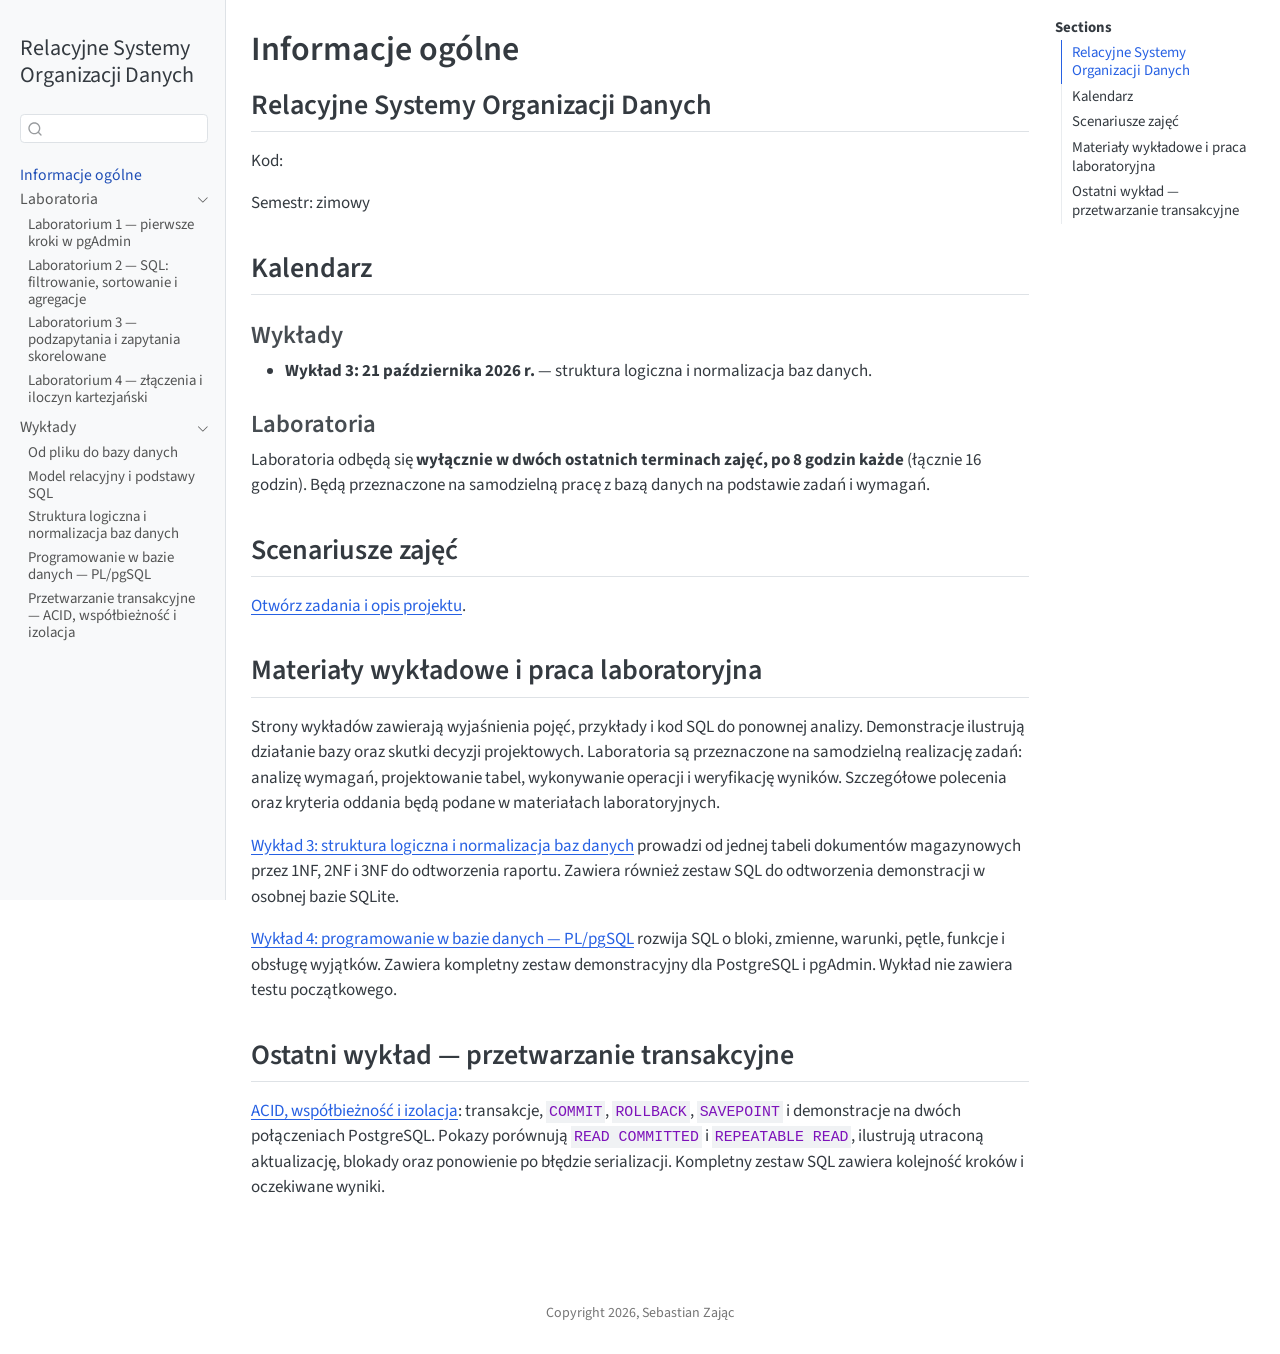
<file: docs/index.html>
<!DOCTYPE html>
<html xmlns="http://www.w3.org/1999/xhtml" lang="en" xml:lang="en"><head>

<meta charset="utf-8">
<meta name="generator" content="quarto-1.11.9">

<meta name="viewport" content="width=device-width, initial-scale=1.0, user-scalable=yes">


<title>Informacje ogólne – Relacyjne Systemy Organizacji Danych</title>
<style>
/* Default styles provided by pandoc.
** See https://pandoc.org/MANUAL.html#variables-for-html for config info.
*/
span.smallcaps{font-variant: small-caps;}
div.columns{display: flex; gap: 1.5em;}
div.column{flex: auto;}
@media screen {
div.columns{gap: min(4vw, 1.5em);}
div.column{overflow-x: auto;}
}
div.hanging-indent{margin-left: 1.5em; text-indent: -1.5em;}
ul.task-list{list-style: none;}
ul.task-list li input[type="checkbox"] {
  width: 0.8em;
  margin: 0 0.8em 0.2em -1em; /* quarto-specific, see https://github.com/quarto-dev/quarto-cli/issues/4556 */ 
  vertical-align: middle;
}
</style>


<script src="site_libs/quarto-nav/quarto-nav.js"></script>
<script src="site_libs/quarto-nav/headroom.min.js"></script>
<script src="site_libs/clipboard/clipboard.min.js"></script>
<script src="site_libs/quarto-search/autocomplete.umd.js"></script>
<script src="site_libs/quarto-search/fuse.min.js"></script>
<script src="site_libs/quarto-search/quarto-search.js"></script>
<meta name="quarto:offset" content="./">
<script src="site_libs/quarto-html/quarto.js" type="module"></script>
<script src="site_libs/quarto-html/tabsets/tabsets.js" type="module"></script>
<script src="site_libs/quarto-html/scrollable-regions/scrollable-regions.js" type="module"></script>
<script src="site_libs/quarto-html/popper.min.js"></script>
<script src="site_libs/quarto-html/tippy.umd.min.js"></script>
<script src="site_libs/quarto-html/anchor.min.js"></script>
<link href="site_libs/quarto-html/tippy.css" rel="stylesheet">
<script src="site_libs/bootstrap/bootstrap.min.js"></script>
<link href="site_libs/bootstrap/bootstrap-icons.css" rel="stylesheet">
<link href="site_libs/bootstrap/bootstrap-e53eac6f3a25f5e6c14afb8711b7faf1.min.css" rel="stylesheet" append-hash="true" id="quarto-bootstrap" data-mode="light">
<script id="quarto-search-options" type="application/json">{
  "location": "sidebar",
  "copy-button": false,
  "collapse-after": 3,
  "panel-placement": "start",
  "type": "textbox",
  "limit": 50,
  "keyboard-shortcut": [
    "f",
    "/",
    "s"
  ],
  "show-item-context": false,
  "language": {
    "search-no-results-text": "No results",
    "search-matching-documents-text": "matching documents",
    "search-copy-link-title": "Copy link to search",
    "search-hide-matches-text": "Hide additional matches",
    "search-more-match-text": "more match in this document",
    "search-more-matches-text": "more matches in this document",
    "search-clear-button-title": "Clear",
    "search-text-placeholder": "",
    "search-detached-cancel-button-title": "Cancel",
    "search-submit-button-title": "Submit",
    "search-label": "Search"
  }
}</script>


<link rel="stylesheet" href="style.css">
</head>

<body class="nav-sidebar docked quarto-light"><a id="quarto-skip-link" class="visually-hidden-focusable" href="#quarto-document-content">Skip to main content</a>

<div id="quarto-search-results"></div>
  <header id="quarto-header" class="headroom fixed-top">
  <nav class="quarto-secondary-nav" aria-label="Toolbar">
    <div class="container-fluid d-flex">
      <button type="button" class="quarto-btn-toggle btn" data-bs-toggle="collapse" role="button" data-bs-target=".quarto-sidebar-collapse-item" aria-controls="quarto-sidebar" aria-expanded="false" aria-label="Toggle sidebar navigation" onclick="if (window.quartoToggleHeadroom) { window.quartoToggleHeadroom(); }">
        <i class="bi bi-layout-text-sidebar-reverse"></i>
      </button>
        <nav class="quarto-page-breadcrumbs" aria-label="Breadcrumbs"><ol class="breadcrumb"><li class="breadcrumb-item"><a href="./index.html">Informacje ogólne</a></li></ol></nav>
        <a class="flex-grow-1" data-bs-toggle="collapse" data-bs-target=".quarto-sidebar-collapse-item" onclick="if (window.quartoToggleHeadroom) { window.quartoToggleHeadroom(); }">      
        </a>
      <button type="button" class="btn quarto-search-button" aria-label="Search" onclick="window.quartoOpenSearch();">
        <i class="bi bi-search"></i>
      </button>
    </div>
  </nav>
</header>
<!-- content -->
<div id="quarto-content" class="quarto-container page-columns page-rows-contents page-layout-article">
<!-- sidebar -->
  <nav id="quarto-sidebar" class="sidebar collapse collapse-horizontal quarto-sidebar-collapse-item sidebar-navigation docked overflow-auto" aria-label="Site">
    <div class="pt-lg-2 mt-2 text-left sidebar-header">
    <div class="sidebar-title mb-0 py-0">
      <a href="./">Relacyjne Systemy Organizacji Danych</a> 
    </div>
      </div>
        <div class="mt-2 flex-shrink-0 align-items-center">
        <div class="sidebar-search">
        <div id="quarto-search" class="" title="Search"></div>
        </div>
        </div>
    <div class="sidebar-menu-container"> 
    <ul class="list-unstyled mt-1">
        <li class="sidebar-item">
  <div class="sidebar-item-container"> 
  <a href="./index.html" class="sidebar-item-text sidebar-link active">
 <span class="menu-text">Informacje ogólne</span></a>
  </div>
</li>
        <li class="sidebar-item sidebar-item-section">
      <div class="sidebar-item-container"> 
            <button type="button" class="sidebar-item-text sidebar-item-toggle sidebar-link text-start" data-bs-toggle="collapse" data-bs-target="#quarto-sidebar-section-1" aria-controls="quarto-sidebar-section-1" aria-expanded="true">
 <span class="menu-text" id="quarto-sidebar-section-1-label">Laboratoria</span><i class="bi bi-chevron-right" aria-hidden="true"></i></button>
      </div>
      <ul id="quarto-sidebar-section-1" aria-labelledby="quarto-sidebar-section-1-label" class="collapse list-unstyled sidebar-section depth1 show">  
          <li class="sidebar-item">
  <div class="sidebar-item-container"> 
  <a href="./laboratorium1.html" class="sidebar-item-text sidebar-link">
 <span class="menu-text">Laboratorium 1 — pierwsze kroki w pgAdmin</span></a>
  </div>
</li>
          <li class="sidebar-item">
  <div class="sidebar-item-container"> 
  <a href="./laboratorium2.html" class="sidebar-item-text sidebar-link">
 <span class="menu-text">Laboratorium 2 — SQL: filtrowanie, sortowanie i agregacje</span></a>
  </div>
</li>
          <li class="sidebar-item">
  <div class="sidebar-item-container"> 
  <a href="./laboratorium3.html" class="sidebar-item-text sidebar-link">
 <span class="menu-text">Laboratorium 3 — podzapytania i zapytania skorelowane</span></a>
  </div>
</li>
          <li class="sidebar-item">
  <div class="sidebar-item-container"> 
  <a href="./laboratorium4.html" class="sidebar-item-text sidebar-link">
 <span class="menu-text">Laboratorium 4 — złączenia i iloczyn kartezjański</span></a>
  </div>
</li>
      </ul>
  </li>
        <li class="sidebar-item sidebar-item-section">
      <div class="sidebar-item-container"> 
            <button type="button" class="sidebar-item-text sidebar-item-toggle sidebar-link text-start" data-bs-toggle="collapse" data-bs-target="#quarto-sidebar-section-2" aria-controls="quarto-sidebar-section-2" aria-expanded="true">
 <span class="menu-text" id="quarto-sidebar-section-2-label">Wykłady</span><i class="bi bi-chevron-right" aria-hidden="true"></i></button>
      </div>
      <ul id="quarto-sidebar-section-2" aria-labelledby="quarto-sidebar-section-2-label" class="collapse list-unstyled sidebar-section depth1 show">  
          <li class="sidebar-item">
  <div class="sidebar-item-container"> 
  <a href="./lectures/wyklad1.html" class="sidebar-item-text sidebar-link">
 <span class="menu-text">Od pliku do bazy danych</span></a>
  </div>
</li>
          <li class="sidebar-item">
  <div class="sidebar-item-container"> 
  <a href="./lectures/wyklad2.html" class="sidebar-item-text sidebar-link">
 <span class="menu-text">Model relacyjny i podstawy SQL</span></a>
  </div>
</li>
          <li class="sidebar-item">
  <div class="sidebar-item-container"> 
  <a href="./lectures/wyklad3.html" class="sidebar-item-text sidebar-link">
 <span class="menu-text">Struktura logiczna i normalizacja baz danych</span></a>
  </div>
</li>
          <li class="sidebar-item">
  <div class="sidebar-item-container"> 
  <a href="./lectures/wyklad4.html" class="sidebar-item-text sidebar-link">
 <span class="menu-text">Programowanie w bazie danych — PL/pgSQL</span></a>
  </div>
</li>
          <li class="sidebar-item">
  <div class="sidebar-item-container"> 
  <a href="./lectures/wyklad5.html" class="sidebar-item-text sidebar-link">
 <span class="menu-text">Przetwarzanie transakcyjne — ACID, współbieżność i izolacja</span></a>
  </div>
</li>
      </ul>
  </li>
    </ul>
    </div>
</nav>
<div id="quarto-sidebar-glass" class="quarto-sidebar-collapse-item" data-bs-toggle="collapse" data-bs-target=".quarto-sidebar-collapse-item"></div>
<!-- margin-sidebar -->
    <div id="quarto-margin-sidebar" class="sidebar margin-sidebar">
        <nav id="TOC" role="doc-toc" aria-labelledby="toc-title" class="toc-active">
    <h2 id="toc-title"><strong>Sections</strong></h2>
   
  <ul class="collapse">
  <li><a href="#relacyjne-systemy-organizacji-danych" id="toc-relacyjne-systemy-organizacji-danych" class="nav-link active" data-scroll-target="#relacyjne-systemy-organizacji-danych">Relacyjne Systemy Organizacji Danych</a></li>
  <li><a href="#kalendarz" id="toc-kalendarz" class="nav-link" data-scroll-target="#kalendarz">Kalendarz</a></li>
  <li><a href="#scenariusze-zajęć" id="toc-scenariusze-zajęć" class="nav-link" data-scroll-target="#scenariusze-zajęć">Scenariusze zajęć</a></li>
  <li><a href="#materiały-wykładowe-i-praca-laboratoryjna" id="toc-materiały-wykładowe-i-praca-laboratoryjna" class="nav-link" data-scroll-target="#materiały-wykładowe-i-praca-laboratoryjna">Materiały wykładowe i praca laboratoryjna</a></li>
  <li><a href="#ostatni-wykład-przetwarzanie-transakcyjne" id="toc-ostatni-wykład-przetwarzanie-transakcyjne" class="nav-link" data-scroll-target="#ostatni-wykład-przetwarzanie-transakcyjne">Ostatni wykład — przetwarzanie transakcyjne</a></li>
  </ul>
</nav>
    </div>
<!-- main -->
<main class="content" id="quarto-document-content" tabindex="-1">

<header id="title-block-header" class="quarto-title-block default">
<div class="quarto-title">
<h1 class="title">Informacje ogólne</h1>
</div>



<div class="quarto-title-meta">

    
  
    
  </div>
  


</header>


<section id="relacyjne-systemy-organizacji-danych" class="level2">
<h2 class="anchored" data-anchor-id="relacyjne-systemy-organizacji-danych">Relacyjne Systemy Organizacji Danych</h2>
<p>Kod:</p>
<p>Semestr: zimowy</p>
</section>
<section id="kalendarz" class="level2">
<h2 class="anchored" data-anchor-id="kalendarz">Kalendarz</h2>
<!-- TODO: uzupełnić na podstawie https://wel.wat.edu.pl/planyzajec/zima/dr__Zajac_Sebastian.htm -->
<section id="wykłady" class="level3">
<h3 class="anchored" data-anchor-id="wykłady">Wykłady</h3>
<ul>
<li><strong>Wykład 3: 21 października 2026 r.</strong> — struktura logiczna i normalizacja baz danych.</li>
</ul>
</section>
<section id="laboratoria" class="level3">
<h3 class="anchored" data-anchor-id="laboratoria">Laboratoria</h3>
<p>Laboratoria odbędą się <strong>wyłącznie w dwóch ostatnich terminach zajęć, po 8 godzin każde</strong> (łącznie 16 godzin). Będą przeznaczone na samodzielną pracę z bazą danych na podstawie zadań i wymagań.</p>
</section>
</section>
<section id="scenariusze-zajęć" class="level2">
<h2 class="anchored" data-anchor-id="scenariusze-zajęć">Scenariusze zajęć</h2>
<p><a href="./scenariusze.html">Otwórz zadania i opis projektu</a>.</p>
</section>
<section id="materiały-wykładowe-i-praca-laboratoryjna" class="level2">
<h2 class="anchored" data-anchor-id="materiały-wykładowe-i-praca-laboratoryjna">Materiały wykładowe i praca laboratoryjna</h2>
<p>Strony wykładów zawierają wyjaśnienia pojęć, przykłady i kod SQL do ponownej analizy. Demonstracje ilustrują działanie bazy oraz skutki decyzji projektowych. Laboratoria są przeznaczone na samodzielną realizację zadań: analizę wymagań, projektowanie tabel, wykonywanie operacji i weryfikację wyników. Szczegółowe polecenia oraz kryteria oddania będą podane w materiałach laboratoryjnych.</p>
<p><a href="./lectures/wyklad3.html">Wykład 3: struktura logiczna i normalizacja baz danych</a> prowadzi od jednej tabeli dokumentów magazynowych przez 1NF, 2NF i 3NF do odtworzenia raportu. Zawiera również zestaw SQL do odtworzenia demonstracji w osobnej bazie SQLite.</p>
<p><a href="./lectures/wyklad4.html">Wykład 4: programowanie w bazie danych — PL/pgSQL</a> rozwija SQL o bloki, zmienne, warunki, pętle, funkcje i obsługę wyjątków. Zawiera kompletny zestaw demonstracyjny dla PostgreSQL i pgAdmin. Wykład nie zawiera testu początkowego.</p>
</section>
<section id="ostatni-wykład-przetwarzanie-transakcyjne" class="level2">
<h2 class="anchored" data-anchor-id="ostatni-wykład-przetwarzanie-transakcyjne">Ostatni wykład — przetwarzanie transakcyjne</h2>
<p><a href="./lectures/wyklad5.html">ACID, współbieżność i izolacja</a>: transakcje, <code>COMMIT</code>, <code>ROLLBACK</code>, <code>SAVEPOINT</code> i demonstracje na dwóch połączeniach PostgreSQL. Pokazy porównują <code>READ COMMITTED</code> i <code>REPEATABLE READ</code>, ilustrują utraconą aktualizację, blokady oraz ponowienie po błędzie serializacji. Kompletny zestaw SQL zawiera kolejność kroków i oczekiwane wyniki.</p>


</section>

</main> <!-- /main -->
<script id="quarto-html-after-body" type="application/javascript">
  window.document.addEventListener("DOMContentLoaded", function (event) {
    const icon = "";
    const anchorJS = new window.AnchorJS();
    anchorJS.options = {
      placement: 'right',
      icon: icon
    };
    anchorJS.add('.anchored');
    const isCodeAnnotation = (el) => {
      for (const clz of el.classList) {
        if (clz.startsWith('code-annotation-')) {                     
          return true;
        }
      }
      return false;
    }
    const onCopySuccess = function(e) {
      // button target
      const button = e.trigger;
      // don't keep focus
      button.blur();
      // flash "checked"
      button.classList.add('code-copy-button-checked');
      var currentTitle = button.getAttribute("title");
      button.setAttribute("title", "Copied!");
      let tooltip;
      if (window.bootstrap) {
        button.setAttribute("data-bs-toggle", "tooltip");
        button.setAttribute("data-bs-placement", "left");
        button.setAttribute("data-bs-title", "Copied!");
        tooltip = new bootstrap.Tooltip(button, 
          { trigger: "manual", 
            customClass: "code-copy-button-tooltip",
            offset: [0, -8]});
        tooltip.show();    
      }
      setTimeout(function() {
        if (tooltip) {
          tooltip.hide();
          button.removeAttribute("data-bs-title");
          button.removeAttribute("data-bs-toggle");
          button.removeAttribute("data-bs-placement");
        }
        button.setAttribute("title", currentTitle);
        button.classList.remove('code-copy-button-checked');
      }, 1000);
      // clear code selection
      e.clearSelection();
    }
    const getTextToCopy = function(trigger) {
      const outerScaffold = trigger.parentElement.cloneNode(true);
      const codeEl = outerScaffold.querySelector('code');
      for (const childEl of codeEl.children) {
        if (isCodeAnnotation(childEl)) {
          childEl.remove();
        }
      }
      return codeEl.innerText;
    }
    const clipboard = new window.ClipboardJS('.code-copy-button:not([data-in-quarto-modal])', {
      text: getTextToCopy
    });
    clipboard.on('success', onCopySuccess);
    if (window.document.getElementById('quarto-embedded-source-code-modal')) {
      const clipboardModal = new window.ClipboardJS('.code-copy-button[data-in-quarto-modal]', {
        text: getTextToCopy,
        container: window.document.getElementById('quarto-embedded-source-code-modal')
      });
      clipboardModal.on('success', onCopySuccess);
    }
      var localhostRegex = new RegExp(/^(?:http|https):\/\/localhost\:?[0-9]*\//);
      var mailtoRegex = new RegExp(/^mailto:/);
        var filterRegex = new RegExp("https:\/\/sebkaz-teaching\.github\.io\/rsod2026");
      const newWindowLabel = "(opens in a new tab)";
      const newWindowNoteId = "quarto-ext-newwindow-label";
      // Links reference one hidden label through aria-describedby, so the
      // announcement never changes their accessible name.
      var describeNewWindow = (link) => {
        if (!window.document.getElementById(newWindowNoteId)) {
          var newWindowNote = window.document.createElement("span");
          newWindowNote.id = newWindowNoteId;
          newWindowNote.hidden = true;
          newWindowNote.textContent = newWindowLabel;
          window.document.body.appendChild(newWindowNote);
        }
        var describedBy = (link.getAttribute("aria-describedby") || "").split(/\s+/).filter(Boolean);
        if (!describedBy.includes(newWindowNoteId)) {
          describedBy.push(newWindowNoteId);
          link.setAttribute("aria-describedby", describedBy.join(" "));
        }
      }
      var isInternal = (href) => {
          return filterRegex.test(href) || localhostRegex.test(href) || mailtoRegex.test(href);
      }
      // Inspect non-navigation links and adorn them if external
      window.quartoDecorateExternalLinks = function (root) {
     var links = (root || window.document).querySelectorAll('a[href]:not(.nav-link):not(.navbar-brand):not(.toc-action):not(.sidebar-link):not(.sidebar-item-toggle):not(.pagination-link):not(.no-external):not([aria-hidden]):not(.dropdown-item):not(.quarto-navigation-tool):not(.about-link)');
      for (var i=0; i<links.length; i++) {
        const link = links[i];
        if (!isInternal(link.href)) {
          // undo the damage that might have been done by quarto-nav.js in the case of
          // links that we want to consider external
          if (link.dataset.originalHref !== undefined) {
            link.href = link.dataset.originalHref;
          }
            // target, if specified
            link.setAttribute("target", "_blank");
            if (link.getAttribute("rel") === null) {
              link.setAttribute("rel", "noopener");
            }
            describeNewWindow(link);
          if (!link.classList.contains('no-external-icon')) {
          }
        }
      }
      };
      window.quartoDecorateExternalLinks(window.document);
    // Esc closes the popup (WCAG 1.4.13) and focus leaving both trigger and
    // popup closes it (WCAG 2.4.11); tippy handles neither for interactive popups.
    const hideOnEscAndFocusOut = {
      name: 'hideOnEscAndFocusOut',
      defaultValue: true,
      fn(instance) {
        const dismiss = () => {
          // A show scheduled by the trigger delay would otherwise reopen it
          instance.clearDelayTimeouts();
          instance.hide();
        };
        const onKeyDown = (event) => {
          if (event.key !== 'Escape') {
            return;
          }
          // Keep Esc from also reaching page handlers (e.g. reveal.js overview),
          // except an open reveal.js slide menu, which Esc should close too.
          // The menu handles keys only when its keyboard option is on.
          const menuHandlesEsc = window.Reveal?.getPlugin?.('menu')?.isOpen() &&
            window.Reveal.getConfig().menu?.keyboard !== false;
          if (!menuHandlesEsc) {
            event.stopPropagation();
          }
          if (instance.popper.contains(window.document.activeElement)) {
            // Disabled while refocusing so the focus trigger does not reopen it
            instance.disable();
            instance.reference.focus();
            instance.enable();
          }
          dismiss();
        };
        const onFocusOut = (event) => {
          const target = event.relatedTarget;
          if (target && !instance.reference.contains(target) &&
              !instance.popper.contains(target)) {
            dismiss();
          }
        };
        // On the trigger too: a click trigger (code-annotations: select) has no
        // blur handling. Attached for the instance's lifetime so leaving the
        // trigger also cancels a show still pending on the trigger delay.
        instance.reference.addEventListener('focusout', onFocusOut);
        return {
          onShow() {
            window.document.addEventListener('keydown', onKeyDown, true);
            instance.popper.addEventListener('focusout', onFocusOut);
          },
          onHide() {
            window.document.removeEventListener('keydown', onKeyDown, true);
            instance.popper.removeEventListener('focusout', onFocusOut);
          },
          onDestroy() {
            instance.reference.removeEventListener('focusout', onFocusOut);
          },
        };
      },
    };
    function tippyHover(el, contentFn, onTriggerFn, onUntriggerFn) {
      const config = {
        allowHTML: true,
        maxWidth: 500,
        delay: 100,
        arrow: false,
        appendTo: function(el) {
            return el.parentElement;
        },
        interactive: true,
        interactiveBorder: 10,
        theme: 'quarto',
        placement: 'bottom-start',
        plugins: [hideOnEscAndFocusOut],
      };
      if (contentFn) {
        config.content = contentFn;
      }
      if (onTriggerFn) {
        config.onTrigger = onTriggerFn;
      }
      if (onUntriggerFn) {
        config.onUntrigger = onUntriggerFn;
      }
      window.tippy(el, config); 
    }
    const noterefs = window.document.querySelectorAll('a[role="doc-noteref"]');
    for (var i=0; i<noterefs.length; i++) {
      const ref = noterefs[i];
      tippyHover(ref, function() {
        // use id or data attribute instead here
        let href = ref.getAttribute('data-footnote-href') || ref.getAttribute('href');
        try { href = new URL(href).hash; } catch {}
        const id = href.replace(/^#\/?/, "");
        const note = window.document.getElementById(id);
        if (note) {
          return note.innerHTML;
        } else {
          return "";
        }
      });
    }
    const xrefs = window.document.querySelectorAll('a.quarto-xref');
    const processXRef = (id, note) => {
      // Strip column container classes
      const stripColumnClz = (el) => {
        el.classList.remove("page-full", "page-columns");
        if (el.children) {
          for (const child of el.children) {
            stripColumnClz(child);
          }
        }
      }
      stripColumnClz(note)
      if (id === null || id.startsWith('sec-')) {
        // Special case sections, only their first couple elements
        const container = document.createElement("div");
        if (note.children && note.children.length > 2) {
          container.appendChild(note.children[0].cloneNode(true));
          for (let i = 1; i < note.children.length; i++) {
            const child = note.children[i];
            if (child.tagName === "P" && child.innerText === "") {
              continue;
            } else {
              container.appendChild(child.cloneNode(true));
              break;
            }
          }
          if (window.Quarto?.typesetMath) {
            window.Quarto.typesetMath(container);
          }
          return container.innerHTML
        } else {
          if (window.Quarto?.typesetMath) {
            window.Quarto.typesetMath(note);
          }
          return note.innerHTML;
        }
      } else {
        // Remove any anchor links if they are present
        const anchorLink = note.querySelector('a.anchorjs-link');
        if (anchorLink) {
          anchorLink.remove();
        }
        if (window.Quarto?.typesetMath) {
          window.Quarto.typesetMath(note);
        }
        if (note.classList.contains("callout")) {
          return note.outerHTML;
        } else {
          return note.innerHTML;
        }
      }
    }
    for (var i=0; i<xrefs.length; i++) {
      const xref = xrefs[i];
      tippyHover(xref, undefined, function(instance) {
        instance.disable();
        let url = xref.getAttribute('href');
        let hash = undefined; 
        if (url.startsWith('#')) {
          hash = url;
        } else {
          try { hash = new URL(url).hash; } catch {}
        }
        if (hash) {
          const id = hash.replace(/^#\/?/, "");
          const note = window.document.getElementById(id);
          if (note !== null) {
            try {
              const html = processXRef(id, note.cloneNode(true));
              instance.setContent(html);
            } finally {
              instance.enable();
              instance.show();
            }
          } else {
            // See if we can fetch this
            fetch(url.split('#')[0])
            .then(res => res.text())
            .then(html => {
              const parser = new DOMParser();
              const htmlDoc = parser.parseFromString(html, "text/html");
              const note = htmlDoc.getElementById(id);
              if (note !== null) {
                const html = processXRef(id, note);
                instance.setContent(html);
              } 
            }).finally(() => {
              instance.enable();
              instance.show();
            });
          }
        } else {
          // See if we can fetch a full url (with no hash to target)
          // This is a special case and we should probably do some content thinning / targeting
          fetch(url)
          .then(res => res.text())
          .then(html => {
            const parser = new DOMParser();
            const htmlDoc = parser.parseFromString(html, "text/html");
            const note = htmlDoc.querySelector('main.content');
            if (note !== null) {
              // This should only happen for chapter cross references
              // (since there is no id in the URL)
              // remove the first header
              if (note.children.length > 0 && note.children[0].tagName === "HEADER") {
                note.children[0].remove();
              }
              const html = processXRef(null, note);
              instance.setContent(html);
            } 
          }).finally(() => {
            instance.enable();
            instance.show();
          });
        }
      }, function(instance) {
      });
    }
        let selectedAnnoteEl;
        const selectorForAnnotation = ( cell, annotation) => {
          let cellAttr = 'data-code-cell="' + cell + '"';
          let lineAttr = 'data-code-annotation="' +  annotation + '"';
          const selector = 'span[' + cellAttr + '][' + lineAttr + ']';
          return selector;
        }
        const selectCodeLines = (annoteEl) => {
          const doc = window.document;
          const targetCell = annoteEl.getAttribute("data-target-cell");
          const targetAnnotation = annoteEl.getAttribute("data-target-annotation");
          const annoteSpan = window.document.querySelector(selectorForAnnotation(targetCell, targetAnnotation));
          const lines = annoteSpan.getAttribute("data-code-lines").split(",");
          const lineIds = lines.map((line) => {
            return targetCell + "-" + line;
          })
          // Each band is positioned against its own containing block, which is
          // not the offsetParent of the lines, so place it from client rects.
          const placeBand = (band, firstEl, lastEl, codeBlock) => {
            const container = band.offsetParent;
            if (container === null) {
              return;
            }
            const containerRect = container.getBoundingClientRect();
            // Reveal.js scales slides with a transform, so convert client
            // pixels back to the CSS pixels of the container.
            const scale = containerRect.height / container.offsetHeight || 1;
            const firstRect = firstEl.getBoundingClientRect();
            const lastRect = lastEl.getBoundingClientRect();
            const top = (firstRect.top - containerRect.top) / scale - container.clientTop + container.scrollTop;
            const height = (lastRect.bottom - firstRect.top) / scale;
            band.style.top = top - 2 + "px";
            band.style.height = height + 4 + "px";
            if (codeBlock) {
              // Without the copy button wrapper, the containing block is wider
              // than the code block, so span the code block explicitly.
              const blockRect = codeBlock.getBoundingClientRect();
              band.style.left = (blockRect.left - containerRect.left) / scale - container.clientLeft + container.scrollLeft + "px";
              band.style.width = blockRect.width / scale + "px";
            }
          };
          if (lineIds.length > 0) {
            const el = window.document.getElementById(lineIds[0]);
            const lastEl = window.document.getElementById(lineIds[lineIds.length - 1]);
            const parent = el.parentElement.parentElement;
            // cook up a div (if necessary) and position it
            let div = window.document.getElementById("code-annotation-line-highlight");
            if (div === null) {
              div = window.document.createElement("div");
              div.setAttribute("id", "code-annotation-line-highlight");
              div.style.position = 'absolute';
              parent.appendChild(div);
            }
            placeBand(div, el, lastEl, parent.closest("div.sourceCode") || parent);
            let gutterDiv = window.document.getElementById("code-annotation-line-highlight-gutter");
            if (gutterDiv === null) {
              gutterDiv = window.document.createElement("div");
              gutterDiv.setAttribute("id", "code-annotation-line-highlight-gutter");
              gutterDiv.style.position = 'absolute';
              const codeCell = window.document.getElementById(targetCell);
              const gutter = codeCell.querySelector('.code-annotation-gutter');
              gutter.appendChild(gutterDiv);
            }
            placeBand(gutterDiv, el, lastEl);
            selectedAnnoteEl = annoteEl;
          }
        };
        const unselectCodeLines = () => {
          const elementsIds = ["code-annotation-line-highlight", "code-annotation-line-highlight-gutter"];
          elementsIds.forEach((elId) => {
            const div = window.document.getElementById(elId);
            if (div) {
              div.remove();
            }
          });
          selectedAnnoteEl = undefined;
        };
          // Handle positioning of the toggle
      window.addEventListener(
        "resize",
        throttle(() => {
          elRect = undefined;
          if (selectedAnnoteEl) {
            selectCodeLines(selectedAnnoteEl);
          }
        }, 10)
      );
      function throttle(fn, ms) {
      let throttle = false;
      let timer;
        return (...args) => {
          if(!throttle) { // first call gets through
              fn.apply(this, args);
              throttle = true;
          } else { // all the others get throttled
              if(timer) clearTimeout(timer); // cancel #2
              timer = setTimeout(() => {
                fn.apply(this, args);
                timer = throttle = false;
              }, ms);
          }
        };
      }
        // Attach click handler to the DT
        const annoteDls = window.document.querySelectorAll('dt[data-target-cell]');
        for (const annoteDlNode of annoteDls) {
          annoteDlNode.addEventListener('click', (event) => {
            const clickedEl = event.target;
            if (clickedEl !== selectedAnnoteEl) {
              unselectCodeLines();
              const activeEl = window.document.querySelector('dt[data-target-cell].code-annotation-active');
              if (activeEl) {
                activeEl.classList.remove('code-annotation-active');
              }
              selectCodeLines(clickedEl);
              clickedEl.classList.add('code-annotation-active');
            } else {
              // Unselect the line
              unselectCodeLines();
              clickedEl.classList.remove('code-annotation-active');
            }
          });
        }
    const findCites = (el) => {
      const parentEl = el.parentElement;
      if (parentEl) {
        const cites = parentEl.dataset.cites;
        if (cites) {
          return {
            el,
            cites: cites.split(' ')
          };
        } else {
          return findCites(el.parentElement)
        }
      } else {
        return undefined;
      }
    };
    var bibliorefs = window.document.querySelectorAll('a[role="doc-biblioref"]');
    for (var i=0; i<bibliorefs.length; i++) {
      const ref = bibliorefs[i];
      const citeInfo = findCites(ref);
      if (citeInfo) {
        tippyHover(citeInfo.el, function() {
          var popup = window.document.createElement('div');
          citeInfo.cites.forEach(function(cite) {
            var citeDiv = window.document.createElement('div');
            citeDiv.classList.add('hanging-indent');
            citeDiv.classList.add('csl-entry');
            var biblioDiv = window.document.getElementById('ref-' + cite);
            if (biblioDiv) {
              citeDiv.innerHTML = biblioDiv.innerHTML;
            }
            popup.appendChild(citeDiv);
          });
          return popup.innerHTML;
        });
      }
    }
  });
  </script>
  <script type="application/javascript">
  window.quartoScrollableRegionsLabels = {"code":"Scrollable code","output":"Scrollable output"};
  </script>
</div> <!-- /content -->
<footer class="footer">
  <div class="nav-footer">
    <div class="nav-footer-left">
      &nbsp;
    </div>   
    <div class="nav-footer-center">
<p>Copyright 2026, Sebastian Zając</p>
</div>
    <div class="nav-footer-right">
      &nbsp;
    </div>
  </div>
</footer>




</body></html>
</file>
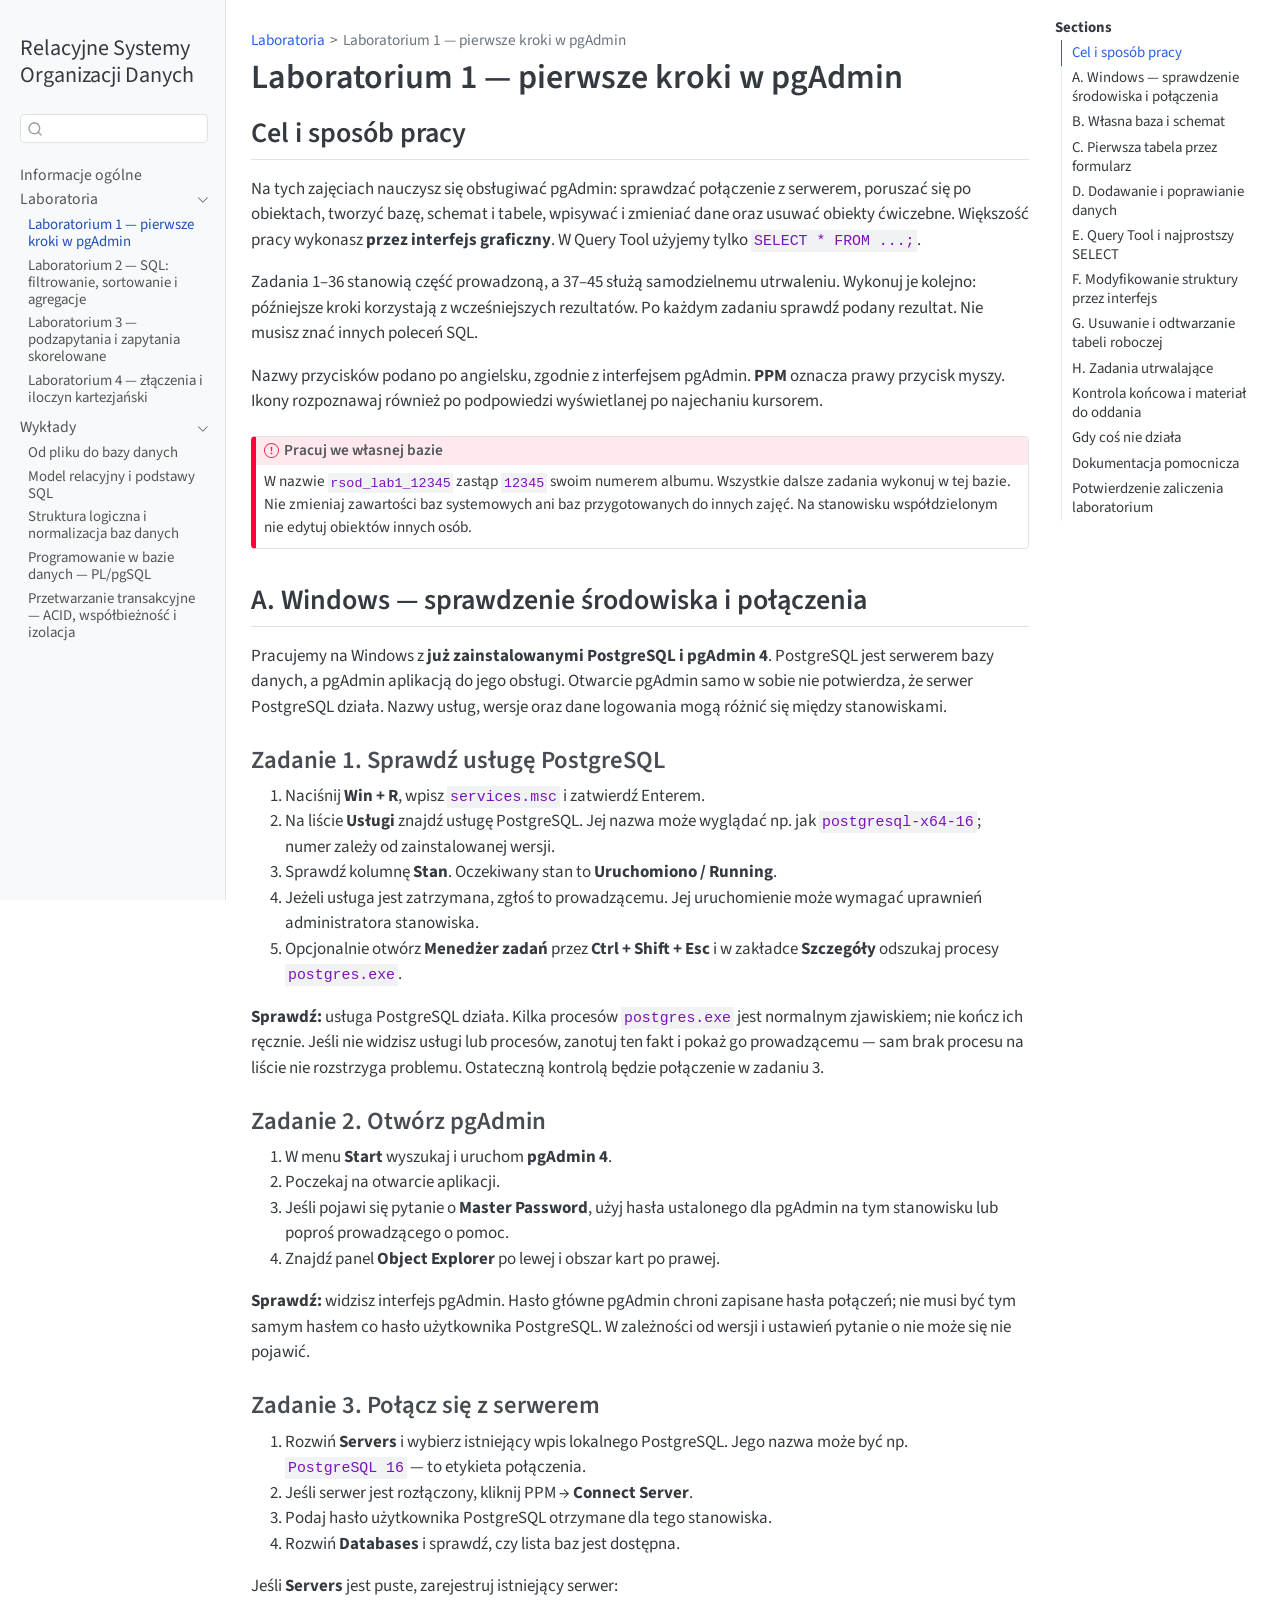
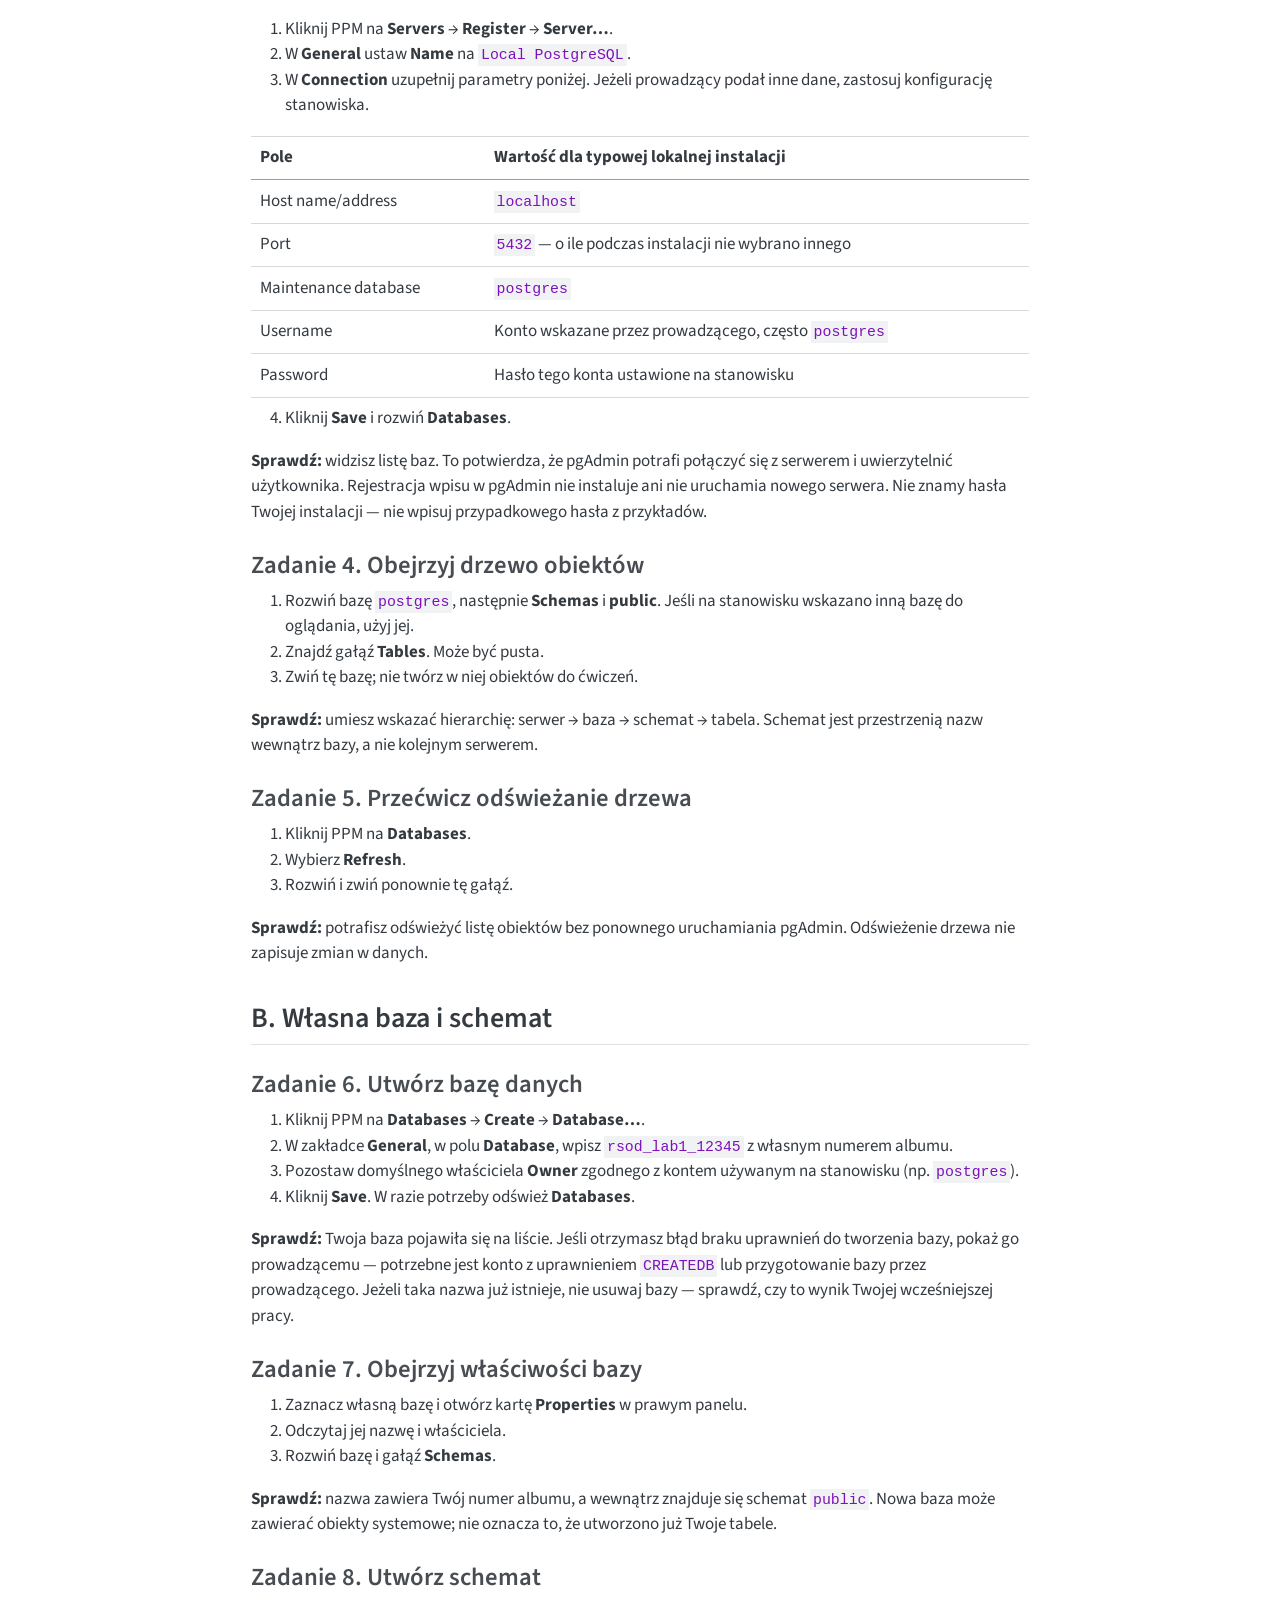
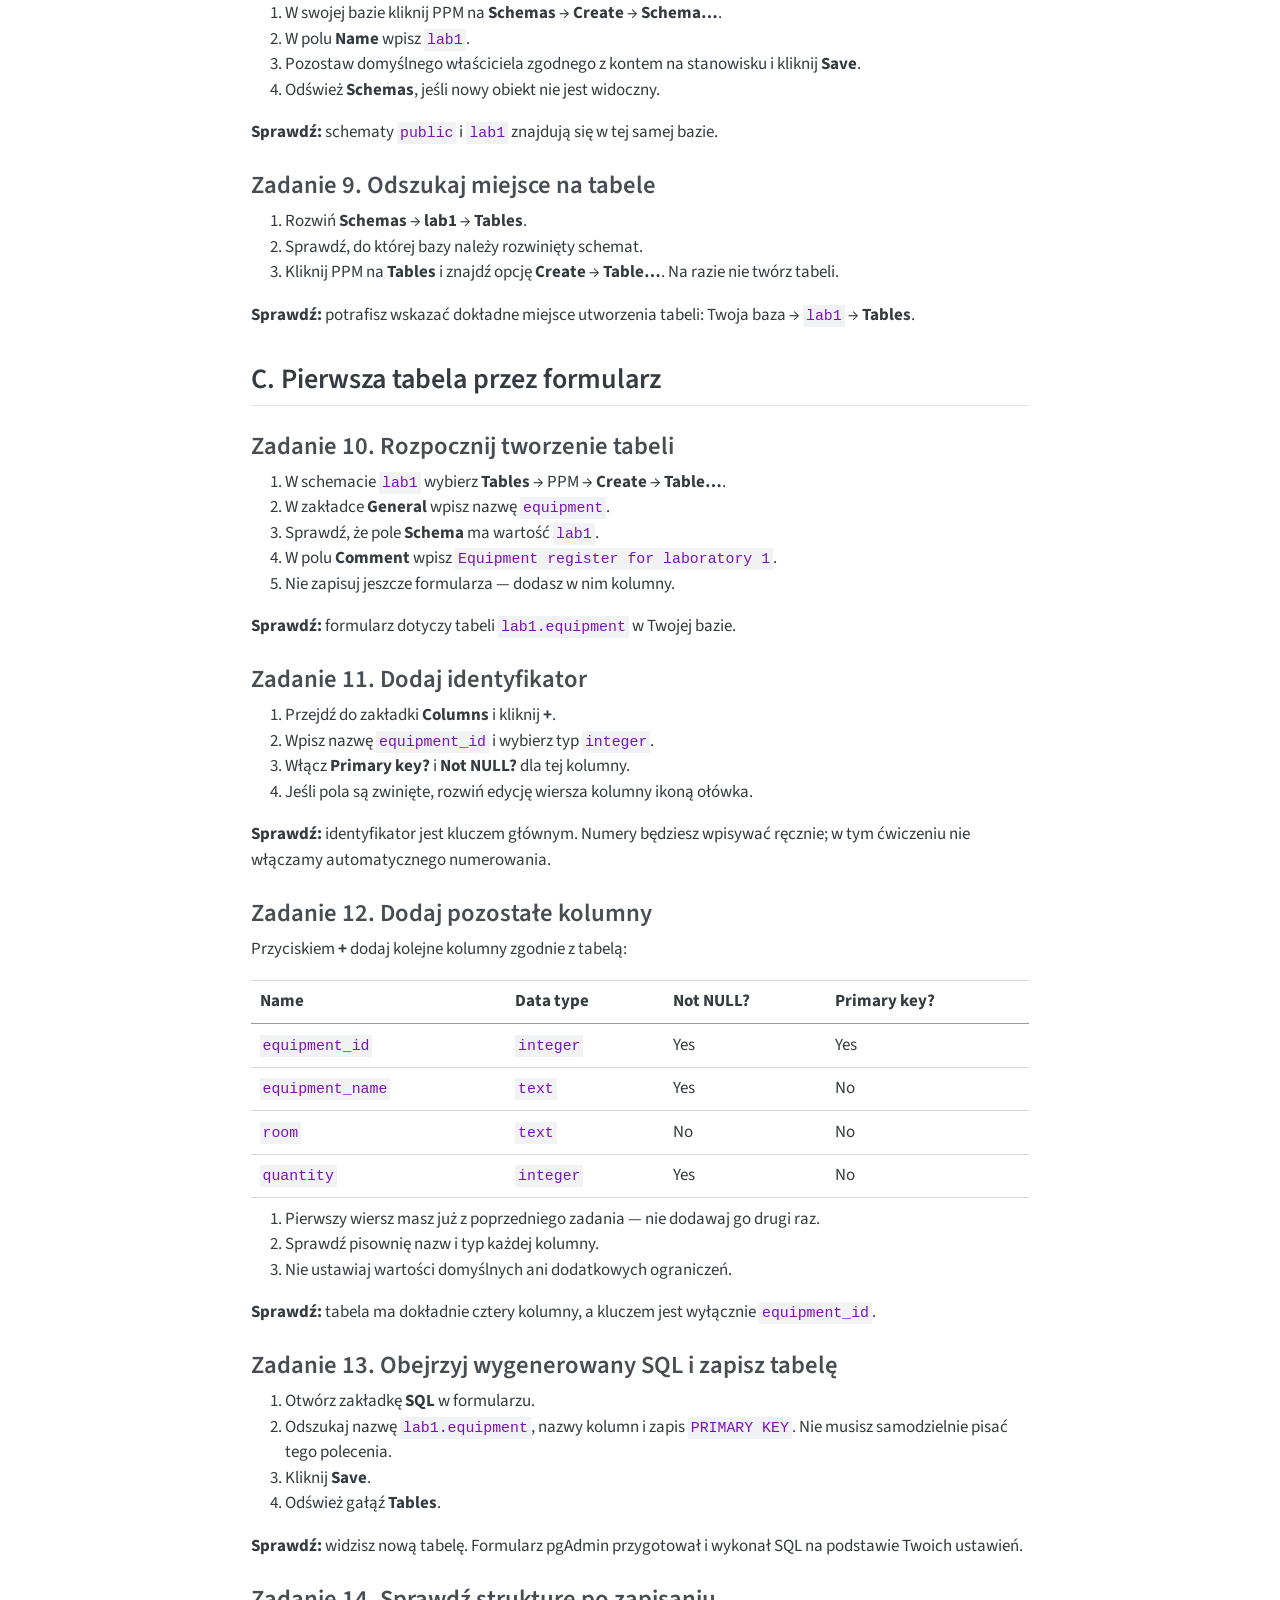
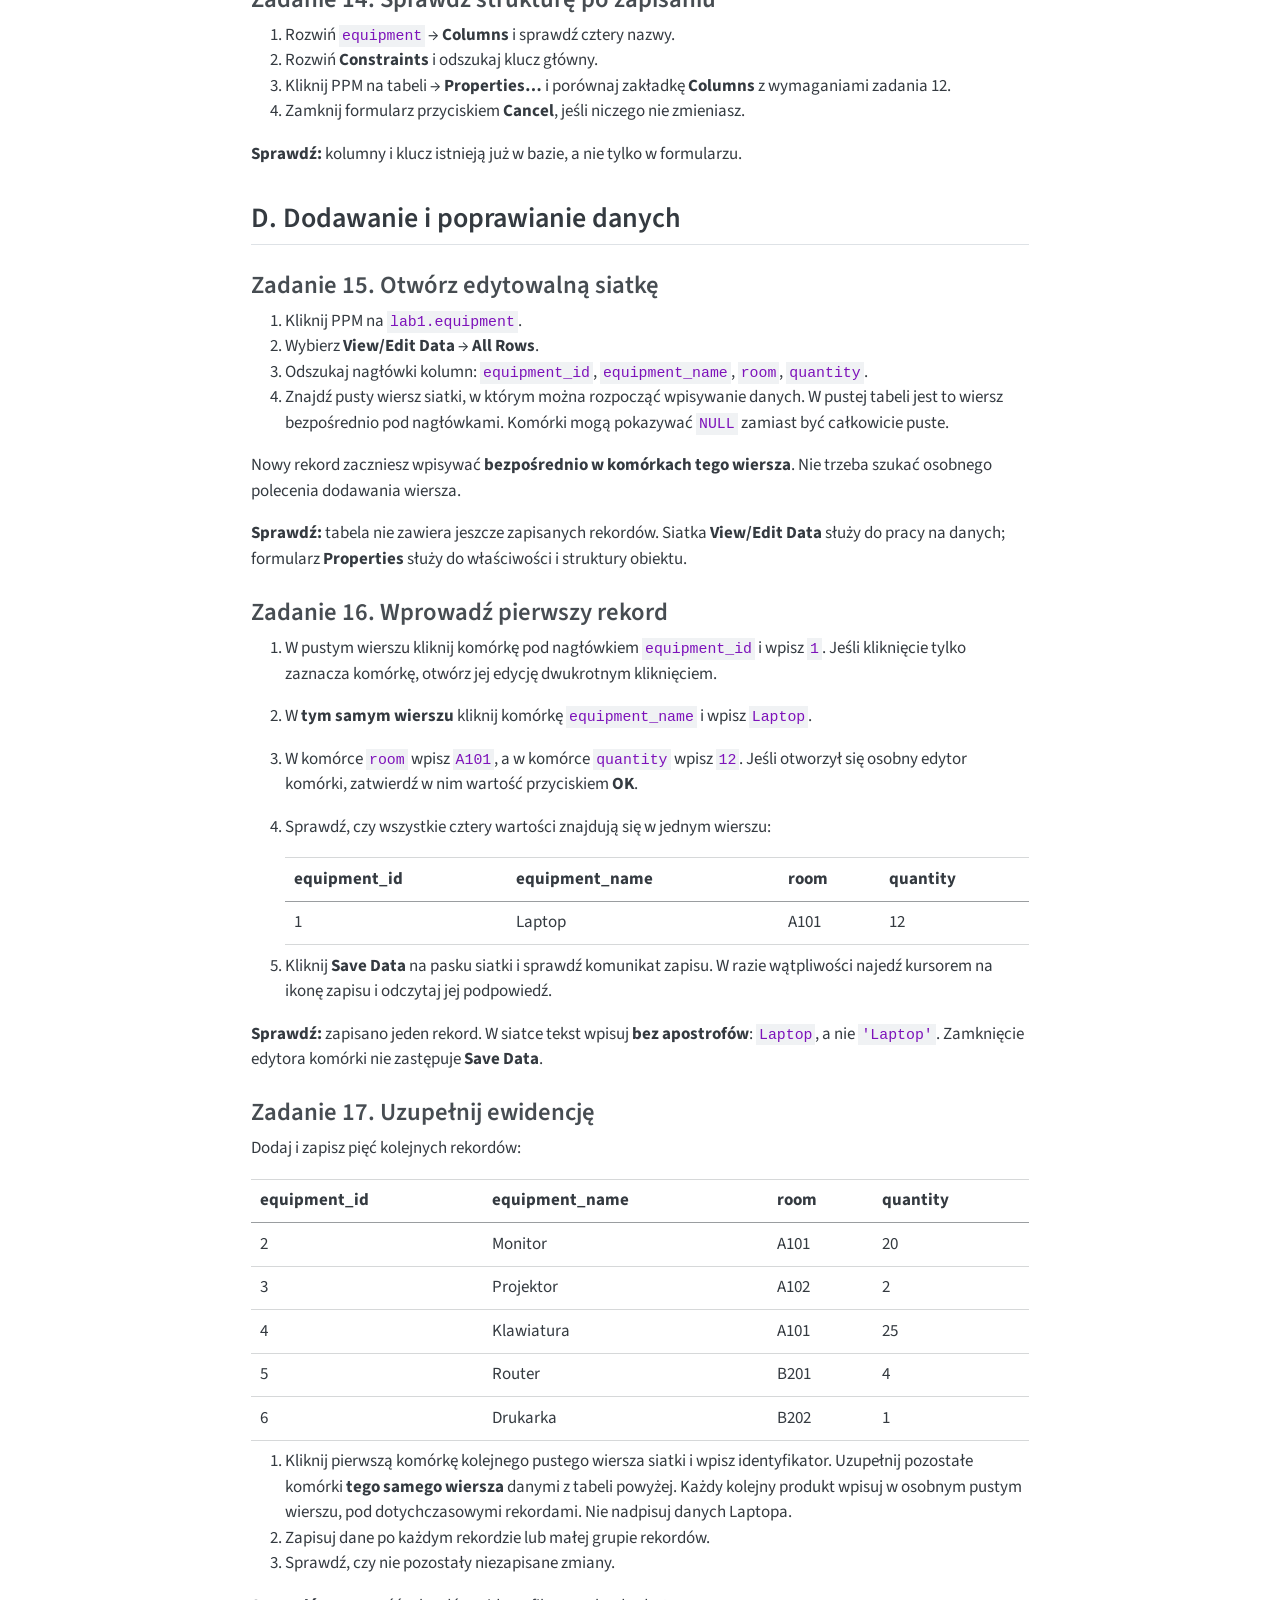
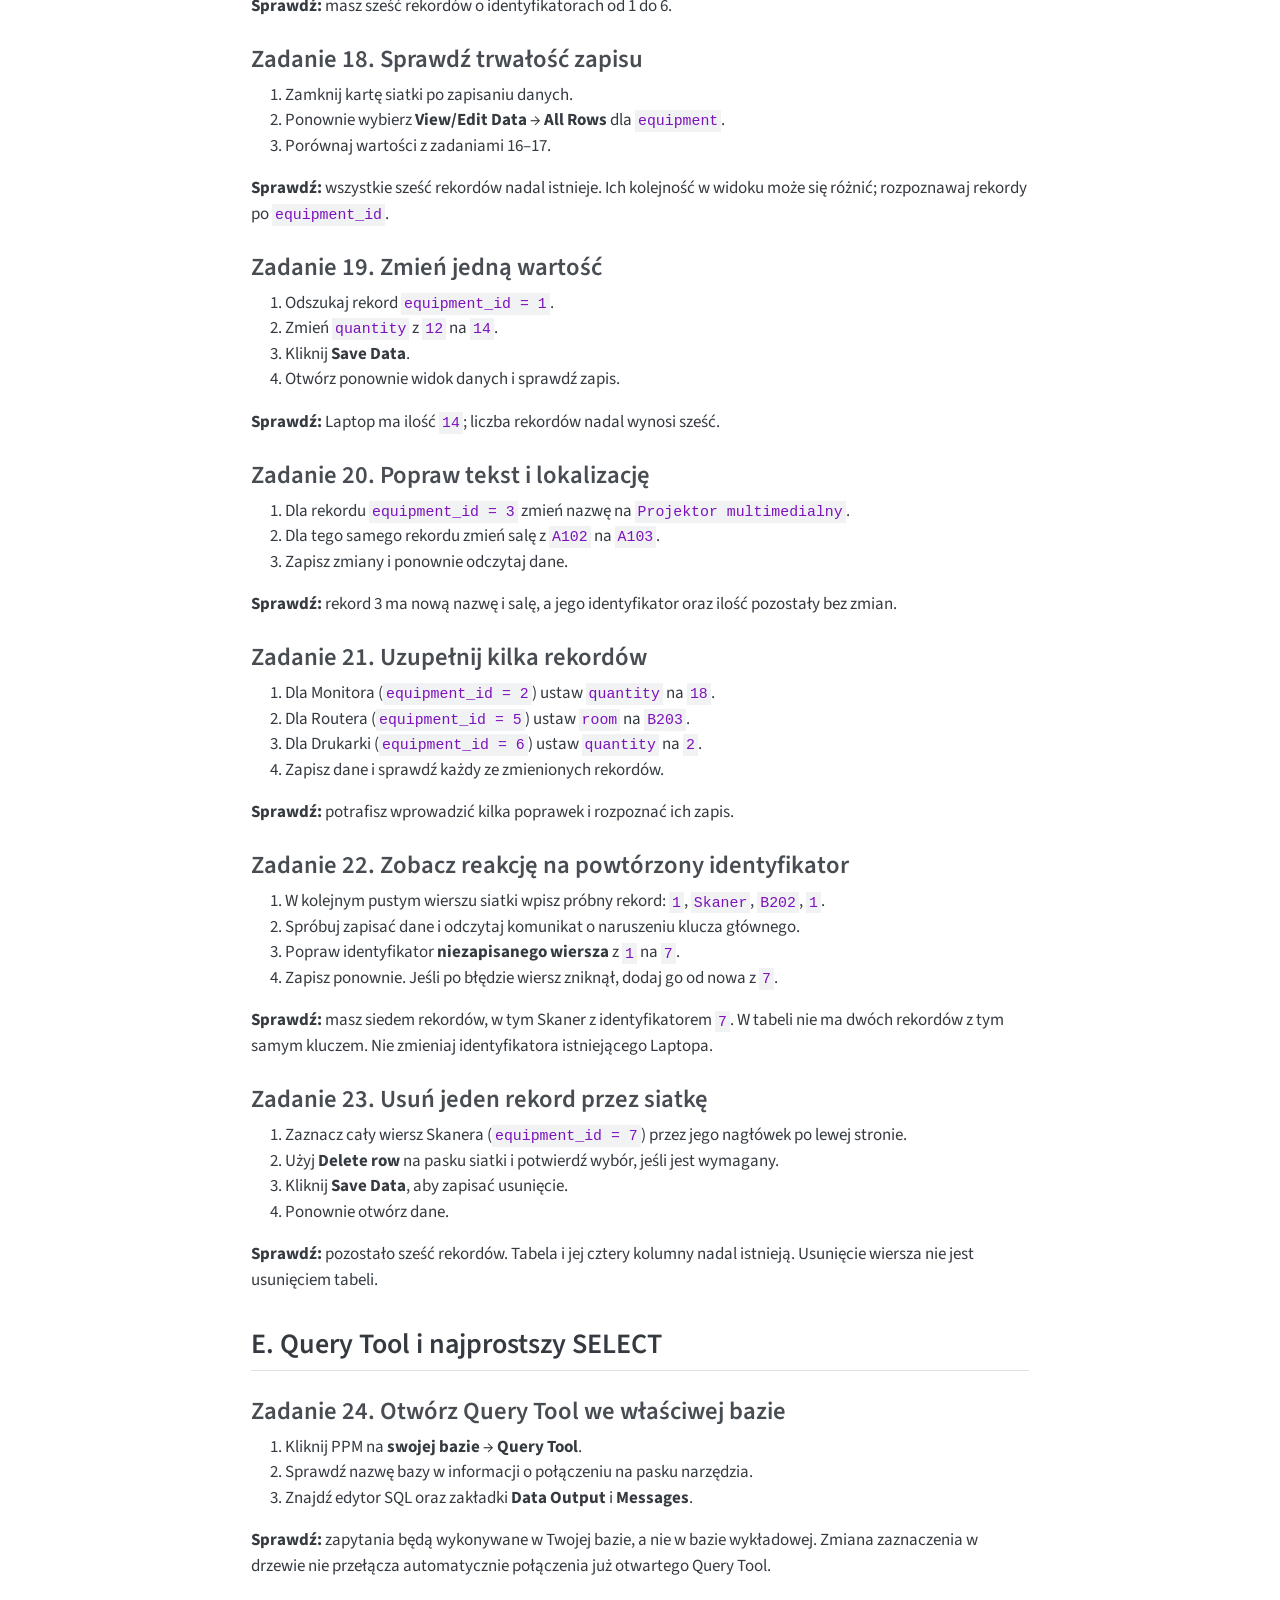
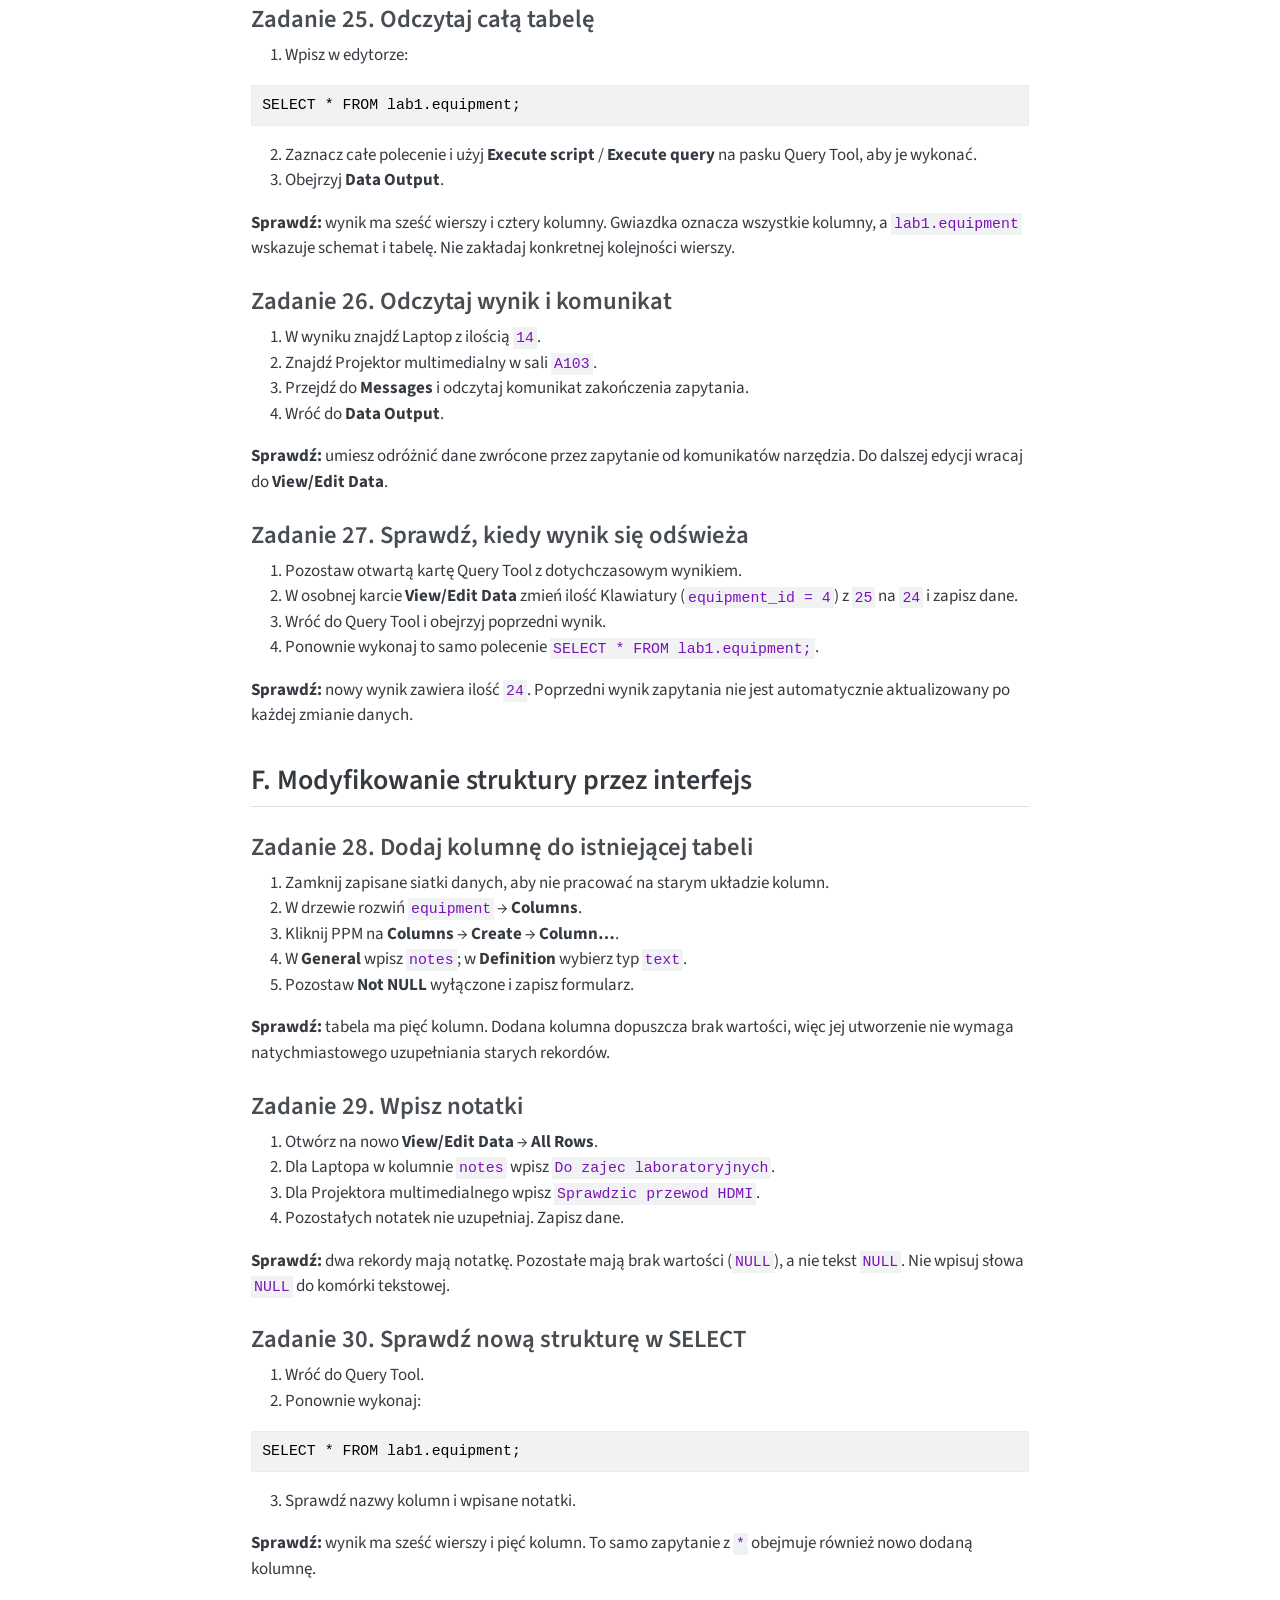
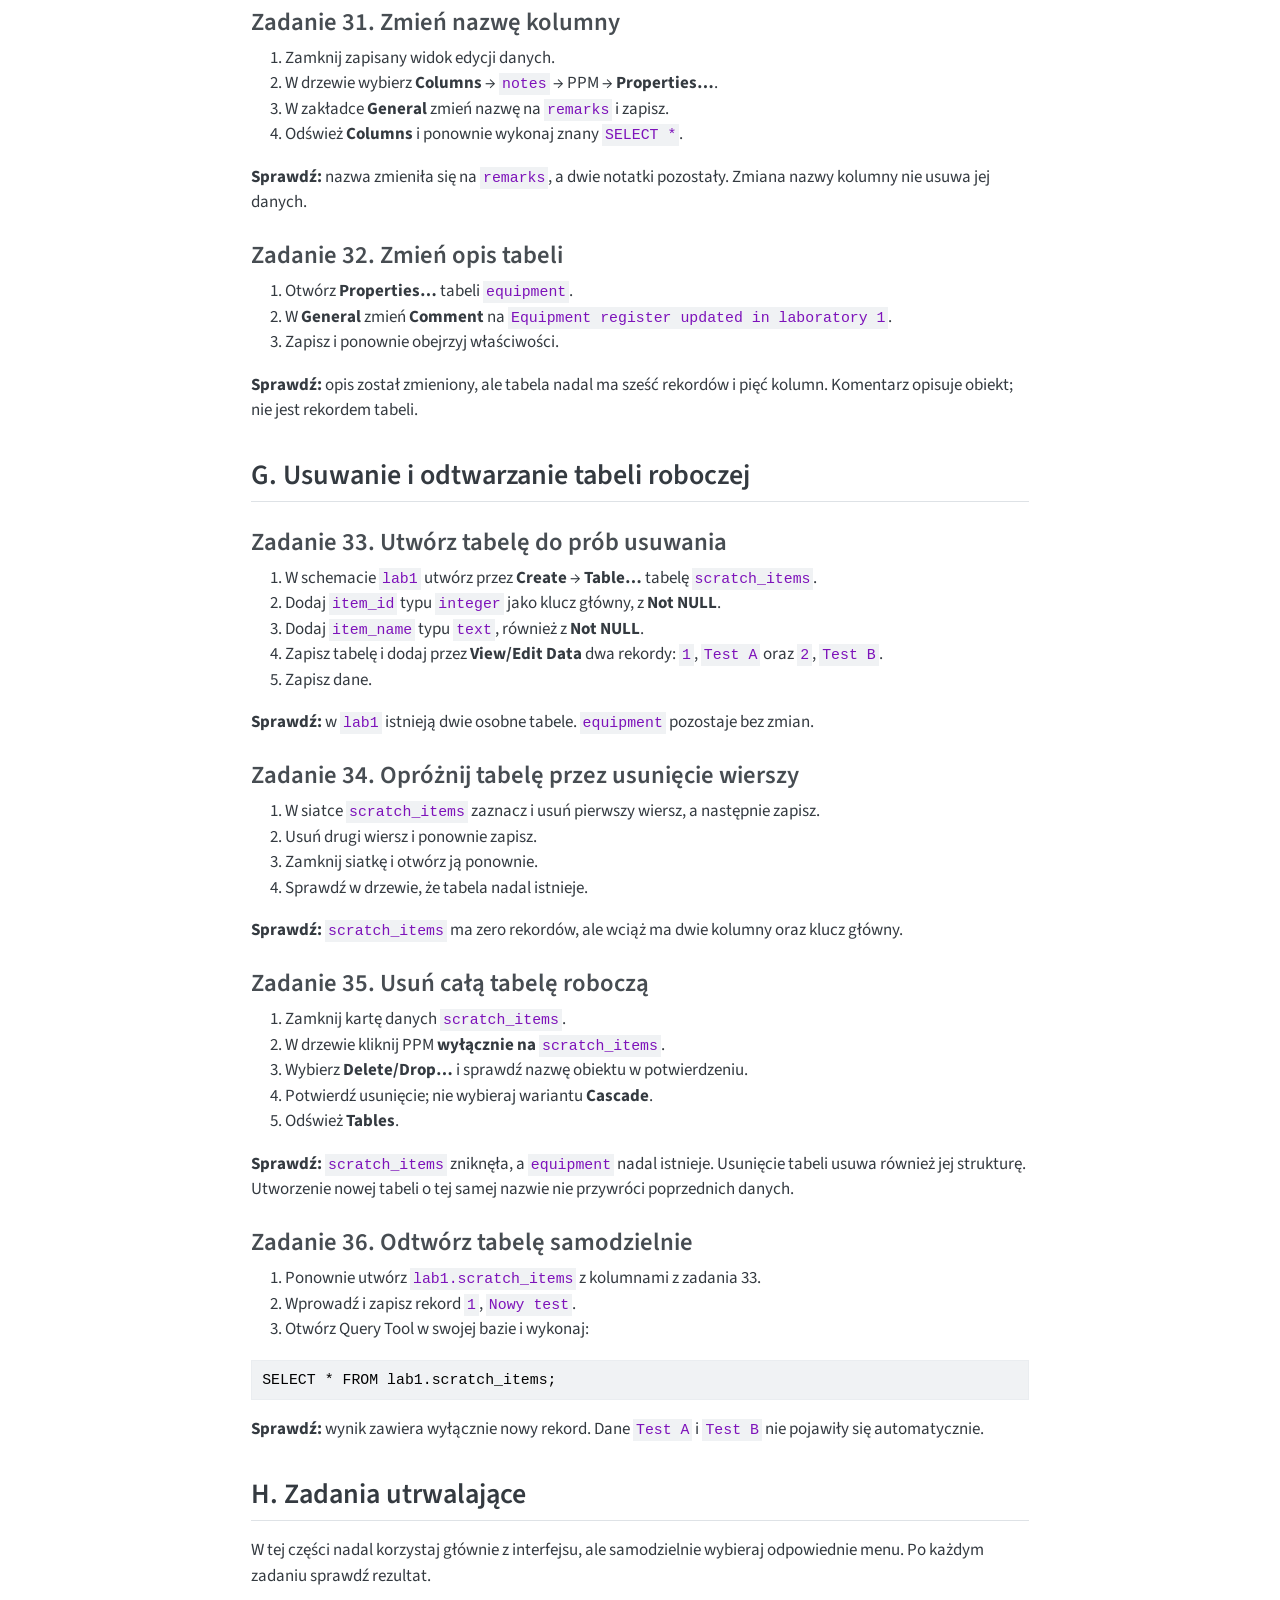
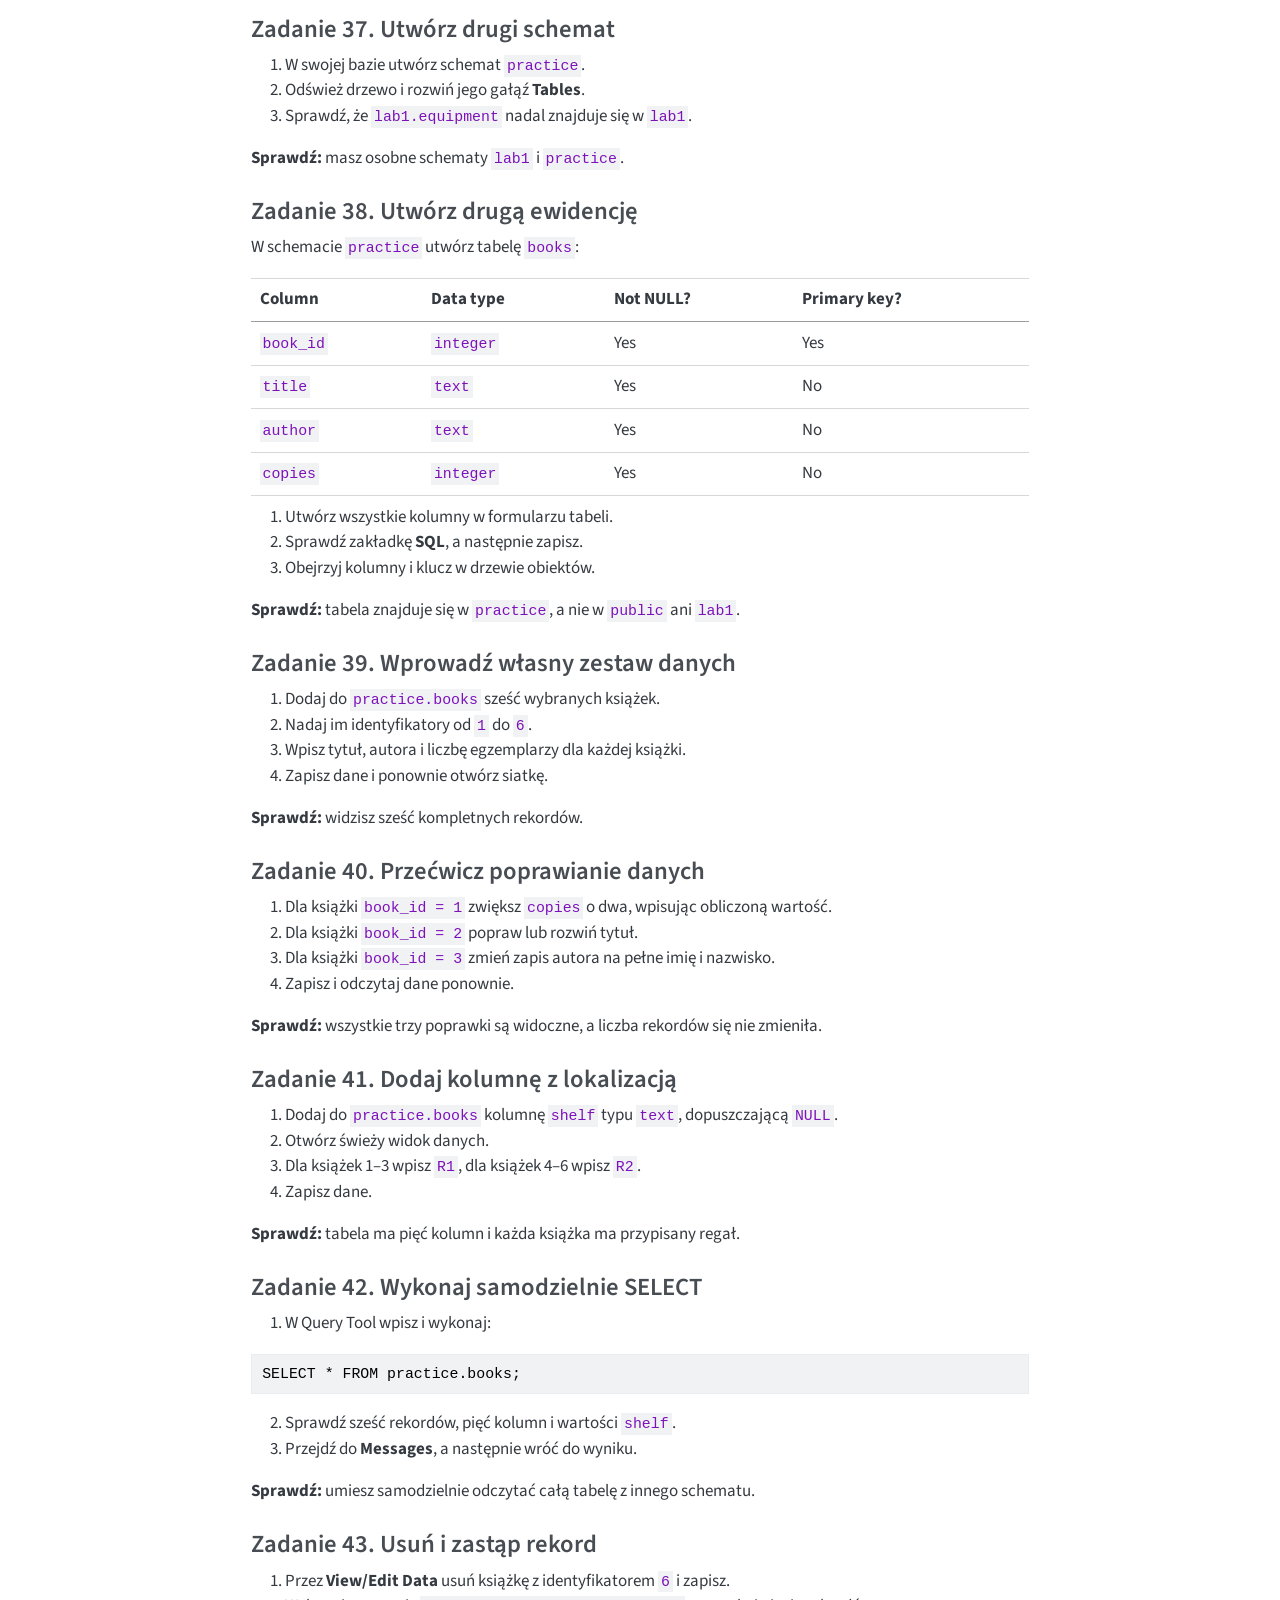
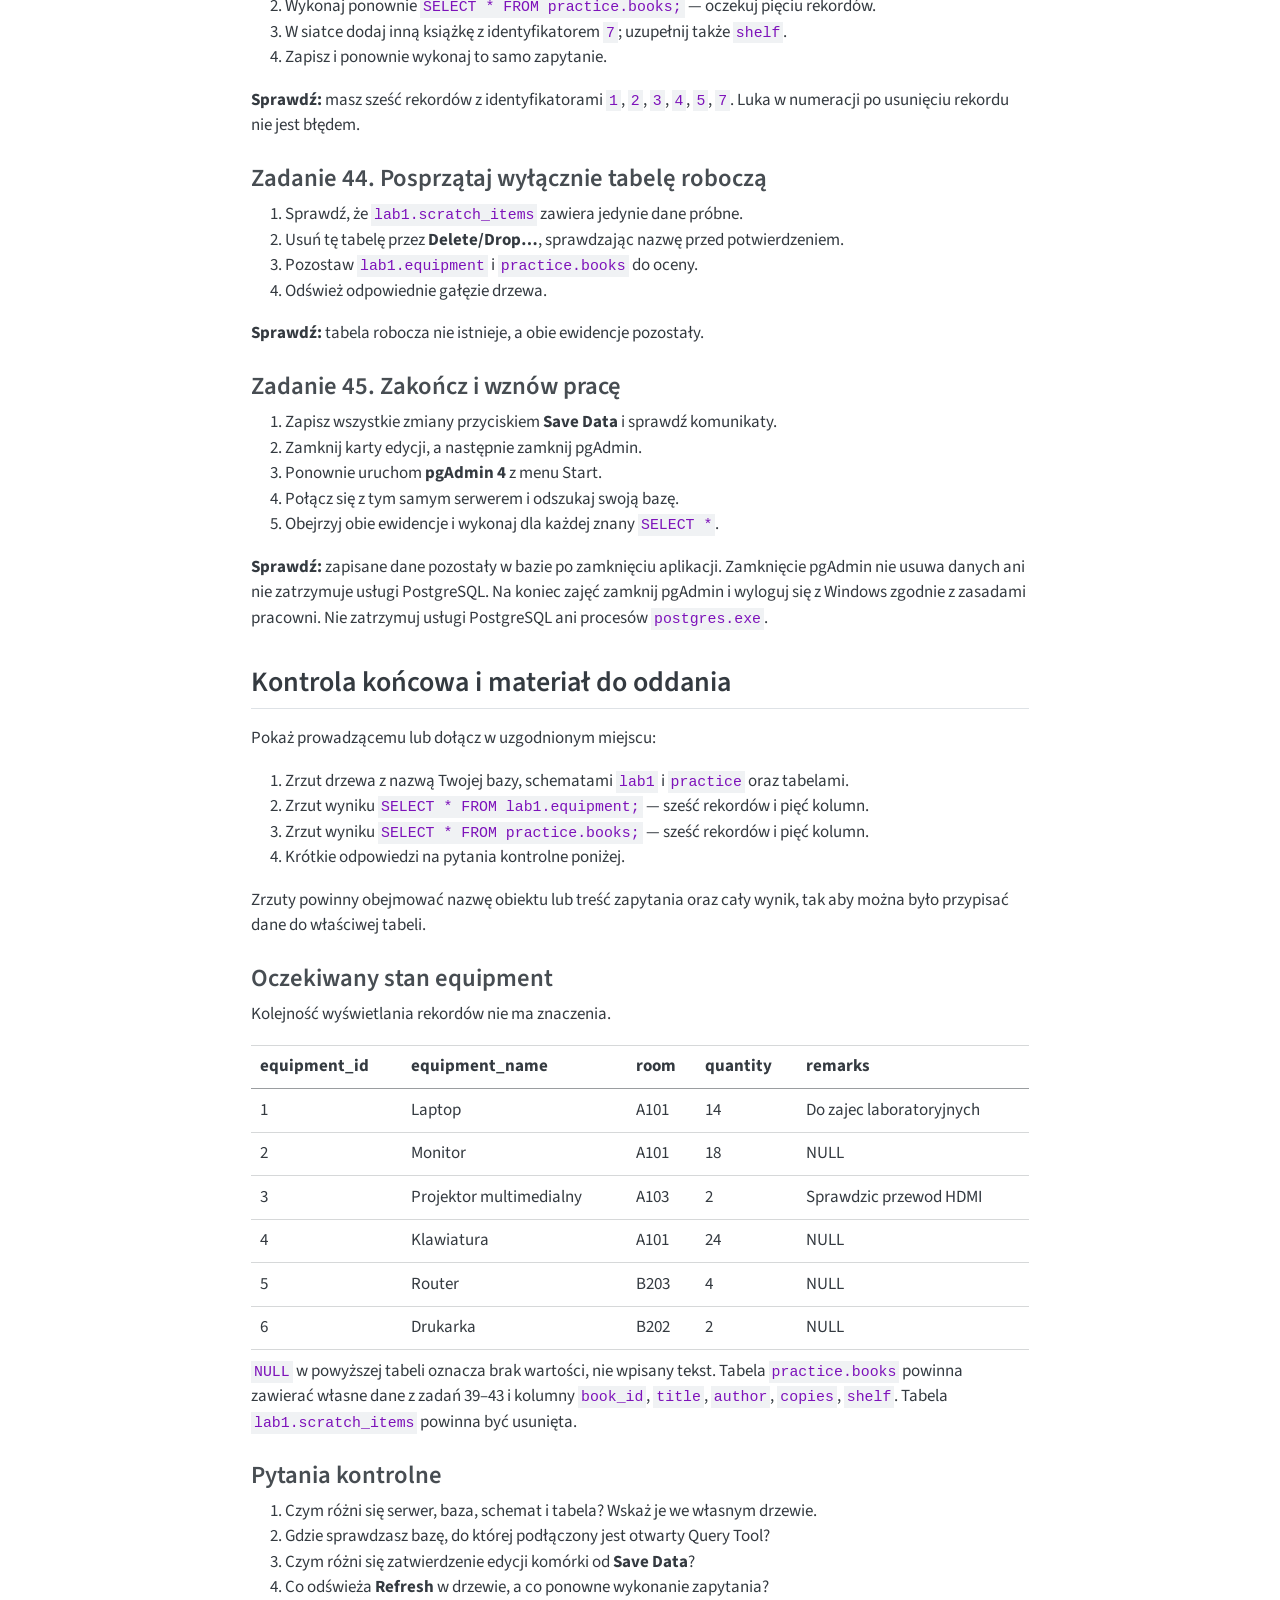
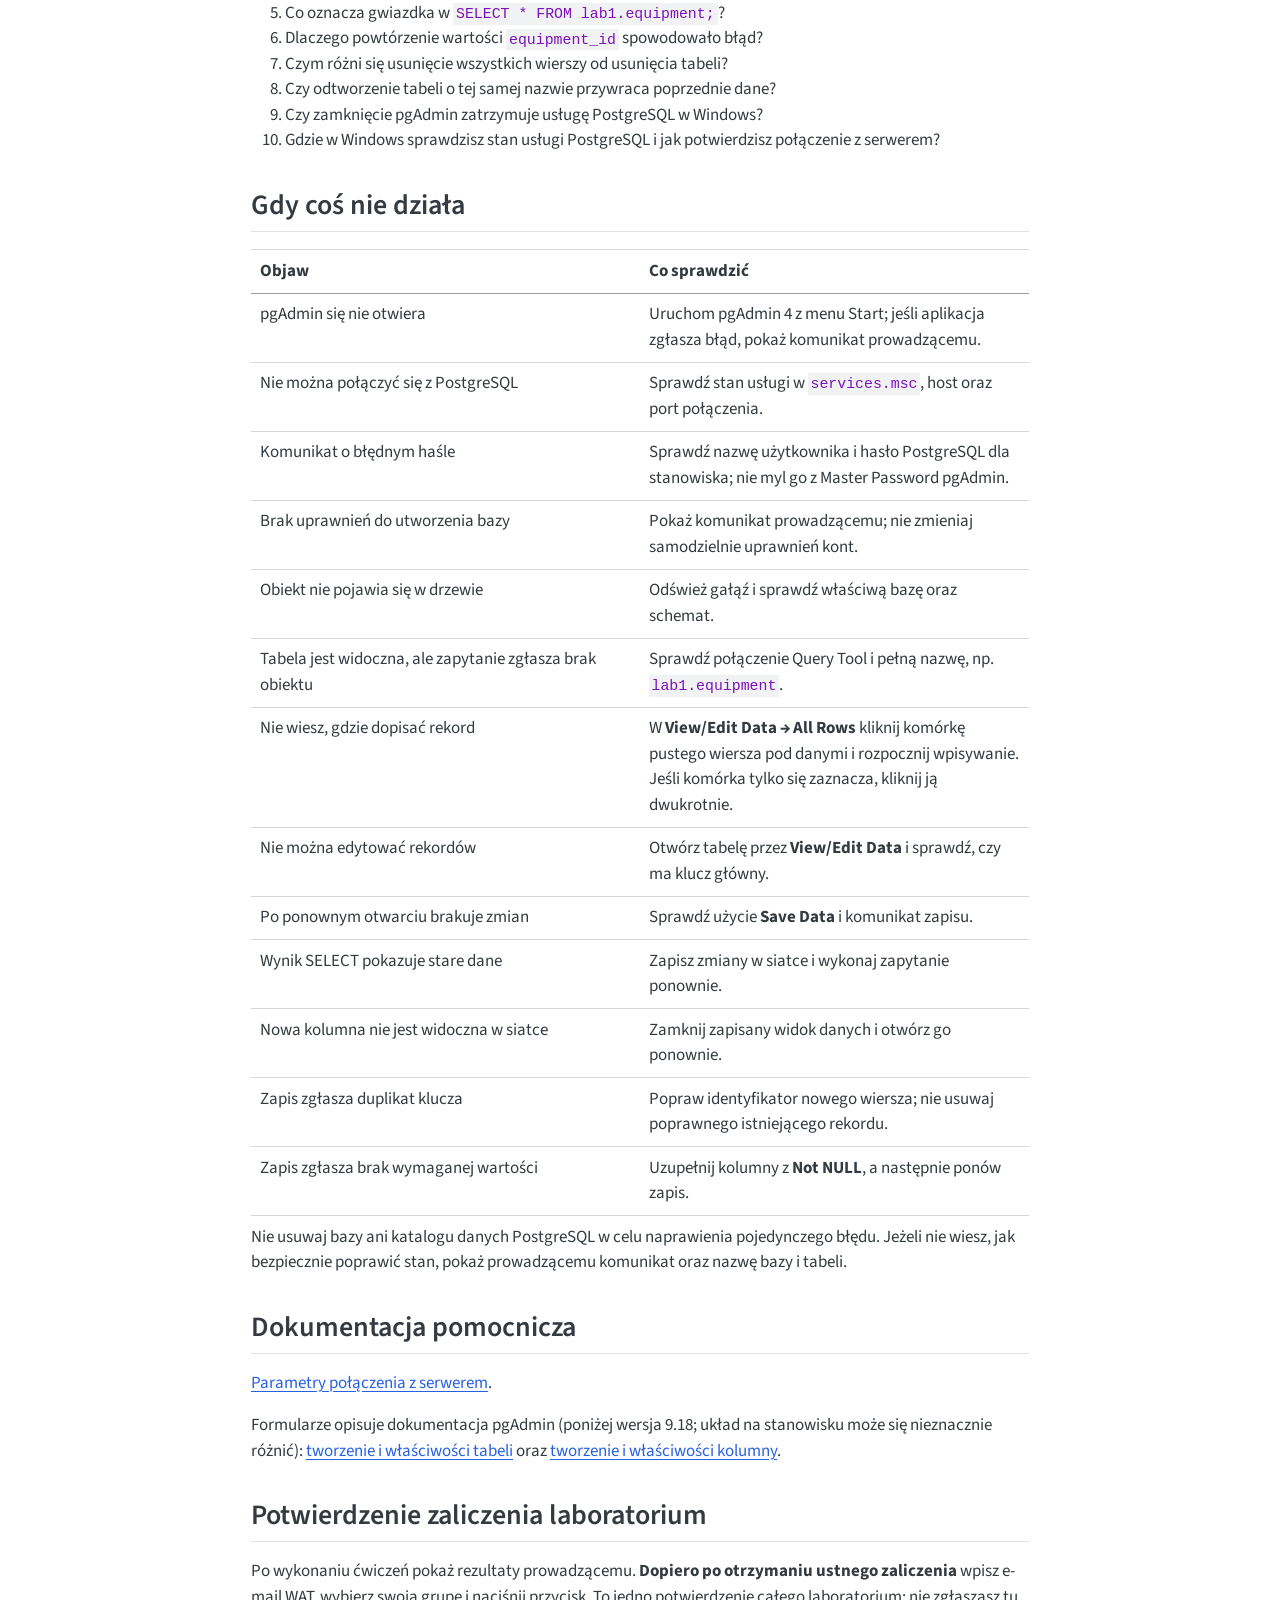
<file: docs/laboratorium1.html>
<!DOCTYPE html>
<html xmlns="http://www.w3.org/1999/xhtml" lang="pl" xml:lang="pl"><head>

<meta charset="utf-8">
<meta name="generator" content="quarto-1.11.9">

<meta name="viewport" content="width=device-width, initial-scale=1.0, user-scalable=yes">


<title>Laboratorium 1 — pierwsze kroki w pgAdmin – Relacyjne Systemy Organizacji Danych</title>
<style>
/* Default styles provided by pandoc.
** See https://pandoc.org/MANUAL.html#variables-for-html for config info.
*/
span.smallcaps{font-variant: small-caps;}
div.columns{display: flex; gap: 1.5em;}
div.column{flex: auto;}
@media screen {
div.columns{gap: min(4vw, 1.5em);}
div.column{overflow-x: auto;}
}
div.hanging-indent{margin-left: 1.5em; text-indent: -1.5em;}
ul.task-list{list-style: none;}
ul.task-list li input[type="checkbox"] {
  width: 0.8em;
  margin: 0 0.8em 0.2em -1em; /* quarto-specific, see https://github.com/quarto-dev/quarto-cli/issues/4556 */ 
  vertical-align: middle;
}
/* CSS for syntax highlighting */
html { -webkit-text-size-adjust: 100%; }
pre > code.sourceCode { white-space: pre; position: relative; }
pre > code.sourceCode > span { display: inline-block; line-height: 1.25; }
pre > code.sourceCode > span:empty { height: 1.2em; }
.sourceCode { overflow: visible; }
code.sourceCode > span { color: inherit; text-decoration: inherit; }
div.sourceCode { margin: 1em 0; }
pre.sourceCode { margin: 0; }
@media screen {
div.sourceCode { overflow: auto; }
}
@media print {
pre > code.sourceCode { white-space: pre-wrap; }
pre > code.sourceCode > span { text-indent: -5em; padding-left: 5em; }
}
pre.numberSource code
  { counter-reset: source-line 0; }
pre.numberSource code > span
  { position: relative; left: -4em; counter-increment: source-line; }
pre.numberSource code > span > a:first-child::before
  { content: counter(source-line);
    position: relative; left: -1em; text-align: right; vertical-align: baseline;
    border: none; display: inline-block;
    -webkit-touch-callout: none; -webkit-user-select: none;
    -khtml-user-select: none; -moz-user-select: none;
    -ms-user-select: none; user-select: none;
    padding: 0 4px; width: 4em;
  }
pre.numberSource { margin-left: 3em;  padding-left: 4px; }
div.sourceCode
  {   }
@media screen {
pre > code.sourceCode > span > a:first-child::before { text-decoration: underline; }
}
</style>


<script src="site_libs/quarto-nav/quarto-nav.js"></script>
<script src="site_libs/quarto-nav/headroom.min.js"></script>
<script src="site_libs/clipboard/clipboard.min.js"></script>
<script src="site_libs/quarto-search/autocomplete.umd.js"></script>
<script src="site_libs/quarto-search/fuse.min.js"></script>
<script src="site_libs/quarto-search/quarto-search.js"></script>
<meta name="quarto:offset" content="./">
<script src="site_libs/quarto-html/quarto.js" type="module"></script>
<script src="site_libs/quarto-html/tabsets/tabsets.js" type="module"></script>
<script src="site_libs/quarto-html/scrollable-regions/scrollable-regions.js" type="module"></script>
<script src="site_libs/quarto-html/popper.min.js"></script>
<script src="site_libs/quarto-html/tippy.umd.min.js"></script>
<script src="site_libs/quarto-html/anchor.min.js"></script>
<link href="site_libs/quarto-html/tippy.css" rel="stylesheet">
<script src="site_libs/bootstrap/bootstrap.min.js"></script>
<link href="site_libs/bootstrap/bootstrap-icons.css" rel="stylesheet">
<link href="site_libs/bootstrap/bootstrap-e53eac6f3a25f5e6c14afb8711b7faf1.min.css" rel="stylesheet" append-hash="true" id="quarto-bootstrap" data-mode="light">
<script id="quarto-search-options" type="application/json">{
  "location": "sidebar",
  "copy-button": false,
  "collapse-after": 3,
  "panel-placement": "start",
  "type": "textbox",
  "limit": 50,
  "keyboard-shortcut": [
    "f",
    "/",
    "s"
  ],
  "show-item-context": false,
  "language": {
    "search-no-results-text": "Brak wyników",
    "search-matching-documents-text": "dopasowane dokumenty",
    "search-copy-link-title": "Kopiuj link do wyszukiwania",
    "search-hide-matches-text": "Ukryj dodatkowe dopasowania",
    "search-more-match-text": "więcej dopasowań w tym dokumencie",
    "search-more-matches-text": "więcej dopasowań w tym dokumencie",
    "search-clear-button-title": "Wyczyść",
    "search-text-placeholder": "",
    "search-detached-cancel-button-title": "Anuluj",
    "search-submit-button-title": "Zatwierdź",
    "search-label": "Szukaj"
  }
}</script>


<link rel="stylesheet" href="style.css">
</head>

<body class="nav-sidebar docked quarto-light"><a id="quarto-skip-link" class="visually-hidden-focusable" href="#quarto-document-content">Skip to main content</a>

<div id="quarto-search-results"></div>
  <header id="quarto-header" class="headroom fixed-top">
  <nav class="quarto-secondary-nav" aria-label="Pasek narzędzi">
    <div class="container-fluid d-flex">
      <button type="button" class="quarto-btn-toggle btn" data-bs-toggle="collapse" role="button" data-bs-target=".quarto-sidebar-collapse-item" aria-controls="quarto-sidebar" aria-expanded="false" aria-label="Przełącz pasek boczny" onclick="if (window.quartoToggleHeadroom) { window.quartoToggleHeadroom(); }">
        <i class="bi bi-layout-text-sidebar-reverse"></i>
      </button>
        <nav class="quarto-page-breadcrumbs" aria-label="Okruszki chleba"><ol class="breadcrumb"><li class="breadcrumb-item"><a href="./laboratorium1.html">Laboratoria</a></li><li class="breadcrumb-item"><a href="./laboratorium1.html">Laboratorium 1 — pierwsze kroki w pgAdmin</a></li></ol></nav>
        <a class="flex-grow-1" data-bs-toggle="collapse" data-bs-target=".quarto-sidebar-collapse-item" onclick="if (window.quartoToggleHeadroom) { window.quartoToggleHeadroom(); }">      
        </a>
      <button type="button" class="btn quarto-search-button" aria-label="Szukaj" onclick="window.quartoOpenSearch();">
        <i class="bi bi-search"></i>
      </button>
    </div>
  </nav>
</header>
<!-- content -->
<div id="quarto-content" class="quarto-container page-columns page-rows-contents page-layout-article">
<!-- sidebar -->
  <nav id="quarto-sidebar" class="sidebar collapse collapse-horizontal quarto-sidebar-collapse-item sidebar-navigation docked overflow-auto" aria-label="Serwis internetowy">
    <div class="pt-lg-2 mt-2 text-left sidebar-header">
    <div class="sidebar-title mb-0 py-0">
      <a href="./">Relacyjne Systemy Organizacji Danych</a> 
    </div>
      </div>
        <div class="mt-2 flex-shrink-0 align-items-center">
        <div class="sidebar-search">
        <div id="quarto-search" class="" title="Szukaj"></div>
        </div>
        </div>
    <div class="sidebar-menu-container"> 
    <ul class="list-unstyled mt-1">
        <li class="sidebar-item">
  <div class="sidebar-item-container"> 
  <a href="./index.html" class="sidebar-item-text sidebar-link">
 <span class="menu-text">Informacje ogólne</span></a>
  </div>
</li>
        <li class="sidebar-item sidebar-item-section">
      <div class="sidebar-item-container"> 
            <button type="button" class="sidebar-item-text sidebar-item-toggle sidebar-link text-start" data-bs-toggle="collapse" data-bs-target="#quarto-sidebar-section-1" aria-controls="quarto-sidebar-section-1" aria-expanded="true">
 <span class="menu-text" id="quarto-sidebar-section-1-label">Laboratoria</span><i class="bi bi-chevron-right" aria-hidden="true"></i></button>
      </div>
      <ul id="quarto-sidebar-section-1" aria-labelledby="quarto-sidebar-section-1-label" class="collapse list-unstyled sidebar-section depth1 show">  
          <li class="sidebar-item">
  <div class="sidebar-item-container"> 
  <a href="./laboratorium1.html" class="sidebar-item-text sidebar-link active">
 <span class="menu-text">Laboratorium 1 — pierwsze kroki w pgAdmin</span></a>
  </div>
</li>
          <li class="sidebar-item">
  <div class="sidebar-item-container"> 
  <a href="./laboratorium2.html" class="sidebar-item-text sidebar-link">
 <span class="menu-text">Laboratorium 2 — SQL: filtrowanie, sortowanie i agregacje</span></a>
  </div>
</li>
          <li class="sidebar-item">
  <div class="sidebar-item-container"> 
  <a href="./laboratorium3.html" class="sidebar-item-text sidebar-link">
 <span class="menu-text">Laboratorium 3 — podzapytania i zapytania skorelowane</span></a>
  </div>
</li>
          <li class="sidebar-item">
  <div class="sidebar-item-container"> 
  <a href="./laboratorium4.html" class="sidebar-item-text sidebar-link">
 <span class="menu-text">Laboratorium 4 — złączenia i iloczyn kartezjański</span></a>
  </div>
</li>
      </ul>
  </li>
        <li class="sidebar-item sidebar-item-section">
      <div class="sidebar-item-container"> 
            <button type="button" class="sidebar-item-text sidebar-item-toggle sidebar-link text-start" data-bs-toggle="collapse" data-bs-target="#quarto-sidebar-section-2" aria-controls="quarto-sidebar-section-2" aria-expanded="true">
 <span class="menu-text" id="quarto-sidebar-section-2-label">Wykłady</span><i class="bi bi-chevron-right" aria-hidden="true"></i></button>
      </div>
      <ul id="quarto-sidebar-section-2" aria-labelledby="quarto-sidebar-section-2-label" class="collapse list-unstyled sidebar-section depth1 show">  
          <li class="sidebar-item">
  <div class="sidebar-item-container"> 
  <a href="./lectures/wyklad1.html" class="sidebar-item-text sidebar-link">
 <span class="menu-text">Od pliku do bazy danych</span></a>
  </div>
</li>
          <li class="sidebar-item">
  <div class="sidebar-item-container"> 
  <a href="./lectures/wyklad2.html" class="sidebar-item-text sidebar-link">
 <span class="menu-text">Model relacyjny i podstawy SQL</span></a>
  </div>
</li>
          <li class="sidebar-item">
  <div class="sidebar-item-container"> 
  <a href="./lectures/wyklad3.html" class="sidebar-item-text sidebar-link">
 <span class="menu-text">Struktura logiczna i normalizacja baz danych</span></a>
  </div>
</li>
          <li class="sidebar-item">
  <div class="sidebar-item-container"> 
  <a href="./lectures/wyklad4.html" class="sidebar-item-text sidebar-link">
 <span class="menu-text">Programowanie w bazie danych — PL/pgSQL</span></a>
  </div>
</li>
          <li class="sidebar-item">
  <div class="sidebar-item-container"> 
  <a href="./lectures/wyklad5.html" class="sidebar-item-text sidebar-link">
 <span class="menu-text">Przetwarzanie transakcyjne — ACID, współbieżność i izolacja</span></a>
  </div>
</li>
      </ul>
  </li>
    </ul>
    </div>
</nav>
<div id="quarto-sidebar-glass" class="quarto-sidebar-collapse-item" data-bs-toggle="collapse" data-bs-target=".quarto-sidebar-collapse-item"></div>
<!-- margin-sidebar -->
    <div id="quarto-margin-sidebar" class="sidebar margin-sidebar">
        <nav id="TOC" role="doc-toc" aria-labelledby="toc-title" class="toc-active">
    <h2 id="toc-title"><strong>Sections</strong></h2>
   
  <ul class="collapse">
  <li><a href="#cel-i-sposób-pracy" id="toc-cel-i-sposób-pracy" class="nav-link active" data-scroll-target="#cel-i-sposób-pracy">Cel i sposób pracy</a></li>
  <li><a href="#a.-windows-sprawdzenie-środowiska-i-połączenia" id="toc-a.-windows-sprawdzenie-środowiska-i-połączenia" class="nav-link" data-scroll-target="#a.-windows-sprawdzenie-środowiska-i-połączenia">A. Windows — sprawdzenie środowiska i połączenia</a></li>
  <li><a href="#b.-własna-baza-i-schemat" id="toc-b.-własna-baza-i-schemat" class="nav-link" data-scroll-target="#b.-własna-baza-i-schemat">B. Własna baza i schemat</a></li>
  <li><a href="#c.-pierwsza-tabela-przez-formularz" id="toc-c.-pierwsza-tabela-przez-formularz" class="nav-link" data-scroll-target="#c.-pierwsza-tabela-przez-formularz">C. Pierwsza tabela przez formularz</a></li>
  <li><a href="#d.-dodawanie-i-poprawianie-danych" id="toc-d.-dodawanie-i-poprawianie-danych" class="nav-link" data-scroll-target="#d.-dodawanie-i-poprawianie-danych">D. Dodawanie i poprawianie danych</a></li>
  <li><a href="#e.-query-tool-i-najprostszy-select" id="toc-e.-query-tool-i-najprostszy-select" class="nav-link" data-scroll-target="#e.-query-tool-i-najprostszy-select">E. Query Tool i najprostszy SELECT</a></li>
  <li><a href="#f.-modyfikowanie-struktury-przez-interfejs" id="toc-f.-modyfikowanie-struktury-przez-interfejs" class="nav-link" data-scroll-target="#f.-modyfikowanie-struktury-przez-interfejs">F. Modyfikowanie struktury przez interfejs</a></li>
  <li><a href="#g.-usuwanie-i-odtwarzanie-tabeli-roboczej" id="toc-g.-usuwanie-i-odtwarzanie-tabeli-roboczej" class="nav-link" data-scroll-target="#g.-usuwanie-i-odtwarzanie-tabeli-roboczej">G. Usuwanie i odtwarzanie tabeli roboczej</a></li>
  <li><a href="#h.-zadania-utrwalające" id="toc-h.-zadania-utrwalające" class="nav-link" data-scroll-target="#h.-zadania-utrwalające">H. Zadania utrwalające</a></li>
  <li><a href="#kontrola-końcowa-i-materiał-do-oddania" id="toc-kontrola-końcowa-i-materiał-do-oddania" class="nav-link" data-scroll-target="#kontrola-końcowa-i-materiał-do-oddania">Kontrola końcowa i materiał do oddania</a></li>
  <li><a href="#gdy-coś-nie-działa" id="toc-gdy-coś-nie-działa" class="nav-link" data-scroll-target="#gdy-coś-nie-działa">Gdy coś nie działa</a></li>
  <li><a href="#dokumentacja-pomocnicza" id="toc-dokumentacja-pomocnicza" class="nav-link" data-scroll-target="#dokumentacja-pomocnicza">Dokumentacja pomocnicza</a></li>
  <li><a href="#potwierdzenie-zaliczenia-laboratorium" id="toc-potwierdzenie-zaliczenia-laboratorium" class="nav-link" data-scroll-target="#potwierdzenie-zaliczenia-laboratorium">Potwierdzenie zaliczenia laboratorium</a></li>
  </ul>
</nav>
    </div>
<!-- main -->
<main class="content" id="quarto-document-content" tabindex="-1">

<header id="title-block-header" class="quarto-title-block default"><nav class="quarto-page-breadcrumbs quarto-title-breadcrumbs d-none d-lg-block" aria-label="Okruszki chleba"><ol class="breadcrumb"><li class="breadcrumb-item"><a href="./laboratorium1.html">Laboratoria</a></li><li class="breadcrumb-item"><a href="./laboratorium1.html">Laboratorium 1 — pierwsze kroki w pgAdmin</a></li></ol></nav>
<div class="quarto-title">
<h1 class="title">Laboratorium 1 — pierwsze kroki w pgAdmin</h1>
</div>



<div class="quarto-title-meta">

    
  
    
  </div>
  


</header>


<section id="cel-i-sposób-pracy" class="level2">
<h2 class="anchored" data-anchor-id="cel-i-sposób-pracy">Cel i sposób pracy</h2>
<p>Na tych zajęciach nauczysz się obsługiwać pgAdmin: sprawdzać połączenie z serwerem, poruszać się po obiektach, tworzyć bazę, schemat i tabele, wpisywać i zmieniać dane oraz usuwać obiekty ćwiczebne. Większość pracy wykonasz <strong>przez interfejs graficzny</strong>. W Query Tool użyjemy tylko <code>SELECT * FROM ...;</code>.</p>
<p>Zadania 1–36 stanowią część prowadzoną, a 37–45 służą samodzielnemu utrwaleniu. Wykonuj je kolejno: późniejsze kroki korzystają z wcześniejszych rezultatów. Po każdym zadaniu sprawdź podany rezultat. Nie musisz znać innych poleceń SQL.</p>
<p>Nazwy przycisków podano po angielsku, zgodnie z interfejsem pgAdmin. <strong>PPM</strong> oznacza prawy przycisk myszy. Ikony rozpoznawaj również po podpowiedzi wyświetlanej po najechaniu kursorem.</p>
<div class="callout callout-style-default callout-important callout-titled">
<div class="callout-header d-flex align-content-center">
<div class="callout-icon-container">
<i class="callout-icon"></i>
</div>
<div class="callout-title-container flex-fill">
<span class="screen-reader-only">Ważne</span>Pracuj we własnej bazie
</div>
</div>
<div class="callout-body-container callout-body">
<p>W nazwie <code>rsod_lab1_12345</code> zastąp <code>12345</code> swoim numerem albumu. Wszystkie dalsze zadania wykonuj w tej bazie. Nie zmieniaj zawartości baz systemowych ani baz przygotowanych do innych zajęć. Na stanowisku współdzielonym nie edytuj obiektów innych osób.</p>
</div>
</div>
</section>
<section id="a.-windows-sprawdzenie-środowiska-i-połączenia" class="level2">
<h2 class="anchored" data-anchor-id="a.-windows-sprawdzenie-środowiska-i-połączenia">A. Windows — sprawdzenie środowiska i połączenia</h2>
<p>Pracujemy na Windows z <strong>już zainstalowanymi PostgreSQL i pgAdmin 4</strong>. PostgreSQL jest serwerem bazy danych, a pgAdmin aplikacją do jego obsługi. Otwarcie pgAdmin samo w sobie nie potwierdza, że serwer PostgreSQL działa. Nazwy usług, wersje oraz dane logowania mogą różnić się między stanowiskami.</p>
<section id="zadanie-1.-sprawdź-usługę-postgresql" class="level3">
<h3 class="anchored" data-anchor-id="zadanie-1.-sprawdź-usługę-postgresql">Zadanie 1. Sprawdź usługę PostgreSQL</h3>
<ol type="1">
<li>Naciśnij <strong>Win + R</strong>, wpisz <code>services.msc</code> i zatwierdź Enterem.</li>
<li>Na liście <strong>Usługi</strong> znajdź usługę PostgreSQL. Jej nazwa może wyglądać np. jak <code>postgresql-x64-16</code>; numer zależy od zainstalowanej wersji.</li>
<li>Sprawdź kolumnę <strong>Stan</strong>. Oczekiwany stan to <strong>Uruchomiono / Running</strong>.</li>
<li>Jeżeli usługa jest zatrzymana, zgłoś to prowadzącemu. Jej uruchomienie może wymagać uprawnień administratora stanowiska.</li>
<li>Opcjonalnie otwórz <strong>Menedżer zadań</strong> przez <strong>Ctrl + Shift + Esc</strong> i w zakładce <strong>Szczegóły</strong> odszukaj procesy <code>postgres.exe</code>.</li>
</ol>
<p><strong>Sprawdź:</strong> usługa PostgreSQL działa. Kilka procesów <code>postgres.exe</code> jest normalnym zjawiskiem; nie kończ ich ręcznie. Jeśli nie widzisz usługi lub procesów, zanotuj ten fakt i pokaż go prowadzącemu — sam brak procesu na liście nie rozstrzyga problemu. Ostateczną kontrolą będzie połączenie w zadaniu 3.</p>
</section>
<section id="zadanie-2.-otwórz-pgadmin" class="level3">
<h3 class="anchored" data-anchor-id="zadanie-2.-otwórz-pgadmin">Zadanie 2. Otwórz pgAdmin</h3>
<ol type="1">
<li>W menu <strong>Start</strong> wyszukaj i uruchom <strong>pgAdmin 4</strong>.</li>
<li>Poczekaj na otwarcie aplikacji.</li>
<li>Jeśli pojawi się pytanie o <strong>Master Password</strong>, użyj hasła ustalonego dla pgAdmin na tym stanowisku lub poproś prowadzącego o pomoc.</li>
<li>Znajdź panel <strong>Object Explorer</strong> po lewej i obszar kart po prawej.</li>
</ol>
<p><strong>Sprawdź:</strong> widzisz interfejs pgAdmin. Hasło główne pgAdmin chroni zapisane hasła połączeń; nie musi być tym samym hasłem co hasło użytkownika PostgreSQL. W zależności od wersji i ustawień pytanie o nie może się nie pojawić.</p>
</section>
<section id="zadanie-3.-połącz-się-z-serwerem" class="level3">
<h3 class="anchored" data-anchor-id="zadanie-3.-połącz-się-z-serwerem">Zadanie 3. Połącz się z serwerem</h3>
<ol type="1">
<li>Rozwiń <strong>Servers</strong> i wybierz istniejący wpis lokalnego PostgreSQL. Jego nazwa może być np. <code>PostgreSQL 16</code> — to etykieta połączenia.</li>
<li>Jeśli serwer jest rozłączony, kliknij PPM → <strong>Connect Server</strong>.</li>
<li>Podaj hasło użytkownika PostgreSQL otrzymane dla tego stanowiska.</li>
<li>Rozwiń <strong>Databases</strong> i sprawdź, czy lista baz jest dostępna.</li>
</ol>
<p>Jeśli <strong>Servers</strong> jest puste, zarejestruj istniejący serwer:</p>
<ol type="1">
<li>Kliknij PPM na <strong>Servers</strong> → <strong>Register</strong> → <strong>Server…</strong>.</li>
<li>W <strong>General</strong> ustaw <strong>Name</strong> na <code>Local PostgreSQL</code>.</li>
<li>W <strong>Connection</strong> uzupełnij parametry poniżej. Jeżeli prowadzący podał inne dane, zastosuj konfigurację stanowiska.</li>
</ol>
<table class="caption-top table">
<thead>
<tr class="header">
<th>Pole</th>
<th>Wartość dla typowej lokalnej instalacji</th>
</tr>
</thead>
<tbody>
<tr class="odd">
<td>Host name/address</td>
<td><code>localhost</code></td>
</tr>
<tr class="even">
<td>Port</td>
<td><code>5432</code> — o ile podczas instalacji nie wybrano innego</td>
</tr>
<tr class="odd">
<td>Maintenance database</td>
<td><code>postgres</code></td>
</tr>
<tr class="even">
<td>Username</td>
<td>Konto wskazane przez prowadzącego, często <code>postgres</code></td>
</tr>
<tr class="odd">
<td>Password</td>
<td>Hasło tego konta ustawione na stanowisku</td>
</tr>
</tbody>
</table>
<ol start="4" type="1">
<li>Kliknij <strong>Save</strong> i rozwiń <strong>Databases</strong>.</li>
</ol>
<p><strong>Sprawdź:</strong> widzisz listę baz. To potwierdza, że pgAdmin potrafi połączyć się z serwerem i uwierzytelnić użytkownika. Rejestracja wpisu w pgAdmin nie instaluje ani nie uruchamia nowego serwera. Nie znamy hasła Twojej instalacji — nie wpisuj przypadkowego hasła z przykładów.</p>
</section>
<section id="zadanie-4.-obejrzyj-drzewo-obiektów" class="level3">
<h3 class="anchored" data-anchor-id="zadanie-4.-obejrzyj-drzewo-obiektów">Zadanie 4. Obejrzyj drzewo obiektów</h3>
<ol type="1">
<li>Rozwiń bazę <code>postgres</code>, następnie <strong>Schemas</strong> i <strong>public</strong>. Jeśli na stanowisku wskazano inną bazę do oglądania, użyj jej.</li>
<li>Znajdź gałąź <strong>Tables</strong>. Może być pusta.</li>
<li>Zwiń tę bazę; nie twórz w niej obiektów do ćwiczeń.</li>
</ol>
<p><strong>Sprawdź:</strong> umiesz wskazać hierarchię: serwer → baza → schemat → tabela. Schemat jest przestrzenią nazw wewnątrz bazy, a nie kolejnym serwerem.</p>
</section>
<section id="zadanie-5.-przećwicz-odświeżanie-drzewa" class="level3">
<h3 class="anchored" data-anchor-id="zadanie-5.-przećwicz-odświeżanie-drzewa">Zadanie 5. Przećwicz odświeżanie drzewa</h3>
<ol type="1">
<li>Kliknij PPM na <strong>Databases</strong>.</li>
<li>Wybierz <strong>Refresh</strong>.</li>
<li>Rozwiń i zwiń ponownie tę gałąź.</li>
</ol>
<p><strong>Sprawdź:</strong> potrafisz odświeżyć listę obiektów bez ponownego uruchamiania pgAdmin. Odświeżenie drzewa nie zapisuje zmian w danych.</p>
</section>
</section>
<section id="b.-własna-baza-i-schemat" class="level2">
<h2 class="anchored" data-anchor-id="b.-własna-baza-i-schemat">B. Własna baza i schemat</h2>
<section id="zadanie-6.-utwórz-bazę-danych" class="level3">
<h3 class="anchored" data-anchor-id="zadanie-6.-utwórz-bazę-danych">Zadanie 6. Utwórz bazę danych</h3>
<ol type="1">
<li>Kliknij PPM na <strong>Databases</strong> → <strong>Create</strong> → <strong>Database…</strong>.</li>
<li>W zakładce <strong>General</strong>, w polu <strong>Database</strong>, wpisz <code>rsod_lab1_12345</code> z własnym numerem albumu.</li>
<li>Pozostaw domyślnego właściciela <strong>Owner</strong> zgodnego z kontem używanym na stanowisku (np. <code>postgres</code>).</li>
<li>Kliknij <strong>Save</strong>. W razie potrzeby odśwież <strong>Databases</strong>.</li>
</ol>
<p><strong>Sprawdź:</strong> Twoja baza pojawiła się na liście. Jeśli otrzymasz błąd braku uprawnień do tworzenia bazy, pokaż go prowadzącemu — potrzebne jest konto z uprawnieniem <code>CREATEDB</code> lub przygotowanie bazy przez prowadzącego. Jeżeli taka nazwa już istnieje, nie usuwaj bazy — sprawdź, czy to wynik Twojej wcześniejszej pracy.</p>
</section>
<section id="zadanie-7.-obejrzyj-właściwości-bazy" class="level3">
<h3 class="anchored" data-anchor-id="zadanie-7.-obejrzyj-właściwości-bazy">Zadanie 7. Obejrzyj właściwości bazy</h3>
<ol type="1">
<li>Zaznacz własną bazę i otwórz kartę <strong>Properties</strong> w prawym panelu.</li>
<li>Odczytaj jej nazwę i właściciela.</li>
<li>Rozwiń bazę i gałąź <strong>Schemas</strong>.</li>
</ol>
<p><strong>Sprawdź:</strong> nazwa zawiera Twój numer albumu, a wewnątrz znajduje się schemat <code>public</code>. Nowa baza może zawierać obiekty systemowe; nie oznacza to, że utworzono już Twoje tabele.</p>
</section>
<section id="zadanie-8.-utwórz-schemat" class="level3">
<h3 class="anchored" data-anchor-id="zadanie-8.-utwórz-schemat">Zadanie 8. Utwórz schemat</h3>
<ol type="1">
<li>W swojej bazie kliknij PPM na <strong>Schemas</strong> → <strong>Create</strong> → <strong>Schema…</strong>.</li>
<li>W polu <strong>Name</strong> wpisz <code>lab1</code>.</li>
<li>Pozostaw domyślnego właściciela zgodnego z kontem na stanowisku i kliknij <strong>Save</strong>.</li>
<li>Odśwież <strong>Schemas</strong>, jeśli nowy obiekt nie jest widoczny.</li>
</ol>
<p><strong>Sprawdź:</strong> schematy <code>public</code> i <code>lab1</code> znajdują się w tej samej bazie.</p>
</section>
<section id="zadanie-9.-odszukaj-miejsce-na-tabele" class="level3">
<h3 class="anchored" data-anchor-id="zadanie-9.-odszukaj-miejsce-na-tabele">Zadanie 9. Odszukaj miejsce na tabele</h3>
<ol type="1">
<li>Rozwiń <strong>Schemas</strong> → <strong>lab1</strong> → <strong>Tables</strong>.</li>
<li>Sprawdź, do której bazy należy rozwinięty schemat.</li>
<li>Kliknij PPM na <strong>Tables</strong> i znajdź opcję <strong>Create</strong> → <strong>Table…</strong>. Na razie nie twórz tabeli.</li>
</ol>
<p><strong>Sprawdź:</strong> potrafisz wskazać dokładne miejsce utworzenia tabeli: Twoja baza → <code>lab1</code> → <strong>Tables</strong>.</p>
</section>
</section>
<section id="c.-pierwsza-tabela-przez-formularz" class="level2">
<h2 class="anchored" data-anchor-id="c.-pierwsza-tabela-przez-formularz">C. Pierwsza tabela przez formularz</h2>
<section id="zadanie-10.-rozpocznij-tworzenie-tabeli" class="level3">
<h3 class="anchored" data-anchor-id="zadanie-10.-rozpocznij-tworzenie-tabeli">Zadanie 10. Rozpocznij tworzenie tabeli</h3>
<ol type="1">
<li>W schemacie <code>lab1</code> wybierz <strong>Tables</strong> → PPM → <strong>Create</strong> → <strong>Table…</strong>.</li>
<li>W zakładce <strong>General</strong> wpisz nazwę <code>equipment</code>.</li>
<li>Sprawdź, że pole <strong>Schema</strong> ma wartość <code>lab1</code>.</li>
<li>W polu <strong>Comment</strong> wpisz <code>Equipment register for laboratory 1</code>.</li>
<li>Nie zapisuj jeszcze formularza — dodasz w nim kolumny.</li>
</ol>
<p><strong>Sprawdź:</strong> formularz dotyczy tabeli <code>lab1.equipment</code> w Twojej bazie.</p>
</section>
<section id="zadanie-11.-dodaj-identyfikator" class="level3">
<h3 class="anchored" data-anchor-id="zadanie-11.-dodaj-identyfikator">Zadanie 11. Dodaj identyfikator</h3>
<ol type="1">
<li>Przejdź do zakładki <strong>Columns</strong> i kliknij <strong>+</strong>.</li>
<li>Wpisz nazwę <code>equipment_id</code> i wybierz typ <code>integer</code>.</li>
<li>Włącz <strong>Primary key?</strong> i <strong>Not NULL?</strong> dla tej kolumny.</li>
<li>Jeśli pola są zwinięte, rozwiń edycję wiersza kolumny ikoną ołówka.</li>
</ol>
<p><strong>Sprawdź:</strong> identyfikator jest kluczem głównym. Numery będziesz wpisywać ręcznie; w tym ćwiczeniu nie włączamy automatycznego numerowania.</p>
</section>
<section id="zadanie-12.-dodaj-pozostałe-kolumny" class="level3">
<h3 class="anchored" data-anchor-id="zadanie-12.-dodaj-pozostałe-kolumny">Zadanie 12. Dodaj pozostałe kolumny</h3>
<p>Przyciskiem <strong>+</strong> dodaj kolejne kolumny zgodnie z tabelą:</p>
<table class="caption-top table">
<thead>
<tr class="header">
<th>Name</th>
<th>Data type</th>
<th>Not NULL?</th>
<th>Primary key?</th>
</tr>
</thead>
<tbody>
<tr class="odd">
<td><code>equipment_id</code></td>
<td><code>integer</code></td>
<td>Yes</td>
<td>Yes</td>
</tr>
<tr class="even">
<td><code>equipment_name</code></td>
<td><code>text</code></td>
<td>Yes</td>
<td>No</td>
</tr>
<tr class="odd">
<td><code>room</code></td>
<td><code>text</code></td>
<td>No</td>
<td>No</td>
</tr>
<tr class="even">
<td><code>quantity</code></td>
<td><code>integer</code></td>
<td>Yes</td>
<td>No</td>
</tr>
</tbody>
</table>
<ol type="1">
<li>Pierwszy wiersz masz już z poprzedniego zadania — nie dodawaj go drugi raz.</li>
<li>Sprawdź pisownię nazw i typ każdej kolumny.</li>
<li>Nie ustawiaj wartości domyślnych ani dodatkowych ograniczeń.</li>
</ol>
<p><strong>Sprawdź:</strong> tabela ma dokładnie cztery kolumny, a kluczem jest wyłącznie <code>equipment_id</code>.</p>
</section>
<section id="zadanie-13.-obejrzyj-wygenerowany-sql-i-zapisz-tabelę" class="level3">
<h3 class="anchored" data-anchor-id="zadanie-13.-obejrzyj-wygenerowany-sql-i-zapisz-tabelę">Zadanie 13. Obejrzyj wygenerowany SQL i zapisz tabelę</h3>
<ol type="1">
<li>Otwórz zakładkę <strong>SQL</strong> w formularzu.</li>
<li>Odszukaj nazwę <code>lab1.equipment</code>, nazwy kolumn i zapis <code>PRIMARY KEY</code>. Nie musisz samodzielnie pisać tego polecenia.</li>
<li>Kliknij <strong>Save</strong>.</li>
<li>Odśwież gałąź <strong>Tables</strong>.</li>
</ol>
<p><strong>Sprawdź:</strong> widzisz nową tabelę. Formularz pgAdmin przygotował i wykonał SQL na podstawie Twoich ustawień.</p>
</section>
<section id="zadanie-14.-sprawdź-strukturę-po-zapisaniu" class="level3">
<h3 class="anchored" data-anchor-id="zadanie-14.-sprawdź-strukturę-po-zapisaniu">Zadanie 14. Sprawdź strukturę po zapisaniu</h3>
<ol type="1">
<li>Rozwiń <code>equipment</code> → <strong>Columns</strong> i sprawdź cztery nazwy.</li>
<li>Rozwiń <strong>Constraints</strong> i odszukaj klucz główny.</li>
<li>Kliknij PPM na tabeli → <strong>Properties…</strong> i porównaj zakładkę <strong>Columns</strong> z wymaganiami zadania 12.</li>
<li>Zamknij formularz przyciskiem <strong>Cancel</strong>, jeśli niczego nie zmieniasz.</li>
</ol>
<p><strong>Sprawdź:</strong> kolumny i klucz istnieją już w bazie, a nie tylko w formularzu.</p>
</section>
</section>
<section id="d.-dodawanie-i-poprawianie-danych" class="level2">
<h2 class="anchored" data-anchor-id="d.-dodawanie-i-poprawianie-danych">D. Dodawanie i poprawianie danych</h2>
<section id="zadanie-15.-otwórz-edytowalną-siatkę" class="level3">
<h3 class="anchored" data-anchor-id="zadanie-15.-otwórz-edytowalną-siatkę">Zadanie 15. Otwórz edytowalną siatkę</h3>
<ol type="1">
<li>Kliknij PPM na <code>lab1.equipment</code>.</li>
<li>Wybierz <strong>View/Edit Data</strong> → <strong>All Rows</strong>.</li>
<li>Odszukaj nagłówki kolumn: <code>equipment_id</code>, <code>equipment_name</code>, <code>room</code>, <code>quantity</code>.</li>
<li>Znajdź pusty wiersz siatki, w którym można rozpocząć wpisywanie danych. W pustej tabeli jest to wiersz bezpośrednio pod nagłówkami. Komórki mogą pokazywać <code>NULL</code> zamiast być całkowicie puste.</li>
</ol>
<p>Nowy rekord zaczniesz wpisywać <strong>bezpośrednio w komórkach tego wiersza</strong>. Nie trzeba szukać osobnego polecenia dodawania wiersza.</p>
<p><strong>Sprawdź:</strong> tabela nie zawiera jeszcze zapisanych rekordów. Siatka <strong>View/Edit Data</strong> służy do pracy na danych; formularz <strong>Properties</strong> służy do właściwości i struktury obiektu.</p>
</section>
<section id="zadanie-16.-wprowadź-pierwszy-rekord" class="level3">
<h3 class="anchored" data-anchor-id="zadanie-16.-wprowadź-pierwszy-rekord">Zadanie 16. Wprowadź pierwszy rekord</h3>
<ol type="1">
<li><p>W pustym wierszu kliknij komórkę pod nagłówkiem <code>equipment_id</code> i wpisz <code>1</code>. Jeśli kliknięcie tylko zaznacza komórkę, otwórz jej edycję dwukrotnym kliknięciem.</p></li>
<li><p>W <strong>tym samym wierszu</strong> kliknij komórkę <code>equipment_name</code> i wpisz <code>Laptop</code>.</p></li>
<li><p>W komórce <code>room</code> wpisz <code>A101</code>, a w komórce <code>quantity</code> wpisz <code>12</code>. Jeśli otworzył się osobny edytor komórki, zatwierdź w nim wartość przyciskiem <strong>OK</strong>.</p></li>
<li><p>Sprawdź, czy wszystkie cztery wartości znajdują się w jednym wierszu:</p>
<table class="caption-top table">
<thead>
<tr class="header">
<th>equipment_id</th>
<th>equipment_name</th>
<th>room</th>
<th>quantity</th>
</tr>
</thead>
<tbody>
<tr class="odd">
<td>1</td>
<td>Laptop</td>
<td>A101</td>
<td>12</td>
</tr>
</tbody>
</table></li>
<li><p>Kliknij <strong>Save Data</strong> na pasku siatki i sprawdź komunikat zapisu. W razie wątpliwości najedź kursorem na ikonę zapisu i odczytaj jej podpowiedź.</p></li>
</ol>
<p><strong>Sprawdź:</strong> zapisano jeden rekord. W siatce tekst wpisuj <strong>bez apostrofów</strong>: <code>Laptop</code>, a nie <code>'Laptop'</code>. Zamknięcie edytora komórki nie zastępuje <strong>Save Data</strong>.</p>
</section>
<section id="zadanie-17.-uzupełnij-ewidencję" class="level3">
<h3 class="anchored" data-anchor-id="zadanie-17.-uzupełnij-ewidencję">Zadanie 17. Uzupełnij ewidencję</h3>
<p>Dodaj i zapisz pięć kolejnych rekordów:</p>
<table class="caption-top table">
<thead>
<tr class="header">
<th>equipment_id</th>
<th>equipment_name</th>
<th>room</th>
<th>quantity</th>
</tr>
</thead>
<tbody>
<tr class="odd">
<td>2</td>
<td>Monitor</td>
<td>A101</td>
<td>20</td>
</tr>
<tr class="even">
<td>3</td>
<td>Projektor</td>
<td>A102</td>
<td>2</td>
</tr>
<tr class="odd">
<td>4</td>
<td>Klawiatura</td>
<td>A101</td>
<td>25</td>
</tr>
<tr class="even">
<td>5</td>
<td>Router</td>
<td>B201</td>
<td>4</td>
</tr>
<tr class="odd">
<td>6</td>
<td>Drukarka</td>
<td>B202</td>
<td>1</td>
</tr>
</tbody>
</table>
<ol type="1">
<li>Kliknij pierwszą komórkę kolejnego pustego wiersza siatki i wpisz identyfikator. Uzupełnij pozostałe komórki <strong>tego samego wiersza</strong> danymi z tabeli powyżej. Każdy kolejny produkt wpisuj w osobnym pustym wierszu, pod dotychczasowymi rekordami. Nie nadpisuj danych Laptopa.</li>
<li>Zapisuj dane po każdym rekordzie lub małej grupie rekordów.</li>
<li>Sprawdź, czy nie pozostały niezapisane zmiany.</li>
</ol>
<p><strong>Sprawdź:</strong> masz sześć rekordów o identyfikatorach od 1 do 6.</p>
</section>
<section id="zadanie-18.-sprawdź-trwałość-zapisu" class="level3">
<h3 class="anchored" data-anchor-id="zadanie-18.-sprawdź-trwałość-zapisu">Zadanie 18. Sprawdź trwałość zapisu</h3>
<ol type="1">
<li>Zamknij kartę siatki po zapisaniu danych.</li>
<li>Ponownie wybierz <strong>View/Edit Data</strong> → <strong>All Rows</strong> dla <code>equipment</code>.</li>
<li>Porównaj wartości z zadaniami 16–17.</li>
</ol>
<p><strong>Sprawdź:</strong> wszystkie sześć rekordów nadal istnieje. Ich kolejność w widoku może się różnić; rozpoznawaj rekordy po <code>equipment_id</code>.</p>
</section>
<section id="zadanie-19.-zmień-jedną-wartość" class="level3">
<h3 class="anchored" data-anchor-id="zadanie-19.-zmień-jedną-wartość">Zadanie 19. Zmień jedną wartość</h3>
<ol type="1">
<li>Odszukaj rekord <code>equipment_id = 1</code>.</li>
<li>Zmień <code>quantity</code> z <code>12</code> na <code>14</code>.</li>
<li>Kliknij <strong>Save Data</strong>.</li>
<li>Otwórz ponownie widok danych i sprawdź zapis.</li>
</ol>
<p><strong>Sprawdź:</strong> Laptop ma ilość <code>14</code>; liczba rekordów nadal wynosi sześć.</p>
</section>
<section id="zadanie-20.-popraw-tekst-i-lokalizację" class="level3">
<h3 class="anchored" data-anchor-id="zadanie-20.-popraw-tekst-i-lokalizację">Zadanie 20. Popraw tekst i lokalizację</h3>
<ol type="1">
<li>Dla rekordu <code>equipment_id = 3</code> zmień nazwę na <code>Projektor multimedialny</code>.</li>
<li>Dla tego samego rekordu zmień salę z <code>A102</code> na <code>A103</code>.</li>
<li>Zapisz zmiany i ponownie odczytaj dane.</li>
</ol>
<p><strong>Sprawdź:</strong> rekord 3 ma nową nazwę i salę, a jego identyfikator oraz ilość pozostały bez zmian.</p>
</section>
<section id="zadanie-21.-uzupełnij-kilka-rekordów" class="level3">
<h3 class="anchored" data-anchor-id="zadanie-21.-uzupełnij-kilka-rekordów">Zadanie 21. Uzupełnij kilka rekordów</h3>
<ol type="1">
<li>Dla Monitora (<code>equipment_id = 2</code>) ustaw <code>quantity</code> na <code>18</code>.</li>
<li>Dla Routera (<code>equipment_id = 5</code>) ustaw <code>room</code> na <code>B203</code>.</li>
<li>Dla Drukarki (<code>equipment_id = 6</code>) ustaw <code>quantity</code> na <code>2</code>.</li>
<li>Zapisz dane i sprawdź każdy ze zmienionych rekordów.</li>
</ol>
<p><strong>Sprawdź:</strong> potrafisz wprowadzić kilka poprawek i rozpoznać ich zapis.</p>
</section>
<section id="zadanie-22.-zobacz-reakcję-na-powtórzony-identyfikator" class="level3">
<h3 class="anchored" data-anchor-id="zadanie-22.-zobacz-reakcję-na-powtórzony-identyfikator">Zadanie 22. Zobacz reakcję na powtórzony identyfikator</h3>
<ol type="1">
<li>W kolejnym pustym wierszu siatki wpisz próbny rekord: <code>1</code>, <code>Skaner</code>, <code>B202</code>, <code>1</code>.</li>
<li>Spróbuj zapisać dane i odczytaj komunikat o naruszeniu klucza głównego.</li>
<li>Popraw identyfikator <strong>niezapisanego wiersza</strong> z <code>1</code> na <code>7</code>.</li>
<li>Zapisz ponownie. Jeśli po błędzie wiersz zniknął, dodaj go od nowa z <code>7</code>.</li>
</ol>
<p><strong>Sprawdź:</strong> masz siedem rekordów, w tym Skaner z identyfikatorem <code>7</code>. W tabeli nie ma dwóch rekordów z tym samym kluczem. Nie zmieniaj identyfikatora istniejącego Laptopa.</p>
</section>
<section id="zadanie-23.-usuń-jeden-rekord-przez-siatkę" class="level3">
<h3 class="anchored" data-anchor-id="zadanie-23.-usuń-jeden-rekord-przez-siatkę">Zadanie 23. Usuń jeden rekord przez siatkę</h3>
<ol type="1">
<li>Zaznacz cały wiersz Skanera (<code>equipment_id = 7</code>) przez jego nagłówek po lewej stronie.</li>
<li>Użyj <strong>Delete row</strong> na pasku siatki i potwierdź wybór, jeśli jest wymagany.</li>
<li>Kliknij <strong>Save Data</strong>, aby zapisać usunięcie.</li>
<li>Ponownie otwórz dane.</li>
</ol>
<p><strong>Sprawdź:</strong> pozostało sześć rekordów. Tabela i jej cztery kolumny nadal istnieją. Usunięcie wiersza nie jest usunięciem tabeli.</p>
</section>
</section>
<section id="e.-query-tool-i-najprostszy-select" class="level2">
<h2 class="anchored" data-anchor-id="e.-query-tool-i-najprostszy-select">E. Query Tool i najprostszy SELECT</h2>
<section id="zadanie-24.-otwórz-query-tool-we-właściwej-bazie" class="level3">
<h3 class="anchored" data-anchor-id="zadanie-24.-otwórz-query-tool-we-właściwej-bazie">Zadanie 24. Otwórz Query Tool we właściwej bazie</h3>
<ol type="1">
<li>Kliknij PPM na <strong>swojej bazie</strong> → <strong>Query Tool</strong>.</li>
<li>Sprawdź nazwę bazy w informacji o połączeniu na pasku narzędzia.</li>
<li>Znajdź edytor SQL oraz zakładki <strong>Data Output</strong> i <strong>Messages</strong>.</li>
</ol>
<p><strong>Sprawdź:</strong> zapytania będą wykonywane w Twojej bazie, a nie w bazie wykładowej. Zmiana zaznaczenia w drzewie nie przełącza automatycznie połączenia już otwartego Query Tool.</p>
</section>
<section id="zadanie-25.-odczytaj-całą-tabelę" class="level3">
<h3 class="anchored" data-anchor-id="zadanie-25.-odczytaj-całą-tabelę">Zadanie 25. Odczytaj całą tabelę</h3>
<ol type="1">
<li>Wpisz w edytorze:</li>
</ol>
<div class="code-copy-outer-scaffold"><div class="sourceCode" id="cb1"><pre class="sourceCode sql code-with-copy"><code class="sourceCode sql"><span id="cb1-1"><a href="#cb1-1" aria-hidden="true" tabindex="-1"></a><span class="kw">SELECT</span> <span class="op">*</span> <span class="kw">FROM</span> lab1.equipment;</span></code></pre></div><button title="Kopiuj do schowka" class="code-copy-button"><i class="bi"></i></button></div>
<ol start="2" type="1">
<li>Zaznacz całe polecenie i użyj <strong>Execute script</strong> / <strong>Execute query</strong> na pasku Query Tool, aby je wykonać.</li>
<li>Obejrzyj <strong>Data Output</strong>.</li>
</ol>
<p><strong>Sprawdź:</strong> wynik ma sześć wierszy i cztery kolumny. Gwiazdka oznacza wszystkie kolumny, a <code>lab1.equipment</code> wskazuje schemat i tabelę. Nie zakładaj konkretnej kolejności wierszy.</p>
</section>
<section id="zadanie-26.-odczytaj-wynik-i-komunikat" class="level3">
<h3 class="anchored" data-anchor-id="zadanie-26.-odczytaj-wynik-i-komunikat">Zadanie 26. Odczytaj wynik i komunikat</h3>
<ol type="1">
<li>W wyniku znajdź Laptop z ilością <code>14</code>.</li>
<li>Znajdź Projektor multimedialny w sali <code>A103</code>.</li>
<li>Przejdź do <strong>Messages</strong> i odczytaj komunikat zakończenia zapytania.</li>
<li>Wróć do <strong>Data Output</strong>.</li>
</ol>
<p><strong>Sprawdź:</strong> umiesz odróżnić dane zwrócone przez zapytanie od komunikatów narzędzia. Do dalszej edycji wracaj do <strong>View/Edit Data</strong>.</p>
</section>
<section id="zadanie-27.-sprawdź-kiedy-wynik-się-odświeża" class="level3">
<h3 class="anchored" data-anchor-id="zadanie-27.-sprawdź-kiedy-wynik-się-odświeża">Zadanie 27. Sprawdź, kiedy wynik się odświeża</h3>
<ol type="1">
<li>Pozostaw otwartą kartę Query Tool z dotychczasowym wynikiem.</li>
<li>W osobnej karcie <strong>View/Edit Data</strong> zmień ilość Klawiatury (<code>equipment_id = 4</code>) z <code>25</code> na <code>24</code> i zapisz dane.</li>
<li>Wróć do Query Tool i obejrzyj poprzedni wynik.</li>
<li>Ponownie wykonaj to samo polecenie <code>SELECT * FROM lab1.equipment;</code>.</li>
</ol>
<p><strong>Sprawdź:</strong> nowy wynik zawiera ilość <code>24</code>. Poprzedni wynik zapytania nie jest automatycznie aktualizowany po każdej zmianie danych.</p>
</section>
</section>
<section id="f.-modyfikowanie-struktury-przez-interfejs" class="level2">
<h2 class="anchored" data-anchor-id="f.-modyfikowanie-struktury-przez-interfejs">F. Modyfikowanie struktury przez interfejs</h2>
<section id="zadanie-28.-dodaj-kolumnę-do-istniejącej-tabeli" class="level3">
<h3 class="anchored" data-anchor-id="zadanie-28.-dodaj-kolumnę-do-istniejącej-tabeli">Zadanie 28. Dodaj kolumnę do istniejącej tabeli</h3>
<ol type="1">
<li>Zamknij zapisane siatki danych, aby nie pracować na starym układzie kolumn.</li>
<li>W drzewie rozwiń <code>equipment</code> → <strong>Columns</strong>.</li>
<li>Kliknij PPM na <strong>Columns</strong> → <strong>Create</strong> → <strong>Column…</strong>.</li>
<li>W <strong>General</strong> wpisz <code>notes</code>; w <strong>Definition</strong> wybierz typ <code>text</code>.</li>
<li>Pozostaw <strong>Not NULL</strong> wyłączone i zapisz formularz.</li>
</ol>
<p><strong>Sprawdź:</strong> tabela ma pięć kolumn. Dodana kolumna dopuszcza brak wartości, więc jej utworzenie nie wymaga natychmiastowego uzupełniania starych rekordów.</p>
</section>
<section id="zadanie-29.-wpisz-notatki" class="level3">
<h3 class="anchored" data-anchor-id="zadanie-29.-wpisz-notatki">Zadanie 29. Wpisz notatki</h3>
<ol type="1">
<li>Otwórz na nowo <strong>View/Edit Data</strong> → <strong>All Rows</strong>.</li>
<li>Dla Laptopa w kolumnie <code>notes</code> wpisz <code>Do zajec laboratoryjnych</code>.</li>
<li>Dla Projektora multimedialnego wpisz <code>Sprawdzic przewod HDMI</code>.</li>
<li>Pozostałych notatek nie uzupełniaj. Zapisz dane.</li>
</ol>
<p><strong>Sprawdź:</strong> dwa rekordy mają notatkę. Pozostałe mają brak wartości (<code>NULL</code>), a nie tekst <code>NULL</code>. Nie wpisuj słowa <code>NULL</code> do komórki tekstowej.</p>
</section>
<section id="zadanie-30.-sprawdź-nową-strukturę-w-select" class="level3">
<h3 class="anchored" data-anchor-id="zadanie-30.-sprawdź-nową-strukturę-w-select">Zadanie 30. Sprawdź nową strukturę w SELECT</h3>
<ol type="1">
<li>Wróć do Query Tool.</li>
<li>Ponownie wykonaj:</li>
</ol>
<div class="code-copy-outer-scaffold"><div class="sourceCode" id="cb2"><pre class="sourceCode sql code-with-copy"><code class="sourceCode sql"><span id="cb2-1"><a href="#cb2-1" aria-hidden="true" tabindex="-1"></a><span class="kw">SELECT</span> <span class="op">*</span> <span class="kw">FROM</span> lab1.equipment;</span></code></pre></div><button title="Kopiuj do schowka" class="code-copy-button"><i class="bi"></i></button></div>
<ol start="3" type="1">
<li>Sprawdź nazwy kolumn i wpisane notatki.</li>
</ol>
<p><strong>Sprawdź:</strong> wynik ma sześć wierszy i pięć kolumn. To samo zapytanie z <code>*</code> obejmuje również nowo dodaną kolumnę.</p>
</section>
<section id="zadanie-31.-zmień-nazwę-kolumny" class="level3">
<h3 class="anchored" data-anchor-id="zadanie-31.-zmień-nazwę-kolumny">Zadanie 31. Zmień nazwę kolumny</h3>
<ol type="1">
<li>Zamknij zapisany widok edycji danych.</li>
<li>W drzewie wybierz <strong>Columns</strong> → <code>notes</code> → PPM → <strong>Properties…</strong>.</li>
<li>W zakładce <strong>General</strong> zmień nazwę na <code>remarks</code> i zapisz.</li>
<li>Odśwież <strong>Columns</strong> i ponownie wykonaj znany <code>SELECT *</code>.</li>
</ol>
<p><strong>Sprawdź:</strong> nazwa zmieniła się na <code>remarks</code>, a dwie notatki pozostały. Zmiana nazwy kolumny nie usuwa jej danych.</p>
</section>
<section id="zadanie-32.-zmień-opis-tabeli" class="level3">
<h3 class="anchored" data-anchor-id="zadanie-32.-zmień-opis-tabeli">Zadanie 32. Zmień opis tabeli</h3>
<ol type="1">
<li>Otwórz <strong>Properties…</strong> tabeli <code>equipment</code>.</li>
<li>W <strong>General</strong> zmień <strong>Comment</strong> na <code>Equipment register updated in laboratory 1</code>.</li>
<li>Zapisz i ponownie obejrzyj właściwości.</li>
</ol>
<p><strong>Sprawdź:</strong> opis został zmieniony, ale tabela nadal ma sześć rekordów i pięć kolumn. Komentarz opisuje obiekt; nie jest rekordem tabeli.</p>
</section>
</section>
<section id="g.-usuwanie-i-odtwarzanie-tabeli-roboczej" class="level2">
<h2 class="anchored" data-anchor-id="g.-usuwanie-i-odtwarzanie-tabeli-roboczej">G. Usuwanie i odtwarzanie tabeli roboczej</h2>
<section id="zadanie-33.-utwórz-tabelę-do-prób-usuwania" class="level3">
<h3 class="anchored" data-anchor-id="zadanie-33.-utwórz-tabelę-do-prób-usuwania">Zadanie 33. Utwórz tabelę do prób usuwania</h3>
<ol type="1">
<li>W schemacie <code>lab1</code> utwórz przez <strong>Create</strong> → <strong>Table…</strong> tabelę <code>scratch_items</code>.</li>
<li>Dodaj <code>item_id</code> typu <code>integer</code> jako klucz główny, z <strong>Not NULL</strong>.</li>
<li>Dodaj <code>item_name</code> typu <code>text</code>, również z <strong>Not NULL</strong>.</li>
<li>Zapisz tabelę i dodaj przez <strong>View/Edit Data</strong> dwa rekordy: <code>1</code>, <code>Test A</code> oraz <code>2</code>, <code>Test B</code>.</li>
<li>Zapisz dane.</li>
</ol>
<p><strong>Sprawdź:</strong> w <code>lab1</code> istnieją dwie osobne tabele. <code>equipment</code> pozostaje bez zmian.</p>
</section>
<section id="zadanie-34.-opróżnij-tabelę-przez-usunięcie-wierszy" class="level3">
<h3 class="anchored" data-anchor-id="zadanie-34.-opróżnij-tabelę-przez-usunięcie-wierszy">Zadanie 34. Opróżnij tabelę przez usunięcie wierszy</h3>
<ol type="1">
<li>W siatce <code>scratch_items</code> zaznacz i usuń pierwszy wiersz, a następnie zapisz.</li>
<li>Usuń drugi wiersz i ponownie zapisz.</li>
<li>Zamknij siatkę i otwórz ją ponownie.</li>
<li>Sprawdź w drzewie, że tabela nadal istnieje.</li>
</ol>
<p><strong>Sprawdź:</strong> <code>scratch_items</code> ma zero rekordów, ale wciąż ma dwie kolumny oraz klucz główny.</p>
</section>
<section id="zadanie-35.-usuń-całą-tabelę-roboczą" class="level3">
<h3 class="anchored" data-anchor-id="zadanie-35.-usuń-całą-tabelę-roboczą">Zadanie 35. Usuń całą tabelę roboczą</h3>
<ol type="1">
<li>Zamknij kartę danych <code>scratch_items</code>.</li>
<li>W drzewie kliknij PPM <strong>wyłącznie na <code>scratch_items</code></strong>.</li>
<li>Wybierz <strong>Delete/Drop…</strong> i sprawdź nazwę obiektu w potwierdzeniu.</li>
<li>Potwierdź usunięcie; nie wybieraj wariantu <strong>Cascade</strong>.</li>
<li>Odśwież <strong>Tables</strong>.</li>
</ol>
<p><strong>Sprawdź:</strong> <code>scratch_items</code> zniknęła, a <code>equipment</code> nadal istnieje. Usunięcie tabeli usuwa również jej strukturę. Utworzenie nowej tabeli o tej samej nazwie nie przywróci poprzednich danych.</p>
</section>
<section id="zadanie-36.-odtwórz-tabelę-samodzielnie" class="level3">
<h3 class="anchored" data-anchor-id="zadanie-36.-odtwórz-tabelę-samodzielnie">Zadanie 36. Odtwórz tabelę samodzielnie</h3>
<ol type="1">
<li>Ponownie utwórz <code>lab1.scratch_items</code> z kolumnami z zadania 33.</li>
<li>Wprowadź i zapisz rekord <code>1</code>, <code>Nowy test</code>.</li>
<li>Otwórz Query Tool w swojej bazie i wykonaj:</li>
</ol>
<div class="code-copy-outer-scaffold"><div class="sourceCode" id="cb3"><pre class="sourceCode sql code-with-copy"><code class="sourceCode sql"><span id="cb3-1"><a href="#cb3-1" aria-hidden="true" tabindex="-1"></a><span class="kw">SELECT</span> <span class="op">*</span> <span class="kw">FROM</span> lab1.scratch_items;</span></code></pre></div><button title="Kopiuj do schowka" class="code-copy-button"><i class="bi"></i></button></div>
<p><strong>Sprawdź:</strong> wynik zawiera wyłącznie nowy rekord. Dane <code>Test A</code> i <code>Test B</code> nie pojawiły się automatycznie.</p>
</section>
</section>
<section id="h.-zadania-utrwalające" class="level2">
<h2 class="anchored" data-anchor-id="h.-zadania-utrwalające">H. Zadania utrwalające</h2>
<p>W tej części nadal korzystaj głównie z interfejsu, ale samodzielnie wybieraj odpowiednie menu. Po każdym zadaniu sprawdź rezultat.</p>
<section id="zadanie-37.-utwórz-drugi-schemat" class="level3">
<h3 class="anchored" data-anchor-id="zadanie-37.-utwórz-drugi-schemat">Zadanie 37. Utwórz drugi schemat</h3>
<ol type="1">
<li>W swojej bazie utwórz schemat <code>practice</code>.</li>
<li>Odśwież drzewo i rozwiń jego gałąź <strong>Tables</strong>.</li>
<li>Sprawdź, że <code>lab1.equipment</code> nadal znajduje się w <code>lab1</code>.</li>
</ol>
<p><strong>Sprawdź:</strong> masz osobne schematy <code>lab1</code> i <code>practice</code>.</p>
</section>
<section id="zadanie-38.-utwórz-drugą-ewidencję" class="level3">
<h3 class="anchored" data-anchor-id="zadanie-38.-utwórz-drugą-ewidencję">Zadanie 38. Utwórz drugą ewidencję</h3>
<p>W schemacie <code>practice</code> utwórz tabelę <code>books</code>:</p>
<table class="caption-top table">
<thead>
<tr class="header">
<th>Column</th>
<th>Data type</th>
<th>Not NULL?</th>
<th>Primary key?</th>
</tr>
</thead>
<tbody>
<tr class="odd">
<td><code>book_id</code></td>
<td><code>integer</code></td>
<td>Yes</td>
<td>Yes</td>
</tr>
<tr class="even">
<td><code>title</code></td>
<td><code>text</code></td>
<td>Yes</td>
<td>No</td>
</tr>
<tr class="odd">
<td><code>author</code></td>
<td><code>text</code></td>
<td>Yes</td>
<td>No</td>
</tr>
<tr class="even">
<td><code>copies</code></td>
<td><code>integer</code></td>
<td>Yes</td>
<td>No</td>
</tr>
</tbody>
</table>
<ol type="1">
<li>Utwórz wszystkie kolumny w formularzu tabeli.</li>
<li>Sprawdź zakładkę <strong>SQL</strong>, a następnie zapisz.</li>
<li>Obejrzyj kolumny i klucz w drzewie obiektów.</li>
</ol>
<p><strong>Sprawdź:</strong> tabela znajduje się w <code>practice</code>, a nie w <code>public</code> ani <code>lab1</code>.</p>
</section>
<section id="zadanie-39.-wprowadź-własny-zestaw-danych" class="level3">
<h3 class="anchored" data-anchor-id="zadanie-39.-wprowadź-własny-zestaw-danych">Zadanie 39. Wprowadź własny zestaw danych</h3>
<ol type="1">
<li>Dodaj do <code>practice.books</code> sześć wybranych książek.</li>
<li>Nadaj im identyfikatory od <code>1</code> do <code>6</code>.</li>
<li>Wpisz tytuł, autora i liczbę egzemplarzy dla każdej książki.</li>
<li>Zapisz dane i ponownie otwórz siatkę.</li>
</ol>
<p><strong>Sprawdź:</strong> widzisz sześć kompletnych rekordów.</p>
</section>
<section id="zadanie-40.-przećwicz-poprawianie-danych" class="level3">
<h3 class="anchored" data-anchor-id="zadanie-40.-przećwicz-poprawianie-danych">Zadanie 40. Przećwicz poprawianie danych</h3>
<ol type="1">
<li>Dla książki <code>book_id = 1</code> zwiększ <code>copies</code> o dwa, wpisując obliczoną wartość.</li>
<li>Dla książki <code>book_id = 2</code> popraw lub rozwiń tytuł.</li>
<li>Dla książki <code>book_id = 3</code> zmień zapis autora na pełne imię i nazwisko.</li>
<li>Zapisz i odczytaj dane ponownie.</li>
</ol>
<p><strong>Sprawdź:</strong> wszystkie trzy poprawki są widoczne, a liczba rekordów się nie zmieniła.</p>
</section>
<section id="zadanie-41.-dodaj-kolumnę-z-lokalizacją" class="level3">
<h3 class="anchored" data-anchor-id="zadanie-41.-dodaj-kolumnę-z-lokalizacją">Zadanie 41. Dodaj kolumnę z lokalizacją</h3>
<ol type="1">
<li>Dodaj do <code>practice.books</code> kolumnę <code>shelf</code> typu <code>text</code>, dopuszczającą <code>NULL</code>.</li>
<li>Otwórz świeży widok danych.</li>
<li>Dla książek 1–3 wpisz <code>R1</code>, dla książek 4–6 wpisz <code>R2</code>.</li>
<li>Zapisz dane.</li>
</ol>
<p><strong>Sprawdź:</strong> tabela ma pięć kolumn i każda książka ma przypisany regał.</p>
</section>
<section id="zadanie-42.-wykonaj-samodzielnie-select" class="level3">
<h3 class="anchored" data-anchor-id="zadanie-42.-wykonaj-samodzielnie-select">Zadanie 42. Wykonaj samodzielnie SELECT</h3>
<ol type="1">
<li>W Query Tool wpisz i wykonaj:</li>
</ol>
<div class="code-copy-outer-scaffold"><div class="sourceCode" id="cb4"><pre class="sourceCode sql code-with-copy"><code class="sourceCode sql"><span id="cb4-1"><a href="#cb4-1" aria-hidden="true" tabindex="-1"></a><span class="kw">SELECT</span> <span class="op">*</span> <span class="kw">FROM</span> practice.books;</span></code></pre></div><button title="Kopiuj do schowka" class="code-copy-button"><i class="bi"></i></button></div>
<ol start="2" type="1">
<li>Sprawdź sześć rekordów, pięć kolumn i wartości <code>shelf</code>.</li>
<li>Przejdź do <strong>Messages</strong>, a następnie wróć do wyniku.</li>
</ol>
<p><strong>Sprawdź:</strong> umiesz samodzielnie odczytać całą tabelę z innego schematu.</p>
</section>
<section id="zadanie-43.-usuń-i-zastąp-rekord" class="level3">
<h3 class="anchored" data-anchor-id="zadanie-43.-usuń-i-zastąp-rekord">Zadanie 43. Usuń i zastąp rekord</h3>
<ol type="1">
<li>Przez <strong>View/Edit Data</strong> usuń książkę z identyfikatorem <code>6</code> i zapisz.</li>
<li>Wykonaj ponownie <code>SELECT * FROM practice.books;</code> — oczekuj pięciu rekordów.</li>
<li>W siatce dodaj inną książkę z identyfikatorem <code>7</code>; uzupełnij także <code>shelf</code>.</li>
<li>Zapisz i ponownie wykonaj to samo zapytanie.</li>
</ol>
<p><strong>Sprawdź:</strong> masz sześć rekordów z identyfikatorami <code>1</code>, <code>2</code>, <code>3</code>, <code>4</code>, <code>5</code>, <code>7</code>. Luka w numeracji po usunięciu rekordu nie jest błędem.</p>
</section>
<section id="zadanie-44.-posprzątaj-wyłącznie-tabelę-roboczą" class="level3">
<h3 class="anchored" data-anchor-id="zadanie-44.-posprzątaj-wyłącznie-tabelę-roboczą">Zadanie 44. Posprzątaj wyłącznie tabelę roboczą</h3>
<ol type="1">
<li>Sprawdź, że <code>lab1.scratch_items</code> zawiera jedynie dane próbne.</li>
<li>Usuń tę tabelę przez <strong>Delete/Drop…</strong>, sprawdzając nazwę przed potwierdzeniem.</li>
<li>Pozostaw <code>lab1.equipment</code> i <code>practice.books</code> do oceny.</li>
<li>Odśwież odpowiednie gałęzie drzewa.</li>
</ol>
<p><strong>Sprawdź:</strong> tabela robocza nie istnieje, a obie ewidencje pozostały.</p>
</section>
<section id="zadanie-45.-zakończ-i-wznów-pracę" class="level3">
<h3 class="anchored" data-anchor-id="zadanie-45.-zakończ-i-wznów-pracę">Zadanie 45. Zakończ i wznów pracę</h3>
<ol type="1">
<li>Zapisz wszystkie zmiany przyciskiem <strong>Save Data</strong> i sprawdź komunikaty.</li>
<li>Zamknij karty edycji, a następnie zamknij pgAdmin.</li>
<li>Ponownie uruchom <strong>pgAdmin 4</strong> z menu Start.</li>
<li>Połącz się z tym samym serwerem i odszukaj swoją bazę.</li>
<li>Obejrzyj obie ewidencje i wykonaj dla każdej znany <code>SELECT *</code>.</li>
</ol>
<p><strong>Sprawdź:</strong> zapisane dane pozostały w bazie po zamknięciu aplikacji. Zamknięcie pgAdmin nie usuwa danych ani nie zatrzymuje usługi PostgreSQL. Na koniec zajęć zamknij pgAdmin i wyloguj się z Windows zgodnie z zasadami pracowni. Nie zatrzymuj usługi PostgreSQL ani procesów <code>postgres.exe</code>.</p>
</section>
</section>
<section id="kontrola-końcowa-i-materiał-do-oddania" class="level2">
<h2 class="anchored" data-anchor-id="kontrola-końcowa-i-materiał-do-oddania">Kontrola końcowa i materiał do oddania</h2>
<p>Pokaż prowadzącemu lub dołącz w uzgodnionym miejscu:</p>
<ol type="1">
<li>Zrzut drzewa z nazwą Twojej bazy, schematami <code>lab1</code> i <code>practice</code> oraz tabelami.</li>
<li>Zrzut wyniku <code>SELECT * FROM lab1.equipment;</code> — sześć rekordów i pięć kolumn.</li>
<li>Zrzut wyniku <code>SELECT * FROM practice.books;</code> — sześć rekordów i pięć kolumn.</li>
<li>Krótkie odpowiedzi na pytania kontrolne poniżej.</li>
</ol>
<p>Zrzuty powinny obejmować nazwę obiektu lub treść zapytania oraz cały wynik, tak aby można było przypisać dane do właściwej tabeli.</p>
<section id="oczekiwany-stan-equipment" class="level3">
<h3 class="anchored" data-anchor-id="oczekiwany-stan-equipment">Oczekiwany stan equipment</h3>
<p>Kolejność wyświetlania rekordów nie ma znaczenia.</p>
<table class="caption-top table">
<thead>
<tr class="header">
<th>equipment_id</th>
<th>equipment_name</th>
<th>room</th>
<th>quantity</th>
<th>remarks</th>
</tr>
</thead>
<tbody>
<tr class="odd">
<td>1</td>
<td>Laptop</td>
<td>A101</td>
<td>14</td>
<td>Do zajec laboratoryjnych</td>
</tr>
<tr class="even">
<td>2</td>
<td>Monitor</td>
<td>A101</td>
<td>18</td>
<td>NULL</td>
</tr>
<tr class="odd">
<td>3</td>
<td>Projektor multimedialny</td>
<td>A103</td>
<td>2</td>
<td>Sprawdzic przewod HDMI</td>
</tr>
<tr class="even">
<td>4</td>
<td>Klawiatura</td>
<td>A101</td>
<td>24</td>
<td>NULL</td>
</tr>
<tr class="odd">
<td>5</td>
<td>Router</td>
<td>B203</td>
<td>4</td>
<td>NULL</td>
</tr>
<tr class="even">
<td>6</td>
<td>Drukarka</td>
<td>B202</td>
<td>2</td>
<td>NULL</td>
</tr>
</tbody>
</table>
<p><code>NULL</code> w powyższej tabeli oznacza brak wartości, nie wpisany tekst. Tabela <code>practice.books</code> powinna zawierać własne dane z zadań 39–43 i kolumny <code>book_id</code>, <code>title</code>, <code>author</code>, <code>copies</code>, <code>shelf</code>. Tabela <code>lab1.scratch_items</code> powinna być usunięta.</p>
</section>
<section id="pytania-kontrolne" class="level3">
<h3 class="anchored" data-anchor-id="pytania-kontrolne">Pytania kontrolne</h3>
<ol type="1">
<li>Czym różni się serwer, baza, schemat i tabela? Wskaż je we własnym drzewie.</li>
<li>Gdzie sprawdzasz bazę, do której podłączony jest otwarty Query Tool?</li>
<li>Czym różni się zatwierdzenie edycji komórki od <strong>Save Data</strong>?</li>
<li>Co odświeża <strong>Refresh</strong> w drzewie, a co ponowne wykonanie zapytania?</li>
<li>Co oznacza gwiazdka w <code>SELECT * FROM lab1.equipment;</code>?</li>
<li>Dlaczego powtórzenie wartości <code>equipment_id</code> spowodowało błąd?</li>
<li>Czym różni się usunięcie wszystkich wierszy od usunięcia tabeli?</li>
<li>Czy odtworzenie tabeli o tej samej nazwie przywraca poprzednie dane?</li>
<li>Czy zamknięcie pgAdmin zatrzymuje usługę PostgreSQL w Windows?</li>
<li>Gdzie w Windows sprawdzisz stan usługi PostgreSQL i jak potwierdzisz połączenie z serwerem?</li>
</ol>
</section>
</section>
<section id="gdy-coś-nie-działa" class="level2">
<h2 class="anchored" data-anchor-id="gdy-coś-nie-działa">Gdy coś nie działa</h2>
<table class="caption-top table">
<colgroup>
<col style="width: 50%">
<col style="width: 50%">
</colgroup>
<thead>
<tr class="header">
<th>Objaw</th>
<th>Co sprawdzić</th>
</tr>
</thead>
<tbody>
<tr class="odd">
<td>pgAdmin się nie otwiera</td>
<td>Uruchom pgAdmin 4 z menu Start; jeśli aplikacja zgłasza błąd, pokaż komunikat prowadzącemu.</td>
</tr>
<tr class="even">
<td>Nie można połączyć się z PostgreSQL</td>
<td>Sprawdź stan usługi w <code>services.msc</code>, host oraz port połączenia.</td>
</tr>
<tr class="odd">
<td>Komunikat o błędnym haśle</td>
<td>Sprawdź nazwę użytkownika i hasło PostgreSQL dla stanowiska; nie myl go z Master Password pgAdmin.</td>
</tr>
<tr class="even">
<td>Brak uprawnień do utworzenia bazy</td>
<td>Pokaż komunikat prowadzącemu; nie zmieniaj samodzielnie uprawnień kont.</td>
</tr>
<tr class="odd">
<td>Obiekt nie pojawia się w drzewie</td>
<td>Odśwież gałąź i sprawdź właściwą bazę oraz schemat.</td>
</tr>
<tr class="even">
<td>Tabela jest widoczna, ale zapytanie zgłasza brak obiektu</td>
<td>Sprawdź połączenie Query Tool i pełną nazwę, np. <code>lab1.equipment</code>.</td>
</tr>
<tr class="odd">
<td>Nie wiesz, gdzie dopisać rekord</td>
<td>W <strong>View/Edit Data → All Rows</strong> kliknij komórkę pustego wiersza pod danymi i rozpocznij wpisywanie. Jeśli komórka tylko się zaznacza, kliknij ją dwukrotnie.</td>
</tr>
<tr class="even">
<td>Nie można edytować rekordów</td>
<td>Otwórz tabelę przez <strong>View/Edit Data</strong> i sprawdź, czy ma klucz główny.</td>
</tr>
<tr class="odd">
<td>Po ponownym otwarciu brakuje zmian</td>
<td>Sprawdź użycie <strong>Save Data</strong> i komunikat zapisu.</td>
</tr>
<tr class="even">
<td>Wynik SELECT pokazuje stare dane</td>
<td>Zapisz zmiany w siatce i wykonaj zapytanie ponownie.</td>
</tr>
<tr class="odd">
<td>Nowa kolumna nie jest widoczna w siatce</td>
<td>Zamknij zapisany widok danych i otwórz go ponownie.</td>
</tr>
<tr class="even">
<td>Zapis zgłasza duplikat klucza</td>
<td>Popraw identyfikator nowego wiersza; nie usuwaj poprawnego istniejącego rekordu.</td>
</tr>
<tr class="odd">
<td>Zapis zgłasza brak wymaganej wartości</td>
<td>Uzupełnij kolumny z <strong>Not NULL</strong>, a następnie ponów zapis.</td>
</tr>
</tbody>
</table>
<p>Nie usuwaj bazy ani katalogu danych PostgreSQL w celu naprawienia pojedynczego błędu. Jeżeli nie wiesz, jak bezpiecznie poprawić stan, pokaż prowadzącemu komunikat oraz nazwę bazy i tabeli.</p>
</section>
<section id="dokumentacja-pomocnicza" class="level2">
<h2 class="anchored" data-anchor-id="dokumentacja-pomocnicza">Dokumentacja pomocnicza</h2>
<p><a href="https://www.pgadmin.org/docs/pgadmin4/latest/server_dialog.html">Parametry połączenia z serwerem</a>.</p>
<p>Formularze opisuje dokumentacja pgAdmin (poniżej wersja 9.18; układ na stanowisku może się nieznacznie różnić): <a href="https://www.pgadmin.org/docs/pgadmin4/9.18/table_dialog.html">tworzenie i właściwości tabeli</a> oraz <a href="https://www.pgadmin.org/docs/pgadmin4/9.18/column_dialog.html">tworzenie i właściwości kolumny</a>.</p>
</section>
<section id="potwierdzenie-zaliczenia-laboratorium" class="level2">
<h2 class="anchored" data-anchor-id="potwierdzenie-zaliczenia-laboratorium">Potwierdzenie zaliczenia laboratorium</h2>
<p>Po wykonaniu ćwiczeń pokaż rezultaty prowadzącemu. <strong>Dopiero po otrzymaniu ustnego zaliczenia</strong> wpisz e-mail WAT, wybierz swoją grupę i naciśnij przycisk. To jedno potwierdzenie całego laboratorium; nie zgłaszasz tu zadań do sprawdzenia. Datę i godzinę zapisuje serwer. Przy ponownej próbie zachowany zostanie pierwszy wpis dla tego e-maila i laboratorium. Jeżeli pomylisz grupę lub e-mail, powiedz o tym prowadzącemu.</p>
<div id="lab-confirmation" data-endpoint="https://sebastianzajac.pl/rsod-quiz/lab-progress.php" style="padding:20px;border:1px solid #ccd8e4;border-radius:8px">
<form>
<p><label>E-mail WAT: <input name="email" type="email" autocomplete="email" maxlength="254" placeholder="imie.nazwisko@student.wat.edu.pl" required=""></label></p>
<p><label>Grupa: <select name="group" required=""><option value="">Wybierz grupę</option><option value="1">Grupa 1</option><option value="2">Grupa 2</option><option value="3">Grupa 3</option></select></label></p>
<p><label><input type="checkbox" required=""> Prowadzący ustnie zaliczył mi całe laboratorium 1.</label></p>
<button type="submit">Prowadzący zaliczył laboratorium — zapisz potwierdzenie</button>
</form>
<p role="status" aria-live="polite"></p>
</div>
<script src="assets/js/lab-confirmation.js"></script>


</section>

</main> <!-- /main -->
<script id="quarto-html-after-body" type="application/javascript">
  window.document.addEventListener("DOMContentLoaded", function (event) {
    const icon = "";
    const anchorJS = new window.AnchorJS();
    anchorJS.options = {
      placement: 'right',
      icon: icon
    };
    anchorJS.add('.anchored');
    const isCodeAnnotation = (el) => {
      for (const clz of el.classList) {
        if (clz.startsWith('code-annotation-')) {                     
          return true;
        }
      }
      return false;
    }
    const onCopySuccess = function(e) {
      // button target
      const button = e.trigger;
      // don't keep focus
      button.blur();
      // flash "checked"
      button.classList.add('code-copy-button-checked');
      var currentTitle = button.getAttribute("title");
      button.setAttribute("title", "Skopiowano!");
      let tooltip;
      if (window.bootstrap) {
        button.setAttribute("data-bs-toggle", "tooltip");
        button.setAttribute("data-bs-placement", "left");
        button.setAttribute("data-bs-title", "Skopiowano!");
        tooltip = new bootstrap.Tooltip(button, 
          { trigger: "manual", 
            customClass: "code-copy-button-tooltip",
            offset: [0, -8]});
        tooltip.show();    
      }
      setTimeout(function() {
        if (tooltip) {
          tooltip.hide();
          button.removeAttribute("data-bs-title");
          button.removeAttribute("data-bs-toggle");
          button.removeAttribute("data-bs-placement");
        }
        button.setAttribute("title", currentTitle);
        button.classList.remove('code-copy-button-checked');
      }, 1000);
      // clear code selection
      e.clearSelection();
    }
    const getTextToCopy = function(trigger) {
      const outerScaffold = trigger.parentElement.cloneNode(true);
      const codeEl = outerScaffold.querySelector('code');
      for (const childEl of codeEl.children) {
        if (isCodeAnnotation(childEl)) {
          childEl.remove();
        }
      }
      return codeEl.innerText;
    }
    const clipboard = new window.ClipboardJS('.code-copy-button:not([data-in-quarto-modal])', {
      text: getTextToCopy
    });
    clipboard.on('success', onCopySuccess);
    if (window.document.getElementById('quarto-embedded-source-code-modal')) {
      const clipboardModal = new window.ClipboardJS('.code-copy-button[data-in-quarto-modal]', {
        text: getTextToCopy,
        container: window.document.getElementById('quarto-embedded-source-code-modal')
      });
      clipboardModal.on('success', onCopySuccess);
    }
      var localhostRegex = new RegExp(/^(?:http|https):\/\/localhost\:?[0-9]*\//);
      var mailtoRegex = new RegExp(/^mailto:/);
        var filterRegex = new RegExp("https:\/\/sebkaz-teaching\.github\.io\/rsod2026");
      const newWindowLabel = "(opens in a new tab)";
      const newWindowNoteId = "quarto-ext-newwindow-label";
      // Links reference one hidden label through aria-describedby, so the
      // announcement never changes their accessible name.
      var describeNewWindow = (link) => {
        if (!window.document.getElementById(newWindowNoteId)) {
          var newWindowNote = window.document.createElement("span");
          newWindowNote.id = newWindowNoteId;
          newWindowNote.hidden = true;
          newWindowNote.textContent = newWindowLabel;
          window.document.body.appendChild(newWindowNote);
        }
        var describedBy = (link.getAttribute("aria-describedby") || "").split(/\s+/).filter(Boolean);
        if (!describedBy.includes(newWindowNoteId)) {
          describedBy.push(newWindowNoteId);
          link.setAttribute("aria-describedby", describedBy.join(" "));
        }
      }
      var isInternal = (href) => {
          return filterRegex.test(href) || localhostRegex.test(href) || mailtoRegex.test(href);
      }
      // Inspect non-navigation links and adorn them if external
      window.quartoDecorateExternalLinks = function (root) {
     var links = (root || window.document).querySelectorAll('a[href]:not(.nav-link):not(.navbar-brand):not(.toc-action):not(.sidebar-link):not(.sidebar-item-toggle):not(.pagination-link):not(.no-external):not([aria-hidden]):not(.dropdown-item):not(.quarto-navigation-tool):not(.about-link)');
      for (var i=0; i<links.length; i++) {
        const link = links[i];
        if (!isInternal(link.href)) {
          // undo the damage that might have been done by quarto-nav.js in the case of
          // links that we want to consider external
          if (link.dataset.originalHref !== undefined) {
            link.href = link.dataset.originalHref;
          }
            // target, if specified
            link.setAttribute("target", "_blank");
            if (link.getAttribute("rel") === null) {
              link.setAttribute("rel", "noopener");
            }
            describeNewWindow(link);
          if (!link.classList.contains('no-external-icon')) {
          }
        }
      }
      };
      window.quartoDecorateExternalLinks(window.document);
    // Esc closes the popup (WCAG 1.4.13) and focus leaving both trigger and
    // popup closes it (WCAG 2.4.11); tippy handles neither for interactive popups.
    const hideOnEscAndFocusOut = {
      name: 'hideOnEscAndFocusOut',
      defaultValue: true,
      fn(instance) {
        const dismiss = () => {
          // A show scheduled by the trigger delay would otherwise reopen it
          instance.clearDelayTimeouts();
          instance.hide();
        };
        const onKeyDown = (event) => {
          if (event.key !== 'Escape') {
            return;
          }
          // Keep Esc from also reaching page handlers (e.g. reveal.js overview),
          // except an open reveal.js slide menu, which Esc should close too.
          // The menu handles keys only when its keyboard option is on.
          const menuHandlesEsc = window.Reveal?.getPlugin?.('menu')?.isOpen() &&
            window.Reveal.getConfig().menu?.keyboard !== false;
          if (!menuHandlesEsc) {
            event.stopPropagation();
          }
          if (instance.popper.contains(window.document.activeElement)) {
            // Disabled while refocusing so the focus trigger does not reopen it
            instance.disable();
            instance.reference.focus();
            instance.enable();
          }
          dismiss();
        };
        const onFocusOut = (event) => {
          const target = event.relatedTarget;
          if (target && !instance.reference.contains(target) &&
              !instance.popper.contains(target)) {
            dismiss();
          }
        };
        // On the trigger too: a click trigger (code-annotations: select) has no
        // blur handling. Attached for the instance's lifetime so leaving the
        // trigger also cancels a show still pending on the trigger delay.
        instance.reference.addEventListener('focusout', onFocusOut);
        return {
          onShow() {
            window.document.addEventListener('keydown', onKeyDown, true);
            instance.popper.addEventListener('focusout', onFocusOut);
          },
          onHide() {
            window.document.removeEventListener('keydown', onKeyDown, true);
            instance.popper.removeEventListener('focusout', onFocusOut);
          },
          onDestroy() {
            instance.reference.removeEventListener('focusout', onFocusOut);
          },
        };
      },
    };
    function tippyHover(el, contentFn, onTriggerFn, onUntriggerFn) {
      const config = {
        allowHTML: true,
        maxWidth: 500,
        delay: 100,
        arrow: false,
        appendTo: function(el) {
            return el.parentElement;
        },
        interactive: true,
        interactiveBorder: 10,
        theme: 'quarto',
        placement: 'bottom-start',
        plugins: [hideOnEscAndFocusOut],
      };
      if (contentFn) {
        config.content = contentFn;
      }
      if (onTriggerFn) {
        config.onTrigger = onTriggerFn;
      }
      if (onUntriggerFn) {
        config.onUntrigger = onUntriggerFn;
      }
      window.tippy(el, config); 
    }
    const noterefs = window.document.querySelectorAll('a[role="doc-noteref"]');
    for (var i=0; i<noterefs.length; i++) {
      const ref = noterefs[i];
      tippyHover(ref, function() {
        // use id or data attribute instead here
        let href = ref.getAttribute('data-footnote-href') || ref.getAttribute('href');
        try { href = new URL(href).hash; } catch {}
        const id = href.replace(/^#\/?/, "");
        const note = window.document.getElementById(id);
        if (note) {
          return note.innerHTML;
        } else {
          return "";
        }
      });
    }
    const xrefs = window.document.querySelectorAll('a.quarto-xref');
    const processXRef = (id, note) => {
      // Strip column container classes
      const stripColumnClz = (el) => {
        el.classList.remove("page-full", "page-columns");
        if (el.children) {
          for (const child of el.children) {
            stripColumnClz(child);
          }
        }
      }
      stripColumnClz(note)
      if (id === null || id.startsWith('sec-')) {
        // Special case sections, only their first couple elements
        const container = document.createElement("div");
        if (note.children && note.children.length > 2) {
          container.appendChild(note.children[0].cloneNode(true));
          for (let i = 1; i < note.children.length; i++) {
            const child = note.children[i];
            if (child.tagName === "P" && child.innerText === "") {
              continue;
            } else {
              container.appendChild(child.cloneNode(true));
              break;
            }
          }
          if (window.Quarto?.typesetMath) {
            window.Quarto.typesetMath(container);
          }
          return container.innerHTML
        } else {
          if (window.Quarto?.typesetMath) {
            window.Quarto.typesetMath(note);
          }
          return note.innerHTML;
        }
      } else {
        // Remove any anchor links if they are present
        const anchorLink = note.querySelector('a.anchorjs-link');
        if (anchorLink) {
          anchorLink.remove();
        }
        if (window.Quarto?.typesetMath) {
          window.Quarto.typesetMath(note);
        }
        if (note.classList.contains("callout")) {
          return note.outerHTML;
        } else {
          return note.innerHTML;
        }
      }
    }
    for (var i=0; i<xrefs.length; i++) {
      const xref = xrefs[i];
      tippyHover(xref, undefined, function(instance) {
        instance.disable();
        let url = xref.getAttribute('href');
        let hash = undefined; 
        if (url.startsWith('#')) {
          hash = url;
        } else {
          try { hash = new URL(url).hash; } catch {}
        }
        if (hash) {
          const id = hash.replace(/^#\/?/, "");
          const note = window.document.getElementById(id);
          if (note !== null) {
            try {
              const html = processXRef(id, note.cloneNode(true));
              instance.setContent(html);
            } finally {
              instance.enable();
              instance.show();
            }
          } else {
            // See if we can fetch this
            fetch(url.split('#')[0])
            .then(res => res.text())
            .then(html => {
              const parser = new DOMParser();
              const htmlDoc = parser.parseFromString(html, "text/html");
              const note = htmlDoc.getElementById(id);
              if (note !== null) {
                const html = processXRef(id, note);
                instance.setContent(html);
              } 
            }).finally(() => {
              instance.enable();
              instance.show();
            });
          }
        } else {
          // See if we can fetch a full url (with no hash to target)
          // This is a special case and we should probably do some content thinning / targeting
          fetch(url)
          .then(res => res.text())
          .then(html => {
            const parser = new DOMParser();
            const htmlDoc = parser.parseFromString(html, "text/html");
            const note = htmlDoc.querySelector('main.content');
            if (note !== null) {
              // This should only happen for chapter cross references
              // (since there is no id in the URL)
              // remove the first header
              if (note.children.length > 0 && note.children[0].tagName === "HEADER") {
                note.children[0].remove();
              }
              const html = processXRef(null, note);
              instance.setContent(html);
            } 
          }).finally(() => {
            instance.enable();
            instance.show();
          });
        }
      }, function(instance) {
      });
    }
        let selectedAnnoteEl;
        const selectorForAnnotation = ( cell, annotation) => {
          let cellAttr = 'data-code-cell="' + cell + '"';
          let lineAttr = 'data-code-annotation="' +  annotation + '"';
          const selector = 'span[' + cellAttr + '][' + lineAttr + ']';
          return selector;
        }
        const selectCodeLines = (annoteEl) => {
          const doc = window.document;
          const targetCell = annoteEl.getAttribute("data-target-cell");
          const targetAnnotation = annoteEl.getAttribute("data-target-annotation");
          const annoteSpan = window.document.querySelector(selectorForAnnotation(targetCell, targetAnnotation));
          const lines = annoteSpan.getAttribute("data-code-lines").split(",");
          const lineIds = lines.map((line) => {
            return targetCell + "-" + line;
          })
          // Each band is positioned against its own containing block, which is
          // not the offsetParent of the lines, so place it from client rects.
          const placeBand = (band, firstEl, lastEl, codeBlock) => {
            const container = band.offsetParent;
            if (container === null) {
              return;
            }
            const containerRect = container.getBoundingClientRect();
            // Reveal.js scales slides with a transform, so convert client
            // pixels back to the CSS pixels of the container.
            const scale = containerRect.height / container.offsetHeight || 1;
            const firstRect = firstEl.getBoundingClientRect();
            const lastRect = lastEl.getBoundingClientRect();
            const top = (firstRect.top - containerRect.top) / scale - container.clientTop + container.scrollTop;
            const height = (lastRect.bottom - firstRect.top) / scale;
            band.style.top = top - 2 + "px";
            band.style.height = height + 4 + "px";
            if (codeBlock) {
              // Without the copy button wrapper, the containing block is wider
              // than the code block, so span the code block explicitly.
              const blockRect = codeBlock.getBoundingClientRect();
              band.style.left = (blockRect.left - containerRect.left) / scale - container.clientLeft + container.scrollLeft + "px";
              band.style.width = blockRect.width / scale + "px";
            }
          };
          if (lineIds.length > 0) {
            const el = window.document.getElementById(lineIds[0]);
            const lastEl = window.document.getElementById(lineIds[lineIds.length - 1]);
            const parent = el.parentElement.parentElement;
            // cook up a div (if necessary) and position it
            let div = window.document.getElementById("code-annotation-line-highlight");
            if (div === null) {
              div = window.document.createElement("div");
              div.setAttribute("id", "code-annotation-line-highlight");
              div.style.position = 'absolute';
              parent.appendChild(div);
            }
            placeBand(div, el, lastEl, parent.closest("div.sourceCode") || parent);
            let gutterDiv = window.document.getElementById("code-annotation-line-highlight-gutter");
            if (gutterDiv === null) {
              gutterDiv = window.document.createElement("div");
              gutterDiv.setAttribute("id", "code-annotation-line-highlight-gutter");
              gutterDiv.style.position = 'absolute';
              const codeCell = window.document.getElementById(targetCell);
              const gutter = codeCell.querySelector('.code-annotation-gutter');
              gutter.appendChild(gutterDiv);
            }
            placeBand(gutterDiv, el, lastEl);
            selectedAnnoteEl = annoteEl;
          }
        };
        const unselectCodeLines = () => {
          const elementsIds = ["code-annotation-line-highlight", "code-annotation-line-highlight-gutter"];
          elementsIds.forEach((elId) => {
            const div = window.document.getElementById(elId);
            if (div) {
              div.remove();
            }
          });
          selectedAnnoteEl = undefined;
        };
          // Handle positioning of the toggle
      window.addEventListener(
        "resize",
        throttle(() => {
          elRect = undefined;
          if (selectedAnnoteEl) {
            selectCodeLines(selectedAnnoteEl);
          }
        }, 10)
      );
      function throttle(fn, ms) {
      let throttle = false;
      let timer;
        return (...args) => {
          if(!throttle) { // first call gets through
              fn.apply(this, args);
              throttle = true;
          } else { // all the others get throttled
              if(timer) clearTimeout(timer); // cancel #2
              timer = setTimeout(() => {
                fn.apply(this, args);
                timer = throttle = false;
              }, ms);
          }
        };
      }
        // Attach click handler to the DT
        const annoteDls = window.document.querySelectorAll('dt[data-target-cell]');
        for (const annoteDlNode of annoteDls) {
          annoteDlNode.addEventListener('click', (event) => {
            const clickedEl = event.target;
            if (clickedEl !== selectedAnnoteEl) {
              unselectCodeLines();
              const activeEl = window.document.querySelector('dt[data-target-cell].code-annotation-active');
              if (activeEl) {
                activeEl.classList.remove('code-annotation-active');
              }
              selectCodeLines(clickedEl);
              clickedEl.classList.add('code-annotation-active');
            } else {
              // Unselect the line
              unselectCodeLines();
              clickedEl.classList.remove('code-annotation-active');
            }
          });
        }
    const findCites = (el) => {
      const parentEl = el.parentElement;
      if (parentEl) {
        const cites = parentEl.dataset.cites;
        if (cites) {
          return {
            el,
            cites: cites.split(' ')
          };
        } else {
          return findCites(el.parentElement)
        }
      } else {
        return undefined;
      }
    };
    var bibliorefs = window.document.querySelectorAll('a[role="doc-biblioref"]');
    for (var i=0; i<bibliorefs.length; i++) {
      const ref = bibliorefs[i];
      const citeInfo = findCites(ref);
      if (citeInfo) {
        tippyHover(citeInfo.el, function() {
          var popup = window.document.createElement('div');
          citeInfo.cites.forEach(function(cite) {
            var citeDiv = window.document.createElement('div');
            citeDiv.classList.add('hanging-indent');
            citeDiv.classList.add('csl-entry');
            var biblioDiv = window.document.getElementById('ref-' + cite);
            if (biblioDiv) {
              citeDiv.innerHTML = biblioDiv.innerHTML;
            }
            popup.appendChild(citeDiv);
          });
          return popup.innerHTML;
        });
      }
    }
  });
  </script>
  <script type="application/javascript">
  window.quartoScrollableRegionsLabels = {"code":"Przewijany kod","output":"Przewijane wyjście"};
  </script>
</div> <!-- /content -->
<footer class="footer">
  <div class="nav-footer">
    <div class="nav-footer-left">
      &nbsp;
    </div>   
    <div class="nav-footer-center">
<p>Copyright 2026, Sebastian Zając</p>
</div>
    <div class="nav-footer-right">
      &nbsp;
    </div>
  </div>
</footer>




</body></html>
</file>
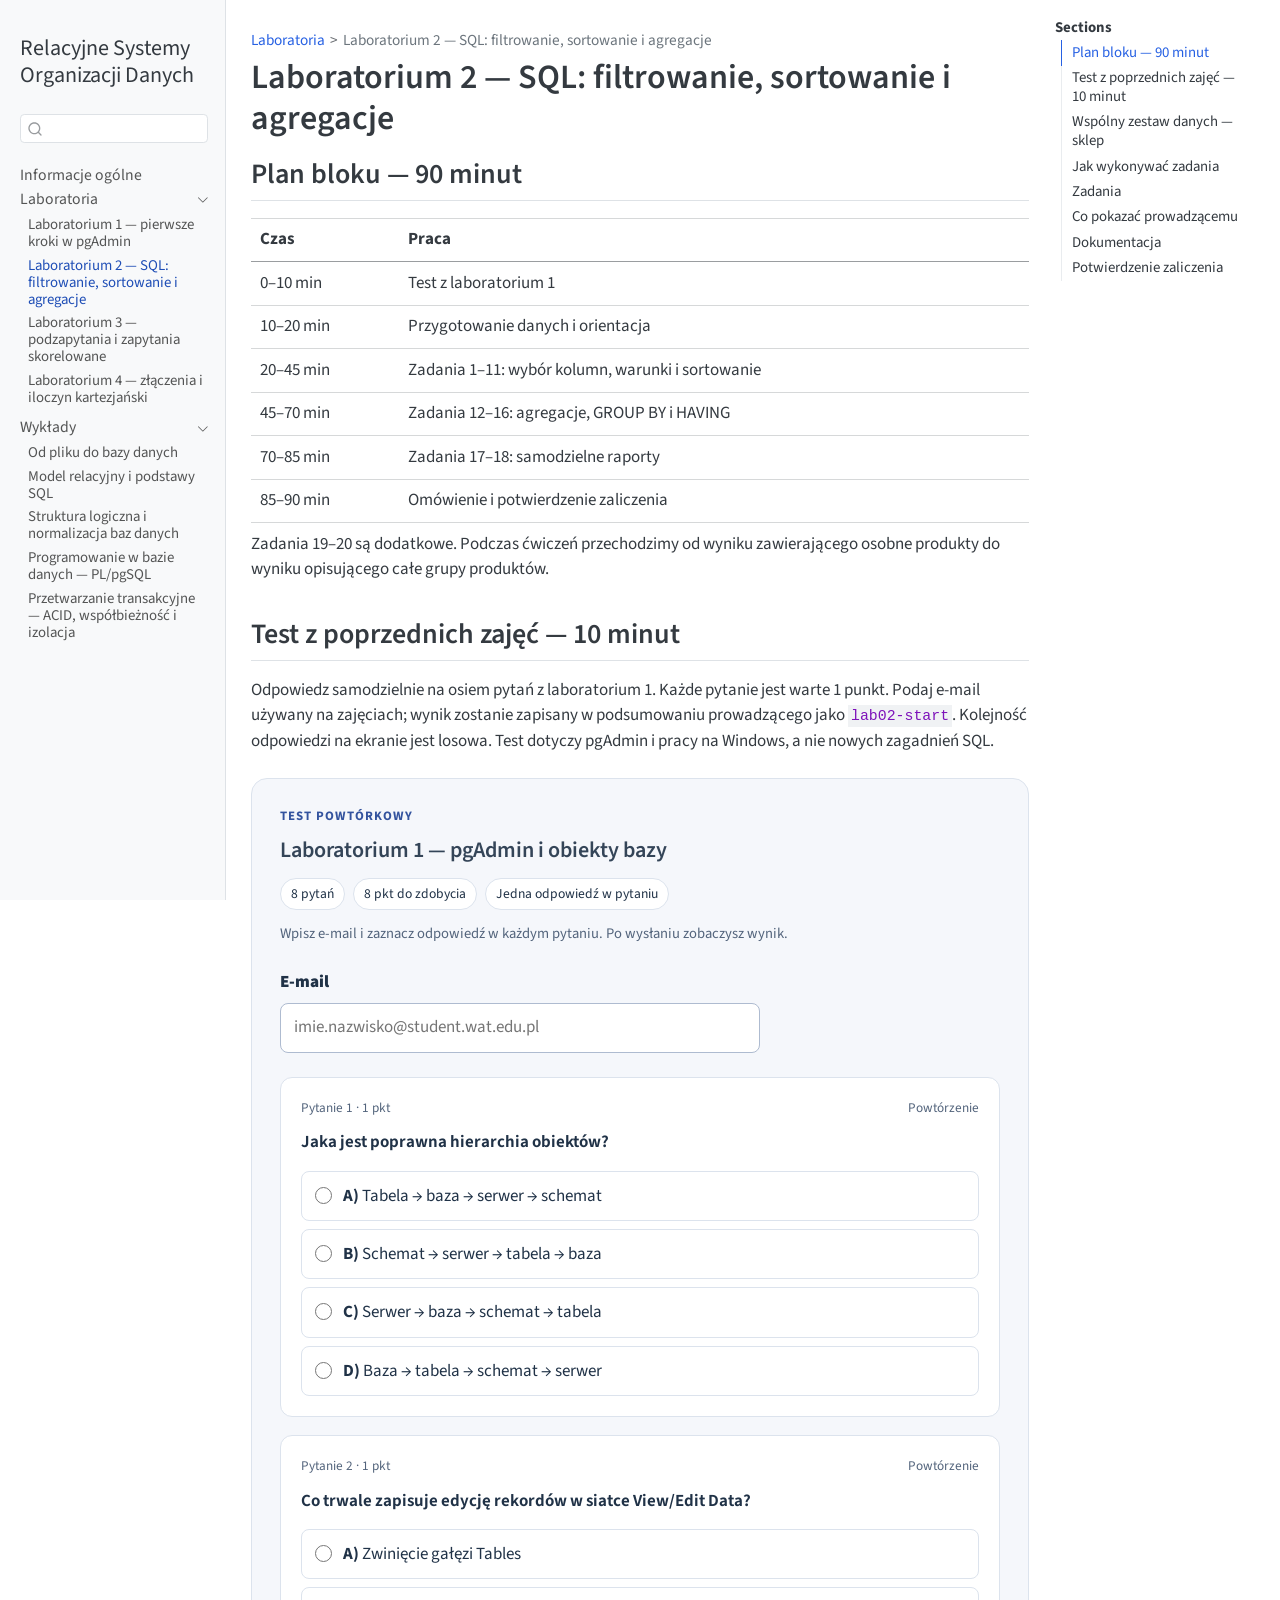
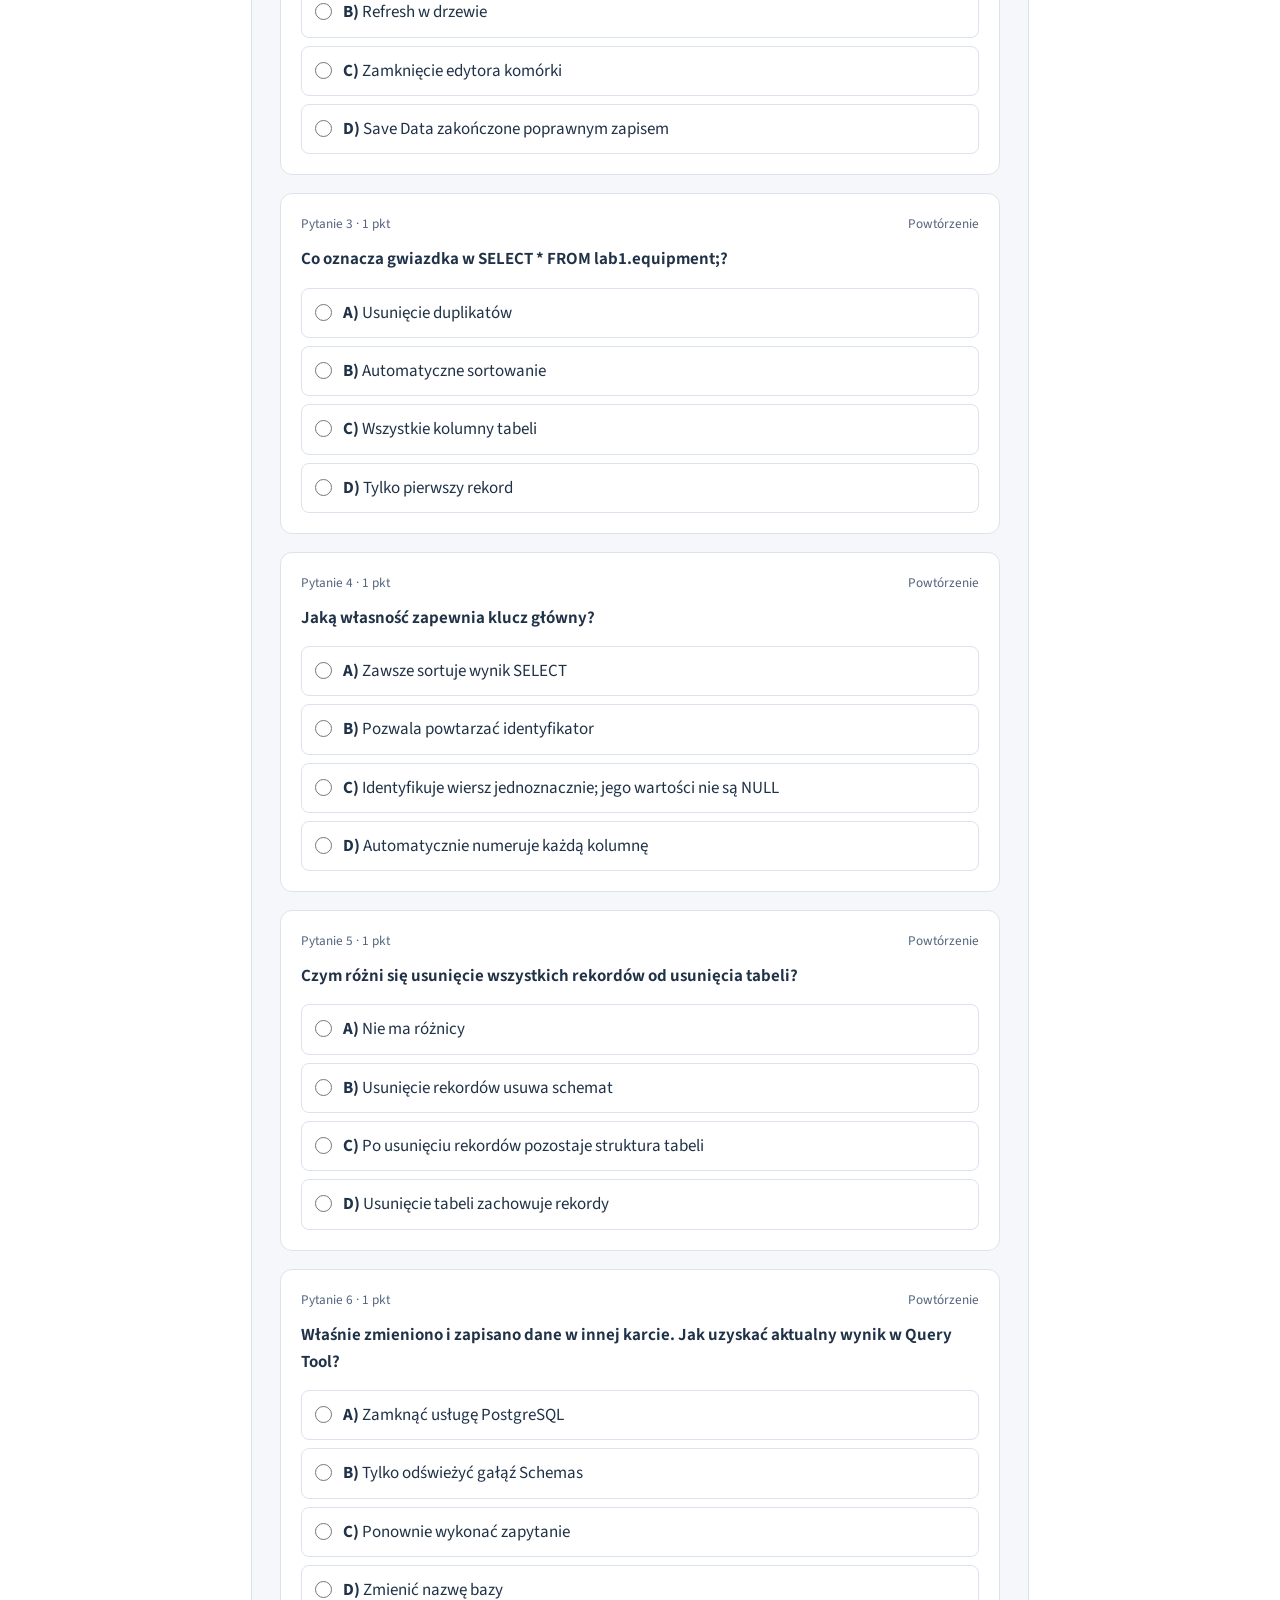
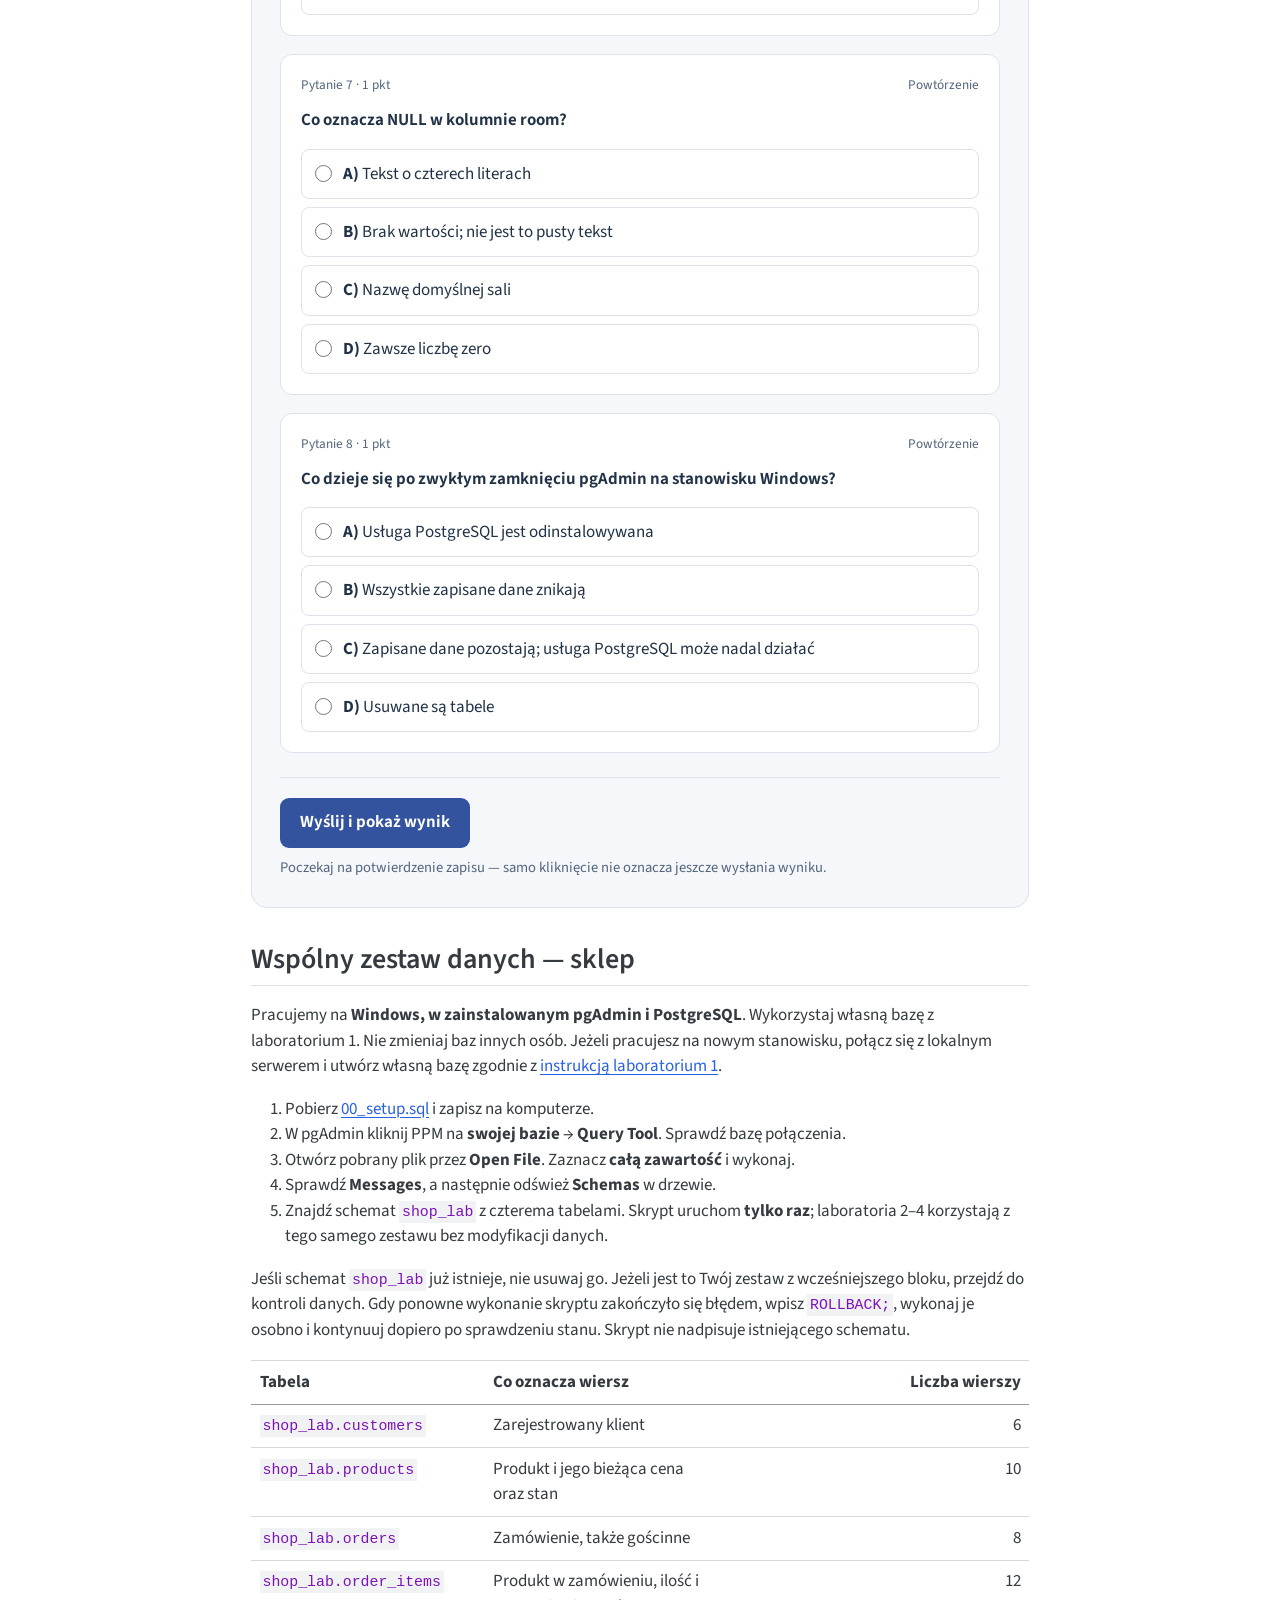
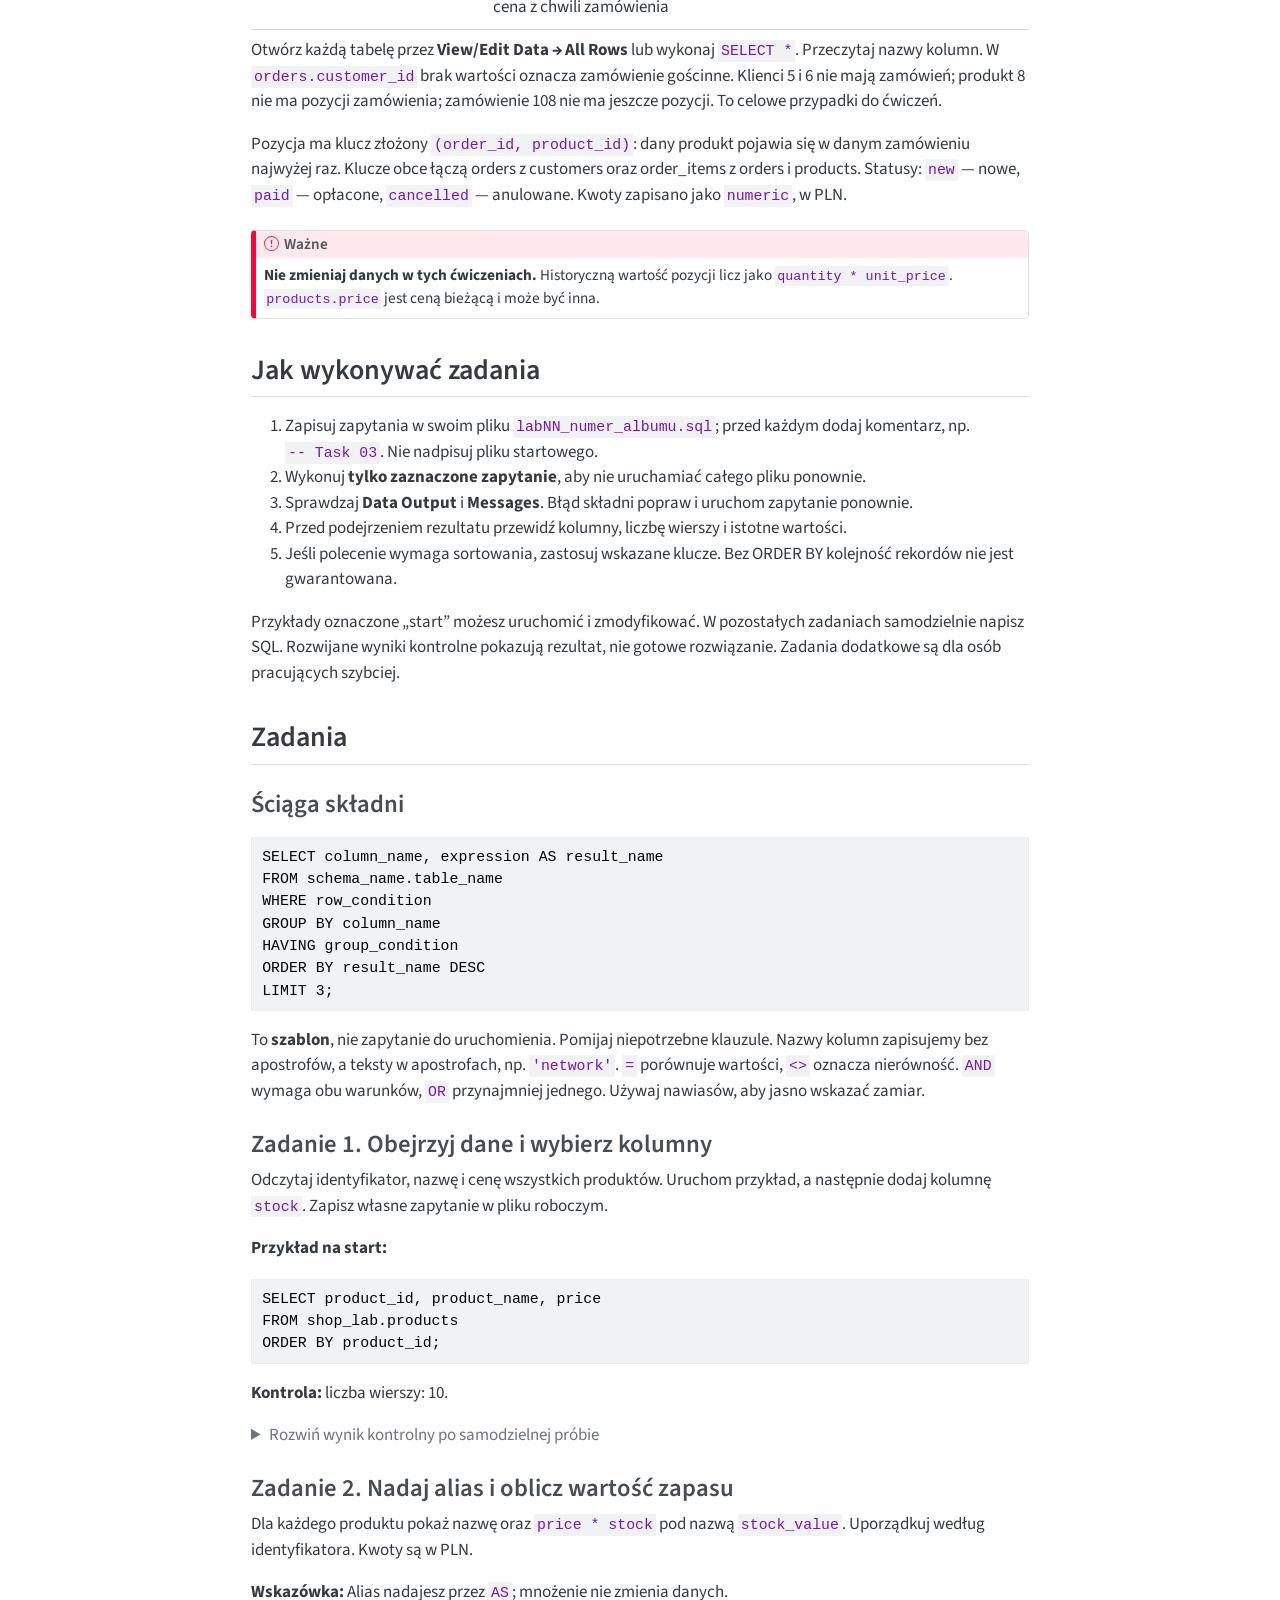
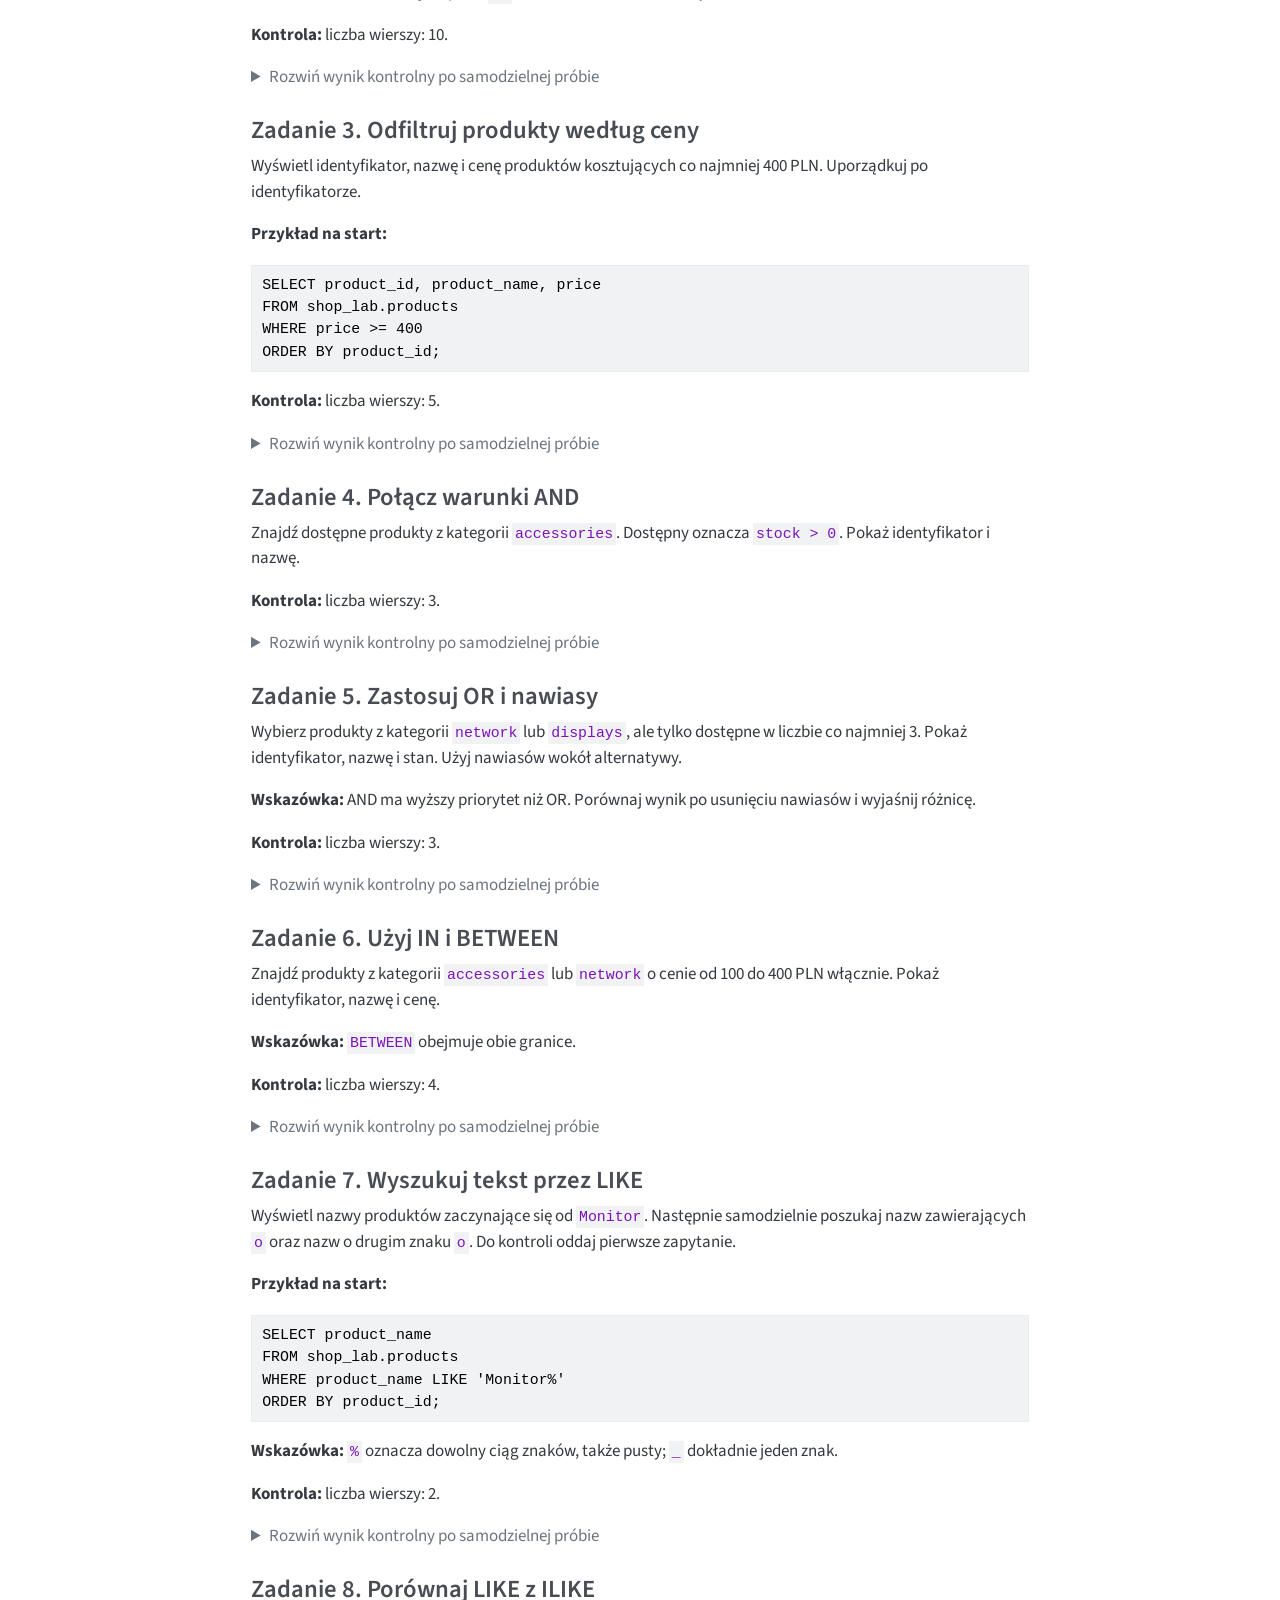
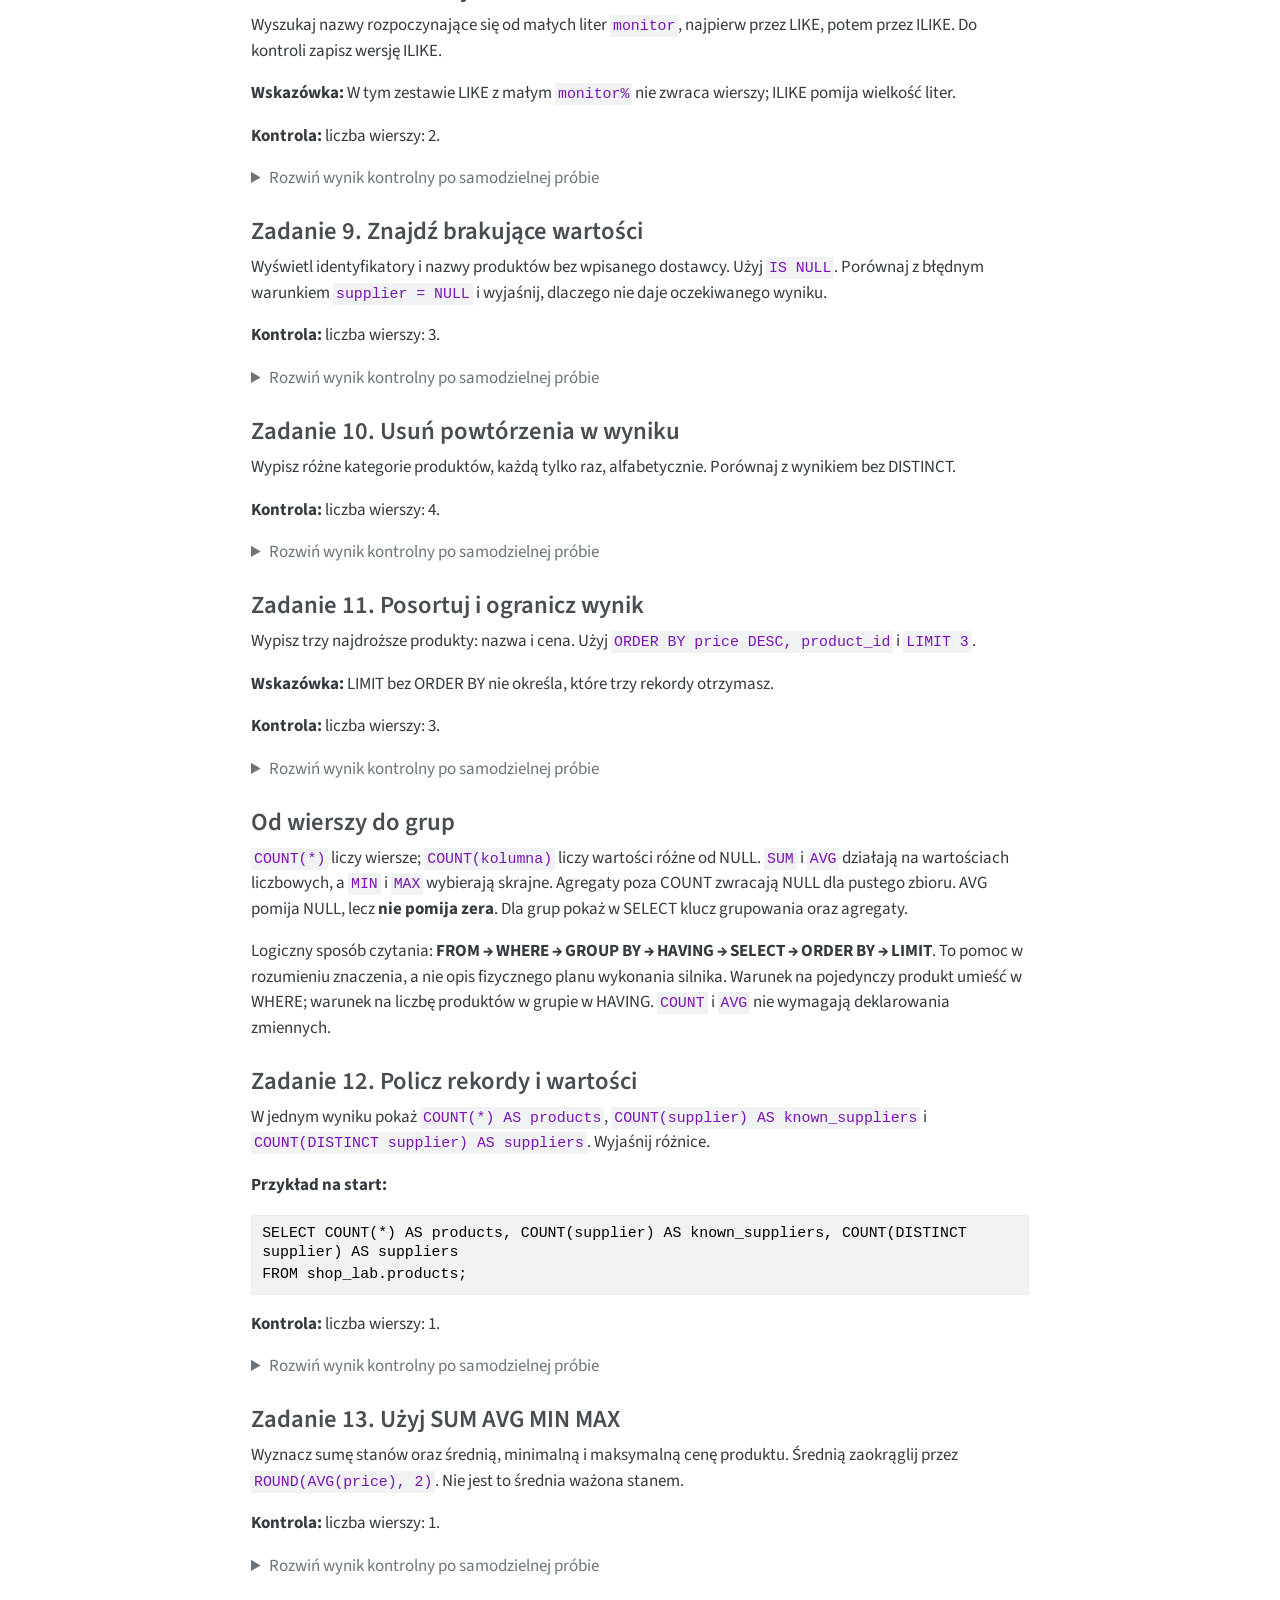
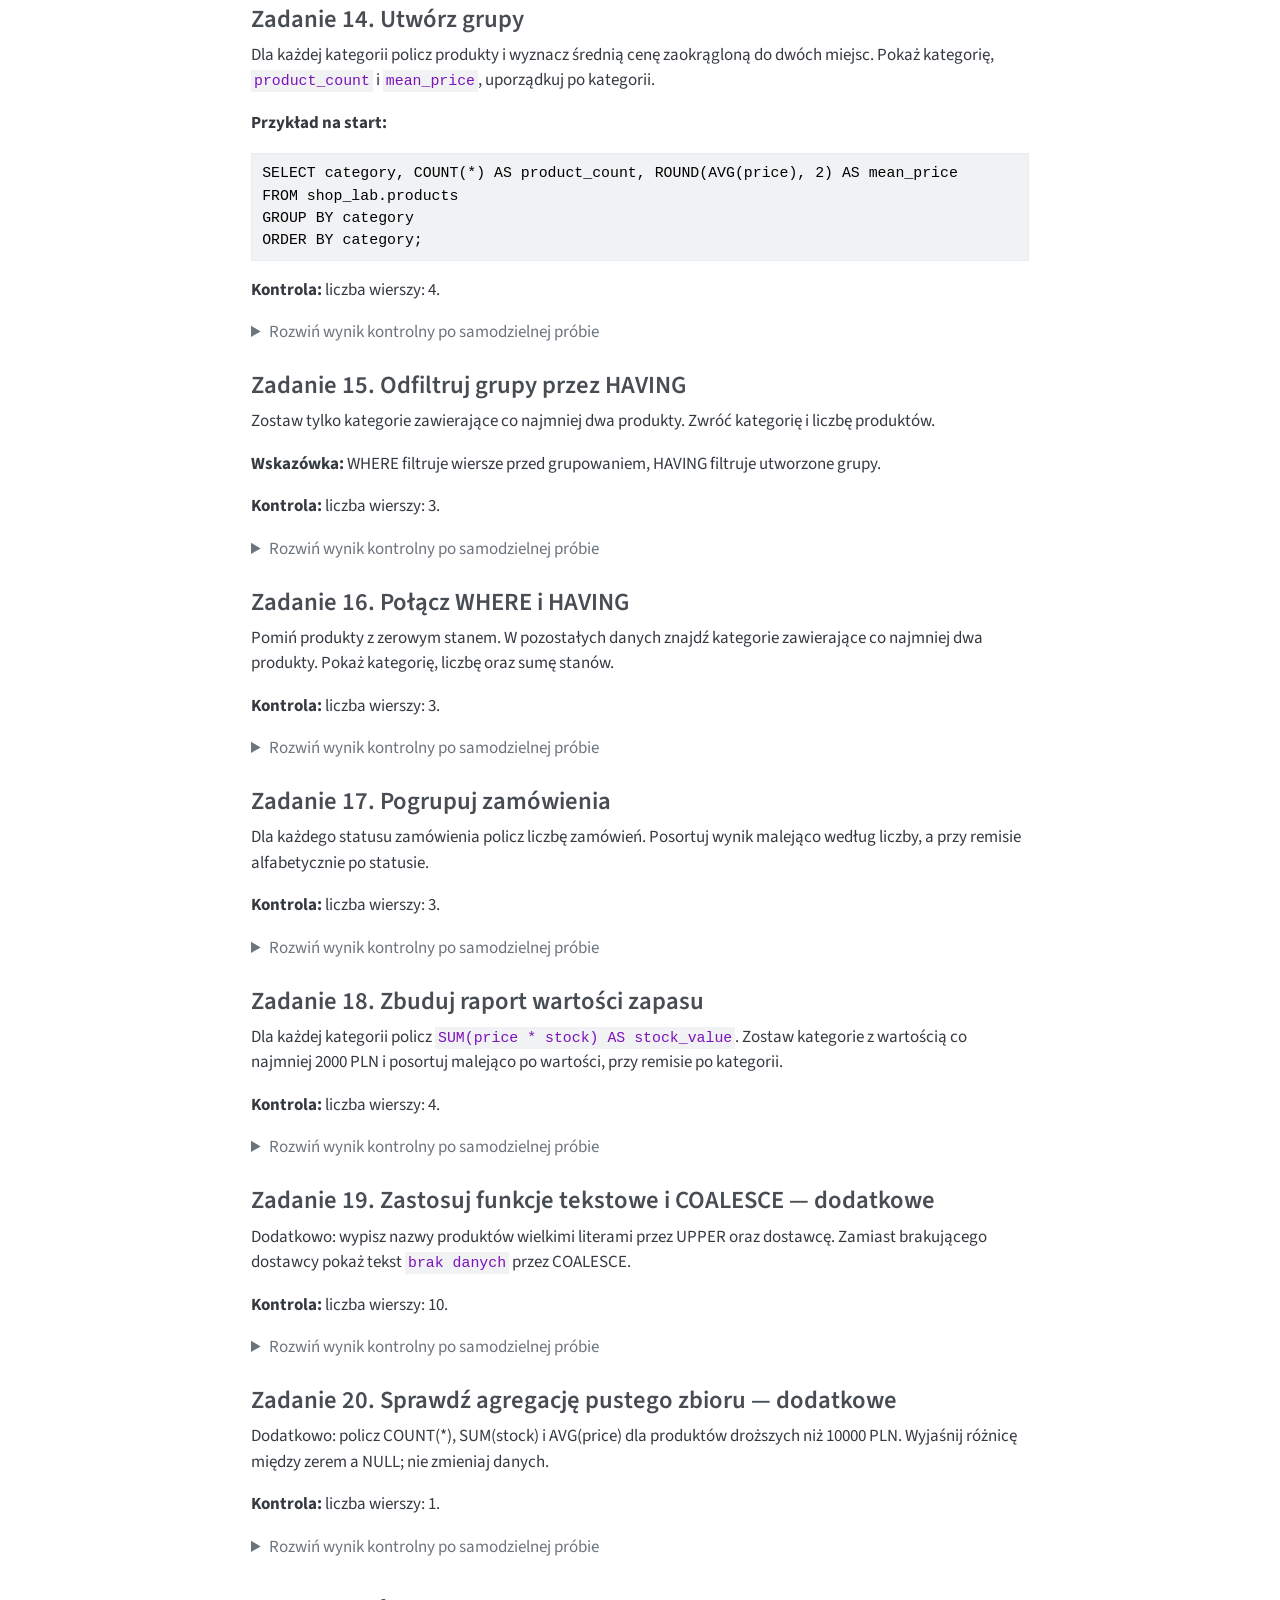
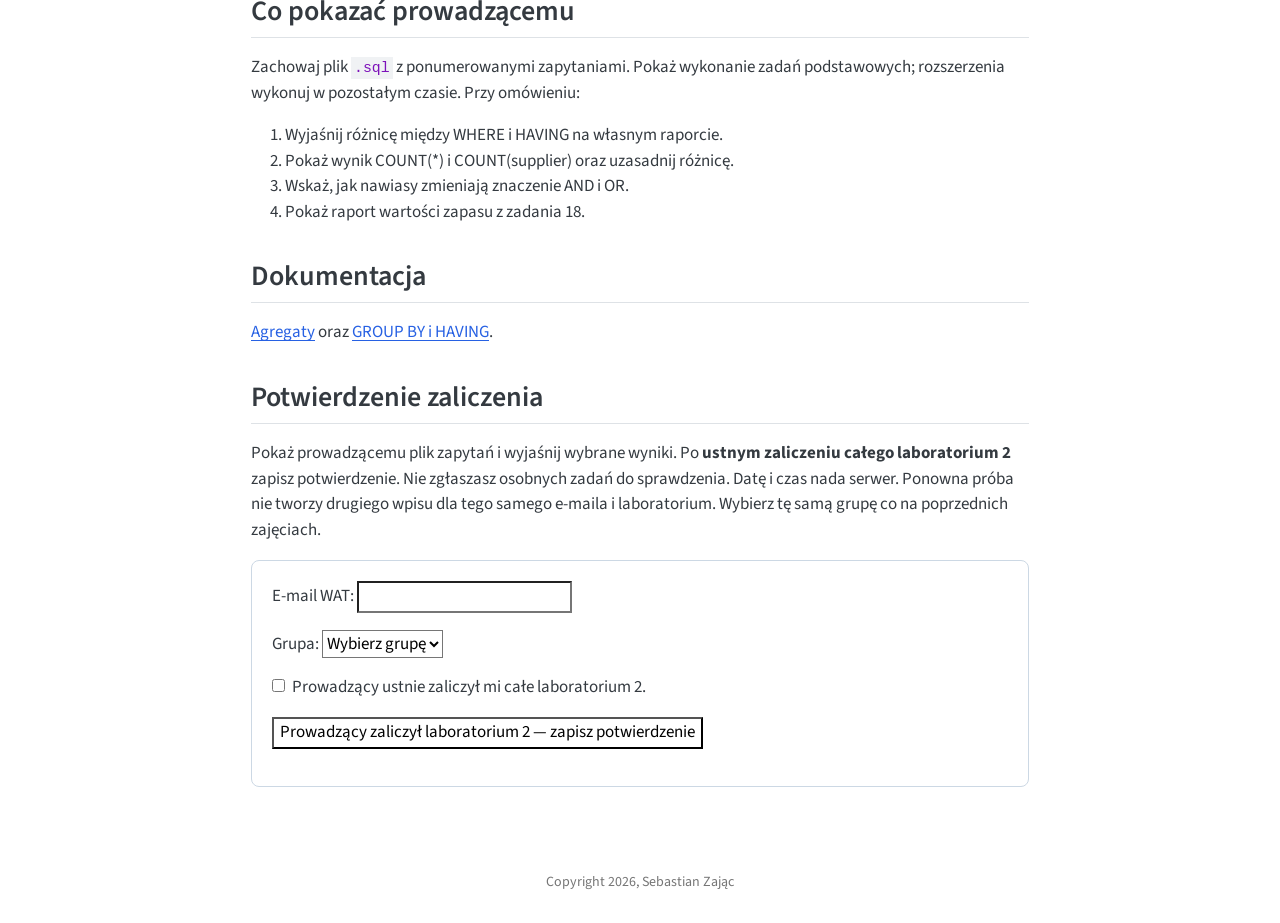
<file: docs/laboratorium2.html>
<!DOCTYPE html>
<html xmlns="http://www.w3.org/1999/xhtml" lang="pl" xml:lang="pl"><head>

<meta charset="utf-8">
<meta name="generator" content="quarto-1.11.9">

<meta name="viewport" content="width=device-width, initial-scale=1.0, user-scalable=yes">


<title>Laboratorium 2 — SQL: filtrowanie, sortowanie i agregacje – Relacyjne Systemy Organizacji Danych</title>
<style>
/* Default styles provided by pandoc.
** See https://pandoc.org/MANUAL.html#variables-for-html for config info.
*/
span.smallcaps{font-variant: small-caps;}
div.columns{display: flex; gap: 1.5em;}
div.column{flex: auto;}
@media screen {
div.columns{gap: min(4vw, 1.5em);}
div.column{overflow-x: auto;}
}
div.hanging-indent{margin-left: 1.5em; text-indent: -1.5em;}
ul.task-list{list-style: none;}
ul.task-list li input[type="checkbox"] {
  width: 0.8em;
  margin: 0 0.8em 0.2em -1em; /* quarto-specific, see https://github.com/quarto-dev/quarto-cli/issues/4556 */ 
  vertical-align: middle;
}
/* CSS for syntax highlighting */
html { -webkit-text-size-adjust: 100%; }
pre > code.sourceCode { white-space: pre; position: relative; }
pre > code.sourceCode > span { display: inline-block; line-height: 1.25; }
pre > code.sourceCode > span:empty { height: 1.2em; }
.sourceCode { overflow: visible; }
code.sourceCode > span { color: inherit; text-decoration: inherit; }
div.sourceCode { margin: 1em 0; }
pre.sourceCode { margin: 0; }
@media screen {
div.sourceCode { overflow: auto; }
}
@media print {
pre > code.sourceCode { white-space: pre-wrap; }
pre > code.sourceCode > span { text-indent: -5em; padding-left: 5em; }
}
pre.numberSource code
  { counter-reset: source-line 0; }
pre.numberSource code > span
  { position: relative; left: -4em; counter-increment: source-line; }
pre.numberSource code > span > a:first-child::before
  { content: counter(source-line);
    position: relative; left: -1em; text-align: right; vertical-align: baseline;
    border: none; display: inline-block;
    -webkit-touch-callout: none; -webkit-user-select: none;
    -khtml-user-select: none; -moz-user-select: none;
    -ms-user-select: none; user-select: none;
    padding: 0 4px; width: 4em;
  }
pre.numberSource { margin-left: 3em;  padding-left: 4px; }
div.sourceCode
  {   }
@media screen {
pre > code.sourceCode > span > a:first-child::before { text-decoration: underline; }
}
</style>


<script src="site_libs/quarto-nav/quarto-nav.js"></script>
<script src="site_libs/quarto-nav/headroom.min.js"></script>
<script src="site_libs/clipboard/clipboard.min.js"></script>
<script src="site_libs/quarto-search/autocomplete.umd.js"></script>
<script src="site_libs/quarto-search/fuse.min.js"></script>
<script src="site_libs/quarto-search/quarto-search.js"></script>
<meta name="quarto:offset" content="./">
<script src="site_libs/quarto-html/quarto.js" type="module"></script>
<script src="site_libs/quarto-html/tabsets/tabsets.js" type="module"></script>
<script src="site_libs/quarto-html/scrollable-regions/scrollable-regions.js" type="module"></script>
<script src="site_libs/quarto-html/popper.min.js"></script>
<script src="site_libs/quarto-html/tippy.umd.min.js"></script>
<script src="site_libs/quarto-html/anchor.min.js"></script>
<link href="site_libs/quarto-html/tippy.css" rel="stylesheet">
<script src="site_libs/bootstrap/bootstrap.min.js"></script>
<link href="site_libs/bootstrap/bootstrap-icons.css" rel="stylesheet">
<link href="site_libs/bootstrap/bootstrap-e53eac6f3a25f5e6c14afb8711b7faf1.min.css" rel="stylesheet" append-hash="true" id="quarto-bootstrap" data-mode="light">
<script id="quarto-search-options" type="application/json">{
  "location": "sidebar",
  "copy-button": false,
  "collapse-after": 3,
  "panel-placement": "start",
  "type": "textbox",
  "limit": 50,
  "keyboard-shortcut": [
    "f",
    "/",
    "s"
  ],
  "show-item-context": false,
  "language": {
    "search-no-results-text": "Brak wyników",
    "search-matching-documents-text": "dopasowane dokumenty",
    "search-copy-link-title": "Kopiuj link do wyszukiwania",
    "search-hide-matches-text": "Ukryj dodatkowe dopasowania",
    "search-more-match-text": "więcej dopasowań w tym dokumencie",
    "search-more-matches-text": "więcej dopasowań w tym dokumencie",
    "search-clear-button-title": "Wyczyść",
    "search-text-placeholder": "",
    "search-detached-cancel-button-title": "Anuluj",
    "search-submit-button-title": "Zatwierdź",
    "search-label": "Szukaj"
  }
}</script>


<link rel="stylesheet" href="style.css">
</head>

<body class="nav-sidebar docked quarto-light"><a id="quarto-skip-link" class="visually-hidden-focusable" href="#quarto-document-content">Skip to main content</a>

<div id="quarto-search-results"></div>
  <header id="quarto-header" class="headroom fixed-top">
  <nav class="quarto-secondary-nav" aria-label="Pasek narzędzi">
    <div class="container-fluid d-flex">
      <button type="button" class="quarto-btn-toggle btn" data-bs-toggle="collapse" role="button" data-bs-target=".quarto-sidebar-collapse-item" aria-controls="quarto-sidebar" aria-expanded="false" aria-label="Przełącz pasek boczny" onclick="if (window.quartoToggleHeadroom) { window.quartoToggleHeadroom(); }">
        <i class="bi bi-layout-text-sidebar-reverse"></i>
      </button>
        <nav class="quarto-page-breadcrumbs" aria-label="Okruszki chleba"><ol class="breadcrumb"><li class="breadcrumb-item"><a href="./laboratorium1.html">Laboratoria</a></li><li class="breadcrumb-item"><a href="./laboratorium2.html">Laboratorium 2 — SQL: filtrowanie, sortowanie i agregacje</a></li></ol></nav>
        <a class="flex-grow-1" data-bs-toggle="collapse" data-bs-target=".quarto-sidebar-collapse-item" onclick="if (window.quartoToggleHeadroom) { window.quartoToggleHeadroom(); }">      
        </a>
      <button type="button" class="btn quarto-search-button" aria-label="Szukaj" onclick="window.quartoOpenSearch();">
        <i class="bi bi-search"></i>
      </button>
    </div>
  </nav>
</header>
<!-- content -->
<div id="quarto-content" class="quarto-container page-columns page-rows-contents page-layout-article">
<!-- sidebar -->
  <nav id="quarto-sidebar" class="sidebar collapse collapse-horizontal quarto-sidebar-collapse-item sidebar-navigation docked overflow-auto" aria-label="Serwis internetowy">
    <div class="pt-lg-2 mt-2 text-left sidebar-header">
    <div class="sidebar-title mb-0 py-0">
      <a href="./">Relacyjne Systemy Organizacji Danych</a> 
    </div>
      </div>
        <div class="mt-2 flex-shrink-0 align-items-center">
        <div class="sidebar-search">
        <div id="quarto-search" class="" title="Szukaj"></div>
        </div>
        </div>
    <div class="sidebar-menu-container"> 
    <ul class="list-unstyled mt-1">
        <li class="sidebar-item">
  <div class="sidebar-item-container"> 
  <a href="./index.html" class="sidebar-item-text sidebar-link">
 <span class="menu-text">Informacje ogólne</span></a>
  </div>
</li>
        <li class="sidebar-item sidebar-item-section">
      <div class="sidebar-item-container"> 
            <button type="button" class="sidebar-item-text sidebar-item-toggle sidebar-link text-start" data-bs-toggle="collapse" data-bs-target="#quarto-sidebar-section-1" aria-controls="quarto-sidebar-section-1" aria-expanded="true">
 <span class="menu-text" id="quarto-sidebar-section-1-label">Laboratoria</span><i class="bi bi-chevron-right" aria-hidden="true"></i></button>
      </div>
      <ul id="quarto-sidebar-section-1" aria-labelledby="quarto-sidebar-section-1-label" class="collapse list-unstyled sidebar-section depth1 show">  
          <li class="sidebar-item">
  <div class="sidebar-item-container"> 
  <a href="./laboratorium1.html" class="sidebar-item-text sidebar-link">
 <span class="menu-text">Laboratorium 1 — pierwsze kroki w pgAdmin</span></a>
  </div>
</li>
          <li class="sidebar-item">
  <div class="sidebar-item-container"> 
  <a href="./laboratorium2.html" class="sidebar-item-text sidebar-link active">
 <span class="menu-text">Laboratorium 2 — SQL: filtrowanie, sortowanie i agregacje</span></a>
  </div>
</li>
          <li class="sidebar-item">
  <div class="sidebar-item-container"> 
  <a href="./laboratorium3.html" class="sidebar-item-text sidebar-link">
 <span class="menu-text">Laboratorium 3 — podzapytania i zapytania skorelowane</span></a>
  </div>
</li>
          <li class="sidebar-item">
  <div class="sidebar-item-container"> 
  <a href="./laboratorium4.html" class="sidebar-item-text sidebar-link">
 <span class="menu-text">Laboratorium 4 — złączenia i iloczyn kartezjański</span></a>
  </div>
</li>
      </ul>
  </li>
        <li class="sidebar-item sidebar-item-section">
      <div class="sidebar-item-container"> 
            <button type="button" class="sidebar-item-text sidebar-item-toggle sidebar-link text-start" data-bs-toggle="collapse" data-bs-target="#quarto-sidebar-section-2" aria-controls="quarto-sidebar-section-2" aria-expanded="true">
 <span class="menu-text" id="quarto-sidebar-section-2-label">Wykłady</span><i class="bi bi-chevron-right" aria-hidden="true"></i></button>
      </div>
      <ul id="quarto-sidebar-section-2" aria-labelledby="quarto-sidebar-section-2-label" class="collapse list-unstyled sidebar-section depth1 show">  
          <li class="sidebar-item">
  <div class="sidebar-item-container"> 
  <a href="./lectures/wyklad1.html" class="sidebar-item-text sidebar-link">
 <span class="menu-text">Od pliku do bazy danych</span></a>
  </div>
</li>
          <li class="sidebar-item">
  <div class="sidebar-item-container"> 
  <a href="./lectures/wyklad2.html" class="sidebar-item-text sidebar-link">
 <span class="menu-text">Model relacyjny i podstawy SQL</span></a>
  </div>
</li>
          <li class="sidebar-item">
  <div class="sidebar-item-container"> 
  <a href="./lectures/wyklad3.html" class="sidebar-item-text sidebar-link">
 <span class="menu-text">Struktura logiczna i normalizacja baz danych</span></a>
  </div>
</li>
          <li class="sidebar-item">
  <div class="sidebar-item-container"> 
  <a href="./lectures/wyklad4.html" class="sidebar-item-text sidebar-link">
 <span class="menu-text">Programowanie w bazie danych — PL/pgSQL</span></a>
  </div>
</li>
          <li class="sidebar-item">
  <div class="sidebar-item-container"> 
  <a href="./lectures/wyklad5.html" class="sidebar-item-text sidebar-link">
 <span class="menu-text">Przetwarzanie transakcyjne — ACID, współbieżność i izolacja</span></a>
  </div>
</li>
      </ul>
  </li>
    </ul>
    </div>
</nav>
<div id="quarto-sidebar-glass" class="quarto-sidebar-collapse-item" data-bs-toggle="collapse" data-bs-target=".quarto-sidebar-collapse-item"></div>
<!-- margin-sidebar -->
    <div id="quarto-margin-sidebar" class="sidebar margin-sidebar">
        <nav id="TOC" role="doc-toc" aria-labelledby="toc-title" class="toc-active">
    <h2 id="toc-title"><strong>Sections</strong></h2>
   
  <ul class="collapse">
  <li><a href="#plan-bloku-90-minut" id="toc-plan-bloku-90-minut" class="nav-link active" data-scroll-target="#plan-bloku-90-minut">Plan bloku — 90 minut</a></li>
  <li><a href="#test-z-poprzednich-zajęć-10-minut" id="toc-test-z-poprzednich-zajęć-10-minut" class="nav-link" data-scroll-target="#test-z-poprzednich-zajęć-10-minut">Test z poprzednich zajęć — 10 minut</a></li>
  <li><a href="#wspólny-zestaw-danych-sklep" id="toc-wspólny-zestaw-danych-sklep" class="nav-link" data-scroll-target="#wspólny-zestaw-danych-sklep">Wspólny zestaw danych — sklep</a></li>
  <li><a href="#jak-wykonywać-zadania" id="toc-jak-wykonywać-zadania" class="nav-link" data-scroll-target="#jak-wykonywać-zadania">Jak wykonywać zadania</a></li>
  <li><a href="#zadania" id="toc-zadania" class="nav-link" data-scroll-target="#zadania">Zadania</a></li>
  <li><a href="#co-pokazać-prowadzącemu" id="toc-co-pokazać-prowadzącemu" class="nav-link" data-scroll-target="#co-pokazać-prowadzącemu">Co pokazać prowadzącemu</a></li>
  <li><a href="#dokumentacja" id="toc-dokumentacja" class="nav-link" data-scroll-target="#dokumentacja">Dokumentacja</a></li>
  <li><a href="#potwierdzenie-zaliczenia" id="toc-potwierdzenie-zaliczenia" class="nav-link" data-scroll-target="#potwierdzenie-zaliczenia">Potwierdzenie zaliczenia</a></li>
  </ul>
</nav>
    </div>
<!-- main -->
<main class="content" id="quarto-document-content" tabindex="-1">

<header id="title-block-header" class="quarto-title-block default"><nav class="quarto-page-breadcrumbs quarto-title-breadcrumbs d-none d-lg-block" aria-label="Okruszki chleba"><ol class="breadcrumb"><li class="breadcrumb-item"><a href="./laboratorium1.html">Laboratoria</a></li><li class="breadcrumb-item"><a href="./laboratorium2.html">Laboratorium 2 — SQL: filtrowanie, sortowanie i agregacje</a></li></ol></nav>
<div class="quarto-title">
<h1 class="title">Laboratorium 2 — SQL: filtrowanie, sortowanie i agregacje</h1>
</div>



<div class="quarto-title-meta">

    
  
    
  </div>
  


</header>


<section id="plan-bloku-90-minut" class="level2">
<h2 class="anchored" data-anchor-id="plan-bloku-90-minut">Plan bloku — 90 minut</h2>
<table class="caption-top table">
<thead>
<tr class="header">
<th>Czas</th>
<th>Praca</th>
</tr>
</thead>
<tbody>
<tr class="odd">
<td>0–10 min</td>
<td>Test z laboratorium 1</td>
</tr>
<tr class="even">
<td>10–20 min</td>
<td>Przygotowanie danych i orientacja</td>
</tr>
<tr class="odd">
<td>20–45 min</td>
<td>Zadania 1–11: wybór kolumn, warunki i sortowanie</td>
</tr>
<tr class="even">
<td>45–70 min</td>
<td>Zadania 12–16: agregacje, GROUP BY i HAVING</td>
</tr>
<tr class="odd">
<td>70–85 min</td>
<td>Zadania 17–18: samodzielne raporty</td>
</tr>
<tr class="even">
<td>85–90 min</td>
<td>Omówienie i potwierdzenie zaliczenia</td>
</tr>
</tbody>
</table>
<p>Zadania 19–20 są dodatkowe. Podczas ćwiczeń przechodzimy od wyniku zawierającego osobne produkty do wyniku opisującego całe grupy produktów.</p>
</section>
<section id="test-z-poprzednich-zajęć-10-minut" class="level2">
<h2 class="anchored" data-anchor-id="test-z-poprzednich-zajęć-10-minut">Test z poprzednich zajęć — 10 minut</h2>
<p>Odpowiedz samodzielnie na osiem pytań z laboratorium 1. Każde pytanie jest warte 1 punkt. Podaj e-mail używany na zajęciach; wynik zostanie zapisany w podsumowaniu prowadzącego jako <code>lab02-start</code>. Kolejność odpowiedzi na ekranie jest losowa. Test dotyczy pgAdmin i pracy na Windows, a nie nowych zagadnień SQL.</p>
<div id="course-quiz"></div>
<script src="assets/js/quiz-engine.js?v=20261124"></script>
<script>
CourseQuiz.mount(document.getElementById('course-quiz'), {
  "course": "rsod2026",
  "lecture": "lab02-start",
  "title": "Laboratorium 1 — pgAdmin i obiekty bazy",
  "submitUrl": "https://sebastianzajac.pl/rsod-quiz/submit.php",
  "questions": [
    {
      "id": "q1",
      "points": 1,
      "diff": "Powtórzenie",
      "text": "Jaka jest poprawna hierarchia obiektów?",
      "options": [
        {
          "v": "A",
          "t": "Tabela → baza → serwer → schemat"
        },
        {
          "v": "B",
          "t": "Serwer → baza → schemat → tabela"
        },
        {
          "v": "C",
          "t": "Baza → tabela → schemat → serwer"
        },
        {
          "v": "D",
          "t": "Schemat → serwer → tabela → baza"
        }
      ]
    },
    {
      "id": "q2",
      "points": 1,
      "diff": "Powtórzenie",
      "text": "Co trwale zapisuje edycję rekordów w siatce View/Edit Data?",
      "options": [
        {
          "v": "A",
          "t": "Refresh w drzewie"
        },
        {
          "v": "B",
          "t": "Zamknięcie edytora komórki"
        },
        {
          "v": "C",
          "t": "Save Data zakończone poprawnym zapisem"
        },
        {
          "v": "D",
          "t": "Zwinięcie gałęzi Tables"
        }
      ]
    },
    {
      "id": "q3",
      "points": 1,
      "diff": "Powtórzenie",
      "text": "Co oznacza gwiazdka w SELECT * FROM lab1.equipment;?",
      "options": [
        {
          "v": "A",
          "t": "Wszystkie kolumny tabeli"
        },
        {
          "v": "B",
          "t": "Tylko pierwszy rekord"
        },
        {
          "v": "C",
          "t": "Usunięcie duplikatów"
        },
        {
          "v": "D",
          "t": "Automatyczne sortowanie"
        }
      ]
    },
    {
      "id": "q4",
      "points": 1,
      "diff": "Powtórzenie",
      "text": "Jaką własność zapewnia klucz główny?",
      "options": [
        {
          "v": "A",
          "t": "Automatycznie numeruje każdą kolumnę"
        },
        {
          "v": "B",
          "t": "Zawsze sortuje wynik SELECT"
        },
        {
          "v": "C",
          "t": "Pozwala powtarzać identyfikator"
        },
        {
          "v": "D",
          "t": "Identyfikuje wiersz jednoznacznie; jego wartości nie są NULL"
        }
      ]
    },
    {
      "id": "q5",
      "points": 1,
      "diff": "Powtórzenie",
      "text": "Czym różni się usunięcie wszystkich rekordów od usunięcia tabeli?",
      "options": [
        {
          "v": "A",
          "t": "Nie ma różnicy"
        },
        {
          "v": "B",
          "t": "Po usunięciu rekordów pozostaje struktura tabeli"
        },
        {
          "v": "C",
          "t": "Usunięcie tabeli zachowuje rekordy"
        },
        {
          "v": "D",
          "t": "Usunięcie rekordów usuwa schemat"
        }
      ]
    },
    {
      "id": "q6",
      "points": 1,
      "diff": "Powtórzenie",
      "text": "Właśnie zmieniono i zapisano dane w innej karcie. Jak uzyskać aktualny wynik w Query Tool?",
      "options": [
        {
          "v": "A",
          "t": "Ponownie wykonać zapytanie"
        },
        {
          "v": "B",
          "t": "Tylko odświeżyć gałąź Schemas"
        },
        {
          "v": "C",
          "t": "Zmienić nazwę bazy"
        },
        {
          "v": "D",
          "t": "Zamknąć usługę PostgreSQL"
        }
      ]
    },
    {
      "id": "q7",
      "points": 1,
      "diff": "Powtórzenie",
      "text": "Co oznacza NULL w kolumnie room?",
      "options": [
        {
          "v": "A",
          "t": "Tekst o czterech literach"
        },
        {
          "v": "B",
          "t": "Zawsze liczbę zero"
        },
        {
          "v": "C",
          "t": "Brak wartości; nie jest to pusty tekst"
        },
        {
          "v": "D",
          "t": "Nazwę domyślnej sali"
        }
      ]
    },
    {
      "id": "q8",
      "points": 1,
      "diff": "Powtórzenie",
      "text": "Co dzieje się po zwykłym zamknięciu pgAdmin na stanowisku Windows?",
      "options": [
        {
          "v": "A",
          "t": "Usuwane są tabele"
        },
        {
          "v": "B",
          "t": "Usługa PostgreSQL jest odinstalowywana"
        },
        {
          "v": "C",
          "t": "Wszystkie zapisane dane znikają"
        },
        {
          "v": "D",
          "t": "Zapisane dane pozostają; usługa PostgreSQL może nadal działać"
        }
      ]
    }
  ]
});
</script>
</section>
<section id="wspólny-zestaw-danych-sklep" class="level2">
<h2 class="anchored" data-anchor-id="wspólny-zestaw-danych-sklep">Wspólny zestaw danych — sklep</h2>
<p>Pracujemy na <strong>Windows, w zainstalowanym pgAdmin i PostgreSQL</strong>. Wykorzystaj własną bazę z laboratorium 1. Nie zmieniaj baz innych osób. Jeżeli pracujesz na nowym stanowisku, połącz się z lokalnym serwerem i utwórz własną bazę zgodnie z <a href="./laboratorium1.html">instrukcją laboratorium 1</a>.</p>
<ol type="1">
<li>Pobierz <a href="assets/sql/rsod-lab234/00_setup.sql">00_setup.sql</a> i zapisz na komputerze.</li>
<li>W pgAdmin kliknij PPM na <strong>swojej bazie</strong> → <strong>Query Tool</strong>. Sprawdź bazę połączenia.</li>
<li>Otwórz pobrany plik przez <strong>Open File</strong>. Zaznacz <strong>całą zawartość</strong> i wykonaj.</li>
<li>Sprawdź <strong>Messages</strong>, a następnie odśwież <strong>Schemas</strong> w drzewie.</li>
<li>Znajdź schemat <code>shop_lab</code> z czterema tabelami. Skrypt uruchom <strong>tylko raz</strong>; laboratoria 2–4 korzystają z tego samego zestawu bez modyfikacji danych.</li>
</ol>
<p>Jeśli schemat <code>shop_lab</code> już istnieje, nie usuwaj go. Jeżeli jest to Twój zestaw z wcześniejszego bloku, przejdź do kontroli danych. Gdy ponowne wykonanie skryptu zakończyło się błędem, wpisz <code>ROLLBACK;</code>, wykonaj je osobno i kontynuuj dopiero po sprawdzeniu stanu. Skrypt nie nadpisuje istniejącego schematu.</p>
<table class="caption-top table">
<colgroup>
<col style="width: 30%">
<col style="width: 30%">
<col style="width: 40%">
</colgroup>
<thead>
<tr class="header">
<th>Tabela</th>
<th>Co oznacza wiersz</th>
<th style="text-align: right;">Liczba wierszy</th>
</tr>
</thead>
<tbody>
<tr class="odd">
<td><code>shop_lab.customers</code></td>
<td>Zarejestrowany klient</td>
<td style="text-align: right;">6</td>
</tr>
<tr class="even">
<td><code>shop_lab.products</code></td>
<td>Produkt i jego bieżąca cena oraz stan</td>
<td style="text-align: right;">10</td>
</tr>
<tr class="odd">
<td><code>shop_lab.orders</code></td>
<td>Zamówienie, także gościnne</td>
<td style="text-align: right;">8</td>
</tr>
<tr class="even">
<td><code>shop_lab.order_items</code></td>
<td>Produkt w zamówieniu, ilość i cena z chwili zamówienia</td>
<td style="text-align: right;">12</td>
</tr>
</tbody>
</table>
<p>Otwórz każdą tabelę przez <strong>View/Edit Data → All Rows</strong> lub wykonaj <code>SELECT *</code>. Przeczytaj nazwy kolumn. W <code>orders.customer_id</code> brak wartości oznacza zamówienie gościnne. Klienci 5 i 6 nie mają zamówień; produkt 8 nie ma pozycji zamówienia; zamówienie 108 nie ma jeszcze pozycji. To celowe przypadki do ćwiczeń.</p>
<p>Pozycja ma klucz złożony <code>(order_id, product_id)</code>: dany produkt pojawia się w danym zamówieniu najwyżej raz. Klucze obce łączą orders z customers oraz order_items z orders i products. Statusy: <code>new</code> — nowe, <code>paid</code> — opłacone, <code>cancelled</code> — anulowane. Kwoty zapisano jako <code>numeric</code>, w PLN.</p>
<div class="callout callout-style-default callout-important callout-titled">
<div class="callout-header d-flex align-content-center">
<div class="callout-icon-container">
<i class="callout-icon"></i>
</div>
<div class="callout-title-container flex-fill">
Ważne
</div>
</div>
<div class="callout-body-container callout-body">
<p><strong>Nie zmieniaj danych w tych ćwiczeniach.</strong> Historyczną wartość pozycji licz jako <code>quantity * unit_price</code>. <code>products.price</code> jest ceną bieżącą i może być inna.</p>
</div>
</div>
</section>
<section id="jak-wykonywać-zadania" class="level2">
<h2 class="anchored" data-anchor-id="jak-wykonywać-zadania">Jak wykonywać zadania</h2>
<ol type="1">
<li>Zapisuj zapytania w swoim pliku <code>labNN_numer_albumu.sql</code>; przed każdym dodaj komentarz, np. <code>-- Task 03</code>. Nie nadpisuj pliku startowego.</li>
<li>Wykonuj <strong>tylko zaznaczone zapytanie</strong>, aby nie uruchamiać całego pliku ponownie.</li>
<li>Sprawdzaj <strong>Data Output</strong> i <strong>Messages</strong>. Błąd składni popraw i uruchom zapytanie ponownie.</li>
<li>Przed podejrzeniem rezultatu przewidź kolumny, liczbę wierszy i istotne wartości.</li>
<li>Jeśli polecenie wymaga sortowania, zastosuj wskazane klucze. Bez ORDER BY kolejność rekordów nie jest gwarantowana.</li>
</ol>
<p>Przykłady oznaczone „start” możesz uruchomić i zmodyfikować. W pozostałych zadaniach samodzielnie napisz SQL. Rozwijane wyniki kontrolne pokazują rezultat, nie gotowe rozwiązanie. Zadania dodatkowe są dla osób pracujących szybciej.</p>
</section>
<section id="zadania" class="level2">
<h2 class="anchored" data-anchor-id="zadania">Zadania</h2>
<section id="ściąga-składni" class="level3">
<h3 class="anchored" data-anchor-id="ściąga-składni">Ściąga składni</h3>
<div class="code-copy-outer-scaffold"><div class="sourceCode" id="cb1"><pre class="sourceCode sql code-with-copy"><code class="sourceCode sql"><span id="cb1-1"><a href="#cb1-1" aria-hidden="true" tabindex="-1"></a><span class="kw">SELECT</span> column_name, expression <span class="kw">AS</span> result_name</span>
<span id="cb1-2"><a href="#cb1-2" aria-hidden="true" tabindex="-1"></a><span class="kw">FROM</span> schema_name.table_name</span>
<span id="cb1-3"><a href="#cb1-3" aria-hidden="true" tabindex="-1"></a><span class="kw">WHERE</span> row_condition</span>
<span id="cb1-4"><a href="#cb1-4" aria-hidden="true" tabindex="-1"></a><span class="kw">GROUP</span> <span class="kw">BY</span> column_name</span>
<span id="cb1-5"><a href="#cb1-5" aria-hidden="true" tabindex="-1"></a><span class="kw">HAVING</span> group_condition</span>
<span id="cb1-6"><a href="#cb1-6" aria-hidden="true" tabindex="-1"></a><span class="kw">ORDER</span> <span class="kw">BY</span> result_name <span class="kw">DESC</span></span>
<span id="cb1-7"><a href="#cb1-7" aria-hidden="true" tabindex="-1"></a><span class="kw">LIMIT</span> <span class="dv">3</span>;</span></code></pre></div><button title="Kopiuj do schowka" class="code-copy-button"><i class="bi"></i></button></div>
<p>To <strong>szablon</strong>, nie zapytanie do uruchomienia. Pomijaj niepotrzebne klauzule. Nazwy kolumn zapisujemy bez apostrofów, a teksty w apostrofach, np. <code>'network'</code>. <code>=</code> porównuje wartości, <code>&lt;&gt;</code> oznacza nierówność. <code>AND</code> wymaga obu warunków, <code>OR</code> przynajmniej jednego. Używaj nawiasów, aby jasno wskazać zamiar.</p>
</section>
<section id="zadanie-1.-obejrzyj-dane-i-wybierz-kolumny" class="level3">
<h3 class="anchored" data-anchor-id="zadanie-1.-obejrzyj-dane-i-wybierz-kolumny">Zadanie 1. Obejrzyj dane i wybierz kolumny</h3>
<p>Odczytaj identyfikator, nazwę i cenę wszystkich produktów. Uruchom przykład, a następnie dodaj kolumnę <code>stock</code>. Zapisz własne zapytanie w pliku roboczym.</p>
<p><strong>Przykład na start:</strong></p>
<div class="code-copy-outer-scaffold"><div class="sourceCode" id="cb2"><pre class="sourceCode sql code-with-copy"><code class="sourceCode sql"><span id="cb2-1"><a href="#cb2-1" aria-hidden="true" tabindex="-1"></a><span class="kw">SELECT</span> product_id, product_name, price</span>
<span id="cb2-2"><a href="#cb2-2" aria-hidden="true" tabindex="-1"></a><span class="kw">FROM</span> shop_lab.products</span>
<span id="cb2-3"><a href="#cb2-3" aria-hidden="true" tabindex="-1"></a><span class="kw">ORDER</span> <span class="kw">BY</span> product_id;</span></code></pre></div><button title="Kopiuj do schowka" class="code-copy-button"><i class="bi"></i></button></div>
<p><strong>Kontrola:</strong> liczba wierszy: 10.</p>
<details>
<summary>
Rozwiń wynik kontrolny po samodzielnej próbie
</summary>
<table class="caption-top table">
<thead>
<tr class="header">
<th>product_id</th>
<th>product_name</th>
<th>price</th>
<th>stock</th>
</tr>
</thead>
<tbody>
<tr class="odd">
<td>1</td>
<td>Laptop</td>
<td>3000.0</td>
<td>5</td>
</tr>
<tr class="even">
<td>2</td>
<td>Monitor</td>
<td>800.0</td>
<td>10</td>
</tr>
<tr class="odd">
<td>3</td>
<td>Keyboard</td>
<td>100.0</td>
<td>20</td>
</tr>
<tr class="even">
<td>4</td>
<td>Mouse</td>
<td>50.0</td>
<td>0</td>
</tr>
<tr class="odd">
<td>5</td>
<td>Cable HDMI</td>
<td>40.0</td>
<td>30</td>
</tr>
<tr class="even">
<td>6</td>
<td>Router</td>
<td>200.0</td>
<td>8</td>
</tr>
<tr class="odd">
<td>7</td>
<td>Switch</td>
<td>400.0</td>
<td>3</td>
</tr>
<tr class="even">
<td>8</td>
<td>Webcam</td>
<td>150.0</td>
<td>0</td>
</tr>
<tr class="odd">
<td>9</td>
<td>Monitor Pro</td>
<td>1200.0</td>
<td>2</td>
</tr>
<tr class="even">
<td>10</td>
<td>Dock</td>
<td>600.0</td>
<td>4</td>
</tr>
</tbody>
</table>
</details>
</section>
<section id="zadanie-2.-nadaj-alias-i-oblicz-wartość-zapasu" class="level3">
<h3 class="anchored" data-anchor-id="zadanie-2.-nadaj-alias-i-oblicz-wartość-zapasu">Zadanie 2. Nadaj alias i oblicz wartość zapasu</h3>
<p>Dla każdego produktu pokaż nazwę oraz <code>price * stock</code> pod nazwą <code>stock_value</code>. Uporządkuj według identyfikatora. Kwoty są w PLN.</p>
<p><strong>Wskazówka:</strong> Alias nadajesz przez <code>AS</code>; mnożenie nie zmienia danych.</p>
<p><strong>Kontrola:</strong> liczba wierszy: 10.</p>
<details>
<summary>
Rozwiń wynik kontrolny po samodzielnej próbie
</summary>
<table class="caption-top table">
<thead>
<tr class="header">
<th>product_name</th>
<th>stock_value</th>
</tr>
</thead>
<tbody>
<tr class="odd">
<td>Laptop</td>
<td>15000.0</td>
</tr>
<tr class="even">
<td>Monitor</td>
<td>8000.0</td>
</tr>
<tr class="odd">
<td>Keyboard</td>
<td>2000.0</td>
</tr>
<tr class="even">
<td>Mouse</td>
<td>0.0</td>
</tr>
<tr class="odd">
<td>Cable HDMI</td>
<td>1200.0</td>
</tr>
<tr class="even">
<td>Router</td>
<td>1600.0</td>
</tr>
<tr class="odd">
<td>Switch</td>
<td>1200.0</td>
</tr>
<tr class="even">
<td>Webcam</td>
<td>0.0</td>
</tr>
<tr class="odd">
<td>Monitor Pro</td>
<td>2400.0</td>
</tr>
<tr class="even">
<td>Dock</td>
<td>2400.0</td>
</tr>
</tbody>
</table>
</details>
</section>
<section id="zadanie-3.-odfiltruj-produkty-według-ceny" class="level3">
<h3 class="anchored" data-anchor-id="zadanie-3.-odfiltruj-produkty-według-ceny">Zadanie 3. Odfiltruj produkty według ceny</h3>
<p>Wyświetl identyfikator, nazwę i cenę produktów kosztujących co najmniej 400 PLN. Uporządkuj po identyfikatorze.</p>
<p><strong>Przykład na start:</strong></p>
<div class="code-copy-outer-scaffold"><div class="sourceCode" id="cb3"><pre class="sourceCode sql code-with-copy"><code class="sourceCode sql"><span id="cb3-1"><a href="#cb3-1" aria-hidden="true" tabindex="-1"></a><span class="kw">SELECT</span> product_id, product_name, price</span>
<span id="cb3-2"><a href="#cb3-2" aria-hidden="true" tabindex="-1"></a><span class="kw">FROM</span> shop_lab.products</span>
<span id="cb3-3"><a href="#cb3-3" aria-hidden="true" tabindex="-1"></a><span class="kw">WHERE</span> price <span class="op">&gt;=</span> <span class="dv">400</span></span>
<span id="cb3-4"><a href="#cb3-4" aria-hidden="true" tabindex="-1"></a><span class="kw">ORDER</span> <span class="kw">BY</span> product_id;</span></code></pre></div><button title="Kopiuj do schowka" class="code-copy-button"><i class="bi"></i></button></div>
<p><strong>Kontrola:</strong> liczba wierszy: 5.</p>
<details>
<summary>
Rozwiń wynik kontrolny po samodzielnej próbie
</summary>
<table class="caption-top table">
<thead>
<tr class="header">
<th>product_id</th>
<th>product_name</th>
<th>price</th>
</tr>
</thead>
<tbody>
<tr class="odd">
<td>1</td>
<td>Laptop</td>
<td>3000.0</td>
</tr>
<tr class="even">
<td>2</td>
<td>Monitor</td>
<td>800.0</td>
</tr>
<tr class="odd">
<td>7</td>
<td>Switch</td>
<td>400.0</td>
</tr>
<tr class="even">
<td>9</td>
<td>Monitor Pro</td>
<td>1200.0</td>
</tr>
<tr class="odd">
<td>10</td>
<td>Dock</td>
<td>600.0</td>
</tr>
</tbody>
</table>
</details>
</section>
<section id="zadanie-4.-połącz-warunki-and" class="level3">
<h3 class="anchored" data-anchor-id="zadanie-4.-połącz-warunki-and">Zadanie 4. Połącz warunki AND</h3>
<p>Znajdź dostępne produkty z kategorii <code>accessories</code>. Dostępny oznacza <code>stock &gt; 0</code>. Pokaż identyfikator i nazwę.</p>
<p><strong>Kontrola:</strong> liczba wierszy: 3.</p>
<details>
<summary>
Rozwiń wynik kontrolny po samodzielnej próbie
</summary>
<table class="caption-top table">
<thead>
<tr class="header">
<th>product_id</th>
<th>product_name</th>
</tr>
</thead>
<tbody>
<tr class="odd">
<td>3</td>
<td>Keyboard</td>
</tr>
<tr class="even">
<td>5</td>
<td>Cable HDMI</td>
</tr>
<tr class="odd">
<td>10</td>
<td>Dock</td>
</tr>
</tbody>
</table>
</details>
</section>
<section id="zadanie-5.-zastosuj-or-i-nawiasy" class="level3">
<h3 class="anchored" data-anchor-id="zadanie-5.-zastosuj-or-i-nawiasy">Zadanie 5. Zastosuj OR i nawiasy</h3>
<p>Wybierz produkty z kategorii <code>network</code> lub <code>displays</code>, ale tylko dostępne w liczbie co najmniej 3. Pokaż identyfikator, nazwę i stan. Użyj nawiasów wokół alternatywy.</p>
<p><strong>Wskazówka:</strong> AND ma wyższy priorytet niż OR. Porównaj wynik po usunięciu nawiasów i wyjaśnij różnicę.</p>
<p><strong>Kontrola:</strong> liczba wierszy: 3.</p>
<details>
<summary>
Rozwiń wynik kontrolny po samodzielnej próbie
</summary>
<table class="caption-top table">
<thead>
<tr class="header">
<th>product_id</th>
<th>product_name</th>
<th>stock</th>
</tr>
</thead>
<tbody>
<tr class="odd">
<td>2</td>
<td>Monitor</td>
<td>10</td>
</tr>
<tr class="even">
<td>6</td>
<td>Router</td>
<td>8</td>
</tr>
<tr class="odd">
<td>7</td>
<td>Switch</td>
<td>3</td>
</tr>
</tbody>
</table>
</details>
</section>
<section id="zadanie-6.-użyj-in-i-between" class="level3">
<h3 class="anchored" data-anchor-id="zadanie-6.-użyj-in-i-between">Zadanie 6. Użyj IN i BETWEEN</h3>
<p>Znajdź produkty z kategorii <code>accessories</code> lub <code>network</code> o cenie od 100 do 400 PLN włącznie. Pokaż identyfikator, nazwę i cenę.</p>
<p><strong>Wskazówka:</strong> <code>BETWEEN</code> obejmuje obie granice.</p>
<p><strong>Kontrola:</strong> liczba wierszy: 4.</p>
<details>
<summary>
Rozwiń wynik kontrolny po samodzielnej próbie
</summary>
<table class="caption-top table">
<thead>
<tr class="header">
<th>product_id</th>
<th>product_name</th>
<th>price</th>
</tr>
</thead>
<tbody>
<tr class="odd">
<td>3</td>
<td>Keyboard</td>
<td>100.0</td>
</tr>
<tr class="even">
<td>6</td>
<td>Router</td>
<td>200.0</td>
</tr>
<tr class="odd">
<td>7</td>
<td>Switch</td>
<td>400.0</td>
</tr>
<tr class="even">
<td>8</td>
<td>Webcam</td>
<td>150.0</td>
</tr>
</tbody>
</table>
</details>
</section>
<section id="zadanie-7.-wyszukuj-tekst-przez-like" class="level3">
<h3 class="anchored" data-anchor-id="zadanie-7.-wyszukuj-tekst-przez-like">Zadanie 7. Wyszukuj tekst przez LIKE</h3>
<p>Wyświetl nazwy produktów zaczynające się od <code>Monitor</code>. Następnie samodzielnie poszukaj nazw zawierających <code>o</code> oraz nazw o drugim znaku <code>o</code>. Do kontroli oddaj pierwsze zapytanie.</p>
<p><strong>Przykład na start:</strong></p>
<div class="code-copy-outer-scaffold"><div class="sourceCode" id="cb4"><pre class="sourceCode sql code-with-copy"><code class="sourceCode sql"><span id="cb4-1"><a href="#cb4-1" aria-hidden="true" tabindex="-1"></a><span class="kw">SELECT</span> product_name</span>
<span id="cb4-2"><a href="#cb4-2" aria-hidden="true" tabindex="-1"></a><span class="kw">FROM</span> shop_lab.products</span>
<span id="cb4-3"><a href="#cb4-3" aria-hidden="true" tabindex="-1"></a><span class="kw">WHERE</span> product_name <span class="kw">LIKE</span> <span class="st">'Monitor%'</span></span>
<span id="cb4-4"><a href="#cb4-4" aria-hidden="true" tabindex="-1"></a><span class="kw">ORDER</span> <span class="kw">BY</span> product_id;</span></code></pre></div><button title="Kopiuj do schowka" class="code-copy-button"><i class="bi"></i></button></div>
<p><strong>Wskazówka:</strong> <code>%</code> oznacza dowolny ciąg znaków, także pusty; <code>_</code> dokładnie jeden znak.</p>
<p><strong>Kontrola:</strong> liczba wierszy: 2.</p>
<details>
<summary>
Rozwiń wynik kontrolny po samodzielnej próbie
</summary>
<table class="caption-top table">
<thead>
<tr class="header">
<th>product_name</th>
</tr>
</thead>
<tbody>
<tr class="odd">
<td>Monitor</td>
</tr>
<tr class="even">
<td>Monitor Pro</td>
</tr>
</tbody>
</table>
</details>
</section>
<section id="zadanie-8.-porównaj-like-z-ilike" class="level3">
<h3 class="anchored" data-anchor-id="zadanie-8.-porównaj-like-z-ilike">Zadanie 8. Porównaj LIKE z ILIKE</h3>
<p>Wyszukaj nazwy rozpoczynające się od małych liter <code>monitor</code>, najpierw przez LIKE, potem przez ILIKE. Do kontroli zapisz wersję ILIKE.</p>
<p><strong>Wskazówka:</strong> W tym zestawie LIKE z małym <code>monitor%</code> nie zwraca wierszy; ILIKE pomija wielkość liter.</p>
<p><strong>Kontrola:</strong> liczba wierszy: 2.</p>
<details>
<summary>
Rozwiń wynik kontrolny po samodzielnej próbie
</summary>
<table class="caption-top table">
<thead>
<tr class="header">
<th>product_name</th>
</tr>
</thead>
<tbody>
<tr class="odd">
<td>Monitor</td>
</tr>
<tr class="even">
<td>Monitor Pro</td>
</tr>
</tbody>
</table>
</details>
</section>
<section id="zadanie-9.-znajdź-brakujące-wartości" class="level3">
<h3 class="anchored" data-anchor-id="zadanie-9.-znajdź-brakujące-wartości">Zadanie 9. Znajdź brakujące wartości</h3>
<p>Wyświetl identyfikatory i nazwy produktów bez wpisanego dostawcy. Użyj <code>IS NULL</code>. Porównaj z błędnym warunkiem <code>supplier = NULL</code> i wyjaśnij, dlaczego nie daje oczekiwanego wyniku.</p>
<p><strong>Kontrola:</strong> liczba wierszy: 3.</p>
<details>
<summary>
Rozwiń wynik kontrolny po samodzielnej próbie
</summary>
<table class="caption-top table">
<thead>
<tr class="header">
<th>product_id</th>
<th>product_name</th>
</tr>
</thead>
<tbody>
<tr class="odd">
<td>2</td>
<td>Monitor</td>
</tr>
<tr class="even">
<td>4</td>
<td>Mouse</td>
</tr>
<tr class="odd">
<td>9</td>
<td>Monitor Pro</td>
</tr>
</tbody>
</table>
</details>
</section>
<section id="zadanie-10.-usuń-powtórzenia-w-wyniku" class="level3">
<h3 class="anchored" data-anchor-id="zadanie-10.-usuń-powtórzenia-w-wyniku">Zadanie 10. Usuń powtórzenia w wyniku</h3>
<p>Wypisz różne kategorie produktów, każdą tylko raz, alfabetycznie. Porównaj z wynikiem bez DISTINCT.</p>
<p><strong>Kontrola:</strong> liczba wierszy: 4.</p>
<details>
<summary>
Rozwiń wynik kontrolny po samodzielnej próbie
</summary>
<table class="caption-top table">
<thead>
<tr class="header">
<th>category</th>
</tr>
</thead>
<tbody>
<tr class="odd">
<td>accessories</td>
</tr>
<tr class="even">
<td>computers</td>
</tr>
<tr class="odd">
<td>displays</td>
</tr>
<tr class="even">
<td>network</td>
</tr>
</tbody>
</table>
</details>
</section>
<section id="zadanie-11.-posortuj-i-ogranicz-wynik" class="level3">
<h3 class="anchored" data-anchor-id="zadanie-11.-posortuj-i-ogranicz-wynik">Zadanie 11. Posortuj i ogranicz wynik</h3>
<p>Wypisz trzy najdroższe produkty: nazwa i cena. Użyj <code>ORDER BY price DESC, product_id</code> i <code>LIMIT 3</code>.</p>
<p><strong>Wskazówka:</strong> LIMIT bez ORDER BY nie określa, które trzy rekordy otrzymasz.</p>
<p><strong>Kontrola:</strong> liczba wierszy: 3.</p>
<details>
<summary>
Rozwiń wynik kontrolny po samodzielnej próbie
</summary>
<table class="caption-top table">
<thead>
<tr class="header">
<th>product_name</th>
<th>price</th>
</tr>
</thead>
<tbody>
<tr class="odd">
<td>Laptop</td>
<td>3000.0</td>
</tr>
<tr class="even">
<td>Monitor Pro</td>
<td>1200.0</td>
</tr>
<tr class="odd">
<td>Monitor</td>
<td>800.0</td>
</tr>
</tbody>
</table>
</details>
</section>
<section id="od-wierszy-do-grup" class="level3">
<h3 class="anchored" data-anchor-id="od-wierszy-do-grup">Od wierszy do grup</h3>
<p><code>COUNT(*)</code> liczy wiersze; <code>COUNT(kolumna)</code> liczy wartości różne od NULL. <code>SUM</code> i <code>AVG</code> działają na wartościach liczbowych, a <code>MIN</code> i <code>MAX</code> wybierają skrajne. Agregaty poza COUNT zwracają NULL dla pustego zbioru. AVG pomija NULL, lecz <strong>nie pomija zera</strong>. Dla grup pokaż w SELECT klucz grupowania oraz agregaty.</p>
<p>Logiczny sposób czytania: <strong>FROM → WHERE → GROUP BY → HAVING → SELECT → ORDER BY → LIMIT</strong>. To pomoc w rozumieniu znaczenia, a nie opis fizycznego planu wykonania silnika. Warunek na pojedynczy produkt umieść w WHERE; warunek na liczbę produktów w grupie w HAVING. <code>COUNT</code> i <code>AVG</code> nie wymagają deklarowania zmiennych.</p>
</section>
<section id="zadanie-12.-policz-rekordy-i-wartości" class="level3">
<h3 class="anchored" data-anchor-id="zadanie-12.-policz-rekordy-i-wartości">Zadanie 12. Policz rekordy i wartości</h3>
<p>W jednym wyniku pokaż <code>COUNT(*) AS products</code>, <code>COUNT(supplier) AS known_suppliers</code> i <code>COUNT(DISTINCT supplier) AS suppliers</code>. Wyjaśnij różnice.</p>
<p><strong>Przykład na start:</strong></p>
<div class="code-copy-outer-scaffold"><div class="sourceCode" id="cb5"><pre class="sourceCode sql code-with-copy"><code class="sourceCode sql"><span id="cb5-1"><a href="#cb5-1" aria-hidden="true" tabindex="-1"></a><span class="kw">SELECT</span> <span class="fu">COUNT</span>(<span class="op">*</span>) <span class="kw">AS</span> products, <span class="fu">COUNT</span>(supplier) <span class="kw">AS</span> known_suppliers, <span class="fu">COUNT</span>(<span class="kw">DISTINCT</span> supplier) <span class="kw">AS</span> suppliers</span>
<span id="cb5-2"><a href="#cb5-2" aria-hidden="true" tabindex="-1"></a><span class="kw">FROM</span> shop_lab.products;</span></code></pre></div><button title="Kopiuj do schowka" class="code-copy-button"><i class="bi"></i></button></div>
<p><strong>Kontrola:</strong> liczba wierszy: 1.</p>
<details>
<summary>
Rozwiń wynik kontrolny po samodzielnej próbie
</summary>
<table class="caption-top table">
<thead>
<tr class="header">
<th>products</th>
<th>known_suppliers</th>
<th>suppliers</th>
</tr>
</thead>
<tbody>
<tr class="odd">
<td>10</td>
<td>7</td>
<td>3</td>
</tr>
</tbody>
</table>
</details>
</section>
<section id="zadanie-13.-użyj-sum-avg-min-max" class="level3">
<h3 class="anchored" data-anchor-id="zadanie-13.-użyj-sum-avg-min-max">Zadanie 13. Użyj SUM AVG MIN MAX</h3>
<p>Wyznacz sumę stanów oraz średnią, minimalną i maksymalną cenę produktu. Średnią zaokrąglij przez <code>ROUND(AVG(price), 2)</code>. Nie jest to średnia ważona stanem.</p>
<p><strong>Kontrola:</strong> liczba wierszy: 1.</p>
<details>
<summary>
Rozwiń wynik kontrolny po samodzielnej próbie
</summary>
<table class="caption-top table">
<thead>
<tr class="header">
<th>total_stock</th>
<th>mean_price</th>
<th>min_price</th>
<th>max_price</th>
</tr>
</thead>
<tbody>
<tr class="odd">
<td>82</td>
<td>654.0</td>
<td>40.0</td>
<td>3000.0</td>
</tr>
</tbody>
</table>
</details>
</section>
<section id="zadanie-14.-utwórz-grupy" class="level3">
<h3 class="anchored" data-anchor-id="zadanie-14.-utwórz-grupy">Zadanie 14. Utwórz grupy</h3>
<p>Dla każdej kategorii policz produkty i wyznacz średnią cenę zaokrągloną do dwóch miejsc. Pokaż kategorię, <code>product_count</code> i <code>mean_price</code>, uporządkuj po kategorii.</p>
<p><strong>Przykład na start:</strong></p>
<div class="code-copy-outer-scaffold"><div class="sourceCode" id="cb6"><pre class="sourceCode sql code-with-copy"><code class="sourceCode sql"><span id="cb6-1"><a href="#cb6-1" aria-hidden="true" tabindex="-1"></a><span class="kw">SELECT</span> <span class="kw">category</span>, <span class="fu">COUNT</span>(<span class="op">*</span>) <span class="kw">AS</span> product_count, <span class="fu">ROUND</span>(<span class="fu">AVG</span>(price), <span class="dv">2</span>) <span class="kw">AS</span> mean_price</span>
<span id="cb6-2"><a href="#cb6-2" aria-hidden="true" tabindex="-1"></a><span class="kw">FROM</span> shop_lab.products</span>
<span id="cb6-3"><a href="#cb6-3" aria-hidden="true" tabindex="-1"></a><span class="kw">GROUP</span> <span class="kw">BY</span> <span class="kw">category</span></span>
<span id="cb6-4"><a href="#cb6-4" aria-hidden="true" tabindex="-1"></a><span class="kw">ORDER</span> <span class="kw">BY</span> <span class="kw">category</span>;</span></code></pre></div><button title="Kopiuj do schowka" class="code-copy-button"><i class="bi"></i></button></div>
<p><strong>Kontrola:</strong> liczba wierszy: 4.</p>
<details>
<summary>
Rozwiń wynik kontrolny po samodzielnej próbie
</summary>
<table class="caption-top table">
<thead>
<tr class="header">
<th>category</th>
<th>product_count</th>
<th>mean_price</th>
</tr>
</thead>
<tbody>
<tr class="odd">
<td>accessories</td>
<td>5</td>
<td>188.0</td>
</tr>
<tr class="even">
<td>computers</td>
<td>1</td>
<td>3000.0</td>
</tr>
<tr class="odd">
<td>displays</td>
<td>2</td>
<td>1000.0</td>
</tr>
<tr class="even">
<td>network</td>
<td>2</td>
<td>300.0</td>
</tr>
</tbody>
</table>
</details>
</section>
<section id="zadanie-15.-odfiltruj-grupy-przez-having" class="level3">
<h3 class="anchored" data-anchor-id="zadanie-15.-odfiltruj-grupy-przez-having">Zadanie 15. Odfiltruj grupy przez HAVING</h3>
<p>Zostaw tylko kategorie zawierające co najmniej dwa produkty. Zwróć kategorię i liczbę produktów.</p>
<p><strong>Wskazówka:</strong> WHERE filtruje wiersze przed grupowaniem, HAVING filtruje utworzone grupy.</p>
<p><strong>Kontrola:</strong> liczba wierszy: 3.</p>
<details>
<summary>
Rozwiń wynik kontrolny po samodzielnej próbie
</summary>
<table class="caption-top table">
<thead>
<tr class="header">
<th>category</th>
<th>product_count</th>
</tr>
</thead>
<tbody>
<tr class="odd">
<td>accessories</td>
<td>5</td>
</tr>
<tr class="even">
<td>displays</td>
<td>2</td>
</tr>
<tr class="odd">
<td>network</td>
<td>2</td>
</tr>
</tbody>
</table>
</details>
</section>
<section id="zadanie-16.-połącz-where-i-having" class="level3">
<h3 class="anchored" data-anchor-id="zadanie-16.-połącz-where-i-having">Zadanie 16. Połącz WHERE i HAVING</h3>
<p>Pomiń produkty z zerowym stanem. W pozostałych danych znajdź kategorie zawierające co najmniej dwa produkty. Pokaż kategorię, liczbę oraz sumę stanów.</p>
<p><strong>Kontrola:</strong> liczba wierszy: 3.</p>
<details>
<summary>
Rozwiń wynik kontrolny po samodzielnej próbie
</summary>
<table class="caption-top table">
<thead>
<tr class="header">
<th>category</th>
<th>product_count</th>
<th>total_stock</th>
</tr>
</thead>
<tbody>
<tr class="odd">
<td>accessories</td>
<td>3</td>
<td>54</td>
</tr>
<tr class="even">
<td>displays</td>
<td>2</td>
<td>12</td>
</tr>
<tr class="odd">
<td>network</td>
<td>2</td>
<td>11</td>
</tr>
</tbody>
</table>
</details>
</section>
<section id="zadanie-17.-pogrupuj-zamówienia" class="level3">
<h3 class="anchored" data-anchor-id="zadanie-17.-pogrupuj-zamówienia">Zadanie 17. Pogrupuj zamówienia</h3>
<p>Dla każdego statusu zamówienia policz liczbę zamówień. Posortuj wynik malejąco według liczby, a przy remisie alfabetycznie po statusie.</p>
<p><strong>Kontrola:</strong> liczba wierszy: 3.</p>
<details>
<summary>
Rozwiń wynik kontrolny po samodzielnej próbie
</summary>
<table class="caption-top table">
<thead>
<tr class="header">
<th>status</th>
<th>order_count</th>
</tr>
</thead>
<tbody>
<tr class="odd">
<td>paid</td>
<td>4</td>
</tr>
<tr class="even">
<td>new</td>
<td>3</td>
</tr>
<tr class="odd">
<td>cancelled</td>
<td>1</td>
</tr>
</tbody>
</table>
</details>
</section>
<section id="zadanie-18.-zbuduj-raport-wartości-zapasu" class="level3">
<h3 class="anchored" data-anchor-id="zadanie-18.-zbuduj-raport-wartości-zapasu">Zadanie 18. Zbuduj raport wartości zapasu</h3>
<p>Dla każdej kategorii policz <code>SUM(price * stock) AS stock_value</code>. Zostaw kategorie z wartością co najmniej 2000 PLN i posortuj malejąco po wartości, przy remisie po kategorii.</p>
<p><strong>Kontrola:</strong> liczba wierszy: 4.</p>
<details>
<summary>
Rozwiń wynik kontrolny po samodzielnej próbie
</summary>
<table class="caption-top table">
<thead>
<tr class="header">
<th>category</th>
<th>stock_value</th>
</tr>
</thead>
<tbody>
<tr class="odd">
<td>computers</td>
<td>15000.0</td>
</tr>
<tr class="even">
<td>displays</td>
<td>10400.0</td>
</tr>
<tr class="odd">
<td>accessories</td>
<td>5600.0</td>
</tr>
<tr class="even">
<td>network</td>
<td>2800.0</td>
</tr>
</tbody>
</table>
</details>
</section>
<section id="zadanie-19.-zastosuj-funkcje-tekstowe-i-coalesce-dodatkowe" class="level3">
<h3 class="anchored" data-anchor-id="zadanie-19.-zastosuj-funkcje-tekstowe-i-coalesce-dodatkowe">Zadanie 19. Zastosuj funkcje tekstowe i COALESCE — dodatkowe</h3>
<p>Dodatkowo: wypisz nazwy produktów wielkimi literami przez UPPER oraz dostawcę. Zamiast brakującego dostawcy pokaż tekst <code>brak danych</code> przez COALESCE.</p>
<p><strong>Kontrola:</strong> liczba wierszy: 10.</p>
<details>
<summary>
Rozwiń wynik kontrolny po samodzielnej próbie
</summary>
<table class="caption-top table">
<thead>
<tr class="header">
<th>name_upper</th>
<th>supplier_label</th>
</tr>
</thead>
<tbody>
<tr class="odd">
<td>LAPTOP</td>
<td>Acme</td>
</tr>
<tr class="even">
<td>MONITOR</td>
<td>brak danych</td>
</tr>
<tr class="odd">
<td>KEYBOARD</td>
<td>Acme</td>
</tr>
<tr class="even">
<td>MOUSE</td>
<td>brak danych</td>
</tr>
<tr class="odd">
<td>CABLE HDMI</td>
<td>CableCo</td>
</tr>
<tr class="even">
<td>ROUTER</td>
<td>NetCo</td>
</tr>
<tr class="odd">
<td>SWITCH</td>
<td>NetCo</td>
</tr>
<tr class="even">
<td>WEBCAM</td>
<td>Acme</td>
</tr>
<tr class="odd">
<td>MONITOR PRO</td>
<td>brak danych</td>
</tr>
<tr class="even">
<td>DOCK</td>
<td>Acme</td>
</tr>
</tbody>
</table>
</details>
</section>
<section id="zadanie-20.-sprawdź-agregację-pustego-zbioru-dodatkowe" class="level3">
<h3 class="anchored" data-anchor-id="zadanie-20.-sprawdź-agregację-pustego-zbioru-dodatkowe">Zadanie 20. Sprawdź agregację pustego zbioru — dodatkowe</h3>
<p>Dodatkowo: policz COUNT(*), SUM(stock) i AVG(price) dla produktów droższych niż 10000 PLN. Wyjaśnij różnicę między zerem a NULL; nie zmieniaj danych.</p>
<p><strong>Kontrola:</strong> liczba wierszy: 1.</p>
<details>
<summary>
Rozwiń wynik kontrolny po samodzielnej próbie
</summary>
<table class="caption-top table">
<thead>
<tr class="header">
<th>product_count</th>
<th>total_stock</th>
<th>mean_price</th>
</tr>
</thead>
<tbody>
<tr class="odd">
<td>0</td>
<td>NULL</td>
<td>NULL</td>
</tr>
</tbody>
</table>
</details>
</section>
</section>
<section id="co-pokazać-prowadzącemu" class="level2">
<h2 class="anchored" data-anchor-id="co-pokazać-prowadzącemu">Co pokazać prowadzącemu</h2>
<p>Zachowaj plik <code>.sql</code> z ponumerowanymi zapytaniami. Pokaż wykonanie zadań podstawowych; rozszerzenia wykonuj w pozostałym czasie. Przy omówieniu:</p>
<ol type="1">
<li>Wyjaśnij różnicę między WHERE i HAVING na własnym raporcie.</li>
<li>Pokaż wynik COUNT(*) i COUNT(supplier) oraz uzasadnij różnicę.</li>
<li>Wskaż, jak nawiasy zmieniają znaczenie AND i OR.</li>
<li>Pokaż raport wartości zapasu z zadania 18.</li>
</ol>
</section>
<section id="dokumentacja" class="level2">
<h2 class="anchored" data-anchor-id="dokumentacja">Dokumentacja</h2>
<p><a href="https://www.postgresql.org/docs/16/functions-aggregate.html">Agregaty</a> oraz <a href="https://www.postgresql.org/docs/16/queries-table-expressions.html#QUERIES-GROUP">GROUP BY i HAVING</a>.</p>
</section>
<section id="potwierdzenie-zaliczenia" class="level2">
<h2 class="anchored" data-anchor-id="potwierdzenie-zaliczenia">Potwierdzenie zaliczenia</h2>
<p>Pokaż prowadzącemu plik zapytań i wyjaśnij wybrane wyniki. Po <strong>ustnym zaliczeniu całego laboratorium 2</strong> zapisz potwierdzenie. Nie zgłaszasz osobnych zadań do sprawdzenia. Datę i czas nada serwer. Ponowna próba nie tworzy drugiego wpisu dla tego samego e-maila i laboratorium. Wybierz tę samą grupę co na poprzednich zajęciach.</p>
<div id="lab-confirmation" data-lab="lab02" data-endpoint="https://sebastianzajac.pl/rsod-quiz/lab-progress.php" style="padding:20px;border:1px solid #ccd8e4;border-radius:8px">
<form>
<p><label>E-mail WAT: <input name="email" type="email" autocomplete="email" maxlength="254" required=""></label></p>
<p><label>Grupa: <select name="group" required=""><option value="">Wybierz grupę</option><option value="1">Grupa 1</option><option value="2">Grupa 2</option><option value="3">Grupa 3</option></select></label></p>
<p><label><input type="checkbox" required=""> Prowadzący ustnie zaliczył mi całe laboratorium 2.</label></p>
<button type="submit">Prowadzący zaliczył laboratorium 2 — zapisz potwierdzenie</button>
</form><p role="status" aria-live="polite"></p></div>
<script src="assets/js/lab-confirmation.js"></script>


</section>

</main> <!-- /main -->
<script id="quarto-html-after-body" type="application/javascript">
  window.document.addEventListener("DOMContentLoaded", function (event) {
    const icon = "";
    const anchorJS = new window.AnchorJS();
    anchorJS.options = {
      placement: 'right',
      icon: icon
    };
    anchorJS.add('.anchored');
    const isCodeAnnotation = (el) => {
      for (const clz of el.classList) {
        if (clz.startsWith('code-annotation-')) {                     
          return true;
        }
      }
      return false;
    }
    const onCopySuccess = function(e) {
      // button target
      const button = e.trigger;
      // don't keep focus
      button.blur();
      // flash "checked"
      button.classList.add('code-copy-button-checked');
      var currentTitle = button.getAttribute("title");
      button.setAttribute("title", "Skopiowano!");
      let tooltip;
      if (window.bootstrap) {
        button.setAttribute("data-bs-toggle", "tooltip");
        button.setAttribute("data-bs-placement", "left");
        button.setAttribute("data-bs-title", "Skopiowano!");
        tooltip = new bootstrap.Tooltip(button, 
          { trigger: "manual", 
            customClass: "code-copy-button-tooltip",
            offset: [0, -8]});
        tooltip.show();    
      }
      setTimeout(function() {
        if (tooltip) {
          tooltip.hide();
          button.removeAttribute("data-bs-title");
          button.removeAttribute("data-bs-toggle");
          button.removeAttribute("data-bs-placement");
        }
        button.setAttribute("title", currentTitle);
        button.classList.remove('code-copy-button-checked');
      }, 1000);
      // clear code selection
      e.clearSelection();
    }
    const getTextToCopy = function(trigger) {
      const outerScaffold = trigger.parentElement.cloneNode(true);
      const codeEl = outerScaffold.querySelector('code');
      for (const childEl of codeEl.children) {
        if (isCodeAnnotation(childEl)) {
          childEl.remove();
        }
      }
      return codeEl.innerText;
    }
    const clipboard = new window.ClipboardJS('.code-copy-button:not([data-in-quarto-modal])', {
      text: getTextToCopy
    });
    clipboard.on('success', onCopySuccess);
    if (window.document.getElementById('quarto-embedded-source-code-modal')) {
      const clipboardModal = new window.ClipboardJS('.code-copy-button[data-in-quarto-modal]', {
        text: getTextToCopy,
        container: window.document.getElementById('quarto-embedded-source-code-modal')
      });
      clipboardModal.on('success', onCopySuccess);
    }
      var localhostRegex = new RegExp(/^(?:http|https):\/\/localhost\:?[0-9]*\//);
      var mailtoRegex = new RegExp(/^mailto:/);
        var filterRegex = new RegExp("https:\/\/sebkaz-teaching\.github\.io\/rsod2026");
      const newWindowLabel = "(opens in a new tab)";
      const newWindowNoteId = "quarto-ext-newwindow-label";
      // Links reference one hidden label through aria-describedby, so the
      // announcement never changes their accessible name.
      var describeNewWindow = (link) => {
        if (!window.document.getElementById(newWindowNoteId)) {
          var newWindowNote = window.document.createElement("span");
          newWindowNote.id = newWindowNoteId;
          newWindowNote.hidden = true;
          newWindowNote.textContent = newWindowLabel;
          window.document.body.appendChild(newWindowNote);
        }
        var describedBy = (link.getAttribute("aria-describedby") || "").split(/\s+/).filter(Boolean);
        if (!describedBy.includes(newWindowNoteId)) {
          describedBy.push(newWindowNoteId);
          link.setAttribute("aria-describedby", describedBy.join(" "));
        }
      }
      var isInternal = (href) => {
          return filterRegex.test(href) || localhostRegex.test(href) || mailtoRegex.test(href);
      }
      // Inspect non-navigation links and adorn them if external
      window.quartoDecorateExternalLinks = function (root) {
     var links = (root || window.document).querySelectorAll('a[href]:not(.nav-link):not(.navbar-brand):not(.toc-action):not(.sidebar-link):not(.sidebar-item-toggle):not(.pagination-link):not(.no-external):not([aria-hidden]):not(.dropdown-item):not(.quarto-navigation-tool):not(.about-link)');
      for (var i=0; i<links.length; i++) {
        const link = links[i];
        if (!isInternal(link.href)) {
          // undo the damage that might have been done by quarto-nav.js in the case of
          // links that we want to consider external
          if (link.dataset.originalHref !== undefined) {
            link.href = link.dataset.originalHref;
          }
            // target, if specified
            link.setAttribute("target", "_blank");
            if (link.getAttribute("rel") === null) {
              link.setAttribute("rel", "noopener");
            }
            describeNewWindow(link);
          if (!link.classList.contains('no-external-icon')) {
          }
        }
      }
      };
      window.quartoDecorateExternalLinks(window.document);
    // Esc closes the popup (WCAG 1.4.13) and focus leaving both trigger and
    // popup closes it (WCAG 2.4.11); tippy handles neither for interactive popups.
    const hideOnEscAndFocusOut = {
      name: 'hideOnEscAndFocusOut',
      defaultValue: true,
      fn(instance) {
        const dismiss = () => {
          // A show scheduled by the trigger delay would otherwise reopen it
          instance.clearDelayTimeouts();
          instance.hide();
        };
        const onKeyDown = (event) => {
          if (event.key !== 'Escape') {
            return;
          }
          // Keep Esc from also reaching page handlers (e.g. reveal.js overview),
          // except an open reveal.js slide menu, which Esc should close too.
          // The menu handles keys only when its keyboard option is on.
          const menuHandlesEsc = window.Reveal?.getPlugin?.('menu')?.isOpen() &&
            window.Reveal.getConfig().menu?.keyboard !== false;
          if (!menuHandlesEsc) {
            event.stopPropagation();
          }
          if (instance.popper.contains(window.document.activeElement)) {
            // Disabled while refocusing so the focus trigger does not reopen it
            instance.disable();
            instance.reference.focus();
            instance.enable();
          }
          dismiss();
        };
        const onFocusOut = (event) => {
          const target = event.relatedTarget;
          if (target && !instance.reference.contains(target) &&
              !instance.popper.contains(target)) {
            dismiss();
          }
        };
        // On the trigger too: a click trigger (code-annotations: select) has no
        // blur handling. Attached for the instance's lifetime so leaving the
        // trigger also cancels a show still pending on the trigger delay.
        instance.reference.addEventListener('focusout', onFocusOut);
        return {
          onShow() {
            window.document.addEventListener('keydown', onKeyDown, true);
            instance.popper.addEventListener('focusout', onFocusOut);
          },
          onHide() {
            window.document.removeEventListener('keydown', onKeyDown, true);
            instance.popper.removeEventListener('focusout', onFocusOut);
          },
          onDestroy() {
            instance.reference.removeEventListener('focusout', onFocusOut);
          },
        };
      },
    };
    function tippyHover(el, contentFn, onTriggerFn, onUntriggerFn) {
      const config = {
        allowHTML: true,
        maxWidth: 500,
        delay: 100,
        arrow: false,
        appendTo: function(el) {
            return el.parentElement;
        },
        interactive: true,
        interactiveBorder: 10,
        theme: 'quarto',
        placement: 'bottom-start',
        plugins: [hideOnEscAndFocusOut],
      };
      if (contentFn) {
        config.content = contentFn;
      }
      if (onTriggerFn) {
        config.onTrigger = onTriggerFn;
      }
      if (onUntriggerFn) {
        config.onUntrigger = onUntriggerFn;
      }
      window.tippy(el, config); 
    }
    const noterefs = window.document.querySelectorAll('a[role="doc-noteref"]');
    for (var i=0; i<noterefs.length; i++) {
      const ref = noterefs[i];
      tippyHover(ref, function() {
        // use id or data attribute instead here
        let href = ref.getAttribute('data-footnote-href') || ref.getAttribute('href');
        try { href = new URL(href).hash; } catch {}
        const id = href.replace(/^#\/?/, "");
        const note = window.document.getElementById(id);
        if (note) {
          return note.innerHTML;
        } else {
          return "";
        }
      });
    }
    const xrefs = window.document.querySelectorAll('a.quarto-xref');
    const processXRef = (id, note) => {
      // Strip column container classes
      const stripColumnClz = (el) => {
        el.classList.remove("page-full", "page-columns");
        if (el.children) {
          for (const child of el.children) {
            stripColumnClz(child);
          }
        }
      }
      stripColumnClz(note)
      if (id === null || id.startsWith('sec-')) {
        // Special case sections, only their first couple elements
        const container = document.createElement("div");
        if (note.children && note.children.length > 2) {
          container.appendChild(note.children[0].cloneNode(true));
          for (let i = 1; i < note.children.length; i++) {
            const child = note.children[i];
            if (child.tagName === "P" && child.innerText === "") {
              continue;
            } else {
              container.appendChild(child.cloneNode(true));
              break;
            }
          }
          if (window.Quarto?.typesetMath) {
            window.Quarto.typesetMath(container);
          }
          return container.innerHTML
        } else {
          if (window.Quarto?.typesetMath) {
            window.Quarto.typesetMath(note);
          }
          return note.innerHTML;
        }
      } else {
        // Remove any anchor links if they are present
        const anchorLink = note.querySelector('a.anchorjs-link');
        if (anchorLink) {
          anchorLink.remove();
        }
        if (window.Quarto?.typesetMath) {
          window.Quarto.typesetMath(note);
        }
        if (note.classList.contains("callout")) {
          return note.outerHTML;
        } else {
          return note.innerHTML;
        }
      }
    }
    for (var i=0; i<xrefs.length; i++) {
      const xref = xrefs[i];
      tippyHover(xref, undefined, function(instance) {
        instance.disable();
        let url = xref.getAttribute('href');
        let hash = undefined; 
        if (url.startsWith('#')) {
          hash = url;
        } else {
          try { hash = new URL(url).hash; } catch {}
        }
        if (hash) {
          const id = hash.replace(/^#\/?/, "");
          const note = window.document.getElementById(id);
          if (note !== null) {
            try {
              const html = processXRef(id, note.cloneNode(true));
              instance.setContent(html);
            } finally {
              instance.enable();
              instance.show();
            }
          } else {
            // See if we can fetch this
            fetch(url.split('#')[0])
            .then(res => res.text())
            .then(html => {
              const parser = new DOMParser();
              const htmlDoc = parser.parseFromString(html, "text/html");
              const note = htmlDoc.getElementById(id);
              if (note !== null) {
                const html = processXRef(id, note);
                instance.setContent(html);
              } 
            }).finally(() => {
              instance.enable();
              instance.show();
            });
          }
        } else {
          // See if we can fetch a full url (with no hash to target)
          // This is a special case and we should probably do some content thinning / targeting
          fetch(url)
          .then(res => res.text())
          .then(html => {
            const parser = new DOMParser();
            const htmlDoc = parser.parseFromString(html, "text/html");
            const note = htmlDoc.querySelector('main.content');
            if (note !== null) {
              // This should only happen for chapter cross references
              // (since there is no id in the URL)
              // remove the first header
              if (note.children.length > 0 && note.children[0].tagName === "HEADER") {
                note.children[0].remove();
              }
              const html = processXRef(null, note);
              instance.setContent(html);
            } 
          }).finally(() => {
            instance.enable();
            instance.show();
          });
        }
      }, function(instance) {
      });
    }
        let selectedAnnoteEl;
        const selectorForAnnotation = ( cell, annotation) => {
          let cellAttr = 'data-code-cell="' + cell + '"';
          let lineAttr = 'data-code-annotation="' +  annotation + '"';
          const selector = 'span[' + cellAttr + '][' + lineAttr + ']';
          return selector;
        }
        const selectCodeLines = (annoteEl) => {
          const doc = window.document;
          const targetCell = annoteEl.getAttribute("data-target-cell");
          const targetAnnotation = annoteEl.getAttribute("data-target-annotation");
          const annoteSpan = window.document.querySelector(selectorForAnnotation(targetCell, targetAnnotation));
          const lines = annoteSpan.getAttribute("data-code-lines").split(",");
          const lineIds = lines.map((line) => {
            return targetCell + "-" + line;
          })
          // Each band is positioned against its own containing block, which is
          // not the offsetParent of the lines, so place it from client rects.
          const placeBand = (band, firstEl, lastEl, codeBlock) => {
            const container = band.offsetParent;
            if (container === null) {
              return;
            }
            const containerRect = container.getBoundingClientRect();
            // Reveal.js scales slides with a transform, so convert client
            // pixels back to the CSS pixels of the container.
            const scale = containerRect.height / container.offsetHeight || 1;
            const firstRect = firstEl.getBoundingClientRect();
            const lastRect = lastEl.getBoundingClientRect();
            const top = (firstRect.top - containerRect.top) / scale - container.clientTop + container.scrollTop;
            const height = (lastRect.bottom - firstRect.top) / scale;
            band.style.top = top - 2 + "px";
            band.style.height = height + 4 + "px";
            if (codeBlock) {
              // Without the copy button wrapper, the containing block is wider
              // than the code block, so span the code block explicitly.
              const blockRect = codeBlock.getBoundingClientRect();
              band.style.left = (blockRect.left - containerRect.left) / scale - container.clientLeft + container.scrollLeft + "px";
              band.style.width = blockRect.width / scale + "px";
            }
          };
          if (lineIds.length > 0) {
            const el = window.document.getElementById(lineIds[0]);
            const lastEl = window.document.getElementById(lineIds[lineIds.length - 1]);
            const parent = el.parentElement.parentElement;
            // cook up a div (if necessary) and position it
            let div = window.document.getElementById("code-annotation-line-highlight");
            if (div === null) {
              div = window.document.createElement("div");
              div.setAttribute("id", "code-annotation-line-highlight");
              div.style.position = 'absolute';
              parent.appendChild(div);
            }
            placeBand(div, el, lastEl, parent.closest("div.sourceCode") || parent);
            let gutterDiv = window.document.getElementById("code-annotation-line-highlight-gutter");
            if (gutterDiv === null) {
              gutterDiv = window.document.createElement("div");
              gutterDiv.setAttribute("id", "code-annotation-line-highlight-gutter");
              gutterDiv.style.position = 'absolute';
              const codeCell = window.document.getElementById(targetCell);
              const gutter = codeCell.querySelector('.code-annotation-gutter');
              gutter.appendChild(gutterDiv);
            }
            placeBand(gutterDiv, el, lastEl);
            selectedAnnoteEl = annoteEl;
          }
        };
        const unselectCodeLines = () => {
          const elementsIds = ["code-annotation-line-highlight", "code-annotation-line-highlight-gutter"];
          elementsIds.forEach((elId) => {
            const div = window.document.getElementById(elId);
            if (div) {
              div.remove();
            }
          });
          selectedAnnoteEl = undefined;
        };
          // Handle positioning of the toggle
      window.addEventListener(
        "resize",
        throttle(() => {
          elRect = undefined;
          if (selectedAnnoteEl) {
            selectCodeLines(selectedAnnoteEl);
          }
        }, 10)
      );
      function throttle(fn, ms) {
      let throttle = false;
      let timer;
        return (...args) => {
          if(!throttle) { // first call gets through
              fn.apply(this, args);
              throttle = true;
          } else { // all the others get throttled
              if(timer) clearTimeout(timer); // cancel #2
              timer = setTimeout(() => {
                fn.apply(this, args);
                timer = throttle = false;
              }, ms);
          }
        };
      }
        // Attach click handler to the DT
        const annoteDls = window.document.querySelectorAll('dt[data-target-cell]');
        for (const annoteDlNode of annoteDls) {
          annoteDlNode.addEventListener('click', (event) => {
            const clickedEl = event.target;
            if (clickedEl !== selectedAnnoteEl) {
              unselectCodeLines();
              const activeEl = window.document.querySelector('dt[data-target-cell].code-annotation-active');
              if (activeEl) {
                activeEl.classList.remove('code-annotation-active');
              }
              selectCodeLines(clickedEl);
              clickedEl.classList.add('code-annotation-active');
            } else {
              // Unselect the line
              unselectCodeLines();
              clickedEl.classList.remove('code-annotation-active');
            }
          });
        }
    const findCites = (el) => {
      const parentEl = el.parentElement;
      if (parentEl) {
        const cites = parentEl.dataset.cites;
        if (cites) {
          return {
            el,
            cites: cites.split(' ')
          };
        } else {
          return findCites(el.parentElement)
        }
      } else {
        return undefined;
      }
    };
    var bibliorefs = window.document.querySelectorAll('a[role="doc-biblioref"]');
    for (var i=0; i<bibliorefs.length; i++) {
      const ref = bibliorefs[i];
      const citeInfo = findCites(ref);
      if (citeInfo) {
        tippyHover(citeInfo.el, function() {
          var popup = window.document.createElement('div');
          citeInfo.cites.forEach(function(cite) {
            var citeDiv = window.document.createElement('div');
            citeDiv.classList.add('hanging-indent');
            citeDiv.classList.add('csl-entry');
            var biblioDiv = window.document.getElementById('ref-' + cite);
            if (biblioDiv) {
              citeDiv.innerHTML = biblioDiv.innerHTML;
            }
            popup.appendChild(citeDiv);
          });
          return popup.innerHTML;
        });
      }
    }
  });
  </script>
  <script type="application/javascript">
  window.quartoScrollableRegionsLabels = {"code":"Przewijany kod","output":"Przewijane wyjście"};
  </script>
</div> <!-- /content -->
<footer class="footer">
  <div class="nav-footer">
    <div class="nav-footer-left">
      &nbsp;
    </div>   
    <div class="nav-footer-center">
<p>Copyright 2026, Sebastian Zając</p>
</div>
    <div class="nav-footer-right">
      &nbsp;
    </div>
  </div>
</footer>




</body></html>
</file>
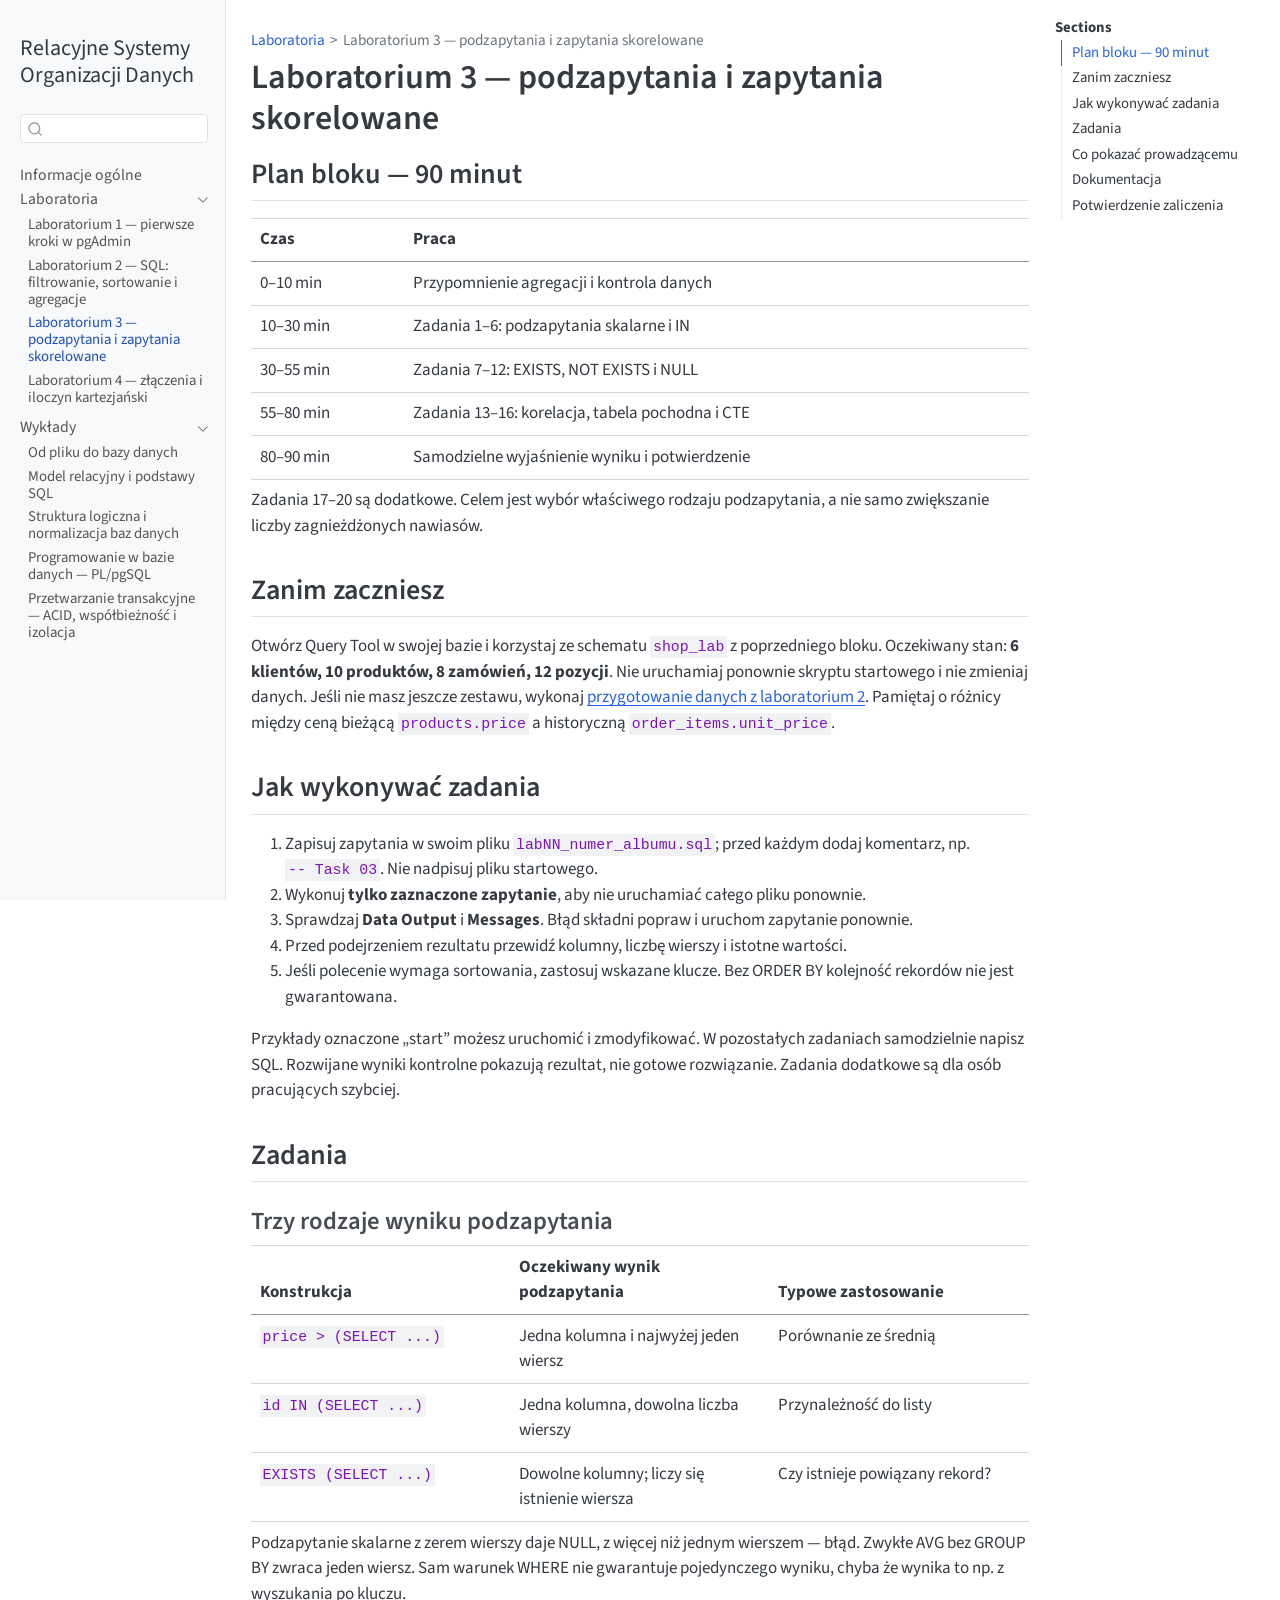
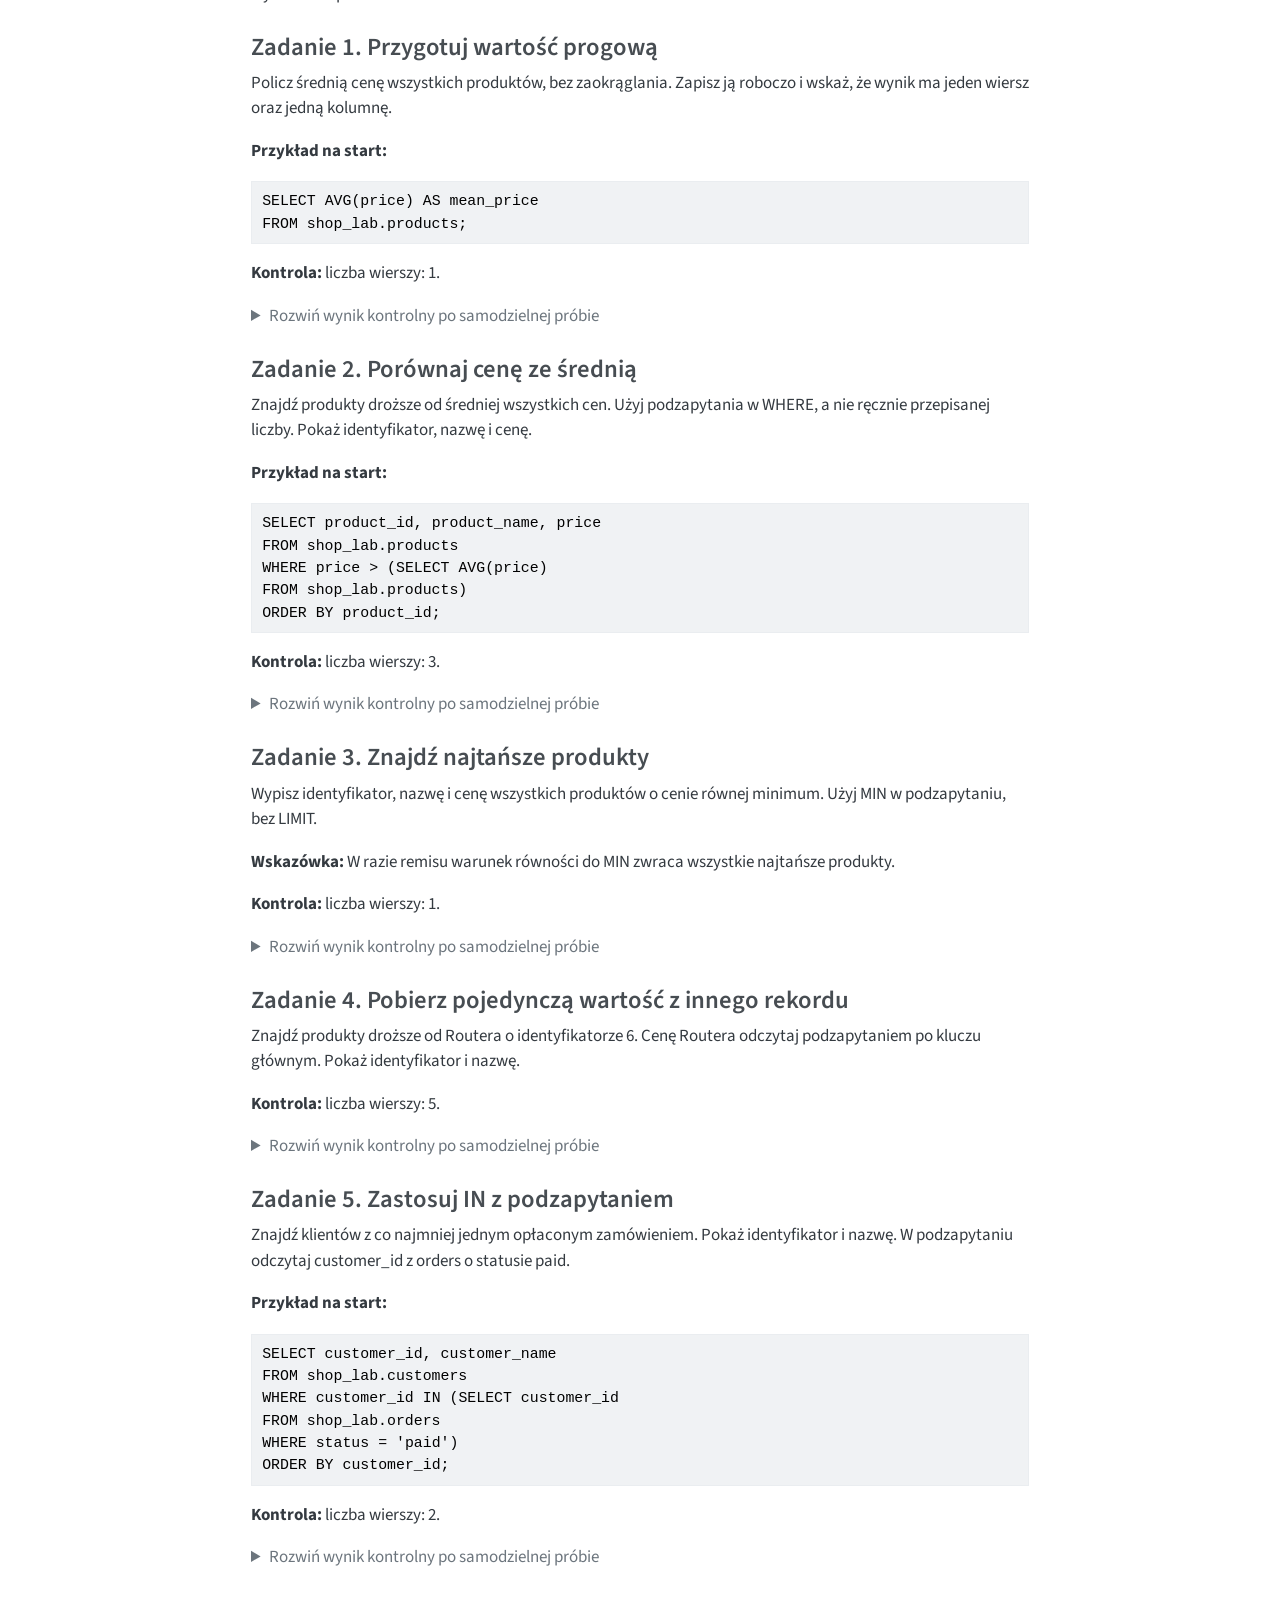
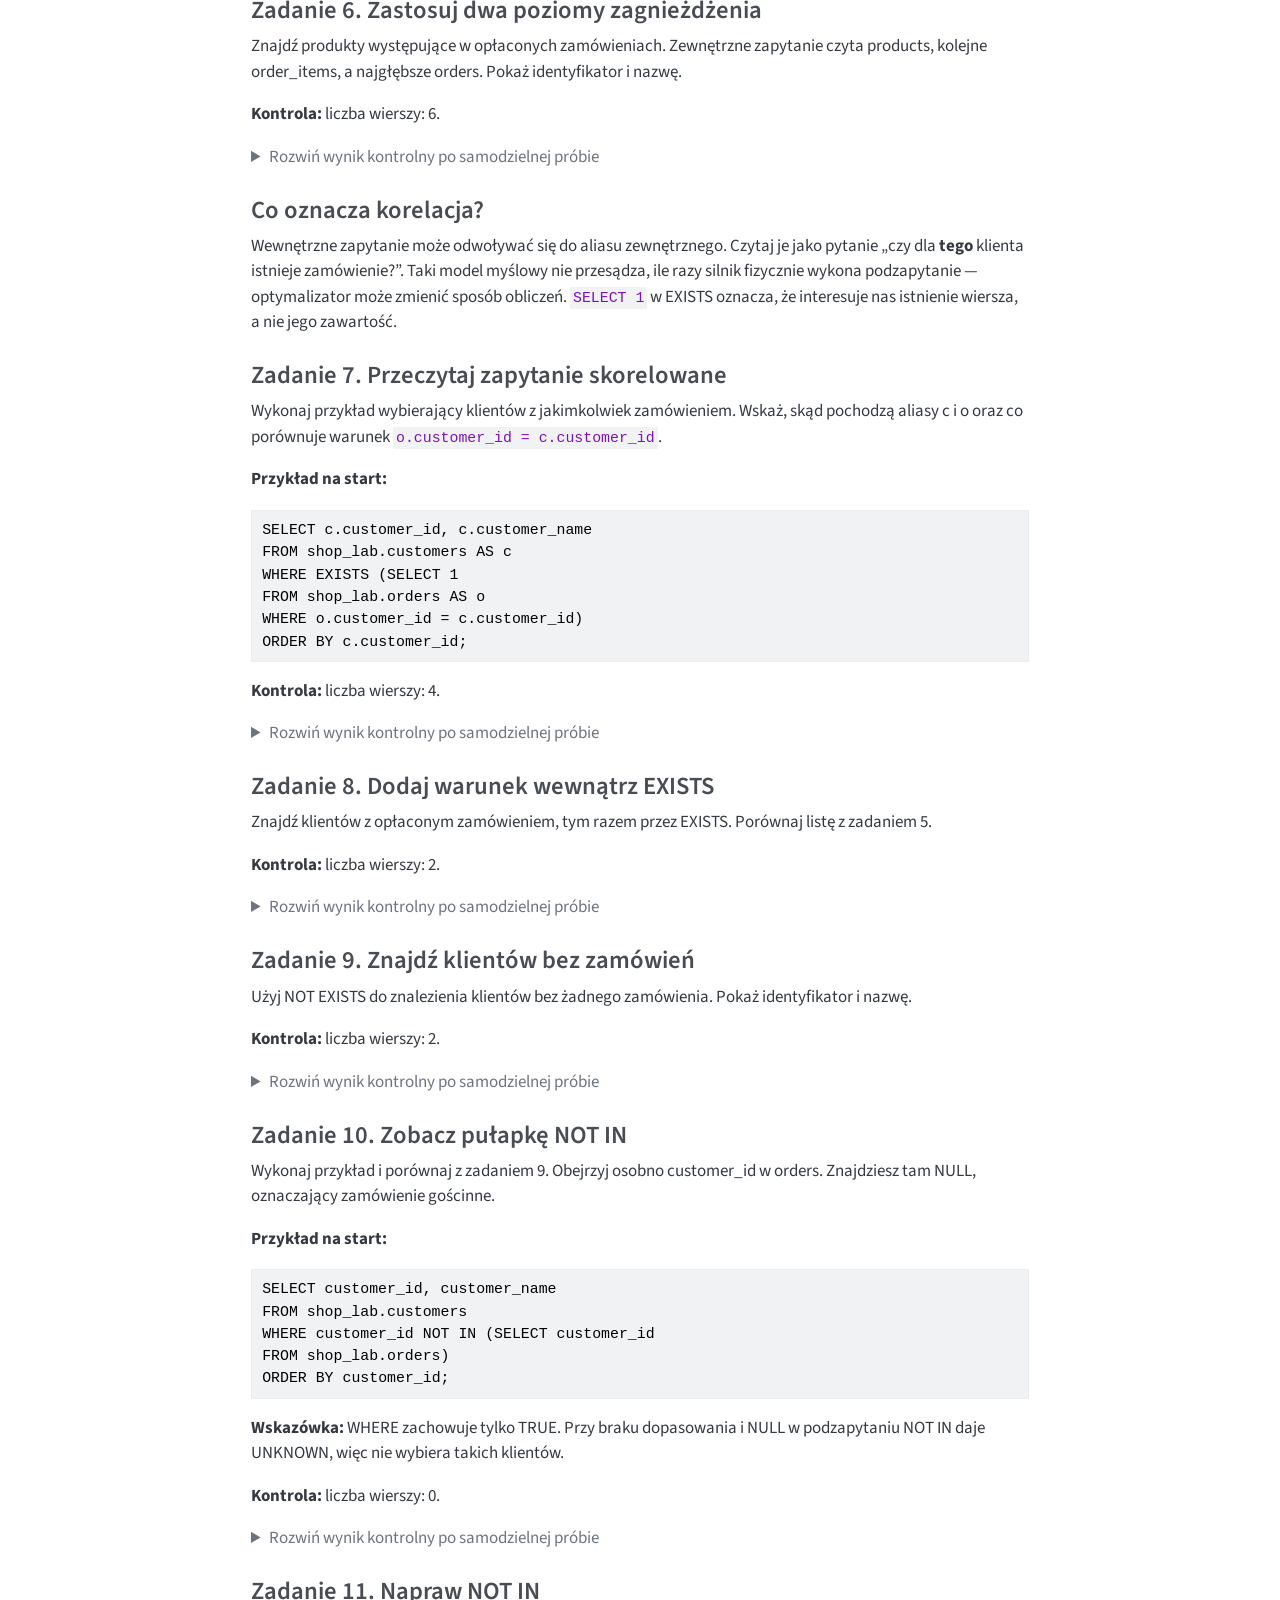
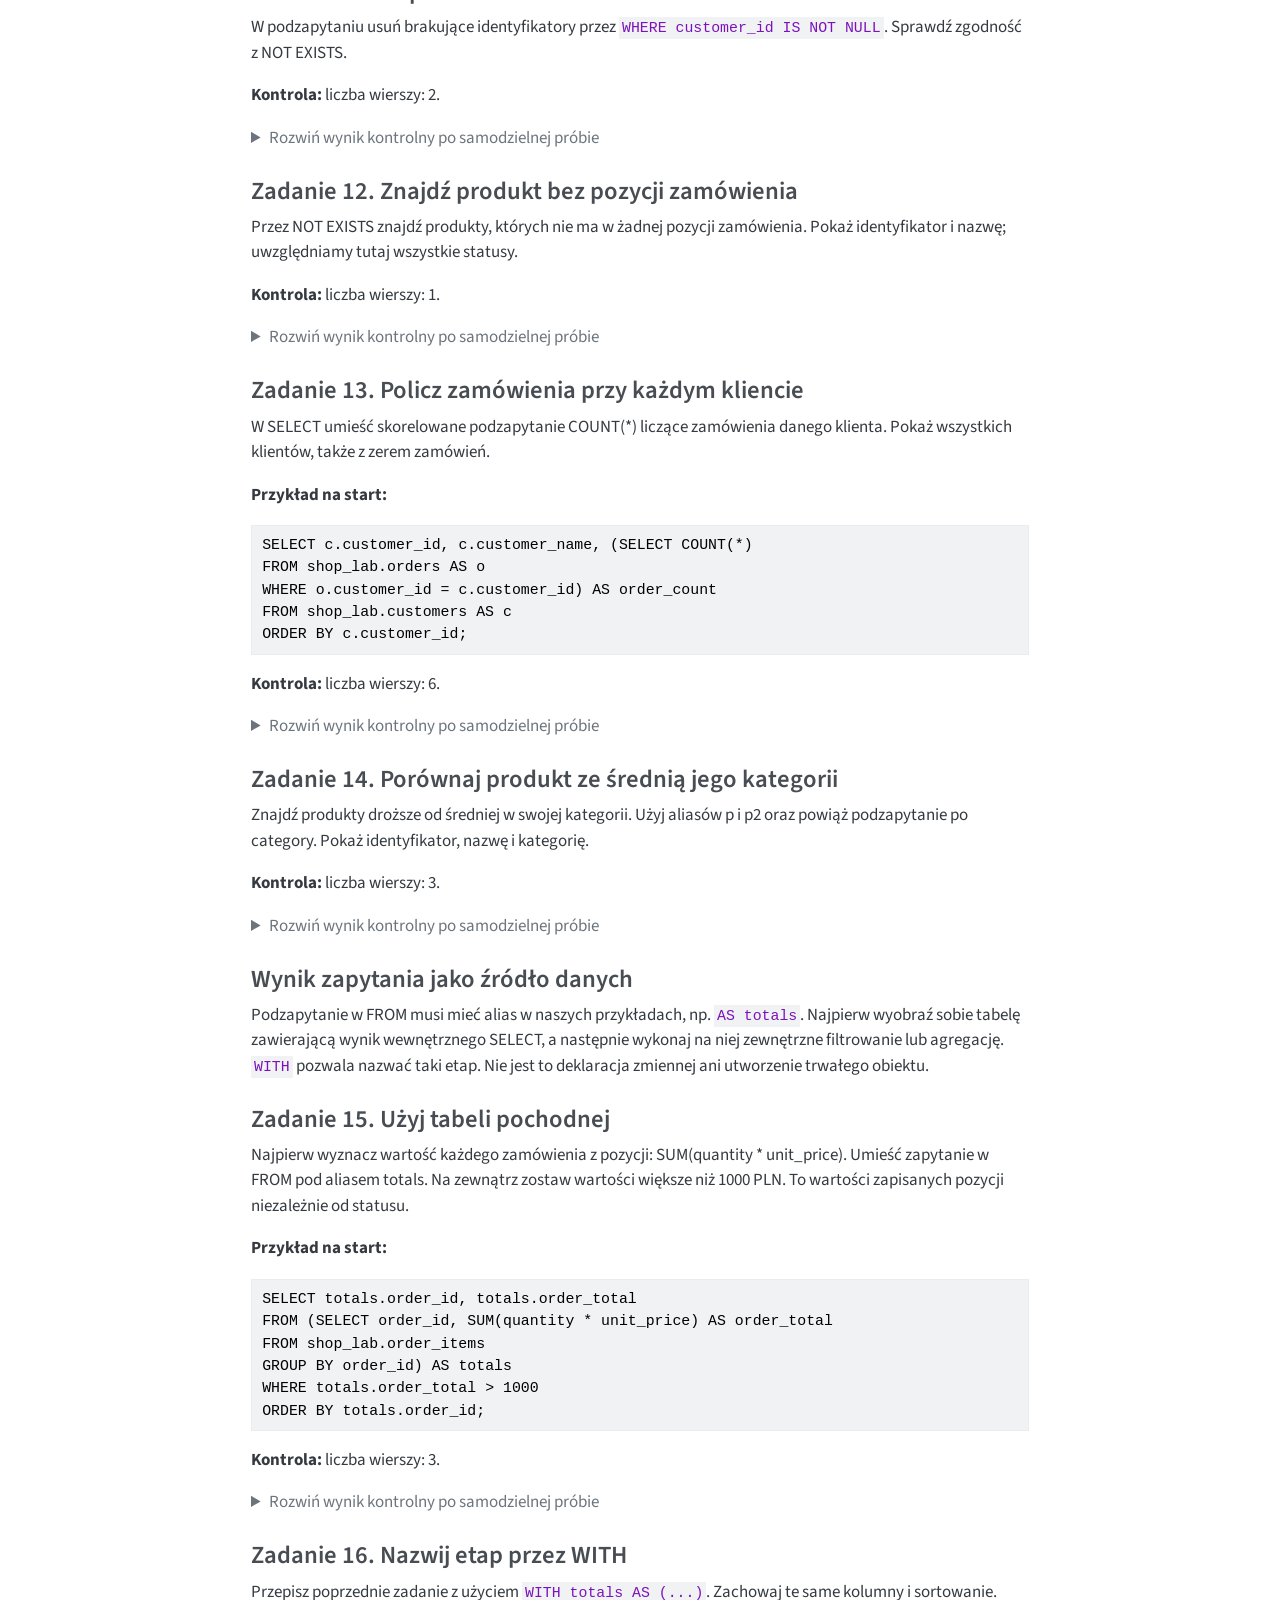
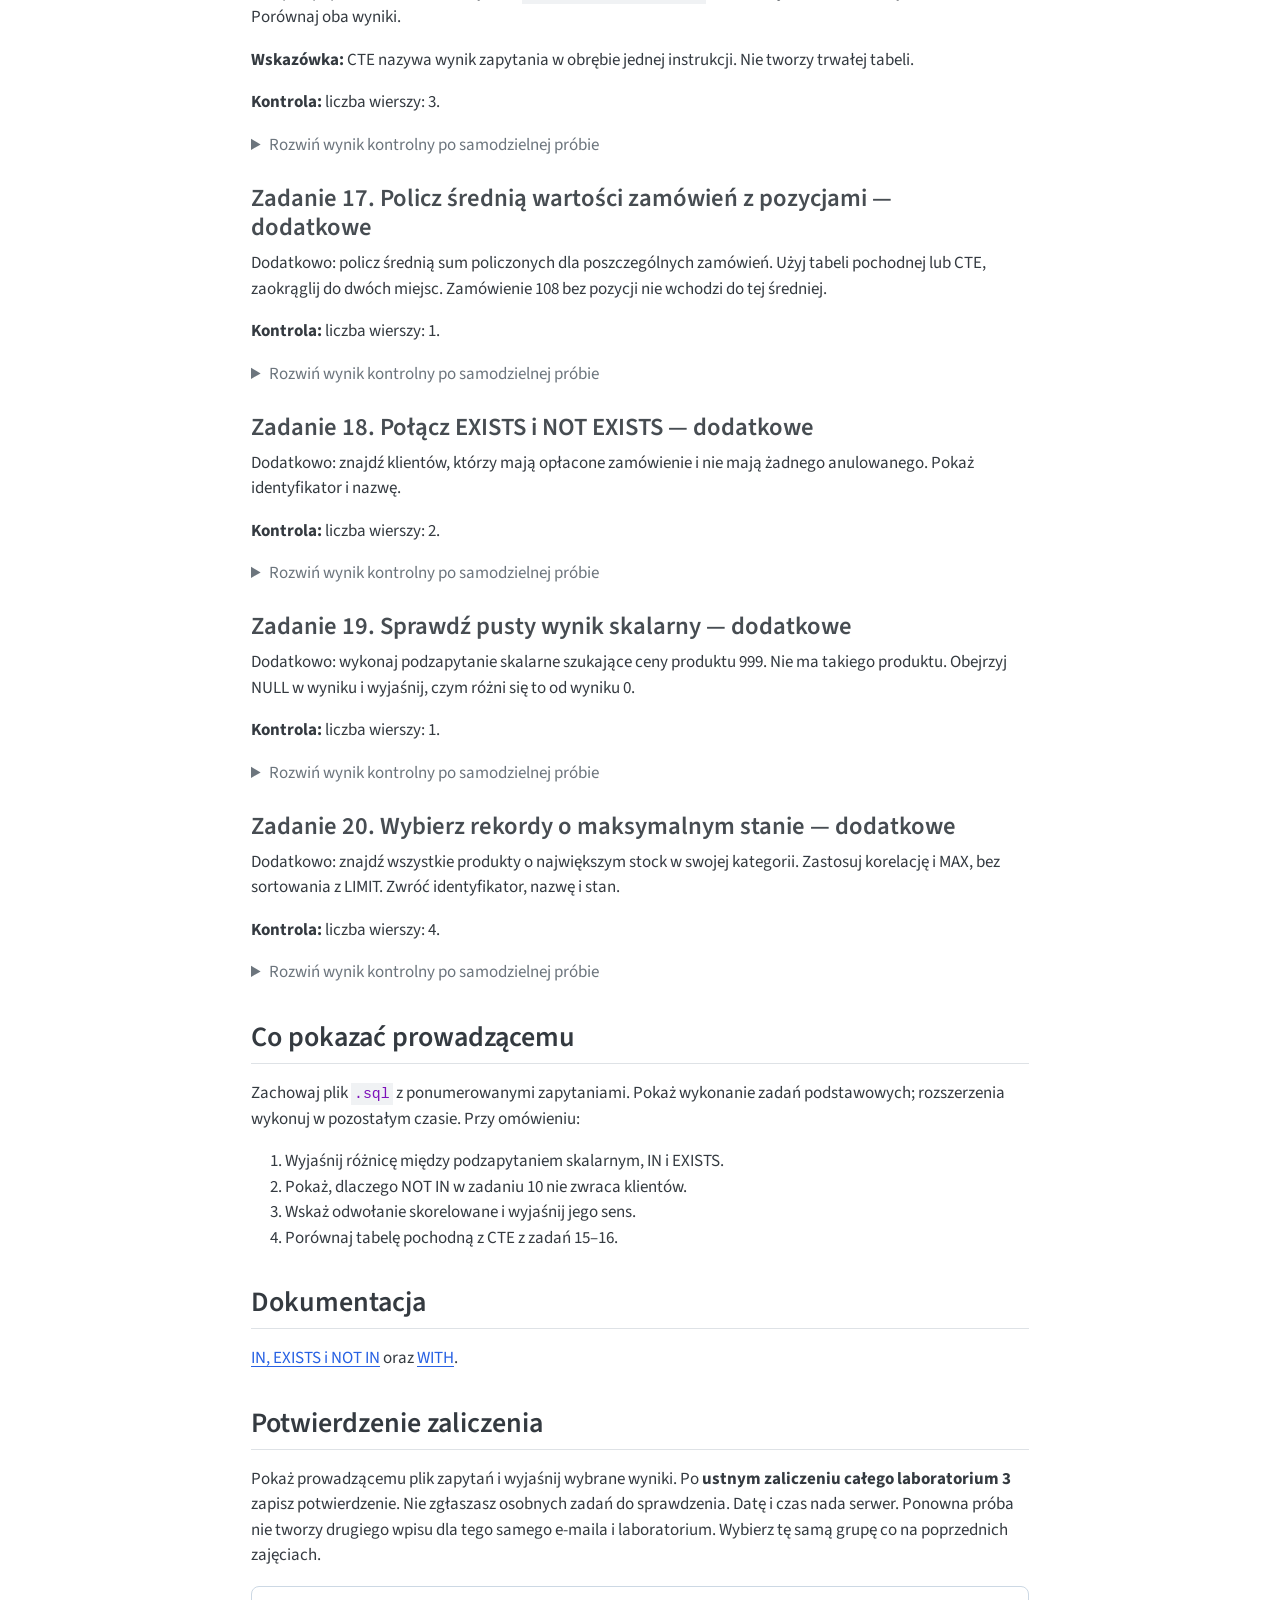
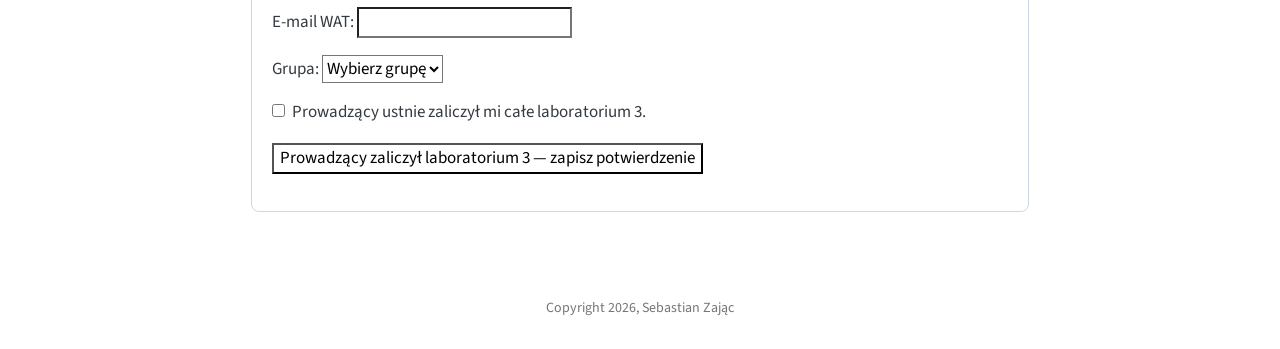
<file: docs/laboratorium3.html>
<!DOCTYPE html>
<html xmlns="http://www.w3.org/1999/xhtml" lang="pl" xml:lang="pl"><head>

<meta charset="utf-8">
<meta name="generator" content="quarto-1.11.9">

<meta name="viewport" content="width=device-width, initial-scale=1.0, user-scalable=yes">


<title>Laboratorium 3 — podzapytania i zapytania skorelowane – Relacyjne Systemy Organizacji Danych</title>
<style>
/* Default styles provided by pandoc.
** See https://pandoc.org/MANUAL.html#variables-for-html for config info.
*/
span.smallcaps{font-variant: small-caps;}
div.columns{display: flex; gap: 1.5em;}
div.column{flex: auto;}
@media screen {
div.columns{gap: min(4vw, 1.5em);}
div.column{overflow-x: auto;}
}
div.hanging-indent{margin-left: 1.5em; text-indent: -1.5em;}
ul.task-list{list-style: none;}
ul.task-list li input[type="checkbox"] {
  width: 0.8em;
  margin: 0 0.8em 0.2em -1em; /* quarto-specific, see https://github.com/quarto-dev/quarto-cli/issues/4556 */ 
  vertical-align: middle;
}
/* CSS for syntax highlighting */
html { -webkit-text-size-adjust: 100%; }
pre > code.sourceCode { white-space: pre; position: relative; }
pre > code.sourceCode > span { display: inline-block; line-height: 1.25; }
pre > code.sourceCode > span:empty { height: 1.2em; }
.sourceCode { overflow: visible; }
code.sourceCode > span { color: inherit; text-decoration: inherit; }
div.sourceCode { margin: 1em 0; }
pre.sourceCode { margin: 0; }
@media screen {
div.sourceCode { overflow: auto; }
}
@media print {
pre > code.sourceCode { white-space: pre-wrap; }
pre > code.sourceCode > span { text-indent: -5em; padding-left: 5em; }
}
pre.numberSource code
  { counter-reset: source-line 0; }
pre.numberSource code > span
  { position: relative; left: -4em; counter-increment: source-line; }
pre.numberSource code > span > a:first-child::before
  { content: counter(source-line);
    position: relative; left: -1em; text-align: right; vertical-align: baseline;
    border: none; display: inline-block;
    -webkit-touch-callout: none; -webkit-user-select: none;
    -khtml-user-select: none; -moz-user-select: none;
    -ms-user-select: none; user-select: none;
    padding: 0 4px; width: 4em;
  }
pre.numberSource { margin-left: 3em;  padding-left: 4px; }
div.sourceCode
  {   }
@media screen {
pre > code.sourceCode > span > a:first-child::before { text-decoration: underline; }
}
</style>


<script src="site_libs/quarto-nav/quarto-nav.js"></script>
<script src="site_libs/quarto-nav/headroom.min.js"></script>
<script src="site_libs/clipboard/clipboard.min.js"></script>
<script src="site_libs/quarto-search/autocomplete.umd.js"></script>
<script src="site_libs/quarto-search/fuse.min.js"></script>
<script src="site_libs/quarto-search/quarto-search.js"></script>
<meta name="quarto:offset" content="./">
<script src="site_libs/quarto-html/quarto.js" type="module"></script>
<script src="site_libs/quarto-html/tabsets/tabsets.js" type="module"></script>
<script src="site_libs/quarto-html/scrollable-regions/scrollable-regions.js" type="module"></script>
<script src="site_libs/quarto-html/popper.min.js"></script>
<script src="site_libs/quarto-html/tippy.umd.min.js"></script>
<script src="site_libs/quarto-html/anchor.min.js"></script>
<link href="site_libs/quarto-html/tippy.css" rel="stylesheet">
<script src="site_libs/bootstrap/bootstrap.min.js"></script>
<link href="site_libs/bootstrap/bootstrap-icons.css" rel="stylesheet">
<link href="site_libs/bootstrap/bootstrap-e53eac6f3a25f5e6c14afb8711b7faf1.min.css" rel="stylesheet" append-hash="true" id="quarto-bootstrap" data-mode="light">
<script id="quarto-search-options" type="application/json">{
  "location": "sidebar",
  "copy-button": false,
  "collapse-after": 3,
  "panel-placement": "start",
  "type": "textbox",
  "limit": 50,
  "keyboard-shortcut": [
    "f",
    "/",
    "s"
  ],
  "show-item-context": false,
  "language": {
    "search-no-results-text": "Brak wyników",
    "search-matching-documents-text": "dopasowane dokumenty",
    "search-copy-link-title": "Kopiuj link do wyszukiwania",
    "search-hide-matches-text": "Ukryj dodatkowe dopasowania",
    "search-more-match-text": "więcej dopasowań w tym dokumencie",
    "search-more-matches-text": "więcej dopasowań w tym dokumencie",
    "search-clear-button-title": "Wyczyść",
    "search-text-placeholder": "",
    "search-detached-cancel-button-title": "Anuluj",
    "search-submit-button-title": "Zatwierdź",
    "search-label": "Szukaj"
  }
}</script>


<link rel="stylesheet" href="style.css">
</head>

<body class="nav-sidebar docked quarto-light"><a id="quarto-skip-link" class="visually-hidden-focusable" href="#quarto-document-content">Skip to main content</a>

<div id="quarto-search-results"></div>
  <header id="quarto-header" class="headroom fixed-top">
  <nav class="quarto-secondary-nav" aria-label="Pasek narzędzi">
    <div class="container-fluid d-flex">
      <button type="button" class="quarto-btn-toggle btn" data-bs-toggle="collapse" role="button" data-bs-target=".quarto-sidebar-collapse-item" aria-controls="quarto-sidebar" aria-expanded="false" aria-label="Przełącz pasek boczny" onclick="if (window.quartoToggleHeadroom) { window.quartoToggleHeadroom(); }">
        <i class="bi bi-layout-text-sidebar-reverse"></i>
      </button>
        <nav class="quarto-page-breadcrumbs" aria-label="Okruszki chleba"><ol class="breadcrumb"><li class="breadcrumb-item"><a href="./laboratorium1.html">Laboratoria</a></li><li class="breadcrumb-item"><a href="./laboratorium3.html">Laboratorium 3 — podzapytania i zapytania skorelowane</a></li></ol></nav>
        <a class="flex-grow-1" data-bs-toggle="collapse" data-bs-target=".quarto-sidebar-collapse-item" onclick="if (window.quartoToggleHeadroom) { window.quartoToggleHeadroom(); }">      
        </a>
      <button type="button" class="btn quarto-search-button" aria-label="Szukaj" onclick="window.quartoOpenSearch();">
        <i class="bi bi-search"></i>
      </button>
    </div>
  </nav>
</header>
<!-- content -->
<div id="quarto-content" class="quarto-container page-columns page-rows-contents page-layout-article">
<!-- sidebar -->
  <nav id="quarto-sidebar" class="sidebar collapse collapse-horizontal quarto-sidebar-collapse-item sidebar-navigation docked overflow-auto" aria-label="Serwis internetowy">
    <div class="pt-lg-2 mt-2 text-left sidebar-header">
    <div class="sidebar-title mb-0 py-0">
      <a href="./">Relacyjne Systemy Organizacji Danych</a> 
    </div>
      </div>
        <div class="mt-2 flex-shrink-0 align-items-center">
        <div class="sidebar-search">
        <div id="quarto-search" class="" title="Szukaj"></div>
        </div>
        </div>
    <div class="sidebar-menu-container"> 
    <ul class="list-unstyled mt-1">
        <li class="sidebar-item">
  <div class="sidebar-item-container"> 
  <a href="./index.html" class="sidebar-item-text sidebar-link">
 <span class="menu-text">Informacje ogólne</span></a>
  </div>
</li>
        <li class="sidebar-item sidebar-item-section">
      <div class="sidebar-item-container"> 
            <button type="button" class="sidebar-item-text sidebar-item-toggle sidebar-link text-start" data-bs-toggle="collapse" data-bs-target="#quarto-sidebar-section-1" aria-controls="quarto-sidebar-section-1" aria-expanded="true">
 <span class="menu-text" id="quarto-sidebar-section-1-label">Laboratoria</span><i class="bi bi-chevron-right" aria-hidden="true"></i></button>
      </div>
      <ul id="quarto-sidebar-section-1" aria-labelledby="quarto-sidebar-section-1-label" class="collapse list-unstyled sidebar-section depth1 show">  
          <li class="sidebar-item">
  <div class="sidebar-item-container"> 
  <a href="./laboratorium1.html" class="sidebar-item-text sidebar-link">
 <span class="menu-text">Laboratorium 1 — pierwsze kroki w pgAdmin</span></a>
  </div>
</li>
          <li class="sidebar-item">
  <div class="sidebar-item-container"> 
  <a href="./laboratorium2.html" class="sidebar-item-text sidebar-link">
 <span class="menu-text">Laboratorium 2 — SQL: filtrowanie, sortowanie i agregacje</span></a>
  </div>
</li>
          <li class="sidebar-item">
  <div class="sidebar-item-container"> 
  <a href="./laboratorium3.html" class="sidebar-item-text sidebar-link active">
 <span class="menu-text">Laboratorium 3 — podzapytania i zapytania skorelowane</span></a>
  </div>
</li>
          <li class="sidebar-item">
  <div class="sidebar-item-container"> 
  <a href="./laboratorium4.html" class="sidebar-item-text sidebar-link">
 <span class="menu-text">Laboratorium 4 — złączenia i iloczyn kartezjański</span></a>
  </div>
</li>
      </ul>
  </li>
        <li class="sidebar-item sidebar-item-section">
      <div class="sidebar-item-container"> 
            <button type="button" class="sidebar-item-text sidebar-item-toggle sidebar-link text-start" data-bs-toggle="collapse" data-bs-target="#quarto-sidebar-section-2" aria-controls="quarto-sidebar-section-2" aria-expanded="true">
 <span class="menu-text" id="quarto-sidebar-section-2-label">Wykłady</span><i class="bi bi-chevron-right" aria-hidden="true"></i></button>
      </div>
      <ul id="quarto-sidebar-section-2" aria-labelledby="quarto-sidebar-section-2-label" class="collapse list-unstyled sidebar-section depth1 show">  
          <li class="sidebar-item">
  <div class="sidebar-item-container"> 
  <a href="./lectures/wyklad1.html" class="sidebar-item-text sidebar-link">
 <span class="menu-text">Od pliku do bazy danych</span></a>
  </div>
</li>
          <li class="sidebar-item">
  <div class="sidebar-item-container"> 
  <a href="./lectures/wyklad2.html" class="sidebar-item-text sidebar-link">
 <span class="menu-text">Model relacyjny i podstawy SQL</span></a>
  </div>
</li>
          <li class="sidebar-item">
  <div class="sidebar-item-container"> 
  <a href="./lectures/wyklad3.html" class="sidebar-item-text sidebar-link">
 <span class="menu-text">Struktura logiczna i normalizacja baz danych</span></a>
  </div>
</li>
          <li class="sidebar-item">
  <div class="sidebar-item-container"> 
  <a href="./lectures/wyklad4.html" class="sidebar-item-text sidebar-link">
 <span class="menu-text">Programowanie w bazie danych — PL/pgSQL</span></a>
  </div>
</li>
          <li class="sidebar-item">
  <div class="sidebar-item-container"> 
  <a href="./lectures/wyklad5.html" class="sidebar-item-text sidebar-link">
 <span class="menu-text">Przetwarzanie transakcyjne — ACID, współbieżność i izolacja</span></a>
  </div>
</li>
      </ul>
  </li>
    </ul>
    </div>
</nav>
<div id="quarto-sidebar-glass" class="quarto-sidebar-collapse-item" data-bs-toggle="collapse" data-bs-target=".quarto-sidebar-collapse-item"></div>
<!-- margin-sidebar -->
    <div id="quarto-margin-sidebar" class="sidebar margin-sidebar">
        <nav id="TOC" role="doc-toc" aria-labelledby="toc-title" class="toc-active">
    <h2 id="toc-title"><strong>Sections</strong></h2>
   
  <ul class="collapse">
  <li><a href="#plan-bloku-90-minut" id="toc-plan-bloku-90-minut" class="nav-link active" data-scroll-target="#plan-bloku-90-minut">Plan bloku — 90 minut</a></li>
  <li><a href="#zanim-zaczniesz" id="toc-zanim-zaczniesz" class="nav-link" data-scroll-target="#zanim-zaczniesz">Zanim zaczniesz</a></li>
  <li><a href="#jak-wykonywać-zadania" id="toc-jak-wykonywać-zadania" class="nav-link" data-scroll-target="#jak-wykonywać-zadania">Jak wykonywać zadania</a></li>
  <li><a href="#zadania" id="toc-zadania" class="nav-link" data-scroll-target="#zadania">Zadania</a></li>
  <li><a href="#co-pokazać-prowadzącemu" id="toc-co-pokazać-prowadzącemu" class="nav-link" data-scroll-target="#co-pokazać-prowadzącemu">Co pokazać prowadzącemu</a></li>
  <li><a href="#dokumentacja" id="toc-dokumentacja" class="nav-link" data-scroll-target="#dokumentacja">Dokumentacja</a></li>
  <li><a href="#potwierdzenie-zaliczenia" id="toc-potwierdzenie-zaliczenia" class="nav-link" data-scroll-target="#potwierdzenie-zaliczenia">Potwierdzenie zaliczenia</a></li>
  </ul>
</nav>
    </div>
<!-- main -->
<main class="content" id="quarto-document-content" tabindex="-1">

<header id="title-block-header" class="quarto-title-block default"><nav class="quarto-page-breadcrumbs quarto-title-breadcrumbs d-none d-lg-block" aria-label="Okruszki chleba"><ol class="breadcrumb"><li class="breadcrumb-item"><a href="./laboratorium1.html">Laboratoria</a></li><li class="breadcrumb-item"><a href="./laboratorium3.html">Laboratorium 3 — podzapytania i zapytania skorelowane</a></li></ol></nav>
<div class="quarto-title">
<h1 class="title">Laboratorium 3 — podzapytania i zapytania skorelowane</h1>
</div>



<div class="quarto-title-meta">

    
  
    
  </div>
  


</header>


<section id="plan-bloku-90-minut" class="level2">
<h2 class="anchored" data-anchor-id="plan-bloku-90-minut">Plan bloku — 90 minut</h2>
<table class="caption-top table">
<thead>
<tr class="header">
<th>Czas</th>
<th>Praca</th>
</tr>
</thead>
<tbody>
<tr class="odd">
<td>0–10 min</td>
<td>Przypomnienie agregacji i kontrola danych</td>
</tr>
<tr class="even">
<td>10–30 min</td>
<td>Zadania 1–6: podzapytania skalarne i IN</td>
</tr>
<tr class="odd">
<td>30–55 min</td>
<td>Zadania 7–12: EXISTS, NOT EXISTS i NULL</td>
</tr>
<tr class="even">
<td>55–80 min</td>
<td>Zadania 13–16: korelacja, tabela pochodna i CTE</td>
</tr>
<tr class="odd">
<td>80–90 min</td>
<td>Samodzielne wyjaśnienie wyniku i potwierdzenie</td>
</tr>
</tbody>
</table>
<p>Zadania 17–20 są dodatkowe. Celem jest wybór właściwego rodzaju podzapytania, a nie samo zwiększanie liczby zagnieżdżonych nawiasów.</p>
</section>
<section id="zanim-zaczniesz" class="level2">
<h2 class="anchored" data-anchor-id="zanim-zaczniesz">Zanim zaczniesz</h2>
<p>Otwórz Query Tool w swojej bazie i korzystaj ze schematu <code>shop_lab</code> z poprzedniego bloku. Oczekiwany stan: <strong>6 klientów, 10 produktów, 8 zamówień, 12 pozycji</strong>. Nie uruchamiaj ponownie skryptu startowego i nie zmieniaj danych. Jeśli nie masz jeszcze zestawu, wykonaj <a href="./laboratorium2.html#wspólny-zestaw-danych-sklep">przygotowanie danych z laboratorium 2</a>. Pamiętaj o różnicy między ceną bieżącą <code>products.price</code> a historyczną <code>order_items.unit_price</code>.</p>
</section>
<section id="jak-wykonywać-zadania" class="level2">
<h2 class="anchored" data-anchor-id="jak-wykonywać-zadania">Jak wykonywać zadania</h2>
<ol type="1">
<li>Zapisuj zapytania w swoim pliku <code>labNN_numer_albumu.sql</code>; przed każdym dodaj komentarz, np. <code>-- Task 03</code>. Nie nadpisuj pliku startowego.</li>
<li>Wykonuj <strong>tylko zaznaczone zapytanie</strong>, aby nie uruchamiać całego pliku ponownie.</li>
<li>Sprawdzaj <strong>Data Output</strong> i <strong>Messages</strong>. Błąd składni popraw i uruchom zapytanie ponownie.</li>
<li>Przed podejrzeniem rezultatu przewidź kolumny, liczbę wierszy i istotne wartości.</li>
<li>Jeśli polecenie wymaga sortowania, zastosuj wskazane klucze. Bez ORDER BY kolejność rekordów nie jest gwarantowana.</li>
</ol>
<p>Przykłady oznaczone „start” możesz uruchomić i zmodyfikować. W pozostałych zadaniach samodzielnie napisz SQL. Rozwijane wyniki kontrolne pokazują rezultat, nie gotowe rozwiązanie. Zadania dodatkowe są dla osób pracujących szybciej.</p>
</section>
<section id="zadania" class="level2">
<h2 class="anchored" data-anchor-id="zadania">Zadania</h2>
<section id="trzy-rodzaje-wyniku-podzapytania" class="level3">
<h3 class="anchored" data-anchor-id="trzy-rodzaje-wyniku-podzapytania">Trzy rodzaje wyniku podzapytania</h3>
<table class="caption-top table">
<colgroup>
<col style="width: 33%">
<col style="width: 33%">
<col style="width: 33%">
</colgroup>
<thead>
<tr class="header">
<th>Konstrukcja</th>
<th>Oczekiwany wynik podzapytania</th>
<th>Typowe zastosowanie</th>
</tr>
</thead>
<tbody>
<tr class="odd">
<td><code>price &gt; (SELECT ...)</code></td>
<td>Jedna kolumna i najwyżej jeden wiersz</td>
<td>Porównanie ze średnią</td>
</tr>
<tr class="even">
<td><code>id IN (SELECT ...)</code></td>
<td>Jedna kolumna, dowolna liczba wierszy</td>
<td>Przynależność do listy</td>
</tr>
<tr class="odd">
<td><code>EXISTS (SELECT ...)</code></td>
<td>Dowolne kolumny; liczy się istnienie wiersza</td>
<td>Czy istnieje powiązany rekord?</td>
</tr>
</tbody>
</table>
<p>Podzapytanie skalarne z zerem wierszy daje NULL, z więcej niż jednym wierszem — błąd. Zwykłe AVG bez GROUP BY zwraca jeden wiersz. Sam warunek WHERE nie gwarantuje pojedynczego wyniku, chyba że wynika to np. z wyszukania po kluczu.</p>
</section>
<section id="zadanie-1.-przygotuj-wartość-progową" class="level3">
<h3 class="anchored" data-anchor-id="zadanie-1.-przygotuj-wartość-progową">Zadanie 1. Przygotuj wartość progową</h3>
<p>Policz średnią cenę wszystkich produktów, bez zaokrąglania. Zapisz ją roboczo i wskaż, że wynik ma jeden wiersz oraz jedną kolumnę.</p>
<p><strong>Przykład na start:</strong></p>
<div class="code-copy-outer-scaffold"><div class="sourceCode" id="cb1"><pre class="sourceCode sql code-with-copy"><code class="sourceCode sql"><span id="cb1-1"><a href="#cb1-1" aria-hidden="true" tabindex="-1"></a><span class="kw">SELECT</span> <span class="fu">AVG</span>(price) <span class="kw">AS</span> mean_price</span>
<span id="cb1-2"><a href="#cb1-2" aria-hidden="true" tabindex="-1"></a><span class="kw">FROM</span> shop_lab.products;</span></code></pre></div><button title="Kopiuj do schowka" class="code-copy-button"><i class="bi"></i></button></div>
<p><strong>Kontrola:</strong> liczba wierszy: 1.</p>
<details>
<summary>
Rozwiń wynik kontrolny po samodzielnej próbie
</summary>
<table class="caption-top table">
<thead>
<tr class="header">
<th>mean_price</th>
</tr>
</thead>
<tbody>
<tr class="odd">
<td>654.0</td>
</tr>
</tbody>
</table>
</details>
</section>
<section id="zadanie-2.-porównaj-cenę-ze-średnią" class="level3">
<h3 class="anchored" data-anchor-id="zadanie-2.-porównaj-cenę-ze-średnią">Zadanie 2. Porównaj cenę ze średnią</h3>
<p>Znajdź produkty droższe od średniej wszystkich cen. Użyj podzapytania w WHERE, a nie ręcznie przepisanej liczby. Pokaż identyfikator, nazwę i cenę.</p>
<p><strong>Przykład na start:</strong></p>
<div class="code-copy-outer-scaffold"><div class="sourceCode" id="cb2"><pre class="sourceCode sql code-with-copy"><code class="sourceCode sql"><span id="cb2-1"><a href="#cb2-1" aria-hidden="true" tabindex="-1"></a><span class="kw">SELECT</span> product_id, product_name, price</span>
<span id="cb2-2"><a href="#cb2-2" aria-hidden="true" tabindex="-1"></a><span class="kw">FROM</span> shop_lab.products</span>
<span id="cb2-3"><a href="#cb2-3" aria-hidden="true" tabindex="-1"></a><span class="kw">WHERE</span> price <span class="op">&gt;</span> (<span class="kw">SELECT</span> <span class="fu">AVG</span>(price)</span>
<span id="cb2-4"><a href="#cb2-4" aria-hidden="true" tabindex="-1"></a><span class="kw">FROM</span> shop_lab.products)</span>
<span id="cb2-5"><a href="#cb2-5" aria-hidden="true" tabindex="-1"></a><span class="kw">ORDER</span> <span class="kw">BY</span> product_id;</span></code></pre></div><button title="Kopiuj do schowka" class="code-copy-button"><i class="bi"></i></button></div>
<p><strong>Kontrola:</strong> liczba wierszy: 3.</p>
<details>
<summary>
Rozwiń wynik kontrolny po samodzielnej próbie
</summary>
<table class="caption-top table">
<thead>
<tr class="header">
<th>product_id</th>
<th>product_name</th>
<th>price</th>
</tr>
</thead>
<tbody>
<tr class="odd">
<td>1</td>
<td>Laptop</td>
<td>3000.0</td>
</tr>
<tr class="even">
<td>2</td>
<td>Monitor</td>
<td>800.0</td>
</tr>
<tr class="odd">
<td>9</td>
<td>Monitor Pro</td>
<td>1200.0</td>
</tr>
</tbody>
</table>
</details>
</section>
<section id="zadanie-3.-znajdź-najtańsze-produkty" class="level3">
<h3 class="anchored" data-anchor-id="zadanie-3.-znajdź-najtańsze-produkty">Zadanie 3. Znajdź najtańsze produkty</h3>
<p>Wypisz identyfikator, nazwę i cenę wszystkich produktów o cenie równej minimum. Użyj MIN w podzapytaniu, bez LIMIT.</p>
<p><strong>Wskazówka:</strong> W razie remisu warunek równości do MIN zwraca wszystkie najtańsze produkty.</p>
<p><strong>Kontrola:</strong> liczba wierszy: 1.</p>
<details>
<summary>
Rozwiń wynik kontrolny po samodzielnej próbie
</summary>
<table class="caption-top table">
<thead>
<tr class="header">
<th>product_id</th>
<th>product_name</th>
<th>price</th>
</tr>
</thead>
<tbody>
<tr class="odd">
<td>5</td>
<td>Cable HDMI</td>
<td>40.0</td>
</tr>
</tbody>
</table>
</details>
</section>
<section id="zadanie-4.-pobierz-pojedynczą-wartość-z-innego-rekordu" class="level3">
<h3 class="anchored" data-anchor-id="zadanie-4.-pobierz-pojedynczą-wartość-z-innego-rekordu">Zadanie 4. Pobierz pojedynczą wartość z innego rekordu</h3>
<p>Znajdź produkty droższe od Routera o identyfikatorze 6. Cenę Routera odczytaj podzapytaniem po kluczu głównym. Pokaż identyfikator i nazwę.</p>
<p><strong>Kontrola:</strong> liczba wierszy: 5.</p>
<details>
<summary>
Rozwiń wynik kontrolny po samodzielnej próbie
</summary>
<table class="caption-top table">
<thead>
<tr class="header">
<th>product_id</th>
<th>product_name</th>
</tr>
</thead>
<tbody>
<tr class="odd">
<td>1</td>
<td>Laptop</td>
</tr>
<tr class="even">
<td>2</td>
<td>Monitor</td>
</tr>
<tr class="odd">
<td>7</td>
<td>Switch</td>
</tr>
<tr class="even">
<td>9</td>
<td>Monitor Pro</td>
</tr>
<tr class="odd">
<td>10</td>
<td>Dock</td>
</tr>
</tbody>
</table>
</details>
</section>
<section id="zadanie-5.-zastosuj-in-z-podzapytaniem" class="level3">
<h3 class="anchored" data-anchor-id="zadanie-5.-zastosuj-in-z-podzapytaniem">Zadanie 5. Zastosuj IN z podzapytaniem</h3>
<p>Znajdź klientów z co najmniej jednym opłaconym zamówieniem. Pokaż identyfikator i nazwę. W podzapytaniu odczytaj customer_id z orders o statusie paid.</p>
<p><strong>Przykład na start:</strong></p>
<div class="code-copy-outer-scaffold"><div class="sourceCode" id="cb3"><pre class="sourceCode sql code-with-copy"><code class="sourceCode sql"><span id="cb3-1"><a href="#cb3-1" aria-hidden="true" tabindex="-1"></a><span class="kw">SELECT</span> customer_id, customer_name</span>
<span id="cb3-2"><a href="#cb3-2" aria-hidden="true" tabindex="-1"></a><span class="kw">FROM</span> shop_lab.customers</span>
<span id="cb3-3"><a href="#cb3-3" aria-hidden="true" tabindex="-1"></a><span class="kw">WHERE</span> customer_id <span class="kw">IN</span> (<span class="kw">SELECT</span> customer_id</span>
<span id="cb3-4"><a href="#cb3-4" aria-hidden="true" tabindex="-1"></a><span class="kw">FROM</span> shop_lab.orders</span>
<span id="cb3-5"><a href="#cb3-5" aria-hidden="true" tabindex="-1"></a><span class="kw">WHERE</span> status <span class="op">=</span> <span class="st">'paid'</span>)</span>
<span id="cb3-6"><a href="#cb3-6" aria-hidden="true" tabindex="-1"></a><span class="kw">ORDER</span> <span class="kw">BY</span> customer_id;</span></code></pre></div><button title="Kopiuj do schowka" class="code-copy-button"><i class="bi"></i></button></div>
<p><strong>Kontrola:</strong> liczba wierszy: 2.</p>
<details>
<summary>
Rozwiń wynik kontrolny po samodzielnej próbie
</summary>
<table class="caption-top table">
<thead>
<tr class="header">
<th>customer_id</th>
<th>customer_name</th>
</tr>
</thead>
<tbody>
<tr class="odd">
<td>1</td>
<td>Anna Kowalska</td>
</tr>
<tr class="even">
<td>2</td>
<td>Jan Nowak</td>
</tr>
</tbody>
</table>
</details>
</section>
<section id="zadanie-6.-zastosuj-dwa-poziomy-zagnieżdżenia" class="level3">
<h3 class="anchored" data-anchor-id="zadanie-6.-zastosuj-dwa-poziomy-zagnieżdżenia">Zadanie 6. Zastosuj dwa poziomy zagnieżdżenia</h3>
<p>Znajdź produkty występujące w opłaconych zamówieniach. Zewnętrzne zapytanie czyta products, kolejne order_items, a najgłębsze orders. Pokaż identyfikator i nazwę.</p>
<p><strong>Kontrola:</strong> liczba wierszy: 6.</p>
<details>
<summary>
Rozwiń wynik kontrolny po samodzielnej próbie
</summary>
<table class="caption-top table">
<thead>
<tr class="header">
<th>product_id</th>
<th>product_name</th>
</tr>
</thead>
<tbody>
<tr class="odd">
<td>1</td>
<td>Laptop</td>
</tr>
<tr class="even">
<td>2</td>
<td>Monitor</td>
</tr>
<tr class="odd">
<td>3</td>
<td>Keyboard</td>
</tr>
<tr class="even">
<td>4</td>
<td>Mouse</td>
</tr>
<tr class="odd">
<td>5</td>
<td>Cable HDMI</td>
</tr>
<tr class="even">
<td>6</td>
<td>Router</td>
</tr>
</tbody>
</table>
</details>
</section>
<section id="co-oznacza-korelacja" class="level3">
<h3 class="anchored" data-anchor-id="co-oznacza-korelacja">Co oznacza korelacja?</h3>
<p>Wewnętrzne zapytanie może odwoływać się do aliasu zewnętrznego. Czytaj je jako pytanie „czy dla <strong>tego</strong> klienta istnieje zamówienie?”. Taki model myślowy nie przesądza, ile razy silnik fizycznie wykona podzapytanie — optymalizator może zmienić sposób obliczeń. <code>SELECT 1</code> w EXISTS oznacza, że interesuje nas istnienie wiersza, a nie jego zawartość.</p>
</section>
<section id="zadanie-7.-przeczytaj-zapytanie-skorelowane" class="level3">
<h3 class="anchored" data-anchor-id="zadanie-7.-przeczytaj-zapytanie-skorelowane">Zadanie 7. Przeczytaj zapytanie skorelowane</h3>
<p>Wykonaj przykład wybierający klientów z jakimkolwiek zamówieniem. Wskaż, skąd pochodzą aliasy c i o oraz co porównuje warunek <code>o.customer_id = c.customer_id</code>.</p>
<p><strong>Przykład na start:</strong></p>
<div class="code-copy-outer-scaffold"><div class="sourceCode" id="cb4"><pre class="sourceCode sql code-with-copy"><code class="sourceCode sql"><span id="cb4-1"><a href="#cb4-1" aria-hidden="true" tabindex="-1"></a><span class="kw">SELECT</span> c.customer_id, c.customer_name</span>
<span id="cb4-2"><a href="#cb4-2" aria-hidden="true" tabindex="-1"></a><span class="kw">FROM</span> shop_lab.customers <span class="kw">AS</span> c</span>
<span id="cb4-3"><a href="#cb4-3" aria-hidden="true" tabindex="-1"></a><span class="kw">WHERE</span> <span class="kw">EXISTS</span> (<span class="kw">SELECT</span> <span class="dv">1</span></span>
<span id="cb4-4"><a href="#cb4-4" aria-hidden="true" tabindex="-1"></a><span class="kw">FROM</span> shop_lab.orders <span class="kw">AS</span> o</span>
<span id="cb4-5"><a href="#cb4-5" aria-hidden="true" tabindex="-1"></a><span class="kw">WHERE</span> o.customer_id <span class="op">=</span> c.customer_id)</span>
<span id="cb4-6"><a href="#cb4-6" aria-hidden="true" tabindex="-1"></a><span class="kw">ORDER</span> <span class="kw">BY</span> c.customer_id;</span></code></pre></div><button title="Kopiuj do schowka" class="code-copy-button"><i class="bi"></i></button></div>
<p><strong>Kontrola:</strong> liczba wierszy: 4.</p>
<details>
<summary>
Rozwiń wynik kontrolny po samodzielnej próbie
</summary>
<table class="caption-top table">
<thead>
<tr class="header">
<th>customer_id</th>
<th>customer_name</th>
</tr>
</thead>
<tbody>
<tr class="odd">
<td>1</td>
<td>Anna Kowalska</td>
</tr>
<tr class="even">
<td>2</td>
<td>Jan Nowak</td>
</tr>
<tr class="odd">
<td>3</td>
<td>Ola Lis</td>
</tr>
<tr class="even">
<td>4</td>
<td>Piotr Wilk</td>
</tr>
</tbody>
</table>
</details>
</section>
<section id="zadanie-8.-dodaj-warunek-wewnątrz-exists" class="level3">
<h3 class="anchored" data-anchor-id="zadanie-8.-dodaj-warunek-wewnątrz-exists">Zadanie 8. Dodaj warunek wewnątrz EXISTS</h3>
<p>Znajdź klientów z opłaconym zamówieniem, tym razem przez EXISTS. Porównaj listę z zadaniem 5.</p>
<p><strong>Kontrola:</strong> liczba wierszy: 2.</p>
<details>
<summary>
Rozwiń wynik kontrolny po samodzielnej próbie
</summary>
<table class="caption-top table">
<thead>
<tr class="header">
<th>customer_id</th>
<th>customer_name</th>
</tr>
</thead>
<tbody>
<tr class="odd">
<td>1</td>
<td>Anna Kowalska</td>
</tr>
<tr class="even">
<td>2</td>
<td>Jan Nowak</td>
</tr>
</tbody>
</table>
</details>
</section>
<section id="zadanie-9.-znajdź-klientów-bez-zamówień" class="level3">
<h3 class="anchored" data-anchor-id="zadanie-9.-znajdź-klientów-bez-zamówień">Zadanie 9. Znajdź klientów bez zamówień</h3>
<p>Użyj NOT EXISTS do znalezienia klientów bez żadnego zamówienia. Pokaż identyfikator i nazwę.</p>
<p><strong>Kontrola:</strong> liczba wierszy: 2.</p>
<details>
<summary>
Rozwiń wynik kontrolny po samodzielnej próbie
</summary>
<table class="caption-top table">
<thead>
<tr class="header">
<th>customer_id</th>
<th>customer_name</th>
</tr>
</thead>
<tbody>
<tr class="odd">
<td>5</td>
<td>Ewa Kot</td>
</tr>
<tr class="even">
<td>6</td>
<td>Adam Zuk</td>
</tr>
</tbody>
</table>
</details>
</section>
<section id="zadanie-10.-zobacz-pułapkę-not-in" class="level3">
<h3 class="anchored" data-anchor-id="zadanie-10.-zobacz-pułapkę-not-in">Zadanie 10. Zobacz pułapkę NOT IN</h3>
<p>Wykonaj przykład i porównaj z zadaniem 9. Obejrzyj osobno customer_id w orders. Znajdziesz tam NULL, oznaczający zamówienie gościnne.</p>
<p><strong>Przykład na start:</strong></p>
<div class="code-copy-outer-scaffold"><div class="sourceCode" id="cb5"><pre class="sourceCode sql code-with-copy"><code class="sourceCode sql"><span id="cb5-1"><a href="#cb5-1" aria-hidden="true" tabindex="-1"></a><span class="kw">SELECT</span> customer_id, customer_name</span>
<span id="cb5-2"><a href="#cb5-2" aria-hidden="true" tabindex="-1"></a><span class="kw">FROM</span> shop_lab.customers</span>
<span id="cb5-3"><a href="#cb5-3" aria-hidden="true" tabindex="-1"></a><span class="kw">WHERE</span> customer_id <span class="kw">NOT</span> <span class="kw">IN</span> (<span class="kw">SELECT</span> customer_id</span>
<span id="cb5-4"><a href="#cb5-4" aria-hidden="true" tabindex="-1"></a><span class="kw">FROM</span> shop_lab.orders)</span>
<span id="cb5-5"><a href="#cb5-5" aria-hidden="true" tabindex="-1"></a><span class="kw">ORDER</span> <span class="kw">BY</span> customer_id;</span></code></pre></div><button title="Kopiuj do schowka" class="code-copy-button"><i class="bi"></i></button></div>
<p><strong>Wskazówka:</strong> WHERE zachowuje tylko TRUE. Przy braku dopasowania i NULL w podzapytaniu NOT IN daje UNKNOWN, więc nie wybiera takich klientów.</p>
<p><strong>Kontrola:</strong> liczba wierszy: 0.</p>
<details>
<summary>
Rozwiń wynik kontrolny po samodzielnej próbie
</summary>
<p><em>Brak wierszy (0 rekordów).</em></p>
</details>
</section>
<section id="zadanie-11.-napraw-not-in" class="level3">
<h3 class="anchored" data-anchor-id="zadanie-11.-napraw-not-in">Zadanie 11. Napraw NOT IN</h3>
<p>W podzapytaniu usuń brakujące identyfikatory przez <code>WHERE customer_id IS NOT NULL</code>. Sprawdź zgodność z NOT EXISTS.</p>
<p><strong>Kontrola:</strong> liczba wierszy: 2.</p>
<details>
<summary>
Rozwiń wynik kontrolny po samodzielnej próbie
</summary>
<table class="caption-top table">
<thead>
<tr class="header">
<th>customer_id</th>
<th>customer_name</th>
</tr>
</thead>
<tbody>
<tr class="odd">
<td>5</td>
<td>Ewa Kot</td>
</tr>
<tr class="even">
<td>6</td>
<td>Adam Zuk</td>
</tr>
</tbody>
</table>
</details>
</section>
<section id="zadanie-12.-znajdź-produkt-bez-pozycji-zamówienia" class="level3">
<h3 class="anchored" data-anchor-id="zadanie-12.-znajdź-produkt-bez-pozycji-zamówienia">Zadanie 12. Znajdź produkt bez pozycji zamówienia</h3>
<p>Przez NOT EXISTS znajdź produkty, których nie ma w żadnej pozycji zamówienia. Pokaż identyfikator i nazwę; uwzględniamy tutaj wszystkie statusy.</p>
<p><strong>Kontrola:</strong> liczba wierszy: 1.</p>
<details>
<summary>
Rozwiń wynik kontrolny po samodzielnej próbie
</summary>
<table class="caption-top table">
<thead>
<tr class="header">
<th>product_id</th>
<th>product_name</th>
</tr>
</thead>
<tbody>
<tr class="odd">
<td>8</td>
<td>Webcam</td>
</tr>
</tbody>
</table>
</details>
</section>
<section id="zadanie-13.-policz-zamówienia-przy-każdym-kliencie" class="level3">
<h3 class="anchored" data-anchor-id="zadanie-13.-policz-zamówienia-przy-każdym-kliencie">Zadanie 13. Policz zamówienia przy każdym kliencie</h3>
<p>W SELECT umieść skorelowane podzapytanie COUNT(*) liczące zamówienia danego klienta. Pokaż wszystkich klientów, także z zerem zamówień.</p>
<p><strong>Przykład na start:</strong></p>
<div class="code-copy-outer-scaffold"><div class="sourceCode" id="cb6"><pre class="sourceCode sql code-with-copy"><code class="sourceCode sql"><span id="cb6-1"><a href="#cb6-1" aria-hidden="true" tabindex="-1"></a><span class="kw">SELECT</span> c.customer_id, c.customer_name, (<span class="kw">SELECT</span> <span class="fu">COUNT</span>(<span class="op">*</span>)</span>
<span id="cb6-2"><a href="#cb6-2" aria-hidden="true" tabindex="-1"></a><span class="kw">FROM</span> shop_lab.orders <span class="kw">AS</span> o</span>
<span id="cb6-3"><a href="#cb6-3" aria-hidden="true" tabindex="-1"></a><span class="kw">WHERE</span> o.customer_id <span class="op">=</span> c.customer_id) <span class="kw">AS</span> order_count</span>
<span id="cb6-4"><a href="#cb6-4" aria-hidden="true" tabindex="-1"></a><span class="kw">FROM</span> shop_lab.customers <span class="kw">AS</span> c</span>
<span id="cb6-5"><a href="#cb6-5" aria-hidden="true" tabindex="-1"></a><span class="kw">ORDER</span> <span class="kw">BY</span> c.customer_id;</span></code></pre></div><button title="Kopiuj do schowka" class="code-copy-button"><i class="bi"></i></button></div>
<p><strong>Kontrola:</strong> liczba wierszy: 6.</p>
<details>
<summary>
Rozwiń wynik kontrolny po samodzielnej próbie
</summary>
<table class="caption-top table">
<thead>
<tr class="header">
<th>customer_id</th>
<th>customer_name</th>
<th>order_count</th>
</tr>
</thead>
<tbody>
<tr class="odd">
<td>1</td>
<td>Anna Kowalska</td>
<td>2</td>
</tr>
<tr class="even">
<td>2</td>
<td>Jan Nowak</td>
<td>2</td>
</tr>
<tr class="odd">
<td>3</td>
<td>Ola Lis</td>
<td>1</td>
</tr>
<tr class="even">
<td>4</td>
<td>Piotr Wilk</td>
<td>1</td>
</tr>
<tr class="odd">
<td>5</td>
<td>Ewa Kot</td>
<td>0</td>
</tr>
<tr class="even">
<td>6</td>
<td>Adam Zuk</td>
<td>0</td>
</tr>
</tbody>
</table>
</details>
</section>
<section id="zadanie-14.-porównaj-produkt-ze-średnią-jego-kategorii" class="level3">
<h3 class="anchored" data-anchor-id="zadanie-14.-porównaj-produkt-ze-średnią-jego-kategorii">Zadanie 14. Porównaj produkt ze średnią jego kategorii</h3>
<p>Znajdź produkty droższe od średniej w swojej kategorii. Użyj aliasów p i p2 oraz powiąż podzapytanie po category. Pokaż identyfikator, nazwę i kategorię.</p>
<p><strong>Kontrola:</strong> liczba wierszy: 3.</p>
<details>
<summary>
Rozwiń wynik kontrolny po samodzielnej próbie
</summary>
<table class="caption-top table">
<thead>
<tr class="header">
<th>product_id</th>
<th>product_name</th>
<th>category</th>
</tr>
</thead>
<tbody>
<tr class="odd">
<td>7</td>
<td>Switch</td>
<td>network</td>
</tr>
<tr class="even">
<td>9</td>
<td>Monitor Pro</td>
<td>displays</td>
</tr>
<tr class="odd">
<td>10</td>
<td>Dock</td>
<td>accessories</td>
</tr>
</tbody>
</table>
</details>
</section>
<section id="wynik-zapytania-jako-źródło-danych" class="level3">
<h3 class="anchored" data-anchor-id="wynik-zapytania-jako-źródło-danych">Wynik zapytania jako źródło danych</h3>
<p>Podzapytanie w FROM musi mieć alias w naszych przykładach, np. <code>AS totals</code>. Najpierw wyobraź sobie tabelę zawierającą wynik wewnętrznego SELECT, a następnie wykonaj na niej zewnętrzne filtrowanie lub agregację. <code>WITH</code> pozwala nazwać taki etap. Nie jest to deklaracja zmiennej ani utworzenie trwałego obiektu.</p>
</section>
<section id="zadanie-15.-użyj-tabeli-pochodnej" class="level3">
<h3 class="anchored" data-anchor-id="zadanie-15.-użyj-tabeli-pochodnej">Zadanie 15. Użyj tabeli pochodnej</h3>
<p>Najpierw wyznacz wartość każdego zamówienia z pozycji: SUM(quantity * unit_price). Umieść zapytanie w FROM pod aliasem totals. Na zewnątrz zostaw wartości większe niż 1000 PLN. To wartości zapisanych pozycji niezależnie od statusu.</p>
<p><strong>Przykład na start:</strong></p>
<div class="code-copy-outer-scaffold"><div class="sourceCode" id="cb7"><pre class="sourceCode sql code-with-copy"><code class="sourceCode sql"><span id="cb7-1"><a href="#cb7-1" aria-hidden="true" tabindex="-1"></a><span class="kw">SELECT</span> totals.order_id, totals.order_total</span>
<span id="cb7-2"><a href="#cb7-2" aria-hidden="true" tabindex="-1"></a><span class="kw">FROM</span> (<span class="kw">SELECT</span> order_id, <span class="fu">SUM</span>(quantity <span class="op">*</span> unit_price) <span class="kw">AS</span> order_total</span>
<span id="cb7-3"><a href="#cb7-3" aria-hidden="true" tabindex="-1"></a><span class="kw">FROM</span> shop_lab.order_items</span>
<span id="cb7-4"><a href="#cb7-4" aria-hidden="true" tabindex="-1"></a><span class="kw">GROUP</span> <span class="kw">BY</span> order_id) <span class="kw">AS</span> totals</span>
<span id="cb7-5"><a href="#cb7-5" aria-hidden="true" tabindex="-1"></a><span class="kw">WHERE</span> totals.order_total <span class="op">&gt;</span> <span class="dv">1000</span></span>
<span id="cb7-6"><a href="#cb7-6" aria-hidden="true" tabindex="-1"></a><span class="kw">ORDER</span> <span class="kw">BY</span> totals.order_id;</span></code></pre></div><button title="Kopiuj do schowka" class="code-copy-button"><i class="bi"></i></button></div>
<p><strong>Kontrola:</strong> liczba wierszy: 3.</p>
<details>
<summary>
Rozwiń wynik kontrolny po samodzielnej próbie
</summary>
<table class="caption-top table">
<thead>
<tr class="header">
<th>order_id</th>
<th>order_total</th>
</tr>
</thead>
<tbody>
<tr class="odd">
<td>101</td>
<td>3080.0</td>
</tr>
<tr class="even">
<td>106</td>
<td>1650.0</td>
</tr>
<tr class="odd">
<td>107</td>
<td>1600.0</td>
</tr>
</tbody>
</table>
</details>
</section>
<section id="zadanie-16.-nazwij-etap-przez-with" class="level3">
<h3 class="anchored" data-anchor-id="zadanie-16.-nazwij-etap-przez-with">Zadanie 16. Nazwij etap przez WITH</h3>
<p>Przepisz poprzednie zadanie z użyciem <code>WITH totals AS (...)</code>. Zachowaj te same kolumny i sortowanie. Porównaj oba wyniki.</p>
<p><strong>Wskazówka:</strong> CTE nazywa wynik zapytania w obrębie jednej instrukcji. Nie tworzy trwałej tabeli.</p>
<p><strong>Kontrola:</strong> liczba wierszy: 3.</p>
<details>
<summary>
Rozwiń wynik kontrolny po samodzielnej próbie
</summary>
<table class="caption-top table">
<thead>
<tr class="header">
<th>order_id</th>
<th>order_total</th>
</tr>
</thead>
<tbody>
<tr class="odd">
<td>101</td>
<td>3080.0</td>
</tr>
<tr class="even">
<td>106</td>
<td>1650.0</td>
</tr>
<tr class="odd">
<td>107</td>
<td>1600.0</td>
</tr>
</tbody>
</table>
</details>
</section>
<section id="zadanie-17.-policz-średnią-wartości-zamówień-z-pozycjami-dodatkowe" class="level3">
<h3 class="anchored" data-anchor-id="zadanie-17.-policz-średnią-wartości-zamówień-z-pozycjami-dodatkowe">Zadanie 17. Policz średnią wartości zamówień z pozycjami — dodatkowe</h3>
<p>Dodatkowo: policz średnią sum policzonych dla poszczególnych zamówień. Użyj tabeli pochodnej lub CTE, zaokrąglij do dwóch miejsc. Zamówienie 108 bez pozycji nie wchodzi do tej średniej.</p>
<p><strong>Kontrola:</strong> liczba wierszy: 1.</p>
<details>
<summary>
Rozwiń wynik kontrolny po samodzielnej próbie
</summary>
<table class="caption-top table">
<thead>
<tr class="header">
<th>mean_order_total</th>
</tr>
</thead>
<tbody>
<tr class="odd">
<td>1165.71</td>
</tr>
</tbody>
</table>
</details>
</section>
<section id="zadanie-18.-połącz-exists-i-not-exists-dodatkowe" class="level3">
<h3 class="anchored" data-anchor-id="zadanie-18.-połącz-exists-i-not-exists-dodatkowe">Zadanie 18. Połącz EXISTS i NOT EXISTS — dodatkowe</h3>
<p>Dodatkowo: znajdź klientów, którzy mają opłacone zamówienie i nie mają żadnego anulowanego. Pokaż identyfikator i nazwę.</p>
<p><strong>Kontrola:</strong> liczba wierszy: 2.</p>
<details>
<summary>
Rozwiń wynik kontrolny po samodzielnej próbie
</summary>
<table class="caption-top table">
<thead>
<tr class="header">
<th>customer_id</th>
<th>customer_name</th>
</tr>
</thead>
<tbody>
<tr class="odd">
<td>1</td>
<td>Anna Kowalska</td>
</tr>
<tr class="even">
<td>2</td>
<td>Jan Nowak</td>
</tr>
</tbody>
</table>
</details>
</section>
<section id="zadanie-19.-sprawdź-pusty-wynik-skalarny-dodatkowe" class="level3">
<h3 class="anchored" data-anchor-id="zadanie-19.-sprawdź-pusty-wynik-skalarny-dodatkowe">Zadanie 19. Sprawdź pusty wynik skalarny — dodatkowe</h3>
<p>Dodatkowo: wykonaj podzapytanie skalarne szukające ceny produktu 999. Nie ma takiego produktu. Obejrzyj NULL w wyniku i wyjaśnij, czym różni się to od wyniku 0.</p>
<p><strong>Kontrola:</strong> liczba wierszy: 1.</p>
<details>
<summary>
Rozwiń wynik kontrolny po samodzielnej próbie
</summary>
<table class="caption-top table">
<thead>
<tr class="header">
<th>missing_price</th>
</tr>
</thead>
<tbody>
<tr class="odd">
<td>NULL</td>
</tr>
</tbody>
</table>
</details>
</section>
<section id="zadanie-20.-wybierz-rekordy-o-maksymalnym-stanie-dodatkowe" class="level3">
<h3 class="anchored" data-anchor-id="zadanie-20.-wybierz-rekordy-o-maksymalnym-stanie-dodatkowe">Zadanie 20. Wybierz rekordy o maksymalnym stanie — dodatkowe</h3>
<p>Dodatkowo: znajdź wszystkie produkty o największym stock w swojej kategorii. Zastosuj korelację i MAX, bez sortowania z LIMIT. Zwróć identyfikator, nazwę i stan.</p>
<p><strong>Kontrola:</strong> liczba wierszy: 4.</p>
<details>
<summary>
Rozwiń wynik kontrolny po samodzielnej próbie
</summary>
<table class="caption-top table">
<thead>
<tr class="header">
<th>product_id</th>
<th>product_name</th>
<th>stock</th>
</tr>
</thead>
<tbody>
<tr class="odd">
<td>1</td>
<td>Laptop</td>
<td>5</td>
</tr>
<tr class="even">
<td>2</td>
<td>Monitor</td>
<td>10</td>
</tr>
<tr class="odd">
<td>5</td>
<td>Cable HDMI</td>
<td>30</td>
</tr>
<tr class="even">
<td>6</td>
<td>Router</td>
<td>8</td>
</tr>
</tbody>
</table>
</details>
</section>
</section>
<section id="co-pokazać-prowadzącemu" class="level2">
<h2 class="anchored" data-anchor-id="co-pokazać-prowadzącemu">Co pokazać prowadzącemu</h2>
<p>Zachowaj plik <code>.sql</code> z ponumerowanymi zapytaniami. Pokaż wykonanie zadań podstawowych; rozszerzenia wykonuj w pozostałym czasie. Przy omówieniu:</p>
<ol type="1">
<li>Wyjaśnij różnicę między podzapytaniem skalarnym, IN i EXISTS.</li>
<li>Pokaż, dlaczego NOT IN w zadaniu 10 nie zwraca klientów.</li>
<li>Wskaż odwołanie skorelowane i wyjaśnij jego sens.</li>
<li>Porównaj tabelę pochodną z CTE z zadań 15–16.</li>
</ol>
</section>
<section id="dokumentacja" class="level2">
<h2 class="anchored" data-anchor-id="dokumentacja">Dokumentacja</h2>
<p><a href="https://www.postgresql.org/docs/16/functions-subquery.html">IN, EXISTS i NOT IN</a> oraz <a href="https://www.postgresql.org/docs/16/queries-with.html">WITH</a>.</p>
</section>
<section id="potwierdzenie-zaliczenia" class="level2">
<h2 class="anchored" data-anchor-id="potwierdzenie-zaliczenia">Potwierdzenie zaliczenia</h2>
<p>Pokaż prowadzącemu plik zapytań i wyjaśnij wybrane wyniki. Po <strong>ustnym zaliczeniu całego laboratorium 3</strong> zapisz potwierdzenie. Nie zgłaszasz osobnych zadań do sprawdzenia. Datę i czas nada serwer. Ponowna próba nie tworzy drugiego wpisu dla tego samego e-maila i laboratorium. Wybierz tę samą grupę co na poprzednich zajęciach.</p>
<div id="lab-confirmation" data-lab="lab03" data-endpoint="https://sebastianzajac.pl/rsod-quiz/lab-progress.php" style="padding:20px;border:1px solid #ccd8e4;border-radius:8px">
<form>
<p><label>E-mail WAT: <input name="email" type="email" autocomplete="email" maxlength="254" required=""></label></p>
<p><label>Grupa: <select name="group" required=""><option value="">Wybierz grupę</option><option value="1">Grupa 1</option><option value="2">Grupa 2</option><option value="3">Grupa 3</option></select></label></p>
<p><label><input type="checkbox" required=""> Prowadzący ustnie zaliczył mi całe laboratorium 3.</label></p>
<button type="submit">Prowadzący zaliczył laboratorium 3 — zapisz potwierdzenie</button>
</form><p role="status" aria-live="polite"></p></div>
<script src="assets/js/lab-confirmation.js"></script>


</section>

</main> <!-- /main -->
<script id="quarto-html-after-body" type="application/javascript">
  window.document.addEventListener("DOMContentLoaded", function (event) {
    const icon = "";
    const anchorJS = new window.AnchorJS();
    anchorJS.options = {
      placement: 'right',
      icon: icon
    };
    anchorJS.add('.anchored');
    const isCodeAnnotation = (el) => {
      for (const clz of el.classList) {
        if (clz.startsWith('code-annotation-')) {                     
          return true;
        }
      }
      return false;
    }
    const onCopySuccess = function(e) {
      // button target
      const button = e.trigger;
      // don't keep focus
      button.blur();
      // flash "checked"
      button.classList.add('code-copy-button-checked');
      var currentTitle = button.getAttribute("title");
      button.setAttribute("title", "Skopiowano!");
      let tooltip;
      if (window.bootstrap) {
        button.setAttribute("data-bs-toggle", "tooltip");
        button.setAttribute("data-bs-placement", "left");
        button.setAttribute("data-bs-title", "Skopiowano!");
        tooltip = new bootstrap.Tooltip(button, 
          { trigger: "manual", 
            customClass: "code-copy-button-tooltip",
            offset: [0, -8]});
        tooltip.show();    
      }
      setTimeout(function() {
        if (tooltip) {
          tooltip.hide();
          button.removeAttribute("data-bs-title");
          button.removeAttribute("data-bs-toggle");
          button.removeAttribute("data-bs-placement");
        }
        button.setAttribute("title", currentTitle);
        button.classList.remove('code-copy-button-checked');
      }, 1000);
      // clear code selection
      e.clearSelection();
    }
    const getTextToCopy = function(trigger) {
      const outerScaffold = trigger.parentElement.cloneNode(true);
      const codeEl = outerScaffold.querySelector('code');
      for (const childEl of codeEl.children) {
        if (isCodeAnnotation(childEl)) {
          childEl.remove();
        }
      }
      return codeEl.innerText;
    }
    const clipboard = new window.ClipboardJS('.code-copy-button:not([data-in-quarto-modal])', {
      text: getTextToCopy
    });
    clipboard.on('success', onCopySuccess);
    if (window.document.getElementById('quarto-embedded-source-code-modal')) {
      const clipboardModal = new window.ClipboardJS('.code-copy-button[data-in-quarto-modal]', {
        text: getTextToCopy,
        container: window.document.getElementById('quarto-embedded-source-code-modal')
      });
      clipboardModal.on('success', onCopySuccess);
    }
      var localhostRegex = new RegExp(/^(?:http|https):\/\/localhost\:?[0-9]*\//);
      var mailtoRegex = new RegExp(/^mailto:/);
        var filterRegex = new RegExp("https:\/\/sebkaz-teaching\.github\.io\/rsod2026");
      const newWindowLabel = "(opens in a new tab)";
      const newWindowNoteId = "quarto-ext-newwindow-label";
      // Links reference one hidden label through aria-describedby, so the
      // announcement never changes their accessible name.
      var describeNewWindow = (link) => {
        if (!window.document.getElementById(newWindowNoteId)) {
          var newWindowNote = window.document.createElement("span");
          newWindowNote.id = newWindowNoteId;
          newWindowNote.hidden = true;
          newWindowNote.textContent = newWindowLabel;
          window.document.body.appendChild(newWindowNote);
        }
        var describedBy = (link.getAttribute("aria-describedby") || "").split(/\s+/).filter(Boolean);
        if (!describedBy.includes(newWindowNoteId)) {
          describedBy.push(newWindowNoteId);
          link.setAttribute("aria-describedby", describedBy.join(" "));
        }
      }
      var isInternal = (href) => {
          return filterRegex.test(href) || localhostRegex.test(href) || mailtoRegex.test(href);
      }
      // Inspect non-navigation links and adorn them if external
      window.quartoDecorateExternalLinks = function (root) {
     var links = (root || window.document).querySelectorAll('a[href]:not(.nav-link):not(.navbar-brand):not(.toc-action):not(.sidebar-link):not(.sidebar-item-toggle):not(.pagination-link):not(.no-external):not([aria-hidden]):not(.dropdown-item):not(.quarto-navigation-tool):not(.about-link)');
      for (var i=0; i<links.length; i++) {
        const link = links[i];
        if (!isInternal(link.href)) {
          // undo the damage that might have been done by quarto-nav.js in the case of
          // links that we want to consider external
          if (link.dataset.originalHref !== undefined) {
            link.href = link.dataset.originalHref;
          }
            // target, if specified
            link.setAttribute("target", "_blank");
            if (link.getAttribute("rel") === null) {
              link.setAttribute("rel", "noopener");
            }
            describeNewWindow(link);
          if (!link.classList.contains('no-external-icon')) {
          }
        }
      }
      };
      window.quartoDecorateExternalLinks(window.document);
    // Esc closes the popup (WCAG 1.4.13) and focus leaving both trigger and
    // popup closes it (WCAG 2.4.11); tippy handles neither for interactive popups.
    const hideOnEscAndFocusOut = {
      name: 'hideOnEscAndFocusOut',
      defaultValue: true,
      fn(instance) {
        const dismiss = () => {
          // A show scheduled by the trigger delay would otherwise reopen it
          instance.clearDelayTimeouts();
          instance.hide();
        };
        const onKeyDown = (event) => {
          if (event.key !== 'Escape') {
            return;
          }
          // Keep Esc from also reaching page handlers (e.g. reveal.js overview),
          // except an open reveal.js slide menu, which Esc should close too.
          // The menu handles keys only when its keyboard option is on.
          const menuHandlesEsc = window.Reveal?.getPlugin?.('menu')?.isOpen() &&
            window.Reveal.getConfig().menu?.keyboard !== false;
          if (!menuHandlesEsc) {
            event.stopPropagation();
          }
          if (instance.popper.contains(window.document.activeElement)) {
            // Disabled while refocusing so the focus trigger does not reopen it
            instance.disable();
            instance.reference.focus();
            instance.enable();
          }
          dismiss();
        };
        const onFocusOut = (event) => {
          const target = event.relatedTarget;
          if (target && !instance.reference.contains(target) &&
              !instance.popper.contains(target)) {
            dismiss();
          }
        };
        // On the trigger too: a click trigger (code-annotations: select) has no
        // blur handling. Attached for the instance's lifetime so leaving the
        // trigger also cancels a show still pending on the trigger delay.
        instance.reference.addEventListener('focusout', onFocusOut);
        return {
          onShow() {
            window.document.addEventListener('keydown', onKeyDown, true);
            instance.popper.addEventListener('focusout', onFocusOut);
          },
          onHide() {
            window.document.removeEventListener('keydown', onKeyDown, true);
            instance.popper.removeEventListener('focusout', onFocusOut);
          },
          onDestroy() {
            instance.reference.removeEventListener('focusout', onFocusOut);
          },
        };
      },
    };
    function tippyHover(el, contentFn, onTriggerFn, onUntriggerFn) {
      const config = {
        allowHTML: true,
        maxWidth: 500,
        delay: 100,
        arrow: false,
        appendTo: function(el) {
            return el.parentElement;
        },
        interactive: true,
        interactiveBorder: 10,
        theme: 'quarto',
        placement: 'bottom-start',
        plugins: [hideOnEscAndFocusOut],
      };
      if (contentFn) {
        config.content = contentFn;
      }
      if (onTriggerFn) {
        config.onTrigger = onTriggerFn;
      }
      if (onUntriggerFn) {
        config.onUntrigger = onUntriggerFn;
      }
      window.tippy(el, config); 
    }
    const noterefs = window.document.querySelectorAll('a[role="doc-noteref"]');
    for (var i=0; i<noterefs.length; i++) {
      const ref = noterefs[i];
      tippyHover(ref, function() {
        // use id or data attribute instead here
        let href = ref.getAttribute('data-footnote-href') || ref.getAttribute('href');
        try { href = new URL(href).hash; } catch {}
        const id = href.replace(/^#\/?/, "");
        const note = window.document.getElementById(id);
        if (note) {
          return note.innerHTML;
        } else {
          return "";
        }
      });
    }
    const xrefs = window.document.querySelectorAll('a.quarto-xref');
    const processXRef = (id, note) => {
      // Strip column container classes
      const stripColumnClz = (el) => {
        el.classList.remove("page-full", "page-columns");
        if (el.children) {
          for (const child of el.children) {
            stripColumnClz(child);
          }
        }
      }
      stripColumnClz(note)
      if (id === null || id.startsWith('sec-')) {
        // Special case sections, only their first couple elements
        const container = document.createElement("div");
        if (note.children && note.children.length > 2) {
          container.appendChild(note.children[0].cloneNode(true));
          for (let i = 1; i < note.children.length; i++) {
            const child = note.children[i];
            if (child.tagName === "P" && child.innerText === "") {
              continue;
            } else {
              container.appendChild(child.cloneNode(true));
              break;
            }
          }
          if (window.Quarto?.typesetMath) {
            window.Quarto.typesetMath(container);
          }
          return container.innerHTML
        } else {
          if (window.Quarto?.typesetMath) {
            window.Quarto.typesetMath(note);
          }
          return note.innerHTML;
        }
      } else {
        // Remove any anchor links if they are present
        const anchorLink = note.querySelector('a.anchorjs-link');
        if (anchorLink) {
          anchorLink.remove();
        }
        if (window.Quarto?.typesetMath) {
          window.Quarto.typesetMath(note);
        }
        if (note.classList.contains("callout")) {
          return note.outerHTML;
        } else {
          return note.innerHTML;
        }
      }
    }
    for (var i=0; i<xrefs.length; i++) {
      const xref = xrefs[i];
      tippyHover(xref, undefined, function(instance) {
        instance.disable();
        let url = xref.getAttribute('href');
        let hash = undefined; 
        if (url.startsWith('#')) {
          hash = url;
        } else {
          try { hash = new URL(url).hash; } catch {}
        }
        if (hash) {
          const id = hash.replace(/^#\/?/, "");
          const note = window.document.getElementById(id);
          if (note !== null) {
            try {
              const html = processXRef(id, note.cloneNode(true));
              instance.setContent(html);
            } finally {
              instance.enable();
              instance.show();
            }
          } else {
            // See if we can fetch this
            fetch(url.split('#')[0])
            .then(res => res.text())
            .then(html => {
              const parser = new DOMParser();
              const htmlDoc = parser.parseFromString(html, "text/html");
              const note = htmlDoc.getElementById(id);
              if (note !== null) {
                const html = processXRef(id, note);
                instance.setContent(html);
              } 
            }).finally(() => {
              instance.enable();
              instance.show();
            });
          }
        } else {
          // See if we can fetch a full url (with no hash to target)
          // This is a special case and we should probably do some content thinning / targeting
          fetch(url)
          .then(res => res.text())
          .then(html => {
            const parser = new DOMParser();
            const htmlDoc = parser.parseFromString(html, "text/html");
            const note = htmlDoc.querySelector('main.content');
            if (note !== null) {
              // This should only happen for chapter cross references
              // (since there is no id in the URL)
              // remove the first header
              if (note.children.length > 0 && note.children[0].tagName === "HEADER") {
                note.children[0].remove();
              }
              const html = processXRef(null, note);
              instance.setContent(html);
            } 
          }).finally(() => {
            instance.enable();
            instance.show();
          });
        }
      }, function(instance) {
      });
    }
        let selectedAnnoteEl;
        const selectorForAnnotation = ( cell, annotation) => {
          let cellAttr = 'data-code-cell="' + cell + '"';
          let lineAttr = 'data-code-annotation="' +  annotation + '"';
          const selector = 'span[' + cellAttr + '][' + lineAttr + ']';
          return selector;
        }
        const selectCodeLines = (annoteEl) => {
          const doc = window.document;
          const targetCell = annoteEl.getAttribute("data-target-cell");
          const targetAnnotation = annoteEl.getAttribute("data-target-annotation");
          const annoteSpan = window.document.querySelector(selectorForAnnotation(targetCell, targetAnnotation));
          const lines = annoteSpan.getAttribute("data-code-lines").split(",");
          const lineIds = lines.map((line) => {
            return targetCell + "-" + line;
          })
          // Each band is positioned against its own containing block, which is
          // not the offsetParent of the lines, so place it from client rects.
          const placeBand = (band, firstEl, lastEl, codeBlock) => {
            const container = band.offsetParent;
            if (container === null) {
              return;
            }
            const containerRect = container.getBoundingClientRect();
            // Reveal.js scales slides with a transform, so convert client
            // pixels back to the CSS pixels of the container.
            const scale = containerRect.height / container.offsetHeight || 1;
            const firstRect = firstEl.getBoundingClientRect();
            const lastRect = lastEl.getBoundingClientRect();
            const top = (firstRect.top - containerRect.top) / scale - container.clientTop + container.scrollTop;
            const height = (lastRect.bottom - firstRect.top) / scale;
            band.style.top = top - 2 + "px";
            band.style.height = height + 4 + "px";
            if (codeBlock) {
              // Without the copy button wrapper, the containing block is wider
              // than the code block, so span the code block explicitly.
              const blockRect = codeBlock.getBoundingClientRect();
              band.style.left = (blockRect.left - containerRect.left) / scale - container.clientLeft + container.scrollLeft + "px";
              band.style.width = blockRect.width / scale + "px";
            }
          };
          if (lineIds.length > 0) {
            const el = window.document.getElementById(lineIds[0]);
            const lastEl = window.document.getElementById(lineIds[lineIds.length - 1]);
            const parent = el.parentElement.parentElement;
            // cook up a div (if necessary) and position it
            let div = window.document.getElementById("code-annotation-line-highlight");
            if (div === null) {
              div = window.document.createElement("div");
              div.setAttribute("id", "code-annotation-line-highlight");
              div.style.position = 'absolute';
              parent.appendChild(div);
            }
            placeBand(div, el, lastEl, parent.closest("div.sourceCode") || parent);
            let gutterDiv = window.document.getElementById("code-annotation-line-highlight-gutter");
            if (gutterDiv === null) {
              gutterDiv = window.document.createElement("div");
              gutterDiv.setAttribute("id", "code-annotation-line-highlight-gutter");
              gutterDiv.style.position = 'absolute';
              const codeCell = window.document.getElementById(targetCell);
              const gutter = codeCell.querySelector('.code-annotation-gutter');
              gutter.appendChild(gutterDiv);
            }
            placeBand(gutterDiv, el, lastEl);
            selectedAnnoteEl = annoteEl;
          }
        };
        const unselectCodeLines = () => {
          const elementsIds = ["code-annotation-line-highlight", "code-annotation-line-highlight-gutter"];
          elementsIds.forEach((elId) => {
            const div = window.document.getElementById(elId);
            if (div) {
              div.remove();
            }
          });
          selectedAnnoteEl = undefined;
        };
          // Handle positioning of the toggle
      window.addEventListener(
        "resize",
        throttle(() => {
          elRect = undefined;
          if (selectedAnnoteEl) {
            selectCodeLines(selectedAnnoteEl);
          }
        }, 10)
      );
      function throttle(fn, ms) {
      let throttle = false;
      let timer;
        return (...args) => {
          if(!throttle) { // first call gets through
              fn.apply(this, args);
              throttle = true;
          } else { // all the others get throttled
              if(timer) clearTimeout(timer); // cancel #2
              timer = setTimeout(() => {
                fn.apply(this, args);
                timer = throttle = false;
              }, ms);
          }
        };
      }
        // Attach click handler to the DT
        const annoteDls = window.document.querySelectorAll('dt[data-target-cell]');
        for (const annoteDlNode of annoteDls) {
          annoteDlNode.addEventListener('click', (event) => {
            const clickedEl = event.target;
            if (clickedEl !== selectedAnnoteEl) {
              unselectCodeLines();
              const activeEl = window.document.querySelector('dt[data-target-cell].code-annotation-active');
              if (activeEl) {
                activeEl.classList.remove('code-annotation-active');
              }
              selectCodeLines(clickedEl);
              clickedEl.classList.add('code-annotation-active');
            } else {
              // Unselect the line
              unselectCodeLines();
              clickedEl.classList.remove('code-annotation-active');
            }
          });
        }
    const findCites = (el) => {
      const parentEl = el.parentElement;
      if (parentEl) {
        const cites = parentEl.dataset.cites;
        if (cites) {
          return {
            el,
            cites: cites.split(' ')
          };
        } else {
          return findCites(el.parentElement)
        }
      } else {
        return undefined;
      }
    };
    var bibliorefs = window.document.querySelectorAll('a[role="doc-biblioref"]');
    for (var i=0; i<bibliorefs.length; i++) {
      const ref = bibliorefs[i];
      const citeInfo = findCites(ref);
      if (citeInfo) {
        tippyHover(citeInfo.el, function() {
          var popup = window.document.createElement('div');
          citeInfo.cites.forEach(function(cite) {
            var citeDiv = window.document.createElement('div');
            citeDiv.classList.add('hanging-indent');
            citeDiv.classList.add('csl-entry');
            var biblioDiv = window.document.getElementById('ref-' + cite);
            if (biblioDiv) {
              citeDiv.innerHTML = biblioDiv.innerHTML;
            }
            popup.appendChild(citeDiv);
          });
          return popup.innerHTML;
        });
      }
    }
  });
  </script>
  <script type="application/javascript">
  window.quartoScrollableRegionsLabels = {"code":"Przewijany kod","output":"Przewijane wyjście"};
  </script>
</div> <!-- /content -->
<footer class="footer">
  <div class="nav-footer">
    <div class="nav-footer-left">
      &nbsp;
    </div>   
    <div class="nav-footer-center">
<p>Copyright 2026, Sebastian Zając</p>
</div>
    <div class="nav-footer-right">
      &nbsp;
    </div>
  </div>
</footer>




</body></html>
</file>
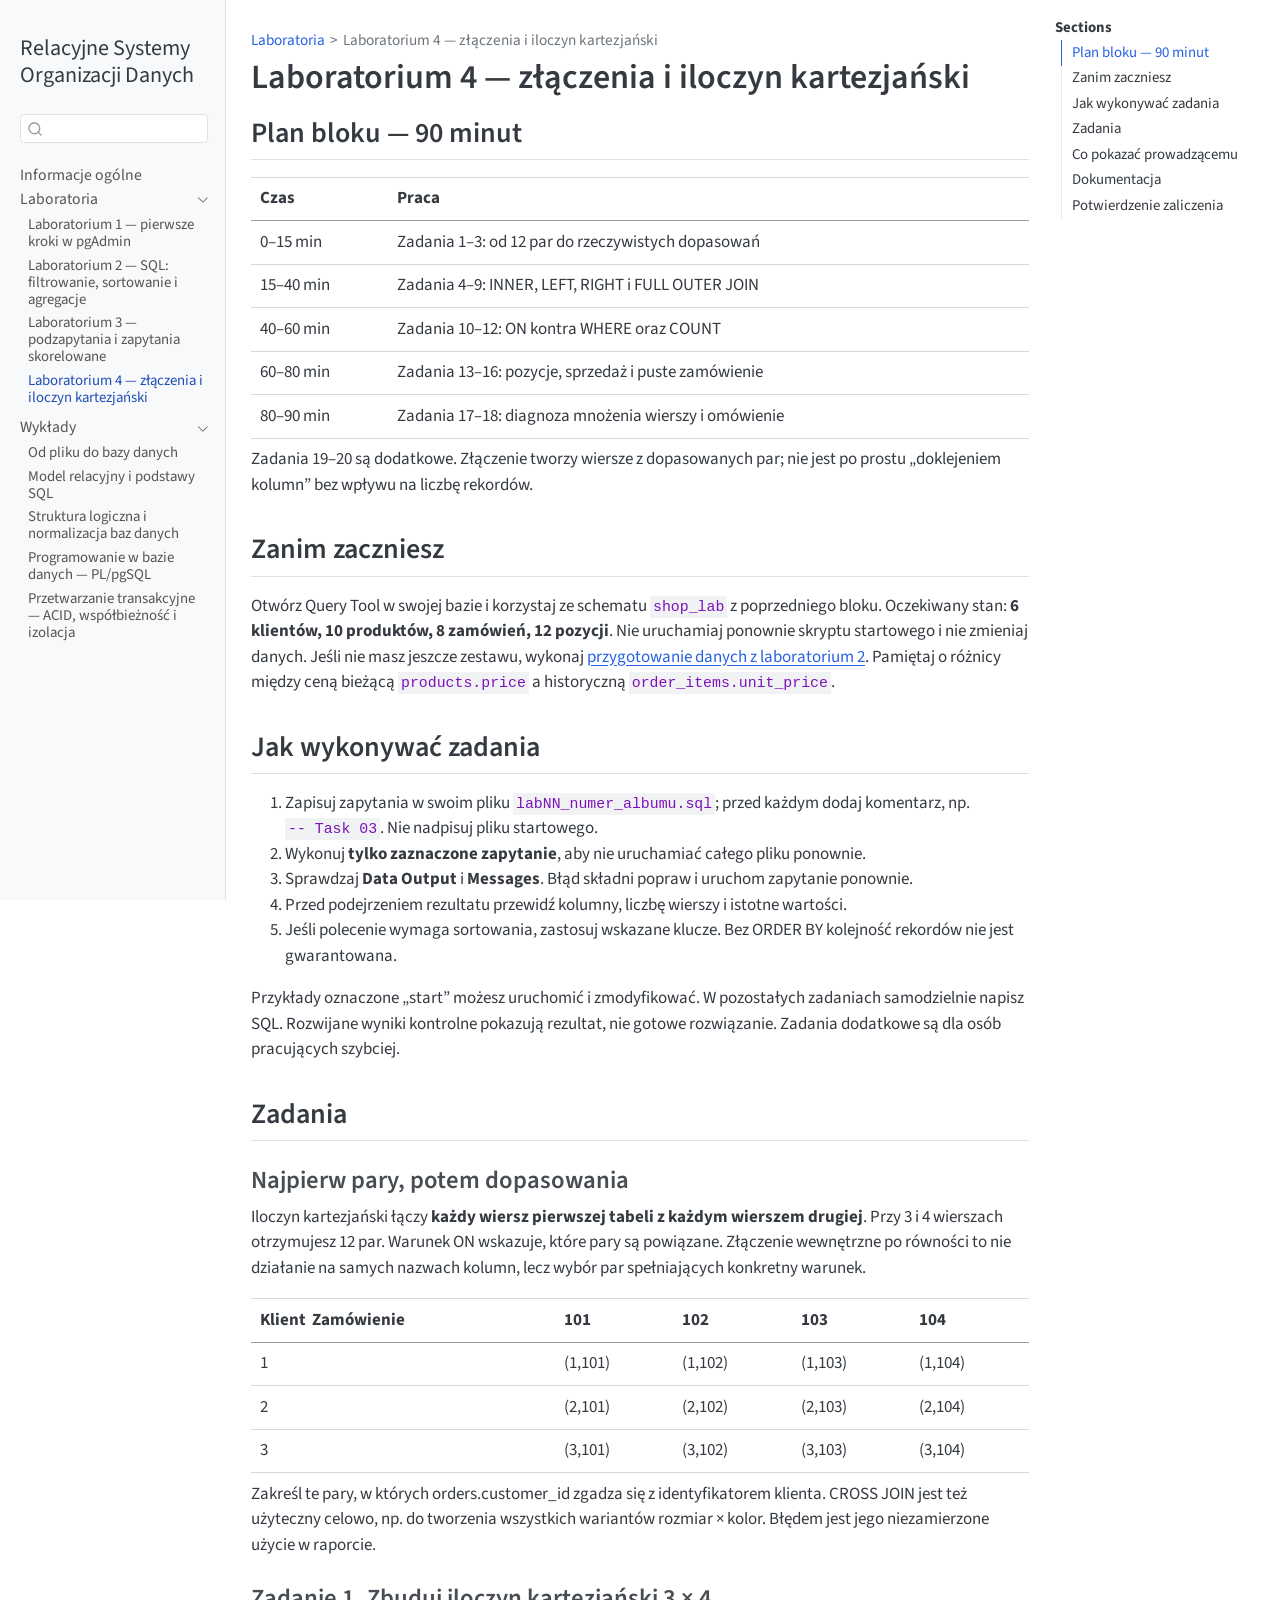
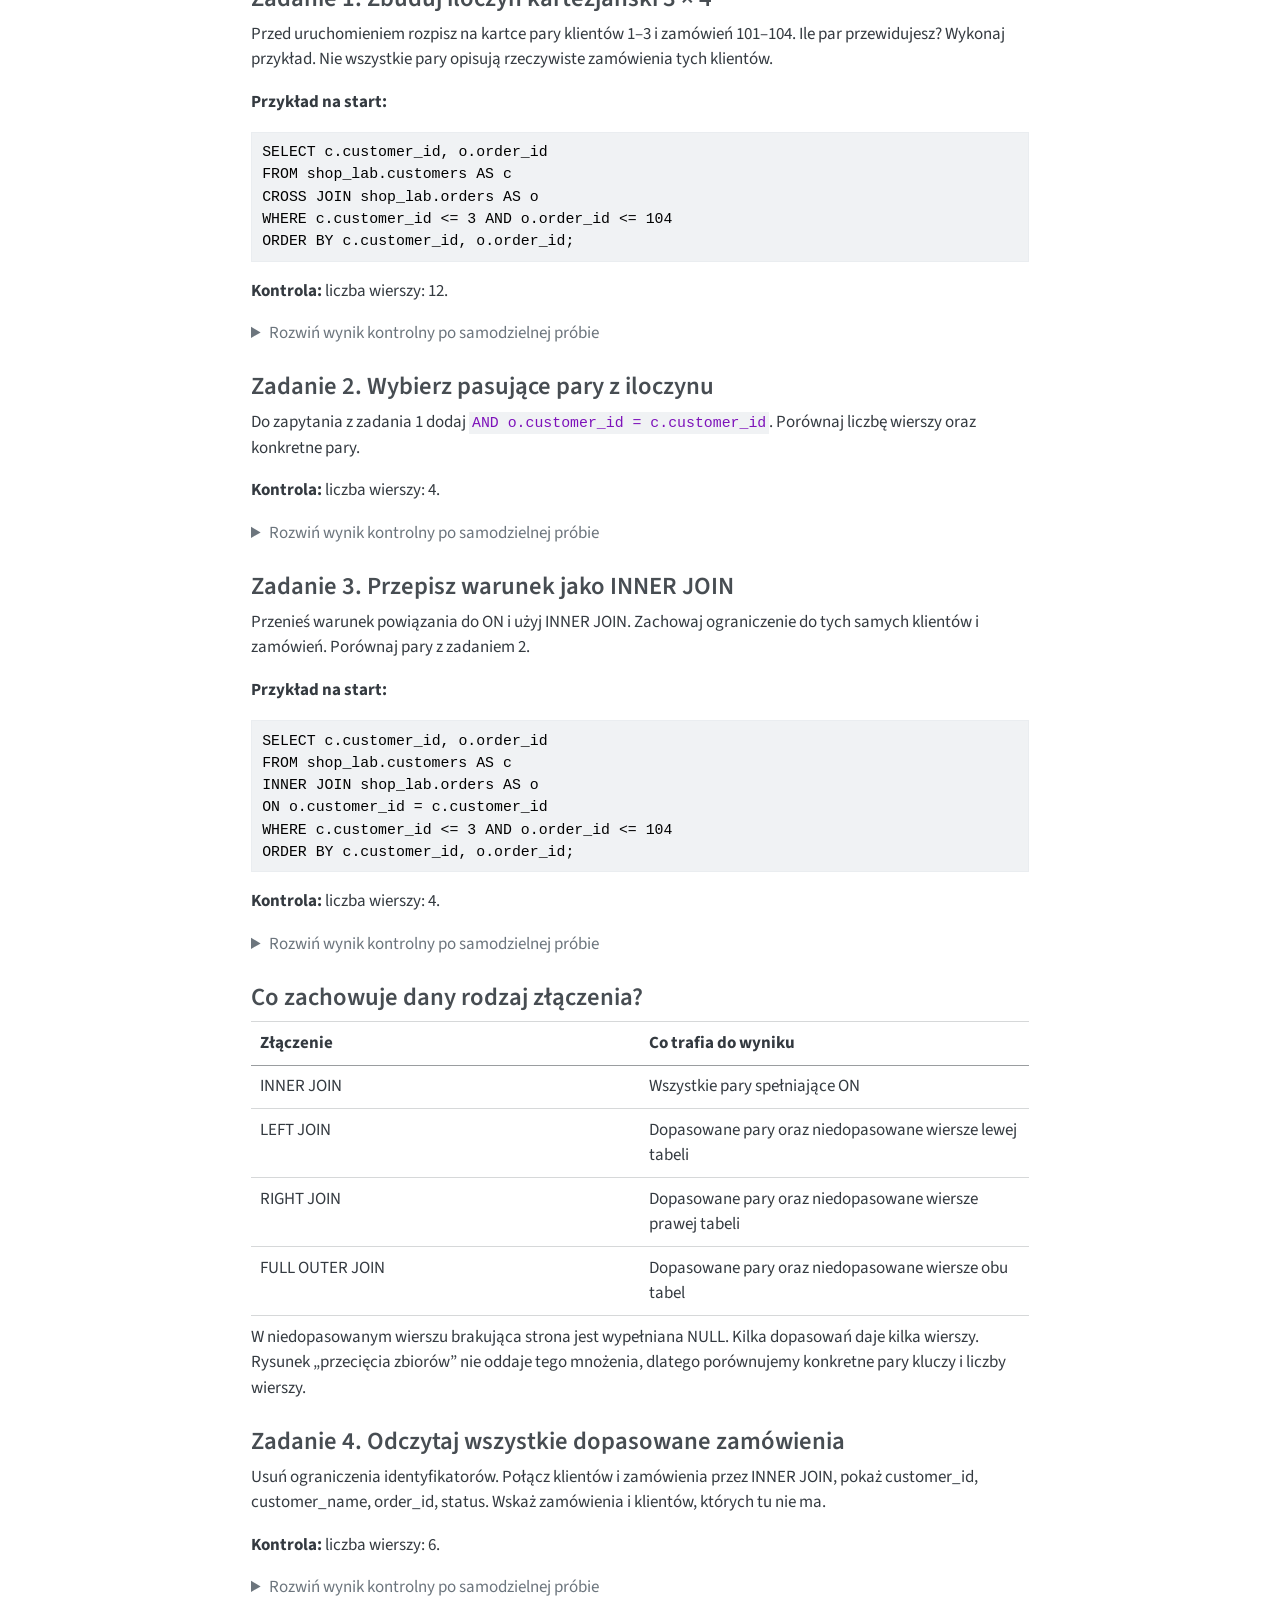
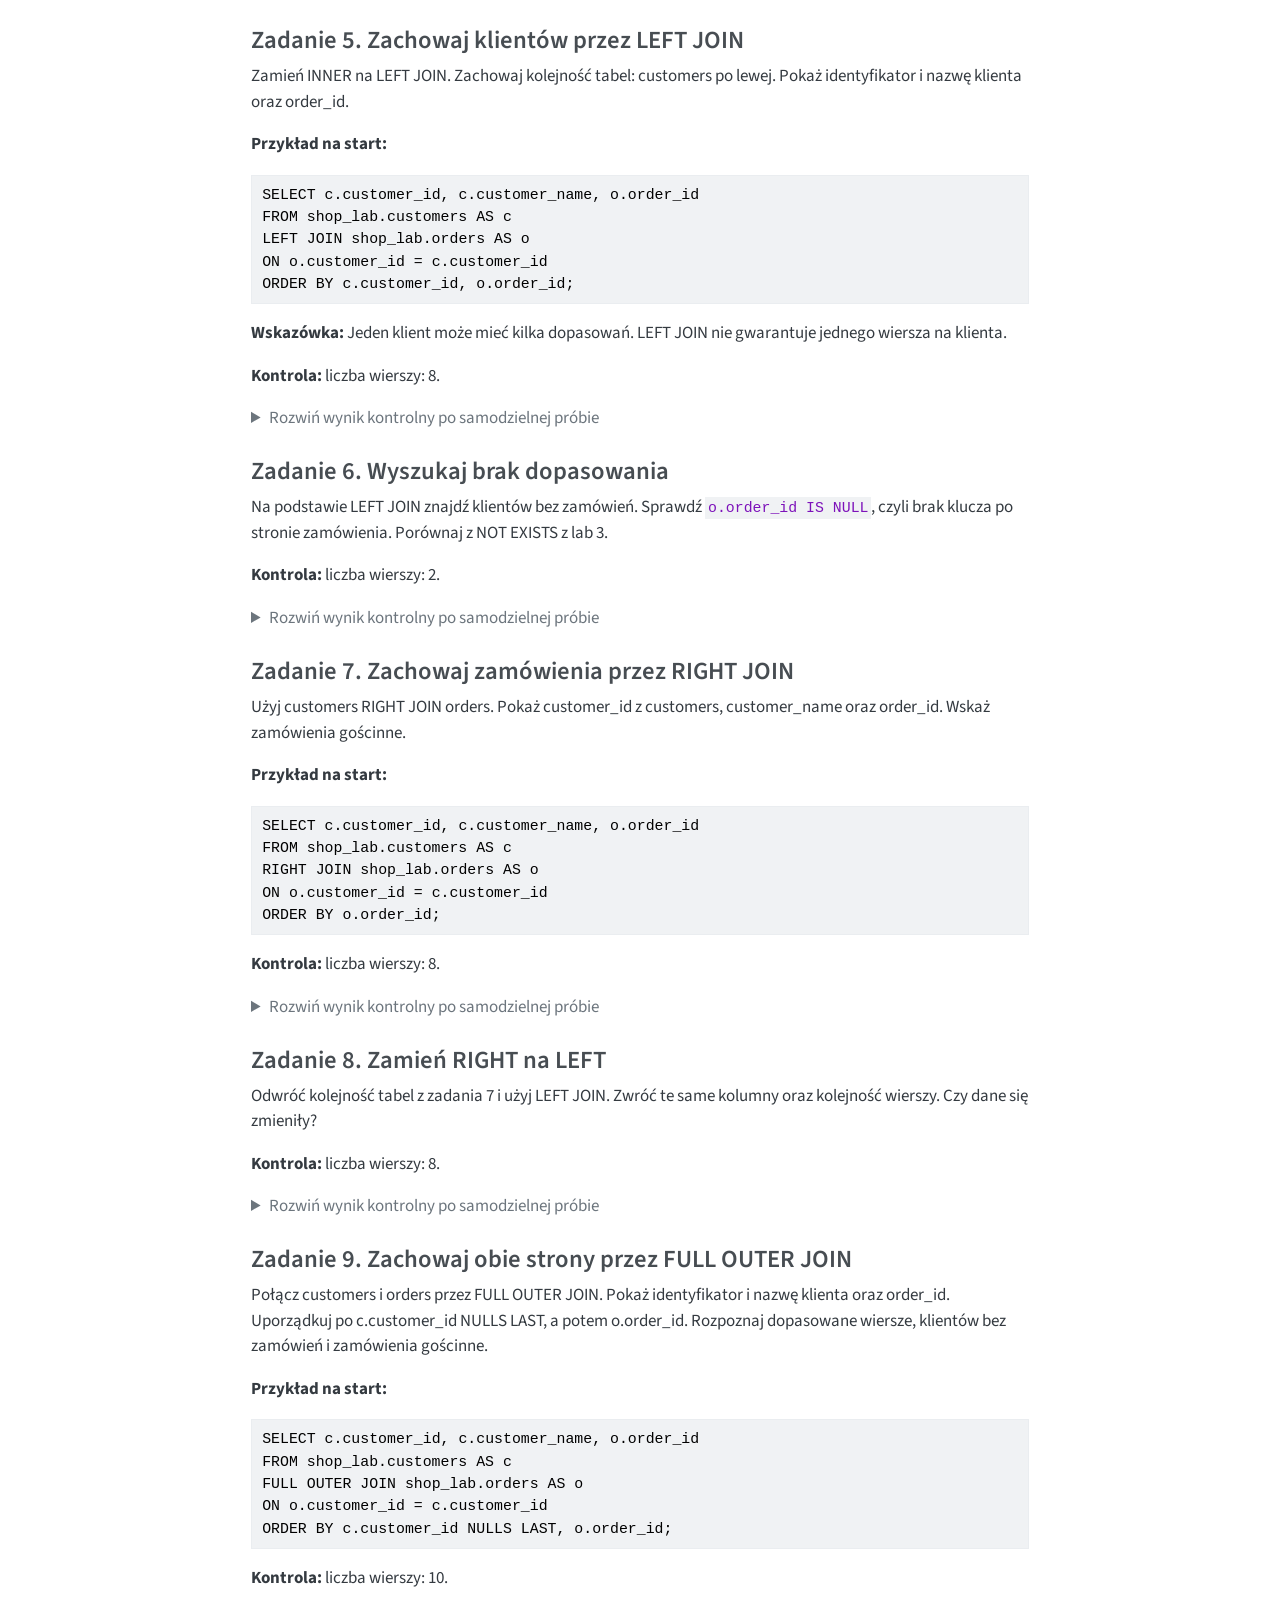
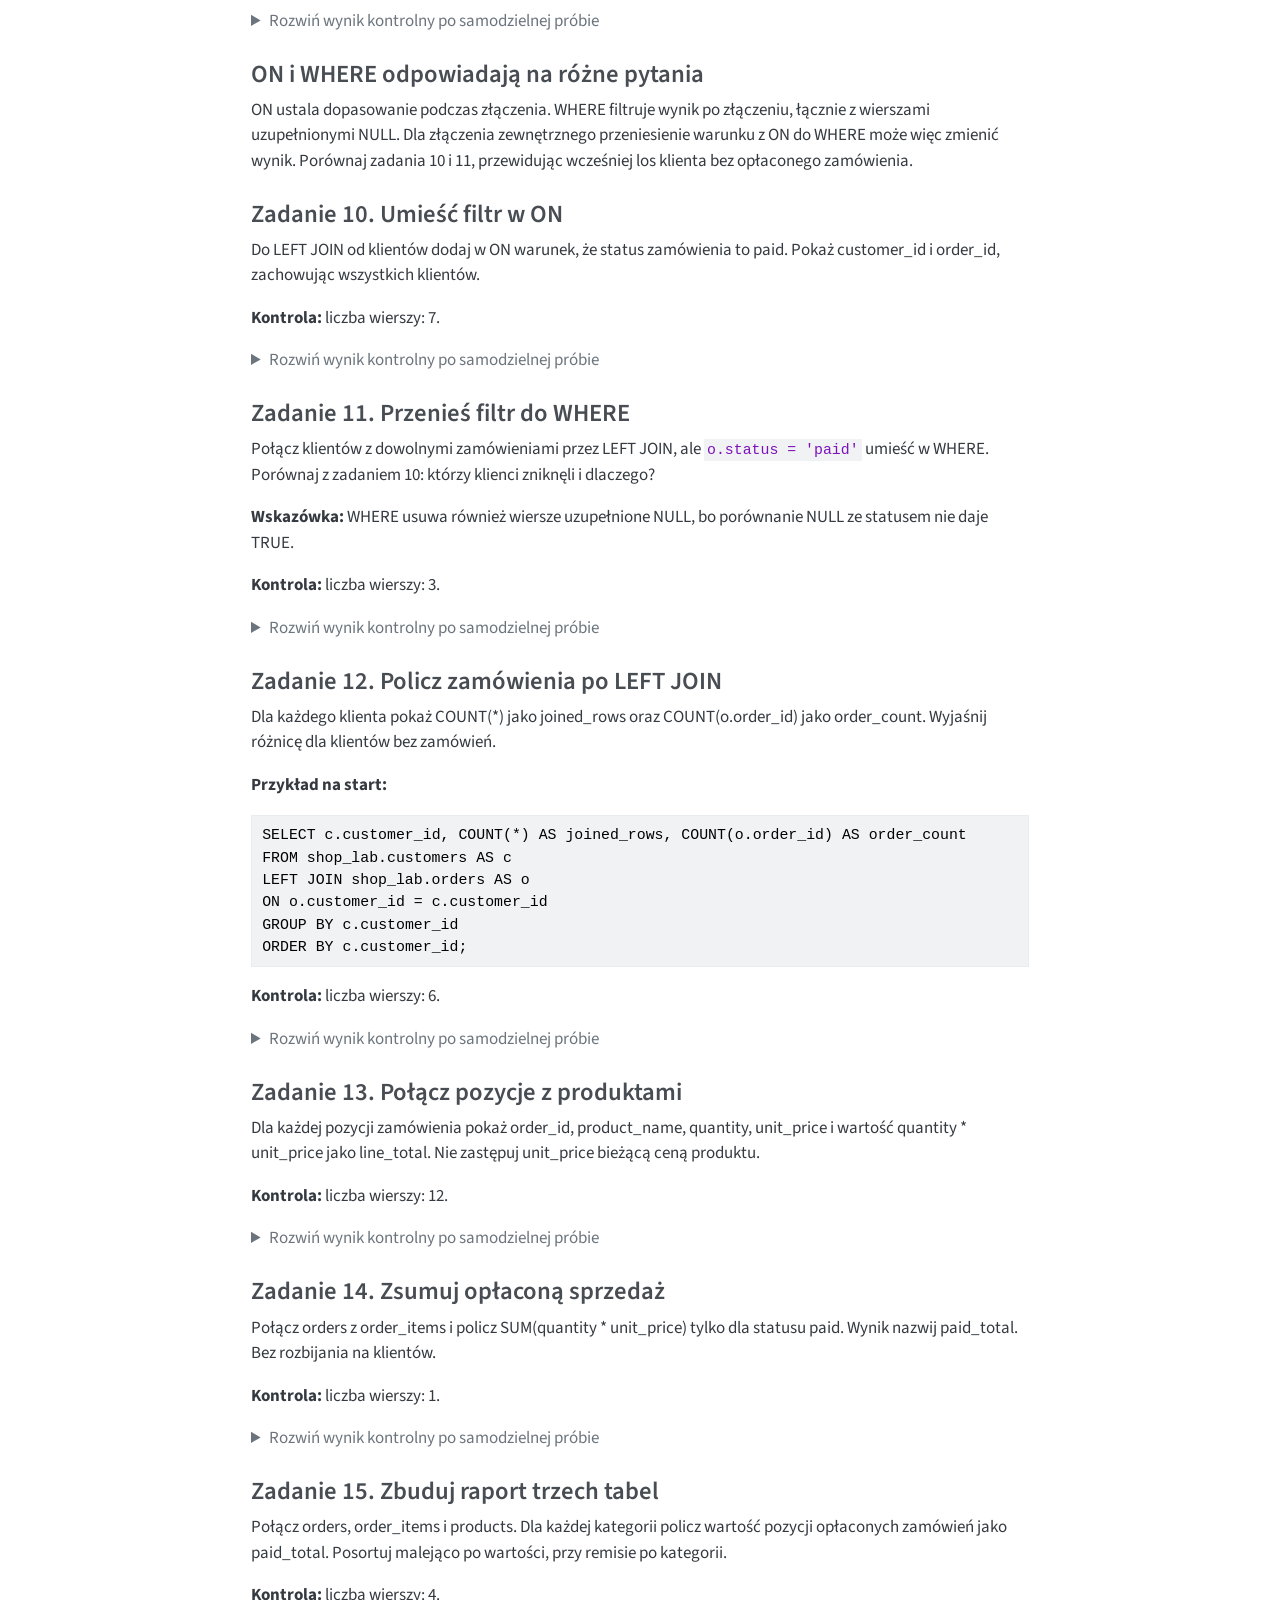
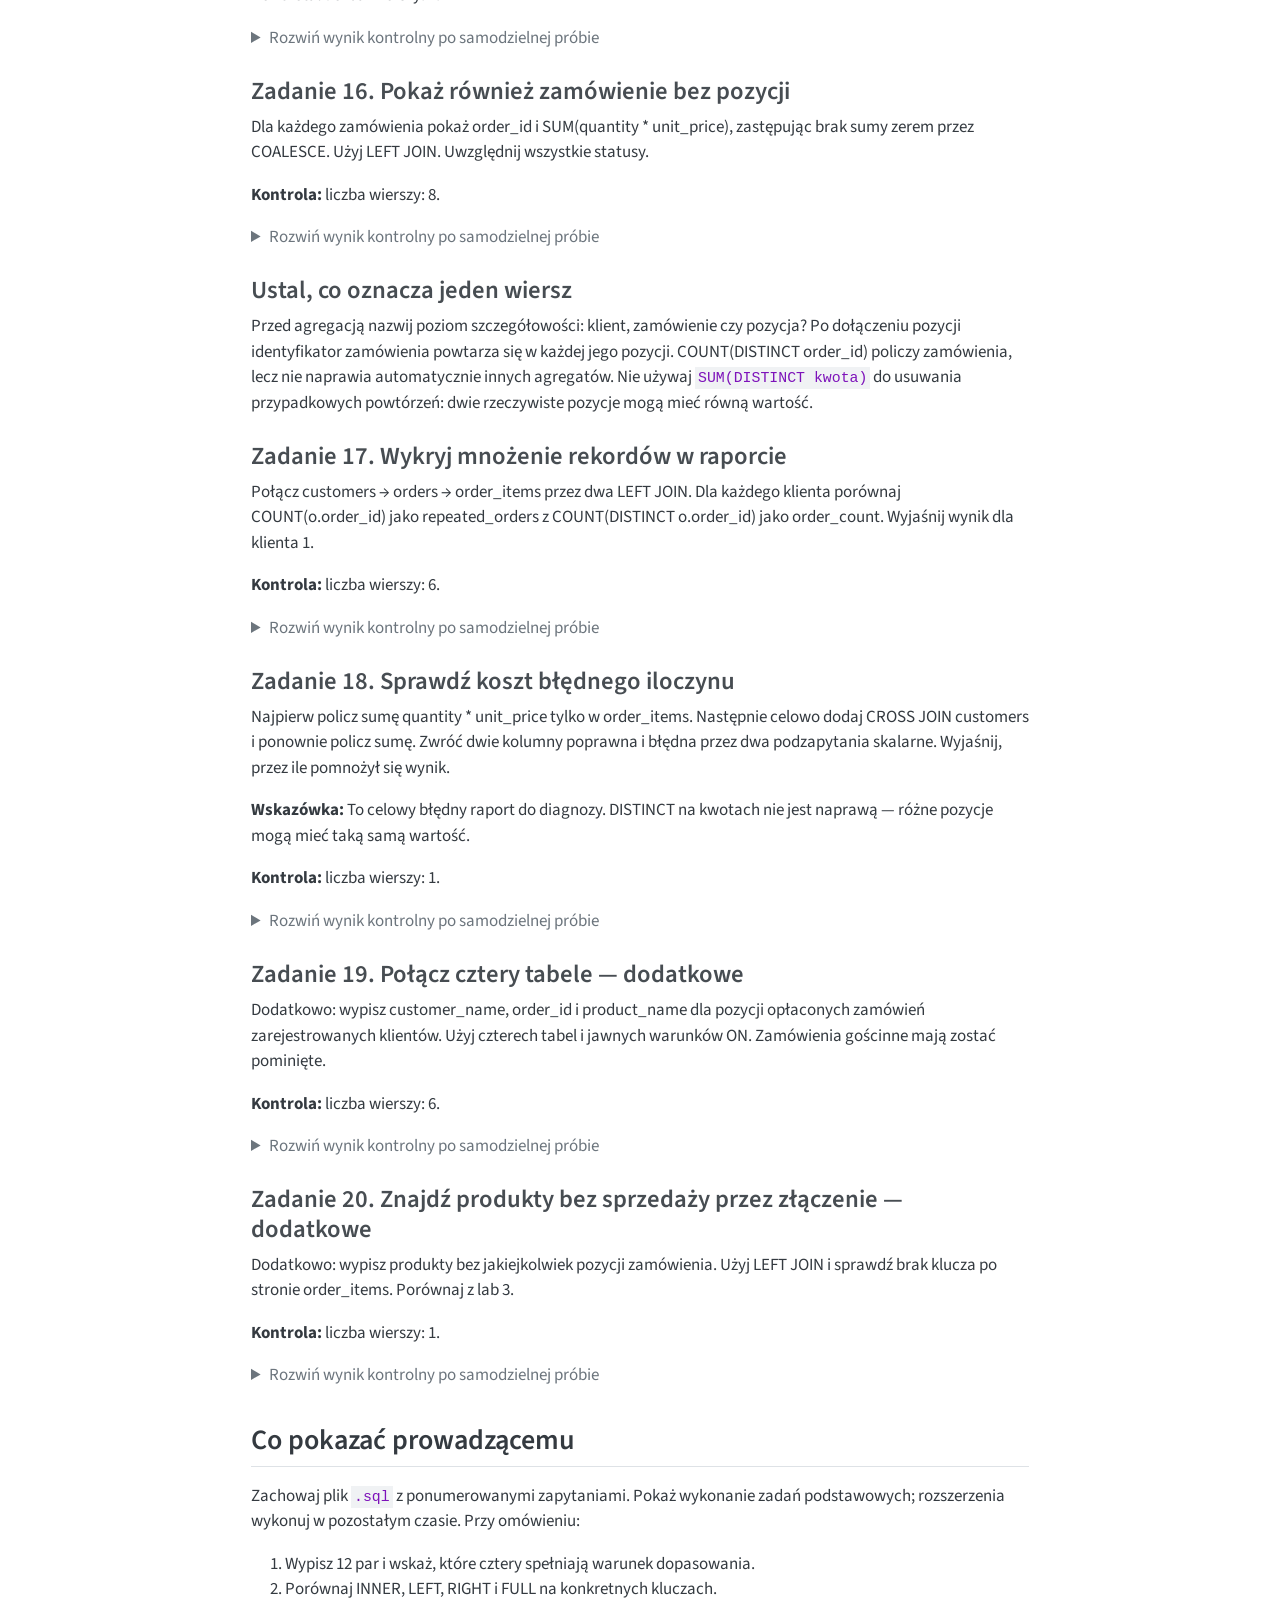
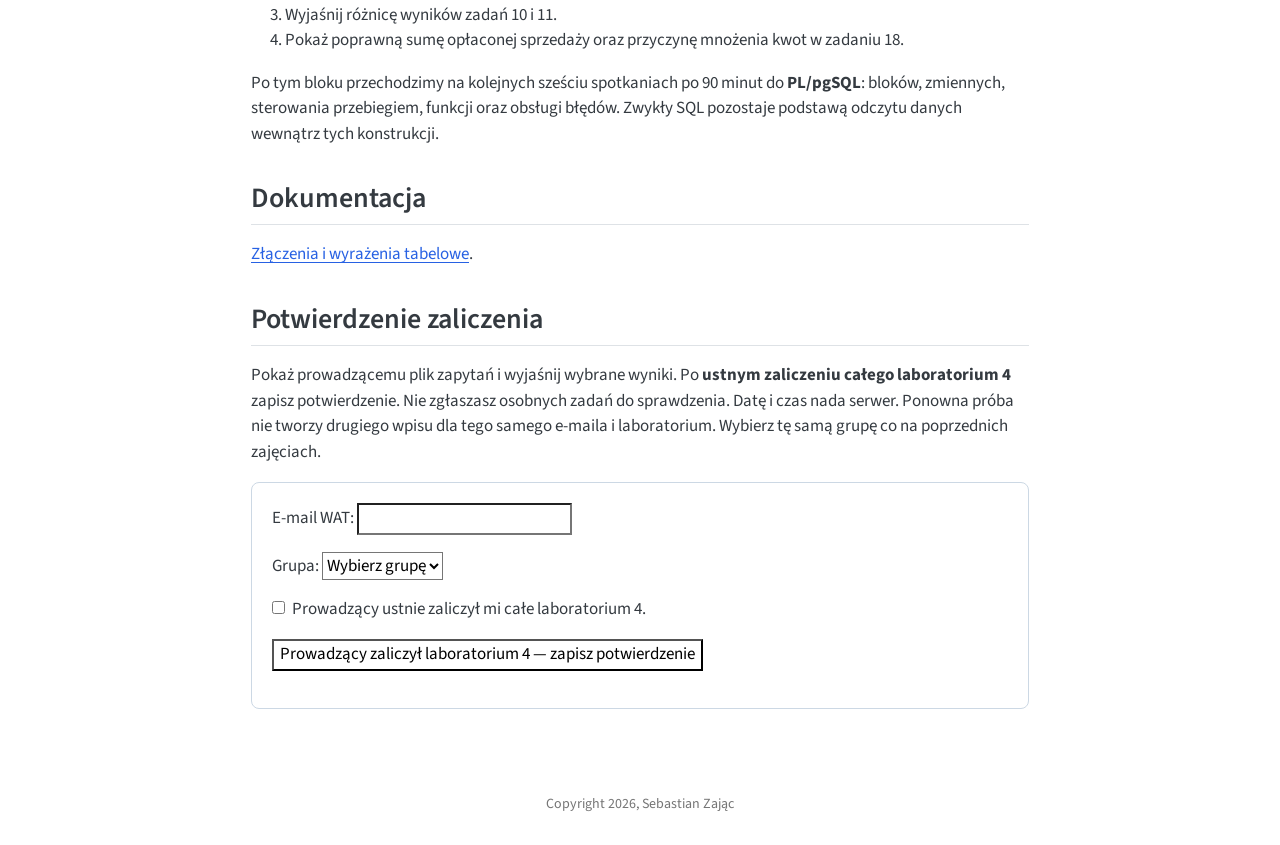
<file: docs/laboratorium4.html>
<!DOCTYPE html>
<html xmlns="http://www.w3.org/1999/xhtml" lang="pl" xml:lang="pl"><head>

<meta charset="utf-8">
<meta name="generator" content="quarto-1.11.9">

<meta name="viewport" content="width=device-width, initial-scale=1.0, user-scalable=yes">


<title>Laboratorium 4 — złączenia i iloczyn kartezjański – Relacyjne Systemy Organizacji Danych</title>
<style>
/* Default styles provided by pandoc.
** See https://pandoc.org/MANUAL.html#variables-for-html for config info.
*/
span.smallcaps{font-variant: small-caps;}
div.columns{display: flex; gap: 1.5em;}
div.column{flex: auto;}
@media screen {
div.columns{gap: min(4vw, 1.5em);}
div.column{overflow-x: auto;}
}
div.hanging-indent{margin-left: 1.5em; text-indent: -1.5em;}
ul.task-list{list-style: none;}
ul.task-list li input[type="checkbox"] {
  width: 0.8em;
  margin: 0 0.8em 0.2em -1em; /* quarto-specific, see https://github.com/quarto-dev/quarto-cli/issues/4556 */ 
  vertical-align: middle;
}
/* CSS for syntax highlighting */
html { -webkit-text-size-adjust: 100%; }
pre > code.sourceCode { white-space: pre; position: relative; }
pre > code.sourceCode > span { display: inline-block; line-height: 1.25; }
pre > code.sourceCode > span:empty { height: 1.2em; }
.sourceCode { overflow: visible; }
code.sourceCode > span { color: inherit; text-decoration: inherit; }
div.sourceCode { margin: 1em 0; }
pre.sourceCode { margin: 0; }
@media screen {
div.sourceCode { overflow: auto; }
}
@media print {
pre > code.sourceCode { white-space: pre-wrap; }
pre > code.sourceCode > span { text-indent: -5em; padding-left: 5em; }
}
pre.numberSource code
  { counter-reset: source-line 0; }
pre.numberSource code > span
  { position: relative; left: -4em; counter-increment: source-line; }
pre.numberSource code > span > a:first-child::before
  { content: counter(source-line);
    position: relative; left: -1em; text-align: right; vertical-align: baseline;
    border: none; display: inline-block;
    -webkit-touch-callout: none; -webkit-user-select: none;
    -khtml-user-select: none; -moz-user-select: none;
    -ms-user-select: none; user-select: none;
    padding: 0 4px; width: 4em;
  }
pre.numberSource { margin-left: 3em;  padding-left: 4px; }
div.sourceCode
  {   }
@media screen {
pre > code.sourceCode > span > a:first-child::before { text-decoration: underline; }
}
</style>


<script src="site_libs/quarto-nav/quarto-nav.js"></script>
<script src="site_libs/quarto-nav/headroom.min.js"></script>
<script src="site_libs/clipboard/clipboard.min.js"></script>
<script src="site_libs/quarto-search/autocomplete.umd.js"></script>
<script src="site_libs/quarto-search/fuse.min.js"></script>
<script src="site_libs/quarto-search/quarto-search.js"></script>
<meta name="quarto:offset" content="./">
<script src="site_libs/quarto-html/quarto.js" type="module"></script>
<script src="site_libs/quarto-html/tabsets/tabsets.js" type="module"></script>
<script src="site_libs/quarto-html/scrollable-regions/scrollable-regions.js" type="module"></script>
<script src="site_libs/quarto-html/popper.min.js"></script>
<script src="site_libs/quarto-html/tippy.umd.min.js"></script>
<script src="site_libs/quarto-html/anchor.min.js"></script>
<link href="site_libs/quarto-html/tippy.css" rel="stylesheet">
<script src="site_libs/bootstrap/bootstrap.min.js"></script>
<link href="site_libs/bootstrap/bootstrap-icons.css" rel="stylesheet">
<link href="site_libs/bootstrap/bootstrap-e53eac6f3a25f5e6c14afb8711b7faf1.min.css" rel="stylesheet" append-hash="true" id="quarto-bootstrap" data-mode="light">
<script id="quarto-search-options" type="application/json">{
  "location": "sidebar",
  "copy-button": false,
  "collapse-after": 3,
  "panel-placement": "start",
  "type": "textbox",
  "limit": 50,
  "keyboard-shortcut": [
    "f",
    "/",
    "s"
  ],
  "show-item-context": false,
  "language": {
    "search-no-results-text": "Brak wyników",
    "search-matching-documents-text": "dopasowane dokumenty",
    "search-copy-link-title": "Kopiuj link do wyszukiwania",
    "search-hide-matches-text": "Ukryj dodatkowe dopasowania",
    "search-more-match-text": "więcej dopasowań w tym dokumencie",
    "search-more-matches-text": "więcej dopasowań w tym dokumencie",
    "search-clear-button-title": "Wyczyść",
    "search-text-placeholder": "",
    "search-detached-cancel-button-title": "Anuluj",
    "search-submit-button-title": "Zatwierdź",
    "search-label": "Szukaj"
  }
}</script>


<link rel="stylesheet" href="style.css">
</head>

<body class="nav-sidebar docked quarto-light"><a id="quarto-skip-link" class="visually-hidden-focusable" href="#quarto-document-content">Skip to main content</a>

<div id="quarto-search-results"></div>
  <header id="quarto-header" class="headroom fixed-top">
  <nav class="quarto-secondary-nav" aria-label="Pasek narzędzi">
    <div class="container-fluid d-flex">
      <button type="button" class="quarto-btn-toggle btn" data-bs-toggle="collapse" role="button" data-bs-target=".quarto-sidebar-collapse-item" aria-controls="quarto-sidebar" aria-expanded="false" aria-label="Przełącz pasek boczny" onclick="if (window.quartoToggleHeadroom) { window.quartoToggleHeadroom(); }">
        <i class="bi bi-layout-text-sidebar-reverse"></i>
      </button>
        <nav class="quarto-page-breadcrumbs" aria-label="Okruszki chleba"><ol class="breadcrumb"><li class="breadcrumb-item"><a href="./laboratorium1.html">Laboratoria</a></li><li class="breadcrumb-item"><a href="./laboratorium4.html">Laboratorium 4 — złączenia i iloczyn kartezjański</a></li></ol></nav>
        <a class="flex-grow-1" data-bs-toggle="collapse" data-bs-target=".quarto-sidebar-collapse-item" onclick="if (window.quartoToggleHeadroom) { window.quartoToggleHeadroom(); }">      
        </a>
      <button type="button" class="btn quarto-search-button" aria-label="Szukaj" onclick="window.quartoOpenSearch();">
        <i class="bi bi-search"></i>
      </button>
    </div>
  </nav>
</header>
<!-- content -->
<div id="quarto-content" class="quarto-container page-columns page-rows-contents page-layout-article">
<!-- sidebar -->
  <nav id="quarto-sidebar" class="sidebar collapse collapse-horizontal quarto-sidebar-collapse-item sidebar-navigation docked overflow-auto" aria-label="Serwis internetowy">
    <div class="pt-lg-2 mt-2 text-left sidebar-header">
    <div class="sidebar-title mb-0 py-0">
      <a href="./">Relacyjne Systemy Organizacji Danych</a> 
    </div>
      </div>
        <div class="mt-2 flex-shrink-0 align-items-center">
        <div class="sidebar-search">
        <div id="quarto-search" class="" title="Szukaj"></div>
        </div>
        </div>
    <div class="sidebar-menu-container"> 
    <ul class="list-unstyled mt-1">
        <li class="sidebar-item">
  <div class="sidebar-item-container"> 
  <a href="./index.html" class="sidebar-item-text sidebar-link">
 <span class="menu-text">Informacje ogólne</span></a>
  </div>
</li>
        <li class="sidebar-item sidebar-item-section">
      <div class="sidebar-item-container"> 
            <button type="button" class="sidebar-item-text sidebar-item-toggle sidebar-link text-start" data-bs-toggle="collapse" data-bs-target="#quarto-sidebar-section-1" aria-controls="quarto-sidebar-section-1" aria-expanded="true">
 <span class="menu-text" id="quarto-sidebar-section-1-label">Laboratoria</span><i class="bi bi-chevron-right" aria-hidden="true"></i></button>
      </div>
      <ul id="quarto-sidebar-section-1" aria-labelledby="quarto-sidebar-section-1-label" class="collapse list-unstyled sidebar-section depth1 show">  
          <li class="sidebar-item">
  <div class="sidebar-item-container"> 
  <a href="./laboratorium1.html" class="sidebar-item-text sidebar-link">
 <span class="menu-text">Laboratorium 1 — pierwsze kroki w pgAdmin</span></a>
  </div>
</li>
          <li class="sidebar-item">
  <div class="sidebar-item-container"> 
  <a href="./laboratorium2.html" class="sidebar-item-text sidebar-link">
 <span class="menu-text">Laboratorium 2 — SQL: filtrowanie, sortowanie i agregacje</span></a>
  </div>
</li>
          <li class="sidebar-item">
  <div class="sidebar-item-container"> 
  <a href="./laboratorium3.html" class="sidebar-item-text sidebar-link">
 <span class="menu-text">Laboratorium 3 — podzapytania i zapytania skorelowane</span></a>
  </div>
</li>
          <li class="sidebar-item">
  <div class="sidebar-item-container"> 
  <a href="./laboratorium4.html" class="sidebar-item-text sidebar-link active">
 <span class="menu-text">Laboratorium 4 — złączenia i iloczyn kartezjański</span></a>
  </div>
</li>
      </ul>
  </li>
        <li class="sidebar-item sidebar-item-section">
      <div class="sidebar-item-container"> 
            <button type="button" class="sidebar-item-text sidebar-item-toggle sidebar-link text-start" data-bs-toggle="collapse" data-bs-target="#quarto-sidebar-section-2" aria-controls="quarto-sidebar-section-2" aria-expanded="true">
 <span class="menu-text" id="quarto-sidebar-section-2-label">Wykłady</span><i class="bi bi-chevron-right" aria-hidden="true"></i></button>
      </div>
      <ul id="quarto-sidebar-section-2" aria-labelledby="quarto-sidebar-section-2-label" class="collapse list-unstyled sidebar-section depth1 show">  
          <li class="sidebar-item">
  <div class="sidebar-item-container"> 
  <a href="./lectures/wyklad1.html" class="sidebar-item-text sidebar-link">
 <span class="menu-text">Od pliku do bazy danych</span></a>
  </div>
</li>
          <li class="sidebar-item">
  <div class="sidebar-item-container"> 
  <a href="./lectures/wyklad2.html" class="sidebar-item-text sidebar-link">
 <span class="menu-text">Model relacyjny i podstawy SQL</span></a>
  </div>
</li>
          <li class="sidebar-item">
  <div class="sidebar-item-container"> 
  <a href="./lectures/wyklad3.html" class="sidebar-item-text sidebar-link">
 <span class="menu-text">Struktura logiczna i normalizacja baz danych</span></a>
  </div>
</li>
          <li class="sidebar-item">
  <div class="sidebar-item-container"> 
  <a href="./lectures/wyklad4.html" class="sidebar-item-text sidebar-link">
 <span class="menu-text">Programowanie w bazie danych — PL/pgSQL</span></a>
  </div>
</li>
          <li class="sidebar-item">
  <div class="sidebar-item-container"> 
  <a href="./lectures/wyklad5.html" class="sidebar-item-text sidebar-link">
 <span class="menu-text">Przetwarzanie transakcyjne — ACID, współbieżność i izolacja</span></a>
  </div>
</li>
      </ul>
  </li>
    </ul>
    </div>
</nav>
<div id="quarto-sidebar-glass" class="quarto-sidebar-collapse-item" data-bs-toggle="collapse" data-bs-target=".quarto-sidebar-collapse-item"></div>
<!-- margin-sidebar -->
    <div id="quarto-margin-sidebar" class="sidebar margin-sidebar">
        <nav id="TOC" role="doc-toc" aria-labelledby="toc-title" class="toc-active">
    <h2 id="toc-title"><strong>Sections</strong></h2>
   
  <ul class="collapse">
  <li><a href="#plan-bloku-90-minut" id="toc-plan-bloku-90-minut" class="nav-link active" data-scroll-target="#plan-bloku-90-minut">Plan bloku — 90 minut</a></li>
  <li><a href="#zanim-zaczniesz" id="toc-zanim-zaczniesz" class="nav-link" data-scroll-target="#zanim-zaczniesz">Zanim zaczniesz</a></li>
  <li><a href="#jak-wykonywać-zadania" id="toc-jak-wykonywać-zadania" class="nav-link" data-scroll-target="#jak-wykonywać-zadania">Jak wykonywać zadania</a></li>
  <li><a href="#zadania" id="toc-zadania" class="nav-link" data-scroll-target="#zadania">Zadania</a></li>
  <li><a href="#co-pokazać-prowadzącemu" id="toc-co-pokazać-prowadzącemu" class="nav-link" data-scroll-target="#co-pokazać-prowadzącemu">Co pokazać prowadzącemu</a></li>
  <li><a href="#dokumentacja" id="toc-dokumentacja" class="nav-link" data-scroll-target="#dokumentacja">Dokumentacja</a></li>
  <li><a href="#potwierdzenie-zaliczenia" id="toc-potwierdzenie-zaliczenia" class="nav-link" data-scroll-target="#potwierdzenie-zaliczenia">Potwierdzenie zaliczenia</a></li>
  </ul>
</nav>
    </div>
<!-- main -->
<main class="content" id="quarto-document-content" tabindex="-1">

<header id="title-block-header" class="quarto-title-block default"><nav class="quarto-page-breadcrumbs quarto-title-breadcrumbs d-none d-lg-block" aria-label="Okruszki chleba"><ol class="breadcrumb"><li class="breadcrumb-item"><a href="./laboratorium1.html">Laboratoria</a></li><li class="breadcrumb-item"><a href="./laboratorium4.html">Laboratorium 4 — złączenia i iloczyn kartezjański</a></li></ol></nav>
<div class="quarto-title">
<h1 class="title">Laboratorium 4 — złączenia i iloczyn kartezjański</h1>
</div>



<div class="quarto-title-meta">

    
  
    
  </div>
  


</header>


<section id="plan-bloku-90-minut" class="level2">
<h2 class="anchored" data-anchor-id="plan-bloku-90-minut">Plan bloku — 90 minut</h2>
<table class="caption-top table">
<thead>
<tr class="header">
<th>Czas</th>
<th>Praca</th>
</tr>
</thead>
<tbody>
<tr class="odd">
<td>0–15 min</td>
<td>Zadania 1–3: od 12 par do rzeczywistych dopasowań</td>
</tr>
<tr class="even">
<td>15–40 min</td>
<td>Zadania 4–9: INNER, LEFT, RIGHT i FULL OUTER JOIN</td>
</tr>
<tr class="odd">
<td>40–60 min</td>
<td>Zadania 10–12: ON kontra WHERE oraz COUNT</td>
</tr>
<tr class="even">
<td>60–80 min</td>
<td>Zadania 13–16: pozycje, sprzedaż i puste zamówienie</td>
</tr>
<tr class="odd">
<td>80–90 min</td>
<td>Zadania 17–18: diagnoza mnożenia wierszy i omówienie</td>
</tr>
</tbody>
</table>
<p>Zadania 19–20 są dodatkowe. Złączenie tworzy wiersze z dopasowanych par; nie jest po prostu „doklejeniem kolumn” bez wpływu na liczbę rekordów.</p>
</section>
<section id="zanim-zaczniesz" class="level2">
<h2 class="anchored" data-anchor-id="zanim-zaczniesz">Zanim zaczniesz</h2>
<p>Otwórz Query Tool w swojej bazie i korzystaj ze schematu <code>shop_lab</code> z poprzedniego bloku. Oczekiwany stan: <strong>6 klientów, 10 produktów, 8 zamówień, 12 pozycji</strong>. Nie uruchamiaj ponownie skryptu startowego i nie zmieniaj danych. Jeśli nie masz jeszcze zestawu, wykonaj <a href="./laboratorium2.html#wspólny-zestaw-danych-sklep">przygotowanie danych z laboratorium 2</a>. Pamiętaj o różnicy między ceną bieżącą <code>products.price</code> a historyczną <code>order_items.unit_price</code>.</p>
</section>
<section id="jak-wykonywać-zadania" class="level2">
<h2 class="anchored" data-anchor-id="jak-wykonywać-zadania">Jak wykonywać zadania</h2>
<ol type="1">
<li>Zapisuj zapytania w swoim pliku <code>labNN_numer_albumu.sql</code>; przed każdym dodaj komentarz, np. <code>-- Task 03</code>. Nie nadpisuj pliku startowego.</li>
<li>Wykonuj <strong>tylko zaznaczone zapytanie</strong>, aby nie uruchamiać całego pliku ponownie.</li>
<li>Sprawdzaj <strong>Data Output</strong> i <strong>Messages</strong>. Błąd składni popraw i uruchom zapytanie ponownie.</li>
<li>Przed podejrzeniem rezultatu przewidź kolumny, liczbę wierszy i istotne wartości.</li>
<li>Jeśli polecenie wymaga sortowania, zastosuj wskazane klucze. Bez ORDER BY kolejność rekordów nie jest gwarantowana.</li>
</ol>
<p>Przykłady oznaczone „start” możesz uruchomić i zmodyfikować. W pozostałych zadaniach samodzielnie napisz SQL. Rozwijane wyniki kontrolne pokazują rezultat, nie gotowe rozwiązanie. Zadania dodatkowe są dla osób pracujących szybciej.</p>
</section>
<section id="zadania" class="level2">
<h2 class="anchored" data-anchor-id="zadania">Zadania</h2>
<section id="najpierw-pary-potem-dopasowania" class="level3">
<h3 class="anchored" data-anchor-id="najpierw-pary-potem-dopasowania">Najpierw pary, potem dopasowania</h3>
<p>Iloczyn kartezjański łączy <strong>każdy wiersz pierwszej tabeli z każdym wierszem drugiej</strong>. Przy 3 i 4 wierszach otrzymujesz 12 par. Warunek ON wskazuje, które pary są powiązane. Złączenie wewnętrzne po równości to nie działanie na samych nazwach kolumn, lecz wybór par spełniających konkretny warunek.</p>
<table class="caption-top table">
<thead>
<tr class="header">
<th>Klient &nbsp;Zamówienie</th>
<th>101</th>
<th>102</th>
<th>103</th>
<th>104</th>
</tr>
</thead>
<tbody>
<tr class="odd">
<td>1</td>
<td>(1,101)</td>
<td>(1,102)</td>
<td>(1,103)</td>
<td>(1,104)</td>
</tr>
<tr class="even">
<td>2</td>
<td>(2,101)</td>
<td>(2,102)</td>
<td>(2,103)</td>
<td>(2,104)</td>
</tr>
<tr class="odd">
<td>3</td>
<td>(3,101)</td>
<td>(3,102)</td>
<td>(3,103)</td>
<td>(3,104)</td>
</tr>
</tbody>
</table>
<p>Zakreśl te pary, w których orders.customer_id zgadza się z identyfikatorem klienta. CROSS JOIN jest też użyteczny celowo, np. do tworzenia wszystkich wariantów rozmiar × kolor. Błędem jest jego niezamierzone użycie w raporcie.</p>
</section>
<section id="zadanie-1.-zbuduj-iloczyn-kartezjański-3-4" class="level3">
<h3 class="anchored" data-anchor-id="zadanie-1.-zbuduj-iloczyn-kartezjański-3-4">Zadanie 1. Zbuduj iloczyn kartezjański 3 × 4</h3>
<p>Przed uruchomieniem rozpisz na kartce pary klientów 1–3 i zamówień 101–104. Ile par przewidujesz? Wykonaj przykład. Nie wszystkie pary opisują rzeczywiste zamówienia tych klientów.</p>
<p><strong>Przykład na start:</strong></p>
<div class="code-copy-outer-scaffold"><div class="sourceCode" id="cb1"><pre class="sourceCode sql code-with-copy"><code class="sourceCode sql"><span id="cb1-1"><a href="#cb1-1" aria-hidden="true" tabindex="-1"></a><span class="kw">SELECT</span> c.customer_id, o.order_id</span>
<span id="cb1-2"><a href="#cb1-2" aria-hidden="true" tabindex="-1"></a><span class="kw">FROM</span> shop_lab.customers <span class="kw">AS</span> c</span>
<span id="cb1-3"><a href="#cb1-3" aria-hidden="true" tabindex="-1"></a><span class="kw">CROSS</span> <span class="kw">JOIN</span> shop_lab.orders <span class="kw">AS</span> o</span>
<span id="cb1-4"><a href="#cb1-4" aria-hidden="true" tabindex="-1"></a><span class="kw">WHERE</span> c.customer_id <span class="op">&lt;=</span> <span class="dv">3</span> <span class="kw">AND</span> o.order_id <span class="op">&lt;=</span> <span class="dv">104</span></span>
<span id="cb1-5"><a href="#cb1-5" aria-hidden="true" tabindex="-1"></a><span class="kw">ORDER</span> <span class="kw">BY</span> c.customer_id, o.order_id;</span></code></pre></div><button title="Kopiuj do schowka" class="code-copy-button"><i class="bi"></i></button></div>
<p><strong>Kontrola:</strong> liczba wierszy: 12.</p>
<details>
<summary>
Rozwiń wynik kontrolny po samodzielnej próbie
</summary>
<table class="caption-top table">
<thead>
<tr class="header">
<th>customer_id</th>
<th>order_id</th>
</tr>
</thead>
<tbody>
<tr class="odd">
<td>1</td>
<td>101</td>
</tr>
<tr class="even">
<td>1</td>
<td>102</td>
</tr>
<tr class="odd">
<td>1</td>
<td>103</td>
</tr>
<tr class="even">
<td>1</td>
<td>104</td>
</tr>
<tr class="odd">
<td>2</td>
<td>101</td>
</tr>
<tr class="even">
<td>2</td>
<td>102</td>
</tr>
<tr class="odd">
<td>2</td>
<td>103</td>
</tr>
<tr class="even">
<td>2</td>
<td>104</td>
</tr>
<tr class="odd">
<td>3</td>
<td>101</td>
</tr>
<tr class="even">
<td>3</td>
<td>102</td>
</tr>
<tr class="odd">
<td>3</td>
<td>103</td>
</tr>
<tr class="even">
<td>3</td>
<td>104</td>
</tr>
</tbody>
</table>
</details>
</section>
<section id="zadanie-2.-wybierz-pasujące-pary-z-iloczynu" class="level3">
<h3 class="anchored" data-anchor-id="zadanie-2.-wybierz-pasujące-pary-z-iloczynu">Zadanie 2. Wybierz pasujące pary z iloczynu</h3>
<p>Do zapytania z zadania 1 dodaj <code>AND o.customer_id = c.customer_id</code>. Porównaj liczbę wierszy oraz konkretne pary.</p>
<p><strong>Kontrola:</strong> liczba wierszy: 4.</p>
<details>
<summary>
Rozwiń wynik kontrolny po samodzielnej próbie
</summary>
<table class="caption-top table">
<thead>
<tr class="header">
<th>customer_id</th>
<th>order_id</th>
</tr>
</thead>
<tbody>
<tr class="odd">
<td>1</td>
<td>101</td>
</tr>
<tr class="even">
<td>1</td>
<td>102</td>
</tr>
<tr class="odd">
<td>2</td>
<td>103</td>
</tr>
<tr class="even">
<td>3</td>
<td>104</td>
</tr>
</tbody>
</table>
</details>
</section>
<section id="zadanie-3.-przepisz-warunek-jako-inner-join" class="level3">
<h3 class="anchored" data-anchor-id="zadanie-3.-przepisz-warunek-jako-inner-join">Zadanie 3. Przepisz warunek jako INNER JOIN</h3>
<p>Przenieś warunek powiązania do ON i użyj INNER JOIN. Zachowaj ograniczenie do tych samych klientów i zamówień. Porównaj pary z zadaniem 2.</p>
<p><strong>Przykład na start:</strong></p>
<div class="code-copy-outer-scaffold"><div class="sourceCode" id="cb2"><pre class="sourceCode sql code-with-copy"><code class="sourceCode sql"><span id="cb2-1"><a href="#cb2-1" aria-hidden="true" tabindex="-1"></a><span class="kw">SELECT</span> c.customer_id, o.order_id</span>
<span id="cb2-2"><a href="#cb2-2" aria-hidden="true" tabindex="-1"></a><span class="kw">FROM</span> shop_lab.customers <span class="kw">AS</span> c</span>
<span id="cb2-3"><a href="#cb2-3" aria-hidden="true" tabindex="-1"></a><span class="kw">INNER</span> <span class="kw">JOIN</span> shop_lab.orders <span class="kw">AS</span> o</span>
<span id="cb2-4"><a href="#cb2-4" aria-hidden="true" tabindex="-1"></a><span class="kw">ON</span> o.customer_id <span class="op">=</span> c.customer_id</span>
<span id="cb2-5"><a href="#cb2-5" aria-hidden="true" tabindex="-1"></a><span class="kw">WHERE</span> c.customer_id <span class="op">&lt;=</span> <span class="dv">3</span> <span class="kw">AND</span> o.order_id <span class="op">&lt;=</span> <span class="dv">104</span></span>
<span id="cb2-6"><a href="#cb2-6" aria-hidden="true" tabindex="-1"></a><span class="kw">ORDER</span> <span class="kw">BY</span> c.customer_id, o.order_id;</span></code></pre></div><button title="Kopiuj do schowka" class="code-copy-button"><i class="bi"></i></button></div>
<p><strong>Kontrola:</strong> liczba wierszy: 4.</p>
<details>
<summary>
Rozwiń wynik kontrolny po samodzielnej próbie
</summary>
<table class="caption-top table">
<thead>
<tr class="header">
<th>customer_id</th>
<th>order_id</th>
</tr>
</thead>
<tbody>
<tr class="odd">
<td>1</td>
<td>101</td>
</tr>
<tr class="even">
<td>1</td>
<td>102</td>
</tr>
<tr class="odd">
<td>2</td>
<td>103</td>
</tr>
<tr class="even">
<td>3</td>
<td>104</td>
</tr>
</tbody>
</table>
</details>
</section>
<section id="co-zachowuje-dany-rodzaj-złączenia" class="level3">
<h3 class="anchored" data-anchor-id="co-zachowuje-dany-rodzaj-złączenia">Co zachowuje dany rodzaj złączenia?</h3>
<table class="caption-top table">
<colgroup>
<col style="width: 50%">
<col style="width: 50%">
</colgroup>
<thead>
<tr class="header">
<th>Złączenie</th>
<th>Co trafia do wyniku</th>
</tr>
</thead>
<tbody>
<tr class="odd">
<td>INNER JOIN</td>
<td>Wszystkie pary spełniające ON</td>
</tr>
<tr class="even">
<td>LEFT JOIN</td>
<td>Dopasowane pary oraz niedopasowane wiersze lewej tabeli</td>
</tr>
<tr class="odd">
<td>RIGHT JOIN</td>
<td>Dopasowane pary oraz niedopasowane wiersze prawej tabeli</td>
</tr>
<tr class="even">
<td>FULL OUTER JOIN</td>
<td>Dopasowane pary oraz niedopasowane wiersze obu tabel</td>
</tr>
</tbody>
</table>
<p>W niedopasowanym wierszu brakująca strona jest wypełniana NULL. Kilka dopasowań daje kilka wierszy. Rysunek „przecięcia zbiorów” nie oddaje tego mnożenia, dlatego porównujemy konkretne pary kluczy i liczby wierszy.</p>
</section>
<section id="zadanie-4.-odczytaj-wszystkie-dopasowane-zamówienia" class="level3">
<h3 class="anchored" data-anchor-id="zadanie-4.-odczytaj-wszystkie-dopasowane-zamówienia">Zadanie 4. Odczytaj wszystkie dopasowane zamówienia</h3>
<p>Usuń ograniczenia identyfikatorów. Połącz klientów i zamówienia przez INNER JOIN, pokaż customer_id, customer_name, order_id, status. Wskaż zamówienia i klientów, których tu nie ma.</p>
<p><strong>Kontrola:</strong> liczba wierszy: 6.</p>
<details>
<summary>
Rozwiń wynik kontrolny po samodzielnej próbie
</summary>
<table class="caption-top table">
<thead>
<tr class="header">
<th>customer_id</th>
<th>customer_name</th>
<th>order_id</th>
<th>status</th>
</tr>
</thead>
<tbody>
<tr class="odd">
<td>1</td>
<td>Anna Kowalska</td>
<td>101</td>
<td>paid</td>
</tr>
<tr class="even">
<td>1</td>
<td>Anna Kowalska</td>
<td>102</td>
<td>new</td>
</tr>
<tr class="odd">
<td>2</td>
<td>Jan Nowak</td>
<td>103</td>
<td>paid</td>
</tr>
<tr class="even">
<td>2</td>
<td>Jan Nowak</td>
<td>107</td>
<td>paid</td>
</tr>
<tr class="odd">
<td>3</td>
<td>Ola Lis</td>
<td>104</td>
<td>cancelled</td>
</tr>
<tr class="even">
<td>4</td>
<td>Piotr Wilk</td>
<td>106</td>
<td>new</td>
</tr>
</tbody>
</table>
</details>
</section>
<section id="zadanie-5.-zachowaj-klientów-przez-left-join" class="level3">
<h3 class="anchored" data-anchor-id="zadanie-5.-zachowaj-klientów-przez-left-join">Zadanie 5. Zachowaj klientów przez LEFT JOIN</h3>
<p>Zamień INNER na LEFT JOIN. Zachowaj kolejność tabel: customers po lewej. Pokaż identyfikator i nazwę klienta oraz order_id.</p>
<p><strong>Przykład na start:</strong></p>
<div class="code-copy-outer-scaffold"><div class="sourceCode" id="cb3"><pre class="sourceCode sql code-with-copy"><code class="sourceCode sql"><span id="cb3-1"><a href="#cb3-1" aria-hidden="true" tabindex="-1"></a><span class="kw">SELECT</span> c.customer_id, c.customer_name, o.order_id</span>
<span id="cb3-2"><a href="#cb3-2" aria-hidden="true" tabindex="-1"></a><span class="kw">FROM</span> shop_lab.customers <span class="kw">AS</span> c</span>
<span id="cb3-3"><a href="#cb3-3" aria-hidden="true" tabindex="-1"></a><span class="kw">LEFT</span> <span class="kw">JOIN</span> shop_lab.orders <span class="kw">AS</span> o</span>
<span id="cb3-4"><a href="#cb3-4" aria-hidden="true" tabindex="-1"></a><span class="kw">ON</span> o.customer_id <span class="op">=</span> c.customer_id</span>
<span id="cb3-5"><a href="#cb3-5" aria-hidden="true" tabindex="-1"></a><span class="kw">ORDER</span> <span class="kw">BY</span> c.customer_id, o.order_id;</span></code></pre></div><button title="Kopiuj do schowka" class="code-copy-button"><i class="bi"></i></button></div>
<p><strong>Wskazówka:</strong> Jeden klient może mieć kilka dopasowań. LEFT JOIN nie gwarantuje jednego wiersza na klienta.</p>
<p><strong>Kontrola:</strong> liczba wierszy: 8.</p>
<details>
<summary>
Rozwiń wynik kontrolny po samodzielnej próbie
</summary>
<table class="caption-top table">
<thead>
<tr class="header">
<th>customer_id</th>
<th>customer_name</th>
<th>order_id</th>
</tr>
</thead>
<tbody>
<tr class="odd">
<td>1</td>
<td>Anna Kowalska</td>
<td>101</td>
</tr>
<tr class="even">
<td>1</td>
<td>Anna Kowalska</td>
<td>102</td>
</tr>
<tr class="odd">
<td>2</td>
<td>Jan Nowak</td>
<td>103</td>
</tr>
<tr class="even">
<td>2</td>
<td>Jan Nowak</td>
<td>107</td>
</tr>
<tr class="odd">
<td>3</td>
<td>Ola Lis</td>
<td>104</td>
</tr>
<tr class="even">
<td>4</td>
<td>Piotr Wilk</td>
<td>106</td>
</tr>
<tr class="odd">
<td>5</td>
<td>Ewa Kot</td>
<td>NULL</td>
</tr>
<tr class="even">
<td>6</td>
<td>Adam Zuk</td>
<td>NULL</td>
</tr>
</tbody>
</table>
</details>
</section>
<section id="zadanie-6.-wyszukaj-brak-dopasowania" class="level3">
<h3 class="anchored" data-anchor-id="zadanie-6.-wyszukaj-brak-dopasowania">Zadanie 6. Wyszukaj brak dopasowania</h3>
<p>Na podstawie LEFT JOIN znajdź klientów bez zamówień. Sprawdź <code>o.order_id IS NULL</code>, czyli brak klucza po stronie zamówienia. Porównaj z NOT EXISTS z lab 3.</p>
<p><strong>Kontrola:</strong> liczba wierszy: 2.</p>
<details>
<summary>
Rozwiń wynik kontrolny po samodzielnej próbie
</summary>
<table class="caption-top table">
<thead>
<tr class="header">
<th>customer_id</th>
<th>customer_name</th>
</tr>
</thead>
<tbody>
<tr class="odd">
<td>5</td>
<td>Ewa Kot</td>
</tr>
<tr class="even">
<td>6</td>
<td>Adam Zuk</td>
</tr>
</tbody>
</table>
</details>
</section>
<section id="zadanie-7.-zachowaj-zamówienia-przez-right-join" class="level3">
<h3 class="anchored" data-anchor-id="zadanie-7.-zachowaj-zamówienia-przez-right-join">Zadanie 7. Zachowaj zamówienia przez RIGHT JOIN</h3>
<p>Użyj customers RIGHT JOIN orders. Pokaż customer_id z customers, customer_name oraz order_id. Wskaż zamówienia gościnne.</p>
<p><strong>Przykład na start:</strong></p>
<div class="code-copy-outer-scaffold"><div class="sourceCode" id="cb4"><pre class="sourceCode sql code-with-copy"><code class="sourceCode sql"><span id="cb4-1"><a href="#cb4-1" aria-hidden="true" tabindex="-1"></a><span class="kw">SELECT</span> c.customer_id, c.customer_name, o.order_id</span>
<span id="cb4-2"><a href="#cb4-2" aria-hidden="true" tabindex="-1"></a><span class="kw">FROM</span> shop_lab.customers <span class="kw">AS</span> c</span>
<span id="cb4-3"><a href="#cb4-3" aria-hidden="true" tabindex="-1"></a><span class="kw">RIGHT</span> <span class="kw">JOIN</span> shop_lab.orders <span class="kw">AS</span> o</span>
<span id="cb4-4"><a href="#cb4-4" aria-hidden="true" tabindex="-1"></a><span class="kw">ON</span> o.customer_id <span class="op">=</span> c.customer_id</span>
<span id="cb4-5"><a href="#cb4-5" aria-hidden="true" tabindex="-1"></a><span class="kw">ORDER</span> <span class="kw">BY</span> o.order_id;</span></code></pre></div><button title="Kopiuj do schowka" class="code-copy-button"><i class="bi"></i></button></div>
<p><strong>Kontrola:</strong> liczba wierszy: 8.</p>
<details>
<summary>
Rozwiń wynik kontrolny po samodzielnej próbie
</summary>
<table class="caption-top table">
<thead>
<tr class="header">
<th>customer_id</th>
<th>customer_name</th>
<th>order_id</th>
</tr>
</thead>
<tbody>
<tr class="odd">
<td>1</td>
<td>Anna Kowalska</td>
<td>101</td>
</tr>
<tr class="even">
<td>1</td>
<td>Anna Kowalska</td>
<td>102</td>
</tr>
<tr class="odd">
<td>2</td>
<td>Jan Nowak</td>
<td>103</td>
</tr>
<tr class="even">
<td>3</td>
<td>Ola Lis</td>
<td>104</td>
</tr>
<tr class="odd">
<td>NULL</td>
<td>NULL</td>
<td>105</td>
</tr>
<tr class="even">
<td>4</td>
<td>Piotr Wilk</td>
<td>106</td>
</tr>
<tr class="odd">
<td>2</td>
<td>Jan Nowak</td>
<td>107</td>
</tr>
<tr class="even">
<td>NULL</td>
<td>NULL</td>
<td>108</td>
</tr>
</tbody>
</table>
</details>
</section>
<section id="zadanie-8.-zamień-right-na-left" class="level3">
<h3 class="anchored" data-anchor-id="zadanie-8.-zamień-right-na-left">Zadanie 8. Zamień RIGHT na LEFT</h3>
<p>Odwróć kolejność tabel z zadania 7 i użyj LEFT JOIN. Zwróć te same kolumny oraz kolejność wierszy. Czy dane się zmieniły?</p>
<p><strong>Kontrola:</strong> liczba wierszy: 8.</p>
<details>
<summary>
Rozwiń wynik kontrolny po samodzielnej próbie
</summary>
<table class="caption-top table">
<thead>
<tr class="header">
<th>customer_id</th>
<th>customer_name</th>
<th>order_id</th>
</tr>
</thead>
<tbody>
<tr class="odd">
<td>1</td>
<td>Anna Kowalska</td>
<td>101</td>
</tr>
<tr class="even">
<td>1</td>
<td>Anna Kowalska</td>
<td>102</td>
</tr>
<tr class="odd">
<td>2</td>
<td>Jan Nowak</td>
<td>103</td>
</tr>
<tr class="even">
<td>3</td>
<td>Ola Lis</td>
<td>104</td>
</tr>
<tr class="odd">
<td>NULL</td>
<td>NULL</td>
<td>105</td>
</tr>
<tr class="even">
<td>4</td>
<td>Piotr Wilk</td>
<td>106</td>
</tr>
<tr class="odd">
<td>2</td>
<td>Jan Nowak</td>
<td>107</td>
</tr>
<tr class="even">
<td>NULL</td>
<td>NULL</td>
<td>108</td>
</tr>
</tbody>
</table>
</details>
</section>
<section id="zadanie-9.-zachowaj-obie-strony-przez-full-outer-join" class="level3">
<h3 class="anchored" data-anchor-id="zadanie-9.-zachowaj-obie-strony-przez-full-outer-join">Zadanie 9. Zachowaj obie strony przez FULL OUTER JOIN</h3>
<p>Połącz customers i orders przez FULL OUTER JOIN. Pokaż identyfikator i nazwę klienta oraz order_id. Uporządkuj po c.customer_id NULLS LAST, a potem o.order_id. Rozpoznaj dopasowane wiersze, klientów bez zamówień i zamówienia gościnne.</p>
<p><strong>Przykład na start:</strong></p>
<div class="code-copy-outer-scaffold"><div class="sourceCode" id="cb5"><pre class="sourceCode sql code-with-copy"><code class="sourceCode sql"><span id="cb5-1"><a href="#cb5-1" aria-hidden="true" tabindex="-1"></a><span class="kw">SELECT</span> c.customer_id, c.customer_name, o.order_id</span>
<span id="cb5-2"><a href="#cb5-2" aria-hidden="true" tabindex="-1"></a><span class="kw">FROM</span> shop_lab.customers <span class="kw">AS</span> c</span>
<span id="cb5-3"><a href="#cb5-3" aria-hidden="true" tabindex="-1"></a><span class="kw">FULL</span> <span class="kw">OUTER</span> <span class="kw">JOIN</span> shop_lab.orders <span class="kw">AS</span> o</span>
<span id="cb5-4"><a href="#cb5-4" aria-hidden="true" tabindex="-1"></a><span class="kw">ON</span> o.customer_id <span class="op">=</span> c.customer_id</span>
<span id="cb5-5"><a href="#cb5-5" aria-hidden="true" tabindex="-1"></a><span class="kw">ORDER</span> <span class="kw">BY</span> c.customer_id <span class="kw">NULLS</span> <span class="fu">LAST</span>, o.order_id;</span></code></pre></div><button title="Kopiuj do schowka" class="code-copy-button"><i class="bi"></i></button></div>
<p><strong>Kontrola:</strong> liczba wierszy: 10.</p>
<details>
<summary>
Rozwiń wynik kontrolny po samodzielnej próbie
</summary>
<table class="caption-top table">
<thead>
<tr class="header">
<th>customer_id</th>
<th>customer_name</th>
<th>order_id</th>
</tr>
</thead>
<tbody>
<tr class="odd">
<td>1</td>
<td>Anna Kowalska</td>
<td>101</td>
</tr>
<tr class="even">
<td>1</td>
<td>Anna Kowalska</td>
<td>102</td>
</tr>
<tr class="odd">
<td>2</td>
<td>Jan Nowak</td>
<td>103</td>
</tr>
<tr class="even">
<td>2</td>
<td>Jan Nowak</td>
<td>107</td>
</tr>
<tr class="odd">
<td>3</td>
<td>Ola Lis</td>
<td>104</td>
</tr>
<tr class="even">
<td>4</td>
<td>Piotr Wilk</td>
<td>106</td>
</tr>
<tr class="odd">
<td>5</td>
<td>Ewa Kot</td>
<td>NULL</td>
</tr>
<tr class="even">
<td>6</td>
<td>Adam Zuk</td>
<td>NULL</td>
</tr>
<tr class="odd">
<td>NULL</td>
<td>NULL</td>
<td>105</td>
</tr>
<tr class="even">
<td>NULL</td>
<td>NULL</td>
<td>108</td>
</tr>
</tbody>
</table>
</details>
</section>
<section id="on-i-where-odpowiadają-na-różne-pytania" class="level3">
<h3 class="anchored" data-anchor-id="on-i-where-odpowiadają-na-różne-pytania">ON i WHERE odpowiadają na różne pytania</h3>
<p>ON ustala dopasowanie podczas złączenia. WHERE filtruje wynik po złączeniu, łącznie z wierszami uzupełnionymi NULL. Dla złączenia zewnętrznego przeniesienie warunku z ON do WHERE może więc zmienić wynik. Porównaj zadania 10 i 11, przewidując wcześniej los klienta bez opłaconego zamówienia.</p>
</section>
<section id="zadanie-10.-umieść-filtr-w-on" class="level3">
<h3 class="anchored" data-anchor-id="zadanie-10.-umieść-filtr-w-on">Zadanie 10. Umieść filtr w ON</h3>
<p>Do LEFT JOIN od klientów dodaj w ON warunek, że status zamówienia to paid. Pokaż customer_id i order_id, zachowując wszystkich klientów.</p>
<p><strong>Kontrola:</strong> liczba wierszy: 7.</p>
<details>
<summary>
Rozwiń wynik kontrolny po samodzielnej próbie
</summary>
<table class="caption-top table">
<thead>
<tr class="header">
<th>customer_id</th>
<th>order_id</th>
</tr>
</thead>
<tbody>
<tr class="odd">
<td>1</td>
<td>101</td>
</tr>
<tr class="even">
<td>2</td>
<td>103</td>
</tr>
<tr class="odd">
<td>2</td>
<td>107</td>
</tr>
<tr class="even">
<td>3</td>
<td>NULL</td>
</tr>
<tr class="odd">
<td>4</td>
<td>NULL</td>
</tr>
<tr class="even">
<td>5</td>
<td>NULL</td>
</tr>
<tr class="odd">
<td>6</td>
<td>NULL</td>
</tr>
</tbody>
</table>
</details>
</section>
<section id="zadanie-11.-przenieś-filtr-do-where" class="level3">
<h3 class="anchored" data-anchor-id="zadanie-11.-przenieś-filtr-do-where">Zadanie 11. Przenieś filtr do WHERE</h3>
<p>Połącz klientów z dowolnymi zamówieniami przez LEFT JOIN, ale <code>o.status = 'paid'</code> umieść w WHERE. Porównaj z zadaniem 10: którzy klienci zniknęli i dlaczego?</p>
<p><strong>Wskazówka:</strong> WHERE usuwa również wiersze uzupełnione NULL, bo porównanie NULL ze statusem nie daje TRUE.</p>
<p><strong>Kontrola:</strong> liczba wierszy: 3.</p>
<details>
<summary>
Rozwiń wynik kontrolny po samodzielnej próbie
</summary>
<table class="caption-top table">
<thead>
<tr class="header">
<th>customer_id</th>
<th>order_id</th>
</tr>
</thead>
<tbody>
<tr class="odd">
<td>1</td>
<td>101</td>
</tr>
<tr class="even">
<td>2</td>
<td>103</td>
</tr>
<tr class="odd">
<td>2</td>
<td>107</td>
</tr>
</tbody>
</table>
</details>
</section>
<section id="zadanie-12.-policz-zamówienia-po-left-join" class="level3">
<h3 class="anchored" data-anchor-id="zadanie-12.-policz-zamówienia-po-left-join">Zadanie 12. Policz zamówienia po LEFT JOIN</h3>
<p>Dla każdego klienta pokaż COUNT(*) jako joined_rows oraz COUNT(o.order_id) jako order_count. Wyjaśnij różnicę dla klientów bez zamówień.</p>
<p><strong>Przykład na start:</strong></p>
<div class="code-copy-outer-scaffold"><div class="sourceCode" id="cb6"><pre class="sourceCode sql code-with-copy"><code class="sourceCode sql"><span id="cb6-1"><a href="#cb6-1" aria-hidden="true" tabindex="-1"></a><span class="kw">SELECT</span> c.customer_id, <span class="fu">COUNT</span>(<span class="op">*</span>) <span class="kw">AS</span> joined_rows, <span class="fu">COUNT</span>(o.order_id) <span class="kw">AS</span> order_count</span>
<span id="cb6-2"><a href="#cb6-2" aria-hidden="true" tabindex="-1"></a><span class="kw">FROM</span> shop_lab.customers <span class="kw">AS</span> c</span>
<span id="cb6-3"><a href="#cb6-3" aria-hidden="true" tabindex="-1"></a><span class="kw">LEFT</span> <span class="kw">JOIN</span> shop_lab.orders <span class="kw">AS</span> o</span>
<span id="cb6-4"><a href="#cb6-4" aria-hidden="true" tabindex="-1"></a><span class="kw">ON</span> o.customer_id <span class="op">=</span> c.customer_id</span>
<span id="cb6-5"><a href="#cb6-5" aria-hidden="true" tabindex="-1"></a><span class="kw">GROUP</span> <span class="kw">BY</span> c.customer_id</span>
<span id="cb6-6"><a href="#cb6-6" aria-hidden="true" tabindex="-1"></a><span class="kw">ORDER</span> <span class="kw">BY</span> c.customer_id;</span></code></pre></div><button title="Kopiuj do schowka" class="code-copy-button"><i class="bi"></i></button></div>
<p><strong>Kontrola:</strong> liczba wierszy: 6.</p>
<details>
<summary>
Rozwiń wynik kontrolny po samodzielnej próbie
</summary>
<table class="caption-top table">
<thead>
<tr class="header">
<th>customer_id</th>
<th>joined_rows</th>
<th>order_count</th>
</tr>
</thead>
<tbody>
<tr class="odd">
<td>1</td>
<td>2</td>
<td>2</td>
</tr>
<tr class="even">
<td>2</td>
<td>2</td>
<td>2</td>
</tr>
<tr class="odd">
<td>3</td>
<td>1</td>
<td>1</td>
</tr>
<tr class="even">
<td>4</td>
<td>1</td>
<td>1</td>
</tr>
<tr class="odd">
<td>5</td>
<td>1</td>
<td>0</td>
</tr>
<tr class="even">
<td>6</td>
<td>1</td>
<td>0</td>
</tr>
</tbody>
</table>
</details>
</section>
<section id="zadanie-13.-połącz-pozycje-z-produktami" class="level3">
<h3 class="anchored" data-anchor-id="zadanie-13.-połącz-pozycje-z-produktami">Zadanie 13. Połącz pozycje z produktami</h3>
<p>Dla każdej pozycji zamówienia pokaż order_id, product_name, quantity, unit_price i wartość quantity * unit_price jako line_total. Nie zastępuj unit_price bieżącą ceną produktu.</p>
<p><strong>Kontrola:</strong> liczba wierszy: 12.</p>
<details>
<summary>
Rozwiń wynik kontrolny po samodzielnej próbie
</summary>
<table class="caption-top table">
<thead>
<tr class="header">
<th>order_id</th>
<th>product_name</th>
<th>quantity</th>
<th>unit_price</th>
<th>line_total</th>
</tr>
</thead>
<tbody>
<tr class="odd">
<td>101</td>
<td>Laptop</td>
<td>1</td>
<td>2900.0</td>
<td>2900.0</td>
</tr>
<tr class="even">
<td>101</td>
<td>Keyboard</td>
<td>2</td>
<td>90.0</td>
<td>180.0</td>
</tr>
<tr class="odd">
<td>102</td>
<td>Monitor</td>
<td>1</td>
<td>800.0</td>
<td>800.0</td>
</tr>
<tr class="even">
<td>102</td>
<td>Mouse</td>
<td>2</td>
<td>50.0</td>
<td>100.0</td>
</tr>
<tr class="odd">
<td>103</td>
<td>Cable HDMI</td>
<td>3</td>
<td>40.0</td>
<td>120.0</td>
</tr>
<tr class="even">
<td>103</td>
<td>Router</td>
<td>2</td>
<td>180.0</td>
<td>360.0</td>
</tr>
<tr class="odd">
<td>104</td>
<td>Switch</td>
<td>1</td>
<td>400.0</td>
<td>400.0</td>
</tr>
<tr class="even">
<td>105</td>
<td>Mouse</td>
<td>1</td>
<td>50.0</td>
<td>50.0</td>
</tr>
<tr class="odd">
<td>106</td>
<td>Monitor Pro</td>
<td>1</td>
<td>1100.0</td>
<td>1100.0</td>
</tr>
<tr class="even">
<td>106</td>
<td>Dock</td>
<td>1</td>
<td>550.0</td>
<td>550.0</td>
</tr>
<tr class="odd">
<td>107</td>
<td>Monitor</td>
<td>2</td>
<td>750.0</td>
<td>1500.0</td>
</tr>
<tr class="even">
<td>107</td>
<td>Keyboard</td>
<td>1</td>
<td>100.0</td>
<td>100.0</td>
</tr>
</tbody>
</table>
</details>
</section>
<section id="zadanie-14.-zsumuj-opłaconą-sprzedaż" class="level3">
<h3 class="anchored" data-anchor-id="zadanie-14.-zsumuj-opłaconą-sprzedaż">Zadanie 14. Zsumuj opłaconą sprzedaż</h3>
<p>Połącz orders z order_items i policz SUM(quantity * unit_price) tylko dla statusu paid. Wynik nazwij paid_total. Bez rozbijania na klientów.</p>
<p><strong>Kontrola:</strong> liczba wierszy: 1.</p>
<details>
<summary>
Rozwiń wynik kontrolny po samodzielnej próbie
</summary>
<table class="caption-top table">
<thead>
<tr class="header">
<th>paid_total</th>
</tr>
</thead>
<tbody>
<tr class="odd">
<td>5210.0</td>
</tr>
</tbody>
</table>
</details>
</section>
<section id="zadanie-15.-zbuduj-raport-trzech-tabel" class="level3">
<h3 class="anchored" data-anchor-id="zadanie-15.-zbuduj-raport-trzech-tabel">Zadanie 15. Zbuduj raport trzech tabel</h3>
<p>Połącz orders, order_items i products. Dla każdej kategorii policz wartość pozycji opłaconych zamówień jako paid_total. Posortuj malejąco po wartości, przy remisie po kategorii.</p>
<p><strong>Kontrola:</strong> liczba wierszy: 4.</p>
<details>
<summary>
Rozwiń wynik kontrolny po samodzielnej próbie
</summary>
<table class="caption-top table">
<thead>
<tr class="header">
<th>category</th>
<th>paid_total</th>
</tr>
</thead>
<tbody>
<tr class="odd">
<td>computers</td>
<td>2900.0</td>
</tr>
<tr class="even">
<td>displays</td>
<td>1500.0</td>
</tr>
<tr class="odd">
<td>accessories</td>
<td>450.0</td>
</tr>
<tr class="even">
<td>network</td>
<td>360.0</td>
</tr>
</tbody>
</table>
</details>
</section>
<section id="zadanie-16.-pokaż-również-zamówienie-bez-pozycji" class="level3">
<h3 class="anchored" data-anchor-id="zadanie-16.-pokaż-również-zamówienie-bez-pozycji">Zadanie 16. Pokaż również zamówienie bez pozycji</h3>
<p>Dla każdego zamówienia pokaż order_id i SUM(quantity * unit_price), zastępując brak sumy zerem przez COALESCE. Użyj LEFT JOIN. Uwzględnij wszystkie statusy.</p>
<p><strong>Kontrola:</strong> liczba wierszy: 8.</p>
<details>
<summary>
Rozwiń wynik kontrolny po samodzielnej próbie
</summary>
<table class="caption-top table">
<thead>
<tr class="header">
<th>order_id</th>
<th>order_total</th>
</tr>
</thead>
<tbody>
<tr class="odd">
<td>101</td>
<td>3080.0</td>
</tr>
<tr class="even">
<td>102</td>
<td>900.0</td>
</tr>
<tr class="odd">
<td>103</td>
<td>480.0</td>
</tr>
<tr class="even">
<td>104</td>
<td>400.0</td>
</tr>
<tr class="odd">
<td>105</td>
<td>50.0</td>
</tr>
<tr class="even">
<td>106</td>
<td>1650.0</td>
</tr>
<tr class="odd">
<td>107</td>
<td>1600.0</td>
</tr>
<tr class="even">
<td>108</td>
<td>0</td>
</tr>
</tbody>
</table>
</details>
</section>
<section id="ustal-co-oznacza-jeden-wiersz" class="level3">
<h3 class="anchored" data-anchor-id="ustal-co-oznacza-jeden-wiersz">Ustal, co oznacza jeden wiersz</h3>
<p>Przed agregacją nazwij poziom szczegółowości: klient, zamówienie czy pozycja? Po dołączeniu pozycji identyfikator zamówienia powtarza się w każdej jego pozycji. COUNT(DISTINCT order_id) policzy zamówienia, lecz nie naprawia automatycznie innych agregatów. Nie używaj <code>SUM(DISTINCT kwota)</code> do usuwania przypadkowych powtórzeń: dwie rzeczywiste pozycje mogą mieć równą wartość.</p>
</section>
<section id="zadanie-17.-wykryj-mnożenie-rekordów-w-raporcie" class="level3">
<h3 class="anchored" data-anchor-id="zadanie-17.-wykryj-mnożenie-rekordów-w-raporcie">Zadanie 17. Wykryj mnożenie rekordów w raporcie</h3>
<p>Połącz customers → orders → order_items przez dwa LEFT JOIN. Dla każdego klienta porównaj COUNT(o.order_id) jako repeated_orders z COUNT(DISTINCT o.order_id) jako order_count. Wyjaśnij wynik dla klienta 1.</p>
<p><strong>Kontrola:</strong> liczba wierszy: 6.</p>
<details>
<summary>
Rozwiń wynik kontrolny po samodzielnej próbie
</summary>
<table class="caption-top table">
<thead>
<tr class="header">
<th>customer_id</th>
<th>repeated_orders</th>
<th>order_count</th>
</tr>
</thead>
<tbody>
<tr class="odd">
<td>1</td>
<td>4</td>
<td>2</td>
</tr>
<tr class="even">
<td>2</td>
<td>4</td>
<td>2</td>
</tr>
<tr class="odd">
<td>3</td>
<td>1</td>
<td>1</td>
</tr>
<tr class="even">
<td>4</td>
<td>2</td>
<td>1</td>
</tr>
<tr class="odd">
<td>5</td>
<td>0</td>
<td>0</td>
</tr>
<tr class="even">
<td>6</td>
<td>0</td>
<td>0</td>
</tr>
</tbody>
</table>
</details>
</section>
<section id="zadanie-18.-sprawdź-koszt-błędnego-iloczynu" class="level3">
<h3 class="anchored" data-anchor-id="zadanie-18.-sprawdź-koszt-błędnego-iloczynu">Zadanie 18. Sprawdź koszt błędnego iloczynu</h3>
<p>Najpierw policz sumę quantity * unit_price tylko w order_items. Następnie celowo dodaj CROSS JOIN customers i ponownie policz sumę. Zwróć dwie kolumny poprawna i błędna przez dwa podzapytania skalarne. Wyjaśnij, przez ile pomnożył się wynik.</p>
<p><strong>Wskazówka:</strong> To celowy błędny raport do diagnozy. DISTINCT na kwotach nie jest naprawą — różne pozycje mogą mieć taką samą wartość.</p>
<p><strong>Kontrola:</strong> liczba wierszy: 1.</p>
<details>
<summary>
Rozwiń wynik kontrolny po samodzielnej próbie
</summary>
<table class="caption-top table">
<thead>
<tr class="header">
<th>correct_total</th>
<th>wrong_total</th>
</tr>
</thead>
<tbody>
<tr class="odd">
<td>8160.0</td>
<td>48960.0</td>
</tr>
</tbody>
</table>
</details>
</section>
<section id="zadanie-19.-połącz-cztery-tabele-dodatkowe" class="level3">
<h3 class="anchored" data-anchor-id="zadanie-19.-połącz-cztery-tabele-dodatkowe">Zadanie 19. Połącz cztery tabele — dodatkowe</h3>
<p>Dodatkowo: wypisz customer_name, order_id i product_name dla pozycji opłaconych zamówień zarejestrowanych klientów. Użyj czterech tabel i jawnych warunków ON. Zamówienia gościnne mają zostać pominięte.</p>
<p><strong>Kontrola:</strong> liczba wierszy: 6.</p>
<details>
<summary>
Rozwiń wynik kontrolny po samodzielnej próbie
</summary>
<table class="caption-top table">
<thead>
<tr class="header">
<th>customer_name</th>
<th>order_id</th>
<th>product_name</th>
</tr>
</thead>
<tbody>
<tr class="odd">
<td>Anna Kowalska</td>
<td>101</td>
<td>Laptop</td>
</tr>
<tr class="even">
<td>Anna Kowalska</td>
<td>101</td>
<td>Keyboard</td>
</tr>
<tr class="odd">
<td>Jan Nowak</td>
<td>103</td>
<td>Cable HDMI</td>
</tr>
<tr class="even">
<td>Jan Nowak</td>
<td>103</td>
<td>Router</td>
</tr>
<tr class="odd">
<td>Jan Nowak</td>
<td>107</td>
<td>Monitor</td>
</tr>
<tr class="even">
<td>Jan Nowak</td>
<td>107</td>
<td>Keyboard</td>
</tr>
</tbody>
</table>
</details>
</section>
<section id="zadanie-20.-znajdź-produkty-bez-sprzedaży-przez-złączenie-dodatkowe" class="level3">
<h3 class="anchored" data-anchor-id="zadanie-20.-znajdź-produkty-bez-sprzedaży-przez-złączenie-dodatkowe">Zadanie 20. Znajdź produkty bez sprzedaży przez złączenie — dodatkowe</h3>
<p>Dodatkowo: wypisz produkty bez jakiejkolwiek pozycji zamówienia. Użyj LEFT JOIN i sprawdź brak klucza po stronie order_items. Porównaj z lab 3.</p>
<p><strong>Kontrola:</strong> liczba wierszy: 1.</p>
<details>
<summary>
Rozwiń wynik kontrolny po samodzielnej próbie
</summary>
<table class="caption-top table">
<thead>
<tr class="header">
<th>product_id</th>
<th>product_name</th>
</tr>
</thead>
<tbody>
<tr class="odd">
<td>8</td>
<td>Webcam</td>
</tr>
</tbody>
</table>
</details>
</section>
</section>
<section id="co-pokazać-prowadzącemu" class="level2">
<h2 class="anchored" data-anchor-id="co-pokazać-prowadzącemu">Co pokazać prowadzącemu</h2>
<p>Zachowaj plik <code>.sql</code> z ponumerowanymi zapytaniami. Pokaż wykonanie zadań podstawowych; rozszerzenia wykonuj w pozostałym czasie. Przy omówieniu:</p>
<ol type="1">
<li>Wypisz 12 par i wskaż, które cztery spełniają warunek dopasowania.</li>
<li>Porównaj INNER, LEFT, RIGHT i FULL na konkretnych kluczach.</li>
<li>Wyjaśnij różnicę wyników zadań 10 i 11.</li>
<li>Pokaż poprawną sumę opłaconej sprzedaży oraz przyczynę mnożenia kwot w zadaniu 18.</li>
</ol>
<p>Po tym bloku przechodzimy na kolejnych sześciu spotkaniach po 90 minut do <strong>PL/pgSQL</strong>: bloków, zmiennych, sterowania przebiegiem, funkcji oraz obsługi błędów. Zwykły SQL pozostaje podstawą odczytu danych wewnątrz tych konstrukcji.</p>
</section>
<section id="dokumentacja" class="level2">
<h2 class="anchored" data-anchor-id="dokumentacja">Dokumentacja</h2>
<p><a href="https://www.postgresql.org/docs/16/queries-table-expressions.html">Złączenia i wyrażenia tabelowe</a>.</p>
</section>
<section id="potwierdzenie-zaliczenia" class="level2">
<h2 class="anchored" data-anchor-id="potwierdzenie-zaliczenia">Potwierdzenie zaliczenia</h2>
<p>Pokaż prowadzącemu plik zapytań i wyjaśnij wybrane wyniki. Po <strong>ustnym zaliczeniu całego laboratorium 4</strong> zapisz potwierdzenie. Nie zgłaszasz osobnych zadań do sprawdzenia. Datę i czas nada serwer. Ponowna próba nie tworzy drugiego wpisu dla tego samego e-maila i laboratorium. Wybierz tę samą grupę co na poprzednich zajęciach.</p>
<div id="lab-confirmation" data-lab="lab04" data-endpoint="https://sebastianzajac.pl/rsod-quiz/lab-progress.php" style="padding:20px;border:1px solid #ccd8e4;border-radius:8px">
<form>
<p><label>E-mail WAT: <input name="email" type="email" autocomplete="email" maxlength="254" required=""></label></p>
<p><label>Grupa: <select name="group" required=""><option value="">Wybierz grupę</option><option value="1">Grupa 1</option><option value="2">Grupa 2</option><option value="3">Grupa 3</option></select></label></p>
<p><label><input type="checkbox" required=""> Prowadzący ustnie zaliczył mi całe laboratorium 4.</label></p>
<button type="submit">Prowadzący zaliczył laboratorium 4 — zapisz potwierdzenie</button>
</form><p role="status" aria-live="polite"></p></div>
<script src="assets/js/lab-confirmation.js"></script>


</section>

</main> <!-- /main -->
<script id="quarto-html-after-body" type="application/javascript">
  window.document.addEventListener("DOMContentLoaded", function (event) {
    const icon = "";
    const anchorJS = new window.AnchorJS();
    anchorJS.options = {
      placement: 'right',
      icon: icon
    };
    anchorJS.add('.anchored');
    const isCodeAnnotation = (el) => {
      for (const clz of el.classList) {
        if (clz.startsWith('code-annotation-')) {                     
          return true;
        }
      }
      return false;
    }
    const onCopySuccess = function(e) {
      // button target
      const button = e.trigger;
      // don't keep focus
      button.blur();
      // flash "checked"
      button.classList.add('code-copy-button-checked');
      var currentTitle = button.getAttribute("title");
      button.setAttribute("title", "Skopiowano!");
      let tooltip;
      if (window.bootstrap) {
        button.setAttribute("data-bs-toggle", "tooltip");
        button.setAttribute("data-bs-placement", "left");
        button.setAttribute("data-bs-title", "Skopiowano!");
        tooltip = new bootstrap.Tooltip(button, 
          { trigger: "manual", 
            customClass: "code-copy-button-tooltip",
            offset: [0, -8]});
        tooltip.show();    
      }
      setTimeout(function() {
        if (tooltip) {
          tooltip.hide();
          button.removeAttribute("data-bs-title");
          button.removeAttribute("data-bs-toggle");
          button.removeAttribute("data-bs-placement");
        }
        button.setAttribute("title", currentTitle);
        button.classList.remove('code-copy-button-checked');
      }, 1000);
      // clear code selection
      e.clearSelection();
    }
    const getTextToCopy = function(trigger) {
      const outerScaffold = trigger.parentElement.cloneNode(true);
      const codeEl = outerScaffold.querySelector('code');
      for (const childEl of codeEl.children) {
        if (isCodeAnnotation(childEl)) {
          childEl.remove();
        }
      }
      return codeEl.innerText;
    }
    const clipboard = new window.ClipboardJS('.code-copy-button:not([data-in-quarto-modal])', {
      text: getTextToCopy
    });
    clipboard.on('success', onCopySuccess);
    if (window.document.getElementById('quarto-embedded-source-code-modal')) {
      const clipboardModal = new window.ClipboardJS('.code-copy-button[data-in-quarto-modal]', {
        text: getTextToCopy,
        container: window.document.getElementById('quarto-embedded-source-code-modal')
      });
      clipboardModal.on('success', onCopySuccess);
    }
      var localhostRegex = new RegExp(/^(?:http|https):\/\/localhost\:?[0-9]*\//);
      var mailtoRegex = new RegExp(/^mailto:/);
        var filterRegex = new RegExp("https:\/\/sebkaz-teaching\.github\.io\/rsod2026");
      const newWindowLabel = "(opens in a new tab)";
      const newWindowNoteId = "quarto-ext-newwindow-label";
      // Links reference one hidden label through aria-describedby, so the
      // announcement never changes their accessible name.
      var describeNewWindow = (link) => {
        if (!window.document.getElementById(newWindowNoteId)) {
          var newWindowNote = window.document.createElement("span");
          newWindowNote.id = newWindowNoteId;
          newWindowNote.hidden = true;
          newWindowNote.textContent = newWindowLabel;
          window.document.body.appendChild(newWindowNote);
        }
        var describedBy = (link.getAttribute("aria-describedby") || "").split(/\s+/).filter(Boolean);
        if (!describedBy.includes(newWindowNoteId)) {
          describedBy.push(newWindowNoteId);
          link.setAttribute("aria-describedby", describedBy.join(" "));
        }
      }
      var isInternal = (href) => {
          return filterRegex.test(href) || localhostRegex.test(href) || mailtoRegex.test(href);
      }
      // Inspect non-navigation links and adorn them if external
      window.quartoDecorateExternalLinks = function (root) {
     var links = (root || window.document).querySelectorAll('a[href]:not(.nav-link):not(.navbar-brand):not(.toc-action):not(.sidebar-link):not(.sidebar-item-toggle):not(.pagination-link):not(.no-external):not([aria-hidden]):not(.dropdown-item):not(.quarto-navigation-tool):not(.about-link)');
      for (var i=0; i<links.length; i++) {
        const link = links[i];
        if (!isInternal(link.href)) {
          // undo the damage that might have been done by quarto-nav.js in the case of
          // links that we want to consider external
          if (link.dataset.originalHref !== undefined) {
            link.href = link.dataset.originalHref;
          }
            // target, if specified
            link.setAttribute("target", "_blank");
            if (link.getAttribute("rel") === null) {
              link.setAttribute("rel", "noopener");
            }
            describeNewWindow(link);
          if (!link.classList.contains('no-external-icon')) {
          }
        }
      }
      };
      window.quartoDecorateExternalLinks(window.document);
    // Esc closes the popup (WCAG 1.4.13) and focus leaving both trigger and
    // popup closes it (WCAG 2.4.11); tippy handles neither for interactive popups.
    const hideOnEscAndFocusOut = {
      name: 'hideOnEscAndFocusOut',
      defaultValue: true,
      fn(instance) {
        const dismiss = () => {
          // A show scheduled by the trigger delay would otherwise reopen it
          instance.clearDelayTimeouts();
          instance.hide();
        };
        const onKeyDown = (event) => {
          if (event.key !== 'Escape') {
            return;
          }
          // Keep Esc from also reaching page handlers (e.g. reveal.js overview),
          // except an open reveal.js slide menu, which Esc should close too.
          // The menu handles keys only when its keyboard option is on.
          const menuHandlesEsc = window.Reveal?.getPlugin?.('menu')?.isOpen() &&
            window.Reveal.getConfig().menu?.keyboard !== false;
          if (!menuHandlesEsc) {
            event.stopPropagation();
          }
          if (instance.popper.contains(window.document.activeElement)) {
            // Disabled while refocusing so the focus trigger does not reopen it
            instance.disable();
            instance.reference.focus();
            instance.enable();
          }
          dismiss();
        };
        const onFocusOut = (event) => {
          const target = event.relatedTarget;
          if (target && !instance.reference.contains(target) &&
              !instance.popper.contains(target)) {
            dismiss();
          }
        };
        // On the trigger too: a click trigger (code-annotations: select) has no
        // blur handling. Attached for the instance's lifetime so leaving the
        // trigger also cancels a show still pending on the trigger delay.
        instance.reference.addEventListener('focusout', onFocusOut);
        return {
          onShow() {
            window.document.addEventListener('keydown', onKeyDown, true);
            instance.popper.addEventListener('focusout', onFocusOut);
          },
          onHide() {
            window.document.removeEventListener('keydown', onKeyDown, true);
            instance.popper.removeEventListener('focusout', onFocusOut);
          },
          onDestroy() {
            instance.reference.removeEventListener('focusout', onFocusOut);
          },
        };
      },
    };
    function tippyHover(el, contentFn, onTriggerFn, onUntriggerFn) {
      const config = {
        allowHTML: true,
        maxWidth: 500,
        delay: 100,
        arrow: false,
        appendTo: function(el) {
            return el.parentElement;
        },
        interactive: true,
        interactiveBorder: 10,
        theme: 'quarto',
        placement: 'bottom-start',
        plugins: [hideOnEscAndFocusOut],
      };
      if (contentFn) {
        config.content = contentFn;
      }
      if (onTriggerFn) {
        config.onTrigger = onTriggerFn;
      }
      if (onUntriggerFn) {
        config.onUntrigger = onUntriggerFn;
      }
      window.tippy(el, config); 
    }
    const noterefs = window.document.querySelectorAll('a[role="doc-noteref"]');
    for (var i=0; i<noterefs.length; i++) {
      const ref = noterefs[i];
      tippyHover(ref, function() {
        // use id or data attribute instead here
        let href = ref.getAttribute('data-footnote-href') || ref.getAttribute('href');
        try { href = new URL(href).hash; } catch {}
        const id = href.replace(/^#\/?/, "");
        const note = window.document.getElementById(id);
        if (note) {
          return note.innerHTML;
        } else {
          return "";
        }
      });
    }
    const xrefs = window.document.querySelectorAll('a.quarto-xref');
    const processXRef = (id, note) => {
      // Strip column container classes
      const stripColumnClz = (el) => {
        el.classList.remove("page-full", "page-columns");
        if (el.children) {
          for (const child of el.children) {
            stripColumnClz(child);
          }
        }
      }
      stripColumnClz(note)
      if (id === null || id.startsWith('sec-')) {
        // Special case sections, only their first couple elements
        const container = document.createElement("div");
        if (note.children && note.children.length > 2) {
          container.appendChild(note.children[0].cloneNode(true));
          for (let i = 1; i < note.children.length; i++) {
            const child = note.children[i];
            if (child.tagName === "P" && child.innerText === "") {
              continue;
            } else {
              container.appendChild(child.cloneNode(true));
              break;
            }
          }
          if (window.Quarto?.typesetMath) {
            window.Quarto.typesetMath(container);
          }
          return container.innerHTML
        } else {
          if (window.Quarto?.typesetMath) {
            window.Quarto.typesetMath(note);
          }
          return note.innerHTML;
        }
      } else {
        // Remove any anchor links if they are present
        const anchorLink = note.querySelector('a.anchorjs-link');
        if (anchorLink) {
          anchorLink.remove();
        }
        if (window.Quarto?.typesetMath) {
          window.Quarto.typesetMath(note);
        }
        if (note.classList.contains("callout")) {
          return note.outerHTML;
        } else {
          return note.innerHTML;
        }
      }
    }
    for (var i=0; i<xrefs.length; i++) {
      const xref = xrefs[i];
      tippyHover(xref, undefined, function(instance) {
        instance.disable();
        let url = xref.getAttribute('href');
        let hash = undefined; 
        if (url.startsWith('#')) {
          hash = url;
        } else {
          try { hash = new URL(url).hash; } catch {}
        }
        if (hash) {
          const id = hash.replace(/^#\/?/, "");
          const note = window.document.getElementById(id);
          if (note !== null) {
            try {
              const html = processXRef(id, note.cloneNode(true));
              instance.setContent(html);
            } finally {
              instance.enable();
              instance.show();
            }
          } else {
            // See if we can fetch this
            fetch(url.split('#')[0])
            .then(res => res.text())
            .then(html => {
              const parser = new DOMParser();
              const htmlDoc = parser.parseFromString(html, "text/html");
              const note = htmlDoc.getElementById(id);
              if (note !== null) {
                const html = processXRef(id, note);
                instance.setContent(html);
              } 
            }).finally(() => {
              instance.enable();
              instance.show();
            });
          }
        } else {
          // See if we can fetch a full url (with no hash to target)
          // This is a special case and we should probably do some content thinning / targeting
          fetch(url)
          .then(res => res.text())
          .then(html => {
            const parser = new DOMParser();
            const htmlDoc = parser.parseFromString(html, "text/html");
            const note = htmlDoc.querySelector('main.content');
            if (note !== null) {
              // This should only happen for chapter cross references
              // (since there is no id in the URL)
              // remove the first header
              if (note.children.length > 0 && note.children[0].tagName === "HEADER") {
                note.children[0].remove();
              }
              const html = processXRef(null, note);
              instance.setContent(html);
            } 
          }).finally(() => {
            instance.enable();
            instance.show();
          });
        }
      }, function(instance) {
      });
    }
        let selectedAnnoteEl;
        const selectorForAnnotation = ( cell, annotation) => {
          let cellAttr = 'data-code-cell="' + cell + '"';
          let lineAttr = 'data-code-annotation="' +  annotation + '"';
          const selector = 'span[' + cellAttr + '][' + lineAttr + ']';
          return selector;
        }
        const selectCodeLines = (annoteEl) => {
          const doc = window.document;
          const targetCell = annoteEl.getAttribute("data-target-cell");
          const targetAnnotation = annoteEl.getAttribute("data-target-annotation");
          const annoteSpan = window.document.querySelector(selectorForAnnotation(targetCell, targetAnnotation));
          const lines = annoteSpan.getAttribute("data-code-lines").split(",");
          const lineIds = lines.map((line) => {
            return targetCell + "-" + line;
          })
          // Each band is positioned against its own containing block, which is
          // not the offsetParent of the lines, so place it from client rects.
          const placeBand = (band, firstEl, lastEl, codeBlock) => {
            const container = band.offsetParent;
            if (container === null) {
              return;
            }
            const containerRect = container.getBoundingClientRect();
            // Reveal.js scales slides with a transform, so convert client
            // pixels back to the CSS pixels of the container.
            const scale = containerRect.height / container.offsetHeight || 1;
            const firstRect = firstEl.getBoundingClientRect();
            const lastRect = lastEl.getBoundingClientRect();
            const top = (firstRect.top - containerRect.top) / scale - container.clientTop + container.scrollTop;
            const height = (lastRect.bottom - firstRect.top) / scale;
            band.style.top = top - 2 + "px";
            band.style.height = height + 4 + "px";
            if (codeBlock) {
              // Without the copy button wrapper, the containing block is wider
              // than the code block, so span the code block explicitly.
              const blockRect = codeBlock.getBoundingClientRect();
              band.style.left = (blockRect.left - containerRect.left) / scale - container.clientLeft + container.scrollLeft + "px";
              band.style.width = blockRect.width / scale + "px";
            }
          };
          if (lineIds.length > 0) {
            const el = window.document.getElementById(lineIds[0]);
            const lastEl = window.document.getElementById(lineIds[lineIds.length - 1]);
            const parent = el.parentElement.parentElement;
            // cook up a div (if necessary) and position it
            let div = window.document.getElementById("code-annotation-line-highlight");
            if (div === null) {
              div = window.document.createElement("div");
              div.setAttribute("id", "code-annotation-line-highlight");
              div.style.position = 'absolute';
              parent.appendChild(div);
            }
            placeBand(div, el, lastEl, parent.closest("div.sourceCode") || parent);
            let gutterDiv = window.document.getElementById("code-annotation-line-highlight-gutter");
            if (gutterDiv === null) {
              gutterDiv = window.document.createElement("div");
              gutterDiv.setAttribute("id", "code-annotation-line-highlight-gutter");
              gutterDiv.style.position = 'absolute';
              const codeCell = window.document.getElementById(targetCell);
              const gutter = codeCell.querySelector('.code-annotation-gutter');
              gutter.appendChild(gutterDiv);
            }
            placeBand(gutterDiv, el, lastEl);
            selectedAnnoteEl = annoteEl;
          }
        };
        const unselectCodeLines = () => {
          const elementsIds = ["code-annotation-line-highlight", "code-annotation-line-highlight-gutter"];
          elementsIds.forEach((elId) => {
            const div = window.document.getElementById(elId);
            if (div) {
              div.remove();
            }
          });
          selectedAnnoteEl = undefined;
        };
          // Handle positioning of the toggle
      window.addEventListener(
        "resize",
        throttle(() => {
          elRect = undefined;
          if (selectedAnnoteEl) {
            selectCodeLines(selectedAnnoteEl);
          }
        }, 10)
      );
      function throttle(fn, ms) {
      let throttle = false;
      let timer;
        return (...args) => {
          if(!throttle) { // first call gets through
              fn.apply(this, args);
              throttle = true;
          } else { // all the others get throttled
              if(timer) clearTimeout(timer); // cancel #2
              timer = setTimeout(() => {
                fn.apply(this, args);
                timer = throttle = false;
              }, ms);
          }
        };
      }
        // Attach click handler to the DT
        const annoteDls = window.document.querySelectorAll('dt[data-target-cell]');
        for (const annoteDlNode of annoteDls) {
          annoteDlNode.addEventListener('click', (event) => {
            const clickedEl = event.target;
            if (clickedEl !== selectedAnnoteEl) {
              unselectCodeLines();
              const activeEl = window.document.querySelector('dt[data-target-cell].code-annotation-active');
              if (activeEl) {
                activeEl.classList.remove('code-annotation-active');
              }
              selectCodeLines(clickedEl);
              clickedEl.classList.add('code-annotation-active');
            } else {
              // Unselect the line
              unselectCodeLines();
              clickedEl.classList.remove('code-annotation-active');
            }
          });
        }
    const findCites = (el) => {
      const parentEl = el.parentElement;
      if (parentEl) {
        const cites = parentEl.dataset.cites;
        if (cites) {
          return {
            el,
            cites: cites.split(' ')
          };
        } else {
          return findCites(el.parentElement)
        }
      } else {
        return undefined;
      }
    };
    var bibliorefs = window.document.querySelectorAll('a[role="doc-biblioref"]');
    for (var i=0; i<bibliorefs.length; i++) {
      const ref = bibliorefs[i];
      const citeInfo = findCites(ref);
      if (citeInfo) {
        tippyHover(citeInfo.el, function() {
          var popup = window.document.createElement('div');
          citeInfo.cites.forEach(function(cite) {
            var citeDiv = window.document.createElement('div');
            citeDiv.classList.add('hanging-indent');
            citeDiv.classList.add('csl-entry');
            var biblioDiv = window.document.getElementById('ref-' + cite);
            if (biblioDiv) {
              citeDiv.innerHTML = biblioDiv.innerHTML;
            }
            popup.appendChild(citeDiv);
          });
          return popup.innerHTML;
        });
      }
    }
  });
  </script>
  <script type="application/javascript">
  window.quartoScrollableRegionsLabels = {"code":"Przewijany kod","output":"Przewijane wyjście"};
  </script>
</div> <!-- /content -->
<footer class="footer">
  <div class="nav-footer">
    <div class="nav-footer-left">
      &nbsp;
    </div>   
    <div class="nav-footer-center">
<p>Copyright 2026, Sebastian Zając</p>
</div>
    <div class="nav-footer-right">
      &nbsp;
    </div>
  </div>
</footer>




</body></html>
</file>
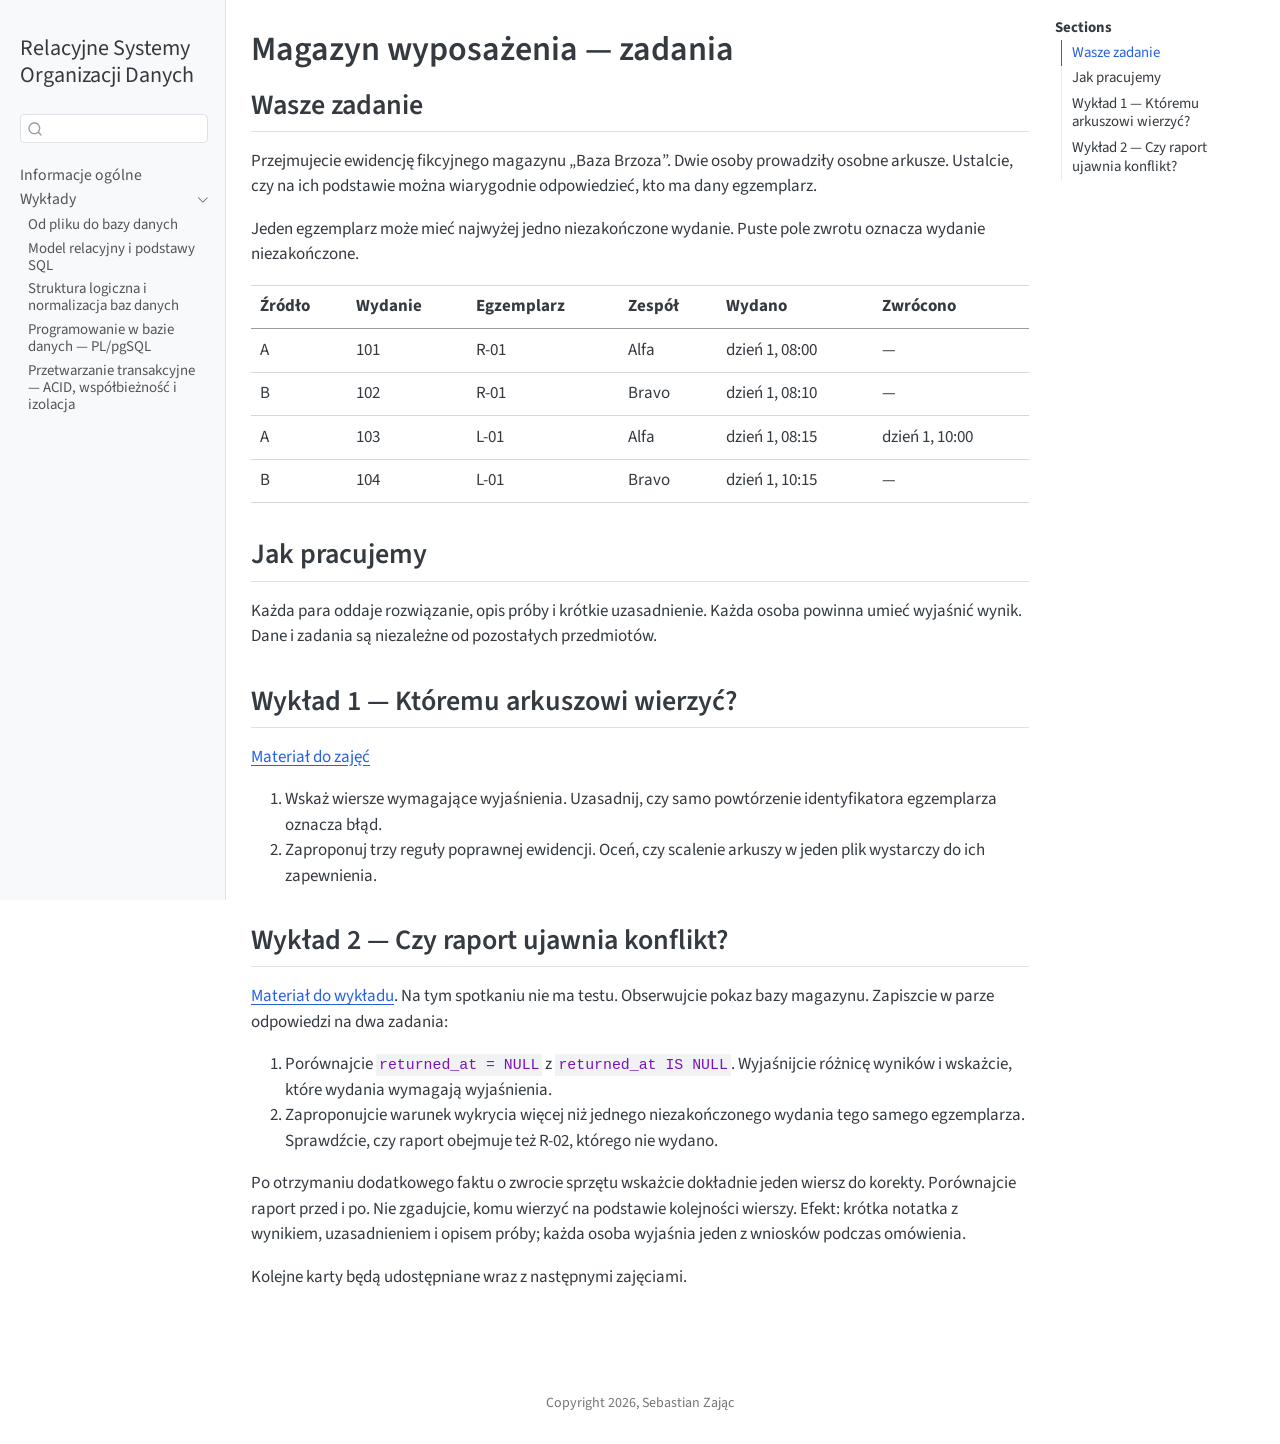
<file: docs/scenariusze.html>
<!DOCTYPE html>
<html xmlns="http://www.w3.org/1999/xhtml" lang="en" xml:lang="en"><head>

<meta charset="utf-8">
<meta name="generator" content="quarto-1.10.19">

<meta name="viewport" content="width=device-width, initial-scale=1.0, user-scalable=yes">


<title>Magazyn wyposażenia — zadania – Relacyjne Systemy Organizacji Danych</title>
<style>
/* Default styles provided by pandoc.
** See https://pandoc.org/MANUAL.html#variables-for-html for config info.
*/
span.smallcaps{font-variant: small-caps;}
div.columns{display: flex; gap: 1.5em;}
div.column{flex: auto;}
@media screen {
div.columns{gap: min(4vw, 1.5em);}
div.column{overflow-x: auto;}
}
div.hanging-indent{margin-left: 1.5em; text-indent: -1.5em;}
ul.task-list{list-style: none;}
ul.task-list li input[type="checkbox"] {
  width: 0.8em;
  margin: 0 0.8em 0.2em -1em; /* quarto-specific, see https://github.com/quarto-dev/quarto-cli/issues/4556 */ 
  vertical-align: middle;
}
</style>


<script src="site_libs/quarto-nav/quarto-nav.js"></script>
<script src="site_libs/quarto-nav/headroom.min.js"></script>
<script src="site_libs/clipboard/clipboard.min.js"></script>
<script src="site_libs/quarto-search/autocomplete.umd.js"></script>
<script src="site_libs/quarto-search/fuse.min.js"></script>
<script src="site_libs/quarto-search/quarto-search.js"></script>
<meta name="quarto:offset" content="./">
<script src="site_libs/quarto-html/quarto.js" type="module"></script>
<script src="site_libs/quarto-html/tabsets/tabsets.js" type="module"></script>
<script src="site_libs/quarto-html/popper.min.js"></script>
<script src="site_libs/quarto-html/tippy.umd.min.js"></script>
<script src="site_libs/quarto-html/anchor.min.js"></script>
<link href="site_libs/quarto-html/tippy.css" rel="stylesheet">
<script src="site_libs/bootstrap/bootstrap.min.js"></script>
<link href="site_libs/bootstrap/bootstrap-icons.css" rel="stylesheet">
<link href="site_libs/bootstrap/bootstrap-94ae530b1fc9924793afbc3bb7de9d3b.min.css" rel="stylesheet" append-hash="true" id="quarto-bootstrap" data-mode="light">
<script id="quarto-search-options" type="application/json">{
  "location": "sidebar",
  "copy-button": false,
  "collapse-after": 3,
  "panel-placement": "start",
  "type": "textbox",
  "limit": 50,
  "keyboard-shortcut": [
    "f",
    "/",
    "s"
  ],
  "show-item-context": false,
  "language": {
    "search-no-results-text": "No results",
    "search-matching-documents-text": "matching documents",
    "search-copy-link-title": "Copy link to search",
    "search-hide-matches-text": "Hide additional matches",
    "search-more-match-text": "more match in this document",
    "search-more-matches-text": "more matches in this document",
    "search-clear-button-title": "Clear",
    "search-text-placeholder": "",
    "search-detached-cancel-button-title": "Cancel",
    "search-submit-button-title": "Submit",
    "search-label": "Search"
  }
}</script>


<link rel="stylesheet" href="style.css">
</head>

<body class="nav-sidebar docked quarto-light">

<div id="quarto-search-results"></div>
  <header id="quarto-header" class="headroom fixed-top">
  <nav class="quarto-secondary-nav">
    <div class="container-fluid d-flex">
      <button type="button" class="quarto-btn-toggle btn" data-bs-toggle="collapse" role="button" data-bs-target=".quarto-sidebar-collapse-item" aria-controls="quarto-sidebar" aria-expanded="false" aria-label="Toggle sidebar navigation" onclick="if (window.quartoToggleHeadroom) { window.quartoToggleHeadroom(); }">
        <i class="bi bi-layout-text-sidebar-reverse"></i>
      </button>
        <nav class="quarto-page-breadcrumbs" aria-label="breadcrumb"><ol class="breadcrumb"><li class="breadcrumb-item">
      Relacyjne Systemy Organizacji Danych
      </li></ol></nav>
        <a class="flex-grow-1" role="navigation" data-bs-toggle="collapse" data-bs-target=".quarto-sidebar-collapse-item" aria-controls="quarto-sidebar" aria-expanded="false" aria-label="Toggle sidebar navigation" onclick="if (window.quartoToggleHeadroom) { window.quartoToggleHeadroom(); }">      
        </a>
      <button type="button" class="btn quarto-search-button" aria-label="Search" onclick="window.quartoOpenSearch();">
        <i class="bi bi-search"></i>
      </button>
    </div>
  </nav>
</header>
<!-- content -->
<div id="quarto-content" class="quarto-container page-columns page-rows-contents page-layout-article">
<!-- sidebar -->
  <nav id="quarto-sidebar" class="sidebar collapse collapse-horizontal quarto-sidebar-collapse-item sidebar-navigation docked overflow-auto">
    <div class="pt-lg-2 mt-2 text-left sidebar-header">
    <div class="sidebar-title mb-0 py-0">
      <a href="./">Relacyjne Systemy Organizacji Danych</a> 
    </div>
      </div>
        <div class="mt-2 flex-shrink-0 align-items-center">
        <div class="sidebar-search">
        <div id="quarto-search" class="" title="Search"></div>
        </div>
        </div>
    <div class="sidebar-menu-container"> 
    <ul class="list-unstyled mt-1">
        <li class="sidebar-item">
  <div class="sidebar-item-container"> 
  <a href="./index.html" class="sidebar-item-text sidebar-link">
 <span class="menu-text">Informacje ogólne</span></a>
  </div>
</li>
        <li class="sidebar-item sidebar-item-section">
      <div class="sidebar-item-container"> 
            <a class="sidebar-item-text sidebar-link text-start" data-bs-toggle="collapse" data-bs-target="#quarto-sidebar-section-1" role="navigation" aria-expanded="true">
 <span class="menu-text">Wykłady</span></a>
          <a class="sidebar-item-toggle text-start" data-bs-toggle="collapse" data-bs-target="#quarto-sidebar-section-1" role="navigation" aria-expanded="true" aria-label="Toggle section">
            <i class="bi bi-chevron-right ms-2"></i>
          </a> 
      </div>
      <ul id="quarto-sidebar-section-1" class="collapse list-unstyled sidebar-section depth1 show">  
          <li class="sidebar-item">
  <div class="sidebar-item-container"> 
  <a href="./lectures/wyklad1.html" class="sidebar-item-text sidebar-link">
 <span class="menu-text">Od pliku do bazy danych</span></a>
  </div>
</li>
          <li class="sidebar-item">
  <div class="sidebar-item-container"> 
  <a href="./lectures/wyklad2.html" class="sidebar-item-text sidebar-link">
 <span class="menu-text">Model relacyjny i podstawy SQL</span></a>
  </div>
</li>
          <li class="sidebar-item">
  <div class="sidebar-item-container"> 
  <a href="./lectures/wyklad3.html" class="sidebar-item-text sidebar-link">
 <span class="menu-text">Struktura logiczna i normalizacja baz danych</span></a>
  </div>
</li>
          <li class="sidebar-item">
  <div class="sidebar-item-container"> 
  <a href="./lectures/wyklad4.html" class="sidebar-item-text sidebar-link">
 <span class="menu-text">Programowanie w bazie danych — PL/pgSQL</span></a>
  </div>
</li>
          <li class="sidebar-item">
  <div class="sidebar-item-container"> 
  <a href="./lectures/wyklad5.html" class="sidebar-item-text sidebar-link">
 <span class="menu-text">Przetwarzanie transakcyjne — ACID, współbieżność i izolacja</span></a>
  </div>
</li>
      </ul>
  </li>
    </ul>
    </div>
</nav>
<div id="quarto-sidebar-glass" class="quarto-sidebar-collapse-item" data-bs-toggle="collapse" data-bs-target=".quarto-sidebar-collapse-item"></div>
<!-- margin-sidebar -->
    <div id="quarto-margin-sidebar" class="sidebar margin-sidebar">
        <nav id="TOC" role="doc-toc" class="toc-active">
    <h2 id="toc-title"><strong>Sections</strong></h2>
   
  <ul class="collapse">
  <li><a href="#wasze-zadanie" id="toc-wasze-zadanie" class="nav-link active" data-scroll-target="#wasze-zadanie">Wasze zadanie</a></li>
  <li><a href="#jak-pracujemy" id="toc-jak-pracujemy" class="nav-link" data-scroll-target="#jak-pracujemy">Jak pracujemy</a></li>
  <li><a href="#wykład-1-któremu-arkuszowi-wierzyć" id="toc-wykład-1-któremu-arkuszowi-wierzyć" class="nav-link" data-scroll-target="#wykład-1-któremu-arkuszowi-wierzyć">Wykład 1 — Któremu arkuszowi wierzyć?</a></li>
  <li><a href="#wyklad-2" id="toc-wyklad-2" class="nav-link" data-scroll-target="#wyklad-2">Wykład 2 — Czy raport ujawnia konflikt?</a></li>
  </ul>
</nav>
    </div>
<!-- main -->
<main class="content" id="quarto-document-content">

<header id="title-block-header" class="quarto-title-block default">
<div class="quarto-title">
<h1 class="title">Magazyn wyposażenia — zadania</h1>
</div>



<div class="quarto-title-meta">

    
  
    
  </div>
  


</header>


<section id="wasze-zadanie" class="level2">
<h2 class="anchored" data-anchor-id="wasze-zadanie">Wasze zadanie</h2>
<p>Przejmujecie ewidencję fikcyjnego magazynu „Baza Brzoza”. Dwie osoby prowadziły osobne arkusze. Ustalcie, czy na ich podstawie można wiarygodnie odpowiedzieć, kto ma dany egzemplarz.</p>
<p>Jeden egzemplarz może mieć najwyżej jedno niezakończone wydanie. Puste pole zwrotu oznacza wydanie niezakończone.</p>
<table class="caption-top table">
<thead>
<tr class="header">
<th>Źródło</th>
<th>Wydanie</th>
<th>Egzemplarz</th>
<th>Zespół</th>
<th>Wydano</th>
<th>Zwrócono</th>
</tr>
</thead>
<tbody>
<tr class="odd">
<td>A</td>
<td>101</td>
<td>R-01</td>
<td>Alfa</td>
<td>dzień 1, 08:00</td>
<td>—</td>
</tr>
<tr class="even">
<td>B</td>
<td>102</td>
<td>R-01</td>
<td>Bravo</td>
<td>dzień 1, 08:10</td>
<td>—</td>
</tr>
<tr class="odd">
<td>A</td>
<td>103</td>
<td>L-01</td>
<td>Alfa</td>
<td>dzień 1, 08:15</td>
<td>dzień 1, 10:00</td>
</tr>
<tr class="even">
<td>B</td>
<td>104</td>
<td>L-01</td>
<td>Bravo</td>
<td>dzień 1, 10:15</td>
<td>—</td>
</tr>
</tbody>
</table>
</section>
<section id="jak-pracujemy" class="level2">
<h2 class="anchored" data-anchor-id="jak-pracujemy">Jak pracujemy</h2>
<p>Każda para oddaje rozwiązanie, opis próby i krótkie uzasadnienie. Każda osoba powinna umieć wyjaśnić wynik. Dane i zadania są niezależne od pozostałych przedmiotów.</p>
</section>
<section id="wykład-1-któremu-arkuszowi-wierzyć" class="level2">
<h2 class="anchored" data-anchor-id="wykład-1-któremu-arkuszowi-wierzyć">Wykład 1 — Któremu arkuszowi wierzyć?</h2>
<p><a href="./lectures/wyklad1.html">Materiał do zajęć</a></p>
<ol type="1">
<li>Wskaż wiersze wymagające wyjaśnienia. Uzasadnij, czy samo powtórzenie identyfikatora egzemplarza oznacza błąd.</li>
<li>Zaproponuj trzy reguły poprawnej ewidencji. Oceń, czy scalenie arkuszy w jeden plik wystarczy do ich zapewnienia.</li>
</ol>
</section>
<section id="wyklad-2" class="level2">
<h2 class="anchored" data-anchor-id="wyklad-2">Wykład 2 — Czy raport ujawnia konflikt?</h2>
<p><a href="./lectures/wyklad2.html">Materiał do wykładu</a>. Na tym spotkaniu nie ma testu. Obserwujcie pokaz bazy magazynu. Zapiszcie w parze odpowiedzi na dwa zadania:</p>
<ol type="1">
<li>Porównajcie <code>returned_at = NULL</code> z <code>returned_at IS NULL</code>. Wyjaśnijcie różnicę wyników i wskażcie, które wydania wymagają wyjaśnienia.</li>
<li>Zaproponujcie warunek wykrycia więcej niż jednego niezakończonego wydania tego samego egzemplarza. Sprawdźcie, czy raport obejmuje też R-02, którego nie wydano.</li>
</ol>
<p>Po otrzymaniu dodatkowego faktu o zwrocie sprzętu wskażcie dokładnie jeden wiersz do korekty. Porównajcie raport przed i po. Nie zgadujcie, komu wierzyć na podstawie kolejności wierszy. Efekt: krótka notatka z wynikiem, uzasadnieniem i opisem próby; każda osoba wyjaśnia jeden z wniosków podczas omówienia.</p>
<p>Kolejne karty będą udostępniane wraz z następnymi zajęciami.</p>


</section>

</main> <!-- /main -->
<script id="quarto-html-after-body" type="application/javascript">
  window.document.addEventListener("DOMContentLoaded", function (event) {
    const icon = "";
    const anchorJS = new window.AnchorJS();
    anchorJS.options = {
      placement: 'right',
      icon: icon
    };
    anchorJS.add('.anchored');
    const isCodeAnnotation = (el) => {
      for (const clz of el.classList) {
        if (clz.startsWith('code-annotation-')) {                     
          return true;
        }
      }
      return false;
    }
    const onCopySuccess = function(e) {
      // button target
      const button = e.trigger;
      // don't keep focus
      button.blur();
      // flash "checked"
      button.classList.add('code-copy-button-checked');
      var currentTitle = button.getAttribute("title");
      button.setAttribute("title", "Copied!");
      let tooltip;
      if (window.bootstrap) {
        button.setAttribute("data-bs-toggle", "tooltip");
        button.setAttribute("data-bs-placement", "left");
        button.setAttribute("data-bs-title", "Copied!");
        tooltip = new bootstrap.Tooltip(button, 
          { trigger: "manual", 
            customClass: "code-copy-button-tooltip",
            offset: [0, -8]});
        tooltip.show();    
      }
      setTimeout(function() {
        if (tooltip) {
          tooltip.hide();
          button.removeAttribute("data-bs-title");
          button.removeAttribute("data-bs-toggle");
          button.removeAttribute("data-bs-placement");
        }
        button.setAttribute("title", currentTitle);
        button.classList.remove('code-copy-button-checked');
      }, 1000);
      // clear code selection
      e.clearSelection();
    }
    const getTextToCopy = function(trigger) {
      const outerScaffold = trigger.parentElement.cloneNode(true);
      const codeEl = outerScaffold.querySelector('code');
      for (const childEl of codeEl.children) {
        if (isCodeAnnotation(childEl)) {
          childEl.remove();
        }
      }
      return codeEl.innerText;
    }
    const clipboard = new window.ClipboardJS('.code-copy-button:not([data-in-quarto-modal])', {
      text: getTextToCopy
    });
    clipboard.on('success', onCopySuccess);
    if (window.document.getElementById('quarto-embedded-source-code-modal')) {
      const clipboardModal = new window.ClipboardJS('.code-copy-button[data-in-quarto-modal]', {
        text: getTextToCopy,
        container: window.document.getElementById('quarto-embedded-source-code-modal')
      });
      clipboardModal.on('success', onCopySuccess);
    }
      var localhostRegex = new RegExp(/^(?:http|https):\/\/localhost\:?[0-9]*\//);
      var mailtoRegex = new RegExp(/^mailto:/);
        var filterRegex = new RegExp("https:\/\/sebkaz-teaching\.github\.io\/rsod2026");
      var isInternal = (href) => {
          return filterRegex.test(href) || localhostRegex.test(href) || mailtoRegex.test(href);
      }
      // Inspect non-navigation links and adorn them if external
     var links = window.document.querySelectorAll('a[href]:not(.nav-link):not(.navbar-brand):not(.toc-action):not(.sidebar-link):not(.sidebar-item-toggle):not(.pagination-link):not(.no-external):not([aria-hidden]):not(.dropdown-item):not(.quarto-navigation-tool):not(.about-link)');
      for (var i=0; i<links.length; i++) {
        const link = links[i];
        if (!isInternal(link.href)) {
          // undo the damage that might have been done by quarto-nav.js in the case of
          // links that we want to consider external
          if (link.dataset.originalHref !== undefined) {
            link.href = link.dataset.originalHref;
          }
            // target, if specified
            link.setAttribute("target", "_blank");
            if (link.getAttribute("rel") === null) {
              link.setAttribute("rel", "noopener");
            }
        }
      }
    function tippyHover(el, contentFn, onTriggerFn, onUntriggerFn) {
      const config = {
        allowHTML: true,
        maxWidth: 500,
        delay: 100,
        arrow: false,
        appendTo: function(el) {
            return el.parentElement;
        },
        interactive: true,
        interactiveBorder: 10,
        theme: 'quarto',
        placement: 'bottom-start',
      };
      if (contentFn) {
        config.content = contentFn;
      }
      if (onTriggerFn) {
        config.onTrigger = onTriggerFn;
      }
      if (onUntriggerFn) {
        config.onUntrigger = onUntriggerFn;
      }
      window.tippy(el, config); 
    }
    const noterefs = window.document.querySelectorAll('a[role="doc-noteref"]');
    for (var i=0; i<noterefs.length; i++) {
      const ref = noterefs[i];
      tippyHover(ref, function() {
        // use id or data attribute instead here
        let href = ref.getAttribute('data-footnote-href') || ref.getAttribute('href');
        try { href = new URL(href).hash; } catch {}
        const id = href.replace(/^#\/?/, "");
        const note = window.document.getElementById(id);
        if (note) {
          return note.innerHTML;
        } else {
          return "";
        }
      });
    }
    const xrefs = window.document.querySelectorAll('a.quarto-xref');
    const processXRef = (id, note) => {
      // Strip column container classes
      const stripColumnClz = (el) => {
        el.classList.remove("page-full", "page-columns");
        if (el.children) {
          for (const child of el.children) {
            stripColumnClz(child);
          }
        }
      }
      stripColumnClz(note)
      if (id === null || id.startsWith('sec-')) {
        // Special case sections, only their first couple elements
        const container = document.createElement("div");
        if (note.children && note.children.length > 2) {
          container.appendChild(note.children[0].cloneNode(true));
          for (let i = 1; i < note.children.length; i++) {
            const child = note.children[i];
            if (child.tagName === "P" && child.innerText === "") {
              continue;
            } else {
              container.appendChild(child.cloneNode(true));
              break;
            }
          }
          if (window.Quarto?.typesetMath) {
            window.Quarto.typesetMath(container);
          }
          return container.innerHTML
        } else {
          if (window.Quarto?.typesetMath) {
            window.Quarto.typesetMath(note);
          }
          return note.innerHTML;
        }
      } else {
        // Remove any anchor links if they are present
        const anchorLink = note.querySelector('a.anchorjs-link');
        if (anchorLink) {
          anchorLink.remove();
        }
        if (window.Quarto?.typesetMath) {
          window.Quarto.typesetMath(note);
        }
        if (note.classList.contains("callout")) {
          return note.outerHTML;
        } else {
          return note.innerHTML;
        }
      }
    }
    for (var i=0; i<xrefs.length; i++) {
      const xref = xrefs[i];
      tippyHover(xref, undefined, function(instance) {
        instance.disable();
        let url = xref.getAttribute('href');
        let hash = undefined; 
        if (url.startsWith('#')) {
          hash = url;
        } else {
          try { hash = new URL(url).hash; } catch {}
        }
        if (hash) {
          const id = hash.replace(/^#\/?/, "");
          const note = window.document.getElementById(id);
          if (note !== null) {
            try {
              const html = processXRef(id, note.cloneNode(true));
              instance.setContent(html);
            } finally {
              instance.enable();
              instance.show();
            }
          } else {
            // See if we can fetch this
            fetch(url.split('#')[0])
            .then(res => res.text())
            .then(html => {
              const parser = new DOMParser();
              const htmlDoc = parser.parseFromString(html, "text/html");
              const note = htmlDoc.getElementById(id);
              if (note !== null) {
                const html = processXRef(id, note);
                instance.setContent(html);
              } 
            }).finally(() => {
              instance.enable();
              instance.show();
            });
          }
        } else {
          // See if we can fetch a full url (with no hash to target)
          // This is a special case and we should probably do some content thinning / targeting
          fetch(url)
          .then(res => res.text())
          .then(html => {
            const parser = new DOMParser();
            const htmlDoc = parser.parseFromString(html, "text/html");
            const note = htmlDoc.querySelector('main.content');
            if (note !== null) {
              // This should only happen for chapter cross references
              // (since there is no id in the URL)
              // remove the first header
              if (note.children.length > 0 && note.children[0].tagName === "HEADER") {
                note.children[0].remove();
              }
              const html = processXRef(null, note);
              instance.setContent(html);
            } 
          }).finally(() => {
            instance.enable();
            instance.show();
          });
        }
      }, function(instance) {
      });
    }
        let selectedAnnoteEl;
        const selectorForAnnotation = ( cell, annotation) => {
          let cellAttr = 'data-code-cell="' + cell + '"';
          let lineAttr = 'data-code-annotation="' +  annotation + '"';
          const selector = 'span[' + cellAttr + '][' + lineAttr + ']';
          return selector;
        }
        const selectCodeLines = (annoteEl) => {
          const doc = window.document;
          const targetCell = annoteEl.getAttribute("data-target-cell");
          const targetAnnotation = annoteEl.getAttribute("data-target-annotation");
          const annoteSpan = window.document.querySelector(selectorForAnnotation(targetCell, targetAnnotation));
          const lines = annoteSpan.getAttribute("data-code-lines").split(",");
          const lineIds = lines.map((line) => {
            return targetCell + "-" + line;
          })
          let top = null;
          let height = null;
          let parent = null;
          if (lineIds.length > 0) {
              //compute the position of the single el (top and bottom and make a div)
              const el = window.document.getElementById(lineIds[0]);
              top = el.offsetTop;
              height = el.offsetHeight;
              parent = el.parentElement.parentElement;
            if (lineIds.length > 1) {
              const lastEl = window.document.getElementById(lineIds[lineIds.length - 1]);
              const bottom = lastEl.offsetTop + lastEl.offsetHeight;
              height = bottom - top;
            }
            if (top !== null && height !== null && parent !== null) {
              // cook up a div (if necessary) and position it 
              let div = window.document.getElementById("code-annotation-line-highlight");
              if (div === null) {
                div = window.document.createElement("div");
                div.setAttribute("id", "code-annotation-line-highlight");
                div.style.position = 'absolute';
                parent.appendChild(div);
              }
              div.style.top = top - 2 + "px";
              div.style.height = height + 4 + "px";
              div.style.left = 0;
              let gutterDiv = window.document.getElementById("code-annotation-line-highlight-gutter");
              if (gutterDiv === null) {
                gutterDiv = window.document.createElement("div");
                gutterDiv.setAttribute("id", "code-annotation-line-highlight-gutter");
                gutterDiv.style.position = 'absolute';
                const codeCell = window.document.getElementById(targetCell);
                const gutter = codeCell.querySelector('.code-annotation-gutter');
                gutter.appendChild(gutterDiv);
              }
              gutterDiv.style.top = top - 2 + "px";
              gutterDiv.style.height = height + 4 + "px";
            }
            selectedAnnoteEl = annoteEl;
          }
        };
        const unselectCodeLines = () => {
          const elementsIds = ["code-annotation-line-highlight", "code-annotation-line-highlight-gutter"];
          elementsIds.forEach((elId) => {
            const div = window.document.getElementById(elId);
            if (div) {
              div.remove();
            }
          });
          selectedAnnoteEl = undefined;
        };
          // Handle positioning of the toggle
      window.addEventListener(
        "resize",
        throttle(() => {
          elRect = undefined;
          if (selectedAnnoteEl) {
            selectCodeLines(selectedAnnoteEl);
          }
        }, 10)
      );
      function throttle(fn, ms) {
      let throttle = false;
      let timer;
        return (...args) => {
          if(!throttle) { // first call gets through
              fn.apply(this, args);
              throttle = true;
          } else { // all the others get throttled
              if(timer) clearTimeout(timer); // cancel #2
              timer = setTimeout(() => {
                fn.apply(this, args);
                timer = throttle = false;
              }, ms);
          }
        };
      }
        // Attach click handler to the DT
        const annoteDls = window.document.querySelectorAll('dt[data-target-cell]');
        for (const annoteDlNode of annoteDls) {
          annoteDlNode.addEventListener('click', (event) => {
            const clickedEl = event.target;
            if (clickedEl !== selectedAnnoteEl) {
              unselectCodeLines();
              const activeEl = window.document.querySelector('dt[data-target-cell].code-annotation-active');
              if (activeEl) {
                activeEl.classList.remove('code-annotation-active');
              }
              selectCodeLines(clickedEl);
              clickedEl.classList.add('code-annotation-active');
            } else {
              // Unselect the line
              unselectCodeLines();
              clickedEl.classList.remove('code-annotation-active');
            }
          });
        }
    const findCites = (el) => {
      const parentEl = el.parentElement;
      if (parentEl) {
        const cites = parentEl.dataset.cites;
        if (cites) {
          return {
            el,
            cites: cites.split(' ')
          };
        } else {
          return findCites(el.parentElement)
        }
      } else {
        return undefined;
      }
    };
    var bibliorefs = window.document.querySelectorAll('a[role="doc-biblioref"]');
    for (var i=0; i<bibliorefs.length; i++) {
      const ref = bibliorefs[i];
      const citeInfo = findCites(ref);
      if (citeInfo) {
        tippyHover(citeInfo.el, function() {
          var popup = window.document.createElement('div');
          citeInfo.cites.forEach(function(cite) {
            var citeDiv = window.document.createElement('div');
            citeDiv.classList.add('hanging-indent');
            citeDiv.classList.add('csl-entry');
            var biblioDiv = window.document.getElementById('ref-' + cite);
            if (biblioDiv) {
              citeDiv.innerHTML = biblioDiv.innerHTML;
            }
            popup.appendChild(citeDiv);
          });
          return popup.innerHTML;
        });
      }
    }
  });
  </script>
</div> <!-- /content -->
<footer class="footer">
  <div class="nav-footer">
    <div class="nav-footer-left">
      &nbsp;
    </div>   
    <div class="nav-footer-center">
<p>Copyright 2026, Sebastian Zając</p>
</div>
    <div class="nav-footer-right">
      &nbsp;
    </div>
  </div>
</footer>




</body></html>
</file>
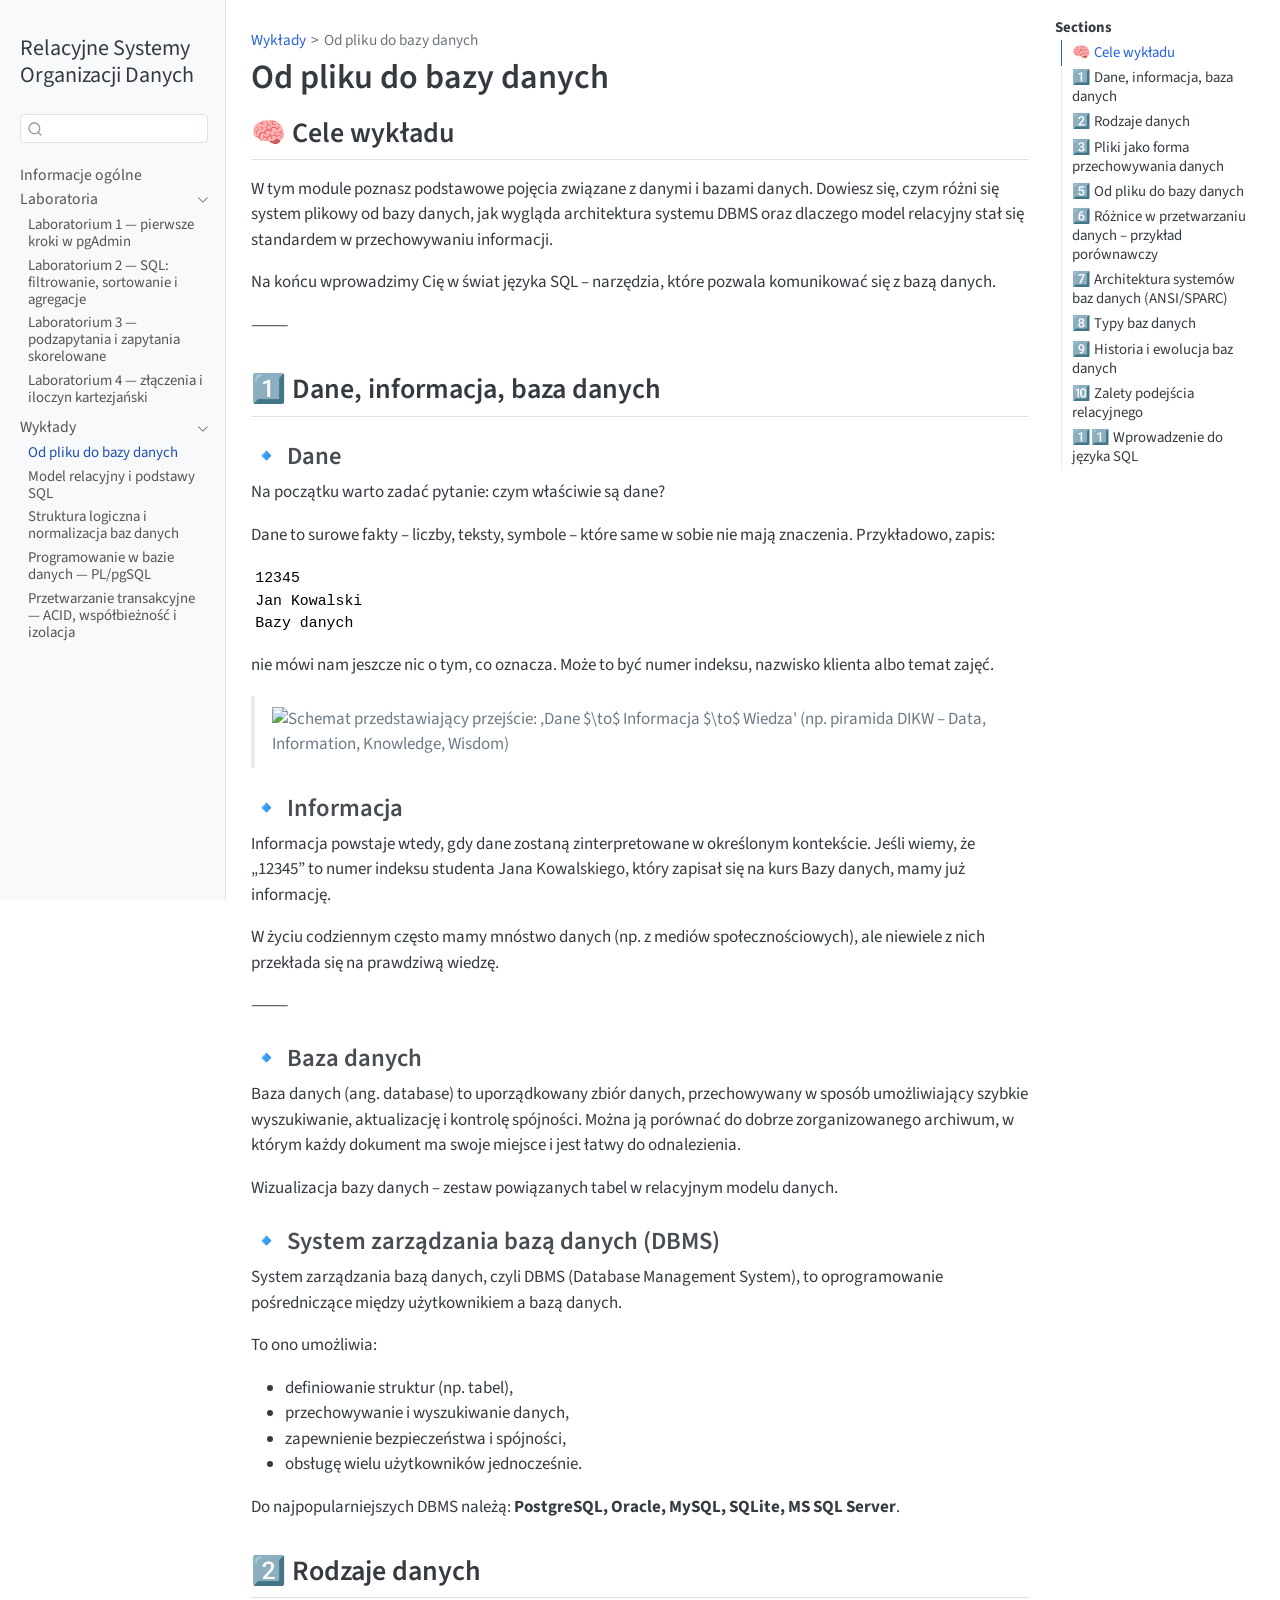
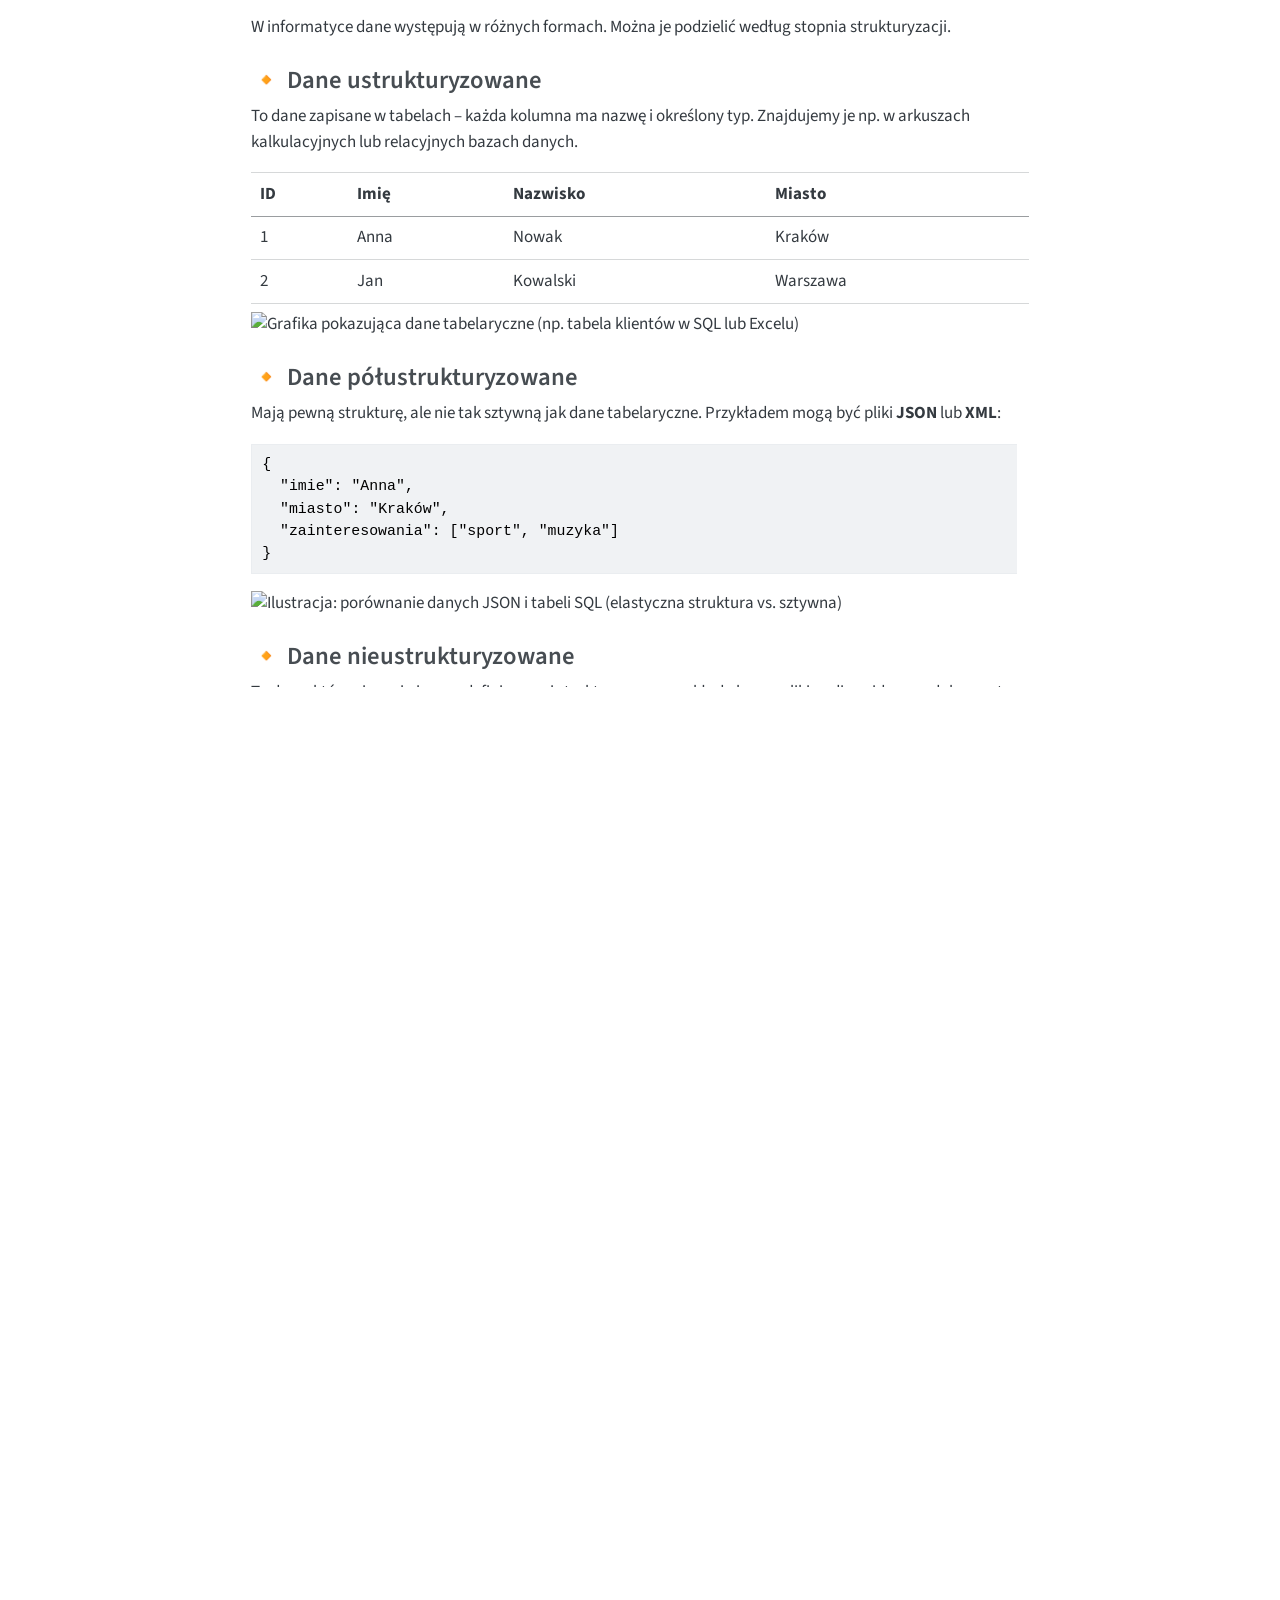
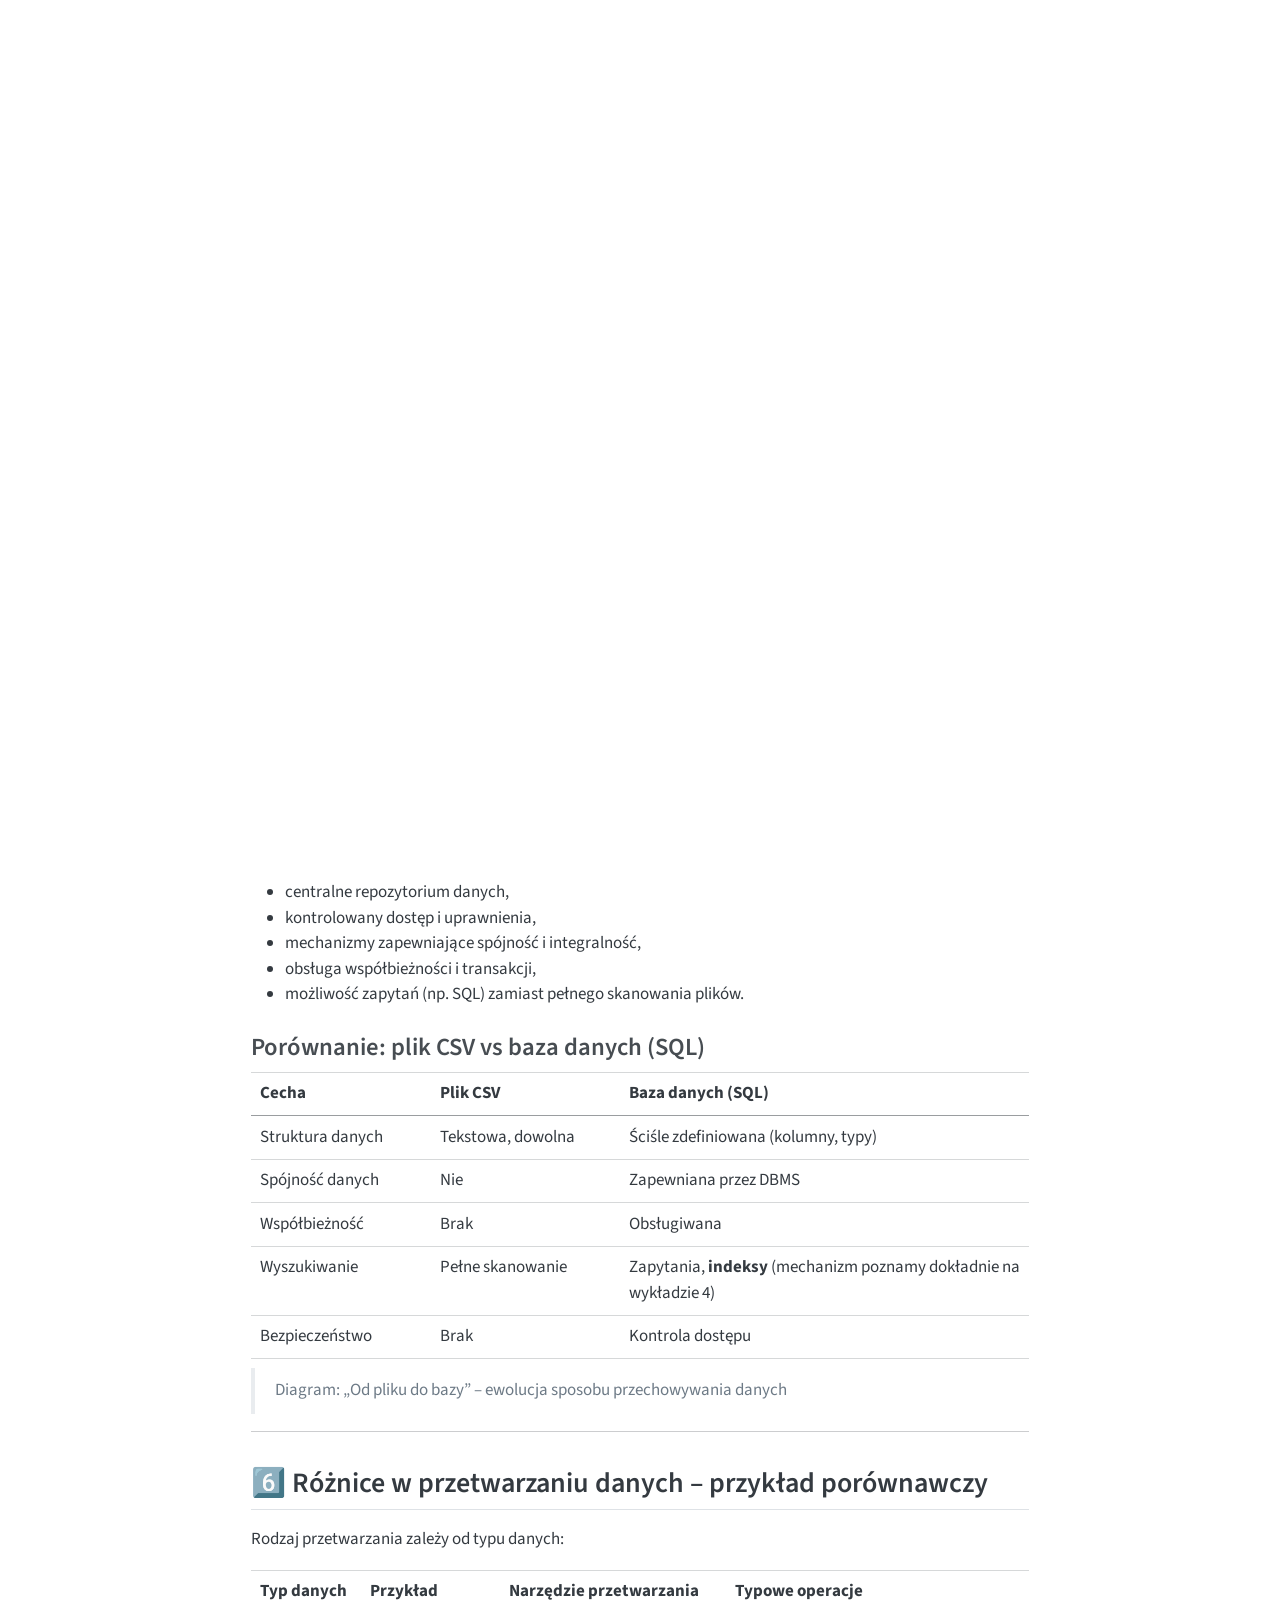
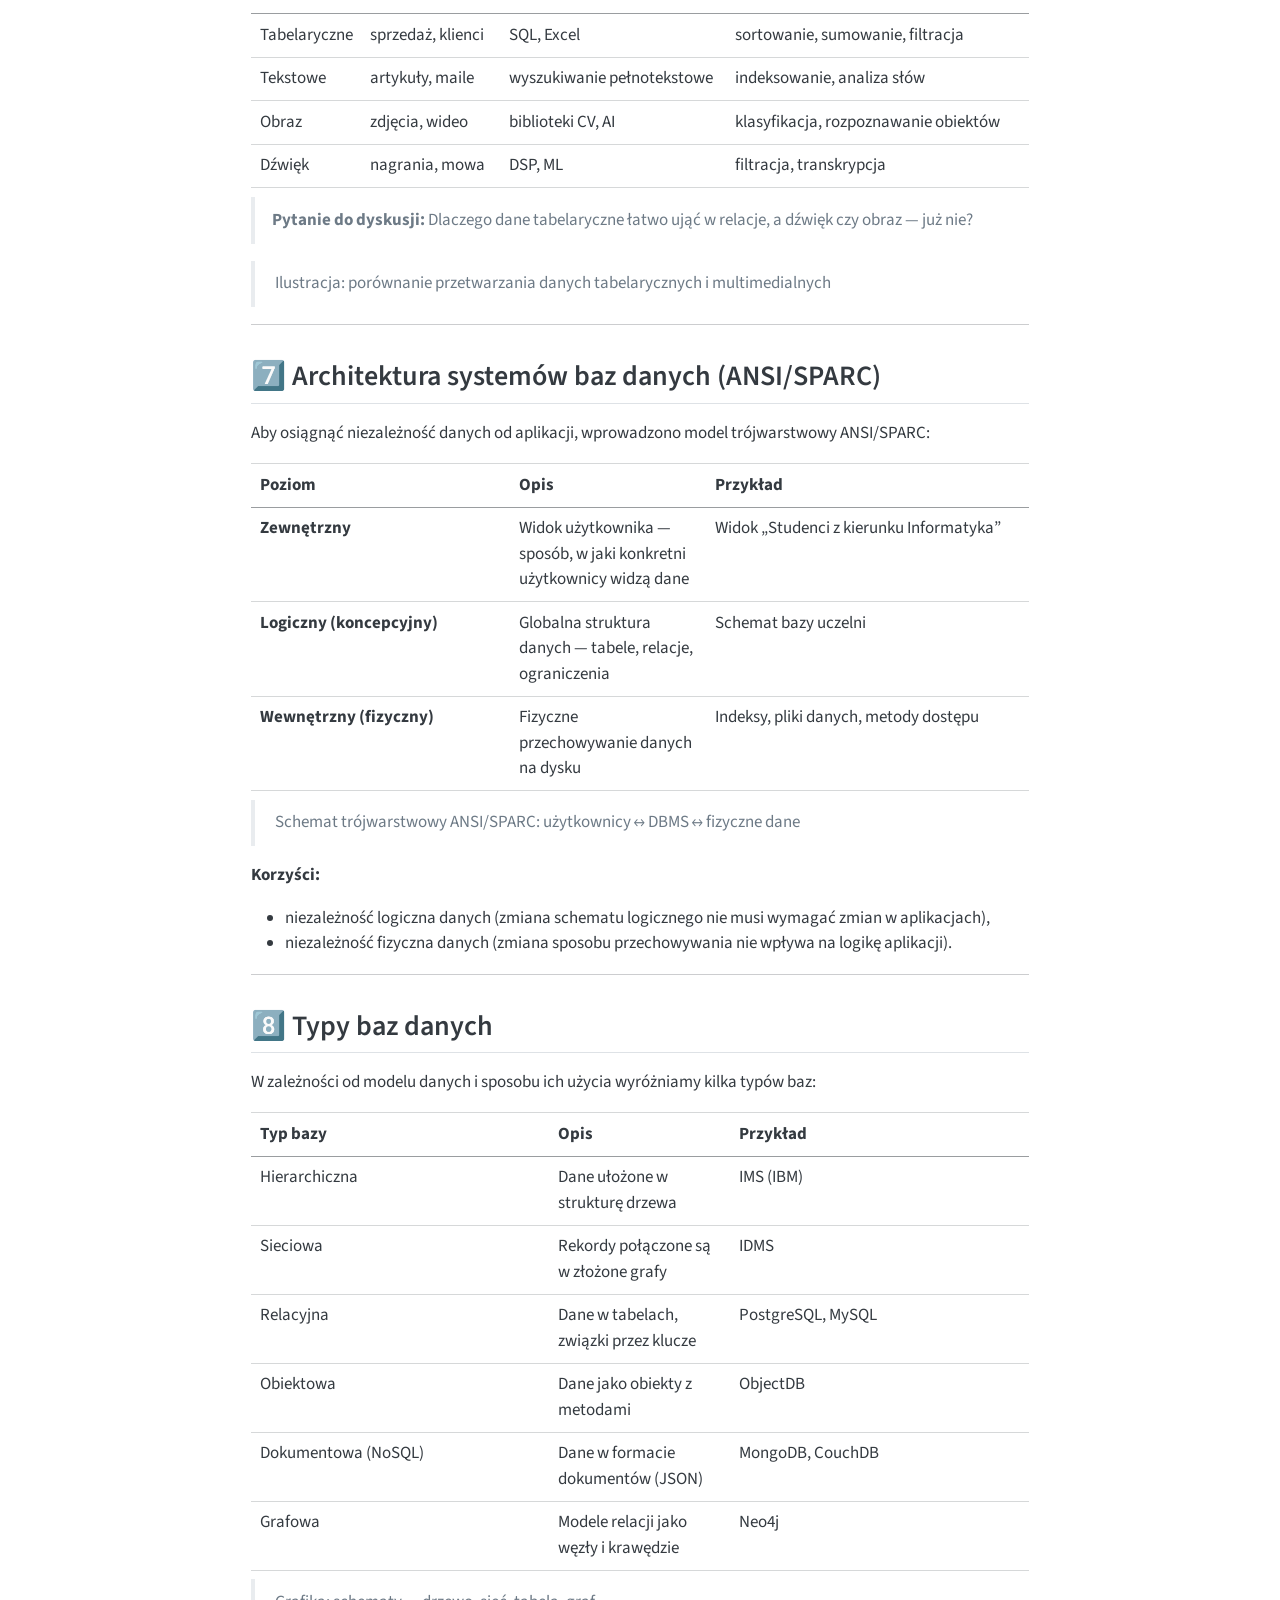
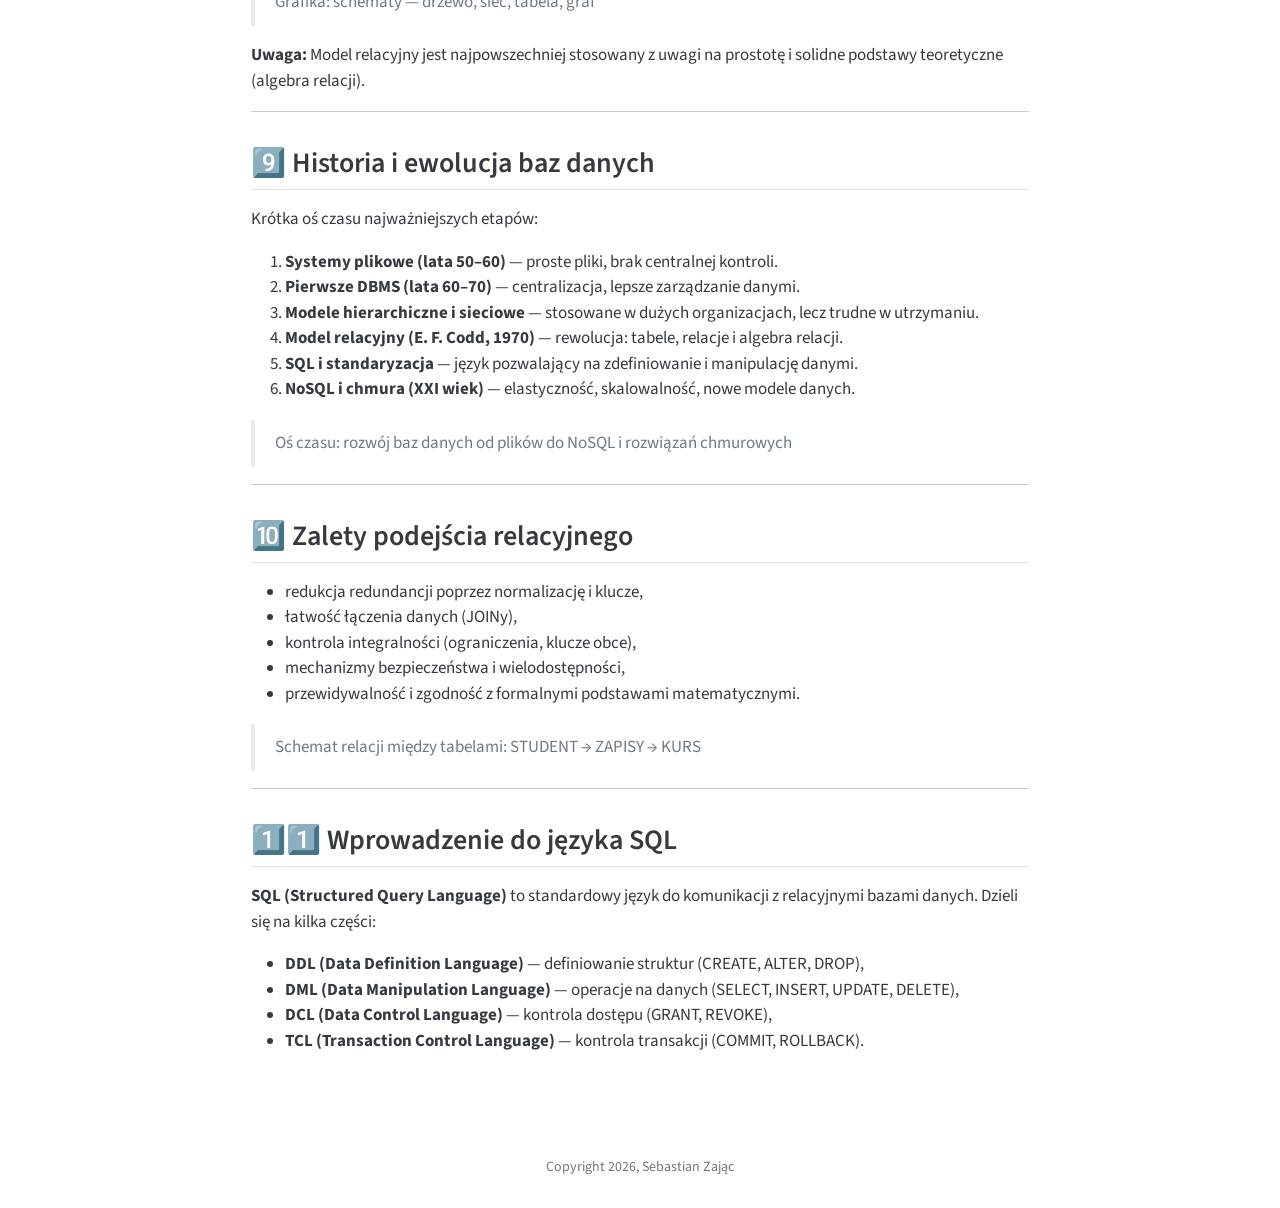
<file: docs/lectures/wyklad1.html>
<!DOCTYPE html>
<html xmlns="http://www.w3.org/1999/xhtml" lang="en" xml:lang="en"><head>

<meta charset="utf-8">
<meta name="generator" content="quarto-1.11.9">

<meta name="viewport" content="width=device-width, initial-scale=1.0, user-scalable=yes">


<title>Od pliku do bazy danych – Relacyjne Systemy Organizacji Danych</title>
<style>
/* Default styles provided by pandoc.
** See https://pandoc.org/MANUAL.html#variables-for-html for config info.
*/
span.smallcaps{font-variant: small-caps;}
div.columns{display: flex; gap: 1.5em;}
div.column{flex: auto;}
@media screen {
div.columns{gap: min(4vw, 1.5em);}
div.column{overflow-x: auto;}
}
div.hanging-indent{margin-left: 1.5em; text-indent: -1.5em;}
ul.task-list{list-style: none;}
ul.task-list li input[type="checkbox"] {
  width: 0.8em;
  margin: 0 0.8em 0.2em -1em; /* quarto-specific, see https://github.com/quarto-dev/quarto-cli/issues/4556 */ 
  vertical-align: middle;
}
/* CSS for syntax highlighting */
html { -webkit-text-size-adjust: 100%; }
pre > code.sourceCode { white-space: pre; position: relative; }
pre > code.sourceCode > span { display: inline-block; line-height: 1.25; }
pre > code.sourceCode > span:empty { height: 1.2em; }
.sourceCode { overflow: visible; }
code.sourceCode > span { color: inherit; text-decoration: inherit; }
div.sourceCode { margin: 1em 0; }
pre.sourceCode { margin: 0; }
@media screen {
div.sourceCode { overflow: auto; }
}
@media print {
pre > code.sourceCode { white-space: pre-wrap; }
pre > code.sourceCode > span { text-indent: -5em; padding-left: 5em; }
}
pre.numberSource code
  { counter-reset: source-line 0; }
pre.numberSource code > span
  { position: relative; left: -4em; counter-increment: source-line; }
pre.numberSource code > span > a:first-child::before
  { content: counter(source-line);
    position: relative; left: -1em; text-align: right; vertical-align: baseline;
    border: none; display: inline-block;
    -webkit-touch-callout: none; -webkit-user-select: none;
    -khtml-user-select: none; -moz-user-select: none;
    -ms-user-select: none; user-select: none;
    padding: 0 4px; width: 4em;
  }
pre.numberSource { margin-left: 3em;  padding-left: 4px; }
div.sourceCode
  {   }
@media screen {
pre > code.sourceCode > span > a:first-child::before { text-decoration: underline; }
}
</style>


<script src="../site_libs/quarto-nav/quarto-nav.js"></script>
<script src="../site_libs/quarto-nav/headroom.min.js"></script>
<script src="../site_libs/clipboard/clipboard.min.js"></script>
<script src="../site_libs/quarto-search/autocomplete.umd.js"></script>
<script src="../site_libs/quarto-search/fuse.min.js"></script>
<script src="../site_libs/quarto-search/quarto-search.js"></script>
<meta name="quarto:offset" content="../">
<script src="../site_libs/quarto-html/quarto.js" type="module"></script>
<script src="../site_libs/quarto-html/tabsets/tabsets.js" type="module"></script>
<script src="../site_libs/quarto-html/scrollable-regions/scrollable-regions.js" type="module"></script>
<script src="../site_libs/quarto-html/popper.min.js"></script>
<script src="../site_libs/quarto-html/tippy.umd.min.js"></script>
<script src="../site_libs/quarto-html/anchor.min.js"></script>
<link href="../site_libs/quarto-html/tippy.css" rel="stylesheet">
<script src="../site_libs/bootstrap/bootstrap.min.js"></script>
<link href="../site_libs/bootstrap/bootstrap-icons.css" rel="stylesheet">
<link href="../site_libs/bootstrap/bootstrap-e53eac6f3a25f5e6c14afb8711b7faf1.min.css" rel="stylesheet" append-hash="true" id="quarto-bootstrap" data-mode="light">
<script id="quarto-search-options" type="application/json">{
  "location": "sidebar",
  "copy-button": false,
  "collapse-after": 3,
  "panel-placement": "start",
  "type": "textbox",
  "limit": 50,
  "keyboard-shortcut": [
    "f",
    "/",
    "s"
  ],
  "show-item-context": false,
  "language": {
    "search-no-results-text": "No results",
    "search-matching-documents-text": "matching documents",
    "search-copy-link-title": "Copy link to search",
    "search-hide-matches-text": "Hide additional matches",
    "search-more-match-text": "more match in this document",
    "search-more-matches-text": "more matches in this document",
    "search-clear-button-title": "Clear",
    "search-text-placeholder": "",
    "search-detached-cancel-button-title": "Cancel",
    "search-submit-button-title": "Submit",
    "search-label": "Search"
  }
}</script>


<link rel="stylesheet" href="../style.css">
</head>

<body class="nav-sidebar docked quarto-light"><a id="quarto-skip-link" class="visually-hidden-focusable" href="#quarto-document-content">Skip to main content</a>

<div id="quarto-search-results"></div>
  <header id="quarto-header" class="headroom fixed-top">
  <nav class="quarto-secondary-nav" aria-label="Toolbar">
    <div class="container-fluid d-flex">
      <button type="button" class="quarto-btn-toggle btn" data-bs-toggle="collapse" role="button" data-bs-target=".quarto-sidebar-collapse-item" aria-controls="quarto-sidebar" aria-expanded="false" aria-label="Toggle sidebar navigation" onclick="if (window.quartoToggleHeadroom) { window.quartoToggleHeadroom(); }">
        <i class="bi bi-layout-text-sidebar-reverse"></i>
      </button>
        <nav class="quarto-page-breadcrumbs" aria-label="Breadcrumbs"><ol class="breadcrumb"><li class="breadcrumb-item"><a href="../lectures/wyklad1.html">Wykłady</a></li><li class="breadcrumb-item"><a href="../lectures/wyklad1.html">Od pliku do bazy danych</a></li></ol></nav>
        <a class="flex-grow-1" data-bs-toggle="collapse" data-bs-target=".quarto-sidebar-collapse-item" onclick="if (window.quartoToggleHeadroom) { window.quartoToggleHeadroom(); }">      
        </a>
      <button type="button" class="btn quarto-search-button" aria-label="Search" onclick="window.quartoOpenSearch();">
        <i class="bi bi-search"></i>
      </button>
    </div>
  </nav>
</header>
<!-- content -->
<div id="quarto-content" class="quarto-container page-columns page-rows-contents page-layout-article">
<!-- sidebar -->
  <nav id="quarto-sidebar" class="sidebar collapse collapse-horizontal quarto-sidebar-collapse-item sidebar-navigation docked overflow-auto" aria-label="Site">
    <div class="pt-lg-2 mt-2 text-left sidebar-header">
    <div class="sidebar-title mb-0 py-0">
      <a href="../">Relacyjne Systemy Organizacji Danych</a> 
    </div>
      </div>
        <div class="mt-2 flex-shrink-0 align-items-center">
        <div class="sidebar-search">
        <div id="quarto-search" class="" title="Search"></div>
        </div>
        </div>
    <div class="sidebar-menu-container"> 
    <ul class="list-unstyled mt-1">
        <li class="sidebar-item">
  <div class="sidebar-item-container"> 
  <a href="../index.html" class="sidebar-item-text sidebar-link">
 <span class="menu-text">Informacje ogólne</span></a>
  </div>
</li>
        <li class="sidebar-item sidebar-item-section">
      <div class="sidebar-item-container"> 
            <button type="button" class="sidebar-item-text sidebar-item-toggle sidebar-link text-start" data-bs-toggle="collapse" data-bs-target="#quarto-sidebar-section-1" aria-controls="quarto-sidebar-section-1" aria-expanded="true">
 <span class="menu-text" id="quarto-sidebar-section-1-label">Laboratoria</span><i class="bi bi-chevron-right" aria-hidden="true"></i></button>
      </div>
      <ul id="quarto-sidebar-section-1" aria-labelledby="quarto-sidebar-section-1-label" class="collapse list-unstyled sidebar-section depth1 show">  
          <li class="sidebar-item">
  <div class="sidebar-item-container"> 
  <a href="../laboratorium1.html" class="sidebar-item-text sidebar-link">
 <span class="menu-text">Laboratorium 1 — pierwsze kroki w pgAdmin</span></a>
  </div>
</li>
          <li class="sidebar-item">
  <div class="sidebar-item-container"> 
  <a href="../laboratorium2.html" class="sidebar-item-text sidebar-link">
 <span class="menu-text">Laboratorium 2 — SQL: filtrowanie, sortowanie i agregacje</span></a>
  </div>
</li>
          <li class="sidebar-item">
  <div class="sidebar-item-container"> 
  <a href="../laboratorium3.html" class="sidebar-item-text sidebar-link">
 <span class="menu-text">Laboratorium 3 — podzapytania i zapytania skorelowane</span></a>
  </div>
</li>
          <li class="sidebar-item">
  <div class="sidebar-item-container"> 
  <a href="../laboratorium4.html" class="sidebar-item-text sidebar-link">
 <span class="menu-text">Laboratorium 4 — złączenia i iloczyn kartezjański</span></a>
  </div>
</li>
      </ul>
  </li>
        <li class="sidebar-item sidebar-item-section">
      <div class="sidebar-item-container"> 
            <button type="button" class="sidebar-item-text sidebar-item-toggle sidebar-link text-start" data-bs-toggle="collapse" data-bs-target="#quarto-sidebar-section-2" aria-controls="quarto-sidebar-section-2" aria-expanded="true">
 <span class="menu-text" id="quarto-sidebar-section-2-label">Wykłady</span><i class="bi bi-chevron-right" aria-hidden="true"></i></button>
      </div>
      <ul id="quarto-sidebar-section-2" aria-labelledby="quarto-sidebar-section-2-label" class="collapse list-unstyled sidebar-section depth1 show">  
          <li class="sidebar-item">
  <div class="sidebar-item-container"> 
  <a href="../lectures/wyklad1.html" class="sidebar-item-text sidebar-link active">
 <span class="menu-text">Od pliku do bazy danych</span></a>
  </div>
</li>
          <li class="sidebar-item">
  <div class="sidebar-item-container"> 
  <a href="../lectures/wyklad2.html" class="sidebar-item-text sidebar-link">
 <span class="menu-text">Model relacyjny i podstawy SQL</span></a>
  </div>
</li>
          <li class="sidebar-item">
  <div class="sidebar-item-container"> 
  <a href="../lectures/wyklad3.html" class="sidebar-item-text sidebar-link">
 <span class="menu-text">Struktura logiczna i normalizacja baz danych</span></a>
  </div>
</li>
          <li class="sidebar-item">
  <div class="sidebar-item-container"> 
  <a href="../lectures/wyklad4.html" class="sidebar-item-text sidebar-link">
 <span class="menu-text">Programowanie w bazie danych — PL/pgSQL</span></a>
  </div>
</li>
          <li class="sidebar-item">
  <div class="sidebar-item-container"> 
  <a href="../lectures/wyklad5.html" class="sidebar-item-text sidebar-link">
 <span class="menu-text">Przetwarzanie transakcyjne — ACID, współbieżność i izolacja</span></a>
  </div>
</li>
      </ul>
  </li>
    </ul>
    </div>
</nav>
<div id="quarto-sidebar-glass" class="quarto-sidebar-collapse-item" data-bs-toggle="collapse" data-bs-target=".quarto-sidebar-collapse-item"></div>
<!-- margin-sidebar -->
    <div id="quarto-margin-sidebar" class="sidebar margin-sidebar">
        <nav id="TOC" role="doc-toc" aria-labelledby="toc-title" class="toc-active">
    <h2 id="toc-title"><strong>Sections</strong></h2>
   
  <ul class="collapse">
  <li><a href="#cele-wykładu" id="toc-cele-wykładu" class="nav-link active" data-scroll-target="#cele-wykładu">🧠 Cele wykładu</a></li>
  <li><a href="#dane-informacja-baza-danych" id="toc-dane-informacja-baza-danych" class="nav-link" data-scroll-target="#dane-informacja-baza-danych">1️⃣ Dane, informacja, baza danych</a></li>
  <li><a href="#rodzaje-danych" id="toc-rodzaje-danych" class="nav-link" data-scroll-target="#rodzaje-danych">2️⃣ Rodzaje danych</a></li>
  <li><a href="#pliki-jako-forma-przechowywania-danych" id="toc-pliki-jako-forma-przechowywania-danych" class="nav-link" data-scroll-target="#pliki-jako-forma-przechowywania-danych">3️⃣ Pliki jako forma przechowywania danych</a></li>
  <li><a href="#od-pliku-do-bazy-danych" id="toc-od-pliku-do-bazy-danych" class="nav-link" data-scroll-target="#od-pliku-do-bazy-danych">5️⃣ Od pliku do bazy danych</a></li>
  <li><a href="#różnice-w-przetwarzaniu-danych-przykład-porównawczy" id="toc-różnice-w-przetwarzaniu-danych-przykład-porównawczy" class="nav-link" data-scroll-target="#różnice-w-przetwarzaniu-danych-przykład-porównawczy">6️⃣ Różnice w przetwarzaniu danych – przykład porównawczy</a></li>
  <li><a href="#architektura-systemów-baz-danych-ansisparc" id="toc-architektura-systemów-baz-danych-ansisparc" class="nav-link" data-scroll-target="#architektura-systemów-baz-danych-ansisparc">7️⃣ Architektura systemów baz danych (ANSI/SPARC)</a></li>
  <li><a href="#typy-baz-danych" id="toc-typy-baz-danych" class="nav-link" data-scroll-target="#typy-baz-danych">8️⃣ Typy baz danych</a></li>
  <li><a href="#historia-i-ewolucja-baz-danych" id="toc-historia-i-ewolucja-baz-danych" class="nav-link" data-scroll-target="#historia-i-ewolucja-baz-danych">9️⃣ Historia i ewolucja baz danych</a></li>
  <li><a href="#zalety-podejścia-relacyjnego" id="toc-zalety-podejścia-relacyjnego" class="nav-link" data-scroll-target="#zalety-podejścia-relacyjnego">🔟 Zalety podejścia relacyjnego</a></li>
  <li><a href="#wprowadzenie-do-języka-sql" id="toc-wprowadzenie-do-języka-sql" class="nav-link" data-scroll-target="#wprowadzenie-do-języka-sql">1️⃣1️⃣ Wprowadzenie do języka SQL</a></li>
  </ul>
</nav>
    </div>
<!-- main -->
<main class="content" id="quarto-document-content" tabindex="-1">

<header id="title-block-header" class="quarto-title-block default"><nav class="quarto-page-breadcrumbs quarto-title-breadcrumbs d-none d-lg-block" aria-label="Breadcrumbs"><ol class="breadcrumb"><li class="breadcrumb-item"><a href="../lectures/wyklad1.html">Wykłady</a></li><li class="breadcrumb-item"><a href="../lectures/wyklad1.html">Od pliku do bazy danych</a></li></ol></nav>
<div class="quarto-title">
<h1 class="title">Od pliku do bazy danych</h1>
</div>



<div class="quarto-title-meta">

    
  
    
  </div>
  


</header>


<section id="cele-wykładu" class="level2">
<h2 class="anchored" data-anchor-id="cele-wykładu">🧠 Cele wykładu</h2>
<p>W tym module poznasz podstawowe pojęcia związane z danymi i bazami danych. Dowiesz się, czym różni się system plikowy od bazy danych, jak wygląda architektura systemu DBMS oraz dlaczego model relacyjny stał się standardem w przechowywaniu informacji.</p>
<p>Na końcu wprowadzimy Cię w świat języka SQL – narzędzia, które pozwala komunikować się z bazą danych.</p>
<p>⸻</p>
</section>
<section id="dane-informacja-baza-danych" class="level2">
<h2 class="anchored" data-anchor-id="dane-informacja-baza-danych">1️⃣ Dane, informacja, baza danych</h2>
<section id="dane" class="level3">
<h3 class="anchored" data-anchor-id="dane">🔹 Dane</h3>
<p>Na początku warto zadać pytanie: czym właściwie są dane?</p>
<p>Dane to surowe fakty – liczby, teksty, symbole – które same w sobie nie mają znaczenia. Przykładowo, zapis:</p>
<pre class="csv"><code>12345
Jan Kowalski
Bazy danych</code></pre>
<p>nie mówi nam jeszcze nic o tym, co oznacza. Może to być numer indeksu, nazwisko klienta albo temat zajęć.</p>
<blockquote class="blockquote">
<p><img alt="Schemat przedstawiający przejście: ,Dane $\to$ Informacja $\to$ Wiedza'"> (np. piramida DIKW – Data, Information, Knowledge, Wisdom)</p>
</blockquote>
</section>
<section id="informacja" class="level3">
<h3 class="anchored" data-anchor-id="informacja">🔹 Informacja</h3>
<p>Informacja powstaje wtedy, gdy dane zostaną zinterpretowane w określonym kontekście. Jeśli wiemy, że „12345” to numer indeksu studenta Jana Kowalskiego, który zapisał się na kurs Bazy danych, mamy już informację.</p>
<p>W życiu codziennym często mamy mnóstwo danych (np. z mediów społecznościowych), ale niewiele z nich przekłada się na prawdziwą wiedzę.</p>
<p>⸻</p>
</section>
<section id="baza-danych" class="level3">
<h3 class="anchored" data-anchor-id="baza-danych">🔹 Baza danych</h3>
<p>Baza danych (ang. database) to uporządkowany zbiór danych, przechowywany w sposób umożliwiający szybkie wyszukiwanie, aktualizację i kontrolę spójności. Można ją porównać do dobrze zorganizowanego archiwum, w którym każdy dokument ma swoje miejsce i jest łatwy do odnalezienia.</p>
<p>Wizualizacja bazy danych – zestaw powiązanych tabel w relacyjnym modelu danych.</p>
</section>
<section id="system-zarządzania-bazą-danych-dbms" class="level3">
<h3 class="anchored" data-anchor-id="system-zarządzania-bazą-danych-dbms">🔹 System zarządzania bazą danych (DBMS)</h3>
<p>System zarządzania bazą danych, czyli DBMS (Database Management System), to oprogramowanie pośredniczące między użytkownikiem a bazą danych.</p>
<p>To ono umożliwia:</p>
<ul>
<li>definiowanie struktur (np. tabel),</li>
<li>przechowywanie i wyszukiwanie danych,</li>
<li>zapewnienie bezpieczeństwa i spójności,</li>
<li>obsługę wielu użytkowników jednocześnie.</li>
</ul>
<p>Do najpopularniejszych DBMS należą: <strong>PostgreSQL, Oracle, MySQL, SQLite, MS SQL Server</strong>.</p>
</section>
</section>
<section id="rodzaje-danych" class="level2">
<h2 class="anchored" data-anchor-id="rodzaje-danych">2️⃣ Rodzaje danych</h2>
<p>W informatyce dane występują w różnych formach. Można je podzielić według stopnia strukturyzacji.</p>
<section id="dane-ustrukturyzowane" class="level3">
<h3 class="anchored" data-anchor-id="dane-ustrukturyzowane">🔸 Dane ustrukturyzowane</h3>
<p>To dane zapisane w tabelach – każda kolumna ma nazwę i określony typ. Znajdujemy je np. w arkuszach kalkulacyjnych lub relacyjnych bazach danych.</p>
<table class="caption-top table">
<thead>
<tr class="header">
<th>ID</th>
<th>Imię</th>
<th>Nazwisko</th>
<th>Miasto</th>
</tr>
</thead>
<tbody>
<tr class="odd">
<td>1</td>
<td>Anna</td>
<td>Nowak</td>
<td>Kraków</td>
</tr>
<tr class="even">
<td>2</td>
<td>Jan</td>
<td>Kowalski</td>
<td>Warszawa</td>
</tr>
</tbody>
</table>
<p><img alt="Grafika pokazująca dane tabelaryczne (np. tabela klientów w SQL lub Excelu)"></p>
</section>
<section id="dane-półustrukturyzowane" class="level3">
<h3 class="anchored" data-anchor-id="dane-półustrukturyzowane">🔸 Dane półustrukturyzowane</h3>
<p>Mają pewną strukturę, ale nie tak sztywną jak dane tabelaryczne. Przykładem mogą być pliki <strong>JSON</strong> lub <strong>XML</strong>:</p>
<div class="code-copy-outer-scaffold"><div class="sourceCode" id="cb2"><pre class="sourceCode json code-with-copy"><code class="sourceCode json"><span id="cb2-1"><a href="#cb2-1" aria-hidden="true" tabindex="-1"></a><span class="fu">{</span></span>
<span id="cb2-2"><a href="#cb2-2" aria-hidden="true" tabindex="-1"></a>  <span class="dt">"imie"</span><span class="fu">:</span> <span class="st">"Anna"</span><span class="fu">,</span></span>
<span id="cb2-3"><a href="#cb2-3" aria-hidden="true" tabindex="-1"></a>  <span class="dt">"miasto"</span><span class="fu">:</span> <span class="st">"Kraków"</span><span class="fu">,</span></span>
<span id="cb2-4"><a href="#cb2-4" aria-hidden="true" tabindex="-1"></a>  <span class="dt">"zainteresowania"</span><span class="fu">:</span> <span class="ot">[</span><span class="st">"sport"</span><span class="ot">,</span> <span class="st">"muzyka"</span><span class="ot">]</span></span>
<span id="cb2-5"><a href="#cb2-5" aria-hidden="true" tabindex="-1"></a><span class="fu">}</span></span></code></pre></div><button title="Copy to Clipboard" class="code-copy-button"><i class="bi"></i></button></div>
<p><img alt=" Ilustracja: porównanie danych JSON i tabeli SQL (elastyczna struktura vs. sztywna)"></p>
</section>
<section id="dane-nieustrukturyzowane" class="level3">
<h3 class="anchored" data-anchor-id="dane-nieustrukturyzowane">🔸 Dane nieustrukturyzowane</h3>
<p>To dane, które nie mają jasno zdefiniowanej struktury — na przykład obrazy, pliki audio, wideo czy dokumenty PDF. Ich analiza wymaga specjalistycznych narzędzi (np. rozpoznawania obrazów lub przetwarzania języka naturalnego).</p>
<p>⸻</p>
</section>
</section>
<section id="pliki-jako-forma-przechowywania-danych" class="level2">
<h2 class="anchored" data-anchor-id="pliki-jako-forma-przechowywania-danych">3️⃣ Pliki jako forma przechowywania danych</h2>
<p>Zanim powstały systemy baz danych, dane przechowywano w prostych plikach tekstowych.</p>
<p>Na przykład w pliku CSV:</p>
<pre class="csv"><code>ID,Imię,Nazwisko,Miasto
1,Anna,Nowak,Kraków
2,Jan,Kowalski,Warszawa
3,Piotr,Wiśniewski,Poznań</code></pre>
<p>Choć taki plik można łatwo otworzyć w Excelu, ma on liczne ograniczenia:</p>
<ul>
<li>brak kontroli poprawności danych,</li>
<li>brak powiązań między plikami,</li>
<li>brak współbieżności przy edycji.</li>
</ul>
<p><img alt="Grafika: dwa pliki CSV (klienci i zamówienia) – brak relacji między nimi"></p>
<p>## 4️⃣ Problemy pracy z plikami</p>
<p>System plikowy działa poprawnie przy niewielkiej liczbie danych i prostych zastosowaniach. Wraz ze wzrostem ilości informacji i liczbą użytkowników pojawiają się jednak poważne ograniczenia, które utrudniają bezpieczne i efektywne zarządzanie danymi.</p>
<section id="typowe-problemy" class="level3">
<h3 class="anchored" data-anchor-id="typowe-problemy">⚠️ Typowe problemy</h3>
<table class="caption-top table">
<colgroup>
<col style="width: 60%">
<col style="width: 40%">
</colgroup>
<thead>
<tr class="header">
<th>Problem</th>
<th>Opis</th>
</tr>
</thead>
<tbody>
<tr class="odd">
<td>🔁 Redundancja</td>
<td>Te same dane pojawiają się w wielu miejscach (np. adres klienta powielony w każdym zamówieniu).</td>
</tr>
<tr class="even">
<td>⚠️ Niespójność</td>
<td>Różne wersje tej samej informacji w różnych plikach (np. inny numer telefonu u klienta w dwóch plikach).</td>
</tr>
<tr class="odd">
<td>⛔ Brak współbieżności</td>
<td>Trudności przy jednoczesnej edycji — ryzyko nadpisania zmian.</td>
</tr>
<tr class="even">
<td>❌ Brak kontroli dostępu</td>
<td>Brak ról, uprawnień i mechanizmów audytu.</td>
</tr>
<tr class="odd">
<td>🧩 Słaba integracja</td>
<td>Dane rozproszone po różnych formatach i miejscach, trudne do połączenia.</td>
</tr>
</tbody>
</table>
<blockquote class="blockquote">
<p><img> Schemat: system plików z wieloma niespójnymi plikami vs.&nbsp;centralna baza danych</p>
</blockquote>
<section id="przykład-plikowy" class="level4">
<h4 class="anchored" data-anchor-id="przykład-plikowy">Przykład (plikowy):</h4>
<p><code>klienci.txt</code>:</p>
<div class="code-copy-outer-scaffold"><div class="sourceCode" id="cb4"><pre class="sourceCode txt code-with-copy"><code class="sourceCode default"><span id="cb4-1"><a href="#cb4-1" aria-hidden="true" tabindex="-1"></a>1;Anna Nowak;Kraków</span>
<span id="cb4-2"><a href="#cb4-2" aria-hidden="true" tabindex="-1"></a>2;Jan Kowalski;Warszawa</span></code></pre></div><button title="Copy to Clipboard" class="code-copy-button"><i class="bi"></i></button></div>
<p><code>zamowienia.txt</code>:</p>
<div class="code-copy-outer-scaffold"><div class="sourceCode" id="cb5"><pre class="sourceCode txt code-with-copy"><code class="sourceCode default"><span id="cb5-1"><a href="#cb5-1" aria-hidden="true" tabindex="-1"></a>10;Laptop;1</span>
<span id="cb5-2"><a href="#cb5-2" aria-hidden="true" tabindex="-1"></a>11;Monitor;2</span>
<span id="cb5-3"><a href="#cb5-3" aria-hidden="true" tabindex="-1"></a>12;Kabel HDMI;1</span></code></pre></div><button title="Copy to Clipboard" class="code-copy-button"><i class="bi"></i></button></div>
<p>Działa to, ale jeśli zmienimy ID klienta lub nazwę produktu, powstaje trudność w utrzymaniu spójności.</p>
<hr>
</section>
</section>
</section>
<section id="od-pliku-do-bazy-danych" class="level2">
<h2 class="anchored" data-anchor-id="od-pliku-do-bazy-danych">5️⃣ Od pliku do bazy danych</h2>
<p>Aby rozwiązać problemy związane z plikami płaskimi, wprowadzono koncepcję systemu zarządzania bazą danych (DBMS). Główne idee to:</p>
<ul>
<li>centralne repozytorium danych,</li>
<li>kontrolowany dostęp i uprawnienia,</li>
<li>mechanizmy zapewniające spójność i integralność,</li>
<li>obsługa współbieżności i transakcji,</li>
<li>możliwość zapytań (np. SQL) zamiast pełnego skanowania plików.</li>
</ul>
<section id="porównanie-plik-csv-vs-baza-danych-sql" class="level3">
<h3 class="anchored" data-anchor-id="porównanie-plik-csv-vs-baza-danych-sql">Porównanie: plik CSV vs baza danych (SQL)</h3>
<table class="caption-top table">
<colgroup>
<col style="width: 23%">
<col style="width: 24%">
<col style="width: 52%">
</colgroup>
<thead>
<tr class="header">
<th>Cecha</th>
<th>Plik CSV</th>
<th>Baza danych (SQL)</th>
</tr>
</thead>
<tbody>
<tr class="odd">
<td>Struktura danych</td>
<td>Tekstowa, dowolna</td>
<td>Ściśle zdefiniowana (kolumny, typy)</td>
</tr>
<tr class="even">
<td>Spójność danych</td>
<td>Nie</td>
<td>Zapewniana przez DBMS</td>
</tr>
<tr class="odd">
<td>Współbieżność</td>
<td>Brak</td>
<td>Obsługiwana</td>
</tr>
<tr class="even">
<td>Wyszukiwanie</td>
<td>Pełne skanowanie</td>
<td>Zapytania, <strong>indeksy</strong> (mechanizm poznamy dokładnie na wykładzie 4)</td>
</tr>
<tr class="odd">
<td>Bezpieczeństwo</td>
<td>Brak</td>
<td>Kontrola dostępu</td>
</tr>
</tbody>
</table>
<blockquote class="blockquote">
<p><img> Diagram: „Od pliku do bazy” – ewolucja sposobu przechowywania danych</p>
</blockquote>
<hr>
</section>
</section>
<section id="różnice-w-przetwarzaniu-danych-przykład-porównawczy" class="level2">
<h2 class="anchored" data-anchor-id="różnice-w-przetwarzaniu-danych-przykład-porównawczy">6️⃣ Różnice w przetwarzaniu danych – przykład porównawczy</h2>
<p>Rodzaj przetwarzania zależy od typu danych:</p>
<table class="caption-top table">
<colgroup>
<col style="width: 12%">
<col style="width: 18%">
<col style="width: 29%">
<col style="width: 39%">
</colgroup>
<thead>
<tr class="header">
<th>Typ danych</th>
<th>Przykład</th>
<th>Narzędzie przetwarzania</th>
<th>Typowe operacje</th>
</tr>
</thead>
<tbody>
<tr class="odd">
<td>Tabelaryczne</td>
<td>sprzedaż, klienci</td>
<td>SQL, Excel</td>
<td>sortowanie, sumowanie, filtracja</td>
</tr>
<tr class="even">
<td>Tekstowe</td>
<td>artykuły, maile</td>
<td>wyszukiwanie pełnotekstowe</td>
<td>indeksowanie, analiza słów</td>
</tr>
<tr class="odd">
<td>Obraz</td>
<td>zdjęcia, wideo</td>
<td>biblioteki CV, AI</td>
<td>klasyfikacja, rozpoznawanie obiektów</td>
</tr>
<tr class="even">
<td>Dźwięk</td>
<td>nagrania, mowa</td>
<td>DSP, ML</td>
<td>filtracja, transkrypcja</td>
</tr>
</tbody>
</table>
<blockquote class="blockquote">
<p><strong>Pytanie do dyskusji:</strong> Dlaczego dane tabelaryczne łatwo ująć w relacje, a dźwięk czy obraz — już nie?</p>
</blockquote>
<blockquote class="blockquote">
<p><img> Ilustracja: porównanie przetwarzania danych tabelarycznych i multimedialnych</p>
</blockquote>
<hr>
</section>
<section id="architektura-systemów-baz-danych-ansisparc" class="level2">
<h2 class="anchored" data-anchor-id="architektura-systemów-baz-danych-ansisparc">7️⃣ Architektura systemów baz danych (ANSI/SPARC)</h2>
<p>Aby osiągnąć niezależność danych od aplikacji, wprowadzono model trójwarstwowy ANSI/SPARC:</p>
<table class="caption-top table">
<colgroup>
<col style="width: 33%">
<col style="width: 25%">
<col style="width: 41%">
</colgroup>
<thead>
<tr class="header">
<th>Poziom</th>
<th>Opis</th>
<th>Przykład</th>
</tr>
</thead>
<tbody>
<tr class="odd">
<td><strong>Zewnętrzny</strong></td>
<td>Widok użytkownika — sposób, w jaki konkretni użytkownicy widzą dane</td>
<td>Widok „Studenci z kierunku Informatyka”</td>
</tr>
<tr class="even">
<td><strong>Logiczny (koncepcyjny)</strong></td>
<td>Globalna struktura danych — tabele, relacje, ograniczenia</td>
<td>Schemat bazy uczelni</td>
</tr>
<tr class="odd">
<td><strong>Wewnętrzny (fizyczny)</strong></td>
<td>Fizyczne przechowywanie danych na dysku</td>
<td>Indeksy, pliki danych, metody dostępu</td>
</tr>
</tbody>
</table>
<blockquote class="blockquote">
<p><img> Schemat trójwarstwowy ANSI/SPARC: użytkownicy ↔︎ DBMS ↔︎ fizyczne dane</p>
</blockquote>
<p><strong>Korzyści:</strong></p>
<ul>
<li>niezależność logiczna danych (zmiana schematu logicznego nie musi wymagać zmian w aplikacjach),</li>
<li>niezależność fizyczna danych (zmiana sposobu przechowywania nie wpływa na logikę aplikacji).</li>
</ul>
<hr>
</section>
<section id="typy-baz-danych" class="level2">
<h2 class="anchored" data-anchor-id="typy-baz-danych">8️⃣ Typy baz danych</h2>
<p>W zależności od modelu danych i sposobu ich użycia wyróżniamy kilka typów baz:</p>
<table class="caption-top table">
<colgroup>
<col style="width: 38%">
<col style="width: 23%">
<col style="width: 38%">
</colgroup>
<thead>
<tr class="header">
<th>Typ bazy</th>
<th>Opis</th>
<th>Przykład</th>
</tr>
</thead>
<tbody>
<tr class="odd">
<td>Hierarchiczna</td>
<td>Dane ułożone w strukturę drzewa</td>
<td>IMS (IBM)</td>
</tr>
<tr class="even">
<td>Sieciowa</td>
<td>Rekordy połączone są w złożone grafy</td>
<td>IDMS</td>
</tr>
<tr class="odd">
<td>Relacyjna</td>
<td>Dane w tabelach, związki przez klucze</td>
<td>PostgreSQL, MySQL</td>
</tr>
<tr class="even">
<td>Obiektowa</td>
<td>Dane jako obiekty z metodami</td>
<td>ObjectDB</td>
</tr>
<tr class="odd">
<td>Dokumentowa (NoSQL)</td>
<td>Dane w formacie dokumentów (JSON)</td>
<td>MongoDB, CouchDB</td>
</tr>
<tr class="even">
<td>Grafowa</td>
<td>Modele relacji jako węzły i krawędzie</td>
<td>Neo4j</td>
</tr>
</tbody>
</table>
<blockquote class="blockquote">
<p><img> Grafika: schematy — drzewo, sieć, tabela, graf</p>
</blockquote>
<p><strong>Uwaga:</strong> Model relacyjny jest najpowszechniej stosowany z uwagi na prostotę i solidne podstawy teoretyczne (algebra relacji).</p>
<hr>
</section>
<section id="historia-i-ewolucja-baz-danych" class="level2">
<h2 class="anchored" data-anchor-id="historia-i-ewolucja-baz-danych">9️⃣ Historia i ewolucja baz danych</h2>
<p>Krótka oś czasu najważniejszych etapów:</p>
<ol type="1">
<li><strong>Systemy plikowe (lata 50–60)</strong> — proste pliki, brak centralnej kontroli.</li>
<li><strong>Pierwsze DBMS (lata 60–70)</strong> — centralizacja, lepsze zarządzanie danymi.</li>
<li><strong>Modele hierarchiczne i sieciowe</strong> — stosowane w dużych organizacjach, lecz trudne w utrzymaniu.</li>
<li><strong>Model relacyjny (E. F. Codd, 1970)</strong> — rewolucja: tabele, relacje i algebra relacji.</li>
<li><strong>SQL i standaryzacja</strong> — język pozwalający na zdefiniowanie i manipulację danymi.</li>
<li><strong>NoSQL i chmura (XXI wiek)</strong> — elastyczność, skalowalność, nowe modele danych.</li>
</ol>
<blockquote class="blockquote">
<p><img> Oś czasu: rozwój baz danych od plików do NoSQL i rozwiązań chmurowych</p>
</blockquote>
<hr>
</section>
<section id="zalety-podejścia-relacyjnego" class="level2">
<h2 class="anchored" data-anchor-id="zalety-podejścia-relacyjnego">🔟 Zalety podejścia relacyjnego</h2>
<ul>
<li>redukcja redundancji poprzez normalizację i klucze,</li>
<li>łatwość łączenia danych (JOINy),</li>
<li>kontrola integralności (ograniczenia, klucze obce),</li>
<li>mechanizmy bezpieczeństwa i wielodostępności,</li>
<li>przewidywalność i zgodność z formalnymi podstawami matematycznymi.</li>
</ul>
<blockquote class="blockquote">
<p><img> Schemat relacji między tabelami: STUDENT → ZAPISY → KURS</p>
</blockquote>
<hr>
</section>
<section id="wprowadzenie-do-języka-sql" class="level2">
<h2 class="anchored" data-anchor-id="wprowadzenie-do-języka-sql">1️⃣1️⃣ Wprowadzenie do języka SQL</h2>
<p><strong>SQL (Structured Query Language)</strong> to standardowy język do komunikacji z relacyjnymi bazami danych. Dzieli się na kilka części:</p>
<ul>
<li><strong>DDL (Data Definition Language)</strong> — definiowanie struktur (CREATE, ALTER, DROP),</li>
<li><strong>DML (Data Manipulation Language)</strong> — operacje na danych (SELECT, INSERT, UPDATE, DELETE),</li>
<li><strong>DCL (Data Control Language)</strong> — kontrola dostępu (GRANT, REVOKE),</li>
<li><strong>TCL (Transaction Control Language)</strong> — kontrola transakcji (COMMIT, ROLLBACK).</li>
</ul>


</section>

</main> <!-- /main -->
<script id="quarto-html-after-body" type="application/javascript">
  window.document.addEventListener("DOMContentLoaded", function (event) {
    const icon = "";
    const anchorJS = new window.AnchorJS();
    anchorJS.options = {
      placement: 'right',
      icon: icon
    };
    anchorJS.add('.anchored');
    const isCodeAnnotation = (el) => {
      for (const clz of el.classList) {
        if (clz.startsWith('code-annotation-')) {                     
          return true;
        }
      }
      return false;
    }
    const onCopySuccess = function(e) {
      // button target
      const button = e.trigger;
      // don't keep focus
      button.blur();
      // flash "checked"
      button.classList.add('code-copy-button-checked');
      var currentTitle = button.getAttribute("title");
      button.setAttribute("title", "Copied!");
      let tooltip;
      if (window.bootstrap) {
        button.setAttribute("data-bs-toggle", "tooltip");
        button.setAttribute("data-bs-placement", "left");
        button.setAttribute("data-bs-title", "Copied!");
        tooltip = new bootstrap.Tooltip(button, 
          { trigger: "manual", 
            customClass: "code-copy-button-tooltip",
            offset: [0, -8]});
        tooltip.show();    
      }
      setTimeout(function() {
        if (tooltip) {
          tooltip.hide();
          button.removeAttribute("data-bs-title");
          button.removeAttribute("data-bs-toggle");
          button.removeAttribute("data-bs-placement");
        }
        button.setAttribute("title", currentTitle);
        button.classList.remove('code-copy-button-checked');
      }, 1000);
      // clear code selection
      e.clearSelection();
    }
    const getTextToCopy = function(trigger) {
      const outerScaffold = trigger.parentElement.cloneNode(true);
      const codeEl = outerScaffold.querySelector('code');
      for (const childEl of codeEl.children) {
        if (isCodeAnnotation(childEl)) {
          childEl.remove();
        }
      }
      return codeEl.innerText;
    }
    const clipboard = new window.ClipboardJS('.code-copy-button:not([data-in-quarto-modal])', {
      text: getTextToCopy
    });
    clipboard.on('success', onCopySuccess);
    if (window.document.getElementById('quarto-embedded-source-code-modal')) {
      const clipboardModal = new window.ClipboardJS('.code-copy-button[data-in-quarto-modal]', {
        text: getTextToCopy,
        container: window.document.getElementById('quarto-embedded-source-code-modal')
      });
      clipboardModal.on('success', onCopySuccess);
    }
      var localhostRegex = new RegExp(/^(?:http|https):\/\/localhost\:?[0-9]*\//);
      var mailtoRegex = new RegExp(/^mailto:/);
        var filterRegex = new RegExp("https:\/\/sebkaz-teaching\.github\.io\/rsod2026");
      const newWindowLabel = "(opens in a new tab)";
      const newWindowNoteId = "quarto-ext-newwindow-label";
      // Links reference one hidden label through aria-describedby, so the
      // announcement never changes their accessible name.
      var describeNewWindow = (link) => {
        if (!window.document.getElementById(newWindowNoteId)) {
          var newWindowNote = window.document.createElement("span");
          newWindowNote.id = newWindowNoteId;
          newWindowNote.hidden = true;
          newWindowNote.textContent = newWindowLabel;
          window.document.body.appendChild(newWindowNote);
        }
        var describedBy = (link.getAttribute("aria-describedby") || "").split(/\s+/).filter(Boolean);
        if (!describedBy.includes(newWindowNoteId)) {
          describedBy.push(newWindowNoteId);
          link.setAttribute("aria-describedby", describedBy.join(" "));
        }
      }
      var isInternal = (href) => {
          return filterRegex.test(href) || localhostRegex.test(href) || mailtoRegex.test(href);
      }
      // Inspect non-navigation links and adorn them if external
      window.quartoDecorateExternalLinks = function (root) {
     var links = (root || window.document).querySelectorAll('a[href]:not(.nav-link):not(.navbar-brand):not(.toc-action):not(.sidebar-link):not(.sidebar-item-toggle):not(.pagination-link):not(.no-external):not([aria-hidden]):not(.dropdown-item):not(.quarto-navigation-tool):not(.about-link)');
      for (var i=0; i<links.length; i++) {
        const link = links[i];
        if (!isInternal(link.href)) {
          // undo the damage that might have been done by quarto-nav.js in the case of
          // links that we want to consider external
          if (link.dataset.originalHref !== undefined) {
            link.href = link.dataset.originalHref;
          }
            // target, if specified
            link.setAttribute("target", "_blank");
            if (link.getAttribute("rel") === null) {
              link.setAttribute("rel", "noopener");
            }
            describeNewWindow(link);
          if (!link.classList.contains('no-external-icon')) {
          }
        }
      }
      };
      window.quartoDecorateExternalLinks(window.document);
    // Esc closes the popup (WCAG 1.4.13) and focus leaving both trigger and
    // popup closes it (WCAG 2.4.11); tippy handles neither for interactive popups.
    const hideOnEscAndFocusOut = {
      name: 'hideOnEscAndFocusOut',
      defaultValue: true,
      fn(instance) {
        const dismiss = () => {
          // A show scheduled by the trigger delay would otherwise reopen it
          instance.clearDelayTimeouts();
          instance.hide();
        };
        const onKeyDown = (event) => {
          if (event.key !== 'Escape') {
            return;
          }
          // Keep Esc from also reaching page handlers (e.g. reveal.js overview),
          // except an open reveal.js slide menu, which Esc should close too.
          // The menu handles keys only when its keyboard option is on.
          const menuHandlesEsc = window.Reveal?.getPlugin?.('menu')?.isOpen() &&
            window.Reveal.getConfig().menu?.keyboard !== false;
          if (!menuHandlesEsc) {
            event.stopPropagation();
          }
          if (instance.popper.contains(window.document.activeElement)) {
            // Disabled while refocusing so the focus trigger does not reopen it
            instance.disable();
            instance.reference.focus();
            instance.enable();
          }
          dismiss();
        };
        const onFocusOut = (event) => {
          const target = event.relatedTarget;
          if (target && !instance.reference.contains(target) &&
              !instance.popper.contains(target)) {
            dismiss();
          }
        };
        // On the trigger too: a click trigger (code-annotations: select) has no
        // blur handling. Attached for the instance's lifetime so leaving the
        // trigger also cancels a show still pending on the trigger delay.
        instance.reference.addEventListener('focusout', onFocusOut);
        return {
          onShow() {
            window.document.addEventListener('keydown', onKeyDown, true);
            instance.popper.addEventListener('focusout', onFocusOut);
          },
          onHide() {
            window.document.removeEventListener('keydown', onKeyDown, true);
            instance.popper.removeEventListener('focusout', onFocusOut);
          },
          onDestroy() {
            instance.reference.removeEventListener('focusout', onFocusOut);
          },
        };
      },
    };
    function tippyHover(el, contentFn, onTriggerFn, onUntriggerFn) {
      const config = {
        allowHTML: true,
        maxWidth: 500,
        delay: 100,
        arrow: false,
        appendTo: function(el) {
            return el.parentElement;
        },
        interactive: true,
        interactiveBorder: 10,
        theme: 'quarto',
        placement: 'bottom-start',
        plugins: [hideOnEscAndFocusOut],
      };
      if (contentFn) {
        config.content = contentFn;
      }
      if (onTriggerFn) {
        config.onTrigger = onTriggerFn;
      }
      if (onUntriggerFn) {
        config.onUntrigger = onUntriggerFn;
      }
      window.tippy(el, config); 
    }
    const noterefs = window.document.querySelectorAll('a[role="doc-noteref"]');
    for (var i=0; i<noterefs.length; i++) {
      const ref = noterefs[i];
      tippyHover(ref, function() {
        // use id or data attribute instead here
        let href = ref.getAttribute('data-footnote-href') || ref.getAttribute('href');
        try { href = new URL(href).hash; } catch {}
        const id = href.replace(/^#\/?/, "");
        const note = window.document.getElementById(id);
        if (note) {
          return note.innerHTML;
        } else {
          return "";
        }
      });
    }
    const xrefs = window.document.querySelectorAll('a.quarto-xref');
    const processXRef = (id, note) => {
      // Strip column container classes
      const stripColumnClz = (el) => {
        el.classList.remove("page-full", "page-columns");
        if (el.children) {
          for (const child of el.children) {
            stripColumnClz(child);
          }
        }
      }
      stripColumnClz(note)
      if (id === null || id.startsWith('sec-')) {
        // Special case sections, only their first couple elements
        const container = document.createElement("div");
        if (note.children && note.children.length > 2) {
          container.appendChild(note.children[0].cloneNode(true));
          for (let i = 1; i < note.children.length; i++) {
            const child = note.children[i];
            if (child.tagName === "P" && child.innerText === "") {
              continue;
            } else {
              container.appendChild(child.cloneNode(true));
              break;
            }
          }
          if (window.Quarto?.typesetMath) {
            window.Quarto.typesetMath(container);
          }
          return container.innerHTML
        } else {
          if (window.Quarto?.typesetMath) {
            window.Quarto.typesetMath(note);
          }
          return note.innerHTML;
        }
      } else {
        // Remove any anchor links if they are present
        const anchorLink = note.querySelector('a.anchorjs-link');
        if (anchorLink) {
          anchorLink.remove();
        }
        if (window.Quarto?.typesetMath) {
          window.Quarto.typesetMath(note);
        }
        if (note.classList.contains("callout")) {
          return note.outerHTML;
        } else {
          return note.innerHTML;
        }
      }
    }
    for (var i=0; i<xrefs.length; i++) {
      const xref = xrefs[i];
      tippyHover(xref, undefined, function(instance) {
        instance.disable();
        let url = xref.getAttribute('href');
        let hash = undefined; 
        if (url.startsWith('#')) {
          hash = url;
        } else {
          try { hash = new URL(url).hash; } catch {}
        }
        if (hash) {
          const id = hash.replace(/^#\/?/, "");
          const note = window.document.getElementById(id);
          if (note !== null) {
            try {
              const html = processXRef(id, note.cloneNode(true));
              instance.setContent(html);
            } finally {
              instance.enable();
              instance.show();
            }
          } else {
            // See if we can fetch this
            fetch(url.split('#')[0])
            .then(res => res.text())
            .then(html => {
              const parser = new DOMParser();
              const htmlDoc = parser.parseFromString(html, "text/html");
              const note = htmlDoc.getElementById(id);
              if (note !== null) {
                const html = processXRef(id, note);
                instance.setContent(html);
              } 
            }).finally(() => {
              instance.enable();
              instance.show();
            });
          }
        } else {
          // See if we can fetch a full url (with no hash to target)
          // This is a special case and we should probably do some content thinning / targeting
          fetch(url)
          .then(res => res.text())
          .then(html => {
            const parser = new DOMParser();
            const htmlDoc = parser.parseFromString(html, "text/html");
            const note = htmlDoc.querySelector('main.content');
            if (note !== null) {
              // This should only happen for chapter cross references
              // (since there is no id in the URL)
              // remove the first header
              if (note.children.length > 0 && note.children[0].tagName === "HEADER") {
                note.children[0].remove();
              }
              const html = processXRef(null, note);
              instance.setContent(html);
            } 
          }).finally(() => {
            instance.enable();
            instance.show();
          });
        }
      }, function(instance) {
      });
    }
        let selectedAnnoteEl;
        const selectorForAnnotation = ( cell, annotation) => {
          let cellAttr = 'data-code-cell="' + cell + '"';
          let lineAttr = 'data-code-annotation="' +  annotation + '"';
          const selector = 'span[' + cellAttr + '][' + lineAttr + ']';
          return selector;
        }
        const selectCodeLines = (annoteEl) => {
          const doc = window.document;
          const targetCell = annoteEl.getAttribute("data-target-cell");
          const targetAnnotation = annoteEl.getAttribute("data-target-annotation");
          const annoteSpan = window.document.querySelector(selectorForAnnotation(targetCell, targetAnnotation));
          const lines = annoteSpan.getAttribute("data-code-lines").split(",");
          const lineIds = lines.map((line) => {
            return targetCell + "-" + line;
          })
          // Each band is positioned against its own containing block, which is
          // not the offsetParent of the lines, so place it from client rects.
          const placeBand = (band, firstEl, lastEl, codeBlock) => {
            const container = band.offsetParent;
            if (container === null) {
              return;
            }
            const containerRect = container.getBoundingClientRect();
            // Reveal.js scales slides with a transform, so convert client
            // pixels back to the CSS pixels of the container.
            const scale = containerRect.height / container.offsetHeight || 1;
            const firstRect = firstEl.getBoundingClientRect();
            const lastRect = lastEl.getBoundingClientRect();
            const top = (firstRect.top - containerRect.top) / scale - container.clientTop + container.scrollTop;
            const height = (lastRect.bottom - firstRect.top) / scale;
            band.style.top = top - 2 + "px";
            band.style.height = height + 4 + "px";
            if (codeBlock) {
              // Without the copy button wrapper, the containing block is wider
              // than the code block, so span the code block explicitly.
              const blockRect = codeBlock.getBoundingClientRect();
              band.style.left = (blockRect.left - containerRect.left) / scale - container.clientLeft + container.scrollLeft + "px";
              band.style.width = blockRect.width / scale + "px";
            }
          };
          if (lineIds.length > 0) {
            const el = window.document.getElementById(lineIds[0]);
            const lastEl = window.document.getElementById(lineIds[lineIds.length - 1]);
            const parent = el.parentElement.parentElement;
            // cook up a div (if necessary) and position it
            let div = window.document.getElementById("code-annotation-line-highlight");
            if (div === null) {
              div = window.document.createElement("div");
              div.setAttribute("id", "code-annotation-line-highlight");
              div.style.position = 'absolute';
              parent.appendChild(div);
            }
            placeBand(div, el, lastEl, parent.closest("div.sourceCode") || parent);
            let gutterDiv = window.document.getElementById("code-annotation-line-highlight-gutter");
            if (gutterDiv === null) {
              gutterDiv = window.document.createElement("div");
              gutterDiv.setAttribute("id", "code-annotation-line-highlight-gutter");
              gutterDiv.style.position = 'absolute';
              const codeCell = window.document.getElementById(targetCell);
              const gutter = codeCell.querySelector('.code-annotation-gutter');
              gutter.appendChild(gutterDiv);
            }
            placeBand(gutterDiv, el, lastEl);
            selectedAnnoteEl = annoteEl;
          }
        };
        const unselectCodeLines = () => {
          const elementsIds = ["code-annotation-line-highlight", "code-annotation-line-highlight-gutter"];
          elementsIds.forEach((elId) => {
            const div = window.document.getElementById(elId);
            if (div) {
              div.remove();
            }
          });
          selectedAnnoteEl = undefined;
        };
          // Handle positioning of the toggle
      window.addEventListener(
        "resize",
        throttle(() => {
          elRect = undefined;
          if (selectedAnnoteEl) {
            selectCodeLines(selectedAnnoteEl);
          }
        }, 10)
      );
      function throttle(fn, ms) {
      let throttle = false;
      let timer;
        return (...args) => {
          if(!throttle) { // first call gets through
              fn.apply(this, args);
              throttle = true;
          } else { // all the others get throttled
              if(timer) clearTimeout(timer); // cancel #2
              timer = setTimeout(() => {
                fn.apply(this, args);
                timer = throttle = false;
              }, ms);
          }
        };
      }
        // Attach click handler to the DT
        const annoteDls = window.document.querySelectorAll('dt[data-target-cell]');
        for (const annoteDlNode of annoteDls) {
          annoteDlNode.addEventListener('click', (event) => {
            const clickedEl = event.target;
            if (clickedEl !== selectedAnnoteEl) {
              unselectCodeLines();
              const activeEl = window.document.querySelector('dt[data-target-cell].code-annotation-active');
              if (activeEl) {
                activeEl.classList.remove('code-annotation-active');
              }
              selectCodeLines(clickedEl);
              clickedEl.classList.add('code-annotation-active');
            } else {
              // Unselect the line
              unselectCodeLines();
              clickedEl.classList.remove('code-annotation-active');
            }
          });
        }
    const findCites = (el) => {
      const parentEl = el.parentElement;
      if (parentEl) {
        const cites = parentEl.dataset.cites;
        if (cites) {
          return {
            el,
            cites: cites.split(' ')
          };
        } else {
          return findCites(el.parentElement)
        }
      } else {
        return undefined;
      }
    };
    var bibliorefs = window.document.querySelectorAll('a[role="doc-biblioref"]');
    for (var i=0; i<bibliorefs.length; i++) {
      const ref = bibliorefs[i];
      const citeInfo = findCites(ref);
      if (citeInfo) {
        tippyHover(citeInfo.el, function() {
          var popup = window.document.createElement('div');
          citeInfo.cites.forEach(function(cite) {
            var citeDiv = window.document.createElement('div');
            citeDiv.classList.add('hanging-indent');
            citeDiv.classList.add('csl-entry');
            var biblioDiv = window.document.getElementById('ref-' + cite);
            if (biblioDiv) {
              citeDiv.innerHTML = biblioDiv.innerHTML;
            }
            popup.appendChild(citeDiv);
          });
          return popup.innerHTML;
        });
      }
    }
  });
  </script>
  <script type="application/javascript">
  window.quartoScrollableRegionsLabels = {"code":"Scrollable code","output":"Scrollable output"};
  </script>
</div> <!-- /content -->
<footer class="footer">
  <div class="nav-footer">
    <div class="nav-footer-left">
      &nbsp;
    </div>   
    <div class="nav-footer-center">
<p>Copyright 2026, Sebastian Zając</p>
</div>
    <div class="nav-footer-right">
      &nbsp;
    </div>
  </div>
</footer>




</body></html>
</file>
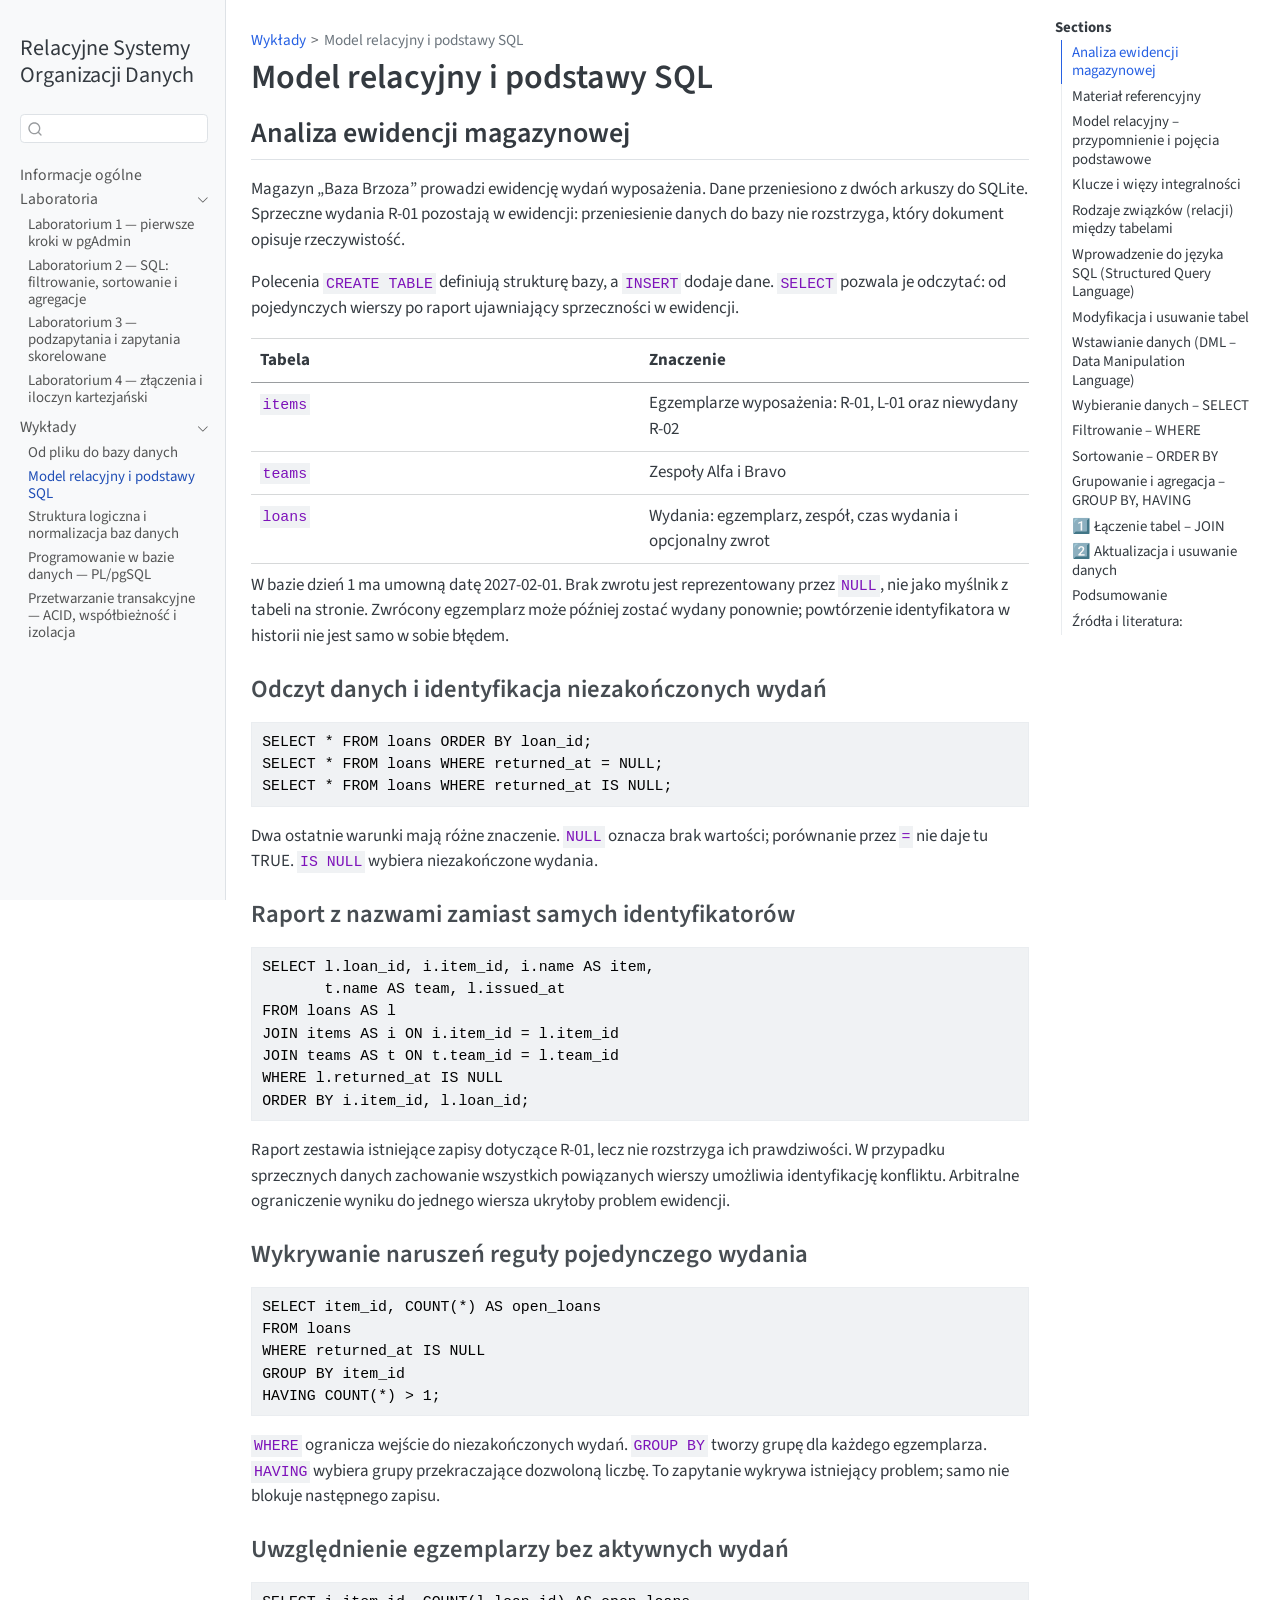
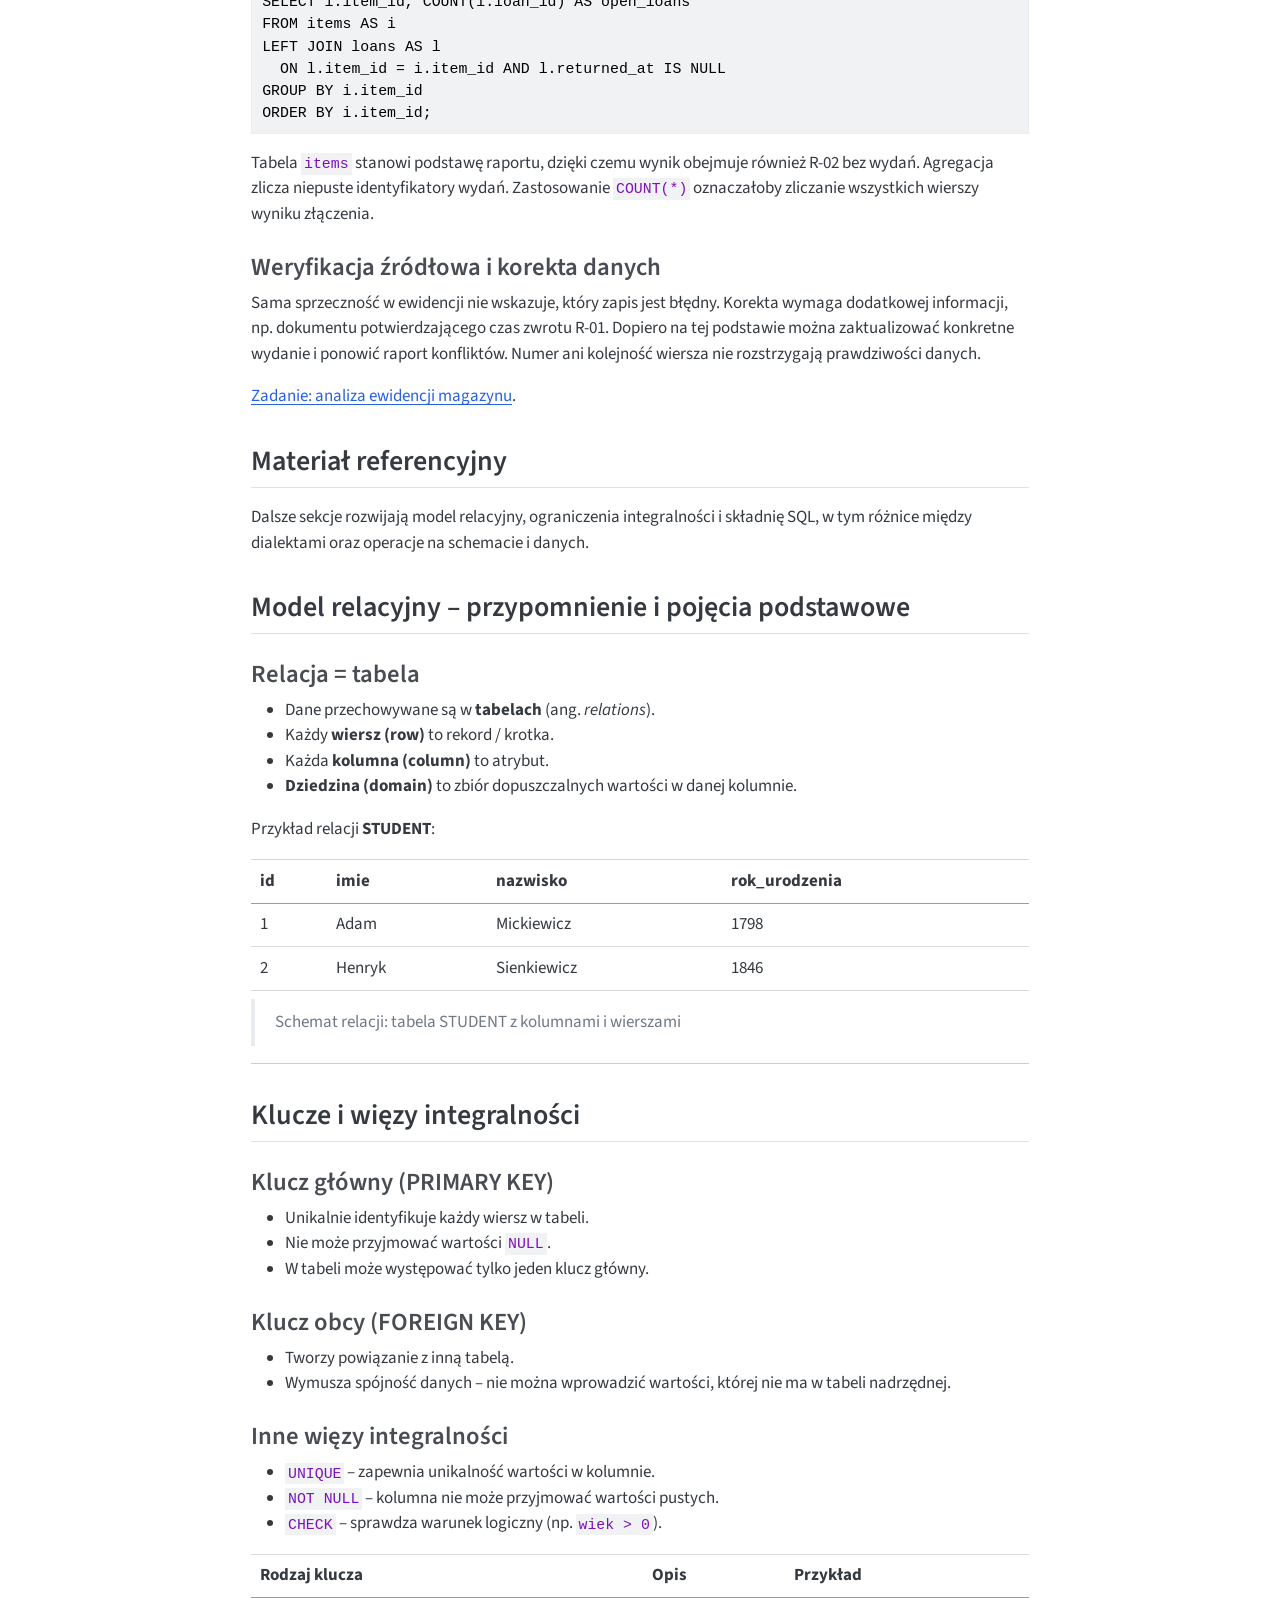
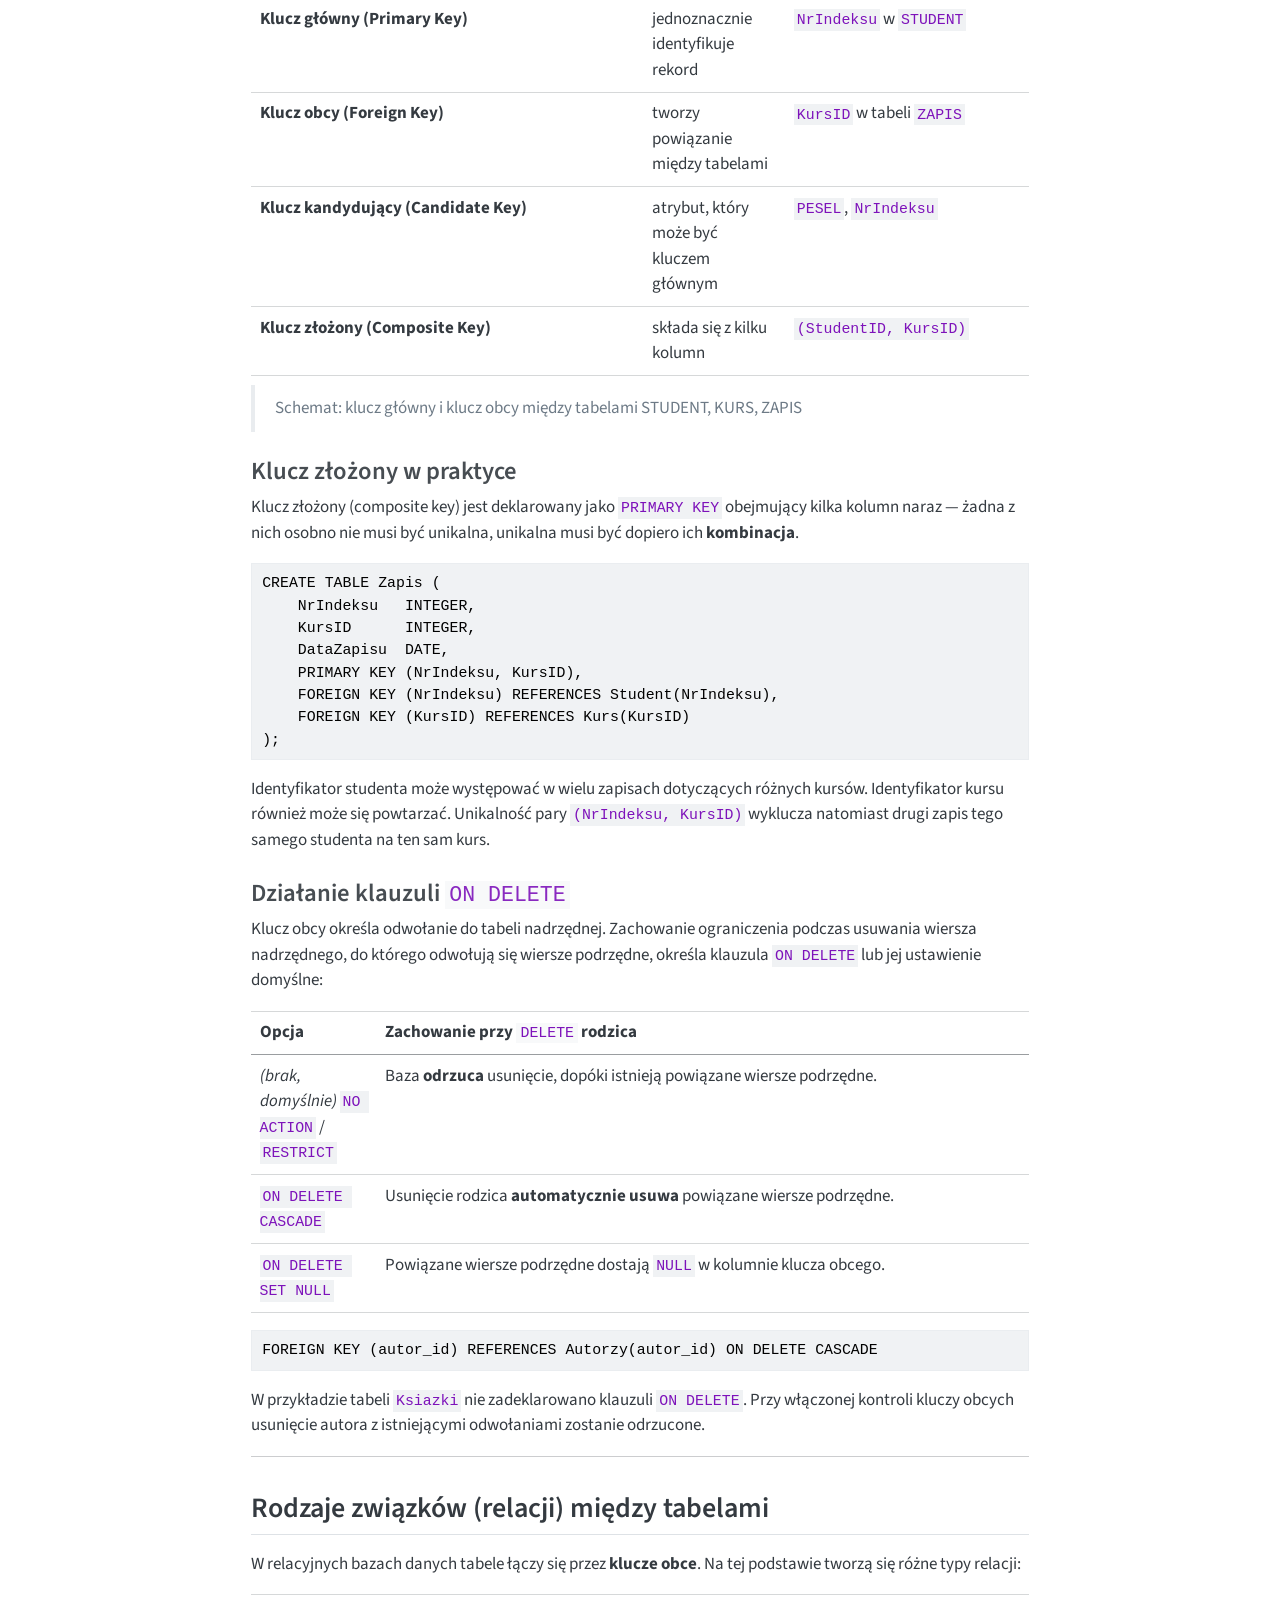
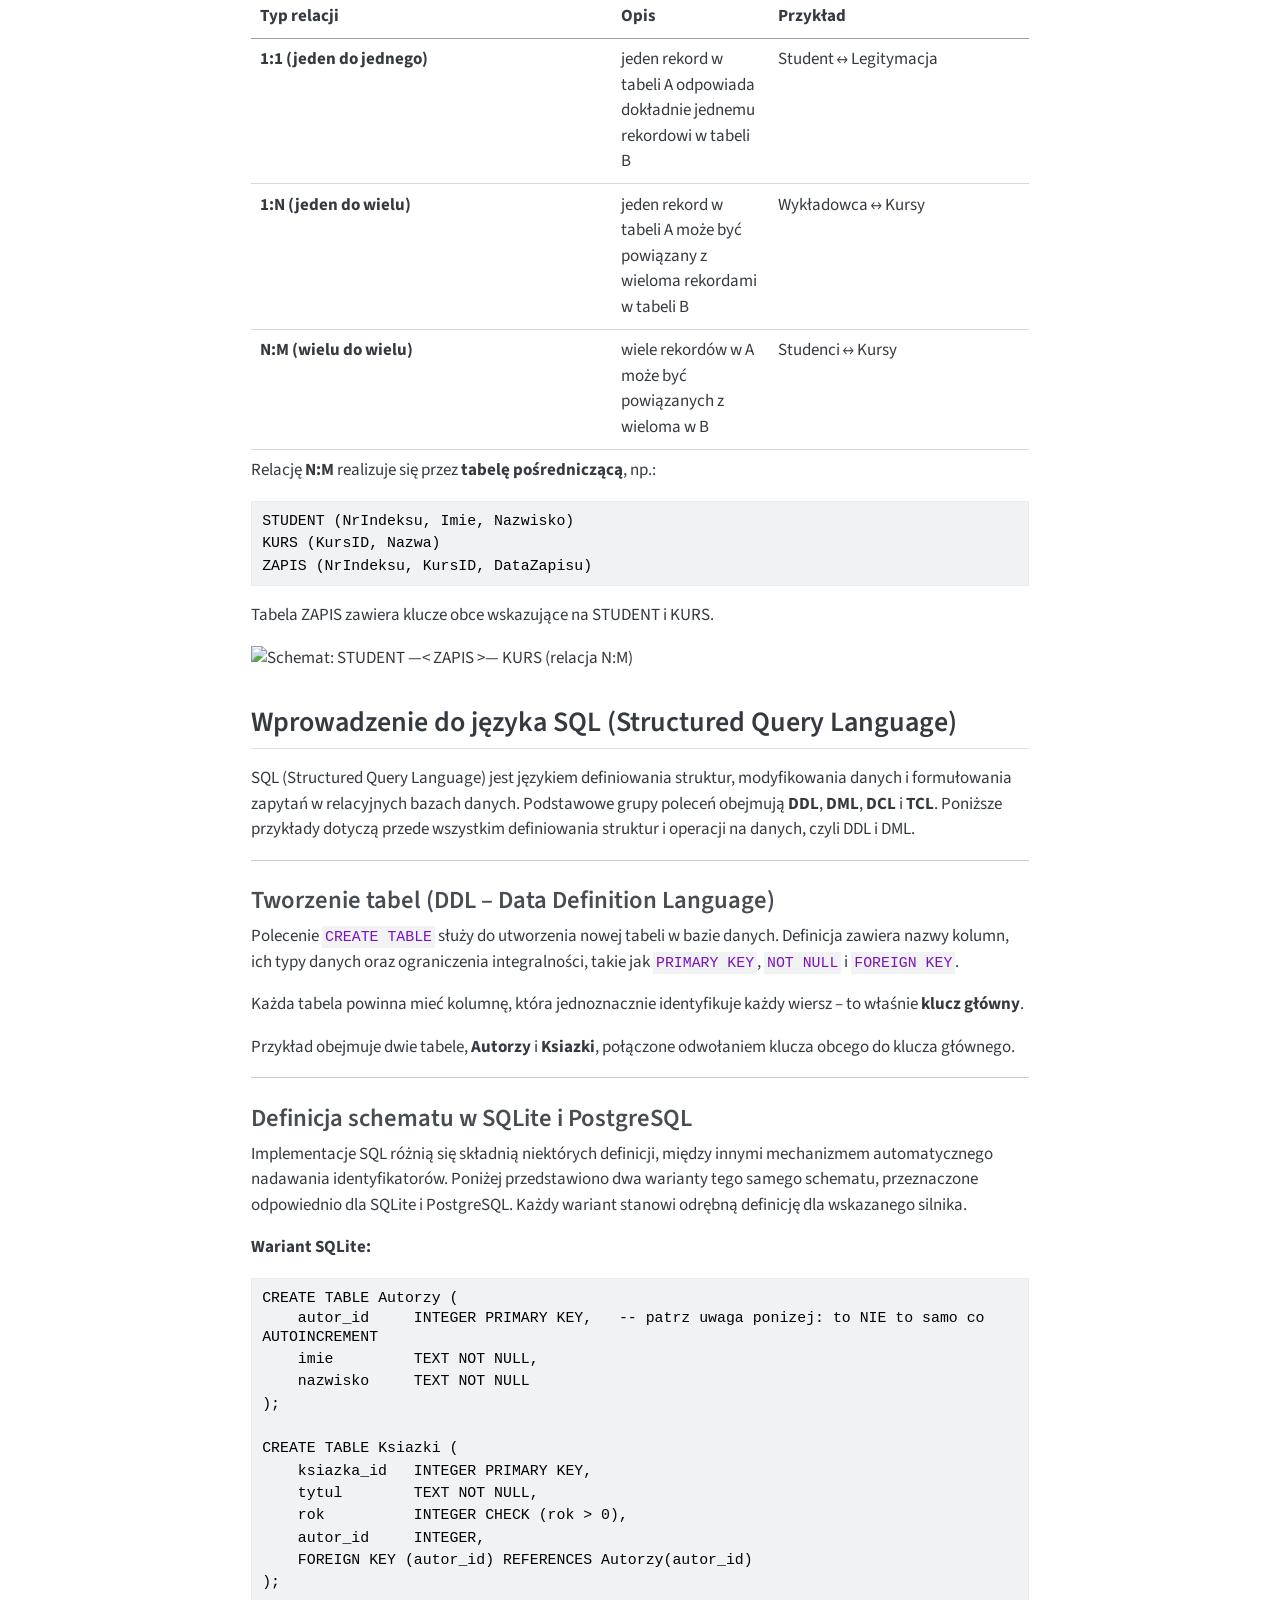
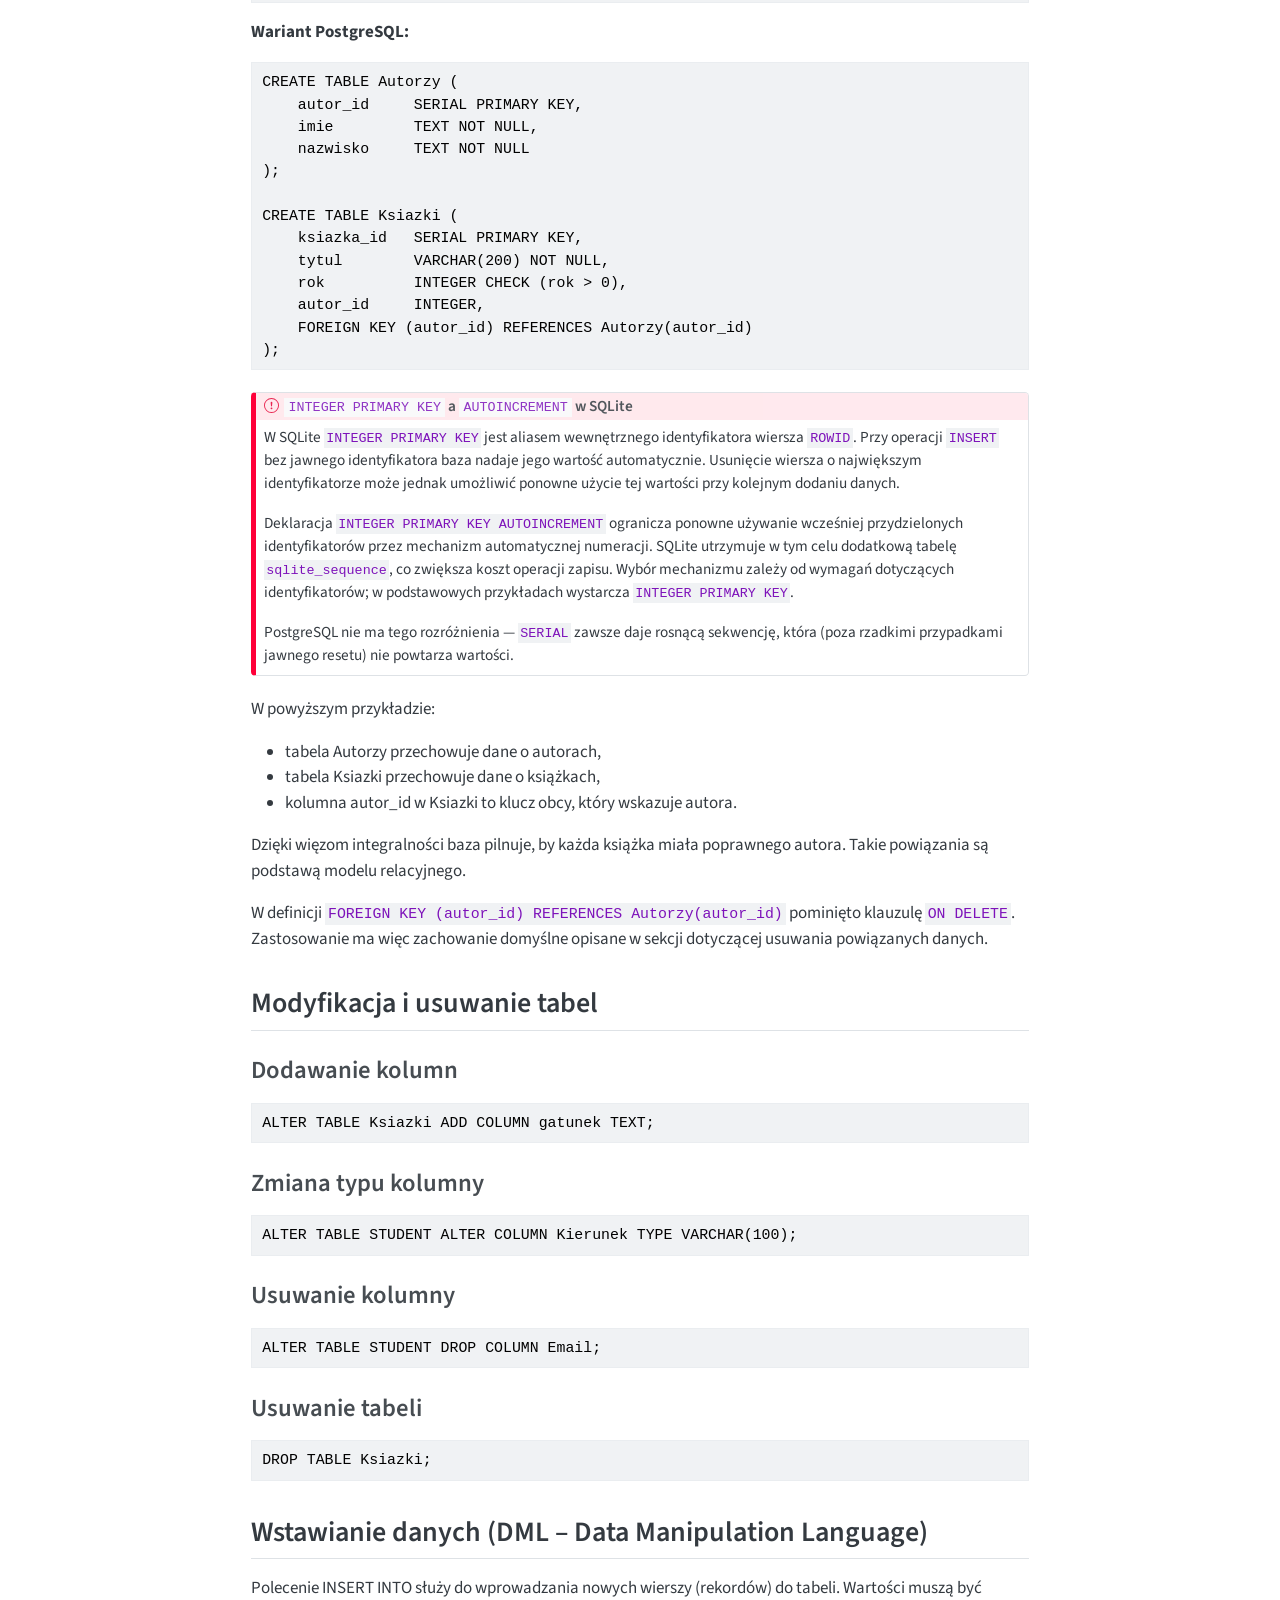
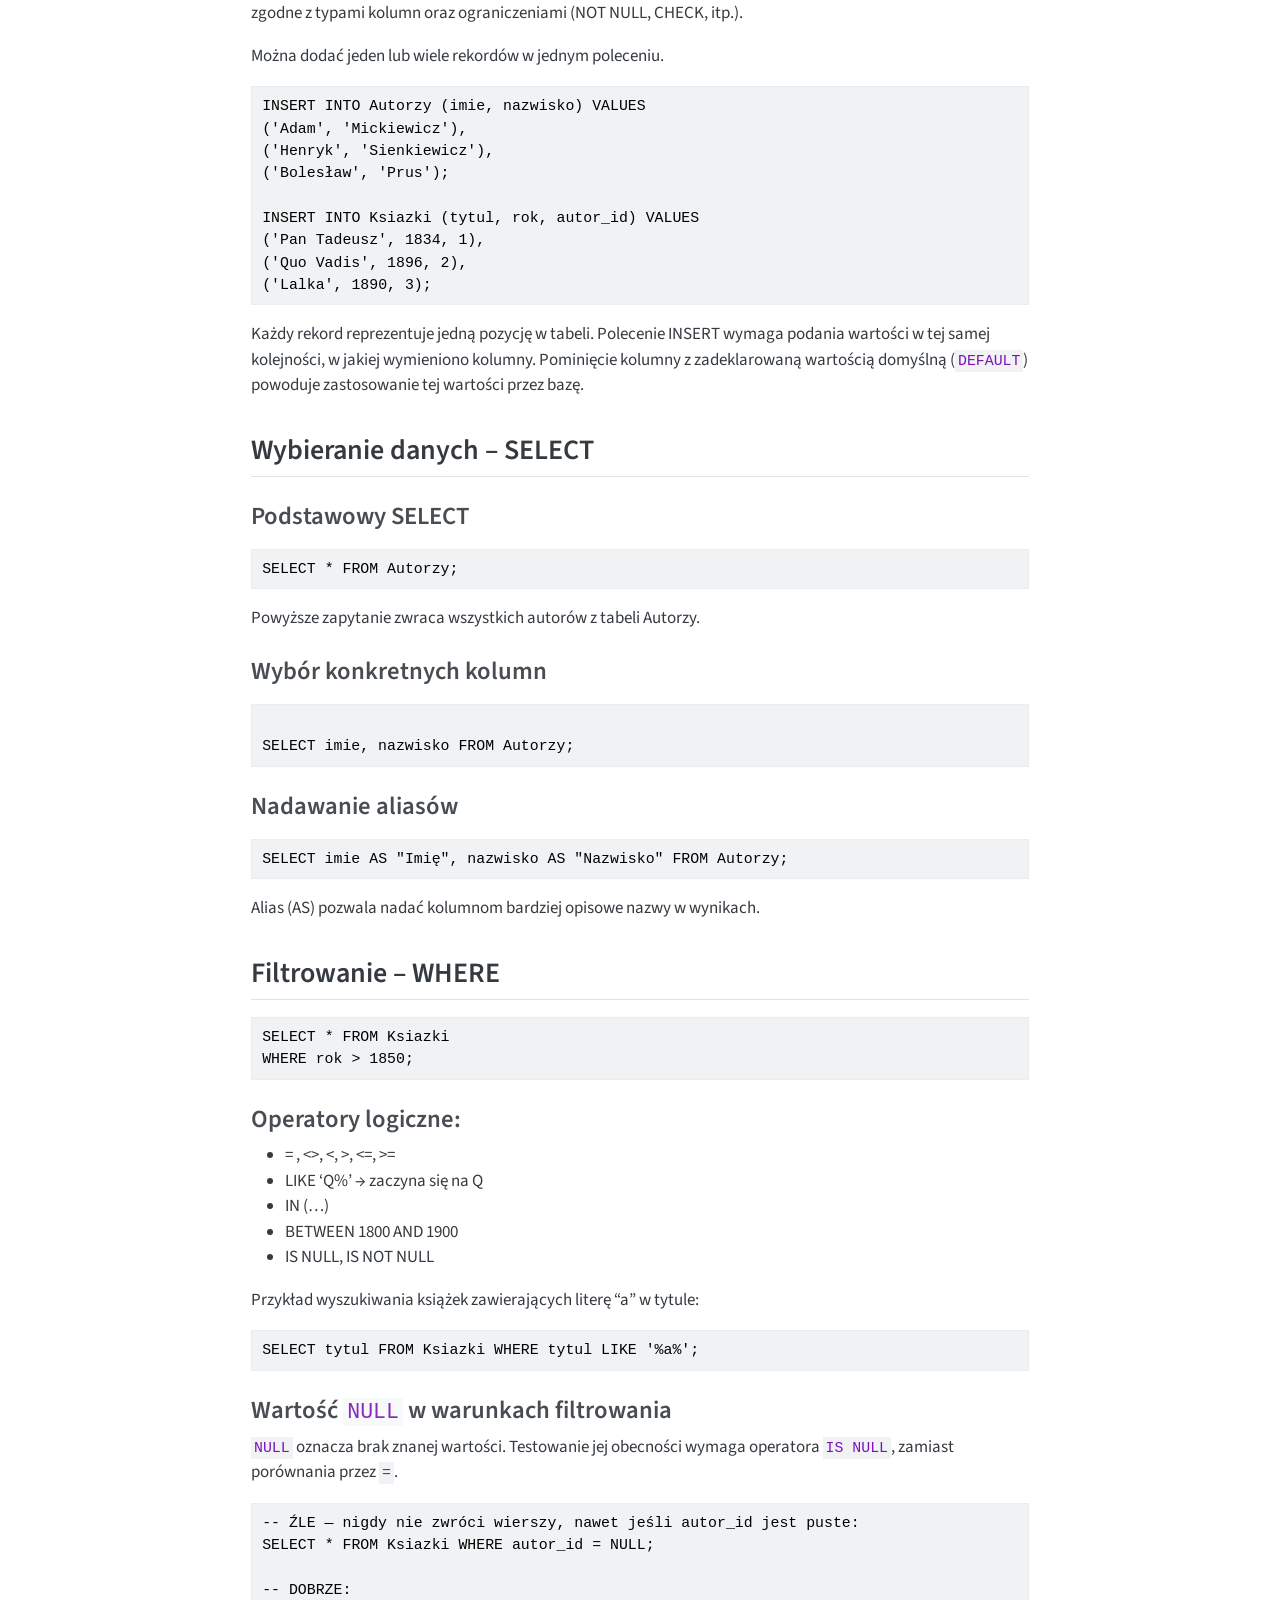
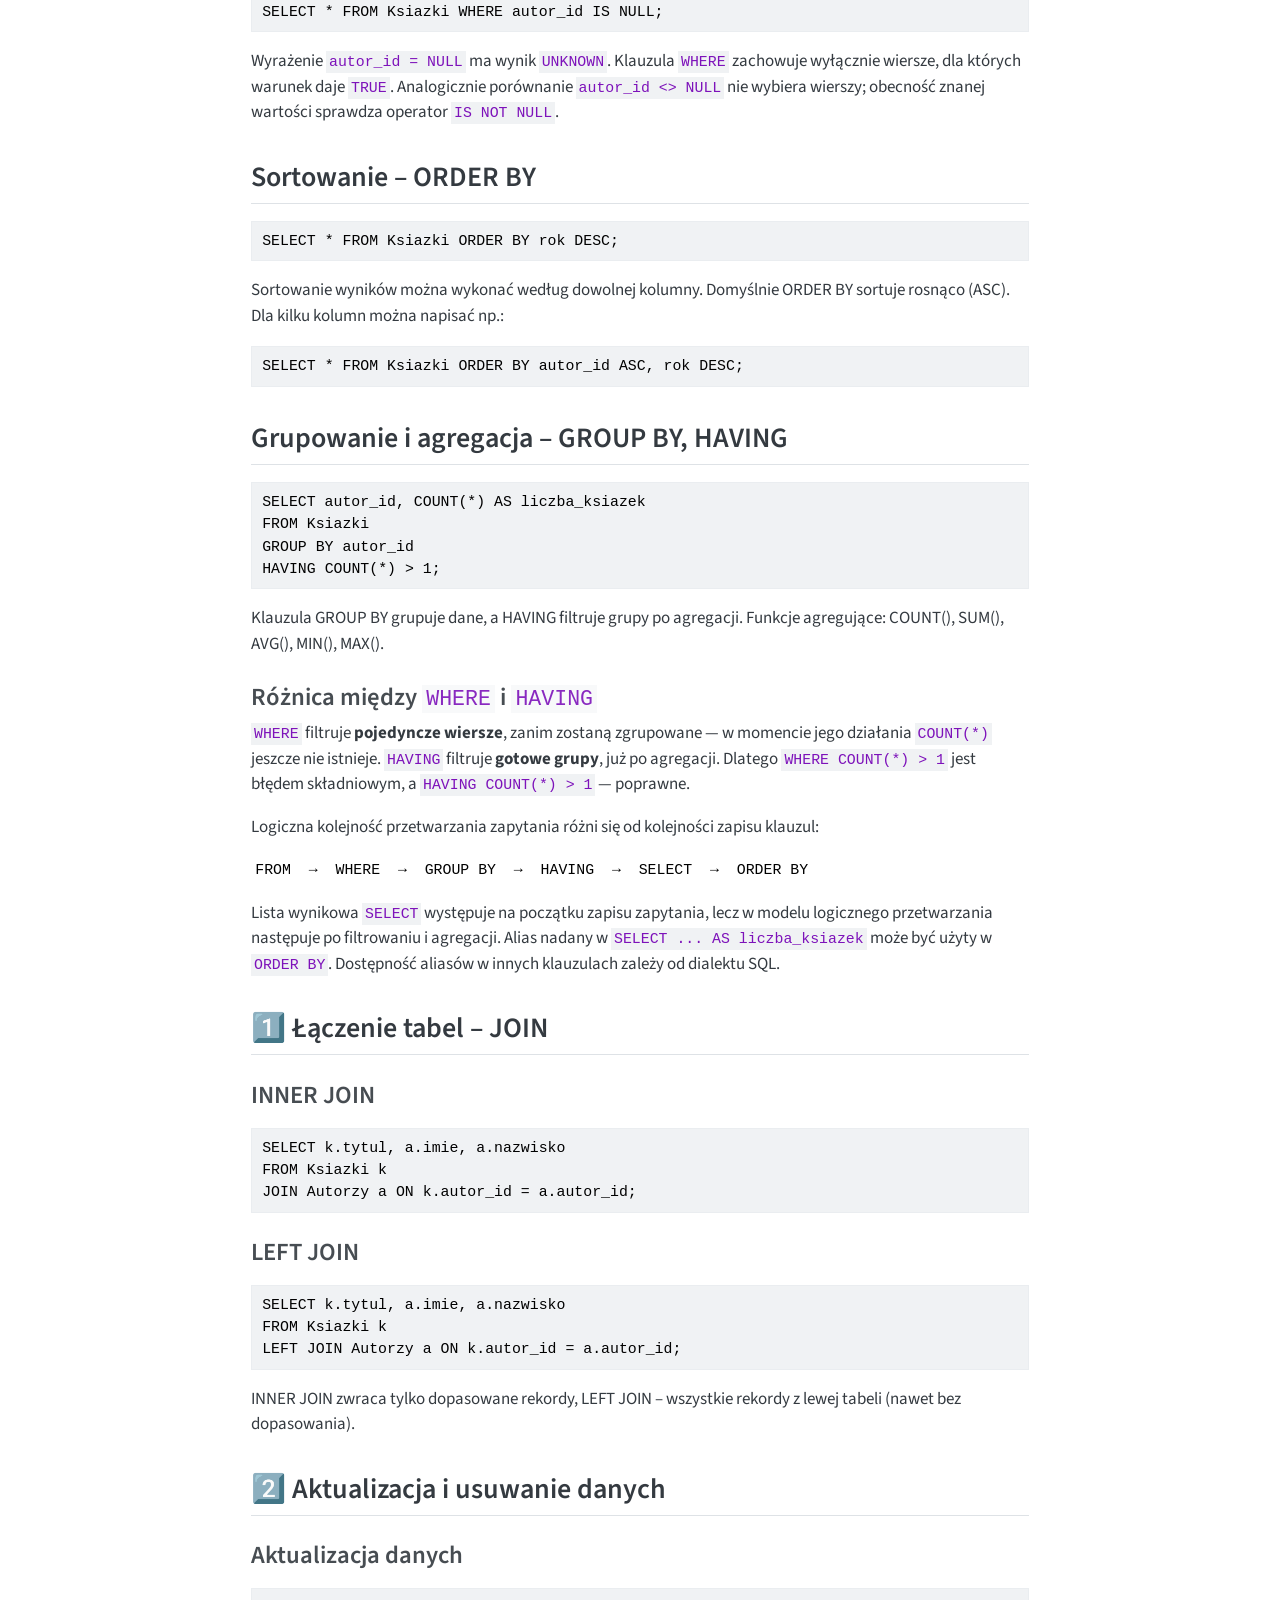
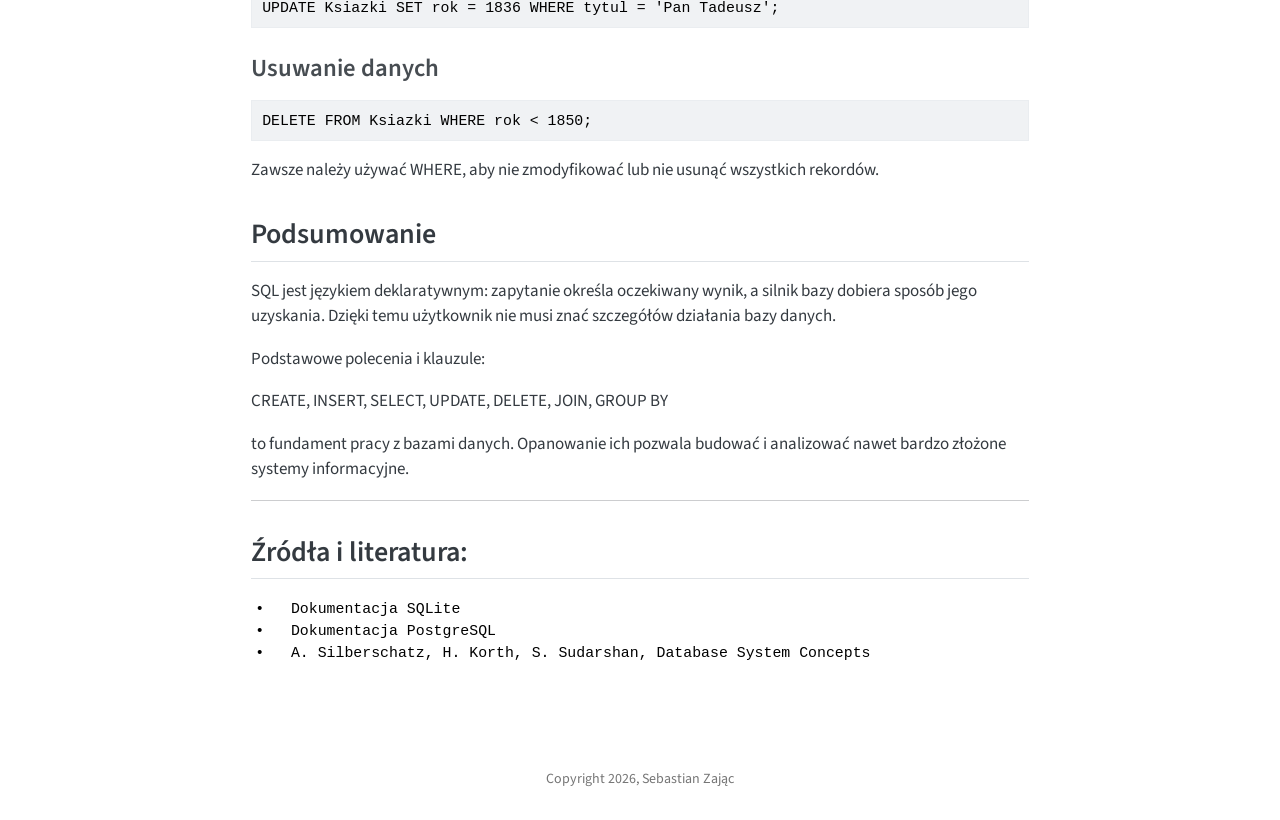
<file: docs/lectures/wyklad2.html>
<!DOCTYPE html>
<html xmlns="http://www.w3.org/1999/xhtml" lang="en" xml:lang="en"><head>

<meta charset="utf-8">
<meta name="generator" content="quarto-1.11.9">

<meta name="viewport" content="width=device-width, initial-scale=1.0, user-scalable=yes">


<title>Model relacyjny i podstawy SQL – Relacyjne Systemy Organizacji Danych</title>
<style>
/* Default styles provided by pandoc.
** See https://pandoc.org/MANUAL.html#variables-for-html for config info.
*/
span.smallcaps{font-variant: small-caps;}
div.columns{display: flex; gap: 1.5em;}
div.column{flex: auto;}
@media screen {
div.columns{gap: min(4vw, 1.5em);}
div.column{overflow-x: auto;}
}
div.hanging-indent{margin-left: 1.5em; text-indent: -1.5em;}
ul.task-list{list-style: none;}
ul.task-list li input[type="checkbox"] {
  width: 0.8em;
  margin: 0 0.8em 0.2em -1em; /* quarto-specific, see https://github.com/quarto-dev/quarto-cli/issues/4556 */ 
  vertical-align: middle;
}
/* CSS for syntax highlighting */
html { -webkit-text-size-adjust: 100%; }
pre > code.sourceCode { white-space: pre; position: relative; }
pre > code.sourceCode > span { display: inline-block; line-height: 1.25; }
pre > code.sourceCode > span:empty { height: 1.2em; }
.sourceCode { overflow: visible; }
code.sourceCode > span { color: inherit; text-decoration: inherit; }
div.sourceCode { margin: 1em 0; }
pre.sourceCode { margin: 0; }
@media screen {
div.sourceCode { overflow: auto; }
}
@media print {
pre > code.sourceCode { white-space: pre-wrap; }
pre > code.sourceCode > span { text-indent: -5em; padding-left: 5em; }
}
pre.numberSource code
  { counter-reset: source-line 0; }
pre.numberSource code > span
  { position: relative; left: -4em; counter-increment: source-line; }
pre.numberSource code > span > a:first-child::before
  { content: counter(source-line);
    position: relative; left: -1em; text-align: right; vertical-align: baseline;
    border: none; display: inline-block;
    -webkit-touch-callout: none; -webkit-user-select: none;
    -khtml-user-select: none; -moz-user-select: none;
    -ms-user-select: none; user-select: none;
    padding: 0 4px; width: 4em;
  }
pre.numberSource { margin-left: 3em;  padding-left: 4px; }
div.sourceCode
  {   }
@media screen {
pre > code.sourceCode > span > a:first-child::before { text-decoration: underline; }
}
</style>


<script src="../site_libs/quarto-nav/quarto-nav.js"></script>
<script src="../site_libs/quarto-nav/headroom.min.js"></script>
<script src="../site_libs/clipboard/clipboard.min.js"></script>
<script src="../site_libs/quarto-search/autocomplete.umd.js"></script>
<script src="../site_libs/quarto-search/fuse.min.js"></script>
<script src="../site_libs/quarto-search/quarto-search.js"></script>
<meta name="quarto:offset" content="../">
<script src="../site_libs/quarto-html/quarto.js" type="module"></script>
<script src="../site_libs/quarto-html/tabsets/tabsets.js" type="module"></script>
<script src="../site_libs/quarto-html/scrollable-regions/scrollable-regions.js" type="module"></script>
<script src="../site_libs/quarto-html/popper.min.js"></script>
<script src="../site_libs/quarto-html/tippy.umd.min.js"></script>
<script src="../site_libs/quarto-html/anchor.min.js"></script>
<link href="../site_libs/quarto-html/tippy.css" rel="stylesheet">
<script src="../site_libs/bootstrap/bootstrap.min.js"></script>
<link href="../site_libs/bootstrap/bootstrap-icons.css" rel="stylesheet">
<link href="../site_libs/bootstrap/bootstrap-e53eac6f3a25f5e6c14afb8711b7faf1.min.css" rel="stylesheet" append-hash="true" id="quarto-bootstrap" data-mode="light">
<script id="quarto-search-options" type="application/json">{
  "location": "sidebar",
  "copy-button": false,
  "collapse-after": 3,
  "panel-placement": "start",
  "type": "textbox",
  "limit": 50,
  "keyboard-shortcut": [
    "f",
    "/",
    "s"
  ],
  "show-item-context": false,
  "language": {
    "search-no-results-text": "No results",
    "search-matching-documents-text": "matching documents",
    "search-copy-link-title": "Copy link to search",
    "search-hide-matches-text": "Hide additional matches",
    "search-more-match-text": "more match in this document",
    "search-more-matches-text": "more matches in this document",
    "search-clear-button-title": "Clear",
    "search-text-placeholder": "",
    "search-detached-cancel-button-title": "Cancel",
    "search-submit-button-title": "Submit",
    "search-label": "Search"
  }
}</script>


<link rel="stylesheet" href="../style.css">
</head>

<body class="nav-sidebar docked quarto-light"><a id="quarto-skip-link" class="visually-hidden-focusable" href="#quarto-document-content">Skip to main content</a>

<div id="quarto-search-results"></div>
  <header id="quarto-header" class="headroom fixed-top">
  <nav class="quarto-secondary-nav" aria-label="Toolbar">
    <div class="container-fluid d-flex">
      <button type="button" class="quarto-btn-toggle btn" data-bs-toggle="collapse" role="button" data-bs-target=".quarto-sidebar-collapse-item" aria-controls="quarto-sidebar" aria-expanded="false" aria-label="Toggle sidebar navigation" onclick="if (window.quartoToggleHeadroom) { window.quartoToggleHeadroom(); }">
        <i class="bi bi-layout-text-sidebar-reverse"></i>
      </button>
        <nav class="quarto-page-breadcrumbs" aria-label="Breadcrumbs"><ol class="breadcrumb"><li class="breadcrumb-item"><a href="../lectures/wyklad1.html">Wykłady</a></li><li class="breadcrumb-item"><a href="../lectures/wyklad2.html">Model relacyjny i podstawy SQL</a></li></ol></nav>
        <a class="flex-grow-1" data-bs-toggle="collapse" data-bs-target=".quarto-sidebar-collapse-item" onclick="if (window.quartoToggleHeadroom) { window.quartoToggleHeadroom(); }">      
        </a>
      <button type="button" class="btn quarto-search-button" aria-label="Search" onclick="window.quartoOpenSearch();">
        <i class="bi bi-search"></i>
      </button>
    </div>
  </nav>
</header>
<!-- content -->
<div id="quarto-content" class="quarto-container page-columns page-rows-contents page-layout-article">
<!-- sidebar -->
  <nav id="quarto-sidebar" class="sidebar collapse collapse-horizontal quarto-sidebar-collapse-item sidebar-navigation docked overflow-auto" aria-label="Site">
    <div class="pt-lg-2 mt-2 text-left sidebar-header">
    <div class="sidebar-title mb-0 py-0">
      <a href="../">Relacyjne Systemy Organizacji Danych</a> 
    </div>
      </div>
        <div class="mt-2 flex-shrink-0 align-items-center">
        <div class="sidebar-search">
        <div id="quarto-search" class="" title="Search"></div>
        </div>
        </div>
    <div class="sidebar-menu-container"> 
    <ul class="list-unstyled mt-1">
        <li class="sidebar-item">
  <div class="sidebar-item-container"> 
  <a href="../index.html" class="sidebar-item-text sidebar-link">
 <span class="menu-text">Informacje ogólne</span></a>
  </div>
</li>
        <li class="sidebar-item sidebar-item-section">
      <div class="sidebar-item-container"> 
            <button type="button" class="sidebar-item-text sidebar-item-toggle sidebar-link text-start" data-bs-toggle="collapse" data-bs-target="#quarto-sidebar-section-1" aria-controls="quarto-sidebar-section-1" aria-expanded="true">
 <span class="menu-text" id="quarto-sidebar-section-1-label">Laboratoria</span><i class="bi bi-chevron-right" aria-hidden="true"></i></button>
      </div>
      <ul id="quarto-sidebar-section-1" aria-labelledby="quarto-sidebar-section-1-label" class="collapse list-unstyled sidebar-section depth1 show">  
          <li class="sidebar-item">
  <div class="sidebar-item-container"> 
  <a href="../laboratorium1.html" class="sidebar-item-text sidebar-link">
 <span class="menu-text">Laboratorium 1 — pierwsze kroki w pgAdmin</span></a>
  </div>
</li>
          <li class="sidebar-item">
  <div class="sidebar-item-container"> 
  <a href="../laboratorium2.html" class="sidebar-item-text sidebar-link">
 <span class="menu-text">Laboratorium 2 — SQL: filtrowanie, sortowanie i agregacje</span></a>
  </div>
</li>
          <li class="sidebar-item">
  <div class="sidebar-item-container"> 
  <a href="../laboratorium3.html" class="sidebar-item-text sidebar-link">
 <span class="menu-text">Laboratorium 3 — podzapytania i zapytania skorelowane</span></a>
  </div>
</li>
          <li class="sidebar-item">
  <div class="sidebar-item-container"> 
  <a href="../laboratorium4.html" class="sidebar-item-text sidebar-link">
 <span class="menu-text">Laboratorium 4 — złączenia i iloczyn kartezjański</span></a>
  </div>
</li>
      </ul>
  </li>
        <li class="sidebar-item sidebar-item-section">
      <div class="sidebar-item-container"> 
            <button type="button" class="sidebar-item-text sidebar-item-toggle sidebar-link text-start" data-bs-toggle="collapse" data-bs-target="#quarto-sidebar-section-2" aria-controls="quarto-sidebar-section-2" aria-expanded="true">
 <span class="menu-text" id="quarto-sidebar-section-2-label">Wykłady</span><i class="bi bi-chevron-right" aria-hidden="true"></i></button>
      </div>
      <ul id="quarto-sidebar-section-2" aria-labelledby="quarto-sidebar-section-2-label" class="collapse list-unstyled sidebar-section depth1 show">  
          <li class="sidebar-item">
  <div class="sidebar-item-container"> 
  <a href="../lectures/wyklad1.html" class="sidebar-item-text sidebar-link">
 <span class="menu-text">Od pliku do bazy danych</span></a>
  </div>
</li>
          <li class="sidebar-item">
  <div class="sidebar-item-container"> 
  <a href="../lectures/wyklad2.html" class="sidebar-item-text sidebar-link active">
 <span class="menu-text">Model relacyjny i podstawy SQL</span></a>
  </div>
</li>
          <li class="sidebar-item">
  <div class="sidebar-item-container"> 
  <a href="../lectures/wyklad3.html" class="sidebar-item-text sidebar-link">
 <span class="menu-text">Struktura logiczna i normalizacja baz danych</span></a>
  </div>
</li>
          <li class="sidebar-item">
  <div class="sidebar-item-container"> 
  <a href="../lectures/wyklad4.html" class="sidebar-item-text sidebar-link">
 <span class="menu-text">Programowanie w bazie danych — PL/pgSQL</span></a>
  </div>
</li>
          <li class="sidebar-item">
  <div class="sidebar-item-container"> 
  <a href="../lectures/wyklad5.html" class="sidebar-item-text sidebar-link">
 <span class="menu-text">Przetwarzanie transakcyjne — ACID, współbieżność i izolacja</span></a>
  </div>
</li>
      </ul>
  </li>
    </ul>
    </div>
</nav>
<div id="quarto-sidebar-glass" class="quarto-sidebar-collapse-item" data-bs-toggle="collapse" data-bs-target=".quarto-sidebar-collapse-item"></div>
<!-- margin-sidebar -->
    <div id="quarto-margin-sidebar" class="sidebar margin-sidebar">
        <nav id="TOC" role="doc-toc" aria-labelledby="toc-title" class="toc-active">
    <h2 id="toc-title"><strong>Sections</strong></h2>
   
  <ul class="collapse">
  <li><a href="#analiza-ewidencji-magazynowej" id="toc-analiza-ewidencji-magazynowej" class="nav-link active" data-scroll-target="#analiza-ewidencji-magazynowej">Analiza ewidencji magazynowej</a></li>
  <li><a href="#materiał-referencyjny" id="toc-materiał-referencyjny" class="nav-link" data-scroll-target="#materiał-referencyjny">Materiał referencyjny</a></li>
  <li><a href="#model-relacyjny-przypomnienie-i-pojęcia-podstawowe" id="toc-model-relacyjny-przypomnienie-i-pojęcia-podstawowe" class="nav-link" data-scroll-target="#model-relacyjny-przypomnienie-i-pojęcia-podstawowe">Model relacyjny – przypomnienie i pojęcia podstawowe</a></li>
  <li><a href="#klucze-i-więzy-integralności" id="toc-klucze-i-więzy-integralności" class="nav-link" data-scroll-target="#klucze-i-więzy-integralności">Klucze i więzy integralności</a></li>
  <li><a href="#rodzaje-związków-relacji-między-tabelami" id="toc-rodzaje-związków-relacji-między-tabelami" class="nav-link" data-scroll-target="#rodzaje-związków-relacji-między-tabelami">Rodzaje związków (relacji) między tabelami</a></li>
  <li><a href="#wprowadzenie-do-języka-sql-structured-query-language" id="toc-wprowadzenie-do-języka-sql-structured-query-language" class="nav-link" data-scroll-target="#wprowadzenie-do-języka-sql-structured-query-language">Wprowadzenie do języka SQL (Structured Query Language)</a></li>
  <li><a href="#modyfikacja-i-usuwanie-tabel" id="toc-modyfikacja-i-usuwanie-tabel" class="nav-link" data-scroll-target="#modyfikacja-i-usuwanie-tabel">Modyfikacja i usuwanie tabel</a></li>
  <li><a href="#wstawianie-danych-dml-data-manipulation-language" id="toc-wstawianie-danych-dml-data-manipulation-language" class="nav-link" data-scroll-target="#wstawianie-danych-dml-data-manipulation-language">Wstawianie danych (DML – Data Manipulation Language)</a></li>
  <li><a href="#wybieranie-danych-select" id="toc-wybieranie-danych-select" class="nav-link" data-scroll-target="#wybieranie-danych-select">Wybieranie danych – SELECT</a></li>
  <li><a href="#filtrowanie-where" id="toc-filtrowanie-where" class="nav-link" data-scroll-target="#filtrowanie-where">Filtrowanie – WHERE</a></li>
  <li><a href="#sortowanie-order-by" id="toc-sortowanie-order-by" class="nav-link" data-scroll-target="#sortowanie-order-by">Sortowanie – ORDER BY</a></li>
  <li><a href="#grupowanie-i-agregacja-group-by-having" id="toc-grupowanie-i-agregacja-group-by-having" class="nav-link" data-scroll-target="#grupowanie-i-agregacja-group-by-having">Grupowanie i agregacja – GROUP BY, HAVING</a></li>
  <li><a href="#łączenie-tabel-join" id="toc-łączenie-tabel-join" class="nav-link" data-scroll-target="#łączenie-tabel-join">1️⃣ Łączenie tabel – JOIN</a></li>
  <li><a href="#aktualizacja-i-usuwanie-danych" id="toc-aktualizacja-i-usuwanie-danych" class="nav-link" data-scroll-target="#aktualizacja-i-usuwanie-danych">2️⃣ Aktualizacja i usuwanie danych</a></li>
  <li><a href="#podsumowanie" id="toc-podsumowanie" class="nav-link" data-scroll-target="#podsumowanie">Podsumowanie</a></li>
  <li><a href="#źródła-i-literatura" id="toc-źródła-i-literatura" class="nav-link" data-scroll-target="#źródła-i-literatura">Źródła i literatura:</a></li>
  </ul>
</nav>
    </div>
<!-- main -->
<main class="content" id="quarto-document-content" tabindex="-1">

<header id="title-block-header" class="quarto-title-block default"><nav class="quarto-page-breadcrumbs quarto-title-breadcrumbs d-none d-lg-block" aria-label="Breadcrumbs"><ol class="breadcrumb"><li class="breadcrumb-item"><a href="../lectures/wyklad1.html">Wykłady</a></li><li class="breadcrumb-item"><a href="../lectures/wyklad2.html">Model relacyjny i podstawy SQL</a></li></ol></nav>
<div class="quarto-title">
<h1 class="title">Model relacyjny i podstawy SQL</h1>
</div>



<div class="quarto-title-meta">

    
  
    
  </div>
  


</header>


<section id="analiza-ewidencji-magazynowej" class="level2">
<h2 class="anchored" data-anchor-id="analiza-ewidencji-magazynowej">Analiza ewidencji magazynowej</h2>
<p>Magazyn „Baza Brzoza” prowadzi ewidencję wydań wyposażenia. Dane przeniesiono z dwóch arkuszy do SQLite. Sprzeczne wydania R-01 pozostają w ewidencji: przeniesienie danych do bazy nie rozstrzyga, który dokument opisuje rzeczywistość.</p>
<p>Polecenia <code>CREATE TABLE</code> definiują strukturę bazy, a <code>INSERT</code> dodaje dane. <code>SELECT</code> pozwala je odczytać: od pojedynczych wierszy po raport ujawniający sprzeczności w ewidencji.</p>
<table class="caption-top table">
<colgroup>
<col style="width: 50%">
<col style="width: 50%">
</colgroup>
<thead>
<tr class="header">
<th>Tabela</th>
<th>Znaczenie</th>
</tr>
</thead>
<tbody>
<tr class="odd">
<td><code>items</code></td>
<td>Egzemplarze wyposażenia: R-01, L-01 oraz niewydany R-02</td>
</tr>
<tr class="even">
<td><code>teams</code></td>
<td>Zespoły Alfa i Bravo</td>
</tr>
<tr class="odd">
<td><code>loans</code></td>
<td>Wydania: egzemplarz, zespół, czas wydania i opcjonalny zwrot</td>
</tr>
</tbody>
</table>
<p>W bazie dzień 1 ma umowną datę 2027-02-01. Brak zwrotu jest reprezentowany przez <code>NULL</code>, nie jako myślnik z tabeli na stronie. Zwrócony egzemplarz może później zostać wydany ponownie; powtórzenie identyfikatora w historii nie jest samo w sobie błędem.</p>
<section id="odczyt-danych-i-identyfikacja-niezakończonych-wydań" class="level3">
<h3 class="anchored" data-anchor-id="odczyt-danych-i-identyfikacja-niezakończonych-wydań">Odczyt danych i identyfikacja niezakończonych wydań</h3>
<div class="code-copy-outer-scaffold"><div class="sourceCode" id="cb1"><pre class="sourceCode sql code-with-copy"><code class="sourceCode sql"><span id="cb1-1"><a href="#cb1-1" aria-hidden="true" tabindex="-1"></a><span class="kw">SELECT</span> <span class="op">*</span> <span class="kw">FROM</span> loans <span class="kw">ORDER</span> <span class="kw">BY</span> loan_id;</span>
<span id="cb1-2"><a href="#cb1-2" aria-hidden="true" tabindex="-1"></a><span class="kw">SELECT</span> <span class="op">*</span> <span class="kw">FROM</span> loans <span class="kw">WHERE</span> returned_at <span class="op">=</span> <span class="kw">NULL</span>;</span>
<span id="cb1-3"><a href="#cb1-3" aria-hidden="true" tabindex="-1"></a><span class="kw">SELECT</span> <span class="op">*</span> <span class="kw">FROM</span> loans <span class="kw">WHERE</span> returned_at <span class="kw">IS</span> <span class="kw">NULL</span>;</span></code></pre></div><button title="Copy to Clipboard" class="code-copy-button"><i class="bi"></i></button></div>
<p>Dwa ostatnie warunki mają różne znaczenie. <code>NULL</code> oznacza brak wartości; porównanie przez <code>=</code> nie daje tu TRUE. <code>IS NULL</code> wybiera niezakończone wydania.</p>
</section>
<section id="raport-z-nazwami-zamiast-samych-identyfikatorów" class="level3">
<h3 class="anchored" data-anchor-id="raport-z-nazwami-zamiast-samych-identyfikatorów">Raport z nazwami zamiast samych identyfikatorów</h3>
<div class="code-copy-outer-scaffold"><div class="sourceCode" id="cb2"><pre class="sourceCode sql code-with-copy"><code class="sourceCode sql"><span id="cb2-1"><a href="#cb2-1" aria-hidden="true" tabindex="-1"></a><span class="kw">SELECT</span> l.loan_id, i.item_id, i.name <span class="kw">AS</span> item,</span>
<span id="cb2-2"><a href="#cb2-2" aria-hidden="true" tabindex="-1"></a>       t.name <span class="kw">AS</span> team, l.issued_at</span>
<span id="cb2-3"><a href="#cb2-3" aria-hidden="true" tabindex="-1"></a><span class="kw">FROM</span> loans <span class="kw">AS</span> l</span>
<span id="cb2-4"><a href="#cb2-4" aria-hidden="true" tabindex="-1"></a><span class="kw">JOIN</span> items <span class="kw">AS</span> i <span class="kw">ON</span> i.item_id <span class="op">=</span> l.item_id</span>
<span id="cb2-5"><a href="#cb2-5" aria-hidden="true" tabindex="-1"></a><span class="kw">JOIN</span> teams <span class="kw">AS</span> t <span class="kw">ON</span> t.team_id <span class="op">=</span> l.team_id</span>
<span id="cb2-6"><a href="#cb2-6" aria-hidden="true" tabindex="-1"></a><span class="kw">WHERE</span> l.returned_at <span class="kw">IS</span> <span class="kw">NULL</span></span>
<span id="cb2-7"><a href="#cb2-7" aria-hidden="true" tabindex="-1"></a><span class="kw">ORDER</span> <span class="kw">BY</span> i.item_id, l.loan_id;</span></code></pre></div><button title="Copy to Clipboard" class="code-copy-button"><i class="bi"></i></button></div>
<p>Raport zestawia istniejące zapisy dotyczące R-01, lecz nie rozstrzyga ich prawdziwości. W przypadku sprzecznych danych zachowanie wszystkich powiązanych wierszy umożliwia identyfikację konfliktu. Arbitralne ograniczenie wyniku do jednego wiersza ukryłoby problem ewidencji.</p>
</section>
<section id="wykrywanie-naruszeń-reguły-pojedynczego-wydania" class="level3">
<h3 class="anchored" data-anchor-id="wykrywanie-naruszeń-reguły-pojedynczego-wydania">Wykrywanie naruszeń reguły pojedynczego wydania</h3>
<div class="code-copy-outer-scaffold"><div class="sourceCode" id="cb3"><pre class="sourceCode sql code-with-copy"><code class="sourceCode sql"><span id="cb3-1"><a href="#cb3-1" aria-hidden="true" tabindex="-1"></a><span class="kw">SELECT</span> item_id, <span class="fu">COUNT</span>(<span class="op">*</span>) <span class="kw">AS</span> open_loans</span>
<span id="cb3-2"><a href="#cb3-2" aria-hidden="true" tabindex="-1"></a><span class="kw">FROM</span> loans</span>
<span id="cb3-3"><a href="#cb3-3" aria-hidden="true" tabindex="-1"></a><span class="kw">WHERE</span> returned_at <span class="kw">IS</span> <span class="kw">NULL</span></span>
<span id="cb3-4"><a href="#cb3-4" aria-hidden="true" tabindex="-1"></a><span class="kw">GROUP</span> <span class="kw">BY</span> item_id</span>
<span id="cb3-5"><a href="#cb3-5" aria-hidden="true" tabindex="-1"></a><span class="kw">HAVING</span> <span class="fu">COUNT</span>(<span class="op">*</span>) <span class="op">&gt;</span> <span class="dv">1</span>;</span></code></pre></div><button title="Copy to Clipboard" class="code-copy-button"><i class="bi"></i></button></div>
<p><code>WHERE</code> ogranicza wejście do niezakończonych wydań. <code>GROUP BY</code> tworzy grupę dla każdego egzemplarza. <code>HAVING</code> wybiera grupy przekraczające dozwoloną liczbę. To zapytanie wykrywa istniejący problem; samo nie blokuje następnego zapisu.</p>
</section>
<section id="uwzględnienie-egzemplarzy-bez-aktywnych-wydań" class="level3">
<h3 class="anchored" data-anchor-id="uwzględnienie-egzemplarzy-bez-aktywnych-wydań">Uwzględnienie egzemplarzy bez aktywnych wydań</h3>
<div class="code-copy-outer-scaffold"><div class="sourceCode" id="cb4"><pre class="sourceCode sql code-with-copy"><code class="sourceCode sql"><span id="cb4-1"><a href="#cb4-1" aria-hidden="true" tabindex="-1"></a><span class="kw">SELECT</span> i.item_id, <span class="fu">COUNT</span>(l.loan_id) <span class="kw">AS</span> open_loans</span>
<span id="cb4-2"><a href="#cb4-2" aria-hidden="true" tabindex="-1"></a><span class="kw">FROM</span> items <span class="kw">AS</span> i</span>
<span id="cb4-3"><a href="#cb4-3" aria-hidden="true" tabindex="-1"></a><span class="kw">LEFT</span> <span class="kw">JOIN</span> loans <span class="kw">AS</span> l</span>
<span id="cb4-4"><a href="#cb4-4" aria-hidden="true" tabindex="-1"></a>  <span class="kw">ON</span> l.item_id <span class="op">=</span> i.item_id <span class="kw">AND</span> l.returned_at <span class="kw">IS</span> <span class="kw">NULL</span></span>
<span id="cb4-5"><a href="#cb4-5" aria-hidden="true" tabindex="-1"></a><span class="kw">GROUP</span> <span class="kw">BY</span> i.item_id</span>
<span id="cb4-6"><a href="#cb4-6" aria-hidden="true" tabindex="-1"></a><span class="kw">ORDER</span> <span class="kw">BY</span> i.item_id;</span></code></pre></div><button title="Copy to Clipboard" class="code-copy-button"><i class="bi"></i></button></div>
<p>Tabela <code>items</code> stanowi podstawę raportu, dzięki czemu wynik obejmuje również R-02 bez wydań. Agregacja zlicza niepuste identyfikatory wydań. Zastosowanie <code>COUNT(*)</code> oznaczałoby zliczanie wszystkich wierszy wyniku złączenia.</p>
</section>
<section id="weryfikacja-źródłowa-i-korekta-danych" class="level3">
<h3 class="anchored" data-anchor-id="weryfikacja-źródłowa-i-korekta-danych">Weryfikacja źródłowa i korekta danych</h3>
<p>Sama sprzeczność w ewidencji nie wskazuje, który zapis jest błędny. Korekta wymaga dodatkowej informacji, np. dokumentu potwierdzającego czas zwrotu R-01. Dopiero na tej podstawie można zaktualizować konkretne wydanie i ponowić raport konfliktów. Numer ani kolejność wiersza nie rozstrzygają prawdziwości danych.</p>
<p><a href="../scenariusze.html#wyklad-2">Zadanie: analiza ewidencji magazynu</a>.</p>
</section>
</section>
<section id="materiał-referencyjny" class="level2">
<h2 class="anchored" data-anchor-id="materiał-referencyjny">Materiał referencyjny</h2>
<p>Dalsze sekcje rozwijają model relacyjny, ograniczenia integralności i składnię SQL, w tym różnice między dialektami oraz operacje na schemacie i danych.</p>
</section>
<section id="model-relacyjny-przypomnienie-i-pojęcia-podstawowe" class="level2">
<h2 class="anchored" data-anchor-id="model-relacyjny-przypomnienie-i-pojęcia-podstawowe">Model relacyjny – przypomnienie i pojęcia podstawowe</h2>
<section id="relacja-tabela" class="level3">
<h3 class="anchored" data-anchor-id="relacja-tabela">Relacja = tabela</h3>
<ul>
<li>Dane przechowywane są w <strong>tabelach</strong> (ang. <em>relations</em>).</li>
<li>Każdy <strong>wiersz (row)</strong> to rekord / krotka.</li>
<li>Każda <strong>kolumna (column)</strong> to atrybut.</li>
<li><strong>Dziedzina (domain)</strong> to zbiór dopuszczalnych wartości w danej kolumnie.</li>
</ul>
<p>Przykład relacji <strong>STUDENT</strong>:</p>
<table class="caption-top table">
<thead>
<tr class="header">
<th>id</th>
<th>imie</th>
<th>nazwisko</th>
<th>rok_urodzenia</th>
</tr>
</thead>
<tbody>
<tr class="odd">
<td>1</td>
<td>Adam</td>
<td>Mickiewicz</td>
<td>1798</td>
</tr>
<tr class="even">
<td>2</td>
<td>Henryk</td>
<td>Sienkiewicz</td>
<td>1846</td>
</tr>
</tbody>
</table>
<blockquote class="blockquote">
<p><img> Schemat relacji: tabela STUDENT z kolumnami i wierszami</p>
</blockquote>
<hr>
</section>
</section>
<section id="klucze-i-więzy-integralności" class="level2">
<h2 class="anchored" data-anchor-id="klucze-i-więzy-integralności">Klucze i więzy integralności</h2>
<section id="klucz-główny-primary-key" class="level3">
<h3 class="anchored" data-anchor-id="klucz-główny-primary-key">Klucz główny (PRIMARY KEY)</h3>
<ul>
<li>Unikalnie identyfikuje każdy wiersz w tabeli.</li>
<li>Nie może przyjmować wartości <code>NULL</code>.</li>
<li>W tabeli może występować tylko jeden klucz główny.</li>
</ul>
</section>
<section id="klucz-obcy-foreign-key" class="level3">
<h3 class="anchored" data-anchor-id="klucz-obcy-foreign-key">Klucz obcy (FOREIGN KEY)</h3>
<ul>
<li>Tworzy powiązanie z inną tabelą.</li>
<li>Wymusza spójność danych – nie można wprowadzić wartości, której nie ma w tabeli nadrzędnej.</li>
</ul>
</section>
<section id="inne-więzy-integralności" class="level3">
<h3 class="anchored" data-anchor-id="inne-więzy-integralności">Inne więzy integralności</h3>
<ul>
<li><code>UNIQUE</code> – zapewnia unikalność wartości w kolumnie.</li>
<li><code>NOT NULL</code> – kolumna nie może przyjmować wartości pustych.</li>
<li><code>CHECK</code> – sprawdza warunek logiczny (np. <code>wiek &gt; 0</code>).</li>
</ul>
<table class="caption-top table">
<colgroup>
<col style="width: 50%">
<col style="width: 18%">
<col style="width: 31%">
</colgroup>
<thead>
<tr class="header">
<th>Rodzaj klucza</th>
<th>Opis</th>
<th>Przykład</th>
</tr>
</thead>
<tbody>
<tr class="odd">
<td><strong>Klucz główny (Primary Key)</strong></td>
<td>jednoznacznie identyfikuje rekord</td>
<td><code>NrIndeksu</code> w <code>STUDENT</code></td>
</tr>
<tr class="even">
<td><strong>Klucz obcy (Foreign Key)</strong></td>
<td>tworzy powiązanie między tabelami</td>
<td><code>KursID</code> w tabeli <code>ZAPIS</code></td>
</tr>
<tr class="odd">
<td><strong>Klucz kandydujący (Candidate Key)</strong></td>
<td>atrybut, który może być kluczem głównym</td>
<td><code>PESEL</code>, <code>NrIndeksu</code></td>
</tr>
<tr class="even">
<td><strong>Klucz złożony (Composite Key)</strong></td>
<td>składa się z kilku kolumn</td>
<td><code>(StudentID, KursID)</code></td>
</tr>
</tbody>
</table>
<blockquote class="blockquote">
<p><img> Schemat: klucz główny i klucz obcy między tabelami STUDENT, KURS, ZAPIS</p>
</blockquote>
</section>
<section id="klucz-złożony-w-praktyce" class="level3">
<h3 class="anchored" data-anchor-id="klucz-złożony-w-praktyce">Klucz złożony w praktyce</h3>
<p>Klucz złożony (composite key) jest deklarowany jako <code>PRIMARY KEY</code> obejmujący kilka kolumn naraz — żadna z nich osobno nie musi być unikalna, unikalna musi być dopiero ich <strong>kombinacja</strong>.</p>
<div class="code-copy-outer-scaffold"><div class="sourceCode" id="cb5"><pre class="sourceCode sql code-with-copy"><code class="sourceCode sql"><span id="cb5-1"><a href="#cb5-1" aria-hidden="true" tabindex="-1"></a><span class="kw">CREATE</span> <span class="kw">TABLE</span> Zapis (</span>
<span id="cb5-2"><a href="#cb5-2" aria-hidden="true" tabindex="-1"></a>    NrIndeksu   <span class="dt">INTEGER</span>,</span>
<span id="cb5-3"><a href="#cb5-3" aria-hidden="true" tabindex="-1"></a>    KursID      <span class="dt">INTEGER</span>,</span>
<span id="cb5-4"><a href="#cb5-4" aria-hidden="true" tabindex="-1"></a>    DataZapisu  <span class="dt">DATE</span>,</span>
<span id="cb5-5"><a href="#cb5-5" aria-hidden="true" tabindex="-1"></a>    <span class="kw">PRIMARY</span> <span class="kw">KEY</span> (NrIndeksu, KursID),</span>
<span id="cb5-6"><a href="#cb5-6" aria-hidden="true" tabindex="-1"></a>    <span class="kw">FOREIGN</span> <span class="kw">KEY</span> (NrIndeksu) <span class="kw">REFERENCES</span> Student(NrIndeksu),</span>
<span id="cb5-7"><a href="#cb5-7" aria-hidden="true" tabindex="-1"></a>    <span class="kw">FOREIGN</span> <span class="kw">KEY</span> (KursID) <span class="kw">REFERENCES</span> Kurs(KursID)</span>
<span id="cb5-8"><a href="#cb5-8" aria-hidden="true" tabindex="-1"></a>);</span></code></pre></div><button title="Copy to Clipboard" class="code-copy-button"><i class="bi"></i></button></div>
<p>Identyfikator studenta może występować w wielu zapisach dotyczących różnych kursów. Identyfikator kursu również może się powtarzać. Unikalność pary <code>(NrIndeksu, KursID)</code> wyklucza natomiast drugi zapis tego samego studenta na ten sam kurs.</p>
</section>
<section id="działanie-klauzuli-on-delete" class="level3">
<h3 class="anchored" data-anchor-id="działanie-klauzuli-on-delete">Działanie klauzuli <code>ON DELETE</code></h3>
<p>Klucz obcy określa odwołanie do tabeli nadrzędnej. Zachowanie ograniczenia podczas usuwania wiersza nadrzędnego, do którego odwołują się wiersze podrzędne, określa klauzula <code>ON DELETE</code> lub jej ustawienie domyślne:</p>
<table class="caption-top table">
<colgroup>
<col style="width: 16%">
<col style="width: 83%">
</colgroup>
<thead>
<tr class="header">
<th>Opcja</th>
<th>Zachowanie przy <code>DELETE</code> rodzica</th>
</tr>
</thead>
<tbody>
<tr class="odd">
<td><em>(brak, domyślnie)</em> <code>NO ACTION</code> / <code>RESTRICT</code></td>
<td>Baza <strong>odrzuca</strong> usunięcie, dopóki istnieją powiązane wiersze podrzędne.</td>
</tr>
<tr class="even">
<td><code>ON DELETE CASCADE</code></td>
<td>Usunięcie rodzica <strong>automatycznie usuwa</strong> powiązane wiersze podrzędne.</td>
</tr>
<tr class="odd">
<td><code>ON DELETE SET NULL</code></td>
<td>Powiązane wiersze podrzędne dostają <code>NULL</code> w kolumnie klucza obcego.</td>
</tr>
</tbody>
</table>
<div class="code-copy-outer-scaffold"><div class="sourceCode" id="cb6"><pre class="sourceCode sql code-with-copy"><code class="sourceCode sql"><span id="cb6-1"><a href="#cb6-1" aria-hidden="true" tabindex="-1"></a><span class="kw">FOREIGN</span> <span class="kw">KEY</span> (autor_id) <span class="kw">REFERENCES</span> Autorzy(autor_id) <span class="kw">ON</span> <span class="kw">DELETE</span> <span class="kw">CASCADE</span></span></code></pre></div><button title="Copy to Clipboard" class="code-copy-button"><i class="bi"></i></button></div>
<p>W przykładzie tabeli <code>Ksiazki</code> nie zadeklarowano klauzuli <code>ON DELETE</code>. Przy włączonej kontroli kluczy obcych usunięcie autora z istniejącymi odwołaniami zostanie odrzucone.</p>
<hr>
</section>
</section>
<section id="rodzaje-związków-relacji-między-tabelami" class="level2">
<h2 class="anchored" data-anchor-id="rodzaje-związków-relacji-między-tabelami">Rodzaje związków (relacji) między tabelami</h2>
<p>W relacyjnych bazach danych tabele łączy się przez <strong>klucze obce</strong>. Na tej podstawie tworzą się różne typy relacji:</p>
<table class="caption-top table">
<colgroup>
<col style="width: 46%">
<col style="width: 20%">
<col style="width: 33%">
</colgroup>
<thead>
<tr class="header">
<th>Typ relacji</th>
<th>Opis</th>
<th>Przykład</th>
</tr>
</thead>
<tbody>
<tr class="odd">
<td><strong>1:1 (jeden do jednego)</strong></td>
<td>jeden rekord w tabeli A odpowiada dokładnie jednemu rekordowi w tabeli B</td>
<td>Student ↔︎️ Legitymacja</td>
</tr>
<tr class="even">
<td><strong>1:N (jeden do wielu)</strong></td>
<td>jeden rekord w tabeli A może być powiązany z wieloma rekordami w tabeli B</td>
<td>Wykładowca ↔︎️ Kursy</td>
</tr>
<tr class="odd">
<td><strong>N:M (wielu do wielu)</strong></td>
<td>wiele rekordów w A może być powiązanych z wieloma w B</td>
<td>Studenci ↔︎️ Kursy</td>
</tr>
</tbody>
</table>
<p>Relację <strong>N:M</strong> realizuje się przez <strong>tabelę pośredniczącą</strong>, np.:</p>
<div class="code-copy-outer-scaffold"><div class="sourceCode" id="cb7"><pre class="sourceCode sql code-with-copy"><code class="sourceCode sql"><span id="cb7-1"><a href="#cb7-1" aria-hidden="true" tabindex="-1"></a>STUDENT (NrIndeksu, Imie, Nazwisko)</span>
<span id="cb7-2"><a href="#cb7-2" aria-hidden="true" tabindex="-1"></a>KURS (KursID, Nazwa)</span>
<span id="cb7-3"><a href="#cb7-3" aria-hidden="true" tabindex="-1"></a>ZAPIS (NrIndeksu, KursID, DataZapisu)</span></code></pre></div><button title="Copy to Clipboard" class="code-copy-button"><i class="bi"></i></button></div>
<p>Tabela ZAPIS zawiera klucze obce wskazujące na STUDENT i KURS.</p>
<p><img alt="Schemat: STUDENT —< ZAPIS >— KURS (relacja N:M)"></p>
</section>
<section id="wprowadzenie-do-języka-sql-structured-query-language" class="level2">
<h2 class="anchored" data-anchor-id="wprowadzenie-do-języka-sql-structured-query-language">Wprowadzenie do języka SQL (Structured Query Language)</h2>
<p>SQL (Structured Query Language) jest językiem definiowania struktur, modyfikowania danych i formułowania zapytań w relacyjnych bazach danych. Podstawowe grupy poleceń obejmują <strong>DDL</strong>, <strong>DML</strong>, <strong>DCL</strong> i <strong>TCL</strong>. Poniższe przykłady dotyczą przede wszystkim definiowania struktur i operacji na danych, czyli DDL i DML.</p>
<hr>
<section id="tworzenie-tabel-ddl-data-definition-language" class="level3">
<h3 class="anchored" data-anchor-id="tworzenie-tabel-ddl-data-definition-language">Tworzenie tabel (DDL – Data Definition Language)</h3>
<p>Polecenie <code>CREATE TABLE</code> służy do utworzenia nowej tabeli w bazie danych. Definicja zawiera nazwy kolumn, ich typy danych oraz ograniczenia integralności, takie jak <code>PRIMARY KEY</code>, <code>NOT NULL</code> i <code>FOREIGN KEY</code>.</p>
<p>Każda tabela powinna mieć kolumnę, która jednoznacznie identyfikuje każdy wiersz – to właśnie <strong>klucz główny</strong>.</p>
<p>Przykład obejmuje dwie tabele, <strong>Autorzy</strong> i <strong>Ksiazki</strong>, połączone odwołaniem klucza obcego do klucza głównego.</p>
<hr>
</section>
<section id="definicja-schematu-w-sqlite-i-postgresql" class="level3">
<h3 class="anchored" data-anchor-id="definicja-schematu-w-sqlite-i-postgresql">Definicja schematu w SQLite i PostgreSQL</h3>
<p>Implementacje SQL różnią się składnią niektórych definicji, między innymi mechanizmem automatycznego nadawania identyfikatorów. Poniżej przedstawiono dwa warianty tego samego schematu, przeznaczone odpowiednio dla SQLite i PostgreSQL. Każdy wariant stanowi odrębną definicję dla wskazanego silnika.</p>
<p><strong>Wariant SQLite:</strong></p>
<div class="code-copy-outer-scaffold"><div class="sourceCode" id="cb8"><pre class="sourceCode sql code-with-copy"><code class="sourceCode sql"><span id="cb8-1"><a href="#cb8-1" aria-hidden="true" tabindex="-1"></a><span class="kw">CREATE</span> <span class="kw">TABLE</span> Autorzy (</span>
<span id="cb8-2"><a href="#cb8-2" aria-hidden="true" tabindex="-1"></a>    autor_id     <span class="dt">INTEGER</span> <span class="kw">PRIMARY</span> <span class="kw">KEY</span>,   <span class="co">-- patrz uwaga ponizej: to NIE to samo co AUTOINCREMENT</span></span>
<span id="cb8-3"><a href="#cb8-3" aria-hidden="true" tabindex="-1"></a>    imie         TEXT <span class="kw">NOT</span> <span class="kw">NULL</span>,</span>
<span id="cb8-4"><a href="#cb8-4" aria-hidden="true" tabindex="-1"></a>    nazwisko     TEXT <span class="kw">NOT</span> <span class="kw">NULL</span></span>
<span id="cb8-5"><a href="#cb8-5" aria-hidden="true" tabindex="-1"></a>);</span>
<span id="cb8-6"><a href="#cb8-6" aria-hidden="true" tabindex="-1"></a></span>
<span id="cb8-7"><a href="#cb8-7" aria-hidden="true" tabindex="-1"></a><span class="kw">CREATE</span> <span class="kw">TABLE</span> Ksiazki (</span>
<span id="cb8-8"><a href="#cb8-8" aria-hidden="true" tabindex="-1"></a>    ksiazka_id   <span class="dt">INTEGER</span> <span class="kw">PRIMARY</span> <span class="kw">KEY</span>,</span>
<span id="cb8-9"><a href="#cb8-9" aria-hidden="true" tabindex="-1"></a>    tytul        TEXT <span class="kw">NOT</span> <span class="kw">NULL</span>,</span>
<span id="cb8-10"><a href="#cb8-10" aria-hidden="true" tabindex="-1"></a>    rok          <span class="dt">INTEGER</span> <span class="kw">CHECK</span> (rok <span class="op">&gt;</span> <span class="dv">0</span>),</span>
<span id="cb8-11"><a href="#cb8-11" aria-hidden="true" tabindex="-1"></a>    autor_id     <span class="dt">INTEGER</span>,</span>
<span id="cb8-12"><a href="#cb8-12" aria-hidden="true" tabindex="-1"></a>    <span class="kw">FOREIGN</span> <span class="kw">KEY</span> (autor_id) <span class="kw">REFERENCES</span> Autorzy(autor_id)</span>
<span id="cb8-13"><a href="#cb8-13" aria-hidden="true" tabindex="-1"></a>);</span></code></pre></div><button title="Copy to Clipboard" class="code-copy-button"><i class="bi"></i></button></div>
<p><strong>Wariant PostgreSQL:</strong></p>
<div class="code-copy-outer-scaffold"><div class="sourceCode" id="cb9"><pre class="sourceCode sql code-with-copy"><code class="sourceCode sql"><span id="cb9-1"><a href="#cb9-1" aria-hidden="true" tabindex="-1"></a><span class="kw">CREATE</span> <span class="kw">TABLE</span> Autorzy (</span>
<span id="cb9-2"><a href="#cb9-2" aria-hidden="true" tabindex="-1"></a>    autor_id     SERIAL <span class="kw">PRIMARY</span> <span class="kw">KEY</span>,</span>
<span id="cb9-3"><a href="#cb9-3" aria-hidden="true" tabindex="-1"></a>    imie         TEXT <span class="kw">NOT</span> <span class="kw">NULL</span>,</span>
<span id="cb9-4"><a href="#cb9-4" aria-hidden="true" tabindex="-1"></a>    nazwisko     TEXT <span class="kw">NOT</span> <span class="kw">NULL</span></span>
<span id="cb9-5"><a href="#cb9-5" aria-hidden="true" tabindex="-1"></a>);</span>
<span id="cb9-6"><a href="#cb9-6" aria-hidden="true" tabindex="-1"></a></span>
<span id="cb9-7"><a href="#cb9-7" aria-hidden="true" tabindex="-1"></a><span class="kw">CREATE</span> <span class="kw">TABLE</span> Ksiazki (</span>
<span id="cb9-8"><a href="#cb9-8" aria-hidden="true" tabindex="-1"></a>    ksiazka_id   SERIAL <span class="kw">PRIMARY</span> <span class="kw">KEY</span>,</span>
<span id="cb9-9"><a href="#cb9-9" aria-hidden="true" tabindex="-1"></a>    tytul        <span class="dt">VARCHAR</span>(<span class="dv">200</span>) <span class="kw">NOT</span> <span class="kw">NULL</span>,</span>
<span id="cb9-10"><a href="#cb9-10" aria-hidden="true" tabindex="-1"></a>    rok          <span class="dt">INTEGER</span> <span class="kw">CHECK</span> (rok <span class="op">&gt;</span> <span class="dv">0</span>),</span>
<span id="cb9-11"><a href="#cb9-11" aria-hidden="true" tabindex="-1"></a>    autor_id     <span class="dt">INTEGER</span>,</span>
<span id="cb9-12"><a href="#cb9-12" aria-hidden="true" tabindex="-1"></a>    <span class="kw">FOREIGN</span> <span class="kw">KEY</span> (autor_id) <span class="kw">REFERENCES</span> Autorzy(autor_id)</span>
<span id="cb9-13"><a href="#cb9-13" aria-hidden="true" tabindex="-1"></a>);</span></code></pre></div><button title="Copy to Clipboard" class="code-copy-button"><i class="bi"></i></button></div>
<div class="callout callout-style-default callout-important callout-titled">
<div class="callout-header d-flex align-content-center">
<div class="callout-icon-container">
<i class="callout-icon"></i>
</div>
<div class="callout-title-container flex-fill">
<span class="screen-reader-only">Important</span><code>INTEGER PRIMARY KEY</code> a <code>AUTOINCREMENT</code> w SQLite
</div>
</div>
<div class="callout-body-container callout-body">
<p>W SQLite <code>INTEGER PRIMARY KEY</code> jest aliasem wewnętrznego identyfikatora wiersza <code>ROWID</code>. Przy operacji <code>INSERT</code> bez jawnego identyfikatora baza nadaje jego wartość automatycznie. Usunięcie wiersza o największym identyfikatorze może jednak umożliwić ponowne użycie tej wartości przy kolejnym dodaniu danych.</p>
<p>Deklaracja <code>INTEGER PRIMARY KEY AUTOINCREMENT</code> ogranicza ponowne używanie wcześniej przydzielonych identyfikatorów przez mechanizm automatycznej numeracji. SQLite utrzymuje w tym celu dodatkową tabelę <code>sqlite_sequence</code>, co zwiększa koszt operacji zapisu. Wybór mechanizmu zależy od wymagań dotyczących identyfikatorów; w podstawowych przykładach wystarcza <code>INTEGER PRIMARY KEY</code>.</p>
<p>PostgreSQL nie ma tego rozróżnienia — <code>SERIAL</code> zawsze daje rosnącą sekwencję, która (poza rzadkimi przypadkami jawnego resetu) nie powtarza wartości.</p>
</div>
</div>
<p>W powyższym przykładzie:</p>
<ul>
<li>tabela Autorzy przechowuje dane o autorach,</li>
<li>tabela Ksiazki przechowuje dane o książkach,</li>
<li>kolumna autor_id w Ksiazki to klucz obcy, który wskazuje autora.</li>
</ul>
<p>Dzięki więzom integralności baza pilnuje, by każda książka miała poprawnego autora. Takie powiązania są podstawą modelu relacyjnego.</p>
<p>W definicji <code>FOREIGN KEY (autor_id) REFERENCES Autorzy(autor_id)</code> pominięto klauzulę <code>ON DELETE</code>. Zastosowanie ma więc zachowanie domyślne opisane w sekcji dotyczącej usuwania powiązanych danych.</p>
</section>
</section>
<section id="modyfikacja-i-usuwanie-tabel" class="level2">
<h2 class="anchored" data-anchor-id="modyfikacja-i-usuwanie-tabel">Modyfikacja i usuwanie tabel</h2>
<section id="dodawanie-kolumn" class="level3">
<h3 class="anchored" data-anchor-id="dodawanie-kolumn">Dodawanie kolumn</h3>
<div class="code-copy-outer-scaffold"><div class="sourceCode" id="cb10"><pre class="sourceCode sql code-with-copy"><code class="sourceCode sql"><span id="cb10-1"><a href="#cb10-1" aria-hidden="true" tabindex="-1"></a><span class="kw">ALTER</span> <span class="kw">TABLE</span> Ksiazki <span class="kw">ADD</span> <span class="kw">COLUMN</span> gatunek TEXT;</span></code></pre></div><button title="Copy to Clipboard" class="code-copy-button"><i class="bi"></i></button></div>
</section>
<section id="zmiana-typu-kolumny" class="level3">
<h3 class="anchored" data-anchor-id="zmiana-typu-kolumny">Zmiana typu kolumny</h3>
<div class="code-copy-outer-scaffold"><div class="sourceCode" id="cb11"><pre class="sourceCode sql code-with-copy"><code class="sourceCode sql"><span id="cb11-1"><a href="#cb11-1" aria-hidden="true" tabindex="-1"></a><span class="kw">ALTER</span> <span class="kw">TABLE</span> STUDENT <span class="kw">ALTER</span> <span class="kw">COLUMN</span> Kierunek <span class="kw">TYPE</span> <span class="dt">VARCHAR</span>(<span class="dv">100</span>);</span></code></pre></div><button title="Copy to Clipboard" class="code-copy-button"><i class="bi"></i></button></div>
</section>
<section id="usuwanie-kolumny" class="level3">
<h3 class="anchored" data-anchor-id="usuwanie-kolumny">Usuwanie kolumny</h3>
<div class="code-copy-outer-scaffold"><div class="sourceCode" id="cb12"><pre class="sourceCode sql code-with-copy"><code class="sourceCode sql"><span id="cb12-1"><a href="#cb12-1" aria-hidden="true" tabindex="-1"></a><span class="kw">ALTER</span> <span class="kw">TABLE</span> STUDENT <span class="kw">DROP</span> <span class="kw">COLUMN</span> Email;</span></code></pre></div><button title="Copy to Clipboard" class="code-copy-button"><i class="bi"></i></button></div>
</section>
<section id="usuwanie-tabeli" class="level3">
<h3 class="anchored" data-anchor-id="usuwanie-tabeli">Usuwanie tabeli</h3>
<div class="code-copy-outer-scaffold"><div class="sourceCode" id="cb13"><pre class="sourceCode sql code-with-copy"><code class="sourceCode sql"><span id="cb13-1"><a href="#cb13-1" aria-hidden="true" tabindex="-1"></a><span class="kw">DROP</span> <span class="kw">TABLE</span> Ksiazki;</span></code></pre></div><button title="Copy to Clipboard" class="code-copy-button"><i class="bi"></i></button></div>
</section>
</section>
<section id="wstawianie-danych-dml-data-manipulation-language" class="level2">
<h2 class="anchored" data-anchor-id="wstawianie-danych-dml-data-manipulation-language">Wstawianie danych (DML – Data Manipulation Language)</h2>
<p>Polecenie INSERT INTO służy do wprowadzania nowych wierszy (rekordów) do tabeli. Wartości muszą być zgodne z typami kolumn oraz ograniczeniami (NOT NULL, CHECK, itp.).</p>
<p>Można dodać jeden lub wiele rekordów w jednym poleceniu.</p>
<div class="code-copy-outer-scaffold"><div class="sourceCode" id="cb14"><pre class="sourceCode sql code-with-copy"><code class="sourceCode sql"><span id="cb14-1"><a href="#cb14-1" aria-hidden="true" tabindex="-1"></a><span class="kw">INSERT</span> <span class="kw">INTO</span> Autorzy (imie, nazwisko) <span class="kw">VALUES</span></span>
<span id="cb14-2"><a href="#cb14-2" aria-hidden="true" tabindex="-1"></a>(<span class="st">'Adam'</span>, <span class="st">'Mickiewicz'</span>),</span>
<span id="cb14-3"><a href="#cb14-3" aria-hidden="true" tabindex="-1"></a>(<span class="st">'Henryk'</span>, <span class="st">'Sienkiewicz'</span>),</span>
<span id="cb14-4"><a href="#cb14-4" aria-hidden="true" tabindex="-1"></a>(<span class="st">'Bolesław'</span>, <span class="st">'Prus'</span>);</span>
<span id="cb14-5"><a href="#cb14-5" aria-hidden="true" tabindex="-1"></a></span>
<span id="cb14-6"><a href="#cb14-6" aria-hidden="true" tabindex="-1"></a><span class="kw">INSERT</span> <span class="kw">INTO</span> Ksiazki (tytul, rok, autor_id) <span class="kw">VALUES</span></span>
<span id="cb14-7"><a href="#cb14-7" aria-hidden="true" tabindex="-1"></a>(<span class="st">'Pan Tadeusz'</span>, <span class="dv">1834</span>, <span class="dv">1</span>),</span>
<span id="cb14-8"><a href="#cb14-8" aria-hidden="true" tabindex="-1"></a>(<span class="st">'Quo Vadis'</span>, <span class="dv">1896</span>, <span class="dv">2</span>),</span>
<span id="cb14-9"><a href="#cb14-9" aria-hidden="true" tabindex="-1"></a>(<span class="st">'Lalka'</span>, <span class="dv">1890</span>, <span class="dv">3</span>);</span></code></pre></div><button title="Copy to Clipboard" class="code-copy-button"><i class="bi"></i></button></div>
<p>Każdy rekord reprezentuje jedną pozycję w tabeli. Polecenie INSERT wymaga podania wartości w tej samej kolejności, w jakiej wymieniono kolumny. Pominięcie kolumny z zadeklarowaną wartością domyślną (<code>DEFAULT</code>) powoduje zastosowanie tej wartości przez bazę.</p>
</section>
<section id="wybieranie-danych-select" class="level2">
<h2 class="anchored" data-anchor-id="wybieranie-danych-select">Wybieranie danych – SELECT</h2>
<section id="podstawowy-select" class="level3">
<h3 class="anchored" data-anchor-id="podstawowy-select">Podstawowy SELECT</h3>
<div class="code-copy-outer-scaffold"><div class="sourceCode" id="cb15"><pre class="sourceCode sql code-with-copy"><code class="sourceCode sql"><span id="cb15-1"><a href="#cb15-1" aria-hidden="true" tabindex="-1"></a><span class="kw">SELECT</span> <span class="op">*</span> <span class="kw">FROM</span> Autorzy;</span></code></pre></div><button title="Copy to Clipboard" class="code-copy-button"><i class="bi"></i></button></div>
<p>Powyższe zapytanie zwraca wszystkich autorów z tabeli Autorzy.</p>
</section>
<section id="wybór-konkretnych-kolumn" class="level3">
<h3 class="anchored" data-anchor-id="wybór-konkretnych-kolumn">Wybór konkretnych kolumn</h3>
<div class="code-copy-outer-scaffold"><div class="sourceCode" id="cb16"><pre class="sourceCode sql code-with-copy"><code class="sourceCode sql"><span id="cb16-1"><a href="#cb16-1" aria-hidden="true" tabindex="-1"></a></span>
<span id="cb16-2"><a href="#cb16-2" aria-hidden="true" tabindex="-1"></a><span class="kw">SELECT</span> imie, nazwisko <span class="kw">FROM</span> Autorzy;</span></code></pre></div><button title="Copy to Clipboard" class="code-copy-button"><i class="bi"></i></button></div>
</section>
<section id="nadawanie-aliasów" class="level3">
<h3 class="anchored" data-anchor-id="nadawanie-aliasów">Nadawanie aliasów</h3>
<div class="code-copy-outer-scaffold"><div class="sourceCode" id="cb17"><pre class="sourceCode sql code-with-copy"><code class="sourceCode sql"><span id="cb17-1"><a href="#cb17-1" aria-hidden="true" tabindex="-1"></a><span class="kw">SELECT</span> imie <span class="kw">AS</span> <span class="ot">"Imię"</span>, nazwisko <span class="kw">AS</span> <span class="ot">"Nazwisko"</span> <span class="kw">FROM</span> Autorzy;</span></code></pre></div><button title="Copy to Clipboard" class="code-copy-button"><i class="bi"></i></button></div>
<p>Alias (AS) pozwala nadać kolumnom bardziej opisowe nazwy w wynikach.</p>
</section>
</section>
<section id="filtrowanie-where" class="level2">
<h2 class="anchored" data-anchor-id="filtrowanie-where">Filtrowanie – WHERE</h2>
<div class="code-copy-outer-scaffold"><div class="sourceCode" id="cb18"><pre class="sourceCode sql code-with-copy"><code class="sourceCode sql"><span id="cb18-1"><a href="#cb18-1" aria-hidden="true" tabindex="-1"></a><span class="kw">SELECT</span> <span class="op">*</span> <span class="kw">FROM</span> Ksiazki</span>
<span id="cb18-2"><a href="#cb18-2" aria-hidden="true" tabindex="-1"></a><span class="kw">WHERE</span> rok <span class="op">&gt;</span> <span class="dv">1850</span>;</span></code></pre></div><button title="Copy to Clipboard" class="code-copy-button"><i class="bi"></i></button></div>
<section id="operatory-logiczne" class="level3">
<h3 class="anchored" data-anchor-id="operatory-logiczne">Operatory logiczne:</h3>
<ul>
<li>= , &lt;&gt;, &lt;, &gt;, &lt;=, &gt;=</li>
<li>LIKE ‘Q%’ → zaczyna się na Q</li>
<li>IN (…)</li>
<li>BETWEEN 1800 AND 1900</li>
<li>IS NULL, IS NOT NULL</li>
</ul>
<p>Przykład wyszukiwania książek zawierających literę “a” w tytule:</p>
<div class="code-copy-outer-scaffold"><div class="sourceCode" id="cb19"><pre class="sourceCode sql code-with-copy"><code class="sourceCode sql"><span id="cb19-1"><a href="#cb19-1" aria-hidden="true" tabindex="-1"></a><span class="kw">SELECT</span> tytul <span class="kw">FROM</span> Ksiazki <span class="kw">WHERE</span> tytul <span class="kw">LIKE</span> <span class="st">'%a%'</span>;</span></code></pre></div><button title="Copy to Clipboard" class="code-copy-button"><i class="bi"></i></button></div>
</section>
<section id="wartość-null-w-warunkach-filtrowania" class="level3">
<h3 class="anchored" data-anchor-id="wartość-null-w-warunkach-filtrowania">Wartość <code>NULL</code> w warunkach filtrowania</h3>
<p><code>NULL</code> oznacza brak znanej wartości. Testowanie jej obecności wymaga operatora <code>IS NULL</code>, zamiast porównania przez <code>=</code>.</p>
<div class="code-copy-outer-scaffold"><div class="sourceCode" id="cb20"><pre class="sourceCode sql code-with-copy"><code class="sourceCode sql"><span id="cb20-1"><a href="#cb20-1" aria-hidden="true" tabindex="-1"></a><span class="co">-- ŹLE — nigdy nie zwróci wierszy, nawet jeśli autor_id jest puste:</span></span>
<span id="cb20-2"><a href="#cb20-2" aria-hidden="true" tabindex="-1"></a><span class="kw">SELECT</span> <span class="op">*</span> <span class="kw">FROM</span> Ksiazki <span class="kw">WHERE</span> autor_id <span class="op">=</span> <span class="kw">NULL</span>;</span>
<span id="cb20-3"><a href="#cb20-3" aria-hidden="true" tabindex="-1"></a></span>
<span id="cb20-4"><a href="#cb20-4" aria-hidden="true" tabindex="-1"></a><span class="co">-- DOBRZE:</span></span>
<span id="cb20-5"><a href="#cb20-5" aria-hidden="true" tabindex="-1"></a><span class="kw">SELECT</span> <span class="op">*</span> <span class="kw">FROM</span> Ksiazki <span class="kw">WHERE</span> autor_id <span class="kw">IS</span> <span class="kw">NULL</span>;</span></code></pre></div><button title="Copy to Clipboard" class="code-copy-button"><i class="bi"></i></button></div>
<p>Wyrażenie <code>autor_id = NULL</code> ma wynik <code>UNKNOWN</code>. Klauzula <code>WHERE</code> zachowuje wyłącznie wiersze, dla których warunek daje <code>TRUE</code>. Analogicznie porównanie <code>autor_id &lt;&gt; NULL</code> nie wybiera wierszy; obecność znanej wartości sprawdza operator <code>IS NOT NULL</code>.</p>
</section>
</section>
<section id="sortowanie-order-by" class="level2">
<h2 class="anchored" data-anchor-id="sortowanie-order-by">Sortowanie – ORDER BY</h2>
<div class="code-copy-outer-scaffold"><div class="sourceCode" id="cb21"><pre class="sourceCode sql code-with-copy"><code class="sourceCode sql"><span id="cb21-1"><a href="#cb21-1" aria-hidden="true" tabindex="-1"></a><span class="kw">SELECT</span> <span class="op">*</span> <span class="kw">FROM</span> Ksiazki <span class="kw">ORDER</span> <span class="kw">BY</span> rok <span class="kw">DESC</span>;</span></code></pre></div><button title="Copy to Clipboard" class="code-copy-button"><i class="bi"></i></button></div>
<p>Sortowanie wyników można wykonać według dowolnej kolumny. Domyślnie ORDER BY sortuje rosnąco (ASC). Dla kilku kolumn można napisać np.:</p>
<div class="code-copy-outer-scaffold"><div class="sourceCode" id="cb22"><pre class="sourceCode sql code-with-copy"><code class="sourceCode sql"><span id="cb22-1"><a href="#cb22-1" aria-hidden="true" tabindex="-1"></a><span class="kw">SELECT</span> <span class="op">*</span> <span class="kw">FROM</span> Ksiazki <span class="kw">ORDER</span> <span class="kw">BY</span> autor_id <span class="kw">ASC</span>, rok <span class="kw">DESC</span>;</span></code></pre></div><button title="Copy to Clipboard" class="code-copy-button"><i class="bi"></i></button></div>
</section>
<section id="grupowanie-i-agregacja-group-by-having" class="level2">
<h2 class="anchored" data-anchor-id="grupowanie-i-agregacja-group-by-having">Grupowanie i agregacja – GROUP BY, HAVING</h2>
<div class="code-copy-outer-scaffold"><div class="sourceCode" id="cb23"><pre class="sourceCode sql code-with-copy"><code class="sourceCode sql"><span id="cb23-1"><a href="#cb23-1" aria-hidden="true" tabindex="-1"></a><span class="kw">SELECT</span> autor_id, <span class="fu">COUNT</span>(<span class="op">*</span>) <span class="kw">AS</span> liczba_ksiazek</span>
<span id="cb23-2"><a href="#cb23-2" aria-hidden="true" tabindex="-1"></a><span class="kw">FROM</span> Ksiazki</span>
<span id="cb23-3"><a href="#cb23-3" aria-hidden="true" tabindex="-1"></a><span class="kw">GROUP</span> <span class="kw">BY</span> autor_id</span>
<span id="cb23-4"><a href="#cb23-4" aria-hidden="true" tabindex="-1"></a><span class="kw">HAVING</span> <span class="fu">COUNT</span>(<span class="op">*</span>) <span class="op">&gt;</span> <span class="dv">1</span>;</span></code></pre></div><button title="Copy to Clipboard" class="code-copy-button"><i class="bi"></i></button></div>
<p>Klauzula GROUP BY grupuje dane, a HAVING filtruje grupy po agregacji. Funkcje agregujące: COUNT(), SUM(), AVG(), MIN(), MAX().</p>
<section id="różnica-między-where-i-having" class="level3">
<h3 class="anchored" data-anchor-id="różnica-między-where-i-having">Różnica między <code>WHERE</code> i <code>HAVING</code></h3>
<p><code>WHERE</code> filtruje <strong>pojedyncze wiersze</strong>, zanim zostaną zgrupowane — w momencie jego działania <code>COUNT(*)</code> jeszcze nie istnieje. <code>HAVING</code> filtruje <strong>gotowe grupy</strong>, już po agregacji. Dlatego <code>WHERE COUNT(*) &gt; 1</code> jest błędem składniowym, a <code>HAVING COUNT(*) &gt; 1</code> — poprawne.</p>
<p>Logiczna kolejność przetwarzania zapytania różni się od kolejności zapisu klauzul:</p>
<pre><code>FROM  →  WHERE  →  GROUP BY  →  HAVING  →  SELECT  →  ORDER BY</code></pre>
<p>Lista wynikowa <code>SELECT</code> występuje na początku zapisu zapytania, lecz w modelu logicznego przetwarzania następuje po filtrowaniu i agregacji. Alias nadany w <code>SELECT ... AS liczba_ksiazek</code> może być użyty w <code>ORDER BY</code>. Dostępność aliasów w innych klauzulach zależy od dialektu SQL.</p>
</section>
</section>
<section id="łączenie-tabel-join" class="level2">
<h2 class="anchored" data-anchor-id="łączenie-tabel-join">1️⃣ Łączenie tabel – JOIN</h2>
<section id="inner-join" class="level3">
<h3 class="anchored" data-anchor-id="inner-join">INNER JOIN</h3>
<div class="code-copy-outer-scaffold"><div class="sourceCode" id="cb25"><pre class="sourceCode sql code-with-copy"><code class="sourceCode sql"><span id="cb25-1"><a href="#cb25-1" aria-hidden="true" tabindex="-1"></a><span class="kw">SELECT</span> k.tytul, a.imie, a.nazwisko</span>
<span id="cb25-2"><a href="#cb25-2" aria-hidden="true" tabindex="-1"></a><span class="kw">FROM</span> Ksiazki k</span>
<span id="cb25-3"><a href="#cb25-3" aria-hidden="true" tabindex="-1"></a><span class="kw">JOIN</span> Autorzy a <span class="kw">ON</span> k.autor_id <span class="op">=</span> a.autor_id;</span></code></pre></div><button title="Copy to Clipboard" class="code-copy-button"><i class="bi"></i></button></div>
</section>
<section id="left-join" class="level3">
<h3 class="anchored" data-anchor-id="left-join">LEFT JOIN</h3>
<div class="code-copy-outer-scaffold"><div class="sourceCode" id="cb26"><pre class="sourceCode sql code-with-copy"><code class="sourceCode sql"><span id="cb26-1"><a href="#cb26-1" aria-hidden="true" tabindex="-1"></a><span class="kw">SELECT</span> k.tytul, a.imie, a.nazwisko</span>
<span id="cb26-2"><a href="#cb26-2" aria-hidden="true" tabindex="-1"></a><span class="kw">FROM</span> Ksiazki k</span>
<span id="cb26-3"><a href="#cb26-3" aria-hidden="true" tabindex="-1"></a><span class="kw">LEFT</span> <span class="kw">JOIN</span> Autorzy a <span class="kw">ON</span> k.autor_id <span class="op">=</span> a.autor_id;</span></code></pre></div><button title="Copy to Clipboard" class="code-copy-button"><i class="bi"></i></button></div>
<p>INNER JOIN zwraca tylko dopasowane rekordy, LEFT JOIN – wszystkie rekordy z lewej tabeli (nawet bez dopasowania).</p>
</section>
</section>
<section id="aktualizacja-i-usuwanie-danych" class="level2">
<h2 class="anchored" data-anchor-id="aktualizacja-i-usuwanie-danych">2️⃣ Aktualizacja i usuwanie danych</h2>
<section id="aktualizacja-danych" class="level3">
<h3 class="anchored" data-anchor-id="aktualizacja-danych">Aktualizacja danych</h3>
<div class="code-copy-outer-scaffold"><div class="sourceCode" id="cb27"><pre class="sourceCode sql code-with-copy"><code class="sourceCode sql"><span id="cb27-1"><a href="#cb27-1" aria-hidden="true" tabindex="-1"></a><span class="kw">UPDATE</span> Ksiazki <span class="kw">SET</span> rok <span class="op">=</span> <span class="dv">1836</span> <span class="kw">WHERE</span> tytul <span class="op">=</span> <span class="st">'Pan Tadeusz'</span>;</span></code></pre></div><button title="Copy to Clipboard" class="code-copy-button"><i class="bi"></i></button></div>
</section>
<section id="usuwanie-danych" class="level3">
<h3 class="anchored" data-anchor-id="usuwanie-danych">Usuwanie danych</h3>
<div class="code-copy-outer-scaffold"><div class="sourceCode" id="cb28"><pre class="sourceCode sql code-with-copy"><code class="sourceCode sql"><span id="cb28-1"><a href="#cb28-1" aria-hidden="true" tabindex="-1"></a><span class="kw">DELETE</span> <span class="kw">FROM</span> Ksiazki <span class="kw">WHERE</span> rok <span class="op">&lt;</span> <span class="dv">1850</span>;</span></code></pre></div><button title="Copy to Clipboard" class="code-copy-button"><i class="bi"></i></button></div>
<p>Zawsze należy używać WHERE, aby nie zmodyfikować lub nie usunąć wszystkich rekordów.</p>
</section>
</section>
<section id="podsumowanie" class="level2">
<h2 class="anchored" data-anchor-id="podsumowanie">Podsumowanie</h2>
<p>SQL jest językiem deklaratywnym: zapytanie określa oczekiwany wynik, a silnik bazy dobiera sposób jego uzyskania. Dzięki temu użytkownik nie musi znać szczegółów działania bazy danych.</p>
<p>Podstawowe polecenia i klauzule:</p>
<p>CREATE, INSERT, SELECT, UPDATE, DELETE, JOIN, GROUP BY</p>
<p>to fundament pracy z bazami danych. Opanowanie ich pozwala budować i analizować nawet bardzo złożone systemy informacyjne.</p>
<hr>
</section>
<section id="źródła-i-literatura" class="level2">
<h2 class="anchored" data-anchor-id="źródła-i-literatura">Źródła i literatura:</h2>
<pre><code>•   Dokumentacja SQLite
•   Dokumentacja PostgreSQL
•   A. Silberschatz, H. Korth, S. Sudarshan, Database System Concepts</code></pre>


</section>

</main> <!-- /main -->
<script id="quarto-html-after-body" type="application/javascript">
  window.document.addEventListener("DOMContentLoaded", function (event) {
    const icon = "";
    const anchorJS = new window.AnchorJS();
    anchorJS.options = {
      placement: 'right',
      icon: icon
    };
    anchorJS.add('.anchored');
    const isCodeAnnotation = (el) => {
      for (const clz of el.classList) {
        if (clz.startsWith('code-annotation-')) {                     
          return true;
        }
      }
      return false;
    }
    const onCopySuccess = function(e) {
      // button target
      const button = e.trigger;
      // don't keep focus
      button.blur();
      // flash "checked"
      button.classList.add('code-copy-button-checked');
      var currentTitle = button.getAttribute("title");
      button.setAttribute("title", "Copied!");
      let tooltip;
      if (window.bootstrap) {
        button.setAttribute("data-bs-toggle", "tooltip");
        button.setAttribute("data-bs-placement", "left");
        button.setAttribute("data-bs-title", "Copied!");
        tooltip = new bootstrap.Tooltip(button, 
          { trigger: "manual", 
            customClass: "code-copy-button-tooltip",
            offset: [0, -8]});
        tooltip.show();    
      }
      setTimeout(function() {
        if (tooltip) {
          tooltip.hide();
          button.removeAttribute("data-bs-title");
          button.removeAttribute("data-bs-toggle");
          button.removeAttribute("data-bs-placement");
        }
        button.setAttribute("title", currentTitle);
        button.classList.remove('code-copy-button-checked');
      }, 1000);
      // clear code selection
      e.clearSelection();
    }
    const getTextToCopy = function(trigger) {
      const outerScaffold = trigger.parentElement.cloneNode(true);
      const codeEl = outerScaffold.querySelector('code');
      for (const childEl of codeEl.children) {
        if (isCodeAnnotation(childEl)) {
          childEl.remove();
        }
      }
      return codeEl.innerText;
    }
    const clipboard = new window.ClipboardJS('.code-copy-button:not([data-in-quarto-modal])', {
      text: getTextToCopy
    });
    clipboard.on('success', onCopySuccess);
    if (window.document.getElementById('quarto-embedded-source-code-modal')) {
      const clipboardModal = new window.ClipboardJS('.code-copy-button[data-in-quarto-modal]', {
        text: getTextToCopy,
        container: window.document.getElementById('quarto-embedded-source-code-modal')
      });
      clipboardModal.on('success', onCopySuccess);
    }
      var localhostRegex = new RegExp(/^(?:http|https):\/\/localhost\:?[0-9]*\//);
      var mailtoRegex = new RegExp(/^mailto:/);
        var filterRegex = new RegExp("https:\/\/sebkaz-teaching\.github\.io\/rsod2026");
      const newWindowLabel = "(opens in a new tab)";
      const newWindowNoteId = "quarto-ext-newwindow-label";
      // Links reference one hidden label through aria-describedby, so the
      // announcement never changes their accessible name.
      var describeNewWindow = (link) => {
        if (!window.document.getElementById(newWindowNoteId)) {
          var newWindowNote = window.document.createElement("span");
          newWindowNote.id = newWindowNoteId;
          newWindowNote.hidden = true;
          newWindowNote.textContent = newWindowLabel;
          window.document.body.appendChild(newWindowNote);
        }
        var describedBy = (link.getAttribute("aria-describedby") || "").split(/\s+/).filter(Boolean);
        if (!describedBy.includes(newWindowNoteId)) {
          describedBy.push(newWindowNoteId);
          link.setAttribute("aria-describedby", describedBy.join(" "));
        }
      }
      var isInternal = (href) => {
          return filterRegex.test(href) || localhostRegex.test(href) || mailtoRegex.test(href);
      }
      // Inspect non-navigation links and adorn them if external
      window.quartoDecorateExternalLinks = function (root) {
     var links = (root || window.document).querySelectorAll('a[href]:not(.nav-link):not(.navbar-brand):not(.toc-action):not(.sidebar-link):not(.sidebar-item-toggle):not(.pagination-link):not(.no-external):not([aria-hidden]):not(.dropdown-item):not(.quarto-navigation-tool):not(.about-link)');
      for (var i=0; i<links.length; i++) {
        const link = links[i];
        if (!isInternal(link.href)) {
          // undo the damage that might have been done by quarto-nav.js in the case of
          // links that we want to consider external
          if (link.dataset.originalHref !== undefined) {
            link.href = link.dataset.originalHref;
          }
            // target, if specified
            link.setAttribute("target", "_blank");
            if (link.getAttribute("rel") === null) {
              link.setAttribute("rel", "noopener");
            }
            describeNewWindow(link);
          if (!link.classList.contains('no-external-icon')) {
          }
        }
      }
      };
      window.quartoDecorateExternalLinks(window.document);
    // Esc closes the popup (WCAG 1.4.13) and focus leaving both trigger and
    // popup closes it (WCAG 2.4.11); tippy handles neither for interactive popups.
    const hideOnEscAndFocusOut = {
      name: 'hideOnEscAndFocusOut',
      defaultValue: true,
      fn(instance) {
        const dismiss = () => {
          // A show scheduled by the trigger delay would otherwise reopen it
          instance.clearDelayTimeouts();
          instance.hide();
        };
        const onKeyDown = (event) => {
          if (event.key !== 'Escape') {
            return;
          }
          // Keep Esc from also reaching page handlers (e.g. reveal.js overview),
          // except an open reveal.js slide menu, which Esc should close too.
          // The menu handles keys only when its keyboard option is on.
          const menuHandlesEsc = window.Reveal?.getPlugin?.('menu')?.isOpen() &&
            window.Reveal.getConfig().menu?.keyboard !== false;
          if (!menuHandlesEsc) {
            event.stopPropagation();
          }
          if (instance.popper.contains(window.document.activeElement)) {
            // Disabled while refocusing so the focus trigger does not reopen it
            instance.disable();
            instance.reference.focus();
            instance.enable();
          }
          dismiss();
        };
        const onFocusOut = (event) => {
          const target = event.relatedTarget;
          if (target && !instance.reference.contains(target) &&
              !instance.popper.contains(target)) {
            dismiss();
          }
        };
        // On the trigger too: a click trigger (code-annotations: select) has no
        // blur handling. Attached for the instance's lifetime so leaving the
        // trigger also cancels a show still pending on the trigger delay.
        instance.reference.addEventListener('focusout', onFocusOut);
        return {
          onShow() {
            window.document.addEventListener('keydown', onKeyDown, true);
            instance.popper.addEventListener('focusout', onFocusOut);
          },
          onHide() {
            window.document.removeEventListener('keydown', onKeyDown, true);
            instance.popper.removeEventListener('focusout', onFocusOut);
          },
          onDestroy() {
            instance.reference.removeEventListener('focusout', onFocusOut);
          },
        };
      },
    };
    function tippyHover(el, contentFn, onTriggerFn, onUntriggerFn) {
      const config = {
        allowHTML: true,
        maxWidth: 500,
        delay: 100,
        arrow: false,
        appendTo: function(el) {
            return el.parentElement;
        },
        interactive: true,
        interactiveBorder: 10,
        theme: 'quarto',
        placement: 'bottom-start',
        plugins: [hideOnEscAndFocusOut],
      };
      if (contentFn) {
        config.content = contentFn;
      }
      if (onTriggerFn) {
        config.onTrigger = onTriggerFn;
      }
      if (onUntriggerFn) {
        config.onUntrigger = onUntriggerFn;
      }
      window.tippy(el, config); 
    }
    const noterefs = window.document.querySelectorAll('a[role="doc-noteref"]');
    for (var i=0; i<noterefs.length; i++) {
      const ref = noterefs[i];
      tippyHover(ref, function() {
        // use id or data attribute instead here
        let href = ref.getAttribute('data-footnote-href') || ref.getAttribute('href');
        try { href = new URL(href).hash; } catch {}
        const id = href.replace(/^#\/?/, "");
        const note = window.document.getElementById(id);
        if (note) {
          return note.innerHTML;
        } else {
          return "";
        }
      });
    }
    const xrefs = window.document.querySelectorAll('a.quarto-xref');
    const processXRef = (id, note) => {
      // Strip column container classes
      const stripColumnClz = (el) => {
        el.classList.remove("page-full", "page-columns");
        if (el.children) {
          for (const child of el.children) {
            stripColumnClz(child);
          }
        }
      }
      stripColumnClz(note)
      if (id === null || id.startsWith('sec-')) {
        // Special case sections, only their first couple elements
        const container = document.createElement("div");
        if (note.children && note.children.length > 2) {
          container.appendChild(note.children[0].cloneNode(true));
          for (let i = 1; i < note.children.length; i++) {
            const child = note.children[i];
            if (child.tagName === "P" && child.innerText === "") {
              continue;
            } else {
              container.appendChild(child.cloneNode(true));
              break;
            }
          }
          if (window.Quarto?.typesetMath) {
            window.Quarto.typesetMath(container);
          }
          return container.innerHTML
        } else {
          if (window.Quarto?.typesetMath) {
            window.Quarto.typesetMath(note);
          }
          return note.innerHTML;
        }
      } else {
        // Remove any anchor links if they are present
        const anchorLink = note.querySelector('a.anchorjs-link');
        if (anchorLink) {
          anchorLink.remove();
        }
        if (window.Quarto?.typesetMath) {
          window.Quarto.typesetMath(note);
        }
        if (note.classList.contains("callout")) {
          return note.outerHTML;
        } else {
          return note.innerHTML;
        }
      }
    }
    for (var i=0; i<xrefs.length; i++) {
      const xref = xrefs[i];
      tippyHover(xref, undefined, function(instance) {
        instance.disable();
        let url = xref.getAttribute('href');
        let hash = undefined; 
        if (url.startsWith('#')) {
          hash = url;
        } else {
          try { hash = new URL(url).hash; } catch {}
        }
        if (hash) {
          const id = hash.replace(/^#\/?/, "");
          const note = window.document.getElementById(id);
          if (note !== null) {
            try {
              const html = processXRef(id, note.cloneNode(true));
              instance.setContent(html);
            } finally {
              instance.enable();
              instance.show();
            }
          } else {
            // See if we can fetch this
            fetch(url.split('#')[0])
            .then(res => res.text())
            .then(html => {
              const parser = new DOMParser();
              const htmlDoc = parser.parseFromString(html, "text/html");
              const note = htmlDoc.getElementById(id);
              if (note !== null) {
                const html = processXRef(id, note);
                instance.setContent(html);
              } 
            }).finally(() => {
              instance.enable();
              instance.show();
            });
          }
        } else {
          // See if we can fetch a full url (with no hash to target)
          // This is a special case and we should probably do some content thinning / targeting
          fetch(url)
          .then(res => res.text())
          .then(html => {
            const parser = new DOMParser();
            const htmlDoc = parser.parseFromString(html, "text/html");
            const note = htmlDoc.querySelector('main.content');
            if (note !== null) {
              // This should only happen for chapter cross references
              // (since there is no id in the URL)
              // remove the first header
              if (note.children.length > 0 && note.children[0].tagName === "HEADER") {
                note.children[0].remove();
              }
              const html = processXRef(null, note);
              instance.setContent(html);
            } 
          }).finally(() => {
            instance.enable();
            instance.show();
          });
        }
      }, function(instance) {
      });
    }
        let selectedAnnoteEl;
        const selectorForAnnotation = ( cell, annotation) => {
          let cellAttr = 'data-code-cell="' + cell + '"';
          let lineAttr = 'data-code-annotation="' +  annotation + '"';
          const selector = 'span[' + cellAttr + '][' + lineAttr + ']';
          return selector;
        }
        const selectCodeLines = (annoteEl) => {
          const doc = window.document;
          const targetCell = annoteEl.getAttribute("data-target-cell");
          const targetAnnotation = annoteEl.getAttribute("data-target-annotation");
          const annoteSpan = window.document.querySelector(selectorForAnnotation(targetCell, targetAnnotation));
          const lines = annoteSpan.getAttribute("data-code-lines").split(",");
          const lineIds = lines.map((line) => {
            return targetCell + "-" + line;
          })
          // Each band is positioned against its own containing block, which is
          // not the offsetParent of the lines, so place it from client rects.
          const placeBand = (band, firstEl, lastEl, codeBlock) => {
            const container = band.offsetParent;
            if (container === null) {
              return;
            }
            const containerRect = container.getBoundingClientRect();
            // Reveal.js scales slides with a transform, so convert client
            // pixels back to the CSS pixels of the container.
            const scale = containerRect.height / container.offsetHeight || 1;
            const firstRect = firstEl.getBoundingClientRect();
            const lastRect = lastEl.getBoundingClientRect();
            const top = (firstRect.top - containerRect.top) / scale - container.clientTop + container.scrollTop;
            const height = (lastRect.bottom - firstRect.top) / scale;
            band.style.top = top - 2 + "px";
            band.style.height = height + 4 + "px";
            if (codeBlock) {
              // Without the copy button wrapper, the containing block is wider
              // than the code block, so span the code block explicitly.
              const blockRect = codeBlock.getBoundingClientRect();
              band.style.left = (blockRect.left - containerRect.left) / scale - container.clientLeft + container.scrollLeft + "px";
              band.style.width = blockRect.width / scale + "px";
            }
          };
          if (lineIds.length > 0) {
            const el = window.document.getElementById(lineIds[0]);
            const lastEl = window.document.getElementById(lineIds[lineIds.length - 1]);
            const parent = el.parentElement.parentElement;
            // cook up a div (if necessary) and position it
            let div = window.document.getElementById("code-annotation-line-highlight");
            if (div === null) {
              div = window.document.createElement("div");
              div.setAttribute("id", "code-annotation-line-highlight");
              div.style.position = 'absolute';
              parent.appendChild(div);
            }
            placeBand(div, el, lastEl, parent.closest("div.sourceCode") || parent);
            let gutterDiv = window.document.getElementById("code-annotation-line-highlight-gutter");
            if (gutterDiv === null) {
              gutterDiv = window.document.createElement("div");
              gutterDiv.setAttribute("id", "code-annotation-line-highlight-gutter");
              gutterDiv.style.position = 'absolute';
              const codeCell = window.document.getElementById(targetCell);
              const gutter = codeCell.querySelector('.code-annotation-gutter');
              gutter.appendChild(gutterDiv);
            }
            placeBand(gutterDiv, el, lastEl);
            selectedAnnoteEl = annoteEl;
          }
        };
        const unselectCodeLines = () => {
          const elementsIds = ["code-annotation-line-highlight", "code-annotation-line-highlight-gutter"];
          elementsIds.forEach((elId) => {
            const div = window.document.getElementById(elId);
            if (div) {
              div.remove();
            }
          });
          selectedAnnoteEl = undefined;
        };
          // Handle positioning of the toggle
      window.addEventListener(
        "resize",
        throttle(() => {
          elRect = undefined;
          if (selectedAnnoteEl) {
            selectCodeLines(selectedAnnoteEl);
          }
        }, 10)
      );
      function throttle(fn, ms) {
      let throttle = false;
      let timer;
        return (...args) => {
          if(!throttle) { // first call gets through
              fn.apply(this, args);
              throttle = true;
          } else { // all the others get throttled
              if(timer) clearTimeout(timer); // cancel #2
              timer = setTimeout(() => {
                fn.apply(this, args);
                timer = throttle = false;
              }, ms);
          }
        };
      }
        // Attach click handler to the DT
        const annoteDls = window.document.querySelectorAll('dt[data-target-cell]');
        for (const annoteDlNode of annoteDls) {
          annoteDlNode.addEventListener('click', (event) => {
            const clickedEl = event.target;
            if (clickedEl !== selectedAnnoteEl) {
              unselectCodeLines();
              const activeEl = window.document.querySelector('dt[data-target-cell].code-annotation-active');
              if (activeEl) {
                activeEl.classList.remove('code-annotation-active');
              }
              selectCodeLines(clickedEl);
              clickedEl.classList.add('code-annotation-active');
            } else {
              // Unselect the line
              unselectCodeLines();
              clickedEl.classList.remove('code-annotation-active');
            }
          });
        }
    const findCites = (el) => {
      const parentEl = el.parentElement;
      if (parentEl) {
        const cites = parentEl.dataset.cites;
        if (cites) {
          return {
            el,
            cites: cites.split(' ')
          };
        } else {
          return findCites(el.parentElement)
        }
      } else {
        return undefined;
      }
    };
    var bibliorefs = window.document.querySelectorAll('a[role="doc-biblioref"]');
    for (var i=0; i<bibliorefs.length; i++) {
      const ref = bibliorefs[i];
      const citeInfo = findCites(ref);
      if (citeInfo) {
        tippyHover(citeInfo.el, function() {
          var popup = window.document.createElement('div');
          citeInfo.cites.forEach(function(cite) {
            var citeDiv = window.document.createElement('div');
            citeDiv.classList.add('hanging-indent');
            citeDiv.classList.add('csl-entry');
            var biblioDiv = window.document.getElementById('ref-' + cite);
            if (biblioDiv) {
              citeDiv.innerHTML = biblioDiv.innerHTML;
            }
            popup.appendChild(citeDiv);
          });
          return popup.innerHTML;
        });
      }
    }
  });
  </script>
  <script type="application/javascript">
  window.quartoScrollableRegionsLabels = {"code":"Scrollable code","output":"Scrollable output"};
  </script>
</div> <!-- /content -->
<footer class="footer">
  <div class="nav-footer">
    <div class="nav-footer-left">
      &nbsp;
    </div>   
    <div class="nav-footer-center">
<p>Copyright 2026, Sebastian Zając</p>
</div>
    <div class="nav-footer-right">
      &nbsp;
    </div>
  </div>
</footer>




</body></html>
</file>
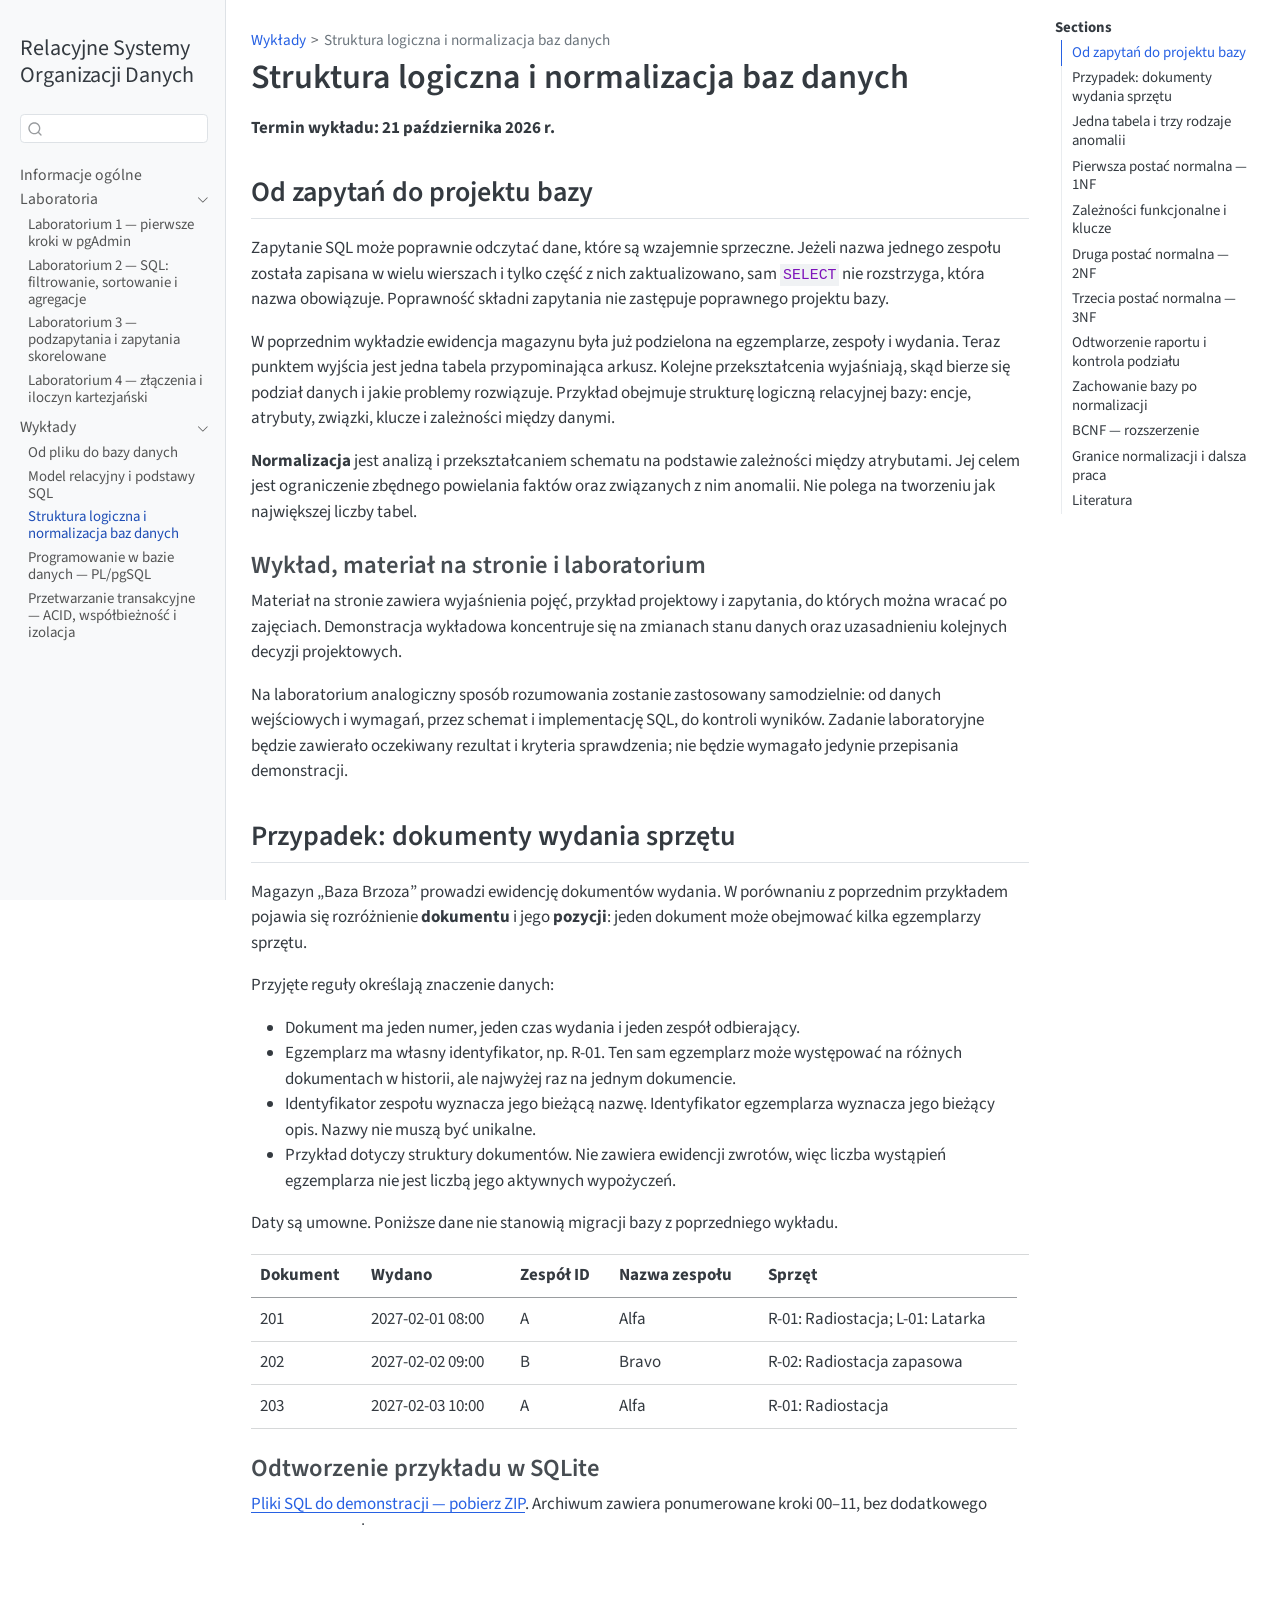
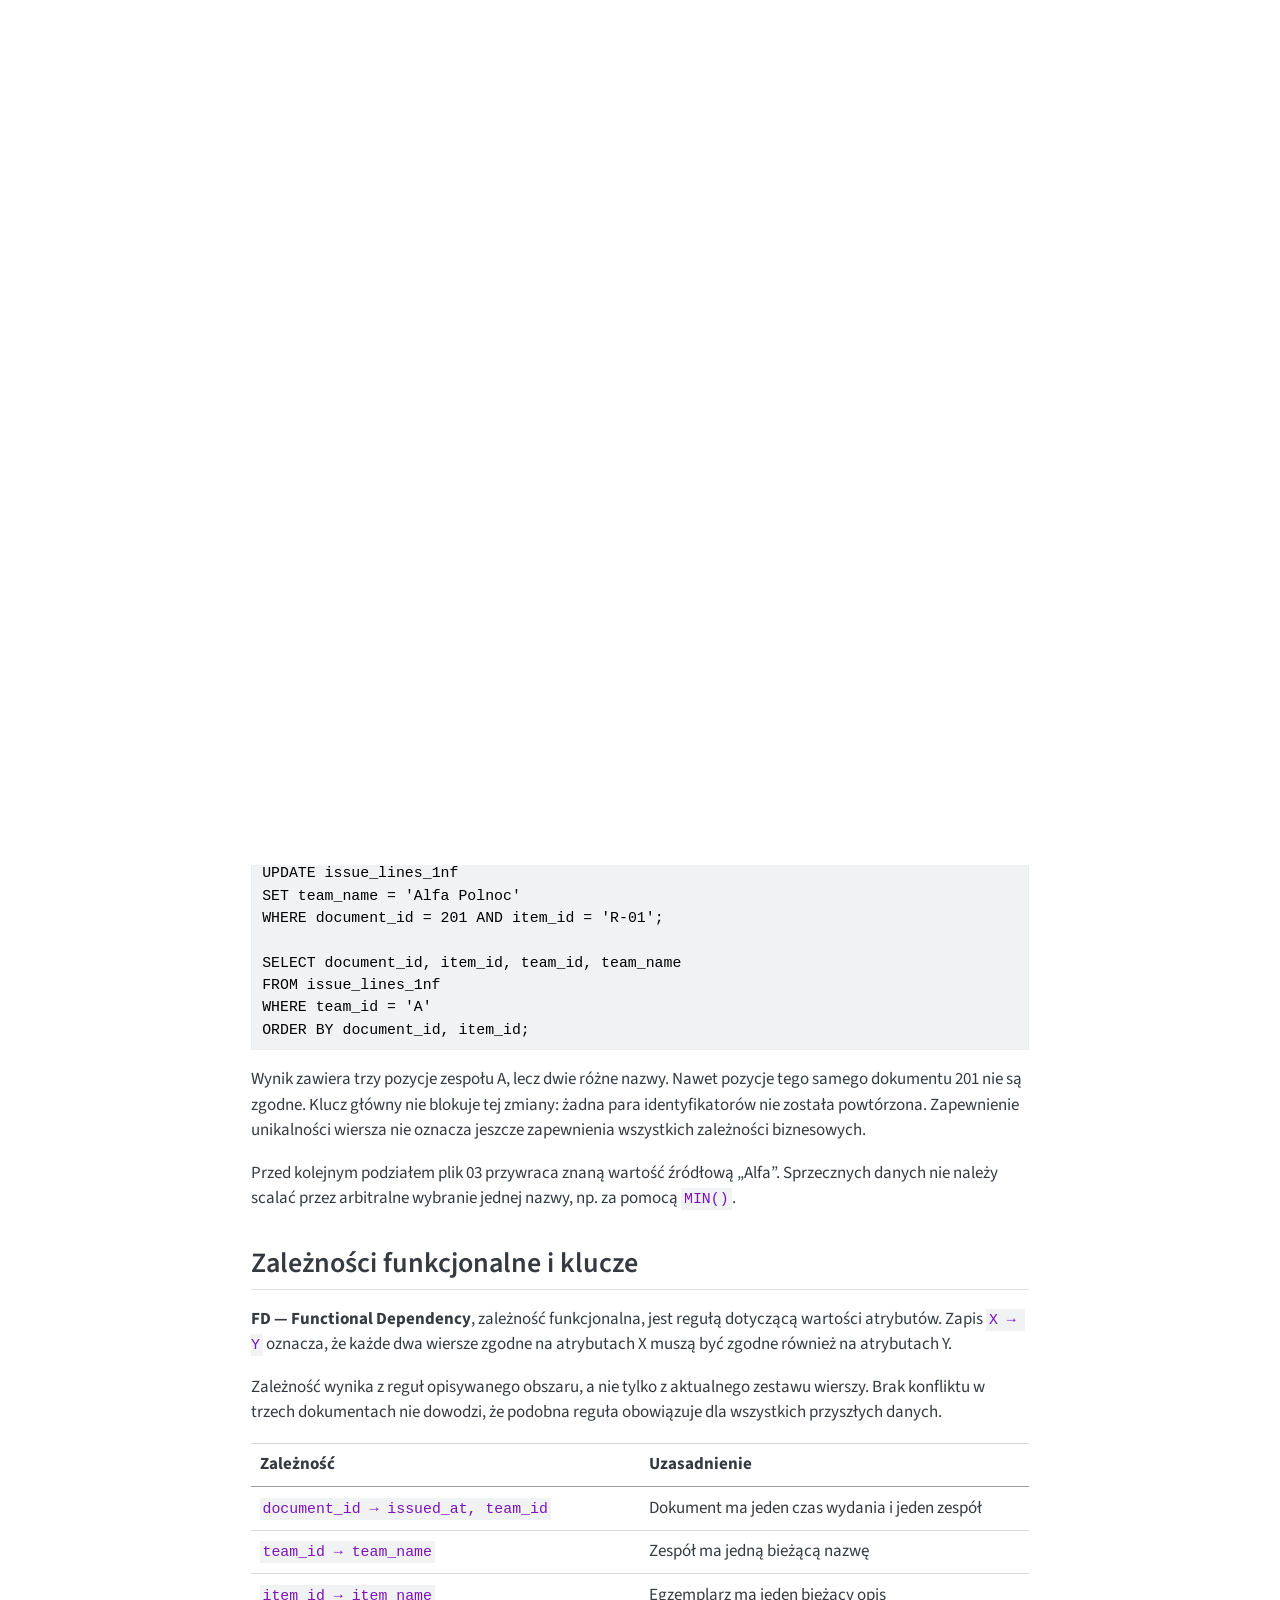
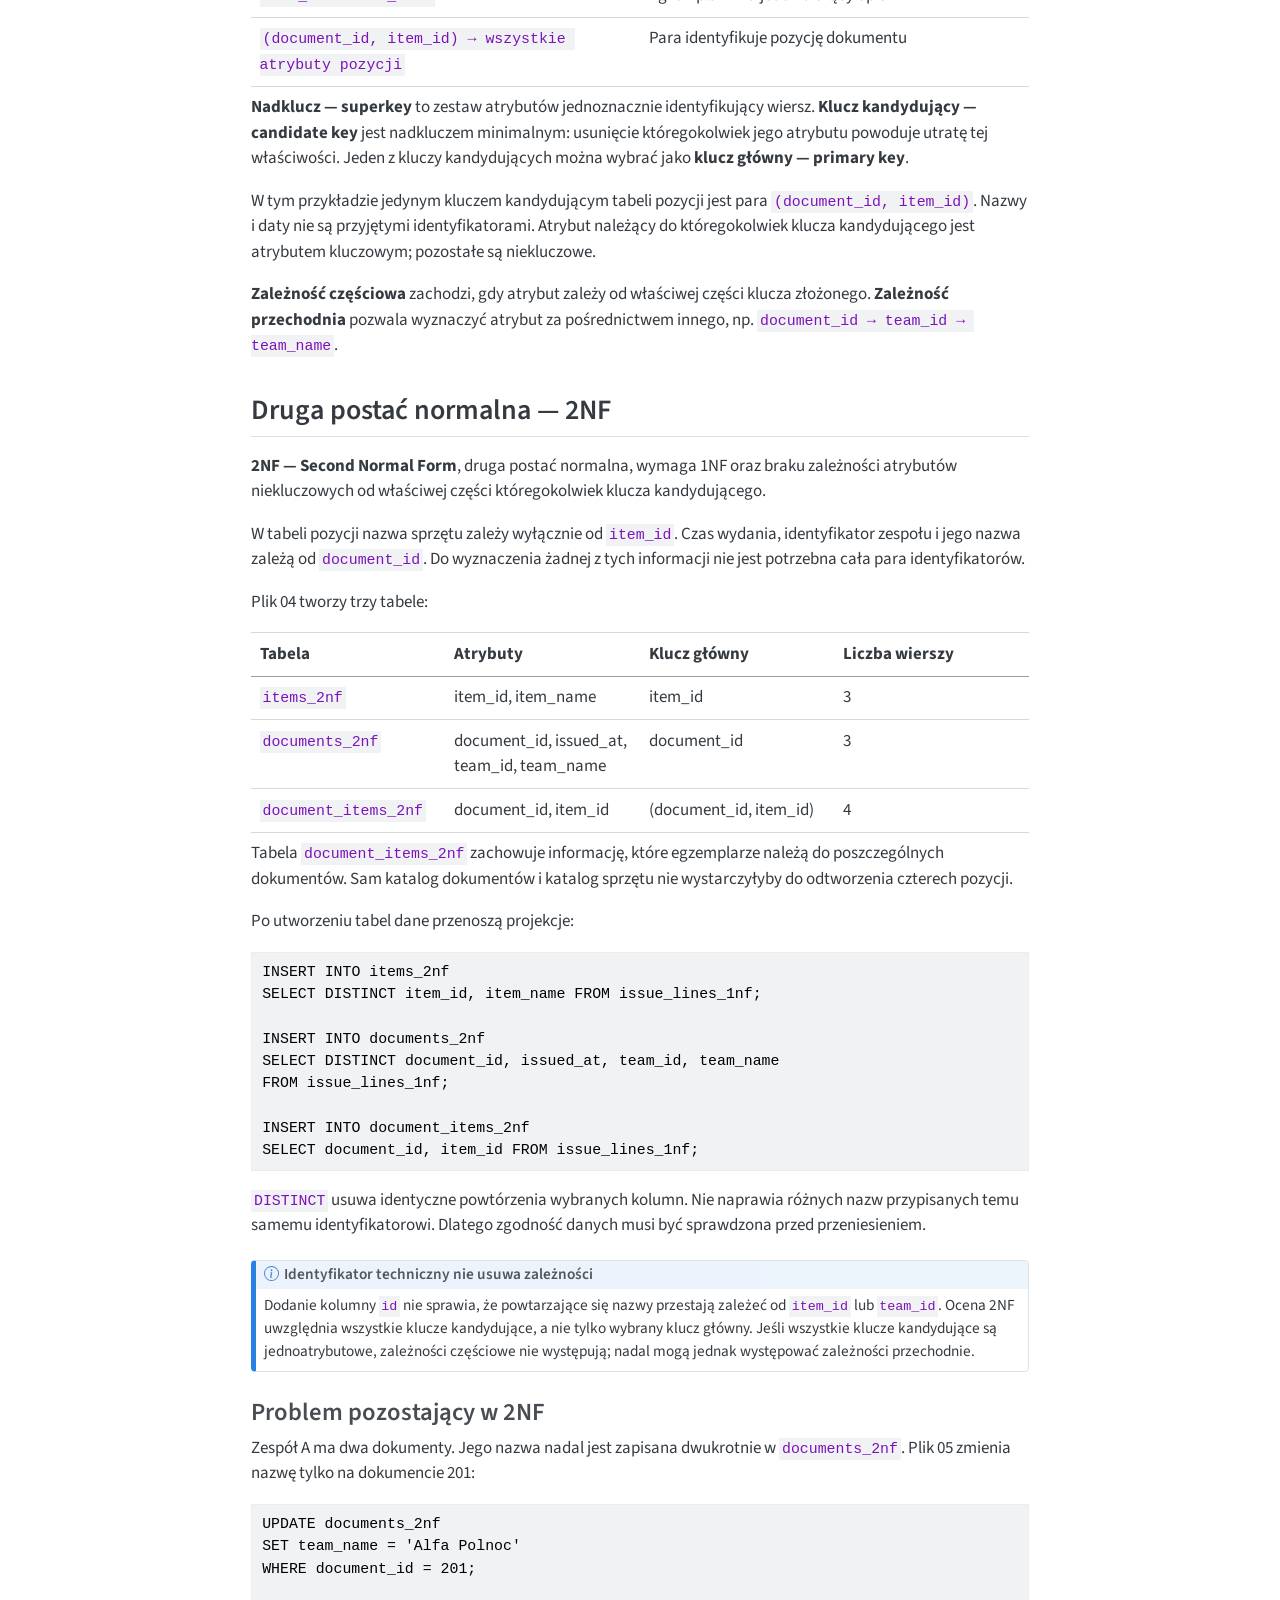
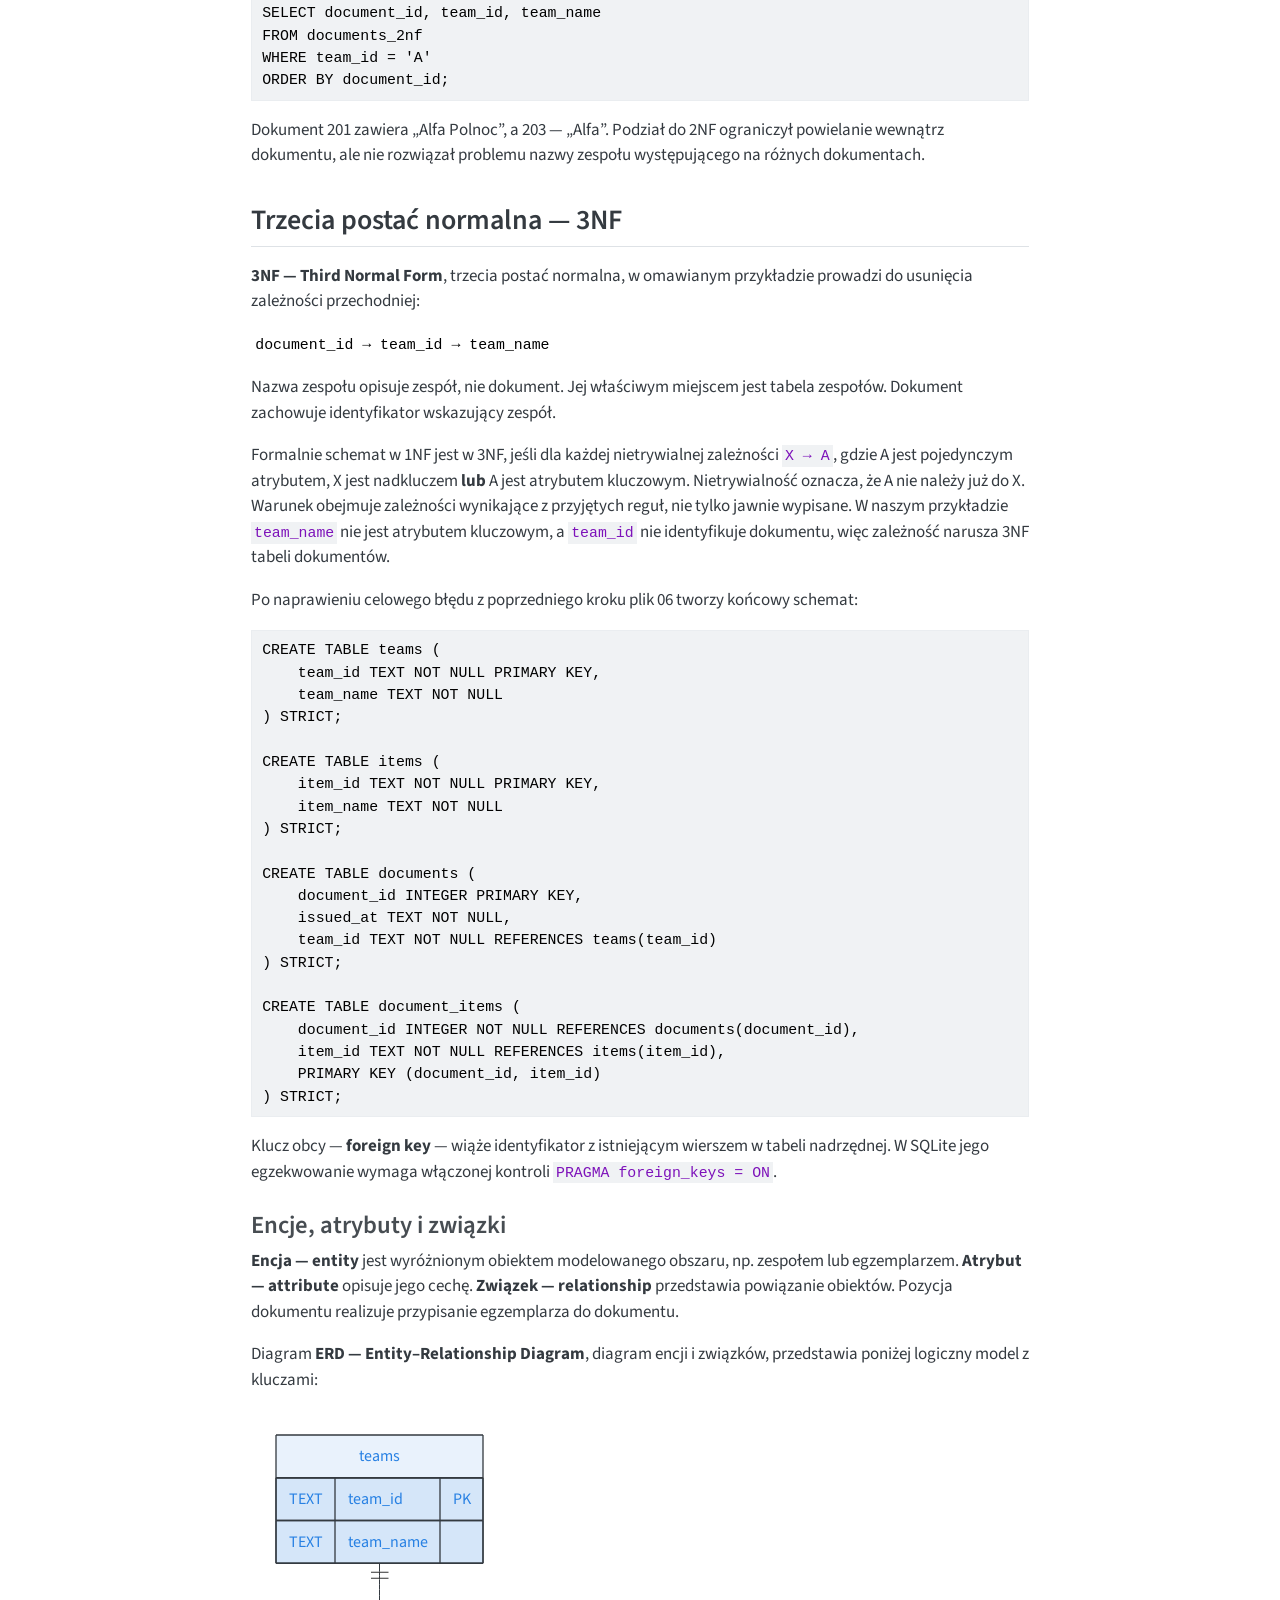
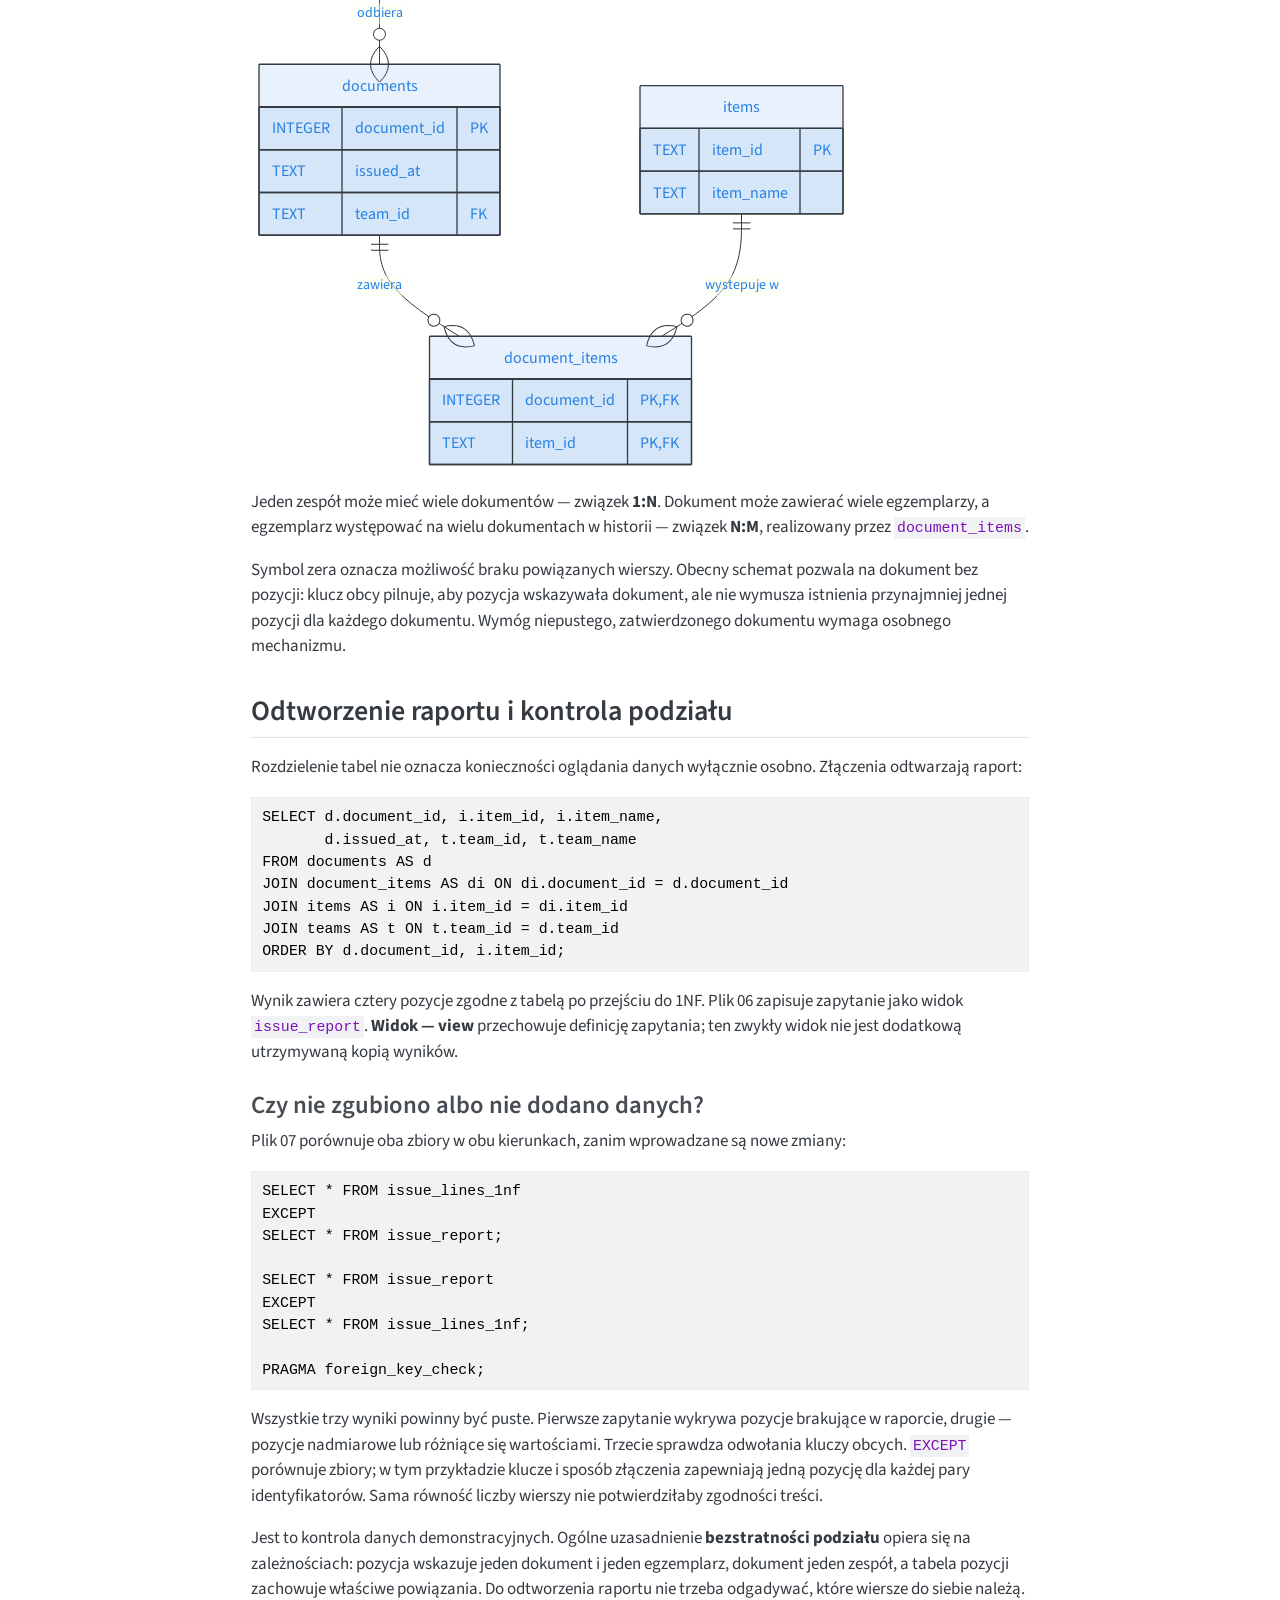
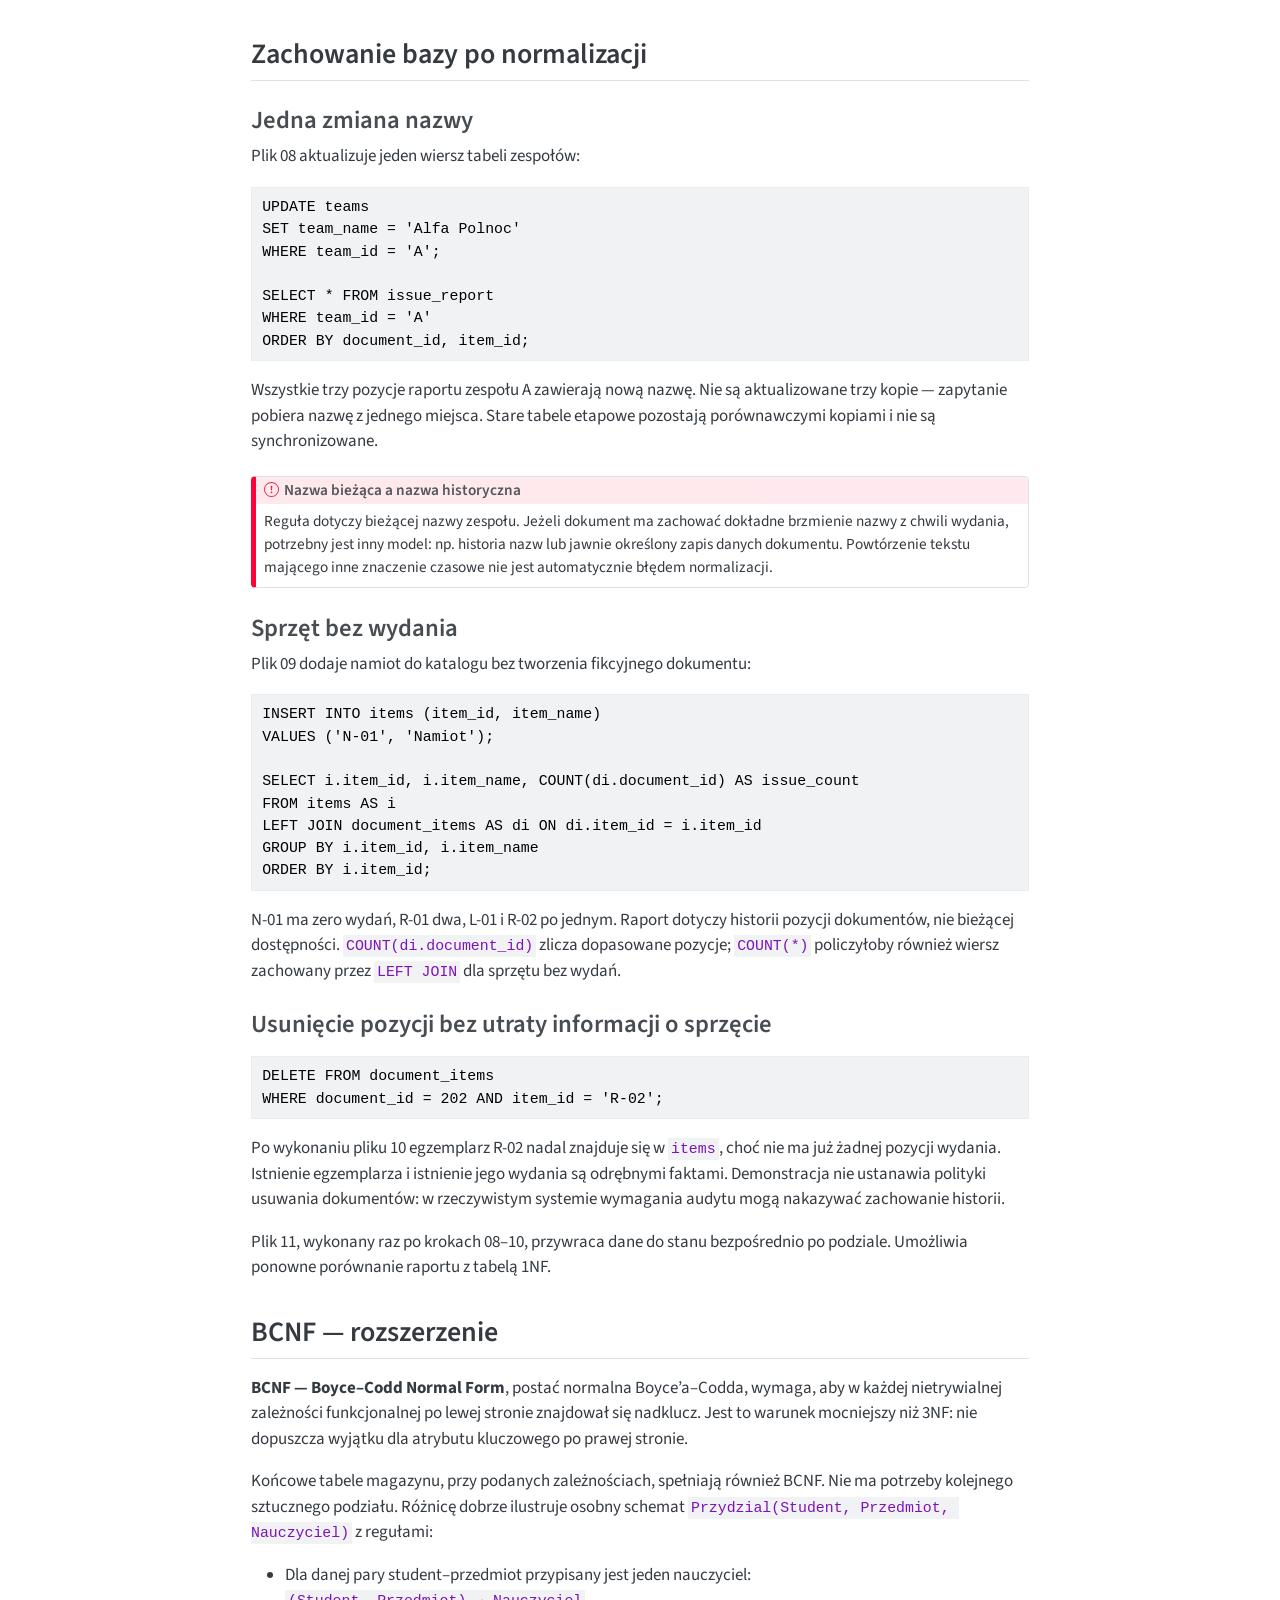
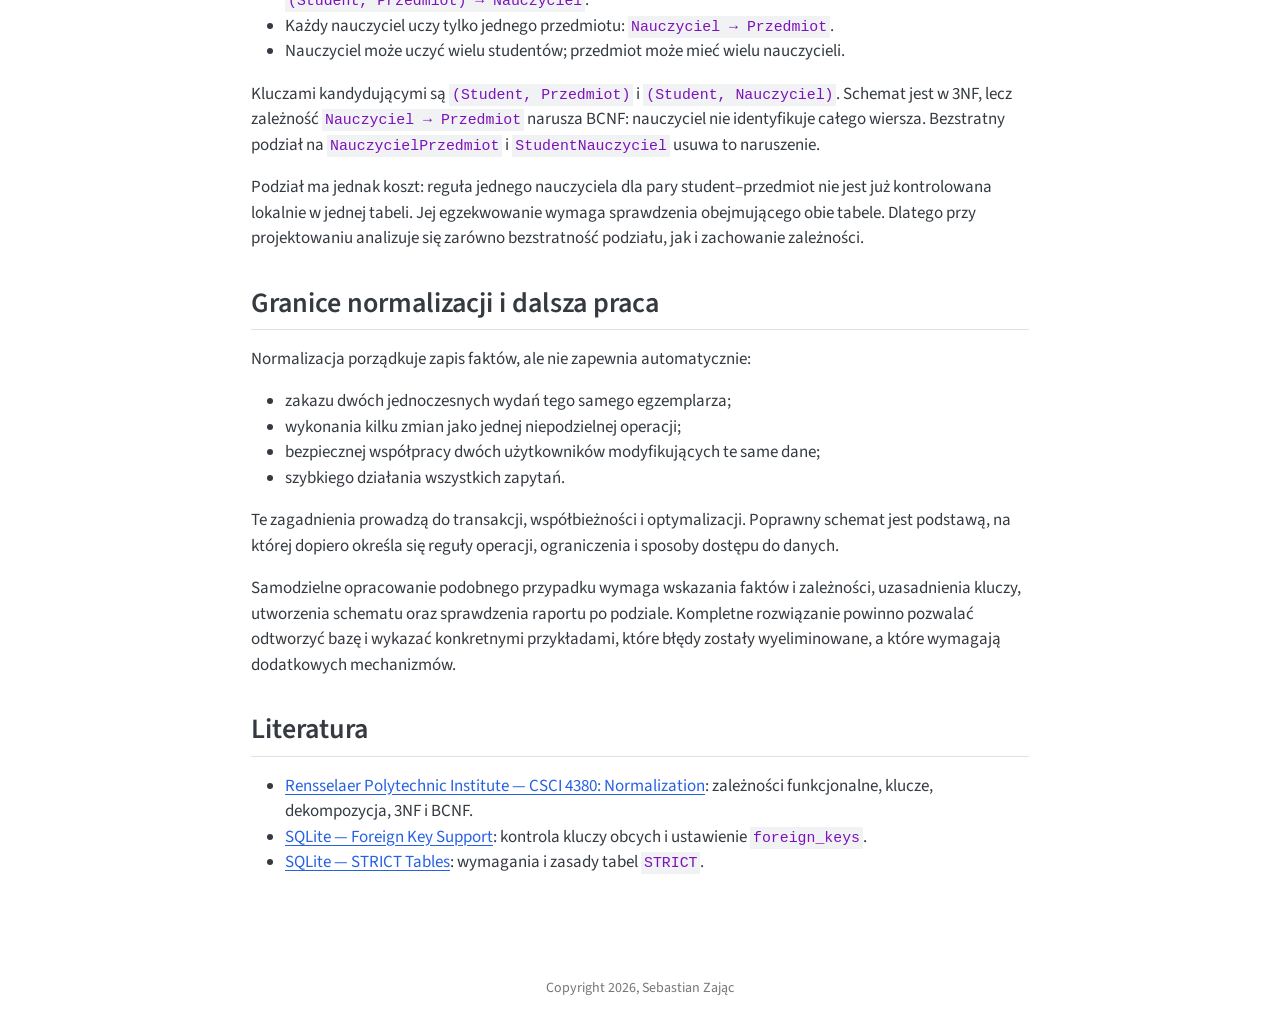
<file: docs/lectures/wyklad3.html>
<!DOCTYPE html>
<html xmlns="http://www.w3.org/1999/xhtml" lang="en" xml:lang="en"><head>

<meta charset="utf-8">
<meta name="generator" content="quarto-1.11.9">

<meta name="viewport" content="width=device-width, initial-scale=1.0, user-scalable=yes">


<title>Struktura logiczna i normalizacja baz danych – Relacyjne Systemy Organizacji Danych</title>
<style>
/* Default styles provided by pandoc.
** See https://pandoc.org/MANUAL.html#variables-for-html for config info.
*/
span.smallcaps{font-variant: small-caps;}
div.columns{display: flex; gap: 1.5em;}
div.column{flex: auto;}
@media screen {
div.columns{gap: min(4vw, 1.5em);}
div.column{overflow-x: auto;}
}
div.hanging-indent{margin-left: 1.5em; text-indent: -1.5em;}
ul.task-list{list-style: none;}
ul.task-list li input[type="checkbox"] {
  width: 0.8em;
  margin: 0 0.8em 0.2em -1em; /* quarto-specific, see https://github.com/quarto-dev/quarto-cli/issues/4556 */ 
  vertical-align: middle;
}
/* CSS for syntax highlighting */
html { -webkit-text-size-adjust: 100%; }
pre > code.sourceCode { white-space: pre; position: relative; }
pre > code.sourceCode > span { display: inline-block; line-height: 1.25; }
pre > code.sourceCode > span:empty { height: 1.2em; }
.sourceCode { overflow: visible; }
code.sourceCode > span { color: inherit; text-decoration: inherit; }
div.sourceCode { margin: 1em 0; }
pre.sourceCode { margin: 0; }
@media screen {
div.sourceCode { overflow: auto; }
}
@media print {
pre > code.sourceCode { white-space: pre-wrap; }
pre > code.sourceCode > span { text-indent: -5em; padding-left: 5em; }
}
pre.numberSource code
  { counter-reset: source-line 0; }
pre.numberSource code > span
  { position: relative; left: -4em; counter-increment: source-line; }
pre.numberSource code > span > a:first-child::before
  { content: counter(source-line);
    position: relative; left: -1em; text-align: right; vertical-align: baseline;
    border: none; display: inline-block;
    -webkit-touch-callout: none; -webkit-user-select: none;
    -khtml-user-select: none; -moz-user-select: none;
    -ms-user-select: none; user-select: none;
    padding: 0 4px; width: 4em;
  }
pre.numberSource { margin-left: 3em;  padding-left: 4px; }
div.sourceCode
  {   }
@media screen {
pre > code.sourceCode > span > a:first-child::before { text-decoration: underline; }
}
</style>


<script src="../site_libs/quarto-nav/quarto-nav.js"></script>
<script src="../site_libs/quarto-nav/headroom.min.js"></script>
<script src="../site_libs/clipboard/clipboard.min.js"></script>
<script src="../site_libs/quarto-search/autocomplete.umd.js"></script>
<script src="../site_libs/quarto-search/fuse.min.js"></script>
<script src="../site_libs/quarto-search/quarto-search.js"></script>
<meta name="quarto:offset" content="../">
<script src="../site_libs/quarto-html/quarto.js" type="module"></script>
<script src="../site_libs/quarto-html/tabsets/tabsets.js" type="module"></script>
<script src="../site_libs/quarto-html/scrollable-regions/scrollable-regions.js" type="module"></script>
<script src="../site_libs/quarto-html/popper.min.js"></script>
<script src="../site_libs/quarto-html/tippy.umd.min.js"></script>
<script src="../site_libs/quarto-html/anchor.min.js"></script>
<link href="../site_libs/quarto-html/tippy.css" rel="stylesheet">
<script src="../site_libs/bootstrap/bootstrap.min.js"></script>
<link href="../site_libs/bootstrap/bootstrap-icons.css" rel="stylesheet">
<link href="../site_libs/bootstrap/bootstrap-e53eac6f3a25f5e6c14afb8711b7faf1.min.css" rel="stylesheet" append-hash="true" id="quarto-bootstrap" data-mode="light">
<script id="quarto-search-options" type="application/json">{
  "location": "sidebar",
  "copy-button": false,
  "collapse-after": 3,
  "panel-placement": "start",
  "type": "textbox",
  "limit": 50,
  "keyboard-shortcut": [
    "f",
    "/",
    "s"
  ],
  "show-item-context": false,
  "language": {
    "search-no-results-text": "No results",
    "search-matching-documents-text": "matching documents",
    "search-copy-link-title": "Copy link to search",
    "search-hide-matches-text": "Hide additional matches",
    "search-more-match-text": "more match in this document",
    "search-more-matches-text": "more matches in this document",
    "search-clear-button-title": "Clear",
    "search-text-placeholder": "",
    "search-detached-cancel-button-title": "Cancel",
    "search-submit-button-title": "Submit",
    "search-label": "Search"
  }
}</script>
<script src="../site_libs/quarto-diagram/mermaid.min.js"></script>
<script src="../site_libs/quarto-diagram/mermaid-init.js"></script>
<link href="../site_libs/quarto-diagram/mermaid.css" rel="stylesheet">


<link rel="stylesheet" href="../style.css">
</head>

<body class="nav-sidebar docked quarto-light"><a id="quarto-skip-link" class="visually-hidden-focusable" href="#quarto-document-content">Skip to main content</a>

<div id="quarto-search-results"></div>
  <header id="quarto-header" class="headroom fixed-top">
  <nav class="quarto-secondary-nav" aria-label="Toolbar">
    <div class="container-fluid d-flex">
      <button type="button" class="quarto-btn-toggle btn" data-bs-toggle="collapse" role="button" data-bs-target=".quarto-sidebar-collapse-item" aria-controls="quarto-sidebar" aria-expanded="false" aria-label="Toggle sidebar navigation" onclick="if (window.quartoToggleHeadroom) { window.quartoToggleHeadroom(); }">
        <i class="bi bi-layout-text-sidebar-reverse"></i>
      </button>
        <nav class="quarto-page-breadcrumbs" aria-label="Breadcrumbs"><ol class="breadcrumb"><li class="breadcrumb-item"><a href="../lectures/wyklad1.html">Wykłady</a></li><li class="breadcrumb-item"><a href="../lectures/wyklad3.html">Struktura logiczna i normalizacja baz danych</a></li></ol></nav>
        <a class="flex-grow-1" data-bs-toggle="collapse" data-bs-target=".quarto-sidebar-collapse-item" onclick="if (window.quartoToggleHeadroom) { window.quartoToggleHeadroom(); }">      
        </a>
      <button type="button" class="btn quarto-search-button" aria-label="Search" onclick="window.quartoOpenSearch();">
        <i class="bi bi-search"></i>
      </button>
    </div>
  </nav>
</header>
<!-- content -->
<div id="quarto-content" class="quarto-container page-columns page-rows-contents page-layout-article">
<!-- sidebar -->
  <nav id="quarto-sidebar" class="sidebar collapse collapse-horizontal quarto-sidebar-collapse-item sidebar-navigation docked overflow-auto" aria-label="Site">
    <div class="pt-lg-2 mt-2 text-left sidebar-header">
    <div class="sidebar-title mb-0 py-0">
      <a href="../">Relacyjne Systemy Organizacji Danych</a> 
    </div>
      </div>
        <div class="mt-2 flex-shrink-0 align-items-center">
        <div class="sidebar-search">
        <div id="quarto-search" class="" title="Search"></div>
        </div>
        </div>
    <div class="sidebar-menu-container"> 
    <ul class="list-unstyled mt-1">
        <li class="sidebar-item">
  <div class="sidebar-item-container"> 
  <a href="../index.html" class="sidebar-item-text sidebar-link">
 <span class="menu-text">Informacje ogólne</span></a>
  </div>
</li>
        <li class="sidebar-item sidebar-item-section">
      <div class="sidebar-item-container"> 
            <button type="button" class="sidebar-item-text sidebar-item-toggle sidebar-link text-start" data-bs-toggle="collapse" data-bs-target="#quarto-sidebar-section-1" aria-controls="quarto-sidebar-section-1" aria-expanded="true">
 <span class="menu-text" id="quarto-sidebar-section-1-label">Laboratoria</span><i class="bi bi-chevron-right" aria-hidden="true"></i></button>
      </div>
      <ul id="quarto-sidebar-section-1" aria-labelledby="quarto-sidebar-section-1-label" class="collapse list-unstyled sidebar-section depth1 show">  
          <li class="sidebar-item">
  <div class="sidebar-item-container"> 
  <a href="../laboratorium1.html" class="sidebar-item-text sidebar-link">
 <span class="menu-text">Laboratorium 1 — pierwsze kroki w pgAdmin</span></a>
  </div>
</li>
          <li class="sidebar-item">
  <div class="sidebar-item-container"> 
  <a href="../laboratorium2.html" class="sidebar-item-text sidebar-link">
 <span class="menu-text">Laboratorium 2 — SQL: filtrowanie, sortowanie i agregacje</span></a>
  </div>
</li>
          <li class="sidebar-item">
  <div class="sidebar-item-container"> 
  <a href="../laboratorium3.html" class="sidebar-item-text sidebar-link">
 <span class="menu-text">Laboratorium 3 — podzapytania i zapytania skorelowane</span></a>
  </div>
</li>
          <li class="sidebar-item">
  <div class="sidebar-item-container"> 
  <a href="../laboratorium4.html" class="sidebar-item-text sidebar-link">
 <span class="menu-text">Laboratorium 4 — złączenia i iloczyn kartezjański</span></a>
  </div>
</li>
      </ul>
  </li>
        <li class="sidebar-item sidebar-item-section">
      <div class="sidebar-item-container"> 
            <button type="button" class="sidebar-item-text sidebar-item-toggle sidebar-link text-start" data-bs-toggle="collapse" data-bs-target="#quarto-sidebar-section-2" aria-controls="quarto-sidebar-section-2" aria-expanded="true">
 <span class="menu-text" id="quarto-sidebar-section-2-label">Wykłady</span><i class="bi bi-chevron-right" aria-hidden="true"></i></button>
      </div>
      <ul id="quarto-sidebar-section-2" aria-labelledby="quarto-sidebar-section-2-label" class="collapse list-unstyled sidebar-section depth1 show">  
          <li class="sidebar-item">
  <div class="sidebar-item-container"> 
  <a href="../lectures/wyklad1.html" class="sidebar-item-text sidebar-link">
 <span class="menu-text">Od pliku do bazy danych</span></a>
  </div>
</li>
          <li class="sidebar-item">
  <div class="sidebar-item-container"> 
  <a href="../lectures/wyklad2.html" class="sidebar-item-text sidebar-link">
 <span class="menu-text">Model relacyjny i podstawy SQL</span></a>
  </div>
</li>
          <li class="sidebar-item">
  <div class="sidebar-item-container"> 
  <a href="../lectures/wyklad3.html" class="sidebar-item-text sidebar-link active">
 <span class="menu-text">Struktura logiczna i normalizacja baz danych</span></a>
  </div>
</li>
          <li class="sidebar-item">
  <div class="sidebar-item-container"> 
  <a href="../lectures/wyklad4.html" class="sidebar-item-text sidebar-link">
 <span class="menu-text">Programowanie w bazie danych — PL/pgSQL</span></a>
  </div>
</li>
          <li class="sidebar-item">
  <div class="sidebar-item-container"> 
  <a href="../lectures/wyklad5.html" class="sidebar-item-text sidebar-link">
 <span class="menu-text">Przetwarzanie transakcyjne — ACID, współbieżność i izolacja</span></a>
  </div>
</li>
      </ul>
  </li>
    </ul>
    </div>
</nav>
<div id="quarto-sidebar-glass" class="quarto-sidebar-collapse-item" data-bs-toggle="collapse" data-bs-target=".quarto-sidebar-collapse-item"></div>
<!-- margin-sidebar -->
    <div id="quarto-margin-sidebar" class="sidebar margin-sidebar">
        <nav id="TOC" role="doc-toc" aria-labelledby="toc-title" class="toc-active">
    <h2 id="toc-title"><strong>Sections</strong></h2>
   
  <ul class="collapse">
  <li><a href="#od-zapytań-do-projektu-bazy" id="toc-od-zapytań-do-projektu-bazy" class="nav-link active" data-scroll-target="#od-zapytań-do-projektu-bazy">Od zapytań do projektu bazy</a></li>
  <li><a href="#przypadek-dokumenty-wydania-sprzętu" id="toc-przypadek-dokumenty-wydania-sprzętu" class="nav-link" data-scroll-target="#przypadek-dokumenty-wydania-sprzętu">Przypadek: dokumenty wydania sprzętu</a></li>
  <li><a href="#jedna-tabela-i-trzy-rodzaje-anomalii" id="toc-jedna-tabela-i-trzy-rodzaje-anomalii" class="nav-link" data-scroll-target="#jedna-tabela-i-trzy-rodzaje-anomalii">Jedna tabela i trzy rodzaje anomalii</a></li>
  <li><a href="#pierwsza-postać-normalna-1nf" id="toc-pierwsza-postać-normalna-1nf" class="nav-link" data-scroll-target="#pierwsza-postać-normalna-1nf">Pierwsza postać normalna — 1NF</a></li>
  <li><a href="#zależności-funkcjonalne-i-klucze" id="toc-zależności-funkcjonalne-i-klucze" class="nav-link" data-scroll-target="#zależności-funkcjonalne-i-klucze">Zależności funkcjonalne i klucze</a></li>
  <li><a href="#druga-postać-normalna-2nf" id="toc-druga-postać-normalna-2nf" class="nav-link" data-scroll-target="#druga-postać-normalna-2nf">Druga postać normalna — 2NF</a></li>
  <li><a href="#trzecia-postać-normalna-3nf" id="toc-trzecia-postać-normalna-3nf" class="nav-link" data-scroll-target="#trzecia-postać-normalna-3nf">Trzecia postać normalna — 3NF</a></li>
  <li><a href="#odtworzenie-raportu-i-kontrola-podziału" id="toc-odtworzenie-raportu-i-kontrola-podziału" class="nav-link" data-scroll-target="#odtworzenie-raportu-i-kontrola-podziału">Odtworzenie raportu i kontrola podziału</a></li>
  <li><a href="#zachowanie-bazy-po-normalizacji" id="toc-zachowanie-bazy-po-normalizacji" class="nav-link" data-scroll-target="#zachowanie-bazy-po-normalizacji">Zachowanie bazy po normalizacji</a></li>
  <li><a href="#bcnf-rozszerzenie" id="toc-bcnf-rozszerzenie" class="nav-link" data-scroll-target="#bcnf-rozszerzenie">BCNF — rozszerzenie</a></li>
  <li><a href="#granice-normalizacji-i-dalsza-praca" id="toc-granice-normalizacji-i-dalsza-praca" class="nav-link" data-scroll-target="#granice-normalizacji-i-dalsza-praca">Granice normalizacji i dalsza praca</a></li>
  <li><a href="#literatura" id="toc-literatura" class="nav-link" data-scroll-target="#literatura">Literatura</a></li>
  </ul>
</nav>
    </div>
<!-- main -->
<main class="content" id="quarto-document-content" tabindex="-1">

<header id="title-block-header" class="quarto-title-block default"><nav class="quarto-page-breadcrumbs quarto-title-breadcrumbs d-none d-lg-block" aria-label="Breadcrumbs"><ol class="breadcrumb"><li class="breadcrumb-item"><a href="../lectures/wyklad1.html">Wykłady</a></li><li class="breadcrumb-item"><a href="../lectures/wyklad3.html">Struktura logiczna i normalizacja baz danych</a></li></ol></nav>
<div class="quarto-title">
<h1 class="title">Struktura logiczna i normalizacja baz danych</h1>
</div>



<div class="quarto-title-meta">

    
  
    
  </div>
  


</header>


<p><strong>Termin wykładu: 21 października 2026 r.</strong></p>
<section id="od-zapytań-do-projektu-bazy" class="level2">
<h2 class="anchored" data-anchor-id="od-zapytań-do-projektu-bazy">Od zapytań do projektu bazy</h2>
<p>Zapytanie SQL może poprawnie odczytać dane, które są wzajemnie sprzeczne. Jeżeli nazwa jednego zespołu została zapisana w wielu wierszach i tylko część z nich zaktualizowano, sam <code>SELECT</code> nie rozstrzyga, która nazwa obowiązuje. Poprawność składni zapytania nie zastępuje poprawnego projektu bazy.</p>
<p>W poprzednim wykładzie ewidencja magazynu była już podzielona na egzemplarze, zespoły i wydania. Teraz punktem wyjścia jest jedna tabela przypominająca arkusz. Kolejne przekształcenia wyjaśniają, skąd bierze się podział danych i jakie problemy rozwiązuje. Przykład obejmuje strukturę logiczną relacyjnej bazy: encje, atrybuty, związki, klucze i zależności między danymi.</p>
<p><strong>Normalizacja</strong> jest analizą i przekształcaniem schematu na podstawie zależności między atrybutami. Jej celem jest ograniczenie zbędnego powielania faktów oraz związanych z nim anomalii. Nie polega na tworzeniu jak największej liczby tabel.</p>
<section id="wykład-materiał-na-stronie-i-laboratorium" class="level3">
<h3 class="anchored" data-anchor-id="wykład-materiał-na-stronie-i-laboratorium">Wykład, materiał na stronie i laboratorium</h3>
<p>Materiał na stronie zawiera wyjaśnienia pojęć, przykład projektowy i zapytania, do których można wracać po zajęciach. Demonstracja wykładowa koncentruje się na zmianach stanu danych oraz uzasadnieniu kolejnych decyzji projektowych.</p>
<p>Na laboratorium analogiczny sposób rozumowania zostanie zastosowany samodzielnie: od danych wejściowych i wymagań, przez schemat i implementację SQL, do kontroli wyników. Zadanie laboratoryjne będzie zawierało oczekiwany rezultat i kryteria sprawdzenia; nie będzie wymagało jedynie przepisania demonstracji.</p>
</section>
</section>
<section id="przypadek-dokumenty-wydania-sprzętu" class="level2">
<h2 class="anchored" data-anchor-id="przypadek-dokumenty-wydania-sprzętu">Przypadek: dokumenty wydania sprzętu</h2>
<p>Magazyn „Baza Brzoza” prowadzi ewidencję dokumentów wydania. W porównaniu z poprzednim przykładem pojawia się rozróżnienie <strong>dokumentu</strong> i jego <strong>pozycji</strong>: jeden dokument może obejmować kilka egzemplarzy sprzętu.</p>
<p>Przyjęte reguły określają znaczenie danych:</p>
<ul>
<li>Dokument ma jeden numer, jeden czas wydania i jeden zespół odbierający.</li>
<li>Egzemplarz ma własny identyfikator, np. R-01. Ten sam egzemplarz może występować na różnych dokumentach w historii, ale najwyżej raz na jednym dokumencie.</li>
<li>Identyfikator zespołu wyznacza jego bieżącą nazwę. Identyfikator egzemplarza wyznacza jego bieżący opis. Nazwy nie muszą być unikalne.</li>
<li>Przykład dotyczy struktury dokumentów. Nie zawiera ewidencji zwrotów, więc liczba wystąpień egzemplarza nie jest liczbą jego aktywnych wypożyczeń.</li>
</ul>
<p>Daty są umowne. Poniższe dane nie stanowią migracji bazy z poprzedniego wykładu.</p>
<table class="caption-top table">
<thead>
<tr class="header">
<th>Dokument</th>
<th>Wydano</th>
<th>Zespół ID</th>
<th>Nazwa zespołu</th>
<th>Sprzęt</th>
</tr>
</thead>
<tbody>
<tr class="odd">
<td>201</td>
<td>2027-02-01 08:00</td>
<td>A</td>
<td>Alfa</td>
<td>R-01: Radiostacja; L-01: Latarka</td>
</tr>
<tr class="even">
<td>202</td>
<td>2027-02-02 09:00</td>
<td>B</td>
<td>Bravo</td>
<td>R-02: Radiostacja zapasowa</td>
</tr>
<tr class="odd">
<td>203</td>
<td>2027-02-03 10:00</td>
<td>A</td>
<td>Alfa</td>
<td>R-01: Radiostacja</td>
</tr>
</tbody>
</table>
<section id="odtworzenie-przykładu-w-sqlite" class="level3">
<h3 class="anchored" data-anchor-id="odtworzenie-przykładu-w-sqlite">Odtworzenie przykładu w SQLite</h3>
<p><a href="../assets/sql/rsod3-normalizacja.zip">Pliki SQL do demonstracji — pobierz ZIP</a>. Archiwum zawiera ponumerowane kroki 00–11, bez dodatkowego oprogramowania.</p>
<p>W DB Browser for SQLite:</p>
<ol type="1">
<li>Utwórz <strong>nową, pustą bazę</strong> przez <strong>New Database</strong> i zapisz ją pod nową nazwą. Anuluj okno ręcznego tworzenia tabeli.</li>
<li>Rozpakuj archiwum. W <strong>Execute SQL</strong> otwieraj i wykonuj całe pliki kolejno od 00. Po zmianach korzystaj z <strong>Write Changes</strong>.</li>
<li>Plik 00 włącza kontrolę kluczy obcych. Osobno wykonane <code>PRAGMA foreign_keys;</code> powinno zwrócić <code>1</code>. Ustawienie dotyczy połączenia; po ponownym otwarciu bazy trzeba je ponownie włączyć, poza aktywną transakcją.</li>
<li>Skrypty wymagają SQLite co najmniej 3.37 ze względu na tabele <code>STRICT</code>. Wersję sprawdza <code>SELECT sqlite_version();</code>.</li>
</ol>
<p>Skrypty tworzą kolejne tabele etapowe, aby umożliwić porównanie. Nie są przeznaczone do ponownego uruchamiania od początku na tej samej bazie. Nie należy wykonywać ich na bazie magazynu z wykładu 2. Fragmenty SQL poniżej objaśniają poszczególne kroki; pełna sekwencja wykonania znajduje się w archiwum.</p>
</section>
</section>
<section id="jedna-tabela-i-trzy-rodzaje-anomalii" class="level2">
<h2 class="anchored" data-anchor-id="jedna-tabela-i-trzy-rodzaje-anomalii">Jedna tabela i trzy rodzaje anomalii</h2>
<p>W tabeli początkowej kolumna ze sprzętem przechowuje listę. Ustalenie liczby wydań radiostacji wymaga rozpoznania poszczególnych elementów tego tekstu. Liczba wierszy jest liczbą dokumentów, a nie liczbą wydanych egzemplarzy.</p>
<p>Po rozpisaniu list na osobne wiersze pojawia się inny problem: nazwy sprzętu, nazwy zespołów i dane dokumentu są wielokrotnie kopiowane. <strong>Redundancja</strong> oznacza tutaj powtarzanie tego samego faktu, np. bieżącej nazwy zespołu A. Nie każde powtórzenie wartości jest zbędne — identyfikatory w tabeli powiązań przechowują potrzebną informację o związku.</p>
<table class="caption-top table">
<colgroup>
<col style="width: 33%">
<col style="width: 33%">
<col style="width: 33%">
</colgroup>
<thead>
<tr class="header">
<th>Anomalia</th>
<th>Operacja</th>
<th>Skutek w pojedynczej tabeli pozycji</th>
</tr>
</thead>
<tbody>
<tr class="odd">
<td>Aktualizacji</td>
<td>Zmiana nazwy zespołu tylko w jednym wierszu</td>
<td>Ten sam identyfikator ma różne nazwy</td>
</tr>
<tr class="even">
<td>Wstawiania</td>
<td>Dodanie nowego sprzętu, którego jeszcze nie wydano</td>
<td>Brakuje dokumentu potrzebnego do utworzenia pełnego wiersza</td>
</tr>
<tr class="odd">
<td>Usuwania</td>
<td>Usunięcie jedynej pozycji dotyczącej R-02</td>
<td>Znika również jedyna informacja o istnieniu i nazwie R-02</td>
</tr>
</tbody>
</table>
<p>Przyczyną jest połączenie w jednej strukturze faktów o różnych obiektach: sprzęcie, zespołach i dokumentach. Normalizacja porządkuje miejsce ich przechowywania.</p>
</section>
<section id="pierwsza-postać-normalna-1nf" class="level2">
<h2 class="anchored" data-anchor-id="pierwsza-postać-normalna-1nf">Pierwsza postać normalna — 1NF</h2>
<p><strong>1NF — First Normal Form</strong>, czyli pierwsza postać normalna, wymaga wartości atomowych w ramach przyjętych dziedzin. W tym przykładzie jednostką opisu jest pojedynczy egzemplarz na dokumencie, a nie lista egzemplarzy w jednej komórce.</p>
<p>Atomowość zależy od modelu: napis zawierający średnik nie jest automatycznie błędny. Problemem jest wykorzystanie pola tekstowego jako zbioru obiektów, które mają być osobno identyfikowane, wiązane i zliczane.</p>
<p>Po rozdzieleniu list powstaje tabela <code>issue_lines_1nf</code>:</p>
<table class="caption-top table">
<thead>
<tr class="header">
<th>document_id</th>
<th>item_id</th>
<th>item_name</th>
<th>issued_at</th>
<th>team_id</th>
<th>team_name</th>
</tr>
</thead>
<tbody>
<tr class="odd">
<td>201</td>
<td>L-01</td>
<td>Latarka</td>
<td>2027-02-01 08:00</td>
<td>A</td>
<td>Alfa</td>
</tr>
<tr class="even">
<td>201</td>
<td>R-01</td>
<td>Radiostacja</td>
<td>2027-02-01 08:00</td>
<td>A</td>
<td>Alfa</td>
</tr>
<tr class="odd">
<td>202</td>
<td>R-02</td>
<td>Radiostacja zapasowa</td>
<td>2027-02-02 09:00</td>
<td>B</td>
<td>Bravo</td>
</tr>
<tr class="even">
<td>203</td>
<td>R-01</td>
<td>Radiostacja</td>
<td>2027-02-03 10:00</td>
<td>A</td>
<td>Alfa</td>
</tr>
</tbody>
</table>
<p>Trzy dokumenty dają cztery pozycje. Jest to zmiana jednostki opisu, a nie powstanie dodatkowego wydania. W pliku 01 elementy list zostały jawnie przepisane do wierszy; nie zastosowano uniwersalnego parsera dowolnego tekstu.</p>
<div class="code-copy-outer-scaffold"><div class="sourceCode" id="cb1"><pre class="sourceCode sql code-with-copy"><code class="sourceCode sql"><span id="cb1-1"><a href="#cb1-1" aria-hidden="true" tabindex="-1"></a><span class="kw">CREATE</span> <span class="kw">TABLE</span> issue_lines_1nf (</span>
<span id="cb1-2"><a href="#cb1-2" aria-hidden="true" tabindex="-1"></a>    document_id <span class="dt">INTEGER</span> <span class="kw">NOT</span> <span class="kw">NULL</span>,</span>
<span id="cb1-3"><a href="#cb1-3" aria-hidden="true" tabindex="-1"></a>    item_id TEXT <span class="kw">NOT</span> <span class="kw">NULL</span>,</span>
<span id="cb1-4"><a href="#cb1-4" aria-hidden="true" tabindex="-1"></a>    item_name TEXT <span class="kw">NOT</span> <span class="kw">NULL</span>,</span>
<span id="cb1-5"><a href="#cb1-5" aria-hidden="true" tabindex="-1"></a>    issued_at TEXT <span class="kw">NOT</span> <span class="kw">NULL</span>,</span>
<span id="cb1-6"><a href="#cb1-6" aria-hidden="true" tabindex="-1"></a>    team_id TEXT <span class="kw">NOT</span> <span class="kw">NULL</span>,</span>
<span id="cb1-7"><a href="#cb1-7" aria-hidden="true" tabindex="-1"></a>    team_name TEXT <span class="kw">NOT</span> <span class="kw">NULL</span>,</span>
<span id="cb1-8"><a href="#cb1-8" aria-hidden="true" tabindex="-1"></a>    <span class="kw">PRIMARY</span> <span class="kw">KEY</span> (document_id, item_id)</span>
<span id="cb1-9"><a href="#cb1-9" aria-hidden="true" tabindex="-1"></a>) STRICT;</span></code></pre></div><button title="Copy to Clipboard" class="code-copy-button"><i class="bi"></i></button></div>
<p>Wstawienie danych jest osobnym poleceniem. Każdy nawias w <code>VALUES</code> zawiera wszystkie sześć wartości w kolejności jawnie wymienionych kolumn. Dane dokumentu 201 powtarzają się dla jego dwóch egzemplarzy; właśnie te powtórzenia będą punktem wyjścia do następnego podziału.</p>
<div class="code-copy-outer-scaffold"><div class="sourceCode" id="cb2"><pre class="sourceCode sql code-with-copy"><code class="sourceCode sql"><span id="cb2-1"><a href="#cb2-1" aria-hidden="true" tabindex="-1"></a><span class="kw">INSERT</span> <span class="kw">INTO</span> issue_lines_1nf (</span>
<span id="cb2-2"><a href="#cb2-2" aria-hidden="true" tabindex="-1"></a>    document_id, item_id, item_name, issued_at, team_id, team_name</span>
<span id="cb2-3"><a href="#cb2-3" aria-hidden="true" tabindex="-1"></a>)</span>
<span id="cb2-4"><a href="#cb2-4" aria-hidden="true" tabindex="-1"></a><span class="kw">VALUES</span></span>
<span id="cb2-5"><a href="#cb2-5" aria-hidden="true" tabindex="-1"></a>    (<span class="dv">201</span>, <span class="st">'R-01'</span>, <span class="st">'Radiostacja'</span>,          <span class="st">'2027-02-01 08:00'</span>, <span class="st">'A'</span>, <span class="st">'Alfa'</span>),</span>
<span id="cb2-6"><a href="#cb2-6" aria-hidden="true" tabindex="-1"></a>    (<span class="dv">201</span>, <span class="st">'L-01'</span>, <span class="st">'Latarka'</span>,             <span class="st">'2027-02-01 08:00'</span>, <span class="st">'A'</span>, <span class="st">'Alfa'</span>),</span>
<span id="cb2-7"><a href="#cb2-7" aria-hidden="true" tabindex="-1"></a>    (<span class="dv">202</span>, <span class="st">'R-02'</span>, <span class="st">'Radiostacja zapasowa'</span>, <span class="st">'2027-02-02 09:00'</span>, <span class="st">'B'</span>, <span class="st">'Bravo'</span>),</span>
<span id="cb2-8"><a href="#cb2-8" aria-hidden="true" tabindex="-1"></a>    (<span class="dv">203</span>, <span class="st">'R-01'</span>, <span class="st">'Radiostacja'</span>,          <span class="st">'2027-02-03 10:00'</span>, <span class="st">'A'</span>, <span class="st">'Alfa'</span>);</span>
<span id="cb2-9"><a href="#cb2-9" aria-hidden="true" tabindex="-1"></a></span>
<span id="cb2-10"><a href="#cb2-10" aria-hidden="true" tabindex="-1"></a><span class="kw">SELECT</span> <span class="op">*</span> <span class="kw">FROM</span> issue_lines_1nf <span class="kw">ORDER</span> <span class="kw">BY</span> document_id, item_id;</span></code></pre></div><button title="Copy to Clipboard" class="code-copy-button"><i class="bi"></i></button></div>
<p>Kod przepisuje znane dane z kroku 00, nie analizuje automatycznie listy sprzętu. <code>CREATE TABLE</code> i <code>INSERT</code> wykonuje się po jednym razie. Jeśli tabela już istnieje i jest pusta, wystarczy wykonać samo wstawienie danych.</p>
<p>Sam <code>document_id</code> nie identyfikuje pozycji, ponieważ dokument 201 ma dwie pozycje. Sam <code>item_id</code> również nie wystarcza, ponieważ R-01 występuje na dwóch dokumentach. Przy przyjętych regułach kluczem jest para <code>(document_id, item_id)</code>.</p>
<section id="dlaczego-1nf-jeszcze-nie-wystarcza" class="level3">
<h3 class="anchored" data-anchor-id="dlaczego-1nf-jeszcze-nie-wystarcza">Dlaczego 1NF jeszcze nie wystarcza</h3>
<p>Plik 02 celowo zmienia nazwę zespołu w jednej pozycji:</p>
<div class="code-copy-outer-scaffold"><div class="sourceCode" id="cb3"><pre class="sourceCode sql code-with-copy"><code class="sourceCode sql"><span id="cb3-1"><a href="#cb3-1" aria-hidden="true" tabindex="-1"></a><span class="kw">UPDATE</span> issue_lines_1nf</span>
<span id="cb3-2"><a href="#cb3-2" aria-hidden="true" tabindex="-1"></a><span class="kw">SET</span> team_name <span class="op">=</span> <span class="st">'Alfa Polnoc'</span></span>
<span id="cb3-3"><a href="#cb3-3" aria-hidden="true" tabindex="-1"></a><span class="kw">WHERE</span> document_id <span class="op">=</span> <span class="dv">201</span> <span class="kw">AND</span> item_id <span class="op">=</span> <span class="st">'R-01'</span>;</span>
<span id="cb3-4"><a href="#cb3-4" aria-hidden="true" tabindex="-1"></a></span>
<span id="cb3-5"><a href="#cb3-5" aria-hidden="true" tabindex="-1"></a><span class="kw">SELECT</span> document_id, item_id, team_id, team_name</span>
<span id="cb3-6"><a href="#cb3-6" aria-hidden="true" tabindex="-1"></a><span class="kw">FROM</span> issue_lines_1nf</span>
<span id="cb3-7"><a href="#cb3-7" aria-hidden="true" tabindex="-1"></a><span class="kw">WHERE</span> team_id <span class="op">=</span> <span class="st">'A'</span></span>
<span id="cb3-8"><a href="#cb3-8" aria-hidden="true" tabindex="-1"></a><span class="kw">ORDER</span> <span class="kw">BY</span> document_id, item_id;</span></code></pre></div><button title="Copy to Clipboard" class="code-copy-button"><i class="bi"></i></button></div>
<p>Wynik zawiera trzy pozycje zespołu A, lecz dwie różne nazwy. Nawet pozycje tego samego dokumentu 201 nie są zgodne. Klucz główny nie blokuje tej zmiany: żadna para identyfikatorów nie została powtórzona. Zapewnienie unikalności wiersza nie oznacza jeszcze zapewnienia wszystkich zależności biznesowych.</p>
<p>Przed kolejnym podziałem plik 03 przywraca znaną wartość źródłową „Alfa”. Sprzecznych danych nie należy scalać przez arbitralne wybranie jednej nazwy, np. za pomocą <code>MIN()</code>.</p>
</section>
</section>
<section id="zależności-funkcjonalne-i-klucze" class="level2">
<h2 class="anchored" data-anchor-id="zależności-funkcjonalne-i-klucze">Zależności funkcjonalne i klucze</h2>
<p><strong>FD — Functional Dependency</strong>, zależność funkcjonalna, jest regułą dotyczącą wartości atrybutów. Zapis <code>X → Y</code> oznacza, że każde dwa wiersze zgodne na atrybutach X muszą być zgodne również na atrybutach Y.</p>
<p>Zależność wynika z reguł opisywanego obszaru, a nie tylko z aktualnego zestawu wierszy. Brak konfliktu w trzech dokumentach nie dowodzi, że podobna reguła obowiązuje dla wszystkich przyszłych danych.</p>
<table class="caption-top table">
<colgroup>
<col style="width: 50%">
<col style="width: 50%">
</colgroup>
<thead>
<tr class="header">
<th>Zależność</th>
<th>Uzasadnienie</th>
</tr>
</thead>
<tbody>
<tr class="odd">
<td><code>document_id → issued_at, team_id</code></td>
<td>Dokument ma jeden czas wydania i jeden zespół</td>
</tr>
<tr class="even">
<td><code>team_id → team_name</code></td>
<td>Zespół ma jedną bieżącą nazwę</td>
</tr>
<tr class="odd">
<td><code>item_id → item_name</code></td>
<td>Egzemplarz ma jeden bieżący opis</td>
</tr>
<tr class="even">
<td><code>(document_id, item_id) → wszystkie atrybuty pozycji</code></td>
<td>Para identyfikuje pozycję dokumentu</td>
</tr>
</tbody>
</table>
<p><strong>Nadklucz — superkey</strong> to zestaw atrybutów jednoznacznie identyfikujący wiersz. <strong>Klucz kandydujący — candidate key</strong> jest nadkluczem minimalnym: usunięcie któregokolwiek jego atrybutu powoduje utratę tej właściwości. Jeden z kluczy kandydujących można wybrać jako <strong>klucz główny — primary key</strong>.</p>
<p>W tym przykładzie jedynym kluczem kandydującym tabeli pozycji jest para <code>(document_id, item_id)</code>. Nazwy i daty nie są przyjętymi identyfikatorami. Atrybut należący do któregokolwiek klucza kandydującego jest atrybutem kluczowym; pozostałe są niekluczowe.</p>
<p><strong>Zależność częściowa</strong> zachodzi, gdy atrybut zależy od właściwej części klucza złożonego. <strong>Zależność przechodnia</strong> pozwala wyznaczyć atrybut za pośrednictwem innego, np. <code>document_id → team_id → team_name</code>.</p>
</section>
<section id="druga-postać-normalna-2nf" class="level2">
<h2 class="anchored" data-anchor-id="druga-postać-normalna-2nf">Druga postać normalna — 2NF</h2>
<p><strong>2NF — Second Normal Form</strong>, druga postać normalna, wymaga 1NF oraz braku zależności atrybutów niekluczowych od właściwej części któregokolwiek klucza kandydującego.</p>
<p>W tabeli pozycji nazwa sprzętu zależy wyłącznie od <code>item_id</code>. Czas wydania, identyfikator zespołu i jego nazwa zależą od <code>document_id</code>. Do wyznaczenia żadnej z tych informacji nie jest potrzebna cała para identyfikatorów.</p>
<p>Plik 04 tworzy trzy tabele:</p>
<table class="caption-top table">
<colgroup>
<col style="width: 25%">
<col style="width: 25%">
<col style="width: 25%">
<col style="width: 25%">
</colgroup>
<thead>
<tr class="header">
<th>Tabela</th>
<th>Atrybuty</th>
<th>Klucz główny</th>
<th>Liczba wierszy</th>
</tr>
</thead>
<tbody>
<tr class="odd">
<td><code>items_2nf</code></td>
<td>item_id, item_name</td>
<td>item_id</td>
<td>3</td>
</tr>
<tr class="even">
<td><code>documents_2nf</code></td>
<td>document_id, issued_at, team_id, team_name</td>
<td>document_id</td>
<td>3</td>
</tr>
<tr class="odd">
<td><code>document_items_2nf</code></td>
<td>document_id, item_id</td>
<td>(document_id, item_id)</td>
<td>4</td>
</tr>
</tbody>
</table>
<p>Tabela <code>document_items_2nf</code> zachowuje informację, które egzemplarze należą do poszczególnych dokumentów. Sam katalog dokumentów i katalog sprzętu nie wystarczyłyby do odtworzenia czterech pozycji.</p>
<p>Po utworzeniu tabel dane przenoszą projekcje:</p>
<div class="code-copy-outer-scaffold"><div class="sourceCode" id="cb4"><pre class="sourceCode sql code-with-copy"><code class="sourceCode sql"><span id="cb4-1"><a href="#cb4-1" aria-hidden="true" tabindex="-1"></a><span class="kw">INSERT</span> <span class="kw">INTO</span> items_2nf</span>
<span id="cb4-2"><a href="#cb4-2" aria-hidden="true" tabindex="-1"></a><span class="kw">SELECT</span> <span class="kw">DISTINCT</span> item_id, item_name <span class="kw">FROM</span> issue_lines_1nf;</span>
<span id="cb4-3"><a href="#cb4-3" aria-hidden="true" tabindex="-1"></a></span>
<span id="cb4-4"><a href="#cb4-4" aria-hidden="true" tabindex="-1"></a><span class="kw">INSERT</span> <span class="kw">INTO</span> documents_2nf</span>
<span id="cb4-5"><a href="#cb4-5" aria-hidden="true" tabindex="-1"></a><span class="kw">SELECT</span> <span class="kw">DISTINCT</span> document_id, issued_at, team_id, team_name</span>
<span id="cb4-6"><a href="#cb4-6" aria-hidden="true" tabindex="-1"></a><span class="kw">FROM</span> issue_lines_1nf;</span>
<span id="cb4-7"><a href="#cb4-7" aria-hidden="true" tabindex="-1"></a></span>
<span id="cb4-8"><a href="#cb4-8" aria-hidden="true" tabindex="-1"></a><span class="kw">INSERT</span> <span class="kw">INTO</span> document_items_2nf</span>
<span id="cb4-9"><a href="#cb4-9" aria-hidden="true" tabindex="-1"></a><span class="kw">SELECT</span> document_id, item_id <span class="kw">FROM</span> issue_lines_1nf;</span></code></pre></div><button title="Copy to Clipboard" class="code-copy-button"><i class="bi"></i></button></div>
<p><code>DISTINCT</code> usuwa identyczne powtórzenia wybranych kolumn. Nie naprawia różnych nazw przypisanych temu samemu identyfikatorowi. Dlatego zgodność danych musi być sprawdzona przed przeniesieniem.</p>
<div class="callout callout-style-default callout-note callout-titled">
<div class="callout-header d-flex align-content-center">
<div class="callout-icon-container">
<i class="callout-icon"></i>
</div>
<div class="callout-title-container flex-fill">
<span class="screen-reader-only">Note</span>Identyfikator techniczny nie usuwa zależności
</div>
</div>
<div class="callout-body-container callout-body">
<p>Dodanie kolumny <code>id</code> nie sprawia, że powtarzające się nazwy przestają zależeć od <code>item_id</code> lub <code>team_id</code>. Ocena 2NF uwzględnia wszystkie klucze kandydujące, a nie tylko wybrany klucz główny. Jeśli wszystkie klucze kandydujące są jednoatrybutowe, zależności częściowe nie występują; nadal mogą jednak występować zależności przechodnie.</p>
</div>
</div>
<section id="problem-pozostający-w-2nf" class="level3">
<h3 class="anchored" data-anchor-id="problem-pozostający-w-2nf">Problem pozostający w 2NF</h3>
<p>Zespół A ma dwa dokumenty. Jego nazwa nadal jest zapisana dwukrotnie w <code>documents_2nf</code>. Plik 05 zmienia nazwę tylko na dokumencie 201:</p>
<div class="code-copy-outer-scaffold"><div class="sourceCode" id="cb5"><pre class="sourceCode sql code-with-copy"><code class="sourceCode sql"><span id="cb5-1"><a href="#cb5-1" aria-hidden="true" tabindex="-1"></a><span class="kw">UPDATE</span> documents_2nf</span>
<span id="cb5-2"><a href="#cb5-2" aria-hidden="true" tabindex="-1"></a><span class="kw">SET</span> team_name <span class="op">=</span> <span class="st">'Alfa Polnoc'</span></span>
<span id="cb5-3"><a href="#cb5-3" aria-hidden="true" tabindex="-1"></a><span class="kw">WHERE</span> document_id <span class="op">=</span> <span class="dv">201</span>;</span>
<span id="cb5-4"><a href="#cb5-4" aria-hidden="true" tabindex="-1"></a></span>
<span id="cb5-5"><a href="#cb5-5" aria-hidden="true" tabindex="-1"></a><span class="kw">SELECT</span> document_id, team_id, team_name</span>
<span id="cb5-6"><a href="#cb5-6" aria-hidden="true" tabindex="-1"></a><span class="kw">FROM</span> documents_2nf</span>
<span id="cb5-7"><a href="#cb5-7" aria-hidden="true" tabindex="-1"></a><span class="kw">WHERE</span> team_id <span class="op">=</span> <span class="st">'A'</span></span>
<span id="cb5-8"><a href="#cb5-8" aria-hidden="true" tabindex="-1"></a><span class="kw">ORDER</span> <span class="kw">BY</span> document_id;</span></code></pre></div><button title="Copy to Clipboard" class="code-copy-button"><i class="bi"></i></button></div>
<p>Dokument 201 zawiera „Alfa Polnoc”, a 203 — „Alfa”. Podział do 2NF ograniczył powielanie wewnątrz dokumentu, ale nie rozwiązał problemu nazwy zespołu występującego na różnych dokumentach.</p>
</section>
</section>
<section id="trzecia-postać-normalna-3nf" class="level2">
<h2 class="anchored" data-anchor-id="trzecia-postać-normalna-3nf">Trzecia postać normalna — 3NF</h2>
<p><strong>3NF — Third Normal Form</strong>, trzecia postać normalna, w omawianym przykładzie prowadzi do usunięcia zależności przechodniej:</p>
<pre class="text"><code>document_id → team_id → team_name</code></pre>
<p>Nazwa zespołu opisuje zespół, nie dokument. Jej właściwym miejscem jest tabela zespołów. Dokument zachowuje identyfikator wskazujący zespół.</p>
<p>Formalnie schemat w 1NF jest w 3NF, jeśli dla każdej nietrywialnej zależności <code>X → A</code>, gdzie A jest pojedynczym atrybutem, X jest nadkluczem <strong>lub</strong> A jest atrybutem kluczowym. Nietrywialność oznacza, że A nie należy już do X. Warunek obejmuje zależności wynikające z przyjętych reguł, nie tylko jawnie wypisane. W naszym przykładzie <code>team_name</code> nie jest atrybutem kluczowym, a <code>team_id</code> nie identyfikuje dokumentu, więc zależność narusza 3NF tabeli dokumentów.</p>
<p>Po naprawieniu celowego błędu z poprzedniego kroku plik 06 tworzy końcowy schemat:</p>
<div class="code-copy-outer-scaffold"><div class="sourceCode" id="cb7"><pre class="sourceCode sql code-with-copy"><code class="sourceCode sql"><span id="cb7-1"><a href="#cb7-1" aria-hidden="true" tabindex="-1"></a><span class="kw">CREATE</span> <span class="kw">TABLE</span> teams (</span>
<span id="cb7-2"><a href="#cb7-2" aria-hidden="true" tabindex="-1"></a>    team_id TEXT <span class="kw">NOT</span> <span class="kw">NULL</span> <span class="kw">PRIMARY</span> <span class="kw">KEY</span>,</span>
<span id="cb7-3"><a href="#cb7-3" aria-hidden="true" tabindex="-1"></a>    team_name TEXT <span class="kw">NOT</span> <span class="kw">NULL</span></span>
<span id="cb7-4"><a href="#cb7-4" aria-hidden="true" tabindex="-1"></a>) STRICT;</span>
<span id="cb7-5"><a href="#cb7-5" aria-hidden="true" tabindex="-1"></a></span>
<span id="cb7-6"><a href="#cb7-6" aria-hidden="true" tabindex="-1"></a><span class="kw">CREATE</span> <span class="kw">TABLE</span> items (</span>
<span id="cb7-7"><a href="#cb7-7" aria-hidden="true" tabindex="-1"></a>    item_id TEXT <span class="kw">NOT</span> <span class="kw">NULL</span> <span class="kw">PRIMARY</span> <span class="kw">KEY</span>,</span>
<span id="cb7-8"><a href="#cb7-8" aria-hidden="true" tabindex="-1"></a>    item_name TEXT <span class="kw">NOT</span> <span class="kw">NULL</span></span>
<span id="cb7-9"><a href="#cb7-9" aria-hidden="true" tabindex="-1"></a>) STRICT;</span>
<span id="cb7-10"><a href="#cb7-10" aria-hidden="true" tabindex="-1"></a></span>
<span id="cb7-11"><a href="#cb7-11" aria-hidden="true" tabindex="-1"></a><span class="kw">CREATE</span> <span class="kw">TABLE</span> documents (</span>
<span id="cb7-12"><a href="#cb7-12" aria-hidden="true" tabindex="-1"></a>    document_id <span class="dt">INTEGER</span> <span class="kw">PRIMARY</span> <span class="kw">KEY</span>,</span>
<span id="cb7-13"><a href="#cb7-13" aria-hidden="true" tabindex="-1"></a>    issued_at TEXT <span class="kw">NOT</span> <span class="kw">NULL</span>,</span>
<span id="cb7-14"><a href="#cb7-14" aria-hidden="true" tabindex="-1"></a>    team_id TEXT <span class="kw">NOT</span> <span class="kw">NULL</span> <span class="kw">REFERENCES</span> teams(team_id)</span>
<span id="cb7-15"><a href="#cb7-15" aria-hidden="true" tabindex="-1"></a>) STRICT;</span>
<span id="cb7-16"><a href="#cb7-16" aria-hidden="true" tabindex="-1"></a></span>
<span id="cb7-17"><a href="#cb7-17" aria-hidden="true" tabindex="-1"></a><span class="kw">CREATE</span> <span class="kw">TABLE</span> document_items (</span>
<span id="cb7-18"><a href="#cb7-18" aria-hidden="true" tabindex="-1"></a>    document_id <span class="dt">INTEGER</span> <span class="kw">NOT</span> <span class="kw">NULL</span> <span class="kw">REFERENCES</span> documents(document_id),</span>
<span id="cb7-19"><a href="#cb7-19" aria-hidden="true" tabindex="-1"></a>    item_id TEXT <span class="kw">NOT</span> <span class="kw">NULL</span> <span class="kw">REFERENCES</span> items(item_id),</span>
<span id="cb7-20"><a href="#cb7-20" aria-hidden="true" tabindex="-1"></a>    <span class="kw">PRIMARY</span> <span class="kw">KEY</span> (document_id, item_id)</span>
<span id="cb7-21"><a href="#cb7-21" aria-hidden="true" tabindex="-1"></a>) STRICT;</span></code></pre></div><button title="Copy to Clipboard" class="code-copy-button"><i class="bi"></i></button></div>
<p>Klucz obcy — <strong>foreign key</strong> — wiąże identyfikator z istniejącym wierszem w tabeli nadrzędnej. W SQLite jego egzekwowanie wymaga włączonej kontroli <code>PRAGMA foreign_keys = ON</code>.</p>
<section id="encje-atrybuty-i-związki" class="level3">
<h3 class="anchored" data-anchor-id="encje-atrybuty-i-związki">Encje, atrybuty i związki</h3>
<p><strong>Encja — entity</strong> jest wyróżnionym obiektem modelowanego obszaru, np. zespołem lub egzemplarzem. <strong>Atrybut — attribute</strong> opisuje jego cechę. <strong>Związek — relationship</strong> przedstawia powiązanie obiektów. Pozycja dokumentu realizuje przypisanie egzemplarza do dokumentu.</p>
<p>Diagram <strong>ERD — Entity–Relationship Diagram</strong>, diagram encji i związków, przedstawia poniżej logiczny model z kluczami:</p>
<div class="cell" data-layout-align="default">
<div class="cell-output-display">
<div>
<p></p><figure class="figure"><p></p>
<div>

<pre class="mermaid mermaid-js">erDiagram
    teams ||--o{ documents : "odbiera"
    documents ||--o{ document_items : "zawiera"
    items ||--o{ document_items : "wystepuje w"
    teams {
        TEXT team_id PK
        TEXT team_name
    }
    documents {
        INTEGER document_id PK
        TEXT issued_at
        TEXT team_id FK
    }
    items {
        TEXT item_id PK
        TEXT item_name
    }
    document_items {
        INTEGER document_id PK, FK
        TEXT item_id PK, FK
    }
</pre>
</div>
<p></p></figure><p></p>
</div>
</div>
</div>
<p>Jeden zespół może mieć wiele dokumentów — związek <strong>1:N</strong>. Dokument może zawierać wiele egzemplarzy, a egzemplarz występować na wielu dokumentach w historii — związek <strong>N:M</strong>, realizowany przez <code>document_items</code>.</p>
<p>Symbol zera oznacza możliwość braku powiązanych wierszy. Obecny schemat pozwala na dokument bez pozycji: klucz obcy pilnuje, aby pozycja wskazywała dokument, ale nie wymusza istnienia przynajmniej jednej pozycji dla każdego dokumentu. Wymóg niepustego, zatwierdzonego dokumentu wymaga osobnego mechanizmu.</p>
</section>
</section>
<section id="odtworzenie-raportu-i-kontrola-podziału" class="level2">
<h2 class="anchored" data-anchor-id="odtworzenie-raportu-i-kontrola-podziału">Odtworzenie raportu i kontrola podziału</h2>
<p>Rozdzielenie tabel nie oznacza konieczności oglądania danych wyłącznie osobno. Złączenia odtwarzają raport:</p>
<div class="code-copy-outer-scaffold"><div class="sourceCode" id="cb8"><pre class="sourceCode sql code-with-copy"><code class="sourceCode sql"><span id="cb8-1"><a href="#cb8-1" aria-hidden="true" tabindex="-1"></a><span class="kw">SELECT</span> d.document_id, i.item_id, i.item_name,</span>
<span id="cb8-2"><a href="#cb8-2" aria-hidden="true" tabindex="-1"></a>       d.issued_at, t.team_id, t.team_name</span>
<span id="cb8-3"><a href="#cb8-3" aria-hidden="true" tabindex="-1"></a><span class="kw">FROM</span> documents <span class="kw">AS</span> d</span>
<span id="cb8-4"><a href="#cb8-4" aria-hidden="true" tabindex="-1"></a><span class="kw">JOIN</span> document_items <span class="kw">AS</span> di <span class="kw">ON</span> di.document_id <span class="op">=</span> d.document_id</span>
<span id="cb8-5"><a href="#cb8-5" aria-hidden="true" tabindex="-1"></a><span class="kw">JOIN</span> items <span class="kw">AS</span> i <span class="kw">ON</span> i.item_id <span class="op">=</span> di.item_id</span>
<span id="cb8-6"><a href="#cb8-6" aria-hidden="true" tabindex="-1"></a><span class="kw">JOIN</span> teams <span class="kw">AS</span> t <span class="kw">ON</span> t.team_id <span class="op">=</span> d.team_id</span>
<span id="cb8-7"><a href="#cb8-7" aria-hidden="true" tabindex="-1"></a><span class="kw">ORDER</span> <span class="kw">BY</span> d.document_id, i.item_id;</span></code></pre></div><button title="Copy to Clipboard" class="code-copy-button"><i class="bi"></i></button></div>
<p>Wynik zawiera cztery pozycje zgodne z tabelą po przejściu do 1NF. Plik 06 zapisuje zapytanie jako widok <code>issue_report</code>. <strong>Widok — view</strong> przechowuje definicję zapytania; ten zwykły widok nie jest dodatkową utrzymywaną kopią wyników.</p>
<section id="czy-nie-zgubiono-albo-nie-dodano-danych" class="level3">
<h3 class="anchored" data-anchor-id="czy-nie-zgubiono-albo-nie-dodano-danych">Czy nie zgubiono albo nie dodano danych?</h3>
<p>Plik 07 porównuje oba zbiory w obu kierunkach, zanim wprowadzane są nowe zmiany:</p>
<div class="code-copy-outer-scaffold"><div class="sourceCode" id="cb9"><pre class="sourceCode sql code-with-copy"><code class="sourceCode sql"><span id="cb9-1"><a href="#cb9-1" aria-hidden="true" tabindex="-1"></a><span class="kw">SELECT</span> <span class="op">*</span> <span class="kw">FROM</span> issue_lines_1nf</span>
<span id="cb9-2"><a href="#cb9-2" aria-hidden="true" tabindex="-1"></a><span class="kw">EXCEPT</span></span>
<span id="cb9-3"><a href="#cb9-3" aria-hidden="true" tabindex="-1"></a><span class="kw">SELECT</span> <span class="op">*</span> <span class="kw">FROM</span> issue_report;</span>
<span id="cb9-4"><a href="#cb9-4" aria-hidden="true" tabindex="-1"></a></span>
<span id="cb9-5"><a href="#cb9-5" aria-hidden="true" tabindex="-1"></a><span class="kw">SELECT</span> <span class="op">*</span> <span class="kw">FROM</span> issue_report</span>
<span id="cb9-6"><a href="#cb9-6" aria-hidden="true" tabindex="-1"></a><span class="kw">EXCEPT</span></span>
<span id="cb9-7"><a href="#cb9-7" aria-hidden="true" tabindex="-1"></a><span class="kw">SELECT</span> <span class="op">*</span> <span class="kw">FROM</span> issue_lines_1nf;</span>
<span id="cb9-8"><a href="#cb9-8" aria-hidden="true" tabindex="-1"></a></span>
<span id="cb9-9"><a href="#cb9-9" aria-hidden="true" tabindex="-1"></a>PRAGMA foreign_key_check;</span></code></pre></div><button title="Copy to Clipboard" class="code-copy-button"><i class="bi"></i></button></div>
<p>Wszystkie trzy wyniki powinny być puste. Pierwsze zapytanie wykrywa pozycje brakujące w raporcie, drugie — pozycje nadmiarowe lub różniące się wartościami. Trzecie sprawdza odwołania kluczy obcych. <code>EXCEPT</code> porównuje zbiory; w tym przykładzie klucze i sposób złączenia zapewniają jedną pozycję dla każdej pary identyfikatorów. Sama równość liczby wierszy nie potwierdziłaby zgodności treści.</p>
<p>Jest to kontrola danych demonstracyjnych. Ogólne uzasadnienie <strong>bezstratności podziału</strong> opiera się na zależnościach: pozycja wskazuje jeden dokument i jeden egzemplarz, dokument jeden zespół, a tabela pozycji zachowuje właściwe powiązania. Do odtworzenia raportu nie trzeba odgadywać, które wiersze do siebie należą.</p>
</section>
</section>
<section id="zachowanie-bazy-po-normalizacji" class="level2">
<h2 class="anchored" data-anchor-id="zachowanie-bazy-po-normalizacji">Zachowanie bazy po normalizacji</h2>
<section id="jedna-zmiana-nazwy" class="level3">
<h3 class="anchored" data-anchor-id="jedna-zmiana-nazwy">Jedna zmiana nazwy</h3>
<p>Plik 08 aktualizuje jeden wiersz tabeli zespołów:</p>
<div class="code-copy-outer-scaffold"><div class="sourceCode" id="cb10"><pre class="sourceCode sql code-with-copy"><code class="sourceCode sql"><span id="cb10-1"><a href="#cb10-1" aria-hidden="true" tabindex="-1"></a><span class="kw">UPDATE</span> teams</span>
<span id="cb10-2"><a href="#cb10-2" aria-hidden="true" tabindex="-1"></a><span class="kw">SET</span> team_name <span class="op">=</span> <span class="st">'Alfa Polnoc'</span></span>
<span id="cb10-3"><a href="#cb10-3" aria-hidden="true" tabindex="-1"></a><span class="kw">WHERE</span> team_id <span class="op">=</span> <span class="st">'A'</span>;</span>
<span id="cb10-4"><a href="#cb10-4" aria-hidden="true" tabindex="-1"></a></span>
<span id="cb10-5"><a href="#cb10-5" aria-hidden="true" tabindex="-1"></a><span class="kw">SELECT</span> <span class="op">*</span> <span class="kw">FROM</span> issue_report</span>
<span id="cb10-6"><a href="#cb10-6" aria-hidden="true" tabindex="-1"></a><span class="kw">WHERE</span> team_id <span class="op">=</span> <span class="st">'A'</span></span>
<span id="cb10-7"><a href="#cb10-7" aria-hidden="true" tabindex="-1"></a><span class="kw">ORDER</span> <span class="kw">BY</span> document_id, item_id;</span></code></pre></div><button title="Copy to Clipboard" class="code-copy-button"><i class="bi"></i></button></div>
<p>Wszystkie trzy pozycje raportu zespołu A zawierają nową nazwę. Nie są aktualizowane trzy kopie — zapytanie pobiera nazwę z jednego miejsca. Stare tabele etapowe pozostają porównawczymi kopiami i nie są synchronizowane.</p>
<div class="callout callout-style-default callout-important callout-titled">
<div class="callout-header d-flex align-content-center">
<div class="callout-icon-container">
<i class="callout-icon"></i>
</div>
<div class="callout-title-container flex-fill">
<span class="screen-reader-only">Important</span>Nazwa bieżąca a nazwa historyczna
</div>
</div>
<div class="callout-body-container callout-body">
<p>Reguła dotyczy bieżącej nazwy zespołu. Jeżeli dokument ma zachować dokładne brzmienie nazwy z chwili wydania, potrzebny jest inny model: np. historia nazw lub jawnie określony zapis danych dokumentu. Powtórzenie tekstu mającego inne znaczenie czasowe nie jest automatycznie błędem normalizacji.</p>
</div>
</div>
</section>
<section id="sprzęt-bez-wydania" class="level3">
<h3 class="anchored" data-anchor-id="sprzęt-bez-wydania">Sprzęt bez wydania</h3>
<p>Plik 09 dodaje namiot do katalogu bez tworzenia fikcyjnego dokumentu:</p>
<div class="code-copy-outer-scaffold"><div class="sourceCode" id="cb11"><pre class="sourceCode sql code-with-copy"><code class="sourceCode sql"><span id="cb11-1"><a href="#cb11-1" aria-hidden="true" tabindex="-1"></a><span class="kw">INSERT</span> <span class="kw">INTO</span> items (item_id, item_name)</span>
<span id="cb11-2"><a href="#cb11-2" aria-hidden="true" tabindex="-1"></a><span class="kw">VALUES</span> (<span class="st">'N-01'</span>, <span class="st">'Namiot'</span>);</span>
<span id="cb11-3"><a href="#cb11-3" aria-hidden="true" tabindex="-1"></a></span>
<span id="cb11-4"><a href="#cb11-4" aria-hidden="true" tabindex="-1"></a><span class="kw">SELECT</span> i.item_id, i.item_name, <span class="fu">COUNT</span>(di.document_id) <span class="kw">AS</span> issue_count</span>
<span id="cb11-5"><a href="#cb11-5" aria-hidden="true" tabindex="-1"></a><span class="kw">FROM</span> items <span class="kw">AS</span> i</span>
<span id="cb11-6"><a href="#cb11-6" aria-hidden="true" tabindex="-1"></a><span class="kw">LEFT</span> <span class="kw">JOIN</span> document_items <span class="kw">AS</span> di <span class="kw">ON</span> di.item_id <span class="op">=</span> i.item_id</span>
<span id="cb11-7"><a href="#cb11-7" aria-hidden="true" tabindex="-1"></a><span class="kw">GROUP</span> <span class="kw">BY</span> i.item_id, i.item_name</span>
<span id="cb11-8"><a href="#cb11-8" aria-hidden="true" tabindex="-1"></a><span class="kw">ORDER</span> <span class="kw">BY</span> i.item_id;</span></code></pre></div><button title="Copy to Clipboard" class="code-copy-button"><i class="bi"></i></button></div>
<p>N-01 ma zero wydań, R-01 dwa, L-01 i R-02 po jednym. Raport dotyczy historii pozycji dokumentów, nie bieżącej dostępności. <code>COUNT(di.document_id)</code> zlicza dopasowane pozycje; <code>COUNT(*)</code> policzyłoby również wiersz zachowany przez <code>LEFT JOIN</code> dla sprzętu bez wydań.</p>
</section>
<section id="usunięcie-pozycji-bez-utraty-informacji-o-sprzęcie" class="level3">
<h3 class="anchored" data-anchor-id="usunięcie-pozycji-bez-utraty-informacji-o-sprzęcie">Usunięcie pozycji bez utraty informacji o sprzęcie</h3>
<div class="code-copy-outer-scaffold"><div class="sourceCode" id="cb12"><pre class="sourceCode sql code-with-copy"><code class="sourceCode sql"><span id="cb12-1"><a href="#cb12-1" aria-hidden="true" tabindex="-1"></a><span class="kw">DELETE</span> <span class="kw">FROM</span> document_items</span>
<span id="cb12-2"><a href="#cb12-2" aria-hidden="true" tabindex="-1"></a><span class="kw">WHERE</span> document_id <span class="op">=</span> <span class="dv">202</span> <span class="kw">AND</span> item_id <span class="op">=</span> <span class="st">'R-02'</span>;</span></code></pre></div><button title="Copy to Clipboard" class="code-copy-button"><i class="bi"></i></button></div>
<p>Po wykonaniu pliku 10 egzemplarz R-02 nadal znajduje się w <code>items</code>, choć nie ma już żadnej pozycji wydania. Istnienie egzemplarza i istnienie jego wydania są odrębnymi faktami. Demonstracja nie ustanawia polityki usuwania dokumentów: w rzeczywistym systemie wymagania audytu mogą nakazywać zachowanie historii.</p>
<p>Plik 11, wykonany raz po krokach 08–10, przywraca dane do stanu bezpośrednio po podziale. Umożliwia ponowne porównanie raportu z tabelą 1NF.</p>
</section>
</section>
<section id="bcnf-rozszerzenie" class="level2">
<h2 class="anchored" data-anchor-id="bcnf-rozszerzenie">BCNF — rozszerzenie</h2>
<p><strong>BCNF — Boyce–Codd Normal Form</strong>, postać normalna Boyce’a–Codda, wymaga, aby w każdej nietrywialnej zależności funkcjonalnej po lewej stronie znajdował się nadklucz. Jest to warunek mocniejszy niż 3NF: nie dopuszcza wyjątku dla atrybutu kluczowego po prawej stronie.</p>
<p>Końcowe tabele magazynu, przy podanych zależnościach, spełniają również BCNF. Nie ma potrzeby kolejnego sztucznego podziału. Różnicę dobrze ilustruje osobny schemat <code>Przydzial(Student, Przedmiot, Nauczyciel)</code> z regułami:</p>
<ul>
<li>Dla danej pary student–przedmiot przypisany jest jeden nauczyciel: <code>(Student, Przedmiot) → Nauczyciel</code>.</li>
<li>Każdy nauczyciel uczy tylko jednego przedmiotu: <code>Nauczyciel → Przedmiot</code>.</li>
<li>Nauczyciel może uczyć wielu studentów; przedmiot może mieć wielu nauczycieli.</li>
</ul>
<p>Kluczami kandydującymi są <code>(Student, Przedmiot)</code> i <code>(Student, Nauczyciel)</code>. Schemat jest w 3NF, lecz zależność <code>Nauczyciel → Przedmiot</code> narusza BCNF: nauczyciel nie identyfikuje całego wiersza. Bezstratny podział na <code>NauczycielPrzedmiot</code> i <code>StudentNauczyciel</code> usuwa to naruszenie.</p>
<p>Podział ma jednak koszt: reguła jednego nauczyciela dla pary student–przedmiot nie jest już kontrolowana lokalnie w jednej tabeli. Jej egzekwowanie wymaga sprawdzenia obejmującego obie tabele. Dlatego przy projektowaniu analizuje się zarówno bezstratność podziału, jak i zachowanie zależności.</p>
</section>
<section id="granice-normalizacji-i-dalsza-praca" class="level2">
<h2 class="anchored" data-anchor-id="granice-normalizacji-i-dalsza-praca">Granice normalizacji i dalsza praca</h2>
<p>Normalizacja porządkuje zapis faktów, ale nie zapewnia automatycznie:</p>
<ul>
<li>zakazu dwóch jednoczesnych wydań tego samego egzemplarza;</li>
<li>wykonania kilku zmian jako jednej niepodzielnej operacji;</li>
<li>bezpiecznej współpracy dwóch użytkowników modyfikujących te same dane;</li>
<li>szybkiego działania wszystkich zapytań.</li>
</ul>
<p>Te zagadnienia prowadzą do transakcji, współbieżności i optymalizacji. Poprawny schemat jest podstawą, na której dopiero określa się reguły operacji, ograniczenia i sposoby dostępu do danych.</p>
<p>Samodzielne opracowanie podobnego przypadku wymaga wskazania faktów i zależności, uzasadnienia kluczy, utworzenia schematu oraz sprawdzenia raportu po podziale. Kompletne rozwiązanie powinno pozwalać odtworzyć bazę i wykazać konkretnymi przykładami, które błędy zostały wyeliminowane, a które wymagają dodatkowych mechanizmów.</p>
</section>
<section id="literatura" class="level2">
<h2 class="anchored" data-anchor-id="literatura">Literatura</h2>
<ul>
<li><a href="https://www.cs.rpi.edu/~sibel/csci4380/fall2018/course_notes/normalization.html">Rensselaer Polytechnic Institute — CSCI 4380: Normalization</a>: zależności funkcjonalne, klucze, dekompozycja, 3NF i BCNF.</li>
<li><a href="https://www.sqlite.org/foreignkeys.html">SQLite — Foreign Key Support</a>: kontrola kluczy obcych i ustawienie <code>foreign_keys</code>.</li>
<li><a href="https://www.sqlite.org/stricttables.html">SQLite — STRICT Tables</a>: wymagania i zasady tabel <code>STRICT</code>.</li>
</ul>


</section>

</main> <!-- /main -->
<script id="quarto-html-after-body" type="application/javascript">
  window.document.addEventListener("DOMContentLoaded", function (event) {
    const icon = "";
    const anchorJS = new window.AnchorJS();
    anchorJS.options = {
      placement: 'right',
      icon: icon
    };
    anchorJS.add('.anchored');
    const isCodeAnnotation = (el) => {
      for (const clz of el.classList) {
        if (clz.startsWith('code-annotation-')) {                     
          return true;
        }
      }
      return false;
    }
    const onCopySuccess = function(e) {
      // button target
      const button = e.trigger;
      // don't keep focus
      button.blur();
      // flash "checked"
      button.classList.add('code-copy-button-checked');
      var currentTitle = button.getAttribute("title");
      button.setAttribute("title", "Copied!");
      let tooltip;
      if (window.bootstrap) {
        button.setAttribute("data-bs-toggle", "tooltip");
        button.setAttribute("data-bs-placement", "left");
        button.setAttribute("data-bs-title", "Copied!");
        tooltip = new bootstrap.Tooltip(button, 
          { trigger: "manual", 
            customClass: "code-copy-button-tooltip",
            offset: [0, -8]});
        tooltip.show();    
      }
      setTimeout(function() {
        if (tooltip) {
          tooltip.hide();
          button.removeAttribute("data-bs-title");
          button.removeAttribute("data-bs-toggle");
          button.removeAttribute("data-bs-placement");
        }
        button.setAttribute("title", currentTitle);
        button.classList.remove('code-copy-button-checked');
      }, 1000);
      // clear code selection
      e.clearSelection();
    }
    const getTextToCopy = function(trigger) {
      const outerScaffold = trigger.parentElement.cloneNode(true);
      const codeEl = outerScaffold.querySelector('code');
      for (const childEl of codeEl.children) {
        if (isCodeAnnotation(childEl)) {
          childEl.remove();
        }
      }
      return codeEl.innerText;
    }
    const clipboard = new window.ClipboardJS('.code-copy-button:not([data-in-quarto-modal])', {
      text: getTextToCopy
    });
    clipboard.on('success', onCopySuccess);
    if (window.document.getElementById('quarto-embedded-source-code-modal')) {
      const clipboardModal = new window.ClipboardJS('.code-copy-button[data-in-quarto-modal]', {
        text: getTextToCopy,
        container: window.document.getElementById('quarto-embedded-source-code-modal')
      });
      clipboardModal.on('success', onCopySuccess);
    }
      var localhostRegex = new RegExp(/^(?:http|https):\/\/localhost\:?[0-9]*\//);
      var mailtoRegex = new RegExp(/^mailto:/);
        var filterRegex = new RegExp("https:\/\/sebkaz-teaching\.github\.io\/rsod2026");
      const newWindowLabel = "(opens in a new tab)";
      const newWindowNoteId = "quarto-ext-newwindow-label";
      // Links reference one hidden label through aria-describedby, so the
      // announcement never changes their accessible name.
      var describeNewWindow = (link) => {
        if (!window.document.getElementById(newWindowNoteId)) {
          var newWindowNote = window.document.createElement("span");
          newWindowNote.id = newWindowNoteId;
          newWindowNote.hidden = true;
          newWindowNote.textContent = newWindowLabel;
          window.document.body.appendChild(newWindowNote);
        }
        var describedBy = (link.getAttribute("aria-describedby") || "").split(/\s+/).filter(Boolean);
        if (!describedBy.includes(newWindowNoteId)) {
          describedBy.push(newWindowNoteId);
          link.setAttribute("aria-describedby", describedBy.join(" "));
        }
      }
      var isInternal = (href) => {
          return filterRegex.test(href) || localhostRegex.test(href) || mailtoRegex.test(href);
      }
      // Inspect non-navigation links and adorn them if external
      window.quartoDecorateExternalLinks = function (root) {
     var links = (root || window.document).querySelectorAll('a[href]:not(.nav-link):not(.navbar-brand):not(.toc-action):not(.sidebar-link):not(.sidebar-item-toggle):not(.pagination-link):not(.no-external):not([aria-hidden]):not(.dropdown-item):not(.quarto-navigation-tool):not(.about-link)');
      for (var i=0; i<links.length; i++) {
        const link = links[i];
        if (!isInternal(link.href)) {
          // undo the damage that might have been done by quarto-nav.js in the case of
          // links that we want to consider external
          if (link.dataset.originalHref !== undefined) {
            link.href = link.dataset.originalHref;
          }
            // target, if specified
            link.setAttribute("target", "_blank");
            if (link.getAttribute("rel") === null) {
              link.setAttribute("rel", "noopener");
            }
            describeNewWindow(link);
          if (!link.classList.contains('no-external-icon')) {
          }
        }
      }
      };
      window.quartoDecorateExternalLinks(window.document);
    // Esc closes the popup (WCAG 1.4.13) and focus leaving both trigger and
    // popup closes it (WCAG 2.4.11); tippy handles neither for interactive popups.
    const hideOnEscAndFocusOut = {
      name: 'hideOnEscAndFocusOut',
      defaultValue: true,
      fn(instance) {
        const dismiss = () => {
          // A show scheduled by the trigger delay would otherwise reopen it
          instance.clearDelayTimeouts();
          instance.hide();
        };
        const onKeyDown = (event) => {
          if (event.key !== 'Escape') {
            return;
          }
          // Keep Esc from also reaching page handlers (e.g. reveal.js overview),
          // except an open reveal.js slide menu, which Esc should close too.
          // The menu handles keys only when its keyboard option is on.
          const menuHandlesEsc = window.Reveal?.getPlugin?.('menu')?.isOpen() &&
            window.Reveal.getConfig().menu?.keyboard !== false;
          if (!menuHandlesEsc) {
            event.stopPropagation();
          }
          if (instance.popper.contains(window.document.activeElement)) {
            // Disabled while refocusing so the focus trigger does not reopen it
            instance.disable();
            instance.reference.focus();
            instance.enable();
          }
          dismiss();
        };
        const onFocusOut = (event) => {
          const target = event.relatedTarget;
          if (target && !instance.reference.contains(target) &&
              !instance.popper.contains(target)) {
            dismiss();
          }
        };
        // On the trigger too: a click trigger (code-annotations: select) has no
        // blur handling. Attached for the instance's lifetime so leaving the
        // trigger also cancels a show still pending on the trigger delay.
        instance.reference.addEventListener('focusout', onFocusOut);
        return {
          onShow() {
            window.document.addEventListener('keydown', onKeyDown, true);
            instance.popper.addEventListener('focusout', onFocusOut);
          },
          onHide() {
            window.document.removeEventListener('keydown', onKeyDown, true);
            instance.popper.removeEventListener('focusout', onFocusOut);
          },
          onDestroy() {
            instance.reference.removeEventListener('focusout', onFocusOut);
          },
        };
      },
    };
    function tippyHover(el, contentFn, onTriggerFn, onUntriggerFn) {
      const config = {
        allowHTML: true,
        maxWidth: 500,
        delay: 100,
        arrow: false,
        appendTo: function(el) {
            return el.parentElement;
        },
        interactive: true,
        interactiveBorder: 10,
        theme: 'quarto',
        placement: 'bottom-start',
        plugins: [hideOnEscAndFocusOut],
      };
      if (contentFn) {
        config.content = contentFn;
      }
      if (onTriggerFn) {
        config.onTrigger = onTriggerFn;
      }
      if (onUntriggerFn) {
        config.onUntrigger = onUntriggerFn;
      }
      window.tippy(el, config); 
    }
    const noterefs = window.document.querySelectorAll('a[role="doc-noteref"]');
    for (var i=0; i<noterefs.length; i++) {
      const ref = noterefs[i];
      tippyHover(ref, function() {
        // use id or data attribute instead here
        let href = ref.getAttribute('data-footnote-href') || ref.getAttribute('href');
        try { href = new URL(href).hash; } catch {}
        const id = href.replace(/^#\/?/, "");
        const note = window.document.getElementById(id);
        if (note) {
          return note.innerHTML;
        } else {
          return "";
        }
      });
    }
    const xrefs = window.document.querySelectorAll('a.quarto-xref');
    const processXRef = (id, note) => {
      // Strip column container classes
      const stripColumnClz = (el) => {
        el.classList.remove("page-full", "page-columns");
        if (el.children) {
          for (const child of el.children) {
            stripColumnClz(child);
          }
        }
      }
      stripColumnClz(note)
      if (id === null || id.startsWith('sec-')) {
        // Special case sections, only their first couple elements
        const container = document.createElement("div");
        if (note.children && note.children.length > 2) {
          container.appendChild(note.children[0].cloneNode(true));
          for (let i = 1; i < note.children.length; i++) {
            const child = note.children[i];
            if (child.tagName === "P" && child.innerText === "") {
              continue;
            } else {
              container.appendChild(child.cloneNode(true));
              break;
            }
          }
          if (window.Quarto?.typesetMath) {
            window.Quarto.typesetMath(container);
          }
          return container.innerHTML
        } else {
          if (window.Quarto?.typesetMath) {
            window.Quarto.typesetMath(note);
          }
          return note.innerHTML;
        }
      } else {
        // Remove any anchor links if they are present
        const anchorLink = note.querySelector('a.anchorjs-link');
        if (anchorLink) {
          anchorLink.remove();
        }
        if (window.Quarto?.typesetMath) {
          window.Quarto.typesetMath(note);
        }
        if (note.classList.contains("callout")) {
          return note.outerHTML;
        } else {
          return note.innerHTML;
        }
      }
    }
    for (var i=0; i<xrefs.length; i++) {
      const xref = xrefs[i];
      tippyHover(xref, undefined, function(instance) {
        instance.disable();
        let url = xref.getAttribute('href');
        let hash = undefined; 
        if (url.startsWith('#')) {
          hash = url;
        } else {
          try { hash = new URL(url).hash; } catch {}
        }
        if (hash) {
          const id = hash.replace(/^#\/?/, "");
          const note = window.document.getElementById(id);
          if (note !== null) {
            try {
              const html = processXRef(id, note.cloneNode(true));
              instance.setContent(html);
            } finally {
              instance.enable();
              instance.show();
            }
          } else {
            // See if we can fetch this
            fetch(url.split('#')[0])
            .then(res => res.text())
            .then(html => {
              const parser = new DOMParser();
              const htmlDoc = parser.parseFromString(html, "text/html");
              const note = htmlDoc.getElementById(id);
              if (note !== null) {
                const html = processXRef(id, note);
                instance.setContent(html);
              } 
            }).finally(() => {
              instance.enable();
              instance.show();
            });
          }
        } else {
          // See if we can fetch a full url (with no hash to target)
          // This is a special case and we should probably do some content thinning / targeting
          fetch(url)
          .then(res => res.text())
          .then(html => {
            const parser = new DOMParser();
            const htmlDoc = parser.parseFromString(html, "text/html");
            const note = htmlDoc.querySelector('main.content');
            if (note !== null) {
              // This should only happen for chapter cross references
              // (since there is no id in the URL)
              // remove the first header
              if (note.children.length > 0 && note.children[0].tagName === "HEADER") {
                note.children[0].remove();
              }
              const html = processXRef(null, note);
              instance.setContent(html);
            } 
          }).finally(() => {
            instance.enable();
            instance.show();
          });
        }
      }, function(instance) {
      });
    }
        let selectedAnnoteEl;
        const selectorForAnnotation = ( cell, annotation) => {
          let cellAttr = 'data-code-cell="' + cell + '"';
          let lineAttr = 'data-code-annotation="' +  annotation + '"';
          const selector = 'span[' + cellAttr + '][' + lineAttr + ']';
          return selector;
        }
        const selectCodeLines = (annoteEl) => {
          const doc = window.document;
          const targetCell = annoteEl.getAttribute("data-target-cell");
          const targetAnnotation = annoteEl.getAttribute("data-target-annotation");
          const annoteSpan = window.document.querySelector(selectorForAnnotation(targetCell, targetAnnotation));
          const lines = annoteSpan.getAttribute("data-code-lines").split(",");
          const lineIds = lines.map((line) => {
            return targetCell + "-" + line;
          })
          // Each band is positioned against its own containing block, which is
          // not the offsetParent of the lines, so place it from client rects.
          const placeBand = (band, firstEl, lastEl, codeBlock) => {
            const container = band.offsetParent;
            if (container === null) {
              return;
            }
            const containerRect = container.getBoundingClientRect();
            // Reveal.js scales slides with a transform, so convert client
            // pixels back to the CSS pixels of the container.
            const scale = containerRect.height / container.offsetHeight || 1;
            const firstRect = firstEl.getBoundingClientRect();
            const lastRect = lastEl.getBoundingClientRect();
            const top = (firstRect.top - containerRect.top) / scale - container.clientTop + container.scrollTop;
            const height = (lastRect.bottom - firstRect.top) / scale;
            band.style.top = top - 2 + "px";
            band.style.height = height + 4 + "px";
            if (codeBlock) {
              // Without the copy button wrapper, the containing block is wider
              // than the code block, so span the code block explicitly.
              const blockRect = codeBlock.getBoundingClientRect();
              band.style.left = (blockRect.left - containerRect.left) / scale - container.clientLeft + container.scrollLeft + "px";
              band.style.width = blockRect.width / scale + "px";
            }
          };
          if (lineIds.length > 0) {
            const el = window.document.getElementById(lineIds[0]);
            const lastEl = window.document.getElementById(lineIds[lineIds.length - 1]);
            const parent = el.parentElement.parentElement;
            // cook up a div (if necessary) and position it
            let div = window.document.getElementById("code-annotation-line-highlight");
            if (div === null) {
              div = window.document.createElement("div");
              div.setAttribute("id", "code-annotation-line-highlight");
              div.style.position = 'absolute';
              parent.appendChild(div);
            }
            placeBand(div, el, lastEl, parent.closest("div.sourceCode") || parent);
            let gutterDiv = window.document.getElementById("code-annotation-line-highlight-gutter");
            if (gutterDiv === null) {
              gutterDiv = window.document.createElement("div");
              gutterDiv.setAttribute("id", "code-annotation-line-highlight-gutter");
              gutterDiv.style.position = 'absolute';
              const codeCell = window.document.getElementById(targetCell);
              const gutter = codeCell.querySelector('.code-annotation-gutter');
              gutter.appendChild(gutterDiv);
            }
            placeBand(gutterDiv, el, lastEl);
            selectedAnnoteEl = annoteEl;
          }
        };
        const unselectCodeLines = () => {
          const elementsIds = ["code-annotation-line-highlight", "code-annotation-line-highlight-gutter"];
          elementsIds.forEach((elId) => {
            const div = window.document.getElementById(elId);
            if (div) {
              div.remove();
            }
          });
          selectedAnnoteEl = undefined;
        };
          // Handle positioning of the toggle
      window.addEventListener(
        "resize",
        throttle(() => {
          elRect = undefined;
          if (selectedAnnoteEl) {
            selectCodeLines(selectedAnnoteEl);
          }
        }, 10)
      );
      function throttle(fn, ms) {
      let throttle = false;
      let timer;
        return (...args) => {
          if(!throttle) { // first call gets through
              fn.apply(this, args);
              throttle = true;
          } else { // all the others get throttled
              if(timer) clearTimeout(timer); // cancel #2
              timer = setTimeout(() => {
                fn.apply(this, args);
                timer = throttle = false;
              }, ms);
          }
        };
      }
        // Attach click handler to the DT
        const annoteDls = window.document.querySelectorAll('dt[data-target-cell]');
        for (const annoteDlNode of annoteDls) {
          annoteDlNode.addEventListener('click', (event) => {
            const clickedEl = event.target;
            if (clickedEl !== selectedAnnoteEl) {
              unselectCodeLines();
              const activeEl = window.document.querySelector('dt[data-target-cell].code-annotation-active');
              if (activeEl) {
                activeEl.classList.remove('code-annotation-active');
              }
              selectCodeLines(clickedEl);
              clickedEl.classList.add('code-annotation-active');
            } else {
              // Unselect the line
              unselectCodeLines();
              clickedEl.classList.remove('code-annotation-active');
            }
          });
        }
    const findCites = (el) => {
      const parentEl = el.parentElement;
      if (parentEl) {
        const cites = parentEl.dataset.cites;
        if (cites) {
          return {
            el,
            cites: cites.split(' ')
          };
        } else {
          return findCites(el.parentElement)
        }
      } else {
        return undefined;
      }
    };
    var bibliorefs = window.document.querySelectorAll('a[role="doc-biblioref"]');
    for (var i=0; i<bibliorefs.length; i++) {
      const ref = bibliorefs[i];
      const citeInfo = findCites(ref);
      if (citeInfo) {
        tippyHover(citeInfo.el, function() {
          var popup = window.document.createElement('div');
          citeInfo.cites.forEach(function(cite) {
            var citeDiv = window.document.createElement('div');
            citeDiv.classList.add('hanging-indent');
            citeDiv.classList.add('csl-entry');
            var biblioDiv = window.document.getElementById('ref-' + cite);
            if (biblioDiv) {
              citeDiv.innerHTML = biblioDiv.innerHTML;
            }
            popup.appendChild(citeDiv);
          });
          return popup.innerHTML;
        });
      }
    }
  });
  </script>
  <script type="application/javascript">
  window.quartoScrollableRegionsLabels = {"code":"Scrollable code","output":"Scrollable output"};
  </script>
</div> <!-- /content -->
<footer class="footer">
  <div class="nav-footer">
    <div class="nav-footer-left">
      &nbsp;
    </div>   
    <div class="nav-footer-center">
<p>Copyright 2026, Sebastian Zając</p>
</div>
    <div class="nav-footer-right">
      &nbsp;
    </div>
  </div>
</footer>




</body></html>
</file>
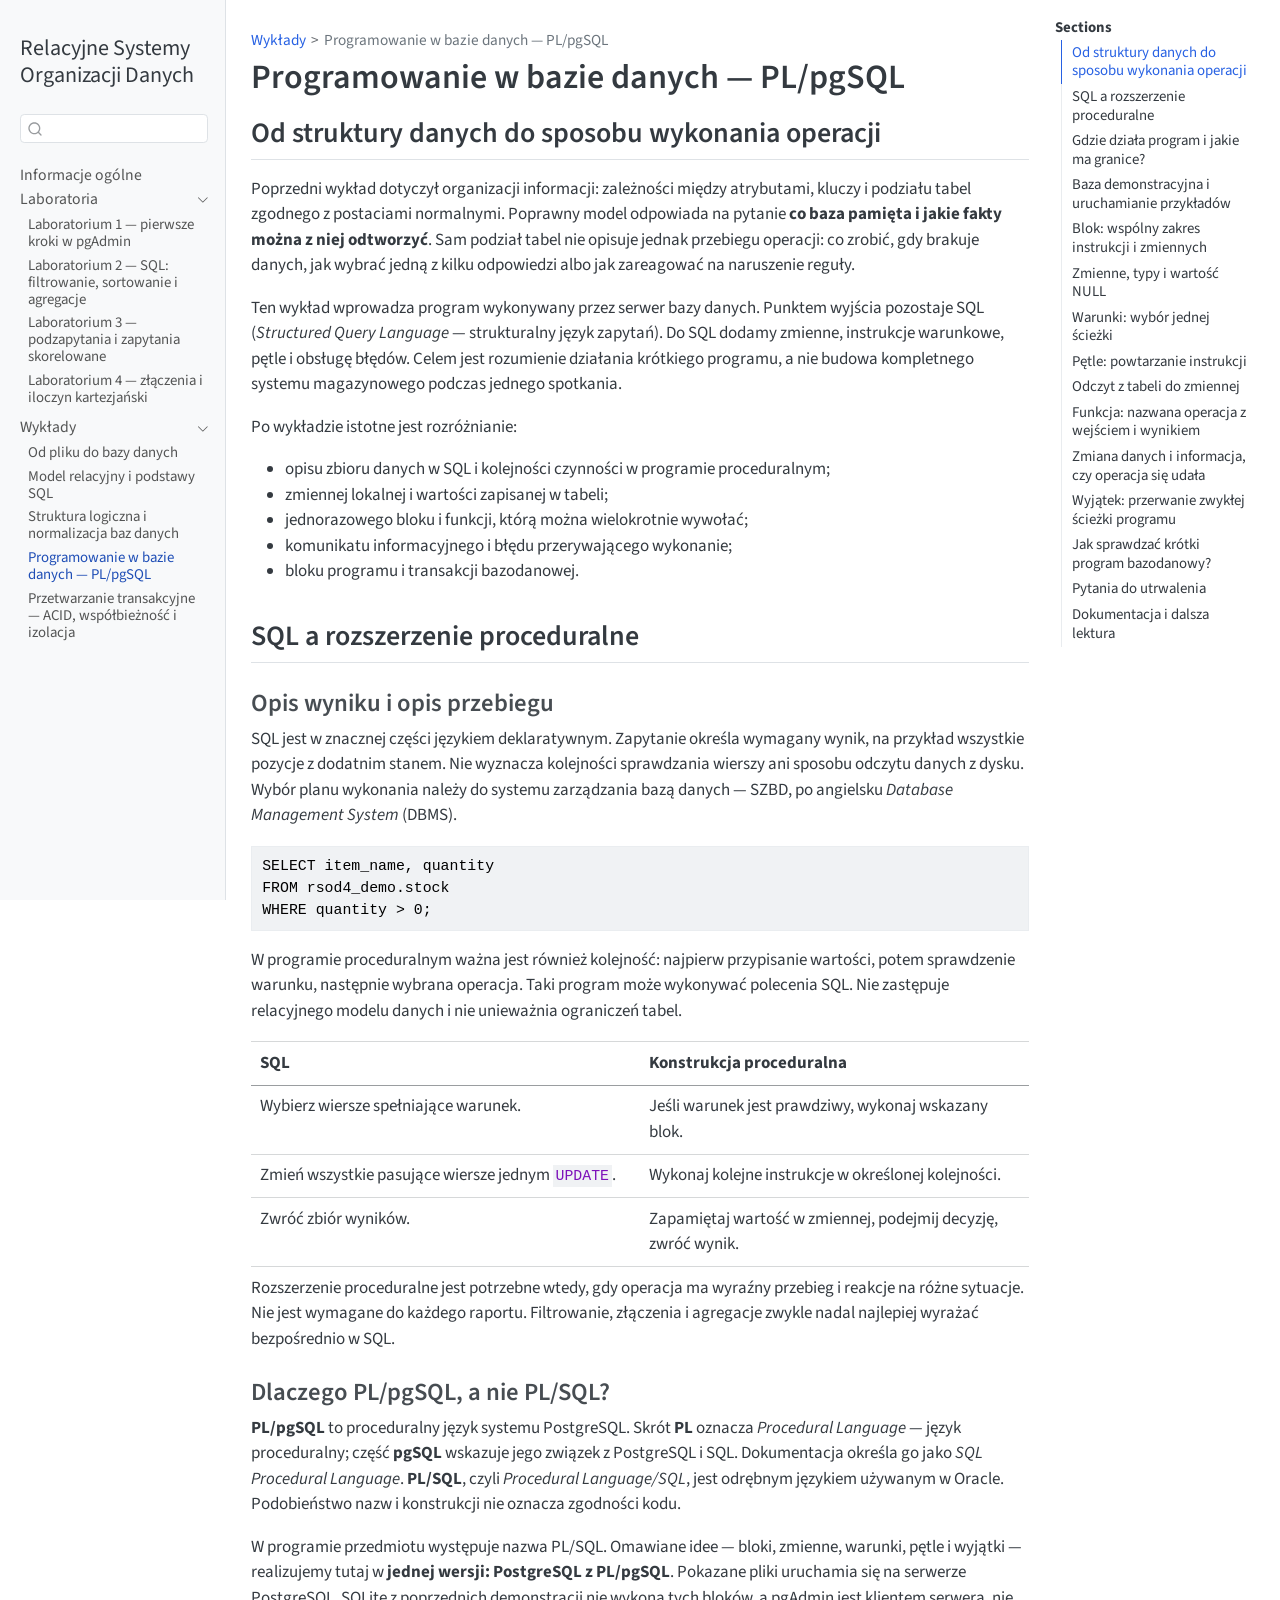
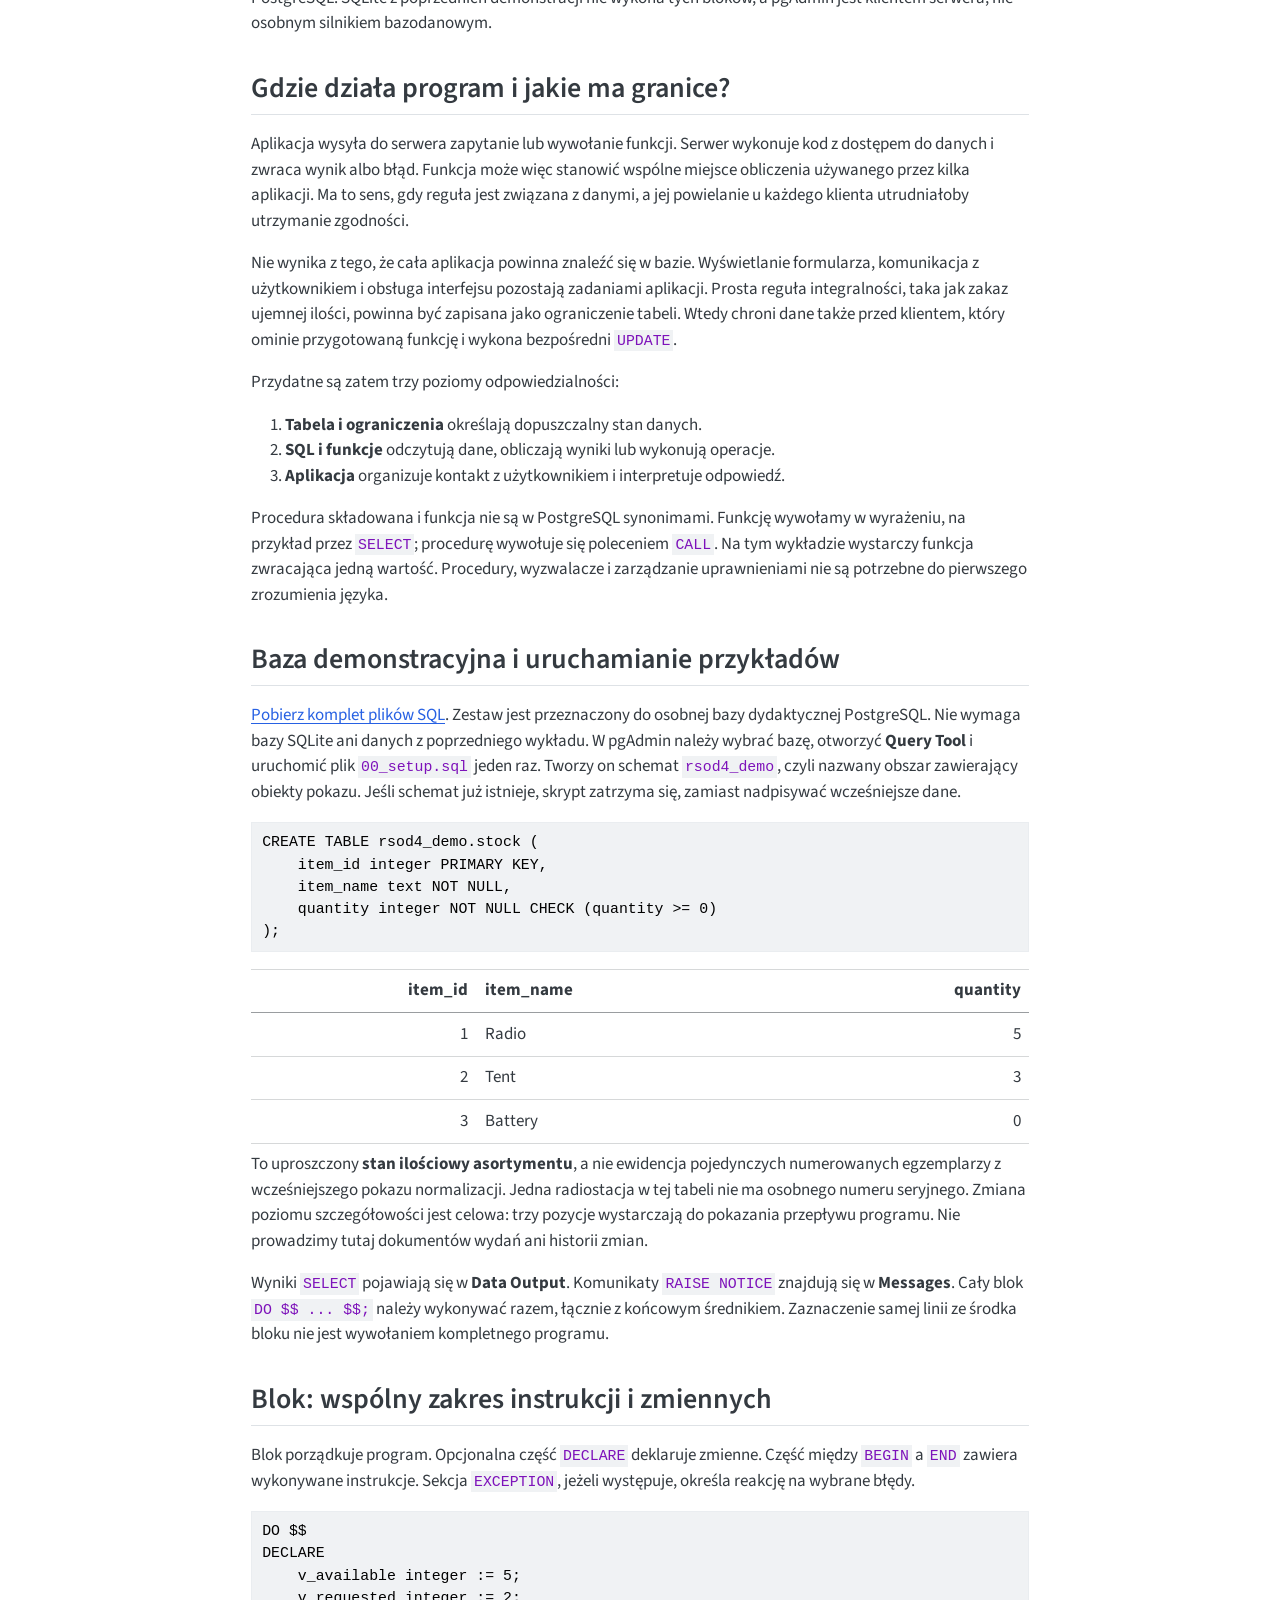
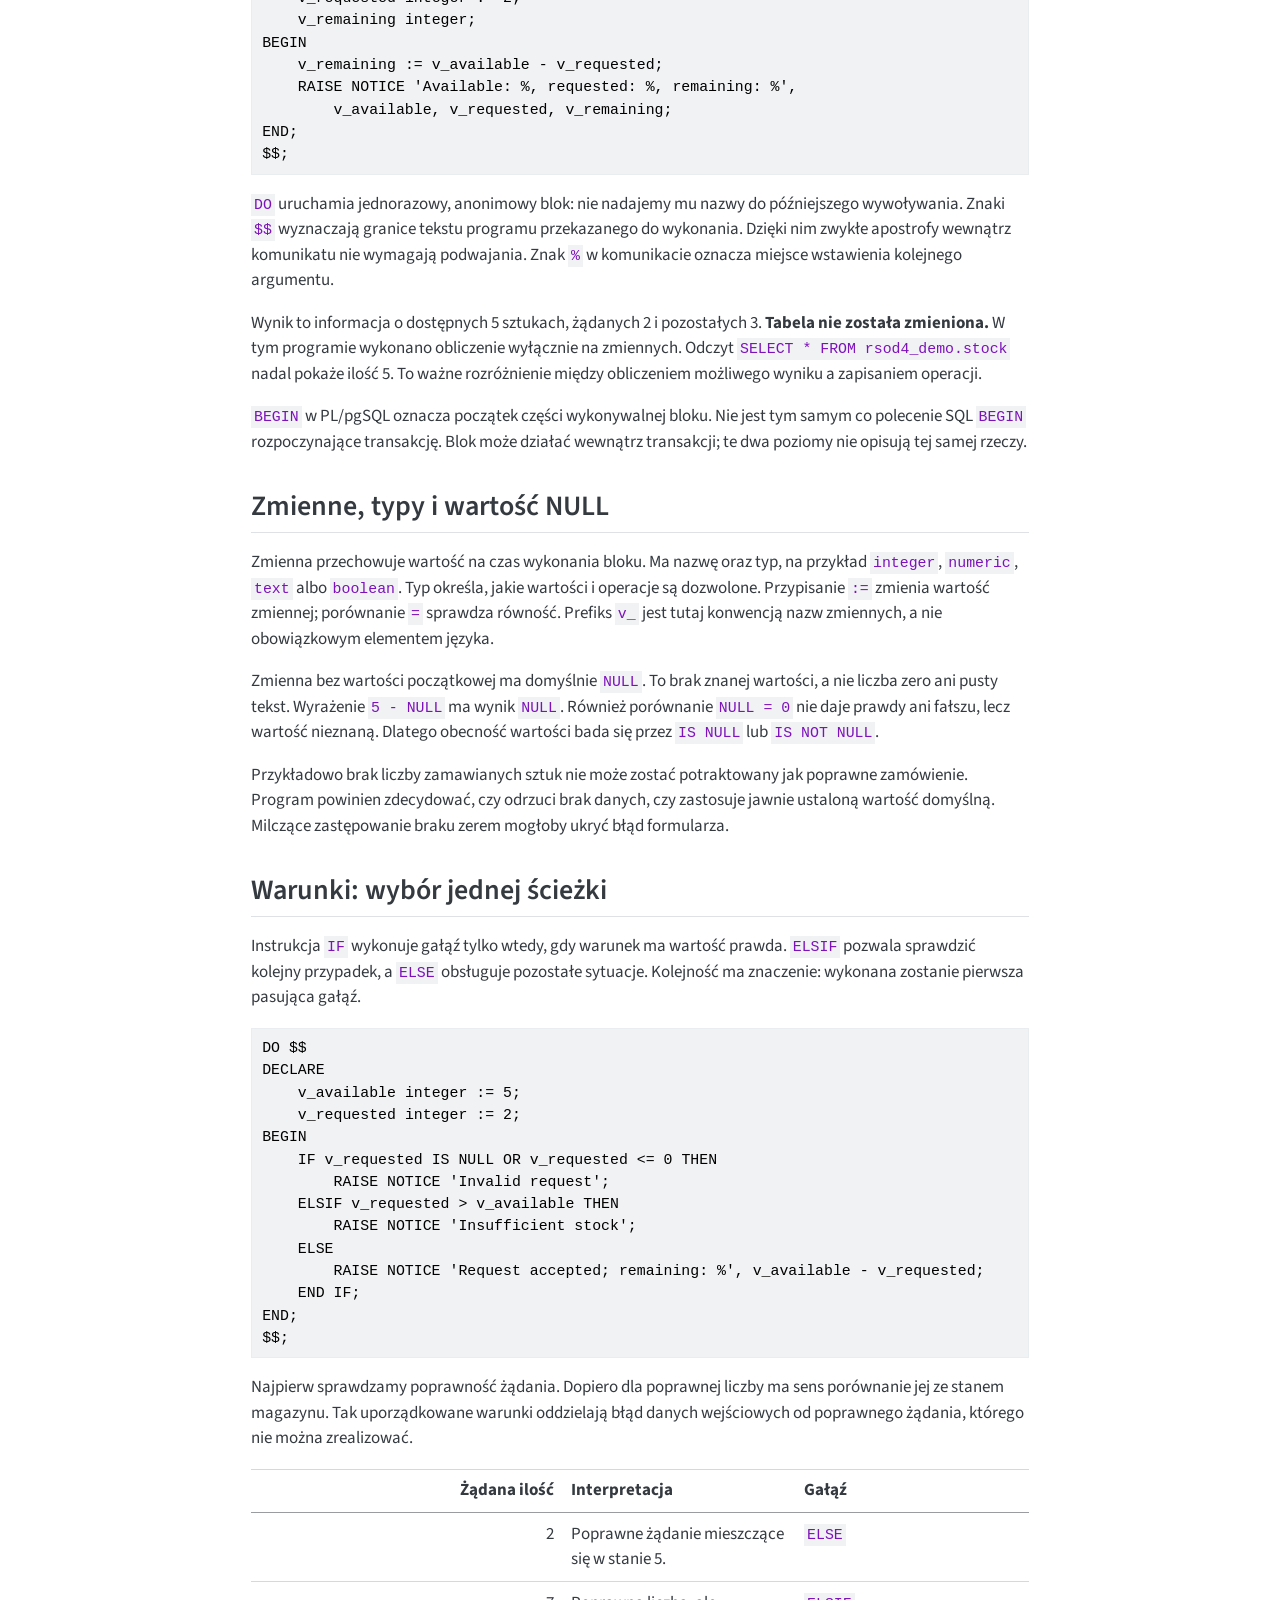
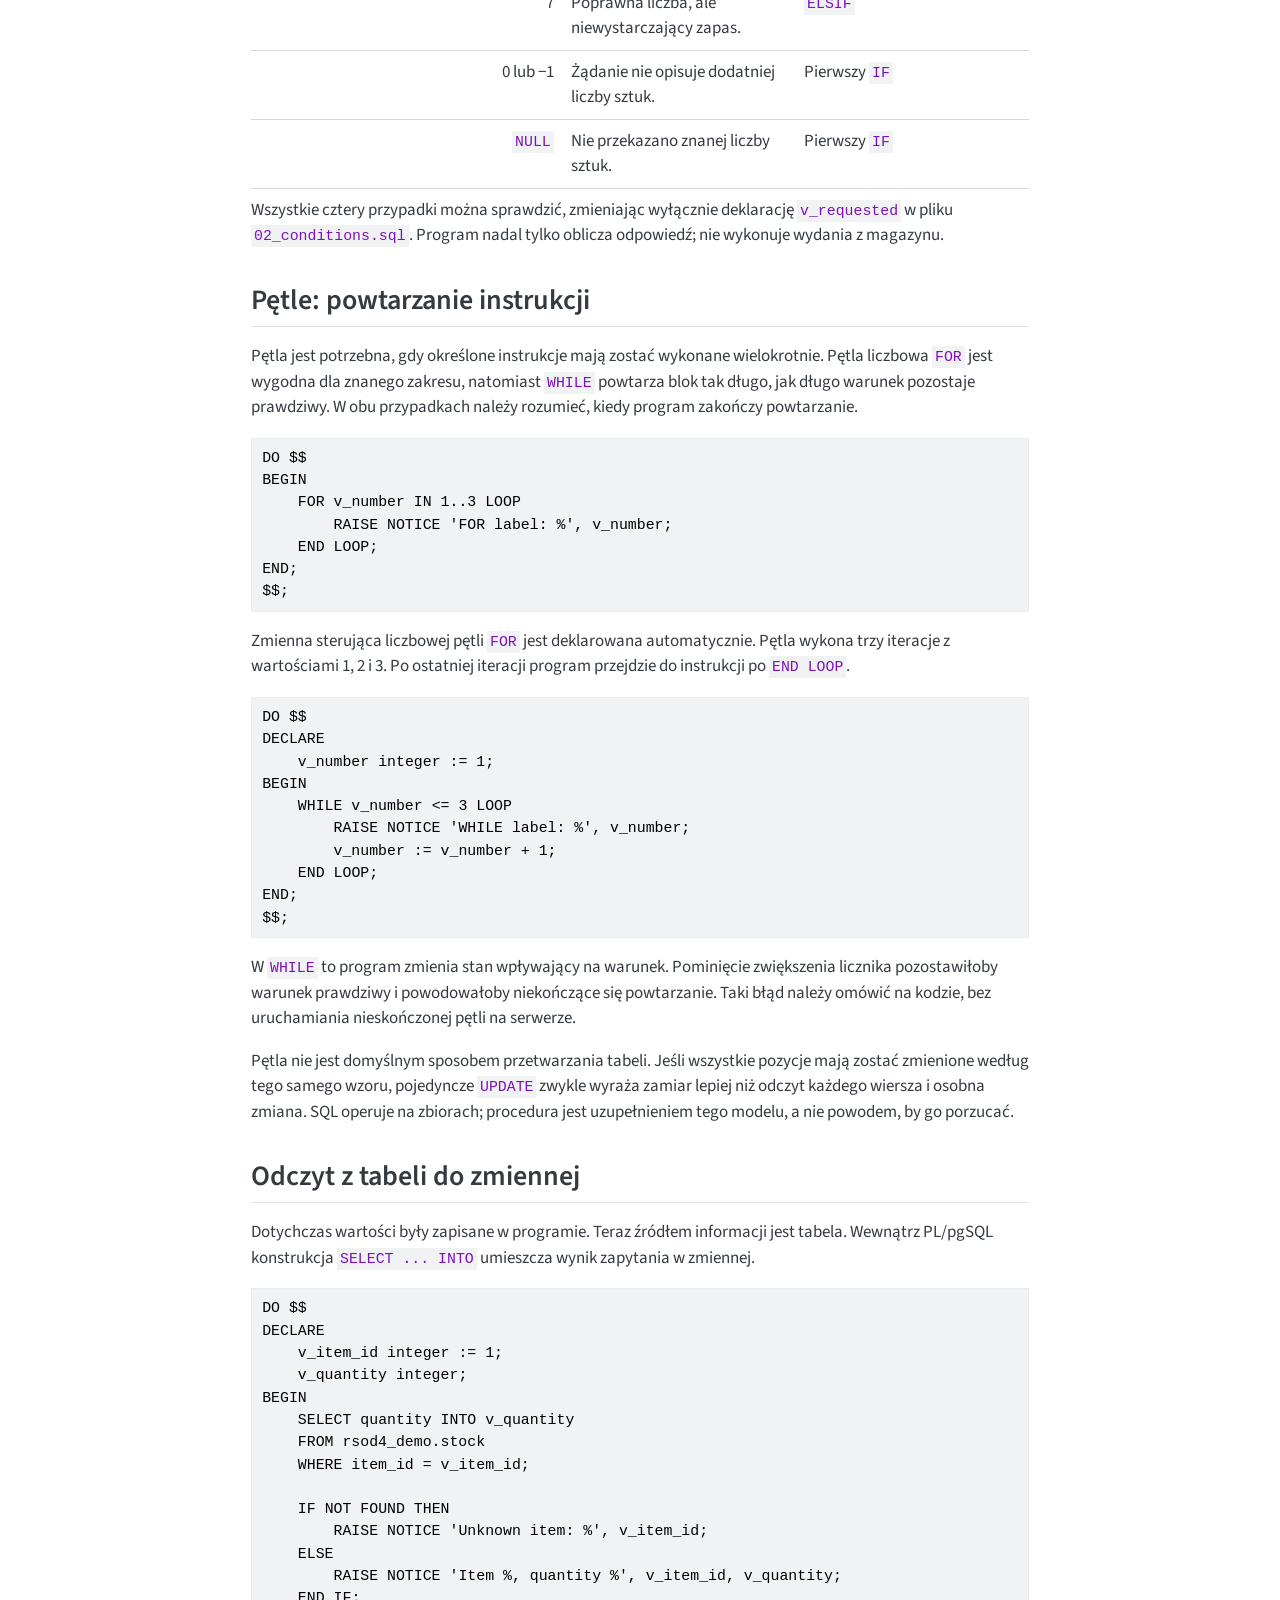
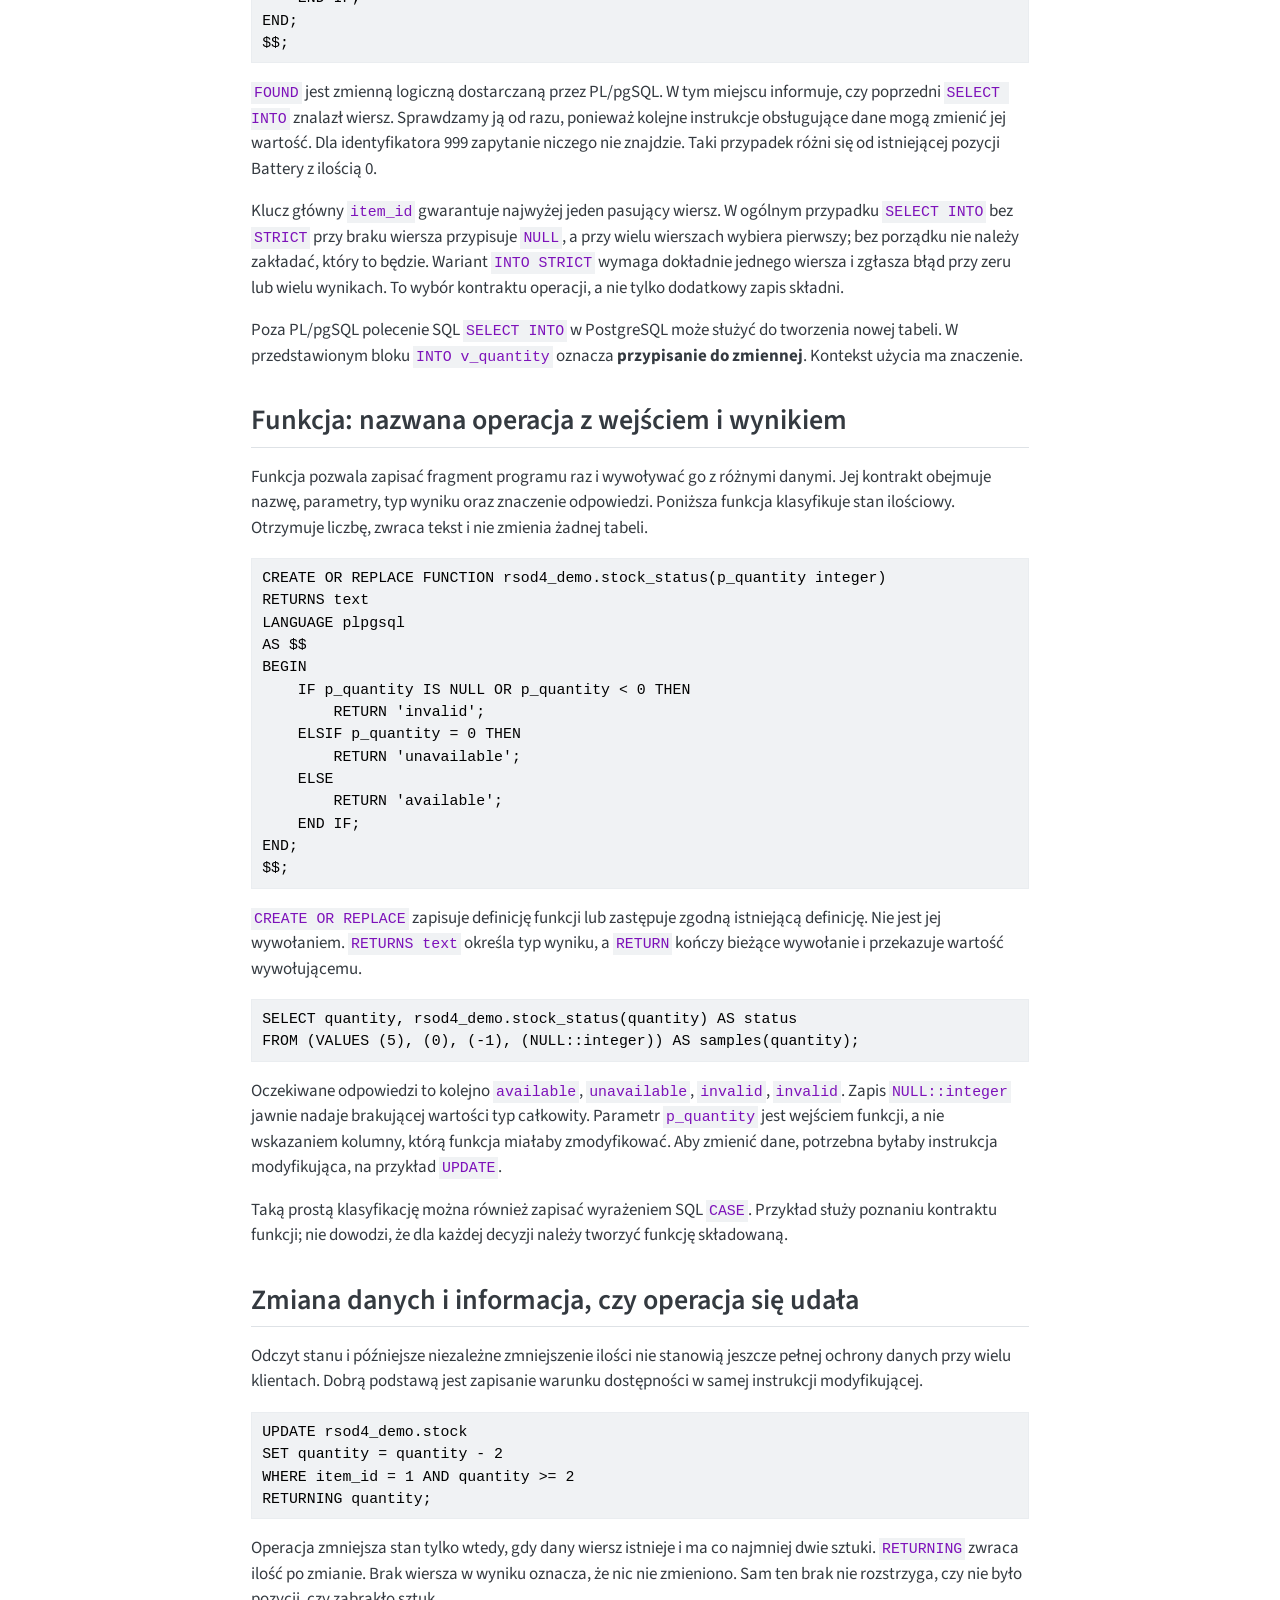
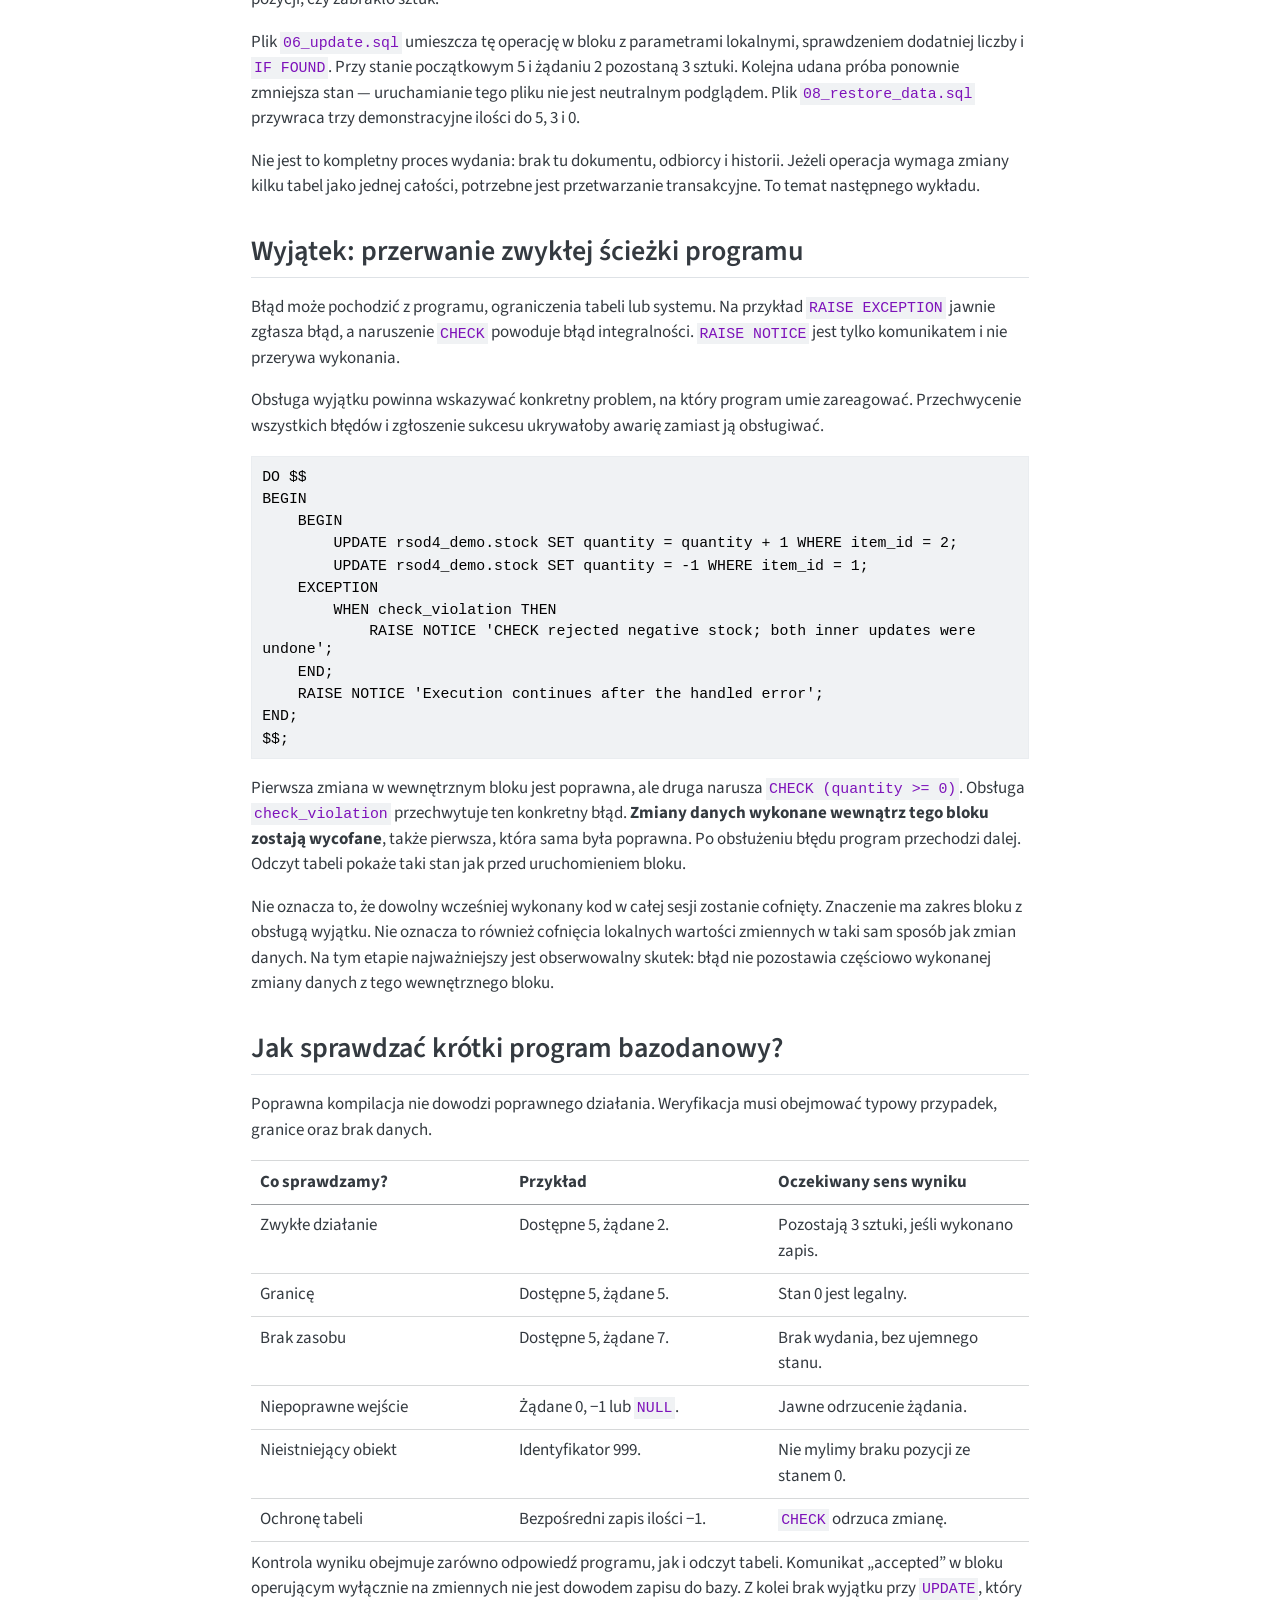
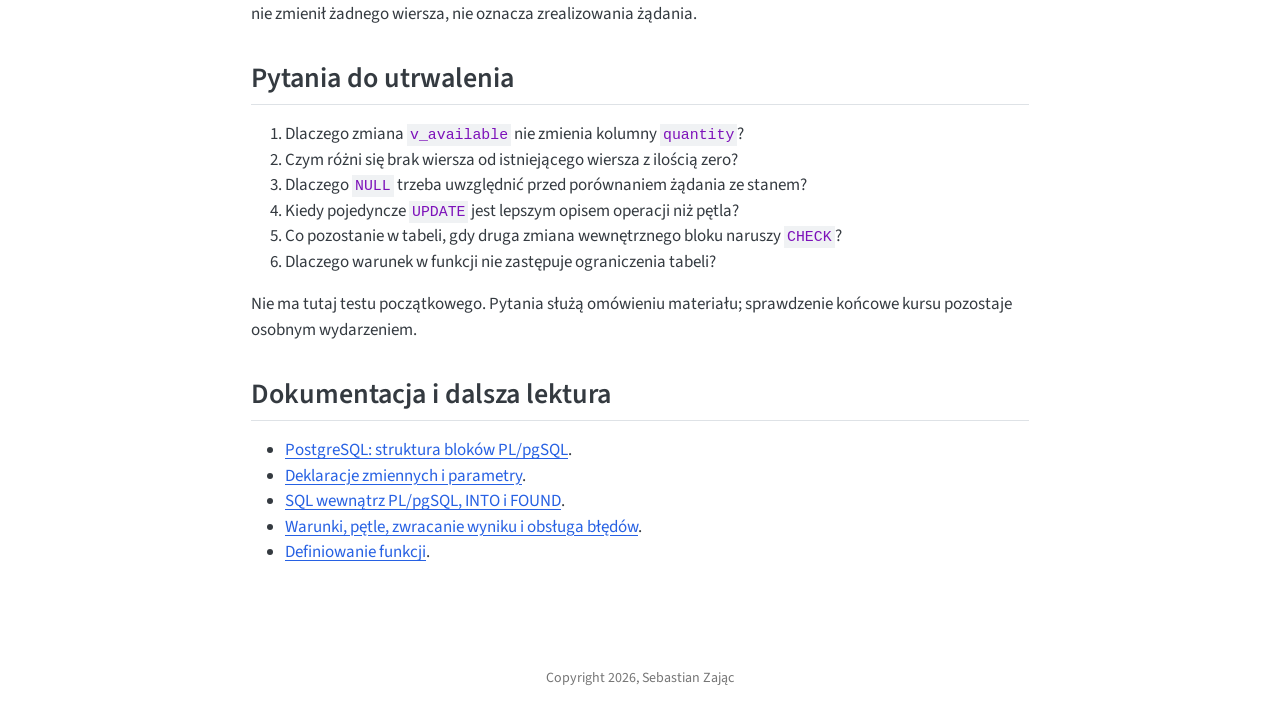
<file: docs/lectures/wyklad4.html>
<!DOCTYPE html>
<html xmlns="http://www.w3.org/1999/xhtml" lang="en" xml:lang="en"><head>

<meta charset="utf-8">
<meta name="generator" content="quarto-1.11.9">

<meta name="viewport" content="width=device-width, initial-scale=1.0, user-scalable=yes">


<title>Programowanie w bazie danych — PL/pgSQL – Relacyjne Systemy Organizacji Danych</title>
<style>
/* Default styles provided by pandoc.
** See https://pandoc.org/MANUAL.html#variables-for-html for config info.
*/
span.smallcaps{font-variant: small-caps;}
div.columns{display: flex; gap: 1.5em;}
div.column{flex: auto;}
@media screen {
div.columns{gap: min(4vw, 1.5em);}
div.column{overflow-x: auto;}
}
div.hanging-indent{margin-left: 1.5em; text-indent: -1.5em;}
ul.task-list{list-style: none;}
ul.task-list li input[type="checkbox"] {
  width: 0.8em;
  margin: 0 0.8em 0.2em -1em; /* quarto-specific, see https://github.com/quarto-dev/quarto-cli/issues/4556 */ 
  vertical-align: middle;
}
/* CSS for syntax highlighting */
html { -webkit-text-size-adjust: 100%; }
pre > code.sourceCode { white-space: pre; position: relative; }
pre > code.sourceCode > span { display: inline-block; line-height: 1.25; }
pre > code.sourceCode > span:empty { height: 1.2em; }
.sourceCode { overflow: visible; }
code.sourceCode > span { color: inherit; text-decoration: inherit; }
div.sourceCode { margin: 1em 0; }
pre.sourceCode { margin: 0; }
@media screen {
div.sourceCode { overflow: auto; }
}
@media print {
pre > code.sourceCode { white-space: pre-wrap; }
pre > code.sourceCode > span { text-indent: -5em; padding-left: 5em; }
}
pre.numberSource code
  { counter-reset: source-line 0; }
pre.numberSource code > span
  { position: relative; left: -4em; counter-increment: source-line; }
pre.numberSource code > span > a:first-child::before
  { content: counter(source-line);
    position: relative; left: -1em; text-align: right; vertical-align: baseline;
    border: none; display: inline-block;
    -webkit-touch-callout: none; -webkit-user-select: none;
    -khtml-user-select: none; -moz-user-select: none;
    -ms-user-select: none; user-select: none;
    padding: 0 4px; width: 4em;
  }
pre.numberSource { margin-left: 3em;  padding-left: 4px; }
div.sourceCode
  {   }
@media screen {
pre > code.sourceCode > span > a:first-child::before { text-decoration: underline; }
}
</style>


<script src="../site_libs/quarto-nav/quarto-nav.js"></script>
<script src="../site_libs/quarto-nav/headroom.min.js"></script>
<script src="../site_libs/clipboard/clipboard.min.js"></script>
<script src="../site_libs/quarto-search/autocomplete.umd.js"></script>
<script src="../site_libs/quarto-search/fuse.min.js"></script>
<script src="../site_libs/quarto-search/quarto-search.js"></script>
<meta name="quarto:offset" content="../">
<script src="../site_libs/quarto-html/quarto.js" type="module"></script>
<script src="../site_libs/quarto-html/tabsets/tabsets.js" type="module"></script>
<script src="../site_libs/quarto-html/scrollable-regions/scrollable-regions.js" type="module"></script>
<script src="../site_libs/quarto-html/popper.min.js"></script>
<script src="../site_libs/quarto-html/tippy.umd.min.js"></script>
<script src="../site_libs/quarto-html/anchor.min.js"></script>
<link href="../site_libs/quarto-html/tippy.css" rel="stylesheet">
<script src="../site_libs/bootstrap/bootstrap.min.js"></script>
<link href="../site_libs/bootstrap/bootstrap-icons.css" rel="stylesheet">
<link href="../site_libs/bootstrap/bootstrap-e53eac6f3a25f5e6c14afb8711b7faf1.min.css" rel="stylesheet" append-hash="true" id="quarto-bootstrap" data-mode="light">
<script id="quarto-search-options" type="application/json">{
  "location": "sidebar",
  "copy-button": false,
  "collapse-after": 3,
  "panel-placement": "start",
  "type": "textbox",
  "limit": 50,
  "keyboard-shortcut": [
    "f",
    "/",
    "s"
  ],
  "show-item-context": false,
  "language": {
    "search-no-results-text": "No results",
    "search-matching-documents-text": "matching documents",
    "search-copy-link-title": "Copy link to search",
    "search-hide-matches-text": "Hide additional matches",
    "search-more-match-text": "more match in this document",
    "search-more-matches-text": "more matches in this document",
    "search-clear-button-title": "Clear",
    "search-text-placeholder": "",
    "search-detached-cancel-button-title": "Cancel",
    "search-submit-button-title": "Submit",
    "search-label": "Search"
  }
}</script>


<link rel="stylesheet" href="../style.css">
</head>

<body class="nav-sidebar docked quarto-light"><a id="quarto-skip-link" class="visually-hidden-focusable" href="#quarto-document-content">Skip to main content</a>

<div id="quarto-search-results"></div>
  <header id="quarto-header" class="headroom fixed-top">
  <nav class="quarto-secondary-nav" aria-label="Toolbar">
    <div class="container-fluid d-flex">
      <button type="button" class="quarto-btn-toggle btn" data-bs-toggle="collapse" role="button" data-bs-target=".quarto-sidebar-collapse-item" aria-controls="quarto-sidebar" aria-expanded="false" aria-label="Toggle sidebar navigation" onclick="if (window.quartoToggleHeadroom) { window.quartoToggleHeadroom(); }">
        <i class="bi bi-layout-text-sidebar-reverse"></i>
      </button>
        <nav class="quarto-page-breadcrumbs" aria-label="Breadcrumbs"><ol class="breadcrumb"><li class="breadcrumb-item"><a href="../lectures/wyklad1.html">Wykłady</a></li><li class="breadcrumb-item"><a href="../lectures/wyklad4.html">Programowanie w bazie danych — PL/pgSQL</a></li></ol></nav>
        <a class="flex-grow-1" data-bs-toggle="collapse" data-bs-target=".quarto-sidebar-collapse-item" onclick="if (window.quartoToggleHeadroom) { window.quartoToggleHeadroom(); }">      
        </a>
      <button type="button" class="btn quarto-search-button" aria-label="Search" onclick="window.quartoOpenSearch();">
        <i class="bi bi-search"></i>
      </button>
    </div>
  </nav>
</header>
<!-- content -->
<div id="quarto-content" class="quarto-container page-columns page-rows-contents page-layout-article">
<!-- sidebar -->
  <nav id="quarto-sidebar" class="sidebar collapse collapse-horizontal quarto-sidebar-collapse-item sidebar-navigation docked overflow-auto" aria-label="Site">
    <div class="pt-lg-2 mt-2 text-left sidebar-header">
    <div class="sidebar-title mb-0 py-0">
      <a href="../">Relacyjne Systemy Organizacji Danych</a> 
    </div>
      </div>
        <div class="mt-2 flex-shrink-0 align-items-center">
        <div class="sidebar-search">
        <div id="quarto-search" class="" title="Search"></div>
        </div>
        </div>
    <div class="sidebar-menu-container"> 
    <ul class="list-unstyled mt-1">
        <li class="sidebar-item">
  <div class="sidebar-item-container"> 
  <a href="../index.html" class="sidebar-item-text sidebar-link">
 <span class="menu-text">Informacje ogólne</span></a>
  </div>
</li>
        <li class="sidebar-item sidebar-item-section">
      <div class="sidebar-item-container"> 
            <button type="button" class="sidebar-item-text sidebar-item-toggle sidebar-link text-start" data-bs-toggle="collapse" data-bs-target="#quarto-sidebar-section-1" aria-controls="quarto-sidebar-section-1" aria-expanded="true">
 <span class="menu-text" id="quarto-sidebar-section-1-label">Laboratoria</span><i class="bi bi-chevron-right" aria-hidden="true"></i></button>
      </div>
      <ul id="quarto-sidebar-section-1" aria-labelledby="quarto-sidebar-section-1-label" class="collapse list-unstyled sidebar-section depth1 show">  
          <li class="sidebar-item">
  <div class="sidebar-item-container"> 
  <a href="../laboratorium1.html" class="sidebar-item-text sidebar-link">
 <span class="menu-text">Laboratorium 1 — pierwsze kroki w pgAdmin</span></a>
  </div>
</li>
          <li class="sidebar-item">
  <div class="sidebar-item-container"> 
  <a href="../laboratorium2.html" class="sidebar-item-text sidebar-link">
 <span class="menu-text">Laboratorium 2 — SQL: filtrowanie, sortowanie i agregacje</span></a>
  </div>
</li>
          <li class="sidebar-item">
  <div class="sidebar-item-container"> 
  <a href="../laboratorium3.html" class="sidebar-item-text sidebar-link">
 <span class="menu-text">Laboratorium 3 — podzapytania i zapytania skorelowane</span></a>
  </div>
</li>
          <li class="sidebar-item">
  <div class="sidebar-item-container"> 
  <a href="../laboratorium4.html" class="sidebar-item-text sidebar-link">
 <span class="menu-text">Laboratorium 4 — złączenia i iloczyn kartezjański</span></a>
  </div>
</li>
      </ul>
  </li>
        <li class="sidebar-item sidebar-item-section">
      <div class="sidebar-item-container"> 
            <button type="button" class="sidebar-item-text sidebar-item-toggle sidebar-link text-start" data-bs-toggle="collapse" data-bs-target="#quarto-sidebar-section-2" aria-controls="quarto-sidebar-section-2" aria-expanded="true">
 <span class="menu-text" id="quarto-sidebar-section-2-label">Wykłady</span><i class="bi bi-chevron-right" aria-hidden="true"></i></button>
      </div>
      <ul id="quarto-sidebar-section-2" aria-labelledby="quarto-sidebar-section-2-label" class="collapse list-unstyled sidebar-section depth1 show">  
          <li class="sidebar-item">
  <div class="sidebar-item-container"> 
  <a href="../lectures/wyklad1.html" class="sidebar-item-text sidebar-link">
 <span class="menu-text">Od pliku do bazy danych</span></a>
  </div>
</li>
          <li class="sidebar-item">
  <div class="sidebar-item-container"> 
  <a href="../lectures/wyklad2.html" class="sidebar-item-text sidebar-link">
 <span class="menu-text">Model relacyjny i podstawy SQL</span></a>
  </div>
</li>
          <li class="sidebar-item">
  <div class="sidebar-item-container"> 
  <a href="../lectures/wyklad3.html" class="sidebar-item-text sidebar-link">
 <span class="menu-text">Struktura logiczna i normalizacja baz danych</span></a>
  </div>
</li>
          <li class="sidebar-item">
  <div class="sidebar-item-container"> 
  <a href="../lectures/wyklad4.html" class="sidebar-item-text sidebar-link active">
 <span class="menu-text">Programowanie w bazie danych — PL/pgSQL</span></a>
  </div>
</li>
          <li class="sidebar-item">
  <div class="sidebar-item-container"> 
  <a href="../lectures/wyklad5.html" class="sidebar-item-text sidebar-link">
 <span class="menu-text">Przetwarzanie transakcyjne — ACID, współbieżność i izolacja</span></a>
  </div>
</li>
      </ul>
  </li>
    </ul>
    </div>
</nav>
<div id="quarto-sidebar-glass" class="quarto-sidebar-collapse-item" data-bs-toggle="collapse" data-bs-target=".quarto-sidebar-collapse-item"></div>
<!-- margin-sidebar -->
    <div id="quarto-margin-sidebar" class="sidebar margin-sidebar">
        <nav id="TOC" role="doc-toc" aria-labelledby="toc-title" class="toc-active">
    <h2 id="toc-title"><strong>Sections</strong></h2>
   
  <ul class="collapse">
  <li><a href="#od-struktury-danych-do-sposobu-wykonania-operacji" id="toc-od-struktury-danych-do-sposobu-wykonania-operacji" class="nav-link active" data-scroll-target="#od-struktury-danych-do-sposobu-wykonania-operacji">Od struktury danych do sposobu wykonania operacji</a></li>
  <li><a href="#sql-a-rozszerzenie-proceduralne" id="toc-sql-a-rozszerzenie-proceduralne" class="nav-link" data-scroll-target="#sql-a-rozszerzenie-proceduralne">SQL a rozszerzenie proceduralne</a></li>
  <li><a href="#gdzie-działa-program-i-jakie-ma-granice" id="toc-gdzie-działa-program-i-jakie-ma-granice" class="nav-link" data-scroll-target="#gdzie-działa-program-i-jakie-ma-granice">Gdzie działa program i jakie ma granice?</a></li>
  <li><a href="#baza-demonstracyjna-i-uruchamianie-przykładów" id="toc-baza-demonstracyjna-i-uruchamianie-przykładów" class="nav-link" data-scroll-target="#baza-demonstracyjna-i-uruchamianie-przykładów">Baza demonstracyjna i uruchamianie przykładów</a></li>
  <li><a href="#blok-wspólny-zakres-instrukcji-i-zmiennych" id="toc-blok-wspólny-zakres-instrukcji-i-zmiennych" class="nav-link" data-scroll-target="#blok-wspólny-zakres-instrukcji-i-zmiennych">Blok: wspólny zakres instrukcji i zmiennych</a></li>
  <li><a href="#zmienne-typy-i-wartość-null" id="toc-zmienne-typy-i-wartość-null" class="nav-link" data-scroll-target="#zmienne-typy-i-wartość-null">Zmienne, typy i wartość NULL</a></li>
  <li><a href="#warunki-wybór-jednej-ścieżki" id="toc-warunki-wybór-jednej-ścieżki" class="nav-link" data-scroll-target="#warunki-wybór-jednej-ścieżki">Warunki: wybór jednej ścieżki</a></li>
  <li><a href="#pętle-powtarzanie-instrukcji" id="toc-pętle-powtarzanie-instrukcji" class="nav-link" data-scroll-target="#pętle-powtarzanie-instrukcji">Pętle: powtarzanie instrukcji</a></li>
  <li><a href="#odczyt-z-tabeli-do-zmiennej" id="toc-odczyt-z-tabeli-do-zmiennej" class="nav-link" data-scroll-target="#odczyt-z-tabeli-do-zmiennej">Odczyt z tabeli do zmiennej</a></li>
  <li><a href="#funkcja-nazwana-operacja-z-wejściem-i-wynikiem" id="toc-funkcja-nazwana-operacja-z-wejściem-i-wynikiem" class="nav-link" data-scroll-target="#funkcja-nazwana-operacja-z-wejściem-i-wynikiem">Funkcja: nazwana operacja z wejściem i wynikiem</a></li>
  <li><a href="#zmiana-danych-i-informacja-czy-operacja-się-udała" id="toc-zmiana-danych-i-informacja-czy-operacja-się-udała" class="nav-link" data-scroll-target="#zmiana-danych-i-informacja-czy-operacja-się-udała">Zmiana danych i informacja, czy operacja się udała</a></li>
  <li><a href="#wyjątek-przerwanie-zwykłej-ścieżki-programu" id="toc-wyjątek-przerwanie-zwykłej-ścieżki-programu" class="nav-link" data-scroll-target="#wyjątek-przerwanie-zwykłej-ścieżki-programu">Wyjątek: przerwanie zwykłej ścieżki programu</a></li>
  <li><a href="#jak-sprawdzać-krótki-program-bazodanowy" id="toc-jak-sprawdzać-krótki-program-bazodanowy" class="nav-link" data-scroll-target="#jak-sprawdzać-krótki-program-bazodanowy">Jak sprawdzać krótki program bazodanowy?</a></li>
  <li><a href="#pytania-do-utrwalenia" id="toc-pytania-do-utrwalenia" class="nav-link" data-scroll-target="#pytania-do-utrwalenia">Pytania do utrwalenia</a></li>
  <li><a href="#dokumentacja-i-dalsza-lektura" id="toc-dokumentacja-i-dalsza-lektura" class="nav-link" data-scroll-target="#dokumentacja-i-dalsza-lektura">Dokumentacja i dalsza lektura</a></li>
  </ul>
</nav>
    </div>
<!-- main -->
<main class="content" id="quarto-document-content" tabindex="-1">

<header id="title-block-header" class="quarto-title-block default"><nav class="quarto-page-breadcrumbs quarto-title-breadcrumbs d-none d-lg-block" aria-label="Breadcrumbs"><ol class="breadcrumb"><li class="breadcrumb-item"><a href="../lectures/wyklad1.html">Wykłady</a></li><li class="breadcrumb-item"><a href="../lectures/wyklad4.html">Programowanie w bazie danych — PL/pgSQL</a></li></ol></nav>
<div class="quarto-title">
<h1 class="title">Programowanie w bazie danych — PL/pgSQL</h1>
</div>



<div class="quarto-title-meta">

    
  
    
  </div>
  


</header>


<section id="od-struktury-danych-do-sposobu-wykonania-operacji" class="level2">
<h2 class="anchored" data-anchor-id="od-struktury-danych-do-sposobu-wykonania-operacji">Od struktury danych do sposobu wykonania operacji</h2>
<p>Poprzedni wykład dotyczył organizacji informacji: zależności między atrybutami, kluczy i podziału tabel zgodnego z postaciami normalnymi. Poprawny model odpowiada na pytanie <strong>co baza pamięta i jakie fakty można z niej odtworzyć</strong>. Sam podział tabel nie opisuje jednak przebiegu operacji: co zrobić, gdy brakuje danych, jak wybrać jedną z kilku odpowiedzi albo jak zareagować na naruszenie reguły.</p>
<p>Ten wykład wprowadza program wykonywany przez serwer bazy danych. Punktem wyjścia pozostaje SQL (<em>Structured Query Language</em> — strukturalny język zapytań). Do SQL dodamy zmienne, instrukcje warunkowe, pętle i obsługę błędów. Celem jest rozumienie działania krótkiego programu, a nie budowa kompletnego systemu magazynowego podczas jednego spotkania.</p>
<p>Po wykładzie istotne jest rozróżnianie:</p>
<ul>
<li>opisu zbioru danych w SQL i kolejności czynności w programie proceduralnym;</li>
<li>zmiennej lokalnej i wartości zapisanej w tabeli;</li>
<li>jednorazowego bloku i funkcji, którą można wielokrotnie wywołać;</li>
<li>komunikatu informacyjnego i błędu przerywającego wykonanie;</li>
<li>bloku programu i transakcji bazodanowej.</li>
</ul>
</section>
<section id="sql-a-rozszerzenie-proceduralne" class="level2">
<h2 class="anchored" data-anchor-id="sql-a-rozszerzenie-proceduralne">SQL a rozszerzenie proceduralne</h2>
<section id="opis-wyniku-i-opis-przebiegu" class="level3">
<h3 class="anchored" data-anchor-id="opis-wyniku-i-opis-przebiegu">Opis wyniku i opis przebiegu</h3>
<p>SQL jest w znacznej części językiem deklaratywnym. Zapytanie określa wymagany wynik, na przykład wszystkie pozycje z dodatnim stanem. Nie wyznacza kolejności sprawdzania wierszy ani sposobu odczytu danych z dysku. Wybór planu wykonania należy do systemu zarządzania bazą danych — SZBD, po angielsku <em>Database Management System</em> (DBMS).</p>
<div class="code-copy-outer-scaffold"><div class="sourceCode" id="cb1"><pre class="sourceCode sql code-with-copy"><code class="sourceCode sql"><span id="cb1-1"><a href="#cb1-1" aria-hidden="true" tabindex="-1"></a><span class="kw">SELECT</span> item_name, quantity</span>
<span id="cb1-2"><a href="#cb1-2" aria-hidden="true" tabindex="-1"></a><span class="kw">FROM</span> rsod4_demo.stock</span>
<span id="cb1-3"><a href="#cb1-3" aria-hidden="true" tabindex="-1"></a><span class="kw">WHERE</span> quantity <span class="op">&gt;</span> <span class="dv">0</span>;</span></code></pre></div><button title="Copy to Clipboard" class="code-copy-button"><i class="bi"></i></button></div>
<p>W programie proceduralnym ważna jest również kolejność: najpierw przypisanie wartości, potem sprawdzenie warunku, następnie wybrana operacja. Taki program może wykonywać polecenia SQL. Nie zastępuje relacyjnego modelu danych i nie unieważnia ograniczeń tabel.</p>
<table class="caption-top table">
<colgroup>
<col style="width: 50%">
<col style="width: 50%">
</colgroup>
<thead>
<tr class="header">
<th>SQL</th>
<th>Konstrukcja proceduralna</th>
</tr>
</thead>
<tbody>
<tr class="odd">
<td>Wybierz wiersze spełniające warunek.</td>
<td>Jeśli warunek jest prawdziwy, wykonaj wskazany blok.</td>
</tr>
<tr class="even">
<td>Zmień wszystkie pasujące wiersze jednym <code>UPDATE</code>.</td>
<td>Wykonaj kolejne instrukcje w określonej kolejności.</td>
</tr>
<tr class="odd">
<td>Zwróć zbiór wyników.</td>
<td>Zapamiętaj wartość w zmiennej, podejmij decyzję, zwróć wynik.</td>
</tr>
</tbody>
</table>
<p>Rozszerzenie proceduralne jest potrzebne wtedy, gdy operacja ma wyraźny przebieg i reakcje na różne sytuacje. Nie jest wymagane do każdego raportu. Filtrowanie, złączenia i agregacje zwykle nadal najlepiej wyrażać bezpośrednio w SQL.</p>
</section>
<section id="dlaczego-plpgsql-a-nie-plsql" class="level3">
<h3 class="anchored" data-anchor-id="dlaczego-plpgsql-a-nie-plsql">Dlaczego PL/pgSQL, a nie PL/SQL?</h3>
<p><strong>PL/pgSQL</strong> to proceduralny język systemu PostgreSQL. Skrót <strong>PL</strong> oznacza <em>Procedural Language</em> — język proceduralny; część <strong>pgSQL</strong> wskazuje jego związek z PostgreSQL i SQL. Dokumentacja określa go jako <em>SQL Procedural Language</em>. <strong>PL/SQL</strong>, czyli <em>Procedural Language/SQL</em>, jest odrębnym językiem używanym w Oracle. Podobieństwo nazw i konstrukcji nie oznacza zgodności kodu.</p>
<p>W programie przedmiotu występuje nazwa PL/SQL. Omawiane idee — bloki, zmienne, warunki, pętle i wyjątki — realizujemy tutaj w <strong>jednej wersji: PostgreSQL z PL/pgSQL</strong>. Pokazane pliki uruchamia się na serwerze PostgreSQL. SQLite z poprzednich demonstracji nie wykona tych bloków, a pgAdmin jest klientem serwera, nie osobnym silnikiem bazodanowym.</p>
</section>
</section>
<section id="gdzie-działa-program-i-jakie-ma-granice" class="level2">
<h2 class="anchored" data-anchor-id="gdzie-działa-program-i-jakie-ma-granice">Gdzie działa program i jakie ma granice?</h2>
<p>Aplikacja wysyła do serwera zapytanie lub wywołanie funkcji. Serwer wykonuje kod z dostępem do danych i zwraca wynik albo błąd. Funkcja może więc stanowić wspólne miejsce obliczenia używanego przez kilka aplikacji. Ma to sens, gdy reguła jest związana z danymi, a jej powielanie u każdego klienta utrudniałoby utrzymanie zgodności.</p>
<p>Nie wynika z tego, że cała aplikacja powinna znaleźć się w bazie. Wyświetlanie formularza, komunikacja z użytkownikiem i obsługa interfejsu pozostają zadaniami aplikacji. Prosta reguła integralności, taka jak zakaz ujemnej ilości, powinna być zapisana jako ograniczenie tabeli. Wtedy chroni dane także przed klientem, który ominie przygotowaną funkcję i wykona bezpośredni <code>UPDATE</code>.</p>
<p>Przydatne są zatem trzy poziomy odpowiedzialności:</p>
<ol type="1">
<li><strong>Tabela i ograniczenia</strong> określają dopuszczalny stan danych.</li>
<li><strong>SQL i funkcje</strong> odczytują dane, obliczają wyniki lub wykonują operacje.</li>
<li><strong>Aplikacja</strong> organizuje kontakt z użytkownikiem i interpretuje odpowiedź.</li>
</ol>
<p>Procedura składowana i funkcja nie są w PostgreSQL synonimami. Funkcję wywołamy w wyrażeniu, na przykład przez <code>SELECT</code>; procedurę wywołuje się poleceniem <code>CALL</code>. Na tym wykładzie wystarczy funkcja zwracająca jedną wartość. Procedury, wyzwalacze i zarządzanie uprawnieniami nie są potrzebne do pierwszego zrozumienia języka.</p>
</section>
<section id="baza-demonstracyjna-i-uruchamianie-przykładów" class="level2">
<h2 class="anchored" data-anchor-id="baza-demonstracyjna-i-uruchamianie-przykładów">Baza demonstracyjna i uruchamianie przykładów</h2>
<p><a href="../assets/sql/rsod4-plpgsql.zip">Pobierz komplet plików SQL</a>. Zestaw jest przeznaczony do osobnej bazy dydaktycznej PostgreSQL. Nie wymaga bazy SQLite ani danych z poprzedniego wykładu. W pgAdmin należy wybrać bazę, otworzyć <strong>Query Tool</strong> i uruchomić plik <code>00_setup.sql</code> jeden raz. Tworzy on schemat <code>rsod4_demo</code>, czyli nazwany obszar zawierający obiekty pokazu. Jeśli schemat już istnieje, skrypt zatrzyma się, zamiast nadpisywać wcześniejsze dane.</p>
<div class="code-copy-outer-scaffold"><div class="sourceCode" id="cb2"><pre class="sourceCode sql code-with-copy"><code class="sourceCode sql"><span id="cb2-1"><a href="#cb2-1" aria-hidden="true" tabindex="-1"></a><span class="kw">CREATE</span> <span class="kw">TABLE</span> rsod4_demo.stock (</span>
<span id="cb2-2"><a href="#cb2-2" aria-hidden="true" tabindex="-1"></a>    item_id <span class="dt">integer</span> <span class="kw">PRIMARY</span> <span class="kw">KEY</span>,</span>
<span id="cb2-3"><a href="#cb2-3" aria-hidden="true" tabindex="-1"></a>    item_name text <span class="kw">NOT</span> <span class="kw">NULL</span>,</span>
<span id="cb2-4"><a href="#cb2-4" aria-hidden="true" tabindex="-1"></a>    quantity <span class="dt">integer</span> <span class="kw">NOT</span> <span class="kw">NULL</span> <span class="kw">CHECK</span> (quantity <span class="op">&gt;=</span> <span class="dv">0</span>)</span>
<span id="cb2-5"><a href="#cb2-5" aria-hidden="true" tabindex="-1"></a>);</span></code></pre></div><button title="Copy to Clipboard" class="code-copy-button"><i class="bi"></i></button></div>
<table class="caption-top table">
<thead>
<tr class="header">
<th style="text-align: right;">item_id</th>
<th>item_name</th>
<th style="text-align: right;">quantity</th>
</tr>
</thead>
<tbody>
<tr class="odd">
<td style="text-align: right;">1</td>
<td>Radio</td>
<td style="text-align: right;">5</td>
</tr>
<tr class="even">
<td style="text-align: right;">2</td>
<td>Tent</td>
<td style="text-align: right;">3</td>
</tr>
<tr class="odd">
<td style="text-align: right;">3</td>
<td>Battery</td>
<td style="text-align: right;">0</td>
</tr>
</tbody>
</table>
<p>To uproszczony <strong>stan ilościowy asortymentu</strong>, a nie ewidencja pojedynczych numerowanych egzemplarzy z wcześniejszego pokazu normalizacji. Jedna radiostacja w tej tabeli nie ma osobnego numeru seryjnego. Zmiana poziomu szczegółowości jest celowa: trzy pozycje wystarczają do pokazania przepływu programu. Nie prowadzimy tutaj dokumentów wydań ani historii zmian.</p>
<p>Wyniki <code>SELECT</code> pojawiają się w <strong>Data Output</strong>. Komunikaty <code>RAISE NOTICE</code> znajdują się w <strong>Messages</strong>. Cały blok <code>DO $$ ... $$;</code> należy wykonywać razem, łącznie z końcowym średnikiem. Zaznaczenie samej linii ze środka bloku nie jest wywołaniem kompletnego programu.</p>
</section>
<section id="blok-wspólny-zakres-instrukcji-i-zmiennych" class="level2">
<h2 class="anchored" data-anchor-id="blok-wspólny-zakres-instrukcji-i-zmiennych">Blok: wspólny zakres instrukcji i zmiennych</h2>
<p>Blok porządkuje program. Opcjonalna część <code>DECLARE</code> deklaruje zmienne. Część między <code>BEGIN</code> a <code>END</code> zawiera wykonywane instrukcje. Sekcja <code>EXCEPTION</code>, jeżeli występuje, określa reakcję na wybrane błędy.</p>
<div class="code-copy-outer-scaffold"><div class="sourceCode" id="cb3"><pre class="sourceCode sql code-with-copy"><code class="sourceCode sql"><span id="cb3-1"><a href="#cb3-1" aria-hidden="true" tabindex="-1"></a>DO $$</span>
<span id="cb3-2"><a href="#cb3-2" aria-hidden="true" tabindex="-1"></a><span class="kw">DECLARE</span></span>
<span id="cb3-3"><a href="#cb3-3" aria-hidden="true" tabindex="-1"></a>    v_available <span class="dt">integer</span> <span class="op">:=</span> <span class="dv">5</span>;</span>
<span id="cb3-4"><a href="#cb3-4" aria-hidden="true" tabindex="-1"></a>    v_requested <span class="dt">integer</span> <span class="op">:=</span> <span class="dv">2</span>;</span>
<span id="cb3-5"><a href="#cb3-5" aria-hidden="true" tabindex="-1"></a>    v_remaining <span class="dt">integer</span>;</span>
<span id="cb3-6"><a href="#cb3-6" aria-hidden="true" tabindex="-1"></a><span class="cf">BEGIN</span></span>
<span id="cb3-7"><a href="#cb3-7" aria-hidden="true" tabindex="-1"></a>    v_remaining <span class="op">:=</span> v_available <span class="op">-</span> v_requested;</span>
<span id="cb3-8"><a href="#cb3-8" aria-hidden="true" tabindex="-1"></a>    RAISE NOTICE <span class="st">'Available: %, requested: %, remaining: %'</span>,</span>
<span id="cb3-9"><a href="#cb3-9" aria-hidden="true" tabindex="-1"></a>        v_available, v_requested, v_remaining;</span>
<span id="cb3-10"><a href="#cb3-10" aria-hidden="true" tabindex="-1"></a><span class="cf">END</span>;</span>
<span id="cb3-11"><a href="#cb3-11" aria-hidden="true" tabindex="-1"></a>$$;</span></code></pre></div><button title="Copy to Clipboard" class="code-copy-button"><i class="bi"></i></button></div>
<p><code>DO</code> uruchamia jednorazowy, anonimowy blok: nie nadajemy mu nazwy do późniejszego wywoływania. Znaki <code>$$</code> wyznaczają granice tekstu programu przekazanego do wykonania. Dzięki nim zwykłe apostrofy wewnątrz komunikatu nie wymagają podwajania. Znak <code>%</code> w komunikacie oznacza miejsce wstawienia kolejnego argumentu.</p>
<p>Wynik to informacja o dostępnych 5 sztukach, żądanych 2 i pozostałych 3. <strong>Tabela nie została zmieniona.</strong> W tym programie wykonano obliczenie wyłącznie na zmiennych. Odczyt <code>SELECT * FROM rsod4_demo.stock</code> nadal pokaże ilość 5. To ważne rozróżnienie między obliczeniem możliwego wyniku a zapisaniem operacji.</p>
<p><code>BEGIN</code> w PL/pgSQL oznacza początek części wykonywalnej bloku. Nie jest tym samym co polecenie SQL <code>BEGIN</code> rozpoczynające transakcję. Blok może działać wewnątrz transakcji; te dwa poziomy nie opisują tej samej rzeczy.</p>
</section>
<section id="zmienne-typy-i-wartość-null" class="level2">
<h2 class="anchored" data-anchor-id="zmienne-typy-i-wartość-null">Zmienne, typy i wartość NULL</h2>
<p>Zmienna przechowuje wartość na czas wykonania bloku. Ma nazwę oraz typ, na przykład <code>integer</code>, <code>numeric</code>, <code>text</code> albo <code>boolean</code>. Typ określa, jakie wartości i operacje są dozwolone. Przypisanie <code>:=</code> zmienia wartość zmiennej; porównanie <code>=</code> sprawdza równość. Prefiks <code>v_</code> jest tutaj konwencją nazw zmiennych, a nie obowiązkowym elementem języka.</p>
<p>Zmienna bez wartości początkowej ma domyślnie <code>NULL</code>. To brak znanej wartości, a nie liczba zero ani pusty tekst. Wyrażenie <code>5 - NULL</code> ma wynik <code>NULL</code>. Również porównanie <code>NULL = 0</code> nie daje prawdy ani fałszu, lecz wartość nieznaną. Dlatego obecność wartości bada się przez <code>IS NULL</code> lub <code>IS NOT NULL</code>.</p>
<p>Przykładowo brak liczby zamawianych sztuk nie może zostać potraktowany jak poprawne zamówienie. Program powinien zdecydować, czy odrzuci brak danych, czy zastosuje jawnie ustaloną wartość domyślną. Milczące zastępowanie braku zerem mogłoby ukryć błąd formularza.</p>
</section>
<section id="warunki-wybór-jednej-ścieżki" class="level2">
<h2 class="anchored" data-anchor-id="warunki-wybór-jednej-ścieżki">Warunki: wybór jednej ścieżki</h2>
<p>Instrukcja <code>IF</code> wykonuje gałąź tylko wtedy, gdy warunek ma wartość prawda. <code>ELSIF</code> pozwala sprawdzić kolejny przypadek, a <code>ELSE</code> obsługuje pozostałe sytuacje. Kolejność ma znaczenie: wykonana zostanie pierwsza pasująca gałąź.</p>
<div class="code-copy-outer-scaffold"><div class="sourceCode" id="cb4"><pre class="sourceCode sql code-with-copy"><code class="sourceCode sql"><span id="cb4-1"><a href="#cb4-1" aria-hidden="true" tabindex="-1"></a>DO $$</span>
<span id="cb4-2"><a href="#cb4-2" aria-hidden="true" tabindex="-1"></a><span class="kw">DECLARE</span></span>
<span id="cb4-3"><a href="#cb4-3" aria-hidden="true" tabindex="-1"></a>    v_available <span class="dt">integer</span> <span class="op">:=</span> <span class="dv">5</span>;</span>
<span id="cb4-4"><a href="#cb4-4" aria-hidden="true" tabindex="-1"></a>    v_requested <span class="dt">integer</span> <span class="op">:=</span> <span class="dv">2</span>;</span>
<span id="cb4-5"><a href="#cb4-5" aria-hidden="true" tabindex="-1"></a><span class="cf">BEGIN</span></span>
<span id="cb4-6"><a href="#cb4-6" aria-hidden="true" tabindex="-1"></a>    <span class="cf">IF</span> v_requested <span class="kw">IS</span> <span class="kw">NULL</span> <span class="kw">OR</span> v_requested <span class="op">&lt;=</span> <span class="dv">0</span> <span class="cf">THEN</span></span>
<span id="cb4-7"><a href="#cb4-7" aria-hidden="true" tabindex="-1"></a>        RAISE NOTICE <span class="st">'Invalid request'</span>;</span>
<span id="cb4-8"><a href="#cb4-8" aria-hidden="true" tabindex="-1"></a>    <span class="cf">ELSIF</span> v_requested <span class="op">&gt;</span> v_available <span class="cf">THEN</span></span>
<span id="cb4-9"><a href="#cb4-9" aria-hidden="true" tabindex="-1"></a>        RAISE NOTICE <span class="st">'Insufficient stock'</span>;</span>
<span id="cb4-10"><a href="#cb4-10" aria-hidden="true" tabindex="-1"></a>    <span class="cf">ELSE</span></span>
<span id="cb4-11"><a href="#cb4-11" aria-hidden="true" tabindex="-1"></a>        RAISE NOTICE <span class="st">'Request accepted; remaining: %'</span>, v_available <span class="op">-</span> v_requested;</span>
<span id="cb4-12"><a href="#cb4-12" aria-hidden="true" tabindex="-1"></a>    <span class="cf">END</span> <span class="cf">IF</span>;</span>
<span id="cb4-13"><a href="#cb4-13" aria-hidden="true" tabindex="-1"></a><span class="cf">END</span>;</span>
<span id="cb4-14"><a href="#cb4-14" aria-hidden="true" tabindex="-1"></a>$$;</span></code></pre></div><button title="Copy to Clipboard" class="code-copy-button"><i class="bi"></i></button></div>
<p>Najpierw sprawdzamy poprawność żądania. Dopiero dla poprawnej liczby ma sens porównanie jej ze stanem magazynu. Tak uporządkowane warunki oddzielają błąd danych wejściowych od poprawnego żądania, którego nie można zrealizować.</p>
<table class="caption-top table">
<colgroup>
<col style="width: 40%">
<col style="width: 30%">
<col style="width: 30%">
</colgroup>
<thead>
<tr class="header">
<th style="text-align: right;">Żądana ilość</th>
<th>Interpretacja</th>
<th>Gałąź</th>
</tr>
</thead>
<tbody>
<tr class="odd">
<td style="text-align: right;">2</td>
<td>Poprawne żądanie mieszczące się w stanie 5.</td>
<td><code>ELSE</code></td>
</tr>
<tr class="even">
<td style="text-align: right;">7</td>
<td>Poprawna liczba, ale niewystarczający zapas.</td>
<td><code>ELSIF</code></td>
</tr>
<tr class="odd">
<td style="text-align: right;">0 lub −1</td>
<td>Żądanie nie opisuje dodatniej liczby sztuk.</td>
<td>Pierwszy <code>IF</code></td>
</tr>
<tr class="even">
<td style="text-align: right;"><code>NULL</code></td>
<td>Nie przekazano znanej liczby sztuk.</td>
<td>Pierwszy <code>IF</code></td>
</tr>
</tbody>
</table>
<p>Wszystkie cztery przypadki można sprawdzić, zmieniając wyłącznie deklarację <code>v_requested</code> w pliku <code>02_conditions.sql</code>. Program nadal tylko oblicza odpowiedź; nie wykonuje wydania z magazynu.</p>
</section>
<section id="pętle-powtarzanie-instrukcji" class="level2">
<h2 class="anchored" data-anchor-id="pętle-powtarzanie-instrukcji">Pętle: powtarzanie instrukcji</h2>
<p>Pętla jest potrzebna, gdy określone instrukcje mają zostać wykonane wielokrotnie. Pętla liczbowa <code>FOR</code> jest wygodna dla znanego zakresu, natomiast <code>WHILE</code> powtarza blok tak długo, jak długo warunek pozostaje prawdziwy. W obu przypadkach należy rozumieć, kiedy program zakończy powtarzanie.</p>
<div class="code-copy-outer-scaffold"><div class="sourceCode" id="cb5"><pre class="sourceCode sql code-with-copy"><code class="sourceCode sql"><span id="cb5-1"><a href="#cb5-1" aria-hidden="true" tabindex="-1"></a>DO $$</span>
<span id="cb5-2"><a href="#cb5-2" aria-hidden="true" tabindex="-1"></a><span class="cf">BEGIN</span></span>
<span id="cb5-3"><a href="#cb5-3" aria-hidden="true" tabindex="-1"></a>    <span class="cf">FOR</span> v_number <span class="kw">IN</span> <span class="dv">1</span><span class="op">..</span><span class="dv">3</span> <span class="cf">LOOP</span></span>
<span id="cb5-4"><a href="#cb5-4" aria-hidden="true" tabindex="-1"></a>        RAISE NOTICE <span class="st">'FOR label: %'</span>, v_number;</span>
<span id="cb5-5"><a href="#cb5-5" aria-hidden="true" tabindex="-1"></a>    <span class="cf">END</span> <span class="cf">LOOP</span>;</span>
<span id="cb5-6"><a href="#cb5-6" aria-hidden="true" tabindex="-1"></a><span class="cf">END</span>;</span>
<span id="cb5-7"><a href="#cb5-7" aria-hidden="true" tabindex="-1"></a>$$;</span></code></pre></div><button title="Copy to Clipboard" class="code-copy-button"><i class="bi"></i></button></div>
<p>Zmienna sterująca liczbowej pętli <code>FOR</code> jest deklarowana automatycznie. Pętla wykona trzy iteracje z wartościami 1, 2 i 3. Po ostatniej iteracji program przejdzie do instrukcji po <code>END LOOP</code>.</p>
<div class="code-copy-outer-scaffold"><div class="sourceCode" id="cb6"><pre class="sourceCode sql code-with-copy"><code class="sourceCode sql"><span id="cb6-1"><a href="#cb6-1" aria-hidden="true" tabindex="-1"></a>DO $$</span>
<span id="cb6-2"><a href="#cb6-2" aria-hidden="true" tabindex="-1"></a><span class="kw">DECLARE</span></span>
<span id="cb6-3"><a href="#cb6-3" aria-hidden="true" tabindex="-1"></a>    v_number <span class="dt">integer</span> <span class="op">:=</span> <span class="dv">1</span>;</span>
<span id="cb6-4"><a href="#cb6-4" aria-hidden="true" tabindex="-1"></a><span class="cf">BEGIN</span></span>
<span id="cb6-5"><a href="#cb6-5" aria-hidden="true" tabindex="-1"></a>    <span class="cf">WHILE</span> v_number <span class="op">&lt;=</span> <span class="dv">3</span> <span class="cf">LOOP</span></span>
<span id="cb6-6"><a href="#cb6-6" aria-hidden="true" tabindex="-1"></a>        RAISE NOTICE <span class="st">'WHILE label: %'</span>, v_number;</span>
<span id="cb6-7"><a href="#cb6-7" aria-hidden="true" tabindex="-1"></a>        v_number <span class="op">:=</span> v_number <span class="op">+</span> <span class="dv">1</span>;</span>
<span id="cb6-8"><a href="#cb6-8" aria-hidden="true" tabindex="-1"></a>    <span class="cf">END</span> <span class="cf">LOOP</span>;</span>
<span id="cb6-9"><a href="#cb6-9" aria-hidden="true" tabindex="-1"></a><span class="cf">END</span>;</span>
<span id="cb6-10"><a href="#cb6-10" aria-hidden="true" tabindex="-1"></a>$$;</span></code></pre></div><button title="Copy to Clipboard" class="code-copy-button"><i class="bi"></i></button></div>
<p>W <code>WHILE</code> to program zmienia stan wpływający na warunek. Pominięcie zwiększenia licznika pozostawiłoby warunek prawdziwy i powodowałoby niekończące się powtarzanie. Taki błąd należy omówić na kodzie, bez uruchamiania nieskończonej pętli na serwerze.</p>
<p>Pętla nie jest domyślnym sposobem przetwarzania tabeli. Jeśli wszystkie pozycje mają zostać zmienione według tego samego wzoru, pojedyncze <code>UPDATE</code> zwykle wyraża zamiar lepiej niż odczyt każdego wiersza i osobna zmiana. SQL operuje na zbiorach; procedura jest uzupełnieniem tego modelu, a nie powodem, by go porzucać.</p>
</section>
<section id="odczyt-z-tabeli-do-zmiennej" class="level2">
<h2 class="anchored" data-anchor-id="odczyt-z-tabeli-do-zmiennej">Odczyt z tabeli do zmiennej</h2>
<p>Dotychczas wartości były zapisane w programie. Teraz źródłem informacji jest tabela. Wewnątrz PL/pgSQL konstrukcja <code>SELECT ... INTO</code> umieszcza wynik zapytania w zmiennej.</p>
<div class="code-copy-outer-scaffold"><div class="sourceCode" id="cb7"><pre class="sourceCode sql code-with-copy"><code class="sourceCode sql"><span id="cb7-1"><a href="#cb7-1" aria-hidden="true" tabindex="-1"></a>DO $$</span>
<span id="cb7-2"><a href="#cb7-2" aria-hidden="true" tabindex="-1"></a><span class="kw">DECLARE</span></span>
<span id="cb7-3"><a href="#cb7-3" aria-hidden="true" tabindex="-1"></a>    v_item_id <span class="dt">integer</span> <span class="op">:=</span> <span class="dv">1</span>;</span>
<span id="cb7-4"><a href="#cb7-4" aria-hidden="true" tabindex="-1"></a>    v_quantity <span class="dt">integer</span>;</span>
<span id="cb7-5"><a href="#cb7-5" aria-hidden="true" tabindex="-1"></a><span class="cf">BEGIN</span></span>
<span id="cb7-6"><a href="#cb7-6" aria-hidden="true" tabindex="-1"></a>    <span class="kw">SELECT</span> quantity <span class="kw">INTO</span> v_quantity</span>
<span id="cb7-7"><a href="#cb7-7" aria-hidden="true" tabindex="-1"></a>    <span class="kw">FROM</span> rsod4_demo.stock</span>
<span id="cb7-8"><a href="#cb7-8" aria-hidden="true" tabindex="-1"></a>    <span class="kw">WHERE</span> item_id <span class="op">=</span> v_item_id;</span>
<span id="cb7-9"><a href="#cb7-9" aria-hidden="true" tabindex="-1"></a></span>
<span id="cb7-10"><a href="#cb7-10" aria-hidden="true" tabindex="-1"></a>    <span class="cf">IF</span> <span class="kw">NOT</span> FOUND <span class="cf">THEN</span></span>
<span id="cb7-11"><a href="#cb7-11" aria-hidden="true" tabindex="-1"></a>        RAISE NOTICE <span class="st">'Unknown item: %'</span>, v_item_id;</span>
<span id="cb7-12"><a href="#cb7-12" aria-hidden="true" tabindex="-1"></a>    <span class="cf">ELSE</span></span>
<span id="cb7-13"><a href="#cb7-13" aria-hidden="true" tabindex="-1"></a>        RAISE NOTICE <span class="st">'Item %, quantity %'</span>, v_item_id, v_quantity;</span>
<span id="cb7-14"><a href="#cb7-14" aria-hidden="true" tabindex="-1"></a>    <span class="cf">END</span> <span class="cf">IF</span>;</span>
<span id="cb7-15"><a href="#cb7-15" aria-hidden="true" tabindex="-1"></a><span class="cf">END</span>;</span>
<span id="cb7-16"><a href="#cb7-16" aria-hidden="true" tabindex="-1"></a>$$;</span></code></pre></div><button title="Copy to Clipboard" class="code-copy-button"><i class="bi"></i></button></div>
<p><code>FOUND</code> jest zmienną logiczną dostarczaną przez PL/pgSQL. W tym miejscu informuje, czy poprzedni <code>SELECT INTO</code> znalazł wiersz. Sprawdzamy ją od razu, ponieważ kolejne instrukcje obsługujące dane mogą zmienić jej wartość. Dla identyfikatora 999 zapytanie niczego nie znajdzie. Taki przypadek różni się od istniejącej pozycji Battery z ilością 0.</p>
<p>Klucz główny <code>item_id</code> gwarantuje najwyżej jeden pasujący wiersz. W ogólnym przypadku <code>SELECT INTO</code> bez <code>STRICT</code> przy braku wiersza przypisuje <code>NULL</code>, a przy wielu wierszach wybiera pierwszy; bez porządku nie należy zakładać, który to będzie. Wariant <code>INTO STRICT</code> wymaga dokładnie jednego wiersza i zgłasza błąd przy zeru lub wielu wynikach. To wybór kontraktu operacji, a nie tylko dodatkowy zapis składni.</p>
<p>Poza PL/pgSQL polecenie SQL <code>SELECT INTO</code> w PostgreSQL może służyć do tworzenia nowej tabeli. W przedstawionym bloku <code>INTO v_quantity</code> oznacza <strong>przypisanie do zmiennej</strong>. Kontekst użycia ma znaczenie.</p>
</section>
<section id="funkcja-nazwana-operacja-z-wejściem-i-wynikiem" class="level2">
<h2 class="anchored" data-anchor-id="funkcja-nazwana-operacja-z-wejściem-i-wynikiem">Funkcja: nazwana operacja z wejściem i wynikiem</h2>
<p>Funkcja pozwala zapisać fragment programu raz i wywoływać go z różnymi danymi. Jej kontrakt obejmuje nazwę, parametry, typ wyniku oraz znaczenie odpowiedzi. Poniższa funkcja klasyfikuje stan ilościowy. Otrzymuje liczbę, zwraca tekst i nie zmienia żadnej tabeli.</p>
<div class="code-copy-outer-scaffold"><div class="sourceCode" id="cb8"><pre class="sourceCode sql code-with-copy"><code class="sourceCode sql"><span id="cb8-1"><a href="#cb8-1" aria-hidden="true" tabindex="-1"></a><span class="kw">CREATE</span> <span class="kw">OR</span> <span class="kw">REPLACE</span> <span class="kw">FUNCTION</span> rsod4_demo.stock_status(p_quantity <span class="dt">integer</span>)</span>
<span id="cb8-2"><a href="#cb8-2" aria-hidden="true" tabindex="-1"></a>RETURNS text</span>
<span id="cb8-3"><a href="#cb8-3" aria-hidden="true" tabindex="-1"></a>LANGUAGE plpgsql</span>
<span id="cb8-4"><a href="#cb8-4" aria-hidden="true" tabindex="-1"></a><span class="kw">AS</span> $$</span>
<span id="cb8-5"><a href="#cb8-5" aria-hidden="true" tabindex="-1"></a><span class="cf">BEGIN</span></span>
<span id="cb8-6"><a href="#cb8-6" aria-hidden="true" tabindex="-1"></a>    <span class="cf">IF</span> p_quantity <span class="kw">IS</span> <span class="kw">NULL</span> <span class="kw">OR</span> p_quantity <span class="op">&lt;</span> <span class="dv">0</span> <span class="cf">THEN</span></span>
<span id="cb8-7"><a href="#cb8-7" aria-hidden="true" tabindex="-1"></a>        <span class="kw">RETURN</span> <span class="st">'invalid'</span>;</span>
<span id="cb8-8"><a href="#cb8-8" aria-hidden="true" tabindex="-1"></a>    <span class="cf">ELSIF</span> p_quantity <span class="op">=</span> <span class="dv">0</span> <span class="cf">THEN</span></span>
<span id="cb8-9"><a href="#cb8-9" aria-hidden="true" tabindex="-1"></a>        <span class="kw">RETURN</span> <span class="st">'unavailable'</span>;</span>
<span id="cb8-10"><a href="#cb8-10" aria-hidden="true" tabindex="-1"></a>    <span class="cf">ELSE</span></span>
<span id="cb8-11"><a href="#cb8-11" aria-hidden="true" tabindex="-1"></a>        <span class="kw">RETURN</span> <span class="st">'available'</span>;</span>
<span id="cb8-12"><a href="#cb8-12" aria-hidden="true" tabindex="-1"></a>    <span class="cf">END</span> <span class="cf">IF</span>;</span>
<span id="cb8-13"><a href="#cb8-13" aria-hidden="true" tabindex="-1"></a><span class="cf">END</span>;</span>
<span id="cb8-14"><a href="#cb8-14" aria-hidden="true" tabindex="-1"></a>$$;</span></code></pre></div><button title="Copy to Clipboard" class="code-copy-button"><i class="bi"></i></button></div>
<p><code>CREATE OR REPLACE</code> zapisuje definicję funkcji lub zastępuje zgodną istniejącą definicję. Nie jest jej wywołaniem. <code>RETURNS text</code> określa typ wyniku, a <code>RETURN</code> kończy bieżące wywołanie i przekazuje wartość wywołującemu.</p>
<div class="code-copy-outer-scaffold"><div class="sourceCode" id="cb9"><pre class="sourceCode sql code-with-copy"><code class="sourceCode sql"><span id="cb9-1"><a href="#cb9-1" aria-hidden="true" tabindex="-1"></a><span class="kw">SELECT</span> quantity, rsod4_demo.stock_status(quantity) <span class="kw">AS</span> status</span>
<span id="cb9-2"><a href="#cb9-2" aria-hidden="true" tabindex="-1"></a><span class="kw">FROM</span> (<span class="kw">VALUES</span> (<span class="dv">5</span>), (<span class="dv">0</span>), (<span class="op">-</span><span class="dv">1</span>), (<span class="kw">NULL</span>:<span class="ch">:integer</span>)) <span class="kw">AS</span> samples(quantity);</span></code></pre></div><button title="Copy to Clipboard" class="code-copy-button"><i class="bi"></i></button></div>
<p>Oczekiwane odpowiedzi to kolejno <code>available</code>, <code>unavailable</code>, <code>invalid</code>, <code>invalid</code>. Zapis <code>NULL::integer</code> jawnie nadaje brakującej wartości typ całkowity. Parametr <code>p_quantity</code> jest wejściem funkcji, a nie wskazaniem kolumny, którą funkcja miałaby zmodyfikować. Aby zmienić dane, potrzebna byłaby instrukcja modyfikująca, na przykład <code>UPDATE</code>.</p>
<p>Taką prostą klasyfikację można również zapisać wyrażeniem SQL <code>CASE</code>. Przykład służy poznaniu kontraktu funkcji; nie dowodzi, że dla każdej decyzji należy tworzyć funkcję składowaną.</p>
</section>
<section id="zmiana-danych-i-informacja-czy-operacja-się-udała" class="level2">
<h2 class="anchored" data-anchor-id="zmiana-danych-i-informacja-czy-operacja-się-udała">Zmiana danych i informacja, czy operacja się udała</h2>
<p>Odczyt stanu i późniejsze niezależne zmniejszenie ilości nie stanowią jeszcze pełnej ochrony danych przy wielu klientach. Dobrą podstawą jest zapisanie warunku dostępności w samej instrukcji modyfikującej.</p>
<div class="code-copy-outer-scaffold"><div class="sourceCode" id="cb10"><pre class="sourceCode sql code-with-copy"><code class="sourceCode sql"><span id="cb10-1"><a href="#cb10-1" aria-hidden="true" tabindex="-1"></a><span class="kw">UPDATE</span> rsod4_demo.stock</span>
<span id="cb10-2"><a href="#cb10-2" aria-hidden="true" tabindex="-1"></a><span class="kw">SET</span> quantity <span class="op">=</span> quantity <span class="op">-</span> <span class="dv">2</span></span>
<span id="cb10-3"><a href="#cb10-3" aria-hidden="true" tabindex="-1"></a><span class="kw">WHERE</span> item_id <span class="op">=</span> <span class="dv">1</span> <span class="kw">AND</span> quantity <span class="op">&gt;=</span> <span class="dv">2</span></span>
<span id="cb10-4"><a href="#cb10-4" aria-hidden="true" tabindex="-1"></a><span class="kw">RETURNING</span> quantity;</span></code></pre></div><button title="Copy to Clipboard" class="code-copy-button"><i class="bi"></i></button></div>
<p>Operacja zmniejsza stan tylko wtedy, gdy dany wiersz istnieje i ma co najmniej dwie sztuki. <code>RETURNING</code> zwraca ilość po zmianie. Brak wiersza w wyniku oznacza, że nic nie zmieniono. Sam ten brak nie rozstrzyga, czy nie było pozycji, czy zabrakło sztuk.</p>
<p>Plik <code>06_update.sql</code> umieszcza tę operację w bloku z parametrami lokalnymi, sprawdzeniem dodatniej liczby i <code>IF FOUND</code>. Przy stanie początkowym 5 i żądaniu 2 pozostaną 3 sztuki. Kolejna udana próba ponownie zmniejsza stan — uruchamianie tego pliku nie jest neutralnym podglądem. Plik <code>08_restore_data.sql</code> przywraca trzy demonstracyjne ilości do 5, 3 i 0.</p>
<p>Nie jest to kompletny proces wydania: brak tu dokumentu, odbiorcy i historii. Jeżeli operacja wymaga zmiany kilku tabel jako jednej całości, potrzebne jest przetwarzanie transakcyjne. To temat następnego wykładu.</p>
</section>
<section id="wyjątek-przerwanie-zwykłej-ścieżki-programu" class="level2">
<h2 class="anchored" data-anchor-id="wyjątek-przerwanie-zwykłej-ścieżki-programu">Wyjątek: przerwanie zwykłej ścieżki programu</h2>
<p>Błąd może pochodzić z programu, ograniczenia tabeli lub systemu. Na przykład <code>RAISE EXCEPTION</code> jawnie zgłasza błąd, a naruszenie <code>CHECK</code> powoduje błąd integralności. <code>RAISE NOTICE</code> jest tylko komunikatem i nie przerywa wykonania.</p>
<p>Obsługa wyjątku powinna wskazywać konkretny problem, na który program umie zareagować. Przechwycenie wszystkich błędów i zgłoszenie sukcesu ukrywałoby awarię zamiast ją obsługiwać.</p>
<div class="code-copy-outer-scaffold"><div class="sourceCode" id="cb11"><pre class="sourceCode sql code-with-copy"><code class="sourceCode sql"><span id="cb11-1"><a href="#cb11-1" aria-hidden="true" tabindex="-1"></a>DO $$</span>
<span id="cb11-2"><a href="#cb11-2" aria-hidden="true" tabindex="-1"></a><span class="cf">BEGIN</span></span>
<span id="cb11-3"><a href="#cb11-3" aria-hidden="true" tabindex="-1"></a>    <span class="cf">BEGIN</span></span>
<span id="cb11-4"><a href="#cb11-4" aria-hidden="true" tabindex="-1"></a>        <span class="kw">UPDATE</span> rsod4_demo.stock <span class="kw">SET</span> quantity <span class="op">=</span> quantity <span class="op">+</span> <span class="dv">1</span> <span class="kw">WHERE</span> item_id <span class="op">=</span> <span class="dv">2</span>;</span>
<span id="cb11-5"><a href="#cb11-5" aria-hidden="true" tabindex="-1"></a>        <span class="kw">UPDATE</span> rsod4_demo.stock <span class="kw">SET</span> quantity <span class="op">=</span> <span class="op">-</span><span class="dv">1</span> <span class="kw">WHERE</span> item_id <span class="op">=</span> <span class="dv">1</span>;</span>
<span id="cb11-6"><a href="#cb11-6" aria-hidden="true" tabindex="-1"></a>    <span class="kw">EXCEPTION</span></span>
<span id="cb11-7"><a href="#cb11-7" aria-hidden="true" tabindex="-1"></a>        <span class="cf">WHEN</span> check_violation <span class="cf">THEN</span></span>
<span id="cb11-8"><a href="#cb11-8" aria-hidden="true" tabindex="-1"></a>            RAISE NOTICE <span class="st">'CHECK rejected negative stock; both inner updates were undone'</span>;</span>
<span id="cb11-9"><a href="#cb11-9" aria-hidden="true" tabindex="-1"></a>    <span class="cf">END</span>;</span>
<span id="cb11-10"><a href="#cb11-10" aria-hidden="true" tabindex="-1"></a>    RAISE NOTICE <span class="st">'Execution continues after the handled error'</span>;</span>
<span id="cb11-11"><a href="#cb11-11" aria-hidden="true" tabindex="-1"></a><span class="cf">END</span>;</span>
<span id="cb11-12"><a href="#cb11-12" aria-hidden="true" tabindex="-1"></a>$$;</span></code></pre></div><button title="Copy to Clipboard" class="code-copy-button"><i class="bi"></i></button></div>
<p>Pierwsza zmiana w wewnętrznym bloku jest poprawna, ale druga narusza <code>CHECK (quantity &gt;= 0)</code>. Obsługa <code>check_violation</code> przechwytuje ten konkretny błąd. <strong>Zmiany danych wykonane wewnątrz tego bloku zostają wycofane</strong>, także pierwsza, która sama była poprawna. Po obsłużeniu błędu program przechodzi dalej. Odczyt tabeli pokaże taki stan jak przed uruchomieniem bloku.</p>
<p>Nie oznacza to, że dowolny wcześniej wykonany kod w całej sesji zostanie cofnięty. Znaczenie ma zakres bloku z obsługą wyjątku. Nie oznacza to również cofnięcia lokalnych wartości zmiennych w taki sam sposób jak zmian danych. Na tym etapie najważniejszy jest obserwowalny skutek: błąd nie pozostawia częściowo wykonanej zmiany danych z tego wewnętrznego bloku.</p>
</section>
<section id="jak-sprawdzać-krótki-program-bazodanowy" class="level2">
<h2 class="anchored" data-anchor-id="jak-sprawdzać-krótki-program-bazodanowy">Jak sprawdzać krótki program bazodanowy?</h2>
<p>Poprawna kompilacja nie dowodzi poprawnego działania. Weryfikacja musi obejmować typowy przypadek, granice oraz brak danych.</p>
<table class="caption-top table">
<colgroup>
<col style="width: 33%">
<col style="width: 33%">
<col style="width: 33%">
</colgroup>
<thead>
<tr class="header">
<th>Co sprawdzamy?</th>
<th>Przykład</th>
<th>Oczekiwany sens wyniku</th>
</tr>
</thead>
<tbody>
<tr class="odd">
<td>Zwykłe działanie</td>
<td>Dostępne 5, żądane 2.</td>
<td>Pozostają 3 sztuki, jeśli wykonano zapis.</td>
</tr>
<tr class="even">
<td>Granicę</td>
<td>Dostępne 5, żądane 5.</td>
<td>Stan 0 jest legalny.</td>
</tr>
<tr class="odd">
<td>Brak zasobu</td>
<td>Dostępne 5, żądane 7.</td>
<td>Brak wydania, bez ujemnego stanu.</td>
</tr>
<tr class="even">
<td>Niepoprawne wejście</td>
<td>Żądane 0, −1 lub <code>NULL</code>.</td>
<td>Jawne odrzucenie żądania.</td>
</tr>
<tr class="odd">
<td>Nieistniejący obiekt</td>
<td>Identyfikator 999.</td>
<td>Nie mylimy braku pozycji ze stanem 0.</td>
</tr>
<tr class="even">
<td>Ochronę tabeli</td>
<td>Bezpośredni zapis ilości −1.</td>
<td><code>CHECK</code> odrzuca zmianę.</td>
</tr>
</tbody>
</table>
<p>Kontrola wyniku obejmuje zarówno odpowiedź programu, jak i odczyt tabeli. Komunikat „accepted” w bloku operującym wyłącznie na zmiennych nie jest dowodem zapisu do bazy. Z kolei brak wyjątku przy <code>UPDATE</code>, który nie zmienił żadnego wiersza, nie oznacza zrealizowania żądania.</p>
</section>
<section id="pytania-do-utrwalenia" class="level2">
<h2 class="anchored" data-anchor-id="pytania-do-utrwalenia">Pytania do utrwalenia</h2>
<ol type="1">
<li>Dlaczego zmiana <code>v_available</code> nie zmienia kolumny <code>quantity</code>?</li>
<li>Czym różni się brak wiersza od istniejącego wiersza z ilością zero?</li>
<li>Dlaczego <code>NULL</code> trzeba uwzględnić przed porównaniem żądania ze stanem?</li>
<li>Kiedy pojedyncze <code>UPDATE</code> jest lepszym opisem operacji niż pętla?</li>
<li>Co pozostanie w tabeli, gdy druga zmiana wewnętrznego bloku naruszy <code>CHECK</code>?</li>
<li>Dlaczego warunek w funkcji nie zastępuje ograniczenia tabeli?</li>
</ol>
<p>Nie ma tutaj testu początkowego. Pytania służą omówieniu materiału; sprawdzenie końcowe kursu pozostaje osobnym wydarzeniem.</p>
</section>
<section id="dokumentacja-i-dalsza-lektura" class="level2">
<h2 class="anchored" data-anchor-id="dokumentacja-i-dalsza-lektura">Dokumentacja i dalsza lektura</h2>
<ul>
<li><a href="https://www.postgresql.org/docs/16/plpgsql-structure.html">PostgreSQL: struktura bloków PL/pgSQL</a>.</li>
<li><a href="https://www.postgresql.org/docs/16/plpgsql-declarations.html">Deklaracje zmiennych i parametry</a>.</li>
<li><a href="https://www.postgresql.org/docs/16/plpgsql-statements.html">SQL wewnątrz PL/pgSQL, INTO i FOUND</a>.</li>
<li><a href="https://www.postgresql.org/docs/16/plpgsql-control-structures.html">Warunki, pętle, zwracanie wyniku i obsługa błędów</a>.</li>
<li><a href="https://www.postgresql.org/docs/16/sql-createfunction.html">Definiowanie funkcji</a>.</li>
</ul>


</section>

</main> <!-- /main -->
<script id="quarto-html-after-body" type="application/javascript">
  window.document.addEventListener("DOMContentLoaded", function (event) {
    const icon = "";
    const anchorJS = new window.AnchorJS();
    anchorJS.options = {
      placement: 'right',
      icon: icon
    };
    anchorJS.add('.anchored');
    const isCodeAnnotation = (el) => {
      for (const clz of el.classList) {
        if (clz.startsWith('code-annotation-')) {                     
          return true;
        }
      }
      return false;
    }
    const onCopySuccess = function(e) {
      // button target
      const button = e.trigger;
      // don't keep focus
      button.blur();
      // flash "checked"
      button.classList.add('code-copy-button-checked');
      var currentTitle = button.getAttribute("title");
      button.setAttribute("title", "Copied!");
      let tooltip;
      if (window.bootstrap) {
        button.setAttribute("data-bs-toggle", "tooltip");
        button.setAttribute("data-bs-placement", "left");
        button.setAttribute("data-bs-title", "Copied!");
        tooltip = new bootstrap.Tooltip(button, 
          { trigger: "manual", 
            customClass: "code-copy-button-tooltip",
            offset: [0, -8]});
        tooltip.show();    
      }
      setTimeout(function() {
        if (tooltip) {
          tooltip.hide();
          button.removeAttribute("data-bs-title");
          button.removeAttribute("data-bs-toggle");
          button.removeAttribute("data-bs-placement");
        }
        button.setAttribute("title", currentTitle);
        button.classList.remove('code-copy-button-checked');
      }, 1000);
      // clear code selection
      e.clearSelection();
    }
    const getTextToCopy = function(trigger) {
      const outerScaffold = trigger.parentElement.cloneNode(true);
      const codeEl = outerScaffold.querySelector('code');
      for (const childEl of codeEl.children) {
        if (isCodeAnnotation(childEl)) {
          childEl.remove();
        }
      }
      return codeEl.innerText;
    }
    const clipboard = new window.ClipboardJS('.code-copy-button:not([data-in-quarto-modal])', {
      text: getTextToCopy
    });
    clipboard.on('success', onCopySuccess);
    if (window.document.getElementById('quarto-embedded-source-code-modal')) {
      const clipboardModal = new window.ClipboardJS('.code-copy-button[data-in-quarto-modal]', {
        text: getTextToCopy,
        container: window.document.getElementById('quarto-embedded-source-code-modal')
      });
      clipboardModal.on('success', onCopySuccess);
    }
      var localhostRegex = new RegExp(/^(?:http|https):\/\/localhost\:?[0-9]*\//);
      var mailtoRegex = new RegExp(/^mailto:/);
        var filterRegex = new RegExp("https:\/\/sebkaz-teaching\.github\.io\/rsod2026");
      const newWindowLabel = "(opens in a new tab)";
      const newWindowNoteId = "quarto-ext-newwindow-label";
      // Links reference one hidden label through aria-describedby, so the
      // announcement never changes their accessible name.
      var describeNewWindow = (link) => {
        if (!window.document.getElementById(newWindowNoteId)) {
          var newWindowNote = window.document.createElement("span");
          newWindowNote.id = newWindowNoteId;
          newWindowNote.hidden = true;
          newWindowNote.textContent = newWindowLabel;
          window.document.body.appendChild(newWindowNote);
        }
        var describedBy = (link.getAttribute("aria-describedby") || "").split(/\s+/).filter(Boolean);
        if (!describedBy.includes(newWindowNoteId)) {
          describedBy.push(newWindowNoteId);
          link.setAttribute("aria-describedby", describedBy.join(" "));
        }
      }
      var isInternal = (href) => {
          return filterRegex.test(href) || localhostRegex.test(href) || mailtoRegex.test(href);
      }
      // Inspect non-navigation links and adorn them if external
      window.quartoDecorateExternalLinks = function (root) {
     var links = (root || window.document).querySelectorAll('a[href]:not(.nav-link):not(.navbar-brand):not(.toc-action):not(.sidebar-link):not(.sidebar-item-toggle):not(.pagination-link):not(.no-external):not([aria-hidden]):not(.dropdown-item):not(.quarto-navigation-tool):not(.about-link)');
      for (var i=0; i<links.length; i++) {
        const link = links[i];
        if (!isInternal(link.href)) {
          // undo the damage that might have been done by quarto-nav.js in the case of
          // links that we want to consider external
          if (link.dataset.originalHref !== undefined) {
            link.href = link.dataset.originalHref;
          }
            // target, if specified
            link.setAttribute("target", "_blank");
            if (link.getAttribute("rel") === null) {
              link.setAttribute("rel", "noopener");
            }
            describeNewWindow(link);
          if (!link.classList.contains('no-external-icon')) {
          }
        }
      }
      };
      window.quartoDecorateExternalLinks(window.document);
    // Esc closes the popup (WCAG 1.4.13) and focus leaving both trigger and
    // popup closes it (WCAG 2.4.11); tippy handles neither for interactive popups.
    const hideOnEscAndFocusOut = {
      name: 'hideOnEscAndFocusOut',
      defaultValue: true,
      fn(instance) {
        const dismiss = () => {
          // A show scheduled by the trigger delay would otherwise reopen it
          instance.clearDelayTimeouts();
          instance.hide();
        };
        const onKeyDown = (event) => {
          if (event.key !== 'Escape') {
            return;
          }
          // Keep Esc from also reaching page handlers (e.g. reveal.js overview),
          // except an open reveal.js slide menu, which Esc should close too.
          // The menu handles keys only when its keyboard option is on.
          const menuHandlesEsc = window.Reveal?.getPlugin?.('menu')?.isOpen() &&
            window.Reveal.getConfig().menu?.keyboard !== false;
          if (!menuHandlesEsc) {
            event.stopPropagation();
          }
          if (instance.popper.contains(window.document.activeElement)) {
            // Disabled while refocusing so the focus trigger does not reopen it
            instance.disable();
            instance.reference.focus();
            instance.enable();
          }
          dismiss();
        };
        const onFocusOut = (event) => {
          const target = event.relatedTarget;
          if (target && !instance.reference.contains(target) &&
              !instance.popper.contains(target)) {
            dismiss();
          }
        };
        // On the trigger too: a click trigger (code-annotations: select) has no
        // blur handling. Attached for the instance's lifetime so leaving the
        // trigger also cancels a show still pending on the trigger delay.
        instance.reference.addEventListener('focusout', onFocusOut);
        return {
          onShow() {
            window.document.addEventListener('keydown', onKeyDown, true);
            instance.popper.addEventListener('focusout', onFocusOut);
          },
          onHide() {
            window.document.removeEventListener('keydown', onKeyDown, true);
            instance.popper.removeEventListener('focusout', onFocusOut);
          },
          onDestroy() {
            instance.reference.removeEventListener('focusout', onFocusOut);
          },
        };
      },
    };
    function tippyHover(el, contentFn, onTriggerFn, onUntriggerFn) {
      const config = {
        allowHTML: true,
        maxWidth: 500,
        delay: 100,
        arrow: false,
        appendTo: function(el) {
            return el.parentElement;
        },
        interactive: true,
        interactiveBorder: 10,
        theme: 'quarto',
        placement: 'bottom-start',
        plugins: [hideOnEscAndFocusOut],
      };
      if (contentFn) {
        config.content = contentFn;
      }
      if (onTriggerFn) {
        config.onTrigger = onTriggerFn;
      }
      if (onUntriggerFn) {
        config.onUntrigger = onUntriggerFn;
      }
      window.tippy(el, config); 
    }
    const noterefs = window.document.querySelectorAll('a[role="doc-noteref"]');
    for (var i=0; i<noterefs.length; i++) {
      const ref = noterefs[i];
      tippyHover(ref, function() {
        // use id or data attribute instead here
        let href = ref.getAttribute('data-footnote-href') || ref.getAttribute('href');
        try { href = new URL(href).hash; } catch {}
        const id = href.replace(/^#\/?/, "");
        const note = window.document.getElementById(id);
        if (note) {
          return note.innerHTML;
        } else {
          return "";
        }
      });
    }
    const xrefs = window.document.querySelectorAll('a.quarto-xref');
    const processXRef = (id, note) => {
      // Strip column container classes
      const stripColumnClz = (el) => {
        el.classList.remove("page-full", "page-columns");
        if (el.children) {
          for (const child of el.children) {
            stripColumnClz(child);
          }
        }
      }
      stripColumnClz(note)
      if (id === null || id.startsWith('sec-')) {
        // Special case sections, only their first couple elements
        const container = document.createElement("div");
        if (note.children && note.children.length > 2) {
          container.appendChild(note.children[0].cloneNode(true));
          for (let i = 1; i < note.children.length; i++) {
            const child = note.children[i];
            if (child.tagName === "P" && child.innerText === "") {
              continue;
            } else {
              container.appendChild(child.cloneNode(true));
              break;
            }
          }
          if (window.Quarto?.typesetMath) {
            window.Quarto.typesetMath(container);
          }
          return container.innerHTML
        } else {
          if (window.Quarto?.typesetMath) {
            window.Quarto.typesetMath(note);
          }
          return note.innerHTML;
        }
      } else {
        // Remove any anchor links if they are present
        const anchorLink = note.querySelector('a.anchorjs-link');
        if (anchorLink) {
          anchorLink.remove();
        }
        if (window.Quarto?.typesetMath) {
          window.Quarto.typesetMath(note);
        }
        if (note.classList.contains("callout")) {
          return note.outerHTML;
        } else {
          return note.innerHTML;
        }
      }
    }
    for (var i=0; i<xrefs.length; i++) {
      const xref = xrefs[i];
      tippyHover(xref, undefined, function(instance) {
        instance.disable();
        let url = xref.getAttribute('href');
        let hash = undefined; 
        if (url.startsWith('#')) {
          hash = url;
        } else {
          try { hash = new URL(url).hash; } catch {}
        }
        if (hash) {
          const id = hash.replace(/^#\/?/, "");
          const note = window.document.getElementById(id);
          if (note !== null) {
            try {
              const html = processXRef(id, note.cloneNode(true));
              instance.setContent(html);
            } finally {
              instance.enable();
              instance.show();
            }
          } else {
            // See if we can fetch this
            fetch(url.split('#')[0])
            .then(res => res.text())
            .then(html => {
              const parser = new DOMParser();
              const htmlDoc = parser.parseFromString(html, "text/html");
              const note = htmlDoc.getElementById(id);
              if (note !== null) {
                const html = processXRef(id, note);
                instance.setContent(html);
              } 
            }).finally(() => {
              instance.enable();
              instance.show();
            });
          }
        } else {
          // See if we can fetch a full url (with no hash to target)
          // This is a special case and we should probably do some content thinning / targeting
          fetch(url)
          .then(res => res.text())
          .then(html => {
            const parser = new DOMParser();
            const htmlDoc = parser.parseFromString(html, "text/html");
            const note = htmlDoc.querySelector('main.content');
            if (note !== null) {
              // This should only happen for chapter cross references
              // (since there is no id in the URL)
              // remove the first header
              if (note.children.length > 0 && note.children[0].tagName === "HEADER") {
                note.children[0].remove();
              }
              const html = processXRef(null, note);
              instance.setContent(html);
            } 
          }).finally(() => {
            instance.enable();
            instance.show();
          });
        }
      }, function(instance) {
      });
    }
        let selectedAnnoteEl;
        const selectorForAnnotation = ( cell, annotation) => {
          let cellAttr = 'data-code-cell="' + cell + '"';
          let lineAttr = 'data-code-annotation="' +  annotation + '"';
          const selector = 'span[' + cellAttr + '][' + lineAttr + ']';
          return selector;
        }
        const selectCodeLines = (annoteEl) => {
          const doc = window.document;
          const targetCell = annoteEl.getAttribute("data-target-cell");
          const targetAnnotation = annoteEl.getAttribute("data-target-annotation");
          const annoteSpan = window.document.querySelector(selectorForAnnotation(targetCell, targetAnnotation));
          const lines = annoteSpan.getAttribute("data-code-lines").split(",");
          const lineIds = lines.map((line) => {
            return targetCell + "-" + line;
          })
          // Each band is positioned against its own containing block, which is
          // not the offsetParent of the lines, so place it from client rects.
          const placeBand = (band, firstEl, lastEl, codeBlock) => {
            const container = band.offsetParent;
            if (container === null) {
              return;
            }
            const containerRect = container.getBoundingClientRect();
            // Reveal.js scales slides with a transform, so convert client
            // pixels back to the CSS pixels of the container.
            const scale = containerRect.height / container.offsetHeight || 1;
            const firstRect = firstEl.getBoundingClientRect();
            const lastRect = lastEl.getBoundingClientRect();
            const top = (firstRect.top - containerRect.top) / scale - container.clientTop + container.scrollTop;
            const height = (lastRect.bottom - firstRect.top) / scale;
            band.style.top = top - 2 + "px";
            band.style.height = height + 4 + "px";
            if (codeBlock) {
              // Without the copy button wrapper, the containing block is wider
              // than the code block, so span the code block explicitly.
              const blockRect = codeBlock.getBoundingClientRect();
              band.style.left = (blockRect.left - containerRect.left) / scale - container.clientLeft + container.scrollLeft + "px";
              band.style.width = blockRect.width / scale + "px";
            }
          };
          if (lineIds.length > 0) {
            const el = window.document.getElementById(lineIds[0]);
            const lastEl = window.document.getElementById(lineIds[lineIds.length - 1]);
            const parent = el.parentElement.parentElement;
            // cook up a div (if necessary) and position it
            let div = window.document.getElementById("code-annotation-line-highlight");
            if (div === null) {
              div = window.document.createElement("div");
              div.setAttribute("id", "code-annotation-line-highlight");
              div.style.position = 'absolute';
              parent.appendChild(div);
            }
            placeBand(div, el, lastEl, parent.closest("div.sourceCode") || parent);
            let gutterDiv = window.document.getElementById("code-annotation-line-highlight-gutter");
            if (gutterDiv === null) {
              gutterDiv = window.document.createElement("div");
              gutterDiv.setAttribute("id", "code-annotation-line-highlight-gutter");
              gutterDiv.style.position = 'absolute';
              const codeCell = window.document.getElementById(targetCell);
              const gutter = codeCell.querySelector('.code-annotation-gutter');
              gutter.appendChild(gutterDiv);
            }
            placeBand(gutterDiv, el, lastEl);
            selectedAnnoteEl = annoteEl;
          }
        };
        const unselectCodeLines = () => {
          const elementsIds = ["code-annotation-line-highlight", "code-annotation-line-highlight-gutter"];
          elementsIds.forEach((elId) => {
            const div = window.document.getElementById(elId);
            if (div) {
              div.remove();
            }
          });
          selectedAnnoteEl = undefined;
        };
          // Handle positioning of the toggle
      window.addEventListener(
        "resize",
        throttle(() => {
          elRect = undefined;
          if (selectedAnnoteEl) {
            selectCodeLines(selectedAnnoteEl);
          }
        }, 10)
      );
      function throttle(fn, ms) {
      let throttle = false;
      let timer;
        return (...args) => {
          if(!throttle) { // first call gets through
              fn.apply(this, args);
              throttle = true;
          } else { // all the others get throttled
              if(timer) clearTimeout(timer); // cancel #2
              timer = setTimeout(() => {
                fn.apply(this, args);
                timer = throttle = false;
              }, ms);
          }
        };
      }
        // Attach click handler to the DT
        const annoteDls = window.document.querySelectorAll('dt[data-target-cell]');
        for (const annoteDlNode of annoteDls) {
          annoteDlNode.addEventListener('click', (event) => {
            const clickedEl = event.target;
            if (clickedEl !== selectedAnnoteEl) {
              unselectCodeLines();
              const activeEl = window.document.querySelector('dt[data-target-cell].code-annotation-active');
              if (activeEl) {
                activeEl.classList.remove('code-annotation-active');
              }
              selectCodeLines(clickedEl);
              clickedEl.classList.add('code-annotation-active');
            } else {
              // Unselect the line
              unselectCodeLines();
              clickedEl.classList.remove('code-annotation-active');
            }
          });
        }
    const findCites = (el) => {
      const parentEl = el.parentElement;
      if (parentEl) {
        const cites = parentEl.dataset.cites;
        if (cites) {
          return {
            el,
            cites: cites.split(' ')
          };
        } else {
          return findCites(el.parentElement)
        }
      } else {
        return undefined;
      }
    };
    var bibliorefs = window.document.querySelectorAll('a[role="doc-biblioref"]');
    for (var i=0; i<bibliorefs.length; i++) {
      const ref = bibliorefs[i];
      const citeInfo = findCites(ref);
      if (citeInfo) {
        tippyHover(citeInfo.el, function() {
          var popup = window.document.createElement('div');
          citeInfo.cites.forEach(function(cite) {
            var citeDiv = window.document.createElement('div');
            citeDiv.classList.add('hanging-indent');
            citeDiv.classList.add('csl-entry');
            var biblioDiv = window.document.getElementById('ref-' + cite);
            if (biblioDiv) {
              citeDiv.innerHTML = biblioDiv.innerHTML;
            }
            popup.appendChild(citeDiv);
          });
          return popup.innerHTML;
        });
      }
    }
  });
  </script>
  <script type="application/javascript">
  window.quartoScrollableRegionsLabels = {"code":"Scrollable code","output":"Scrollable output"};
  </script>
</div> <!-- /content -->
<footer class="footer">
  <div class="nav-footer">
    <div class="nav-footer-left">
      &nbsp;
    </div>   
    <div class="nav-footer-center">
<p>Copyright 2026, Sebastian Zając</p>
</div>
    <div class="nav-footer-right">
      &nbsp;
    </div>
  </div>
</footer>




</body></html>
</file>
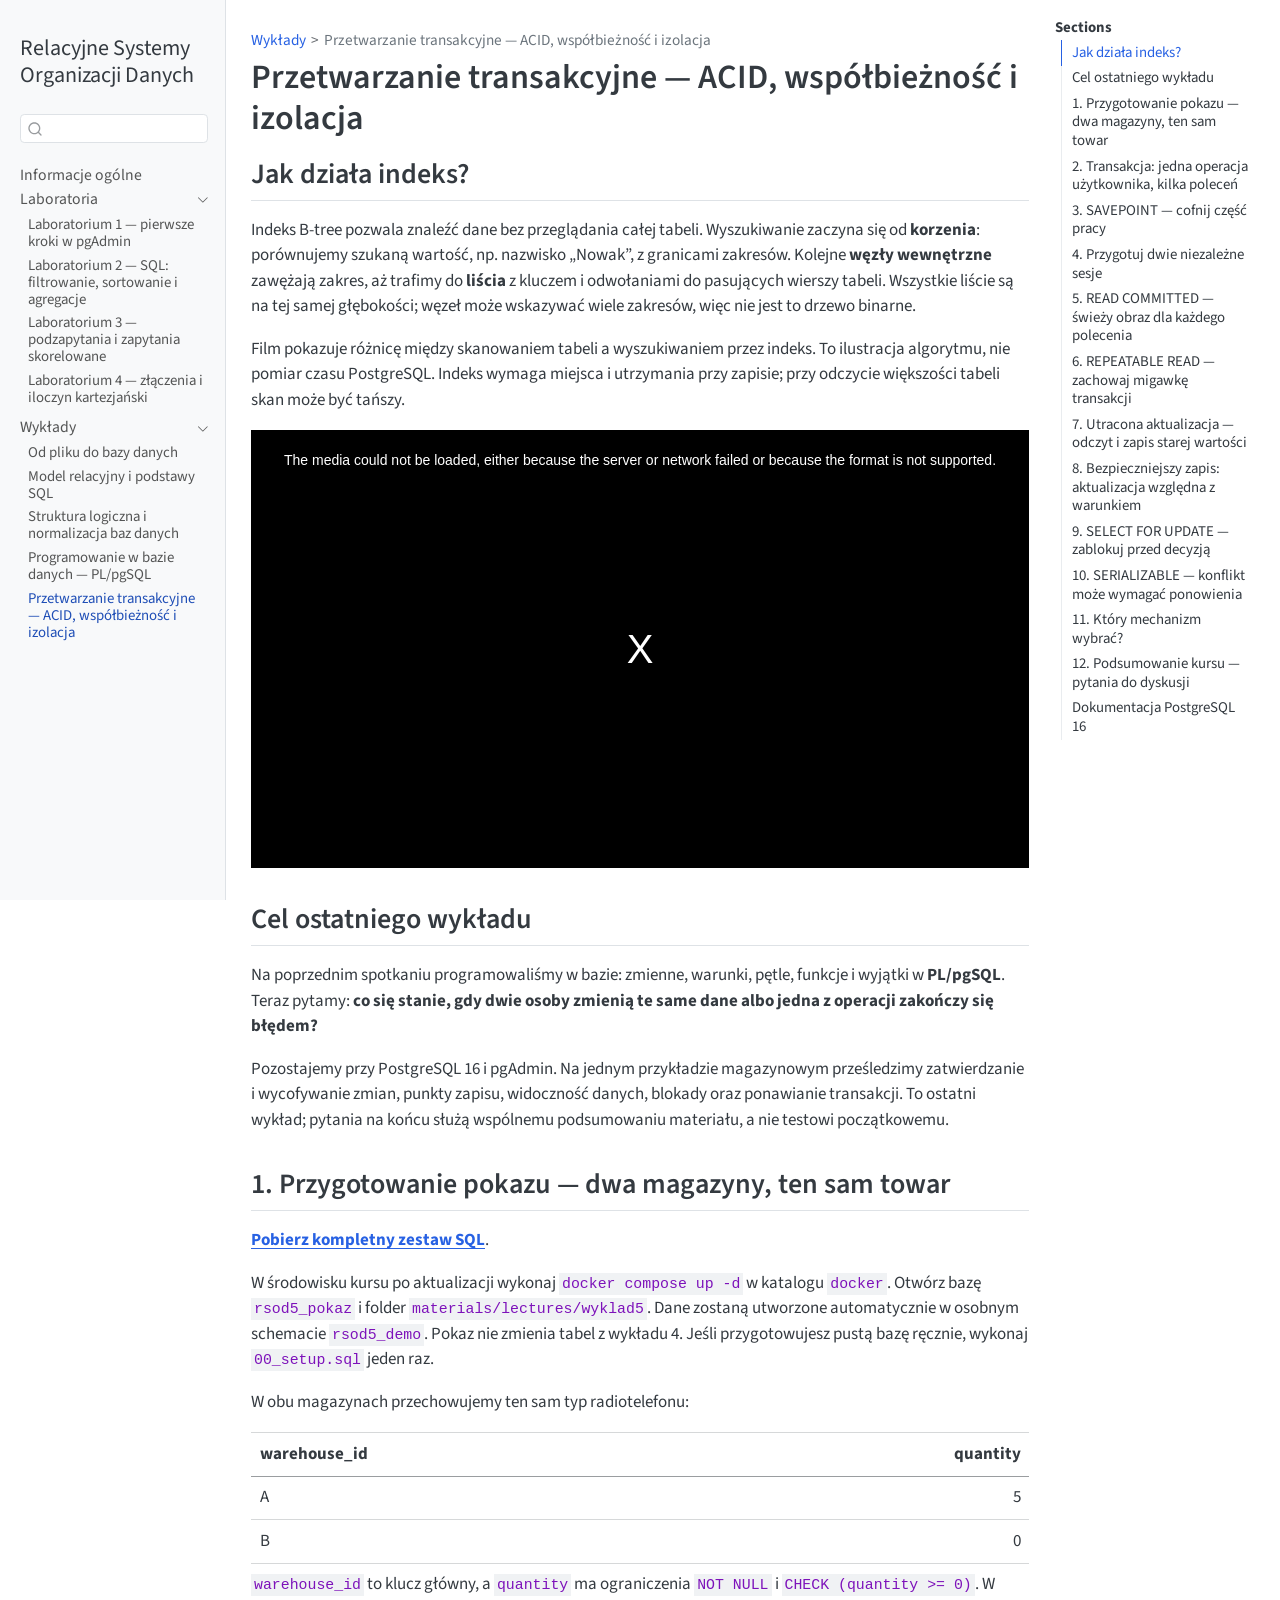
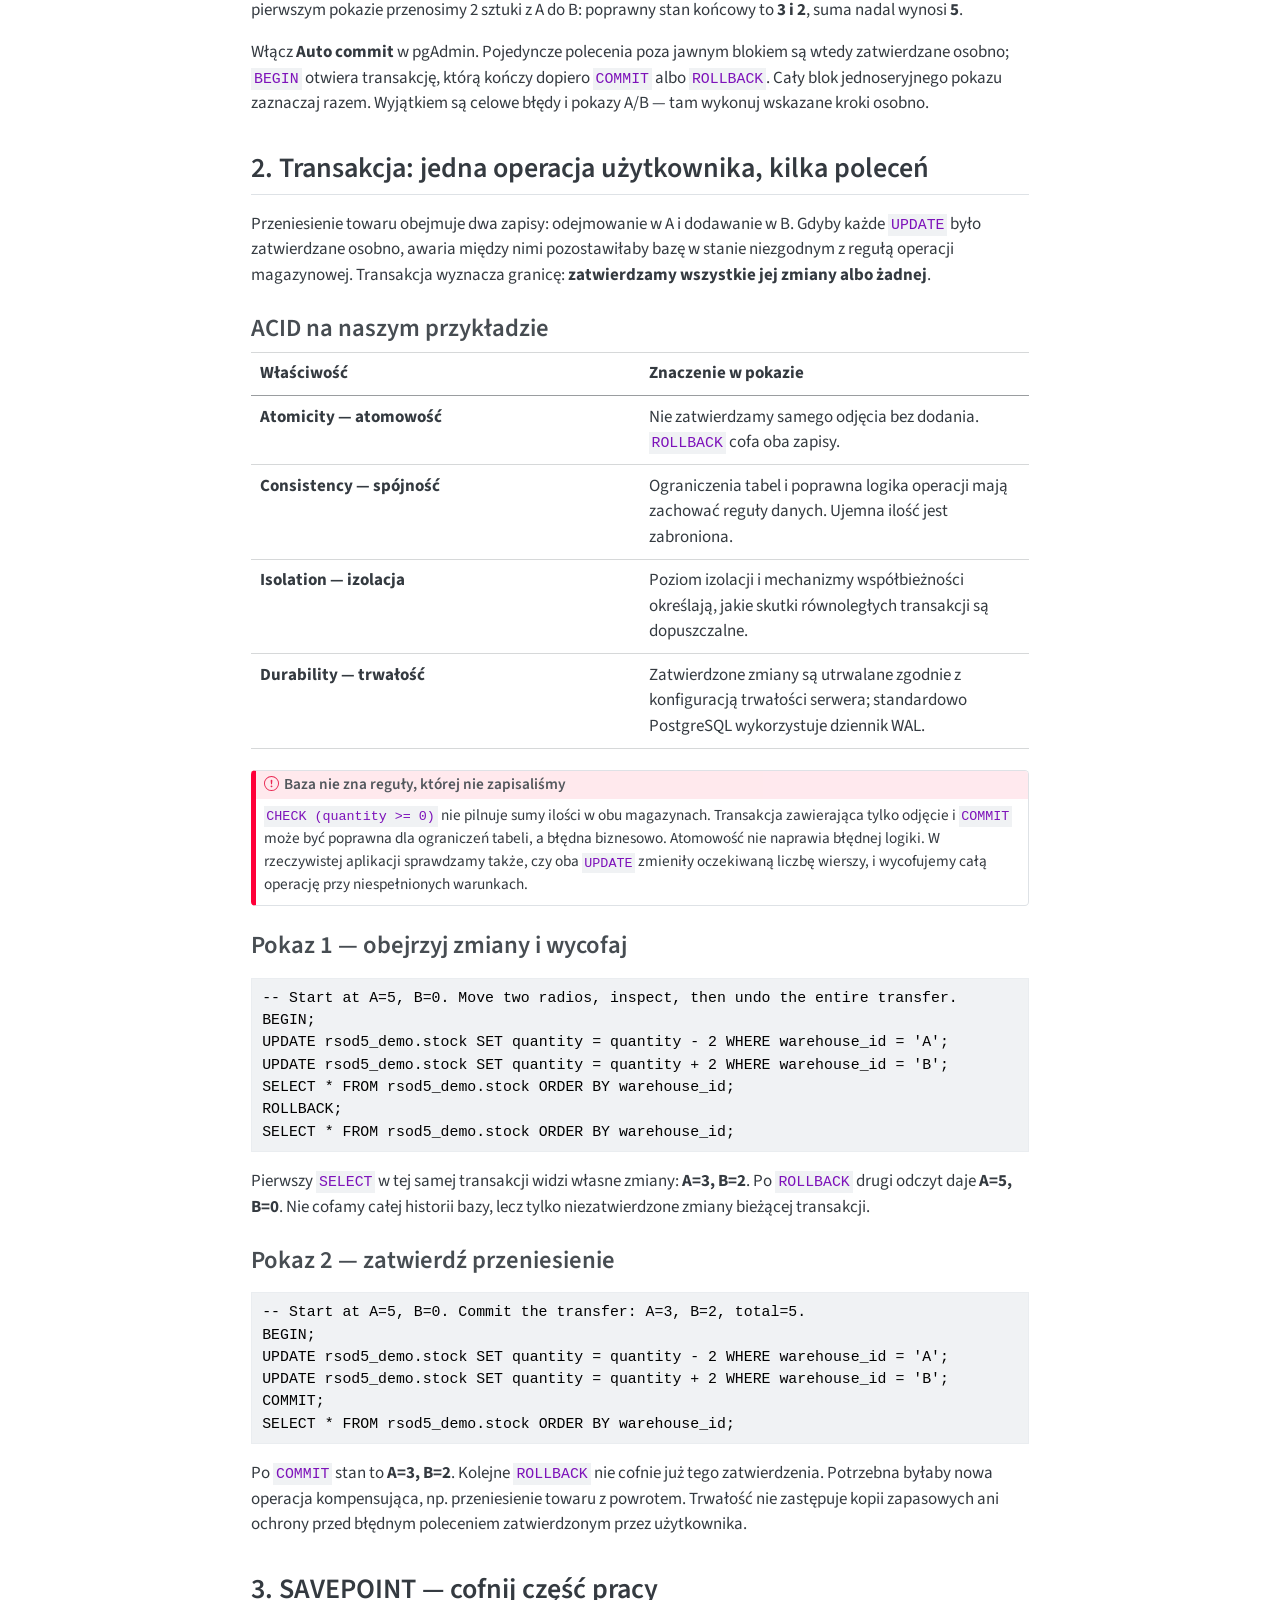
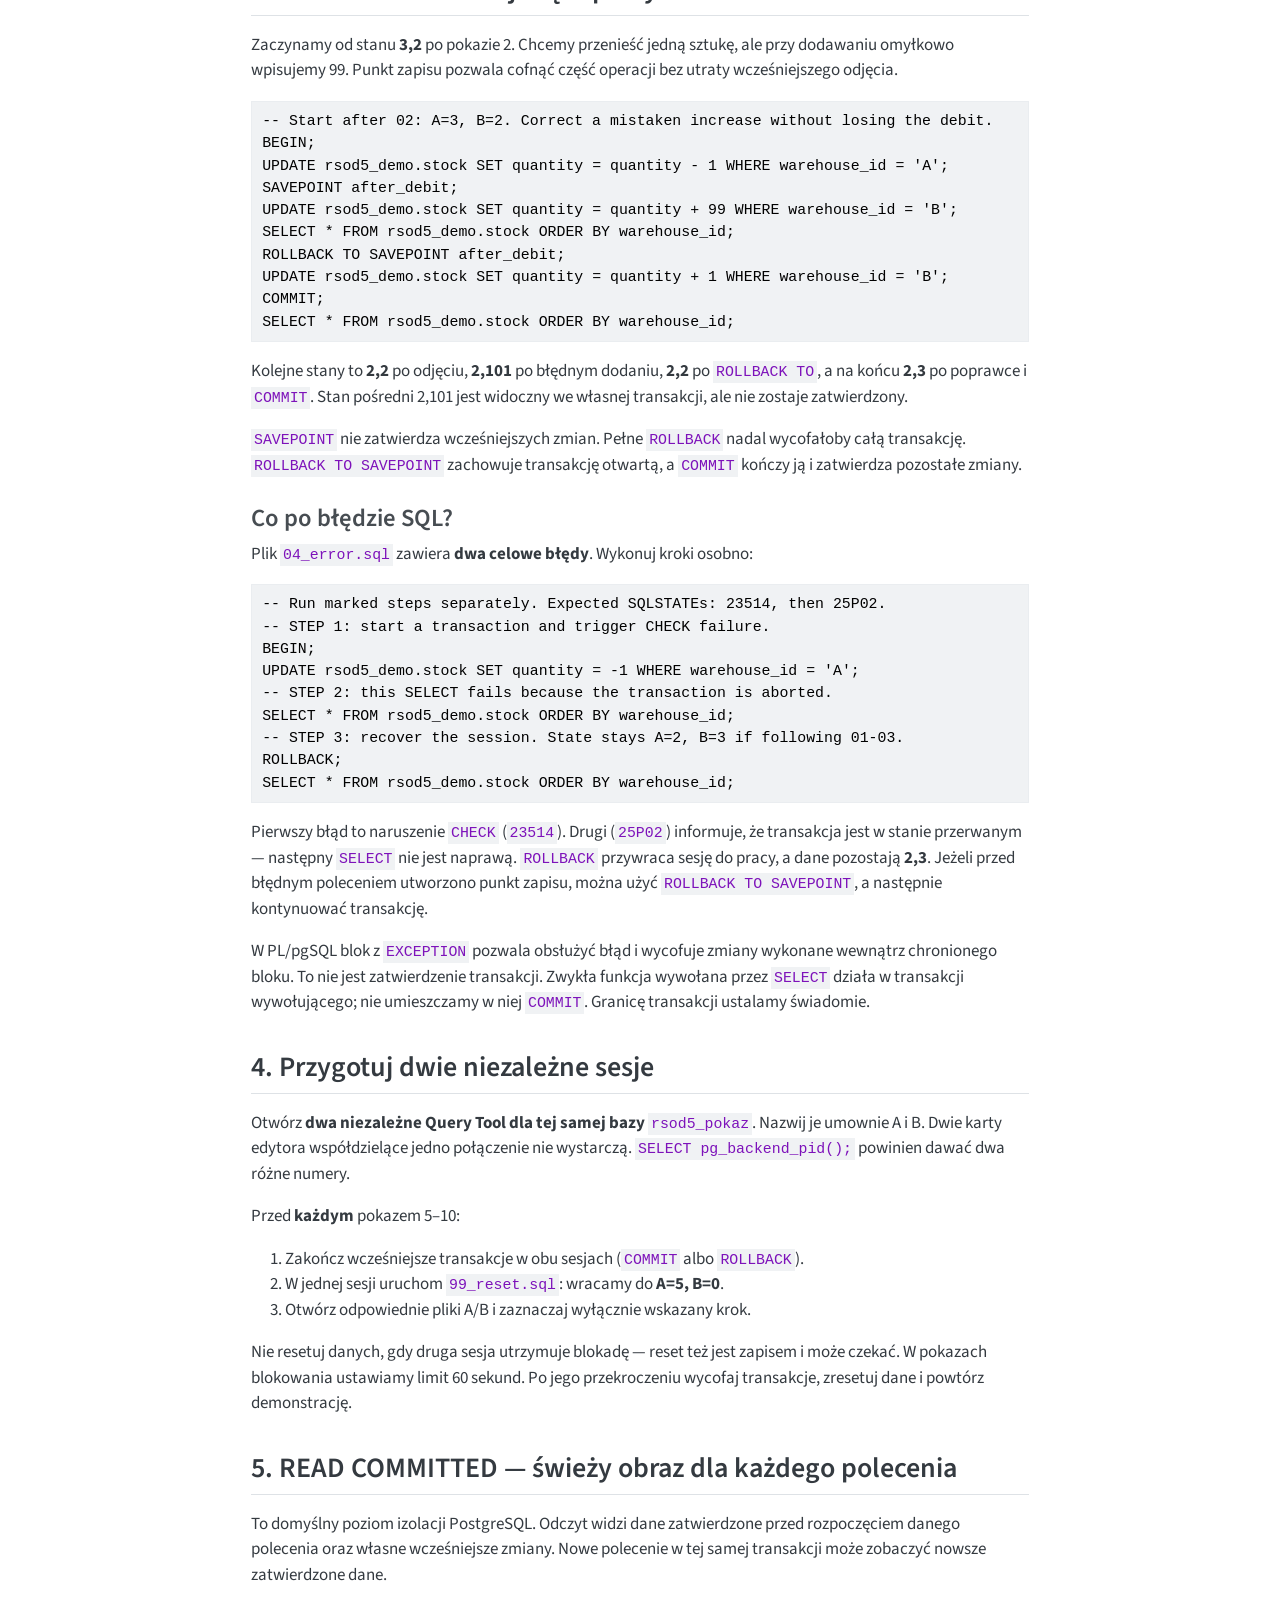
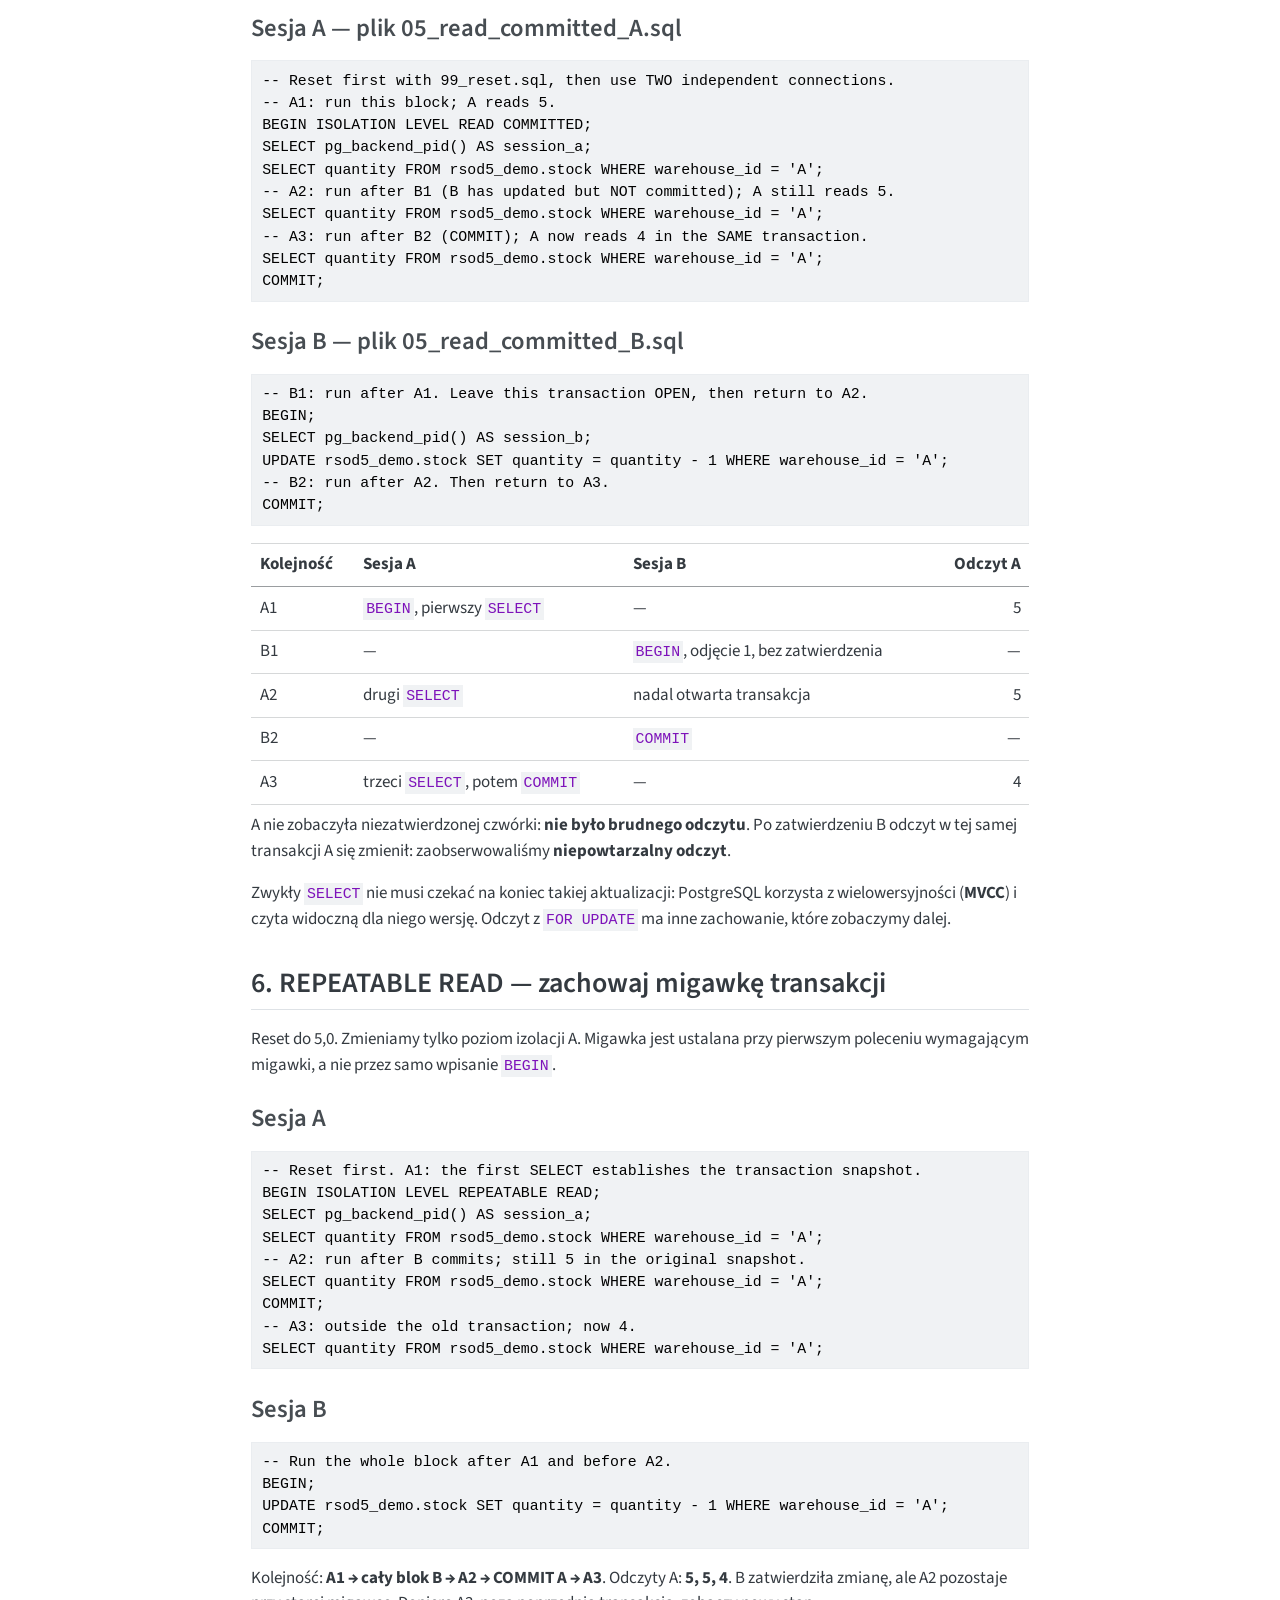
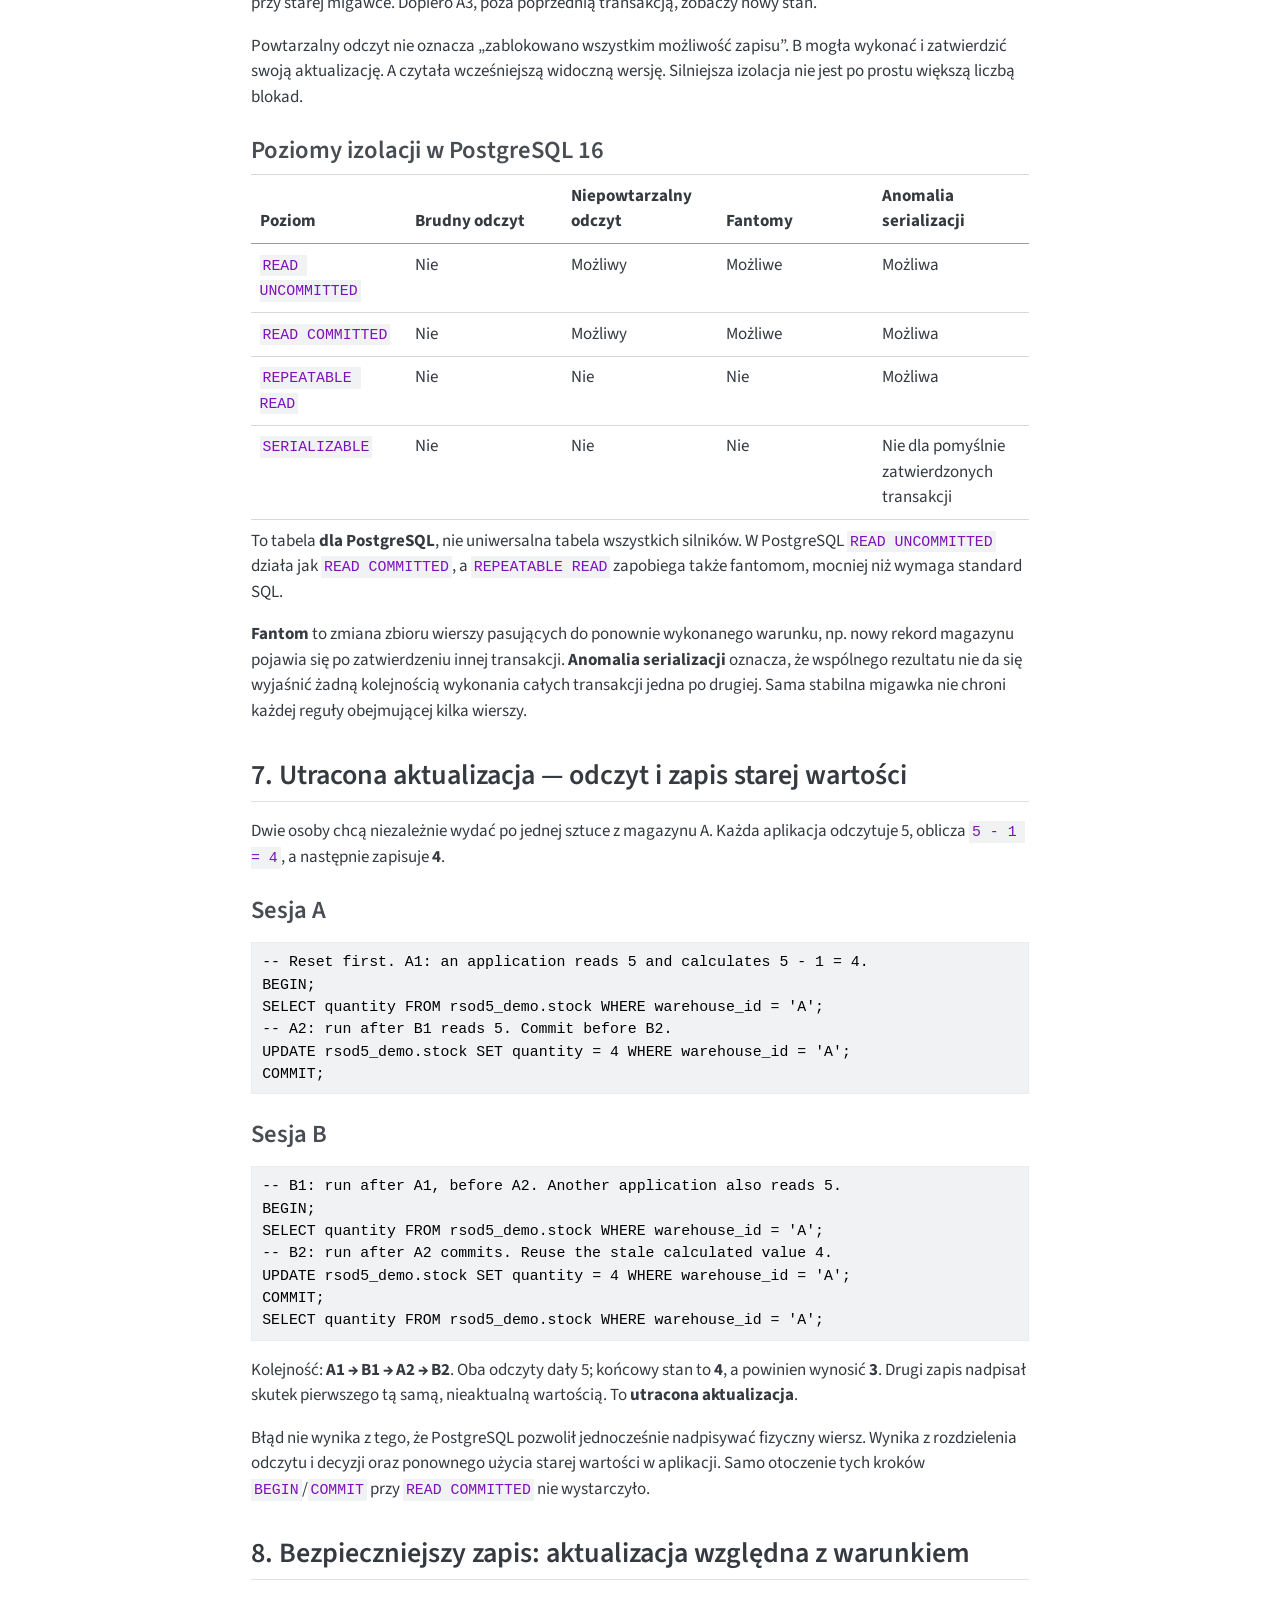
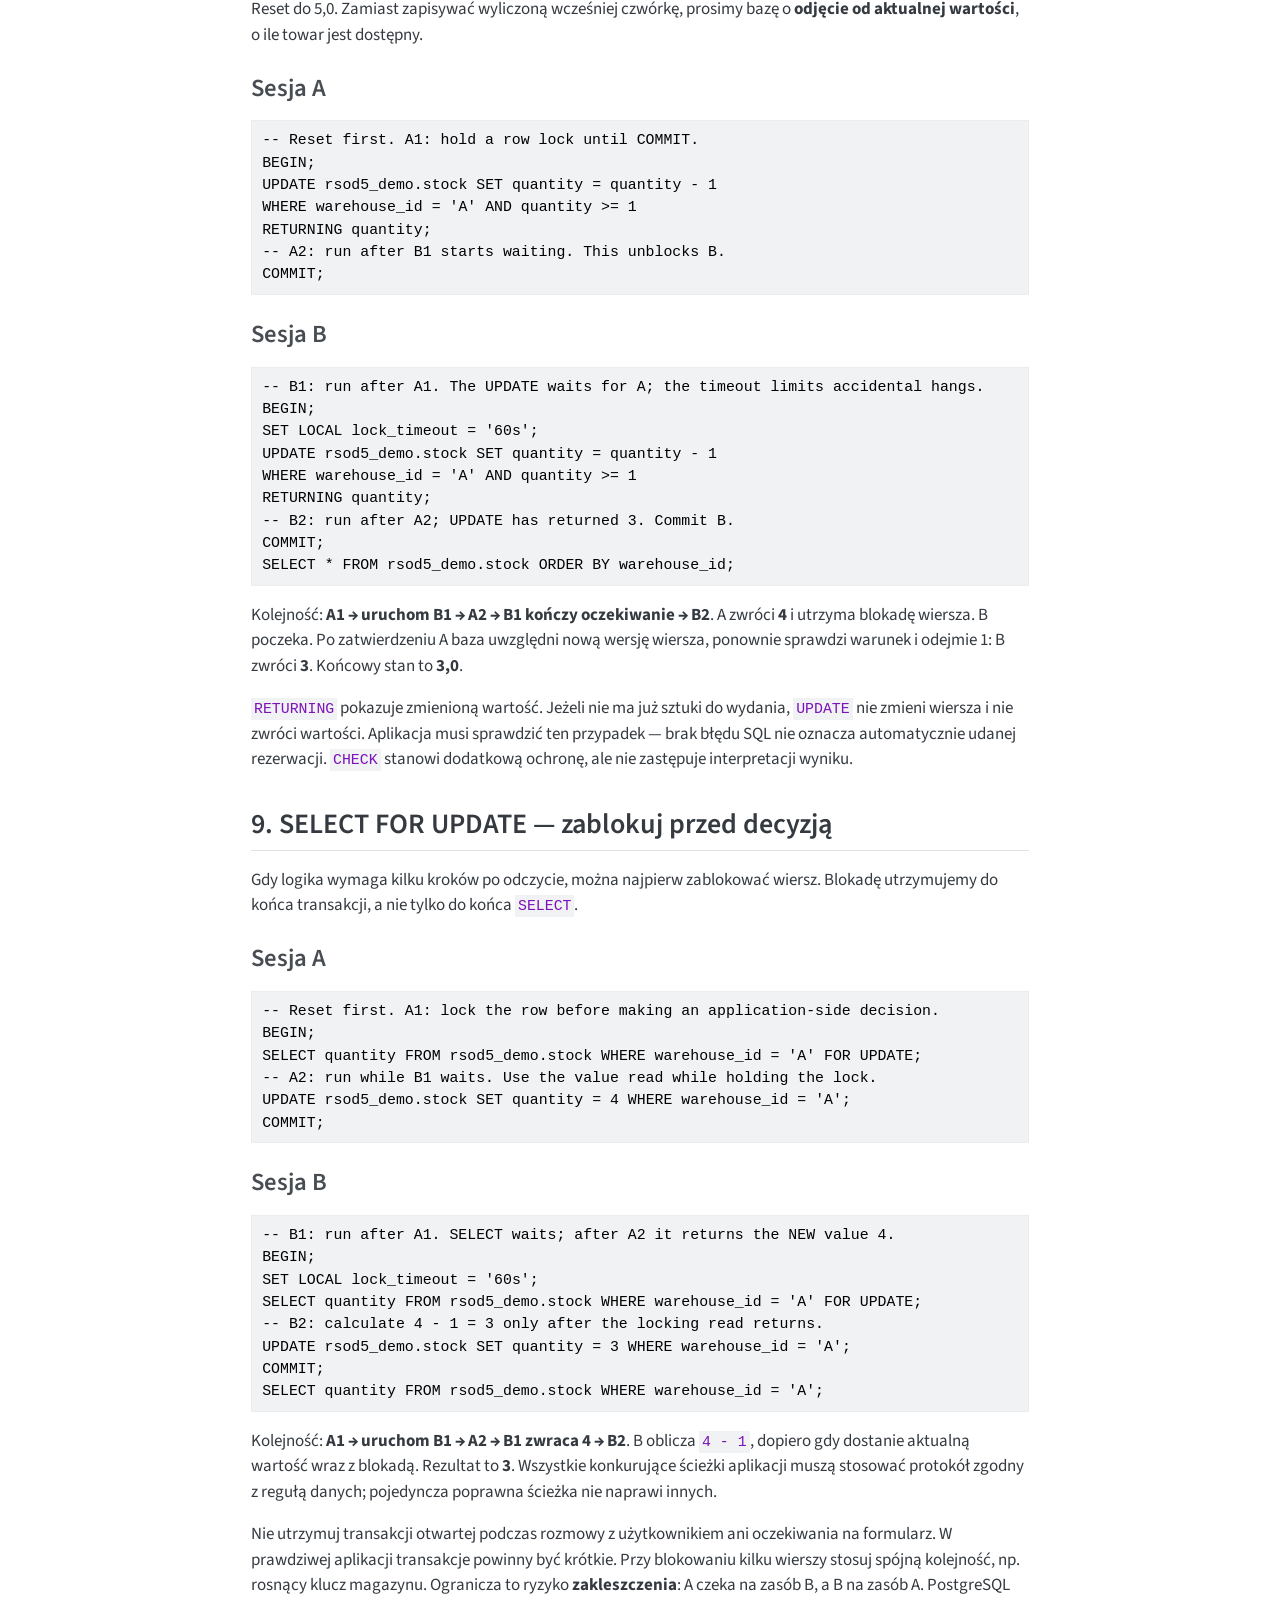
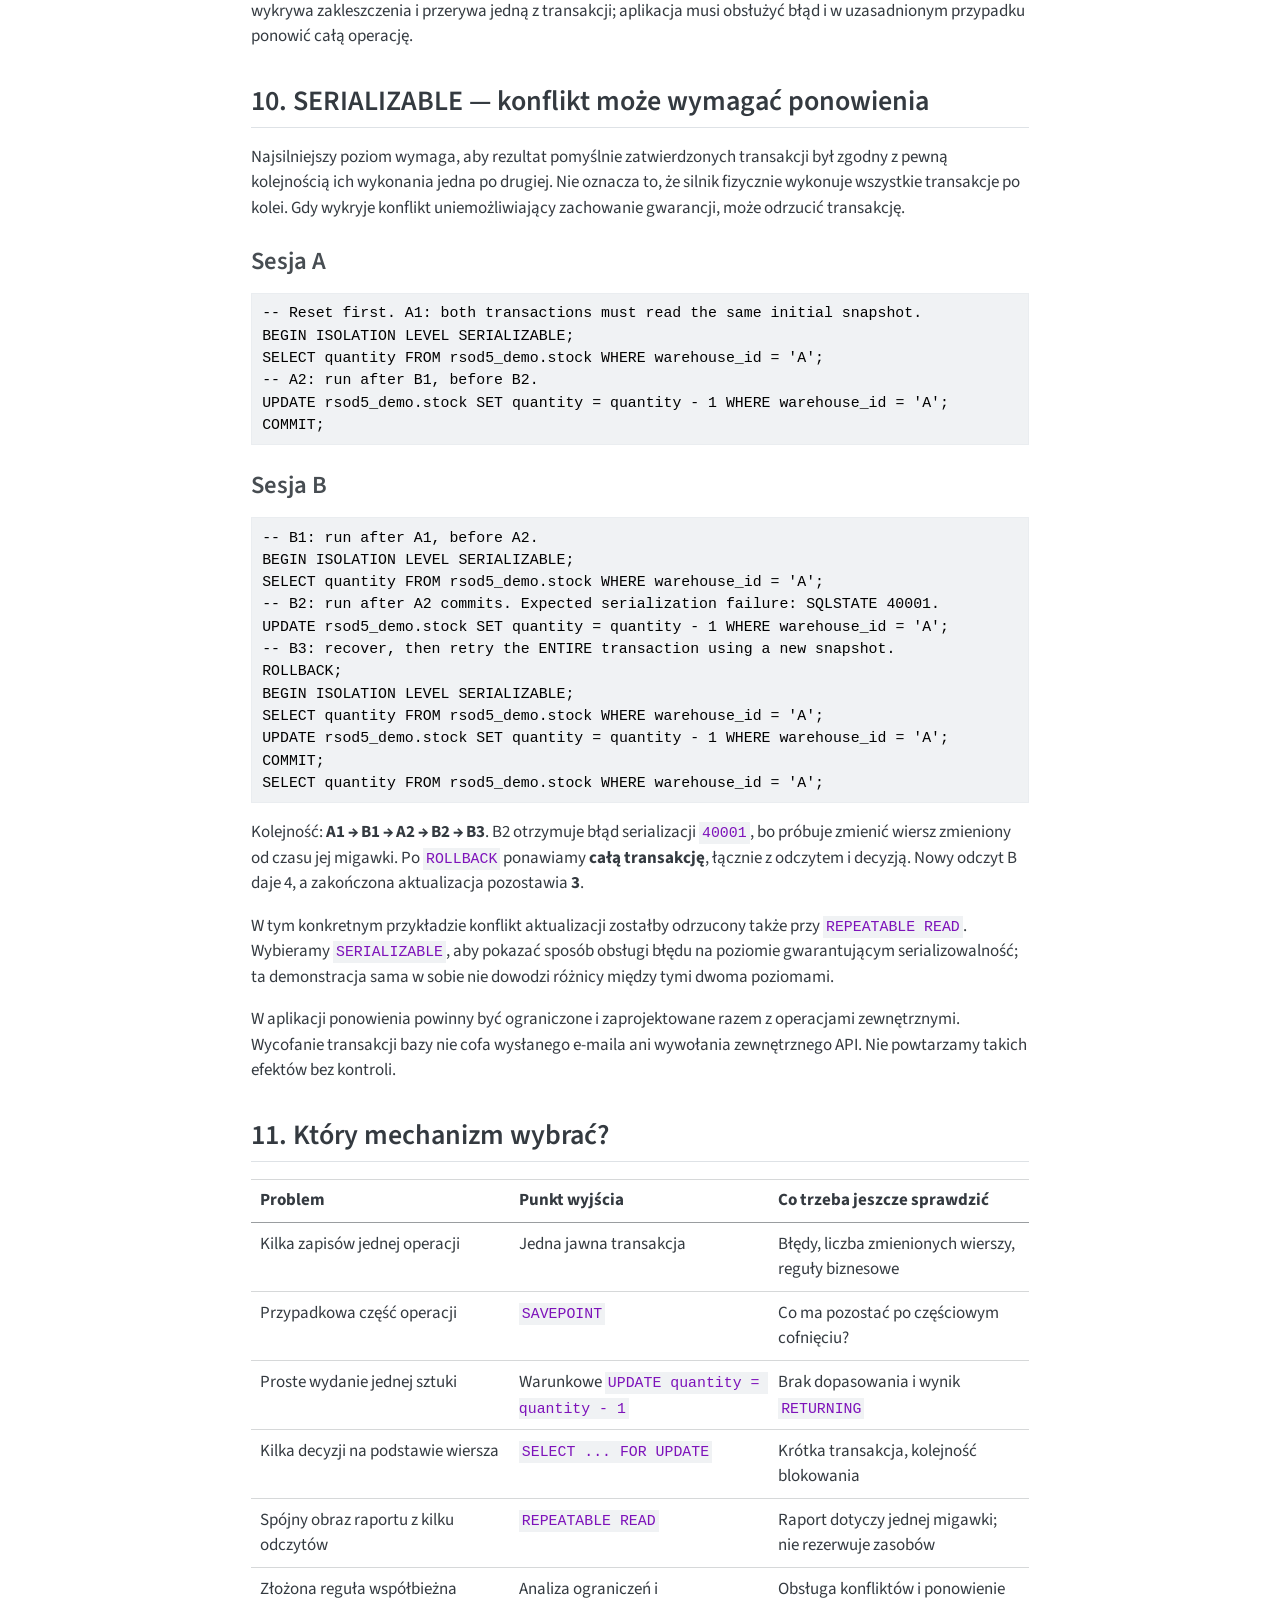
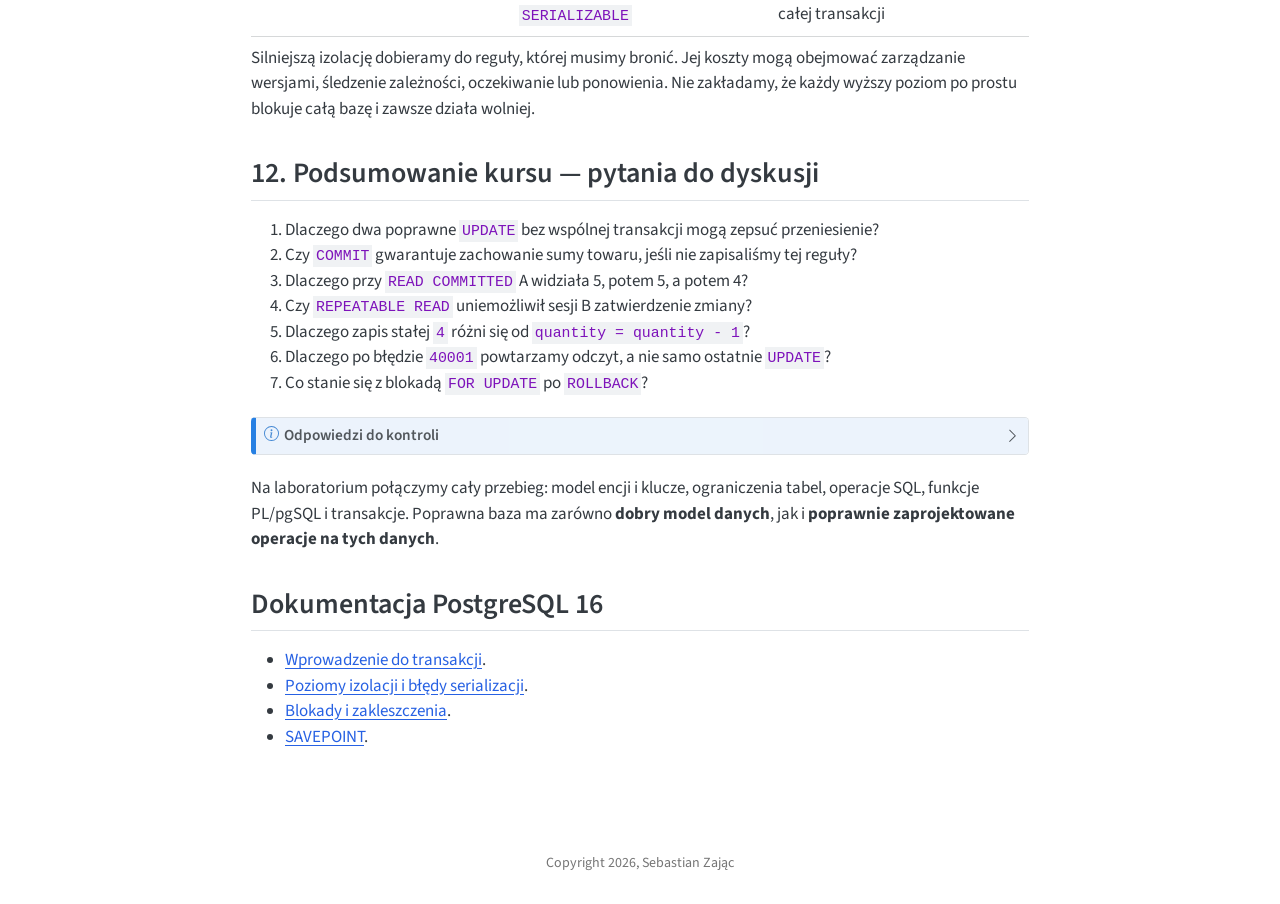
<file: docs/lectures/wyklad5.html>
<!DOCTYPE html>
<html xmlns="http://www.w3.org/1999/xhtml" lang="en" xml:lang="en"><head>

<meta charset="utf-8">
<meta name="generator" content="quarto-1.11.9">

<meta name="viewport" content="width=device-width, initial-scale=1.0, user-scalable=yes">


<title>Przetwarzanie transakcyjne — ACID, współbieżność i izolacja – Relacyjne Systemy Organizacji Danych</title>
<style>
/* Default styles provided by pandoc.
** See https://pandoc.org/MANUAL.html#variables-for-html for config info.
*/
span.smallcaps{font-variant: small-caps;}
div.columns{display: flex; gap: 1.5em;}
div.column{flex: auto;}
@media screen {
div.columns{gap: min(4vw, 1.5em);}
div.column{overflow-x: auto;}
}
div.hanging-indent{margin-left: 1.5em; text-indent: -1.5em;}
ul.task-list{list-style: none;}
ul.task-list li input[type="checkbox"] {
  width: 0.8em;
  margin: 0 0.8em 0.2em -1em; /* quarto-specific, see https://github.com/quarto-dev/quarto-cli/issues/4556 */ 
  vertical-align: middle;
}
/* CSS for syntax highlighting */
html { -webkit-text-size-adjust: 100%; }
pre > code.sourceCode { white-space: pre; position: relative; }
pre > code.sourceCode > span { display: inline-block; line-height: 1.25; }
pre > code.sourceCode > span:empty { height: 1.2em; }
.sourceCode { overflow: visible; }
code.sourceCode > span { color: inherit; text-decoration: inherit; }
div.sourceCode { margin: 1em 0; }
pre.sourceCode { margin: 0; }
@media screen {
div.sourceCode { overflow: auto; }
}
@media print {
pre > code.sourceCode { white-space: pre-wrap; }
pre > code.sourceCode > span { text-indent: -5em; padding-left: 5em; }
}
pre.numberSource code
  { counter-reset: source-line 0; }
pre.numberSource code > span
  { position: relative; left: -4em; counter-increment: source-line; }
pre.numberSource code > span > a:first-child::before
  { content: counter(source-line);
    position: relative; left: -1em; text-align: right; vertical-align: baseline;
    border: none; display: inline-block;
    -webkit-touch-callout: none; -webkit-user-select: none;
    -khtml-user-select: none; -moz-user-select: none;
    -ms-user-select: none; user-select: none;
    padding: 0 4px; width: 4em;
  }
pre.numberSource { margin-left: 3em;  padding-left: 4px; }
div.sourceCode
  {   }
@media screen {
pre > code.sourceCode > span > a:first-child::before { text-decoration: underline; }
}
</style>


<script src="../site_libs/quarto-nav/quarto-nav.js"></script>
<script src="../site_libs/quarto-nav/headroom.min.js"></script>
<script src="../site_libs/clipboard/clipboard.min.js"></script>
<script src="../site_libs/quarto-search/autocomplete.umd.js"></script>
<script src="../site_libs/quarto-search/fuse.min.js"></script>
<script src="../site_libs/quarto-search/quarto-search.js"></script>
<meta name="quarto:offset" content="../">
<script src="../site_libs/quarto-html/quarto.js" type="module"></script>
<script src="../site_libs/quarto-html/tabsets/tabsets.js" type="module"></script>
<script src="../site_libs/quarto-html/scrollable-regions/scrollable-regions.js" type="module"></script>
<script src="../site_libs/quarto-html/popper.min.js"></script>
<script src="../site_libs/quarto-html/tippy.umd.min.js"></script>
<script src="../site_libs/quarto-html/anchor.min.js"></script>
<link href="../site_libs/quarto-html/tippy.css" rel="stylesheet">
<script src="../site_libs/bootstrap/bootstrap.min.js"></script>
<link href="../site_libs/bootstrap/bootstrap-icons.css" rel="stylesheet">
<link href="../site_libs/bootstrap/bootstrap-e53eac6f3a25f5e6c14afb8711b7faf1.min.css" rel="stylesheet" append-hash="true" id="quarto-bootstrap" data-mode="light">
<script src="../site_libs/quarto-contrib/videojs/video.min.js"></script>
<link href="../site_libs/quarto-contrib/videojs/video-js.css" rel="stylesheet">
<script id="quarto-search-options" type="application/json">{
  "location": "sidebar",
  "copy-button": false,
  "collapse-after": 3,
  "panel-placement": "start",
  "type": "textbox",
  "limit": 50,
  "keyboard-shortcut": [
    "f",
    "/",
    "s"
  ],
  "show-item-context": false,
  "language": {
    "search-no-results-text": "No results",
    "search-matching-documents-text": "matching documents",
    "search-copy-link-title": "Copy link to search",
    "search-hide-matches-text": "Hide additional matches",
    "search-more-match-text": "more match in this document",
    "search-more-matches-text": "more matches in this document",
    "search-clear-button-title": "Clear",
    "search-text-placeholder": "",
    "search-detached-cancel-button-title": "Cancel",
    "search-submit-button-title": "Submit",
    "search-label": "Search"
  }
}</script>


<link rel="stylesheet" href="../style.css">
</head>

<body class="nav-sidebar docked quarto-light"><a id="quarto-skip-link" class="visually-hidden-focusable" href="#quarto-document-content">Skip to main content</a>

<div id="quarto-search-results"></div>
  <header id="quarto-header" class="headroom fixed-top">
  <nav class="quarto-secondary-nav" aria-label="Toolbar">
    <div class="container-fluid d-flex">
      <button type="button" class="quarto-btn-toggle btn" data-bs-toggle="collapse" role="button" data-bs-target=".quarto-sidebar-collapse-item" aria-controls="quarto-sidebar" aria-expanded="false" aria-label="Toggle sidebar navigation" onclick="if (window.quartoToggleHeadroom) { window.quartoToggleHeadroom(); }">
        <i class="bi bi-layout-text-sidebar-reverse"></i>
      </button>
        <nav class="quarto-page-breadcrumbs" aria-label="Breadcrumbs"><ol class="breadcrumb"><li class="breadcrumb-item"><a href="../lectures/wyklad1.html">Wykłady</a></li><li class="breadcrumb-item"><a href="../lectures/wyklad5.html">Przetwarzanie transakcyjne — ACID, współbieżność i izolacja</a></li></ol></nav>
        <a class="flex-grow-1" data-bs-toggle="collapse" data-bs-target=".quarto-sidebar-collapse-item" onclick="if (window.quartoToggleHeadroom) { window.quartoToggleHeadroom(); }">      
        </a>
      <button type="button" class="btn quarto-search-button" aria-label="Search" onclick="window.quartoOpenSearch();">
        <i class="bi bi-search"></i>
      </button>
    </div>
  </nav>
</header>
<!-- content -->
<div id="quarto-content" class="quarto-container page-columns page-rows-contents page-layout-article">
<!-- sidebar -->
  <nav id="quarto-sidebar" class="sidebar collapse collapse-horizontal quarto-sidebar-collapse-item sidebar-navigation docked overflow-auto" aria-label="Site">
    <div class="pt-lg-2 mt-2 text-left sidebar-header">
    <div class="sidebar-title mb-0 py-0">
      <a href="../">Relacyjne Systemy Organizacji Danych</a> 
    </div>
      </div>
        <div class="mt-2 flex-shrink-0 align-items-center">
        <div class="sidebar-search">
        <div id="quarto-search" class="" title="Search"></div>
        </div>
        </div>
    <div class="sidebar-menu-container"> 
    <ul class="list-unstyled mt-1">
        <li class="sidebar-item">
  <div class="sidebar-item-container"> 
  <a href="../index.html" class="sidebar-item-text sidebar-link">
 <span class="menu-text">Informacje ogólne</span></a>
  </div>
</li>
        <li class="sidebar-item sidebar-item-section">
      <div class="sidebar-item-container"> 
            <button type="button" class="sidebar-item-text sidebar-item-toggle sidebar-link text-start" data-bs-toggle="collapse" data-bs-target="#quarto-sidebar-section-1" aria-controls="quarto-sidebar-section-1" aria-expanded="true">
 <span class="menu-text" id="quarto-sidebar-section-1-label">Laboratoria</span><i class="bi bi-chevron-right" aria-hidden="true"></i></button>
      </div>
      <ul id="quarto-sidebar-section-1" aria-labelledby="quarto-sidebar-section-1-label" class="collapse list-unstyled sidebar-section depth1 show">  
          <li class="sidebar-item">
  <div class="sidebar-item-container"> 
  <a href="../laboratorium1.html" class="sidebar-item-text sidebar-link">
 <span class="menu-text">Laboratorium 1 — pierwsze kroki w pgAdmin</span></a>
  </div>
</li>
          <li class="sidebar-item">
  <div class="sidebar-item-container"> 
  <a href="../laboratorium2.html" class="sidebar-item-text sidebar-link">
 <span class="menu-text">Laboratorium 2 — SQL: filtrowanie, sortowanie i agregacje</span></a>
  </div>
</li>
          <li class="sidebar-item">
  <div class="sidebar-item-container"> 
  <a href="../laboratorium3.html" class="sidebar-item-text sidebar-link">
 <span class="menu-text">Laboratorium 3 — podzapytania i zapytania skorelowane</span></a>
  </div>
</li>
          <li class="sidebar-item">
  <div class="sidebar-item-container"> 
  <a href="../laboratorium4.html" class="sidebar-item-text sidebar-link">
 <span class="menu-text">Laboratorium 4 — złączenia i iloczyn kartezjański</span></a>
  </div>
</li>
      </ul>
  </li>
        <li class="sidebar-item sidebar-item-section">
      <div class="sidebar-item-container"> 
            <button type="button" class="sidebar-item-text sidebar-item-toggle sidebar-link text-start" data-bs-toggle="collapse" data-bs-target="#quarto-sidebar-section-2" aria-controls="quarto-sidebar-section-2" aria-expanded="true">
 <span class="menu-text" id="quarto-sidebar-section-2-label">Wykłady</span><i class="bi bi-chevron-right" aria-hidden="true"></i></button>
      </div>
      <ul id="quarto-sidebar-section-2" aria-labelledby="quarto-sidebar-section-2-label" class="collapse list-unstyled sidebar-section depth1 show">  
          <li class="sidebar-item">
  <div class="sidebar-item-container"> 
  <a href="../lectures/wyklad1.html" class="sidebar-item-text sidebar-link">
 <span class="menu-text">Od pliku do bazy danych</span></a>
  </div>
</li>
          <li class="sidebar-item">
  <div class="sidebar-item-container"> 
  <a href="../lectures/wyklad2.html" class="sidebar-item-text sidebar-link">
 <span class="menu-text">Model relacyjny i podstawy SQL</span></a>
  </div>
</li>
          <li class="sidebar-item">
  <div class="sidebar-item-container"> 
  <a href="../lectures/wyklad3.html" class="sidebar-item-text sidebar-link">
 <span class="menu-text">Struktura logiczna i normalizacja baz danych</span></a>
  </div>
</li>
          <li class="sidebar-item">
  <div class="sidebar-item-container"> 
  <a href="../lectures/wyklad4.html" class="sidebar-item-text sidebar-link">
 <span class="menu-text">Programowanie w bazie danych — PL/pgSQL</span></a>
  </div>
</li>
          <li class="sidebar-item">
  <div class="sidebar-item-container"> 
  <a href="../lectures/wyklad5.html" class="sidebar-item-text sidebar-link active">
 <span class="menu-text">Przetwarzanie transakcyjne — ACID, współbieżność i izolacja</span></a>
  </div>
</li>
      </ul>
  </li>
    </ul>
    </div>
</nav>
<div id="quarto-sidebar-glass" class="quarto-sidebar-collapse-item" data-bs-toggle="collapse" data-bs-target=".quarto-sidebar-collapse-item"></div>
<!-- margin-sidebar -->
    <div id="quarto-margin-sidebar" class="sidebar margin-sidebar">
        <nav id="TOC" role="doc-toc" aria-labelledby="toc-title" class="toc-active">
    <h2 id="toc-title"><strong>Sections</strong></h2>
   
  <ul class="collapse">
  <li><a href="#jak-działa-indeks" id="toc-jak-działa-indeks" class="nav-link active" data-scroll-target="#jak-działa-indeks">Jak działa indeks?</a></li>
  <li><a href="#cel-ostatniego-wykładu" id="toc-cel-ostatniego-wykładu" class="nav-link" data-scroll-target="#cel-ostatniego-wykładu">Cel ostatniego wykładu</a></li>
  <li><a href="#przygotowanie-pokazu-dwa-magazyny-ten-sam-towar" id="toc-przygotowanie-pokazu-dwa-magazyny-ten-sam-towar" class="nav-link" data-scroll-target="#przygotowanie-pokazu-dwa-magazyny-ten-sam-towar">1. Przygotowanie pokazu — dwa magazyny, ten sam towar</a></li>
  <li><a href="#transakcja-jedna-operacja-użytkownika-kilka-poleceń" id="toc-transakcja-jedna-operacja-użytkownika-kilka-poleceń" class="nav-link" data-scroll-target="#transakcja-jedna-operacja-użytkownika-kilka-poleceń">2. Transakcja: jedna operacja użytkownika, kilka poleceń</a></li>
  <li><a href="#savepoint-cofnij-część-pracy" id="toc-savepoint-cofnij-część-pracy" class="nav-link" data-scroll-target="#savepoint-cofnij-część-pracy">3. SAVEPOINT — cofnij część pracy</a></li>
  <li><a href="#przygotuj-dwie-niezależne-sesje" id="toc-przygotuj-dwie-niezależne-sesje" class="nav-link" data-scroll-target="#przygotuj-dwie-niezależne-sesje">4. Przygotuj dwie niezależne sesje</a></li>
  <li><a href="#read-committed-świeży-obraz-dla-każdego-polecenia" id="toc-read-committed-świeży-obraz-dla-każdego-polecenia" class="nav-link" data-scroll-target="#read-committed-świeży-obraz-dla-każdego-polecenia">5. READ COMMITTED — świeży obraz dla każdego polecenia</a></li>
  <li><a href="#repeatable-read-zachowaj-migawkę-transakcji" id="toc-repeatable-read-zachowaj-migawkę-transakcji" class="nav-link" data-scroll-target="#repeatable-read-zachowaj-migawkę-transakcji">6. REPEATABLE READ — zachowaj migawkę transakcji</a></li>
  <li><a href="#utracona-aktualizacja-odczyt-i-zapis-starej-wartości" id="toc-utracona-aktualizacja-odczyt-i-zapis-starej-wartości" class="nav-link" data-scroll-target="#utracona-aktualizacja-odczyt-i-zapis-starej-wartości">7. Utracona aktualizacja — odczyt i zapis starej wartości</a></li>
  <li><a href="#bezpieczniejszy-zapis-aktualizacja-względna-z-warunkiem" id="toc-bezpieczniejszy-zapis-aktualizacja-względna-z-warunkiem" class="nav-link" data-scroll-target="#bezpieczniejszy-zapis-aktualizacja-względna-z-warunkiem">8. Bezpieczniejszy zapis: aktualizacja względna z warunkiem</a></li>
  <li><a href="#select-for-update-zablokuj-przed-decyzją" id="toc-select-for-update-zablokuj-przed-decyzją" class="nav-link" data-scroll-target="#select-for-update-zablokuj-przed-decyzją">9. SELECT FOR UPDATE — zablokuj przed decyzją</a></li>
  <li><a href="#serializable-konflikt-może-wymagać-ponowienia" id="toc-serializable-konflikt-może-wymagać-ponowienia" class="nav-link" data-scroll-target="#serializable-konflikt-może-wymagać-ponowienia">10. SERIALIZABLE — konflikt może wymagać ponowienia</a></li>
  <li><a href="#który-mechanizm-wybrać" id="toc-który-mechanizm-wybrać" class="nav-link" data-scroll-target="#który-mechanizm-wybrać">11. Który mechanizm wybrać?</a></li>
  <li><a href="#podsumowanie-kursu-pytania-do-dyskusji" id="toc-podsumowanie-kursu-pytania-do-dyskusji" class="nav-link" data-scroll-target="#podsumowanie-kursu-pytania-do-dyskusji">12. Podsumowanie kursu — pytania do dyskusji</a></li>
  <li><a href="#dokumentacja-postgresql-16" id="toc-dokumentacja-postgresql-16" class="nav-link" data-scroll-target="#dokumentacja-postgresql-16">Dokumentacja PostgreSQL 16</a></li>
  </ul>
</nav>
    </div>
<!-- main -->
<main class="content" id="quarto-document-content" tabindex="-1">

<header id="title-block-header" class="quarto-title-block default"><nav class="quarto-page-breadcrumbs quarto-title-breadcrumbs d-none d-lg-block" aria-label="Breadcrumbs"><ol class="breadcrumb"><li class="breadcrumb-item"><a href="../lectures/wyklad1.html">Wykłady</a></li><li class="breadcrumb-item"><a href="../lectures/wyklad5.html">Przetwarzanie transakcyjne — ACID, współbieżność i izolacja</a></li></ol></nav>
<div class="quarto-title">
<h1 class="title">Przetwarzanie transakcyjne — ACID, współbieżność i izolacja</h1>
</div>



<div class="quarto-title-meta">

    
  
    
  </div>
  


</header>


<section id="jak-działa-indeks" class="level2">
<h2 class="anchored" data-anchor-id="jak-działa-indeks">Jak działa indeks?</h2>
<p>Indeks B-tree pozwala znaleźć dane bez przeglądania całej tabeli. Wyszukiwanie zaczyna się od <strong>korzenia</strong>: porównujemy szukaną wartość, np. nazwisko „Nowak”, z granicami zakresów. Kolejne <strong>węzły wewnętrzne</strong> zawężają zakres, aż trafimy do <strong>liścia</strong> z kluczem i odwołaniami do pasujących wierszy tabeli. Wszystkie liście są na tej samej głębokości; węzeł może wskazywać wiele zakresów, więc nie jest to drzewo binarne.</p>
<p>Film pokazuje różnicę między skanowaniem tabeli a wyszukiwaniem przez indeks. To ilustracja algorytmu, nie pomiar czasu PostgreSQL. Indeks wymaga miejsca i utrzymania przy zapisie; przy odczycie większości tabeli skan może być tańszy.</p>
<div class="quarto-video"><video id="video_shortcode_videojs_video1" class="video-js vjs-default-skin vjs-big-play-centered vjs-fluid" controls="" preload="auto" data-setup="{}" title="Skan tabeli i wyszukiwanie przez indeks"><source src="media/seq_vs_index.mp4"></video></div>
</section>
<section id="cel-ostatniego-wykładu" class="level2">
<h2 class="anchored" data-anchor-id="cel-ostatniego-wykładu">Cel ostatniego wykładu</h2>
<p>Na poprzednim spotkaniu programowaliśmy w bazie: zmienne, warunki, pętle, funkcje i wyjątki w <strong>PL/pgSQL</strong>. Teraz pytamy: <strong>co się stanie, gdy dwie osoby zmienią te same dane albo jedna z operacji zakończy się błędem?</strong></p>
<p>Pozostajemy przy PostgreSQL 16 i pgAdmin. Na jednym przykładzie magazynowym prześledzimy zatwierdzanie i wycofywanie zmian, punkty zapisu, widoczność danych, blokady oraz ponawianie transakcji. To ostatni wykład; pytania na końcu służą wspólnemu podsumowaniu materiału, a nie testowi początkowemu.</p>
</section>
<section id="przygotowanie-pokazu-dwa-magazyny-ten-sam-towar" class="level2">
<h2 class="anchored" data-anchor-id="przygotowanie-pokazu-dwa-magazyny-ten-sam-towar">1. Przygotowanie pokazu — dwa magazyny, ten sam towar</h2>
<p><a href="../assets/sql/rsod5-transakcje.zip"><strong>Pobierz kompletny zestaw SQL</strong></a>.</p>
<p>W środowisku kursu po aktualizacji wykonaj <code>docker compose up -d</code> w katalogu <code>docker</code>. Otwórz bazę <strong><code>rsod5_pokaz</code></strong> i folder <code>materials/lectures/wyklad5</code>. Dane zostaną utworzone automatycznie w osobnym schemacie <code>rsod5_demo</code>. Pokaz nie zmienia tabel z wykładu 4. Jeśli przygotowujesz pustą bazę ręcznie, wykonaj <code>00_setup.sql</code> jeden raz.</p>
<p>W obu magazynach przechowujemy ten sam typ radiotelefonu:</p>
<table class="caption-top table">
<thead>
<tr class="header">
<th>warehouse_id</th>
<th style="text-align: right;">quantity</th>
</tr>
</thead>
<tbody>
<tr class="odd">
<td>A</td>
<td style="text-align: right;">5</td>
</tr>
<tr class="even">
<td>B</td>
<td style="text-align: right;">0</td>
</tr>
</tbody>
</table>
<p><code>warehouse_id</code> to klucz główny, a <code>quantity</code> ma ograniczenia <code>NOT NULL</code> i <code>CHECK (quantity &gt;= 0)</code>. W pierwszym pokazie przenosimy 2 sztuki z A do B: poprawny stan końcowy to <strong>3 i 2</strong>, suma nadal wynosi <strong>5</strong>.</p>
<p>Włącz <strong>Auto commit</strong> w pgAdmin. Pojedyncze polecenia poza jawnym blokiem są wtedy zatwierdzane osobno; <code>BEGIN</code> otwiera transakcję, którą kończy dopiero <code>COMMIT</code> albo <code>ROLLBACK</code>. Cały blok jednoseryjnego pokazu zaznaczaj razem. Wyjątkiem są celowe błędy i pokazy A/B — tam wykonuj wskazane kroki osobno.</p>
</section>
<section id="transakcja-jedna-operacja-użytkownika-kilka-poleceń" class="level2">
<h2 class="anchored" data-anchor-id="transakcja-jedna-operacja-użytkownika-kilka-poleceń">2. Transakcja: jedna operacja użytkownika, kilka poleceń</h2>
<p>Przeniesienie towaru obejmuje dwa zapisy: odejmowanie w A i dodawanie w B. Gdyby każde <code>UPDATE</code> było zatwierdzane osobno, awaria między nimi pozostawiłaby bazę w stanie niezgodnym z regułą operacji magazynowej. Transakcja wyznacza granicę: <strong>zatwierdzamy wszystkie jej zmiany albo żadnej</strong>.</p>
<section id="acid-na-naszym-przykładzie" class="level3">
<h3 class="anchored" data-anchor-id="acid-na-naszym-przykładzie">ACID na naszym przykładzie</h3>
<table class="caption-top table">
<colgroup>
<col style="width: 50%">
<col style="width: 50%">
</colgroup>
<thead>
<tr class="header">
<th>Właściwość</th>
<th>Znaczenie w pokazie</th>
</tr>
</thead>
<tbody>
<tr class="odd">
<td><strong>Atomicity — atomowość</strong></td>
<td>Nie zatwierdzamy samego odjęcia bez dodania. <code>ROLLBACK</code> cofa oba zapisy.</td>
</tr>
<tr class="even">
<td><strong>Consistency — spójność</strong></td>
<td>Ograniczenia tabel i poprawna logika operacji mają zachować reguły danych. Ujemna ilość jest zabroniona.</td>
</tr>
<tr class="odd">
<td><strong>Isolation — izolacja</strong></td>
<td>Poziom izolacji i mechanizmy współbieżności określają, jakie skutki równoległych transakcji są dopuszczalne.</td>
</tr>
<tr class="even">
<td><strong>Durability — trwałość</strong></td>
<td>Zatwierdzone zmiany są utrwalane zgodnie z konfiguracją trwałości serwera; standardowo PostgreSQL wykorzystuje dziennik WAL.</td>
</tr>
</tbody>
</table>
<div class="callout callout-style-default callout-important callout-titled">
<div class="callout-header d-flex align-content-center">
<div class="callout-icon-container">
<i class="callout-icon"></i>
</div>
<div class="callout-title-container flex-fill">
<span class="screen-reader-only">Important</span>Baza nie zna reguły, której nie zapisaliśmy
</div>
</div>
<div class="callout-body-container callout-body">
<p><code>CHECK (quantity &gt;= 0)</code> nie pilnuje sumy ilości w obu magazynach. Transakcja zawierająca tylko odjęcie i <code>COMMIT</code> może być poprawna dla ograniczeń tabeli, a błędna biznesowo. Atomowość nie naprawia błędnej logiki. W rzeczywistej aplikacji sprawdzamy także, czy oba <code>UPDATE</code> zmieniły oczekiwaną liczbę wierszy, i wycofujemy całą operację przy niespełnionych warunkach.</p>
</div>
</div>
</section>
<section id="pokaz-1-obejrzyj-zmiany-i-wycofaj" class="level3">
<h3 class="anchored" data-anchor-id="pokaz-1-obejrzyj-zmiany-i-wycofaj">Pokaz 1 — obejrzyj zmiany i wycofaj</h3>
<div class="code-copy-outer-scaffold"><div class="sourceCode" id="cb1"><pre class="sourceCode sql code-with-copy"><code class="sourceCode sql"><span id="cb1-1"><a href="#cb1-1" aria-hidden="true" tabindex="-1"></a><span class="co">-- Start at A=5, B=0. Move two radios, inspect, then undo the entire transfer.</span></span>
<span id="cb1-2"><a href="#cb1-2" aria-hidden="true" tabindex="-1"></a><span class="cf">BEGIN</span>;</span>
<span id="cb1-3"><a href="#cb1-3" aria-hidden="true" tabindex="-1"></a><span class="kw">UPDATE</span> rsod5_demo.stock <span class="kw">SET</span> quantity <span class="op">=</span> quantity <span class="op">-</span> <span class="dv">2</span> <span class="kw">WHERE</span> warehouse_id <span class="op">=</span> <span class="st">'A'</span>;</span>
<span id="cb1-4"><a href="#cb1-4" aria-hidden="true" tabindex="-1"></a><span class="kw">UPDATE</span> rsod5_demo.stock <span class="kw">SET</span> quantity <span class="op">=</span> quantity <span class="op">+</span> <span class="dv">2</span> <span class="kw">WHERE</span> warehouse_id <span class="op">=</span> <span class="st">'B'</span>;</span>
<span id="cb1-5"><a href="#cb1-5" aria-hidden="true" tabindex="-1"></a><span class="kw">SELECT</span> <span class="op">*</span> <span class="kw">FROM</span> rsod5_demo.stock <span class="kw">ORDER</span> <span class="kw">BY</span> warehouse_id;</span>
<span id="cb1-6"><a href="#cb1-6" aria-hidden="true" tabindex="-1"></a><span class="kw">ROLLBACK</span>;</span>
<span id="cb1-7"><a href="#cb1-7" aria-hidden="true" tabindex="-1"></a><span class="kw">SELECT</span> <span class="op">*</span> <span class="kw">FROM</span> rsod5_demo.stock <span class="kw">ORDER</span> <span class="kw">BY</span> warehouse_id;</span></code></pre></div><button title="Copy to Clipboard" class="code-copy-button"><i class="bi"></i></button></div>
<p>Pierwszy <code>SELECT</code> w tej samej transakcji widzi własne zmiany: <strong>A=3, B=2</strong>. Po <code>ROLLBACK</code> drugi odczyt daje <strong>A=5, B=0</strong>. Nie cofamy całej historii bazy, lecz tylko niezatwierdzone zmiany bieżącej transakcji.</p>
</section>
<section id="pokaz-2-zatwierdź-przeniesienie" class="level3">
<h3 class="anchored" data-anchor-id="pokaz-2-zatwierdź-przeniesienie">Pokaz 2 — zatwierdź przeniesienie</h3>
<div class="code-copy-outer-scaffold"><div class="sourceCode" id="cb2"><pre class="sourceCode sql code-with-copy"><code class="sourceCode sql"><span id="cb2-1"><a href="#cb2-1" aria-hidden="true" tabindex="-1"></a><span class="co">-- Start at A=5, B=0. Commit the transfer: A=3, B=2, total=5.</span></span>
<span id="cb2-2"><a href="#cb2-2" aria-hidden="true" tabindex="-1"></a><span class="cf">BEGIN</span>;</span>
<span id="cb2-3"><a href="#cb2-3" aria-hidden="true" tabindex="-1"></a><span class="kw">UPDATE</span> rsod5_demo.stock <span class="kw">SET</span> quantity <span class="op">=</span> quantity <span class="op">-</span> <span class="dv">2</span> <span class="kw">WHERE</span> warehouse_id <span class="op">=</span> <span class="st">'A'</span>;</span>
<span id="cb2-4"><a href="#cb2-4" aria-hidden="true" tabindex="-1"></a><span class="kw">UPDATE</span> rsod5_demo.stock <span class="kw">SET</span> quantity <span class="op">=</span> quantity <span class="op">+</span> <span class="dv">2</span> <span class="kw">WHERE</span> warehouse_id <span class="op">=</span> <span class="st">'B'</span>;</span>
<span id="cb2-5"><a href="#cb2-5" aria-hidden="true" tabindex="-1"></a><span class="kw">COMMIT</span>;</span>
<span id="cb2-6"><a href="#cb2-6" aria-hidden="true" tabindex="-1"></a><span class="kw">SELECT</span> <span class="op">*</span> <span class="kw">FROM</span> rsod5_demo.stock <span class="kw">ORDER</span> <span class="kw">BY</span> warehouse_id;</span></code></pre></div><button title="Copy to Clipboard" class="code-copy-button"><i class="bi"></i></button></div>
<p>Po <code>COMMIT</code> stan to <strong>A=3, B=2</strong>. Kolejne <code>ROLLBACK</code> nie cofnie już tego zatwierdzenia. Potrzebna byłaby nowa operacja kompensująca, np. przeniesienie towaru z powrotem. Trwałość nie zastępuje kopii zapasowych ani ochrony przed błędnym poleceniem zatwierdzonym przez użytkownika.</p>
</section>
</section>
<section id="savepoint-cofnij-część-pracy" class="level2">
<h2 class="anchored" data-anchor-id="savepoint-cofnij-część-pracy">3. SAVEPOINT — cofnij część pracy</h2>
<p>Zaczynamy od stanu <strong>3,2</strong> po pokazie 2. Chcemy przenieść jedną sztukę, ale przy dodawaniu omyłkowo wpisujemy 99. Punkt zapisu pozwala cofnąć część operacji bez utraty wcześniejszego odjęcia.</p>
<div class="code-copy-outer-scaffold"><div class="sourceCode" id="cb3"><pre class="sourceCode sql code-with-copy"><code class="sourceCode sql"><span id="cb3-1"><a href="#cb3-1" aria-hidden="true" tabindex="-1"></a><span class="co">-- Start after 02: A=3, B=2. Correct a mistaken increase without losing the debit.</span></span>
<span id="cb3-2"><a href="#cb3-2" aria-hidden="true" tabindex="-1"></a><span class="cf">BEGIN</span>;</span>
<span id="cb3-3"><a href="#cb3-3" aria-hidden="true" tabindex="-1"></a><span class="kw">UPDATE</span> rsod5_demo.stock <span class="kw">SET</span> quantity <span class="op">=</span> quantity <span class="op">-</span> <span class="dv">1</span> <span class="kw">WHERE</span> warehouse_id <span class="op">=</span> <span class="st">'A'</span>;</span>
<span id="cb3-4"><a href="#cb3-4" aria-hidden="true" tabindex="-1"></a><span class="kw">SAVEPOINT</span> after_debit;</span>
<span id="cb3-5"><a href="#cb3-5" aria-hidden="true" tabindex="-1"></a><span class="kw">UPDATE</span> rsod5_demo.stock <span class="kw">SET</span> quantity <span class="op">=</span> quantity <span class="op">+</span> <span class="dv">99</span> <span class="kw">WHERE</span> warehouse_id <span class="op">=</span> <span class="st">'B'</span>;</span>
<span id="cb3-6"><a href="#cb3-6" aria-hidden="true" tabindex="-1"></a><span class="kw">SELECT</span> <span class="op">*</span> <span class="kw">FROM</span> rsod5_demo.stock <span class="kw">ORDER</span> <span class="kw">BY</span> warehouse_id;</span>
<span id="cb3-7"><a href="#cb3-7" aria-hidden="true" tabindex="-1"></a><span class="kw">ROLLBACK</span> <span class="kw">TO</span> <span class="kw">SAVEPOINT</span> after_debit;</span>
<span id="cb3-8"><a href="#cb3-8" aria-hidden="true" tabindex="-1"></a><span class="kw">UPDATE</span> rsod5_demo.stock <span class="kw">SET</span> quantity <span class="op">=</span> quantity <span class="op">+</span> <span class="dv">1</span> <span class="kw">WHERE</span> warehouse_id <span class="op">=</span> <span class="st">'B'</span>;</span>
<span id="cb3-9"><a href="#cb3-9" aria-hidden="true" tabindex="-1"></a><span class="kw">COMMIT</span>;</span>
<span id="cb3-10"><a href="#cb3-10" aria-hidden="true" tabindex="-1"></a><span class="kw">SELECT</span> <span class="op">*</span> <span class="kw">FROM</span> rsod5_demo.stock <span class="kw">ORDER</span> <span class="kw">BY</span> warehouse_id;</span></code></pre></div><button title="Copy to Clipboard" class="code-copy-button"><i class="bi"></i></button></div>
<p>Kolejne stany to <strong>2,2</strong> po odjęciu, <strong>2,101</strong> po błędnym dodaniu, <strong>2,2</strong> po <code>ROLLBACK TO</code>, a na końcu <strong>2,3</strong> po poprawce i <code>COMMIT</code>. Stan pośredni 2,101 jest widoczny we własnej transakcji, ale nie zostaje zatwierdzony.</p>
<p><code>SAVEPOINT</code> nie zatwierdza wcześniejszych zmian. Pełne <code>ROLLBACK</code> nadal wycofałoby całą transakcję. <code>ROLLBACK TO SAVEPOINT</code> zachowuje transakcję otwartą, a <code>COMMIT</code> kończy ją i zatwierdza pozostałe zmiany.</p>
<section id="co-po-błędzie-sql" class="level3">
<h3 class="anchored" data-anchor-id="co-po-błędzie-sql">Co po błędzie SQL?</h3>
<p>Plik <code>04_error.sql</code> zawiera <strong>dwa celowe błędy</strong>. Wykonuj kroki osobno:</p>
<div class="code-copy-outer-scaffold"><div class="sourceCode" id="cb4"><pre class="sourceCode sql code-with-copy"><code class="sourceCode sql"><span id="cb4-1"><a href="#cb4-1" aria-hidden="true" tabindex="-1"></a><span class="co">-- Run marked steps separately. Expected SQLSTATEs: 23514, then 25P02.</span></span>
<span id="cb4-2"><a href="#cb4-2" aria-hidden="true" tabindex="-1"></a><span class="co">-- STEP 1: start a transaction and trigger CHECK failure.</span></span>
<span id="cb4-3"><a href="#cb4-3" aria-hidden="true" tabindex="-1"></a><span class="cf">BEGIN</span>;</span>
<span id="cb4-4"><a href="#cb4-4" aria-hidden="true" tabindex="-1"></a><span class="kw">UPDATE</span> rsod5_demo.stock <span class="kw">SET</span> quantity <span class="op">=</span> <span class="op">-</span><span class="dv">1</span> <span class="kw">WHERE</span> warehouse_id <span class="op">=</span> <span class="st">'A'</span>;</span>
<span id="cb4-5"><a href="#cb4-5" aria-hidden="true" tabindex="-1"></a><span class="co">-- STEP 2: this SELECT fails because the transaction is aborted.</span></span>
<span id="cb4-6"><a href="#cb4-6" aria-hidden="true" tabindex="-1"></a><span class="kw">SELECT</span> <span class="op">*</span> <span class="kw">FROM</span> rsod5_demo.stock <span class="kw">ORDER</span> <span class="kw">BY</span> warehouse_id;</span>
<span id="cb4-7"><a href="#cb4-7" aria-hidden="true" tabindex="-1"></a><span class="co">-- STEP 3: recover the session. State stays A=2, B=3 if following 01-03.</span></span>
<span id="cb4-8"><a href="#cb4-8" aria-hidden="true" tabindex="-1"></a><span class="kw">ROLLBACK</span>;</span>
<span id="cb4-9"><a href="#cb4-9" aria-hidden="true" tabindex="-1"></a><span class="kw">SELECT</span> <span class="op">*</span> <span class="kw">FROM</span> rsod5_demo.stock <span class="kw">ORDER</span> <span class="kw">BY</span> warehouse_id;</span></code></pre></div><button title="Copy to Clipboard" class="code-copy-button"><i class="bi"></i></button></div>
<p>Pierwszy błąd to naruszenie <code>CHECK</code> (<code>23514</code>). Drugi (<code>25P02</code>) informuje, że transakcja jest w stanie przerwanym — następny <code>SELECT</code> nie jest naprawą. <code>ROLLBACK</code> przywraca sesję do pracy, a dane pozostają <strong>2,3</strong>. Jeżeli przed błędnym poleceniem utworzono punkt zapisu, można użyć <code>ROLLBACK TO SAVEPOINT</code>, a następnie kontynuować transakcję.</p>
<p>W PL/pgSQL blok z <code>EXCEPTION</code> pozwala obsłużyć błąd i wycofuje zmiany wykonane wewnątrz chronionego bloku. To nie jest zatwierdzenie transakcji. Zwykła funkcja wywołana przez <code>SELECT</code> działa w transakcji wywołującego; nie umieszczamy w niej <code>COMMIT</code>. Granicę transakcji ustalamy świadomie.</p>
</section>
</section>
<section id="przygotuj-dwie-niezależne-sesje" class="level2">
<h2 class="anchored" data-anchor-id="przygotuj-dwie-niezależne-sesje">4. Przygotuj dwie niezależne sesje</h2>
<p>Otwórz <strong>dwa niezależne Query Tool dla tej samej bazy <code>rsod5_pokaz</code></strong>. Nazwij je umownie A i B. Dwie karty edytora współdzielące jedno połączenie nie wystarczą. <code>SELECT pg_backend_pid();</code> powinien dawać dwa różne numery.</p>
<p>Przed <strong>każdym</strong> pokazem 5–10:</p>
<ol type="1">
<li>Zakończ wcześniejsze transakcje w obu sesjach (<code>COMMIT</code> albo <code>ROLLBACK</code>).</li>
<li>W jednej sesji uruchom <code>99_reset.sql</code>: wracamy do <strong>A=5, B=0</strong>.</li>
<li>Otwórz odpowiednie pliki A/B i zaznaczaj wyłącznie wskazany krok.</li>
</ol>
<p>Nie resetuj danych, gdy druga sesja utrzymuje blokadę — reset też jest zapisem i może czekać. W pokazach blokowania ustawiamy limit 60 sekund. Po jego przekroczeniu wycofaj transakcje, zresetuj dane i powtórz demonstrację.</p>
</section>
<section id="read-committed-świeży-obraz-dla-każdego-polecenia" class="level2">
<h2 class="anchored" data-anchor-id="read-committed-świeży-obraz-dla-każdego-polecenia">5. READ COMMITTED — świeży obraz dla każdego polecenia</h2>
<p>To domyślny poziom izolacji PostgreSQL. Odczyt widzi dane zatwierdzone przed rozpoczęciem danego polecenia oraz własne wcześniejsze zmiany. Nowe polecenie w tej samej transakcji może zobaczyć nowsze zatwierdzone dane.</p>
<section id="sesja-a-plik-05_read_committed_a.sql" class="level3">
<h3 class="anchored" data-anchor-id="sesja-a-plik-05_read_committed_a.sql">Sesja A — plik 05_read_committed_A.sql</h3>
<div class="code-copy-outer-scaffold"><div class="sourceCode" id="cb5"><pre class="sourceCode sql code-with-copy"><code class="sourceCode sql"><span id="cb5-1"><a href="#cb5-1" aria-hidden="true" tabindex="-1"></a><span class="co">-- Reset first with 99_reset.sql, then use TWO independent connections.</span></span>
<span id="cb5-2"><a href="#cb5-2" aria-hidden="true" tabindex="-1"></a><span class="co">-- A1: run this block; A reads 5.</span></span>
<span id="cb5-3"><a href="#cb5-3" aria-hidden="true" tabindex="-1"></a><span class="cf">BEGIN</span> <span class="kw">ISOLATION</span> <span class="kw">LEVEL</span> <span class="kw">READ</span> <span class="kw">COMMITTED</span>;</span>
<span id="cb5-4"><a href="#cb5-4" aria-hidden="true" tabindex="-1"></a><span class="kw">SELECT</span> pg_backend_pid() <span class="kw">AS</span> session_a;</span>
<span id="cb5-5"><a href="#cb5-5" aria-hidden="true" tabindex="-1"></a><span class="kw">SELECT</span> quantity <span class="kw">FROM</span> rsod5_demo.stock <span class="kw">WHERE</span> warehouse_id <span class="op">=</span> <span class="st">'A'</span>;</span>
<span id="cb5-6"><a href="#cb5-6" aria-hidden="true" tabindex="-1"></a><span class="co">-- A2: run after B1 (B has updated but NOT committed); A still reads 5.</span></span>
<span id="cb5-7"><a href="#cb5-7" aria-hidden="true" tabindex="-1"></a><span class="kw">SELECT</span> quantity <span class="kw">FROM</span> rsod5_demo.stock <span class="kw">WHERE</span> warehouse_id <span class="op">=</span> <span class="st">'A'</span>;</span>
<span id="cb5-8"><a href="#cb5-8" aria-hidden="true" tabindex="-1"></a><span class="co">-- A3: run after B2 (COMMIT); A now reads 4 in the SAME transaction.</span></span>
<span id="cb5-9"><a href="#cb5-9" aria-hidden="true" tabindex="-1"></a><span class="kw">SELECT</span> quantity <span class="kw">FROM</span> rsod5_demo.stock <span class="kw">WHERE</span> warehouse_id <span class="op">=</span> <span class="st">'A'</span>;</span>
<span id="cb5-10"><a href="#cb5-10" aria-hidden="true" tabindex="-1"></a><span class="kw">COMMIT</span>;</span></code></pre></div><button title="Copy to Clipboard" class="code-copy-button"><i class="bi"></i></button></div>
</section>
<section id="sesja-b-plik-05_read_committed_b.sql" class="level3">
<h3 class="anchored" data-anchor-id="sesja-b-plik-05_read_committed_b.sql">Sesja B — plik 05_read_committed_B.sql</h3>
<div class="code-copy-outer-scaffold"><div class="sourceCode" id="cb6"><pre class="sourceCode sql code-with-copy"><code class="sourceCode sql"><span id="cb6-1"><a href="#cb6-1" aria-hidden="true" tabindex="-1"></a><span class="co">-- B1: run after A1. Leave this transaction OPEN, then return to A2.</span></span>
<span id="cb6-2"><a href="#cb6-2" aria-hidden="true" tabindex="-1"></a><span class="cf">BEGIN</span>;</span>
<span id="cb6-3"><a href="#cb6-3" aria-hidden="true" tabindex="-1"></a><span class="kw">SELECT</span> pg_backend_pid() <span class="kw">AS</span> session_b;</span>
<span id="cb6-4"><a href="#cb6-4" aria-hidden="true" tabindex="-1"></a><span class="kw">UPDATE</span> rsod5_demo.stock <span class="kw">SET</span> quantity <span class="op">=</span> quantity <span class="op">-</span> <span class="dv">1</span> <span class="kw">WHERE</span> warehouse_id <span class="op">=</span> <span class="st">'A'</span>;</span>
<span id="cb6-5"><a href="#cb6-5" aria-hidden="true" tabindex="-1"></a><span class="co">-- B2: run after A2. Then return to A3.</span></span>
<span id="cb6-6"><a href="#cb6-6" aria-hidden="true" tabindex="-1"></a><span class="kw">COMMIT</span>;</span></code></pre></div><button title="Copy to Clipboard" class="code-copy-button"><i class="bi"></i></button></div>
<table class="caption-top table">
<thead>
<tr class="header">
<th>Kolejność</th>
<th>Sesja A</th>
<th>Sesja B</th>
<th style="text-align: right;">Odczyt A</th>
</tr>
</thead>
<tbody>
<tr class="odd">
<td>A1</td>
<td><code>BEGIN</code>, pierwszy <code>SELECT</code></td>
<td>—</td>
<td style="text-align: right;">5</td>
</tr>
<tr class="even">
<td>B1</td>
<td>—</td>
<td><code>BEGIN</code>, odjęcie 1, bez zatwierdzenia</td>
<td style="text-align: right;">—</td>
</tr>
<tr class="odd">
<td>A2</td>
<td>drugi <code>SELECT</code></td>
<td>nadal otwarta transakcja</td>
<td style="text-align: right;">5</td>
</tr>
<tr class="even">
<td>B2</td>
<td>—</td>
<td><code>COMMIT</code></td>
<td style="text-align: right;">—</td>
</tr>
<tr class="odd">
<td>A3</td>
<td>trzeci <code>SELECT</code>, potem <code>COMMIT</code></td>
<td>—</td>
<td style="text-align: right;">4</td>
</tr>
</tbody>
</table>
<p>A nie zobaczyła niezatwierdzonej czwórki: <strong>nie było brudnego odczytu</strong>. Po zatwierdzeniu B odczyt w tej samej transakcji A się zmienił: zaobserwowaliśmy <strong>niepowtarzalny odczyt</strong>.</p>
<p>Zwykły <code>SELECT</code> nie musi czekać na koniec takiej aktualizacji: PostgreSQL korzysta z wielowersyjności (<strong>MVCC</strong>) i czyta widoczną dla niego wersję. Odczyt z <code>FOR UPDATE</code> ma inne zachowanie, które zobaczymy dalej.</p>
</section>
</section>
<section id="repeatable-read-zachowaj-migawkę-transakcji" class="level2">
<h2 class="anchored" data-anchor-id="repeatable-read-zachowaj-migawkę-transakcji">6. REPEATABLE READ — zachowaj migawkę transakcji</h2>
<p>Reset do 5,0. Zmieniamy tylko poziom izolacji A. Migawka jest ustalana przy pierwszym poleceniu wymagającym migawki, a nie przez samo wpisanie <code>BEGIN</code>.</p>
<section id="sesja-a" class="level3">
<h3 class="anchored" data-anchor-id="sesja-a">Sesja A</h3>
<div class="code-copy-outer-scaffold"><div class="sourceCode" id="cb7"><pre class="sourceCode sql code-with-copy"><code class="sourceCode sql"><span id="cb7-1"><a href="#cb7-1" aria-hidden="true" tabindex="-1"></a><span class="co">-- Reset first. A1: the first SELECT establishes the transaction snapshot.</span></span>
<span id="cb7-2"><a href="#cb7-2" aria-hidden="true" tabindex="-1"></a><span class="cf">BEGIN</span> <span class="kw">ISOLATION</span> <span class="kw">LEVEL</span> REPEATABLE <span class="kw">READ</span>;</span>
<span id="cb7-3"><a href="#cb7-3" aria-hidden="true" tabindex="-1"></a><span class="kw">SELECT</span> pg_backend_pid() <span class="kw">AS</span> session_a;</span>
<span id="cb7-4"><a href="#cb7-4" aria-hidden="true" tabindex="-1"></a><span class="kw">SELECT</span> quantity <span class="kw">FROM</span> rsod5_demo.stock <span class="kw">WHERE</span> warehouse_id <span class="op">=</span> <span class="st">'A'</span>;</span>
<span id="cb7-5"><a href="#cb7-5" aria-hidden="true" tabindex="-1"></a><span class="co">-- A2: run after B commits; still 5 in the original snapshot.</span></span>
<span id="cb7-6"><a href="#cb7-6" aria-hidden="true" tabindex="-1"></a><span class="kw">SELECT</span> quantity <span class="kw">FROM</span> rsod5_demo.stock <span class="kw">WHERE</span> warehouse_id <span class="op">=</span> <span class="st">'A'</span>;</span>
<span id="cb7-7"><a href="#cb7-7" aria-hidden="true" tabindex="-1"></a><span class="kw">COMMIT</span>;</span>
<span id="cb7-8"><a href="#cb7-8" aria-hidden="true" tabindex="-1"></a><span class="co">-- A3: outside the old transaction; now 4.</span></span>
<span id="cb7-9"><a href="#cb7-9" aria-hidden="true" tabindex="-1"></a><span class="kw">SELECT</span> quantity <span class="kw">FROM</span> rsod5_demo.stock <span class="kw">WHERE</span> warehouse_id <span class="op">=</span> <span class="st">'A'</span>;</span></code></pre></div><button title="Copy to Clipboard" class="code-copy-button"><i class="bi"></i></button></div>
</section>
<section id="sesja-b" class="level3">
<h3 class="anchored" data-anchor-id="sesja-b">Sesja B</h3>
<div class="code-copy-outer-scaffold"><div class="sourceCode" id="cb8"><pre class="sourceCode sql code-with-copy"><code class="sourceCode sql"><span id="cb8-1"><a href="#cb8-1" aria-hidden="true" tabindex="-1"></a><span class="co">-- Run the whole block after A1 and before A2.</span></span>
<span id="cb8-2"><a href="#cb8-2" aria-hidden="true" tabindex="-1"></a><span class="cf">BEGIN</span>;</span>
<span id="cb8-3"><a href="#cb8-3" aria-hidden="true" tabindex="-1"></a><span class="kw">UPDATE</span> rsod5_demo.stock <span class="kw">SET</span> quantity <span class="op">=</span> quantity <span class="op">-</span> <span class="dv">1</span> <span class="kw">WHERE</span> warehouse_id <span class="op">=</span> <span class="st">'A'</span>;</span>
<span id="cb8-4"><a href="#cb8-4" aria-hidden="true" tabindex="-1"></a><span class="kw">COMMIT</span>;</span></code></pre></div><button title="Copy to Clipboard" class="code-copy-button"><i class="bi"></i></button></div>
<p>Kolejność: <strong>A1 → cały blok B → A2 → COMMIT A → A3</strong>. Odczyty A: <strong>5, 5, 4</strong>. B zatwierdziła zmianę, ale A2 pozostaje przy starej migawce. Dopiero A3, poza poprzednią transakcją, zobaczy nowy stan.</p>
<p>Powtarzalny odczyt nie oznacza „zablokowano wszystkim możliwość zapisu”. B mogła wykonać i zatwierdzić swoją aktualizację. A czytała wcześniejszą widoczną wersję. Silniejsza izolacja nie jest po prostu większą liczbą blokad.</p>
</section>
<section id="poziomy-izolacji-w-postgresql-16" class="level3">
<h3 class="anchored" data-anchor-id="poziomy-izolacji-w-postgresql-16">Poziomy izolacji w PostgreSQL 16</h3>
<table class="caption-top table">
<colgroup>
<col style="width: 20%">
<col style="width: 20%">
<col style="width: 20%">
<col style="width: 20%">
<col style="width: 20%">
</colgroup>
<thead>
<tr class="header">
<th>Poziom</th>
<th>Brudny odczyt</th>
<th>Niepowtarzalny odczyt</th>
<th>Fantomy</th>
<th>Anomalia serializacji</th>
</tr>
</thead>
<tbody>
<tr class="odd">
<td><code>READ UNCOMMITTED</code></td>
<td>Nie</td>
<td>Możliwy</td>
<td>Możliwe</td>
<td>Możliwa</td>
</tr>
<tr class="even">
<td><code>READ COMMITTED</code></td>
<td>Nie</td>
<td>Możliwy</td>
<td>Możliwe</td>
<td>Możliwa</td>
</tr>
<tr class="odd">
<td><code>REPEATABLE READ</code></td>
<td>Nie</td>
<td>Nie</td>
<td>Nie</td>
<td>Możliwa</td>
</tr>
<tr class="even">
<td><code>SERIALIZABLE</code></td>
<td>Nie</td>
<td>Nie</td>
<td>Nie</td>
<td>Nie dla pomyślnie zatwierdzonych transakcji</td>
</tr>
</tbody>
</table>
<p>To tabela <strong>dla PostgreSQL</strong>, nie uniwersalna tabela wszystkich silników. W PostgreSQL <code>READ UNCOMMITTED</code> działa jak <code>READ COMMITTED</code>, a <code>REPEATABLE READ</code> zapobiega także fantomom, mocniej niż wymaga standard SQL.</p>
<p><strong>Fantom</strong> to zmiana zbioru wierszy pasujących do ponownie wykonanego warunku, np. nowy rekord magazynu pojawia się po zatwierdzeniu innej transakcji. <strong>Anomalia serializacji</strong> oznacza, że wspólnego rezultatu nie da się wyjaśnić żadną kolejnością wykonania całych transakcji jedna po drugiej. Sama stabilna migawka nie chroni każdej reguły obejmującej kilka wierszy.</p>
</section>
</section>
<section id="utracona-aktualizacja-odczyt-i-zapis-starej-wartości" class="level2">
<h2 class="anchored" data-anchor-id="utracona-aktualizacja-odczyt-i-zapis-starej-wartości">7. Utracona aktualizacja — odczyt i zapis starej wartości</h2>
<p>Dwie osoby chcą niezależnie wydać po jednej sztuce z magazynu A. Każda aplikacja odczytuje 5, oblicza <code>5 - 1 = 4</code>, a następnie zapisuje <strong>4</strong>.</p>
<section id="sesja-a-1" class="level3">
<h3 class="anchored" data-anchor-id="sesja-a-1">Sesja A</h3>
<div class="code-copy-outer-scaffold"><div class="sourceCode" id="cb9"><pre class="sourceCode sql code-with-copy"><code class="sourceCode sql"><span id="cb9-1"><a href="#cb9-1" aria-hidden="true" tabindex="-1"></a><span class="co">-- Reset first. A1: an application reads 5 and calculates 5 - 1 = 4.</span></span>
<span id="cb9-2"><a href="#cb9-2" aria-hidden="true" tabindex="-1"></a><span class="cf">BEGIN</span>;</span>
<span id="cb9-3"><a href="#cb9-3" aria-hidden="true" tabindex="-1"></a><span class="kw">SELECT</span> quantity <span class="kw">FROM</span> rsod5_demo.stock <span class="kw">WHERE</span> warehouse_id <span class="op">=</span> <span class="st">'A'</span>;</span>
<span id="cb9-4"><a href="#cb9-4" aria-hidden="true" tabindex="-1"></a><span class="co">-- A2: run after B1 reads 5. Commit before B2.</span></span>
<span id="cb9-5"><a href="#cb9-5" aria-hidden="true" tabindex="-1"></a><span class="kw">UPDATE</span> rsod5_demo.stock <span class="kw">SET</span> quantity <span class="op">=</span> <span class="dv">4</span> <span class="kw">WHERE</span> warehouse_id <span class="op">=</span> <span class="st">'A'</span>;</span>
<span id="cb9-6"><a href="#cb9-6" aria-hidden="true" tabindex="-1"></a><span class="kw">COMMIT</span>;</span></code></pre></div><button title="Copy to Clipboard" class="code-copy-button"><i class="bi"></i></button></div>
</section>
<section id="sesja-b-1" class="level3">
<h3 class="anchored" data-anchor-id="sesja-b-1">Sesja B</h3>
<div class="code-copy-outer-scaffold"><div class="sourceCode" id="cb10"><pre class="sourceCode sql code-with-copy"><code class="sourceCode sql"><span id="cb10-1"><a href="#cb10-1" aria-hidden="true" tabindex="-1"></a><span class="co">-- B1: run after A1, before A2. Another application also reads 5.</span></span>
<span id="cb10-2"><a href="#cb10-2" aria-hidden="true" tabindex="-1"></a><span class="cf">BEGIN</span>;</span>
<span id="cb10-3"><a href="#cb10-3" aria-hidden="true" tabindex="-1"></a><span class="kw">SELECT</span> quantity <span class="kw">FROM</span> rsod5_demo.stock <span class="kw">WHERE</span> warehouse_id <span class="op">=</span> <span class="st">'A'</span>;</span>
<span id="cb10-4"><a href="#cb10-4" aria-hidden="true" tabindex="-1"></a><span class="co">-- B2: run after A2 commits. Reuse the stale calculated value 4.</span></span>
<span id="cb10-5"><a href="#cb10-5" aria-hidden="true" tabindex="-1"></a><span class="kw">UPDATE</span> rsod5_demo.stock <span class="kw">SET</span> quantity <span class="op">=</span> <span class="dv">4</span> <span class="kw">WHERE</span> warehouse_id <span class="op">=</span> <span class="st">'A'</span>;</span>
<span id="cb10-6"><a href="#cb10-6" aria-hidden="true" tabindex="-1"></a><span class="kw">COMMIT</span>;</span>
<span id="cb10-7"><a href="#cb10-7" aria-hidden="true" tabindex="-1"></a><span class="kw">SELECT</span> quantity <span class="kw">FROM</span> rsod5_demo.stock <span class="kw">WHERE</span> warehouse_id <span class="op">=</span> <span class="st">'A'</span>;</span></code></pre></div><button title="Copy to Clipboard" class="code-copy-button"><i class="bi"></i></button></div>
<p>Kolejność: <strong>A1 → B1 → A2 → B2</strong>. Oba odczyty dały 5; końcowy stan to <strong>4</strong>, a powinien wynosić <strong>3</strong>. Drugi zapis nadpisał skutek pierwszego tą samą, nieaktualną wartością. To <strong>utracona aktualizacja</strong>.</p>
<p>Błąd nie wynika z tego, że PostgreSQL pozwolił jednocześnie nadpisywać fizyczny wiersz. Wynika z rozdzielenia odczytu i decyzji oraz ponownego użycia starej wartości w aplikacji. Samo otoczenie tych kroków <code>BEGIN</code>/<code>COMMIT</code> przy <code>READ COMMITTED</code> nie wystarczyło.</p>
</section>
</section>
<section id="bezpieczniejszy-zapis-aktualizacja-względna-z-warunkiem" class="level2">
<h2 class="anchored" data-anchor-id="bezpieczniejszy-zapis-aktualizacja-względna-z-warunkiem">8. Bezpieczniejszy zapis: aktualizacja względna z warunkiem</h2>
<p>Reset do 5,0. Zamiast zapisywać wyliczoną wcześniej czwórkę, prosimy bazę o <strong>odjęcie od aktualnej wartości</strong>, o ile towar jest dostępny.</p>
<section id="sesja-a-2" class="level3">
<h3 class="anchored" data-anchor-id="sesja-a-2">Sesja A</h3>
<div class="code-copy-outer-scaffold"><div class="sourceCode" id="cb11"><pre class="sourceCode sql code-with-copy"><code class="sourceCode sql"><span id="cb11-1"><a href="#cb11-1" aria-hidden="true" tabindex="-1"></a><span class="co">-- Reset first. A1: hold a row lock until COMMIT.</span></span>
<span id="cb11-2"><a href="#cb11-2" aria-hidden="true" tabindex="-1"></a><span class="cf">BEGIN</span>;</span>
<span id="cb11-3"><a href="#cb11-3" aria-hidden="true" tabindex="-1"></a><span class="kw">UPDATE</span> rsod5_demo.stock <span class="kw">SET</span> quantity <span class="op">=</span> quantity <span class="op">-</span> <span class="dv">1</span></span>
<span id="cb11-4"><a href="#cb11-4" aria-hidden="true" tabindex="-1"></a><span class="kw">WHERE</span> warehouse_id <span class="op">=</span> <span class="st">'A'</span> <span class="kw">AND</span> quantity <span class="op">&gt;=</span> <span class="dv">1</span></span>
<span id="cb11-5"><a href="#cb11-5" aria-hidden="true" tabindex="-1"></a><span class="kw">RETURNING</span> quantity;</span>
<span id="cb11-6"><a href="#cb11-6" aria-hidden="true" tabindex="-1"></a><span class="co">-- A2: run after B1 starts waiting. This unblocks B.</span></span>
<span id="cb11-7"><a href="#cb11-7" aria-hidden="true" tabindex="-1"></a><span class="kw">COMMIT</span>;</span></code></pre></div><button title="Copy to Clipboard" class="code-copy-button"><i class="bi"></i></button></div>
</section>
<section id="sesja-b-2" class="level3">
<h3 class="anchored" data-anchor-id="sesja-b-2">Sesja B</h3>
<div class="code-copy-outer-scaffold"><div class="sourceCode" id="cb12"><pre class="sourceCode sql code-with-copy"><code class="sourceCode sql"><span id="cb12-1"><a href="#cb12-1" aria-hidden="true" tabindex="-1"></a><span class="co">-- B1: run after A1. The UPDATE waits for A; the timeout limits accidental hangs.</span></span>
<span id="cb12-2"><a href="#cb12-2" aria-hidden="true" tabindex="-1"></a><span class="cf">BEGIN</span>;</span>
<span id="cb12-3"><a href="#cb12-3" aria-hidden="true" tabindex="-1"></a><span class="kw">SET</span> <span class="kw">LOCAL</span> lock_timeout <span class="op">=</span> <span class="st">'60s'</span>;</span>
<span id="cb12-4"><a href="#cb12-4" aria-hidden="true" tabindex="-1"></a><span class="kw">UPDATE</span> rsod5_demo.stock <span class="kw">SET</span> quantity <span class="op">=</span> quantity <span class="op">-</span> <span class="dv">1</span></span>
<span id="cb12-5"><a href="#cb12-5" aria-hidden="true" tabindex="-1"></a><span class="kw">WHERE</span> warehouse_id <span class="op">=</span> <span class="st">'A'</span> <span class="kw">AND</span> quantity <span class="op">&gt;=</span> <span class="dv">1</span></span>
<span id="cb12-6"><a href="#cb12-6" aria-hidden="true" tabindex="-1"></a><span class="kw">RETURNING</span> quantity;</span>
<span id="cb12-7"><a href="#cb12-7" aria-hidden="true" tabindex="-1"></a><span class="co">-- B2: run after A2; UPDATE has returned 3. Commit B.</span></span>
<span id="cb12-8"><a href="#cb12-8" aria-hidden="true" tabindex="-1"></a><span class="kw">COMMIT</span>;</span>
<span id="cb12-9"><a href="#cb12-9" aria-hidden="true" tabindex="-1"></a><span class="kw">SELECT</span> <span class="op">*</span> <span class="kw">FROM</span> rsod5_demo.stock <span class="kw">ORDER</span> <span class="kw">BY</span> warehouse_id;</span></code></pre></div><button title="Copy to Clipboard" class="code-copy-button"><i class="bi"></i></button></div>
<p>Kolejność: <strong>A1 → uruchom B1 → A2 → B1 kończy oczekiwanie → B2</strong>. A zwróci <strong>4</strong> i utrzyma blokadę wiersza. B poczeka. Po zatwierdzeniu A baza uwzględni nową wersję wiersza, ponownie sprawdzi warunek i odejmie 1: B zwróci <strong>3</strong>. Końcowy stan to <strong>3,0</strong>.</p>
<p><code>RETURNING</code> pokazuje zmienioną wartość. Jeżeli nie ma już sztuki do wydania, <code>UPDATE</code> nie zmieni wiersza i nie zwróci wartości. Aplikacja musi sprawdzić ten przypadek — brak błędu SQL nie oznacza automatycznie udanej rezerwacji. <code>CHECK</code> stanowi dodatkową ochronę, ale nie zastępuje interpretacji wyniku.</p>
</section>
</section>
<section id="select-for-update-zablokuj-przed-decyzją" class="level2">
<h2 class="anchored" data-anchor-id="select-for-update-zablokuj-przed-decyzją">9. SELECT FOR UPDATE — zablokuj przed decyzją</h2>
<p>Gdy logika wymaga kilku kroków po odczycie, można najpierw zablokować wiersz. Blokadę utrzymujemy do końca transakcji, a nie tylko do końca <code>SELECT</code>.</p>
<section id="sesja-a-3" class="level3">
<h3 class="anchored" data-anchor-id="sesja-a-3">Sesja A</h3>
<div class="code-copy-outer-scaffold"><div class="sourceCode" id="cb13"><pre class="sourceCode sql code-with-copy"><code class="sourceCode sql"><span id="cb13-1"><a href="#cb13-1" aria-hidden="true" tabindex="-1"></a><span class="co">-- Reset first. A1: lock the row before making an application-side decision.</span></span>
<span id="cb13-2"><a href="#cb13-2" aria-hidden="true" tabindex="-1"></a><span class="cf">BEGIN</span>;</span>
<span id="cb13-3"><a href="#cb13-3" aria-hidden="true" tabindex="-1"></a><span class="kw">SELECT</span> quantity <span class="kw">FROM</span> rsod5_demo.stock <span class="kw">WHERE</span> warehouse_id <span class="op">=</span> <span class="st">'A'</span> <span class="cf">FOR</span> <span class="kw">UPDATE</span>;</span>
<span id="cb13-4"><a href="#cb13-4" aria-hidden="true" tabindex="-1"></a><span class="co">-- A2: run while B1 waits. Use the value read while holding the lock.</span></span>
<span id="cb13-5"><a href="#cb13-5" aria-hidden="true" tabindex="-1"></a><span class="kw">UPDATE</span> rsod5_demo.stock <span class="kw">SET</span> quantity <span class="op">=</span> <span class="dv">4</span> <span class="kw">WHERE</span> warehouse_id <span class="op">=</span> <span class="st">'A'</span>;</span>
<span id="cb13-6"><a href="#cb13-6" aria-hidden="true" tabindex="-1"></a><span class="kw">COMMIT</span>;</span></code></pre></div><button title="Copy to Clipboard" class="code-copy-button"><i class="bi"></i></button></div>
</section>
<section id="sesja-b-3" class="level3">
<h3 class="anchored" data-anchor-id="sesja-b-3">Sesja B</h3>
<div class="code-copy-outer-scaffold"><div class="sourceCode" id="cb14"><pre class="sourceCode sql code-with-copy"><code class="sourceCode sql"><span id="cb14-1"><a href="#cb14-1" aria-hidden="true" tabindex="-1"></a><span class="co">-- B1: run after A1. SELECT waits; after A2 it returns the NEW value 4.</span></span>
<span id="cb14-2"><a href="#cb14-2" aria-hidden="true" tabindex="-1"></a><span class="cf">BEGIN</span>;</span>
<span id="cb14-3"><a href="#cb14-3" aria-hidden="true" tabindex="-1"></a><span class="kw">SET</span> <span class="kw">LOCAL</span> lock_timeout <span class="op">=</span> <span class="st">'60s'</span>;</span>
<span id="cb14-4"><a href="#cb14-4" aria-hidden="true" tabindex="-1"></a><span class="kw">SELECT</span> quantity <span class="kw">FROM</span> rsod5_demo.stock <span class="kw">WHERE</span> warehouse_id <span class="op">=</span> <span class="st">'A'</span> <span class="cf">FOR</span> <span class="kw">UPDATE</span>;</span>
<span id="cb14-5"><a href="#cb14-5" aria-hidden="true" tabindex="-1"></a><span class="co">-- B2: calculate 4 - 1 = 3 only after the locking read returns.</span></span>
<span id="cb14-6"><a href="#cb14-6" aria-hidden="true" tabindex="-1"></a><span class="kw">UPDATE</span> rsod5_demo.stock <span class="kw">SET</span> quantity <span class="op">=</span> <span class="dv">3</span> <span class="kw">WHERE</span> warehouse_id <span class="op">=</span> <span class="st">'A'</span>;</span>
<span id="cb14-7"><a href="#cb14-7" aria-hidden="true" tabindex="-1"></a><span class="kw">COMMIT</span>;</span>
<span id="cb14-8"><a href="#cb14-8" aria-hidden="true" tabindex="-1"></a><span class="kw">SELECT</span> quantity <span class="kw">FROM</span> rsod5_demo.stock <span class="kw">WHERE</span> warehouse_id <span class="op">=</span> <span class="st">'A'</span>;</span></code></pre></div><button title="Copy to Clipboard" class="code-copy-button"><i class="bi"></i></button></div>
<p>Kolejność: <strong>A1 → uruchom B1 → A2 → B1 zwraca 4 → B2</strong>. B oblicza <code>4 - 1</code>, dopiero gdy dostanie aktualną wartość wraz z blokadą. Rezultat to <strong>3</strong>. Wszystkie konkurujące ścieżki aplikacji muszą stosować protokół zgodny z regułą danych; pojedyncza poprawna ścieżka nie naprawi innych.</p>
<p>Nie utrzymuj transakcji otwartej podczas rozmowy z użytkownikiem ani oczekiwania na formularz. W prawdziwej aplikacji transakcje powinny być krótkie. Przy blokowaniu kilku wierszy stosuj spójną kolejność, np. rosnący klucz magazynu. Ogranicza to ryzyko <strong>zakleszczenia</strong>: A czeka na zasób B, a B na zasób A. PostgreSQL wykrywa zakleszczenia i przerywa jedną z transakcji; aplikacja musi obsłużyć błąd i w uzasadnionym przypadku ponowić całą operację.</p>
</section>
</section>
<section id="serializable-konflikt-może-wymagać-ponowienia" class="level2">
<h2 class="anchored" data-anchor-id="serializable-konflikt-może-wymagać-ponowienia">10. SERIALIZABLE — konflikt może wymagać ponowienia</h2>
<p>Najsilniejszy poziom wymaga, aby rezultat pomyślnie zatwierdzonych transakcji był zgodny z pewną kolejnością ich wykonania jedna po drugiej. Nie oznacza to, że silnik fizycznie wykonuje wszystkie transakcje po kolei. Gdy wykryje konflikt uniemożliwiający zachowanie gwarancji, może odrzucić transakcję.</p>
<section id="sesja-a-4" class="level3">
<h3 class="anchored" data-anchor-id="sesja-a-4">Sesja A</h3>
<div class="code-copy-outer-scaffold"><div class="sourceCode" id="cb15"><pre class="sourceCode sql code-with-copy"><code class="sourceCode sql"><span id="cb15-1"><a href="#cb15-1" aria-hidden="true" tabindex="-1"></a><span class="co">-- Reset first. A1: both transactions must read the same initial snapshot.</span></span>
<span id="cb15-2"><a href="#cb15-2" aria-hidden="true" tabindex="-1"></a><span class="cf">BEGIN</span> <span class="kw">ISOLATION</span> <span class="kw">LEVEL</span> <span class="kw">SERIALIZABLE</span>;</span>
<span id="cb15-3"><a href="#cb15-3" aria-hidden="true" tabindex="-1"></a><span class="kw">SELECT</span> quantity <span class="kw">FROM</span> rsod5_demo.stock <span class="kw">WHERE</span> warehouse_id <span class="op">=</span> <span class="st">'A'</span>;</span>
<span id="cb15-4"><a href="#cb15-4" aria-hidden="true" tabindex="-1"></a><span class="co">-- A2: run after B1, before B2.</span></span>
<span id="cb15-5"><a href="#cb15-5" aria-hidden="true" tabindex="-1"></a><span class="kw">UPDATE</span> rsod5_demo.stock <span class="kw">SET</span> quantity <span class="op">=</span> quantity <span class="op">-</span> <span class="dv">1</span> <span class="kw">WHERE</span> warehouse_id <span class="op">=</span> <span class="st">'A'</span>;</span>
<span id="cb15-6"><a href="#cb15-6" aria-hidden="true" tabindex="-1"></a><span class="kw">COMMIT</span>;</span></code></pre></div><button title="Copy to Clipboard" class="code-copy-button"><i class="bi"></i></button></div>
</section>
<section id="sesja-b-4" class="level3">
<h3 class="anchored" data-anchor-id="sesja-b-4">Sesja B</h3>
<div class="code-copy-outer-scaffold"><div class="sourceCode" id="cb16"><pre class="sourceCode sql code-with-copy"><code class="sourceCode sql"><span id="cb16-1"><a href="#cb16-1" aria-hidden="true" tabindex="-1"></a><span class="co">-- B1: run after A1, before A2.</span></span>
<span id="cb16-2"><a href="#cb16-2" aria-hidden="true" tabindex="-1"></a><span class="cf">BEGIN</span> <span class="kw">ISOLATION</span> <span class="kw">LEVEL</span> <span class="kw">SERIALIZABLE</span>;</span>
<span id="cb16-3"><a href="#cb16-3" aria-hidden="true" tabindex="-1"></a><span class="kw">SELECT</span> quantity <span class="kw">FROM</span> rsod5_demo.stock <span class="kw">WHERE</span> warehouse_id <span class="op">=</span> <span class="st">'A'</span>;</span>
<span id="cb16-4"><a href="#cb16-4" aria-hidden="true" tabindex="-1"></a><span class="co">-- B2: run after A2 commits. Expected serialization failure: SQLSTATE 40001.</span></span>
<span id="cb16-5"><a href="#cb16-5" aria-hidden="true" tabindex="-1"></a><span class="kw">UPDATE</span> rsod5_demo.stock <span class="kw">SET</span> quantity <span class="op">=</span> quantity <span class="op">-</span> <span class="dv">1</span> <span class="kw">WHERE</span> warehouse_id <span class="op">=</span> <span class="st">'A'</span>;</span>
<span id="cb16-6"><a href="#cb16-6" aria-hidden="true" tabindex="-1"></a><span class="co">-- B3: recover, then retry the ENTIRE transaction using a new snapshot.</span></span>
<span id="cb16-7"><a href="#cb16-7" aria-hidden="true" tabindex="-1"></a><span class="kw">ROLLBACK</span>;</span>
<span id="cb16-8"><a href="#cb16-8" aria-hidden="true" tabindex="-1"></a><span class="cf">BEGIN</span> <span class="kw">ISOLATION</span> <span class="kw">LEVEL</span> <span class="kw">SERIALIZABLE</span>;</span>
<span id="cb16-9"><a href="#cb16-9" aria-hidden="true" tabindex="-1"></a><span class="kw">SELECT</span> quantity <span class="kw">FROM</span> rsod5_demo.stock <span class="kw">WHERE</span> warehouse_id <span class="op">=</span> <span class="st">'A'</span>;</span>
<span id="cb16-10"><a href="#cb16-10" aria-hidden="true" tabindex="-1"></a><span class="kw">UPDATE</span> rsod5_demo.stock <span class="kw">SET</span> quantity <span class="op">=</span> quantity <span class="op">-</span> <span class="dv">1</span> <span class="kw">WHERE</span> warehouse_id <span class="op">=</span> <span class="st">'A'</span>;</span>
<span id="cb16-11"><a href="#cb16-11" aria-hidden="true" tabindex="-1"></a><span class="kw">COMMIT</span>;</span>
<span id="cb16-12"><a href="#cb16-12" aria-hidden="true" tabindex="-1"></a><span class="kw">SELECT</span> quantity <span class="kw">FROM</span> rsod5_demo.stock <span class="kw">WHERE</span> warehouse_id <span class="op">=</span> <span class="st">'A'</span>;</span></code></pre></div><button title="Copy to Clipboard" class="code-copy-button"><i class="bi"></i></button></div>
<p>Kolejność: <strong>A1 → B1 → A2 → B2 → B3</strong>. B2 otrzymuje błąd serializacji <strong><code>40001</code></strong>, bo próbuje zmienić wiersz zmieniony od czasu jej migawki. Po <code>ROLLBACK</code> ponawiamy <strong>całą transakcję</strong>, łącznie z odczytem i decyzją. Nowy odczyt B daje 4, a zakończona aktualizacja pozostawia <strong>3</strong>.</p>
<p>W tym konkretnym przykładzie konflikt aktualizacji zostałby odrzucony także przy <code>REPEATABLE READ</code>. Wybieramy <code>SERIALIZABLE</code>, aby pokazać sposób obsługi błędu na poziomie gwarantującym serializowalność; ta demonstracja sama w sobie nie dowodzi różnicy między tymi dwoma poziomami.</p>
<p>W aplikacji ponowienia powinny być ograniczone i zaprojektowane razem z operacjami zewnętrznymi. Wycofanie transakcji bazy nie cofa wysłanego e-maila ani wywołania zewnętrznego API. Nie powtarzamy takich efektów bez kontroli.</p>
</section>
</section>
<section id="który-mechanizm-wybrać" class="level2">
<h2 class="anchored" data-anchor-id="który-mechanizm-wybrać">11. Który mechanizm wybrać?</h2>
<table class="caption-top table">
<colgroup>
<col style="width: 33%">
<col style="width: 33%">
<col style="width: 33%">
</colgroup>
<thead>
<tr class="header">
<th>Problem</th>
<th>Punkt wyjścia</th>
<th>Co trzeba jeszcze sprawdzić</th>
</tr>
</thead>
<tbody>
<tr class="odd">
<td>Kilka zapisów jednej operacji</td>
<td>Jedna jawna transakcja</td>
<td>Błędy, liczba zmienionych wierszy, reguły biznesowe</td>
</tr>
<tr class="even">
<td>Przypadkowa część operacji</td>
<td><code>SAVEPOINT</code></td>
<td>Co ma pozostać po częściowym cofnięciu?</td>
</tr>
<tr class="odd">
<td>Proste wydanie jednej sztuki</td>
<td>Warunkowe <code>UPDATE quantity = quantity - 1</code></td>
<td>Brak dopasowania i wynik <code>RETURNING</code></td>
</tr>
<tr class="even">
<td>Kilka decyzji na podstawie wiersza</td>
<td><code>SELECT ... FOR UPDATE</code></td>
<td>Krótka transakcja, kolejność blokowania</td>
</tr>
<tr class="odd">
<td>Spójny obraz raportu z kilku odczytów</td>
<td><code>REPEATABLE READ</code></td>
<td>Raport dotyczy jednej migawki; nie rezerwuje zasobów</td>
</tr>
<tr class="even">
<td>Złożona reguła współbieżna</td>
<td>Analiza ograniczeń i <code>SERIALIZABLE</code></td>
<td>Obsługa konfliktów i ponowienie całej transakcji</td>
</tr>
</tbody>
</table>
<p>Silniejszą izolację dobieramy do reguły, której musimy bronić. Jej koszty mogą obejmować zarządzanie wersjami, śledzenie zależności, oczekiwanie lub ponowienia. Nie zakładamy, że każdy wyższy poziom po prostu blokuje całą bazę i zawsze działa wolniej.</p>
</section>
<section id="podsumowanie-kursu-pytania-do-dyskusji" class="level2">
<h2 class="anchored" data-anchor-id="podsumowanie-kursu-pytania-do-dyskusji">12. Podsumowanie kursu — pytania do dyskusji</h2>
<ol type="1">
<li>Dlaczego dwa poprawne <code>UPDATE</code> bez wspólnej transakcji mogą zepsuć przeniesienie?</li>
<li>Czy <code>COMMIT</code> gwarantuje zachowanie sumy towaru, jeśli nie zapisaliśmy tej reguły?</li>
<li>Dlaczego przy <code>READ COMMITTED</code> A widziała 5, potem 5, a potem 4?</li>
<li>Czy <code>REPEATABLE READ</code> uniemożliwił sesji B zatwierdzenie zmiany?</li>
<li>Dlaczego zapis stałej <code>4</code> różni się od <code>quantity = quantity - 1</code>?</li>
<li>Dlaczego po błędzie <code>40001</code> powtarzamy odczyt, a nie samo ostatnie <code>UPDATE</code>?</li>
<li>Co stanie się z blokadą <code>FOR UPDATE</code> po <code>ROLLBACK</code>?</li>
</ol>
<div class="callout callout-style-default callout-note callout-titled">
<div class="callout-header d-flex align-content-center collapsed" data-bs-toggle="collapse" data-bs-target=".callout-2-contents" aria-controls="callout-2" aria-expanded="false" aria-label="Toggle callout">
<div class="callout-icon-container">
<i class="callout-icon"></i>
</div>
<div class="callout-title-container flex-fill">
<span class="screen-reader-only">Note</span>Odpowiedzi do kontroli
</div>
<div class="callout-btn-toggle d-inline-block border-0 py-1 ps-1 pe-0 float-end"><i class="callout-toggle"></i></div>
</div>
<div id="callout-2" class="callout-2-contents callout-collapse collapse">
<div class="callout-body-container callout-body">
<ol type="1">
<li>Między osobnymi zatwierdzeniami może nastąpić błąd lub awaria.</li>
<li>Nie. Potrzebna jest poprawna logika i odpowiednie zabezpieczenia reguły.</li>
<li>Niezatwierdzona zmiana B była niewidoczna; po jej zatwierdzeniu nowe polecenie A zobaczyło nowszy stan.</li>
<li>Nie. A zachowała migawkę, B mogła zapisać i zatwierdzić dane.</li>
<li>Stała pochodziła ze starego odczytu. Względne <code>UPDATE</code> działa na wersji wiersza dostępnej do aktualizacji i ponownie sprawdza warunek po oczekiwaniu.</li>
<li>Decyzja opierała się na starej migawce. Nowa transakcja musi podjąć ją ponownie.</li>
<li>Blokada zostanie zwolniona wraz z zakończeniem transakcji.</li>
</ol>
</div>
</div>
</div>
<p>Na laboratorium połączymy cały przebieg: model encji i klucze, ograniczenia tabel, operacje SQL, funkcje PL/pgSQL i transakcje. Poprawna baza ma zarówno <strong>dobry model danych</strong>, jak i <strong>poprawnie zaprojektowane operacje na tych danych</strong>.</p>
</section>
<section id="dokumentacja-postgresql-16" class="level2">
<h2 class="anchored" data-anchor-id="dokumentacja-postgresql-16">Dokumentacja PostgreSQL 16</h2>
<ul>
<li><a href="https://www.postgresql.org/docs/16/tutorial-transactions.html">Wprowadzenie do transakcji</a>.</li>
<li><a href="https://www.postgresql.org/docs/16/transaction-iso.html">Poziomy izolacji i błędy serializacji</a>.</li>
<li><a href="https://www.postgresql.org/docs/16/explicit-locking.html">Blokady i zakleszczenia</a>.</li>
<li><a href="https://www.postgresql.org/docs/16/sql-savepoint.html">SAVEPOINT</a>.</li>
</ul>


</section>

</main> <!-- /main -->
<script id="quarto-html-after-body" type="application/javascript">
  window.document.addEventListener("DOMContentLoaded", function (event) {
    const icon = "";
    const anchorJS = new window.AnchorJS();
    anchorJS.options = {
      placement: 'right',
      icon: icon
    };
    anchorJS.add('.anchored');
    const isCodeAnnotation = (el) => {
      for (const clz of el.classList) {
        if (clz.startsWith('code-annotation-')) {                     
          return true;
        }
      }
      return false;
    }
    const onCopySuccess = function(e) {
      // button target
      const button = e.trigger;
      // don't keep focus
      button.blur();
      // flash "checked"
      button.classList.add('code-copy-button-checked');
      var currentTitle = button.getAttribute("title");
      button.setAttribute("title", "Copied!");
      let tooltip;
      if (window.bootstrap) {
        button.setAttribute("data-bs-toggle", "tooltip");
        button.setAttribute("data-bs-placement", "left");
        button.setAttribute("data-bs-title", "Copied!");
        tooltip = new bootstrap.Tooltip(button, 
          { trigger: "manual", 
            customClass: "code-copy-button-tooltip",
            offset: [0, -8]});
        tooltip.show();    
      }
      setTimeout(function() {
        if (tooltip) {
          tooltip.hide();
          button.removeAttribute("data-bs-title");
          button.removeAttribute("data-bs-toggle");
          button.removeAttribute("data-bs-placement");
        }
        button.setAttribute("title", currentTitle);
        button.classList.remove('code-copy-button-checked');
      }, 1000);
      // clear code selection
      e.clearSelection();
    }
    const getTextToCopy = function(trigger) {
      const outerScaffold = trigger.parentElement.cloneNode(true);
      const codeEl = outerScaffold.querySelector('code');
      for (const childEl of codeEl.children) {
        if (isCodeAnnotation(childEl)) {
          childEl.remove();
        }
      }
      return codeEl.innerText;
    }
    const clipboard = new window.ClipboardJS('.code-copy-button:not([data-in-quarto-modal])', {
      text: getTextToCopy
    });
    clipboard.on('success', onCopySuccess);
    if (window.document.getElementById('quarto-embedded-source-code-modal')) {
      const clipboardModal = new window.ClipboardJS('.code-copy-button[data-in-quarto-modal]', {
        text: getTextToCopy,
        container: window.document.getElementById('quarto-embedded-source-code-modal')
      });
      clipboardModal.on('success', onCopySuccess);
    }
      var localhostRegex = new RegExp(/^(?:http|https):\/\/localhost\:?[0-9]*\//);
      var mailtoRegex = new RegExp(/^mailto:/);
        var filterRegex = new RegExp("https:\/\/sebkaz-teaching\.github\.io\/rsod2026");
      const newWindowLabel = "(opens in a new tab)";
      const newWindowNoteId = "quarto-ext-newwindow-label";
      // Links reference one hidden label through aria-describedby, so the
      // announcement never changes their accessible name.
      var describeNewWindow = (link) => {
        if (!window.document.getElementById(newWindowNoteId)) {
          var newWindowNote = window.document.createElement("span");
          newWindowNote.id = newWindowNoteId;
          newWindowNote.hidden = true;
          newWindowNote.textContent = newWindowLabel;
          window.document.body.appendChild(newWindowNote);
        }
        var describedBy = (link.getAttribute("aria-describedby") || "").split(/\s+/).filter(Boolean);
        if (!describedBy.includes(newWindowNoteId)) {
          describedBy.push(newWindowNoteId);
          link.setAttribute("aria-describedby", describedBy.join(" "));
        }
      }
      var isInternal = (href) => {
          return filterRegex.test(href) || localhostRegex.test(href) || mailtoRegex.test(href);
      }
      // Inspect non-navigation links and adorn them if external
      window.quartoDecorateExternalLinks = function (root) {
     var links = (root || window.document).querySelectorAll('a[href]:not(.nav-link):not(.navbar-brand):not(.toc-action):not(.sidebar-link):not(.sidebar-item-toggle):not(.pagination-link):not(.no-external):not([aria-hidden]):not(.dropdown-item):not(.quarto-navigation-tool):not(.about-link)');
      for (var i=0; i<links.length; i++) {
        const link = links[i];
        if (!isInternal(link.href)) {
          // undo the damage that might have been done by quarto-nav.js in the case of
          // links that we want to consider external
          if (link.dataset.originalHref !== undefined) {
            link.href = link.dataset.originalHref;
          }
            // target, if specified
            link.setAttribute("target", "_blank");
            if (link.getAttribute("rel") === null) {
              link.setAttribute("rel", "noopener");
            }
            describeNewWindow(link);
          if (!link.classList.contains('no-external-icon')) {
          }
        }
      }
      };
      window.quartoDecorateExternalLinks(window.document);
    // Esc closes the popup (WCAG 1.4.13) and focus leaving both trigger and
    // popup closes it (WCAG 2.4.11); tippy handles neither for interactive popups.
    const hideOnEscAndFocusOut = {
      name: 'hideOnEscAndFocusOut',
      defaultValue: true,
      fn(instance) {
        const dismiss = () => {
          // A show scheduled by the trigger delay would otherwise reopen it
          instance.clearDelayTimeouts();
          instance.hide();
        };
        const onKeyDown = (event) => {
          if (event.key !== 'Escape') {
            return;
          }
          // Keep Esc from also reaching page handlers (e.g. reveal.js overview),
          // except an open reveal.js slide menu, which Esc should close too.
          // The menu handles keys only when its keyboard option is on.
          const menuHandlesEsc = window.Reveal?.getPlugin?.('menu')?.isOpen() &&
            window.Reveal.getConfig().menu?.keyboard !== false;
          if (!menuHandlesEsc) {
            event.stopPropagation();
          }
          if (instance.popper.contains(window.document.activeElement)) {
            // Disabled while refocusing so the focus trigger does not reopen it
            instance.disable();
            instance.reference.focus();
            instance.enable();
          }
          dismiss();
        };
        const onFocusOut = (event) => {
          const target = event.relatedTarget;
          if (target && !instance.reference.contains(target) &&
              !instance.popper.contains(target)) {
            dismiss();
          }
        };
        // On the trigger too: a click trigger (code-annotations: select) has no
        // blur handling. Attached for the instance's lifetime so leaving the
        // trigger also cancels a show still pending on the trigger delay.
        instance.reference.addEventListener('focusout', onFocusOut);
        return {
          onShow() {
            window.document.addEventListener('keydown', onKeyDown, true);
            instance.popper.addEventListener('focusout', onFocusOut);
          },
          onHide() {
            window.document.removeEventListener('keydown', onKeyDown, true);
            instance.popper.removeEventListener('focusout', onFocusOut);
          },
          onDestroy() {
            instance.reference.removeEventListener('focusout', onFocusOut);
          },
        };
      },
    };
    function tippyHover(el, contentFn, onTriggerFn, onUntriggerFn) {
      const config = {
        allowHTML: true,
        maxWidth: 500,
        delay: 100,
        arrow: false,
        appendTo: function(el) {
            return el.parentElement;
        },
        interactive: true,
        interactiveBorder: 10,
        theme: 'quarto',
        placement: 'bottom-start',
        plugins: [hideOnEscAndFocusOut],
      };
      if (contentFn) {
        config.content = contentFn;
      }
      if (onTriggerFn) {
        config.onTrigger = onTriggerFn;
      }
      if (onUntriggerFn) {
        config.onUntrigger = onUntriggerFn;
      }
      window.tippy(el, config); 
    }
    const noterefs = window.document.querySelectorAll('a[role="doc-noteref"]');
    for (var i=0; i<noterefs.length; i++) {
      const ref = noterefs[i];
      tippyHover(ref, function() {
        // use id or data attribute instead here
        let href = ref.getAttribute('data-footnote-href') || ref.getAttribute('href');
        try { href = new URL(href).hash; } catch {}
        const id = href.replace(/^#\/?/, "");
        const note = window.document.getElementById(id);
        if (note) {
          return note.innerHTML;
        } else {
          return "";
        }
      });
    }
    const xrefs = window.document.querySelectorAll('a.quarto-xref');
    const processXRef = (id, note) => {
      // Strip column container classes
      const stripColumnClz = (el) => {
        el.classList.remove("page-full", "page-columns");
        if (el.children) {
          for (const child of el.children) {
            stripColumnClz(child);
          }
        }
      }
      stripColumnClz(note)
      if (id === null || id.startsWith('sec-')) {
        // Special case sections, only their first couple elements
        const container = document.createElement("div");
        if (note.children && note.children.length > 2) {
          container.appendChild(note.children[0].cloneNode(true));
          for (let i = 1; i < note.children.length; i++) {
            const child = note.children[i];
            if (child.tagName === "P" && child.innerText === "") {
              continue;
            } else {
              container.appendChild(child.cloneNode(true));
              break;
            }
          }
          if (window.Quarto?.typesetMath) {
            window.Quarto.typesetMath(container);
          }
          return container.innerHTML
        } else {
          if (window.Quarto?.typesetMath) {
            window.Quarto.typesetMath(note);
          }
          return note.innerHTML;
        }
      } else {
        // Remove any anchor links if they are present
        const anchorLink = note.querySelector('a.anchorjs-link');
        if (anchorLink) {
          anchorLink.remove();
        }
        if (window.Quarto?.typesetMath) {
          window.Quarto.typesetMath(note);
        }
        if (note.classList.contains("callout")) {
          return note.outerHTML;
        } else {
          return note.innerHTML;
        }
      }
    }
    for (var i=0; i<xrefs.length; i++) {
      const xref = xrefs[i];
      tippyHover(xref, undefined, function(instance) {
        instance.disable();
        let url = xref.getAttribute('href');
        let hash = undefined; 
        if (url.startsWith('#')) {
          hash = url;
        } else {
          try { hash = new URL(url).hash; } catch {}
        }
        if (hash) {
          const id = hash.replace(/^#\/?/, "");
          const note = window.document.getElementById(id);
          if (note !== null) {
            try {
              const html = processXRef(id, note.cloneNode(true));
              instance.setContent(html);
            } finally {
              instance.enable();
              instance.show();
            }
          } else {
            // See if we can fetch this
            fetch(url.split('#')[0])
            .then(res => res.text())
            .then(html => {
              const parser = new DOMParser();
              const htmlDoc = parser.parseFromString(html, "text/html");
              const note = htmlDoc.getElementById(id);
              if (note !== null) {
                const html = processXRef(id, note);
                instance.setContent(html);
              } 
            }).finally(() => {
              instance.enable();
              instance.show();
            });
          }
        } else {
          // See if we can fetch a full url (with no hash to target)
          // This is a special case and we should probably do some content thinning / targeting
          fetch(url)
          .then(res => res.text())
          .then(html => {
            const parser = new DOMParser();
            const htmlDoc = parser.parseFromString(html, "text/html");
            const note = htmlDoc.querySelector('main.content');
            if (note !== null) {
              // This should only happen for chapter cross references
              // (since there is no id in the URL)
              // remove the first header
              if (note.children.length > 0 && note.children[0].tagName === "HEADER") {
                note.children[0].remove();
              }
              const html = processXRef(null, note);
              instance.setContent(html);
            } 
          }).finally(() => {
            instance.enable();
            instance.show();
          });
        }
      }, function(instance) {
      });
    }
        let selectedAnnoteEl;
        const selectorForAnnotation = ( cell, annotation) => {
          let cellAttr = 'data-code-cell="' + cell + '"';
          let lineAttr = 'data-code-annotation="' +  annotation + '"';
          const selector = 'span[' + cellAttr + '][' + lineAttr + ']';
          return selector;
        }
        const selectCodeLines = (annoteEl) => {
          const doc = window.document;
          const targetCell = annoteEl.getAttribute("data-target-cell");
          const targetAnnotation = annoteEl.getAttribute("data-target-annotation");
          const annoteSpan = window.document.querySelector(selectorForAnnotation(targetCell, targetAnnotation));
          const lines = annoteSpan.getAttribute("data-code-lines").split(",");
          const lineIds = lines.map((line) => {
            return targetCell + "-" + line;
          })
          // Each band is positioned against its own containing block, which is
          // not the offsetParent of the lines, so place it from client rects.
          const placeBand = (band, firstEl, lastEl, codeBlock) => {
            const container = band.offsetParent;
            if (container === null) {
              return;
            }
            const containerRect = container.getBoundingClientRect();
            // Reveal.js scales slides with a transform, so convert client
            // pixels back to the CSS pixels of the container.
            const scale = containerRect.height / container.offsetHeight || 1;
            const firstRect = firstEl.getBoundingClientRect();
            const lastRect = lastEl.getBoundingClientRect();
            const top = (firstRect.top - containerRect.top) / scale - container.clientTop + container.scrollTop;
            const height = (lastRect.bottom - firstRect.top) / scale;
            band.style.top = top - 2 + "px";
            band.style.height = height + 4 + "px";
            if (codeBlock) {
              // Without the copy button wrapper, the containing block is wider
              // than the code block, so span the code block explicitly.
              const blockRect = codeBlock.getBoundingClientRect();
              band.style.left = (blockRect.left - containerRect.left) / scale - container.clientLeft + container.scrollLeft + "px";
              band.style.width = blockRect.width / scale + "px";
            }
          };
          if (lineIds.length > 0) {
            const el = window.document.getElementById(lineIds[0]);
            const lastEl = window.document.getElementById(lineIds[lineIds.length - 1]);
            const parent = el.parentElement.parentElement;
            // cook up a div (if necessary) and position it
            let div = window.document.getElementById("code-annotation-line-highlight");
            if (div === null) {
              div = window.document.createElement("div");
              div.setAttribute("id", "code-annotation-line-highlight");
              div.style.position = 'absolute';
              parent.appendChild(div);
            }
            placeBand(div, el, lastEl, parent.closest("div.sourceCode") || parent);
            let gutterDiv = window.document.getElementById("code-annotation-line-highlight-gutter");
            if (gutterDiv === null) {
              gutterDiv = window.document.createElement("div");
              gutterDiv.setAttribute("id", "code-annotation-line-highlight-gutter");
              gutterDiv.style.position = 'absolute';
              const codeCell = window.document.getElementById(targetCell);
              const gutter = codeCell.querySelector('.code-annotation-gutter');
              gutter.appendChild(gutterDiv);
            }
            placeBand(gutterDiv, el, lastEl);
            selectedAnnoteEl = annoteEl;
          }
        };
        const unselectCodeLines = () => {
          const elementsIds = ["code-annotation-line-highlight", "code-annotation-line-highlight-gutter"];
          elementsIds.forEach((elId) => {
            const div = window.document.getElementById(elId);
            if (div) {
              div.remove();
            }
          });
          selectedAnnoteEl = undefined;
        };
          // Handle positioning of the toggle
      window.addEventListener(
        "resize",
        throttle(() => {
          elRect = undefined;
          if (selectedAnnoteEl) {
            selectCodeLines(selectedAnnoteEl);
          }
        }, 10)
      );
      function throttle(fn, ms) {
      let throttle = false;
      let timer;
        return (...args) => {
          if(!throttle) { // first call gets through
              fn.apply(this, args);
              throttle = true;
          } else { // all the others get throttled
              if(timer) clearTimeout(timer); // cancel #2
              timer = setTimeout(() => {
                fn.apply(this, args);
                timer = throttle = false;
              }, ms);
          }
        };
      }
        // Attach click handler to the DT
        const annoteDls = window.document.querySelectorAll('dt[data-target-cell]');
        for (const annoteDlNode of annoteDls) {
          annoteDlNode.addEventListener('click', (event) => {
            const clickedEl = event.target;
            if (clickedEl !== selectedAnnoteEl) {
              unselectCodeLines();
              const activeEl = window.document.querySelector('dt[data-target-cell].code-annotation-active');
              if (activeEl) {
                activeEl.classList.remove('code-annotation-active');
              }
              selectCodeLines(clickedEl);
              clickedEl.classList.add('code-annotation-active');
            } else {
              // Unselect the line
              unselectCodeLines();
              clickedEl.classList.remove('code-annotation-active');
            }
          });
        }
    const findCites = (el) => {
      const parentEl = el.parentElement;
      if (parentEl) {
        const cites = parentEl.dataset.cites;
        if (cites) {
          return {
            el,
            cites: cites.split(' ')
          };
        } else {
          return findCites(el.parentElement)
        }
      } else {
        return undefined;
      }
    };
    var bibliorefs = window.document.querySelectorAll('a[role="doc-biblioref"]');
    for (var i=0; i<bibliorefs.length; i++) {
      const ref = bibliorefs[i];
      const citeInfo = findCites(ref);
      if (citeInfo) {
        tippyHover(citeInfo.el, function() {
          var popup = window.document.createElement('div');
          citeInfo.cites.forEach(function(cite) {
            var citeDiv = window.document.createElement('div');
            citeDiv.classList.add('hanging-indent');
            citeDiv.classList.add('csl-entry');
            var biblioDiv = window.document.getElementById('ref-' + cite);
            if (biblioDiv) {
              citeDiv.innerHTML = biblioDiv.innerHTML;
            }
            popup.appendChild(citeDiv);
          });
          return popup.innerHTML;
        });
      }
    }
  });
  </script>
  <script type="application/javascript">
  window.quartoScrollableRegionsLabels = {"code":"Scrollable code","output":"Scrollable output"};
  </script>
</div> <!-- /content -->
<footer class="footer">
  <div class="nav-footer">
    <div class="nav-footer-left">
      &nbsp;
    </div>   
    <div class="nav-footer-center">
<p>Copyright 2026, Sebastian Zając</p>
</div>
    <div class="nav-footer-right">
      &nbsp;
    </div>
  </div>
</footer>
<script>videojs(video_shortcode_videojs_video1);</script>




</body></html>
</file>
<file: docs/site_libs/quarto-html/tippy.css>
.tippy-box[data-animation=fade][data-state=hidden]{opacity:0}[data-tippy-root]{max-width:calc(100vw - 10px)}.tippy-box{position:relative;background-color:#333;color:#fff;border-radius:4px;font-size:14px;line-height:1.4;white-space:normal;outline:0;transition-property:transform,visibility,opacity}.tippy-box[data-placement^=top]>.tippy-arrow{bottom:0}.tippy-box[data-placement^=top]>.tippy-arrow:before{bottom:-7px;left:0;border-width:8px 8px 0;border-top-color:initial;transform-origin:center top}.tippy-box[data-placement^=bottom]>.tippy-arrow{top:0}.tippy-box[data-placement^=bottom]>.tippy-arrow:before{top:-7px;left:0;border-width:0 8px 8px;border-bottom-color:initial;transform-origin:center bottom}.tippy-box[data-placement^=left]>.tippy-arrow{right:0}.tippy-box[data-placement^=left]>.tippy-arrow:before{border-width:8px 0 8px 8px;border-left-color:initial;right:-7px;transform-origin:center left}.tippy-box[data-placement^=right]>.tippy-arrow{left:0}.tippy-box[data-placement^=right]>.tippy-arrow:before{left:-7px;border-width:8px 8px 8px 0;border-right-color:initial;transform-origin:center right}.tippy-box[data-inertia][data-state=visible]{transition-timing-function:cubic-bezier(.54,1.5,.38,1.11)}.tippy-arrow{width:16px;height:16px;color:#333}.tippy-arrow:before{content:"";position:absolute;border-color:transparent;border-style:solid}.tippy-content{position:relative;padding:5px 9px;z-index:1}
</file>
<file: docs/style.css>
.center{
    margin: 0!important;
    max-width: 80%;
    max-height: 60%;
  }
</file>
<file: docs/site_libs/quarto-diagram/mermaid.css>
.mermaidTooltip {
  position: absolute;
  text-align: center;
  max-width: 200px;
  padding: 2px;
  font-family: "trebuchet ms", verdana, arial;
  font-size: 12px;
  background: #ffffde;
  border: 1px solid #aaaa33;
  border-radius: 2px;
  pointer-events: none;
  z-index: 1000;
}
</file>
<file: docs/site_libs/quarto-contrib/videojs/video-js.css>
@charset "UTF-8";
.vjs-modal-dialog .vjs-modal-dialog-content, .video-js .vjs-modal-dialog, .vjs-button > .vjs-icon-placeholder:before, .video-js .vjs-big-play-button .vjs-icon-placeholder:before {
  position: absolute;
  top: 0;
  left: 0;
  width: 100%;
  height: 100%;
}

.vjs-button > .vjs-icon-placeholder:before, .video-js .vjs-big-play-button .vjs-icon-placeholder:before {
  text-align: center;
}

@font-face {
  font-family: VideoJS;
  src: url([data-uri]) format("woff");
  font-weight: normal;
  font-style: normal;
}
.vjs-icon-play, .video-js .vjs-play-control .vjs-icon-placeholder, .video-js .vjs-big-play-button .vjs-icon-placeholder:before {
  font-family: VideoJS;
  font-weight: normal;
  font-style: normal;
}
.vjs-icon-play:before, .video-js .vjs-play-control .vjs-icon-placeholder:before, .video-js .vjs-big-play-button .vjs-icon-placeholder:before {
  content: "\f101";
}

.vjs-icon-play-circle {
  font-family: VideoJS;
  font-weight: normal;
  font-style: normal;
}
.vjs-icon-play-circle:before {
  content: "\f102";
}

.vjs-icon-pause, .video-js .vjs-play-control.vjs-playing .vjs-icon-placeholder {
  font-family: VideoJS;
  font-weight: normal;
  font-style: normal;
}
.vjs-icon-pause:before, .video-js .vjs-play-control.vjs-playing .vjs-icon-placeholder:before {
  content: "\f103";
}

.vjs-icon-volume-mute, .video-js .vjs-mute-control.vjs-vol-0 .vjs-icon-placeholder {
  font-family: VideoJS;
  font-weight: normal;
  font-style: normal;
}
.vjs-icon-volume-mute:before, .video-js .vjs-mute-control.vjs-vol-0 .vjs-icon-placeholder:before {
  content: "\f104";
}

.vjs-icon-volume-low, .video-js .vjs-mute-control.vjs-vol-1 .vjs-icon-placeholder {
  font-family: VideoJS;
  font-weight: normal;
  font-style: normal;
}
.vjs-icon-volume-low:before, .video-js .vjs-mute-control.vjs-vol-1 .vjs-icon-placeholder:before {
  content: "\f105";
}

.vjs-icon-volume-mid, .video-js .vjs-mute-control.vjs-vol-2 .vjs-icon-placeholder {
  font-family: VideoJS;
  font-weight: normal;
  font-style: normal;
}
.vjs-icon-volume-mid:before, .video-js .vjs-mute-control.vjs-vol-2 .vjs-icon-placeholder:before {
  content: "\f106";
}

.vjs-icon-volume-high, .video-js .vjs-mute-control .vjs-icon-placeholder {
  font-family: VideoJS;
  font-weight: normal;
  font-style: normal;
}
.vjs-icon-volume-high:before, .video-js .vjs-mute-control .vjs-icon-placeholder:before {
  content: "\f107";
}

.vjs-icon-fullscreen-enter, .video-js .vjs-fullscreen-control .vjs-icon-placeholder {
  font-family: VideoJS;
  font-weight: normal;
  font-style: normal;
}
.vjs-icon-fullscreen-enter:before, .video-js .vjs-fullscreen-control .vjs-icon-placeholder:before {
  content: "\f108";
}

.vjs-icon-fullscreen-exit, .video-js.vjs-fullscreen .vjs-fullscreen-control .vjs-icon-placeholder {
  font-family: VideoJS;
  font-weight: normal;
  font-style: normal;
}
.vjs-icon-fullscreen-exit:before, .video-js.vjs-fullscreen .vjs-fullscreen-control .vjs-icon-placeholder:before {
  content: "\f109";
}

.vjs-icon-square {
  font-family: VideoJS;
  font-weight: normal;
  font-style: normal;
}
.vjs-icon-square:before {
  content: "\f10a";
}

.vjs-icon-spinner {
  font-family: VideoJS;
  font-weight: normal;
  font-style: normal;
}
.vjs-icon-spinner:before {
  content: "\f10b";
}

.vjs-icon-subtitles, .video-js .vjs-subs-caps-button .vjs-icon-placeholder,
.video-js.video-js:lang(en-GB) .vjs-subs-caps-button .vjs-icon-placeholder,
.video-js.video-js:lang(en-IE) .vjs-subs-caps-button .vjs-icon-placeholder,
.video-js.video-js:lang(en-AU) .vjs-subs-caps-button .vjs-icon-placeholder,
.video-js.video-js:lang(en-NZ) .vjs-subs-caps-button .vjs-icon-placeholder, .video-js .vjs-subtitles-button .vjs-icon-placeholder {
  font-family: VideoJS;
  font-weight: normal;
  font-style: normal;
}
.vjs-icon-subtitles:before, .video-js .vjs-subs-caps-button .vjs-icon-placeholder:before,
.video-js.video-js:lang(en-GB) .vjs-subs-caps-button .vjs-icon-placeholder:before,
.video-js.video-js:lang(en-IE) .vjs-subs-caps-button .vjs-icon-placeholder:before,
.video-js.video-js:lang(en-AU) .vjs-subs-caps-button .vjs-icon-placeholder:before,
.video-js.video-js:lang(en-NZ) .vjs-subs-caps-button .vjs-icon-placeholder:before, .video-js .vjs-subtitles-button .vjs-icon-placeholder:before {
  content: "\f10c";
}

.vjs-icon-captions, .video-js:lang(en) .vjs-subs-caps-button .vjs-icon-placeholder,
.video-js:lang(fr-CA) .vjs-subs-caps-button .vjs-icon-placeholder, .video-js .vjs-captions-button .vjs-icon-placeholder {
  font-family: VideoJS;
  font-weight: normal;
  font-style: normal;
}
.vjs-icon-captions:before, .video-js:lang(en) .vjs-subs-caps-button .vjs-icon-placeholder:before,
.video-js:lang(fr-CA) .vjs-subs-caps-button .vjs-icon-placeholder:before, .video-js .vjs-captions-button .vjs-icon-placeholder:before {
  content: "\f10d";
}

.vjs-icon-chapters, .video-js .vjs-chapters-button .vjs-icon-placeholder {
  font-family: VideoJS;
  font-weight: normal;
  font-style: normal;
}
.vjs-icon-chapters:before, .video-js .vjs-chapters-button .vjs-icon-placeholder:before {
  content: "\f10e";
}

.vjs-icon-share {
  font-family: VideoJS;
  font-weight: normal;
  font-style: normal;
}
.vjs-icon-share:before {
  content: "\f10f";
}

.vjs-icon-cog {
  font-family: VideoJS;
  font-weight: normal;
  font-style: normal;
}
.vjs-icon-cog:before {
  content: "\f110";
}

.vjs-icon-circle, .vjs-seek-to-live-control .vjs-icon-placeholder, .video-js .vjs-volume-level, .video-js .vjs-play-progress {
  font-family: VideoJS;
  font-weight: normal;
  font-style: normal;
}
.vjs-icon-circle:before, .vjs-seek-to-live-control .vjs-icon-placeholder:before, .video-js .vjs-volume-level:before, .video-js .vjs-play-progress:before {
  content: "\f111";
}

.vjs-icon-circle-outline {
  font-family: VideoJS;
  font-weight: normal;
  font-style: normal;
}
.vjs-icon-circle-outline:before {
  content: "\f112";
}

.vjs-icon-circle-inner-circle {
  font-family: VideoJS;
  font-weight: normal;
  font-style: normal;
}
.vjs-icon-circle-inner-circle:before {
  content: "\f113";
}

.vjs-icon-hd {
  font-family: VideoJS;
  font-weight: normal;
  font-style: normal;
}
.vjs-icon-hd:before {
  content: "\f114";
}

.vjs-icon-cancel, .video-js .vjs-control.vjs-close-button .vjs-icon-placeholder {
  font-family: VideoJS;
  font-weight: normal;
  font-style: normal;
}
.vjs-icon-cancel:before, .video-js .vjs-control.vjs-close-button .vjs-icon-placeholder:before {
  content: "\f115";
}

.vjs-icon-replay, .video-js .vjs-play-control.vjs-ended .vjs-icon-placeholder {
  font-family: VideoJS;
  font-weight: normal;
  font-style: normal;
}
.vjs-icon-replay:before, .video-js .vjs-play-control.vjs-ended .vjs-icon-placeholder:before {
  content: "\f116";
}

.vjs-icon-facebook {
  font-family: VideoJS;
  font-weight: normal;
  font-style: normal;
}
.vjs-icon-facebook:before {
  content: "\f117";
}

.vjs-icon-gplus {
  font-family: VideoJS;
  font-weight: normal;
  font-style: normal;
}
.vjs-icon-gplus:before {
  content: "\f118";
}

.vjs-icon-linkedin {
  font-family: VideoJS;
  font-weight: normal;
  font-style: normal;
}
.vjs-icon-linkedin:before {
  content: "\f119";
}

.vjs-icon-twitter {
  font-family: VideoJS;
  font-weight: normal;
  font-style: normal;
}
.vjs-icon-twitter:before {
  content: "\f11a";
}

.vjs-icon-tumblr {
  font-family: VideoJS;
  font-weight: normal;
  font-style: normal;
}
.vjs-icon-tumblr:before {
  content: "\f11b";
}

.vjs-icon-pinterest {
  font-family: VideoJS;
  font-weight: normal;
  font-style: normal;
}
.vjs-icon-pinterest:before {
  content: "\f11c";
}

.vjs-icon-audio-description, .video-js .vjs-descriptions-button .vjs-icon-placeholder {
  font-family: VideoJS;
  font-weight: normal;
  font-style: normal;
}
.vjs-icon-audio-description:before, .video-js .vjs-descriptions-button .vjs-icon-placeholder:before {
  content: "\f11d";
}

.vjs-icon-audio, .video-js .vjs-audio-button .vjs-icon-placeholder {
  font-family: VideoJS;
  font-weight: normal;
  font-style: normal;
}
.vjs-icon-audio:before, .video-js .vjs-audio-button .vjs-icon-placeholder:before {
  content: "\f11e";
}

.vjs-icon-next-item {
  font-family: VideoJS;
  font-weight: normal;
  font-style: normal;
}
.vjs-icon-next-item:before {
  content: "\f11f";
}

.vjs-icon-previous-item {
  font-family: VideoJS;
  font-weight: normal;
  font-style: normal;
}
.vjs-icon-previous-item:before {
  content: "\f120";
}

.vjs-icon-picture-in-picture-enter, .video-js .vjs-picture-in-picture-control .vjs-icon-placeholder {
  font-family: VideoJS;
  font-weight: normal;
  font-style: normal;
}
.vjs-icon-picture-in-picture-enter:before, .video-js .vjs-picture-in-picture-control .vjs-icon-placeholder:before {
  content: "\f121";
}

.vjs-icon-picture-in-picture-exit, .video-js.vjs-picture-in-picture .vjs-picture-in-picture-control .vjs-icon-placeholder {
  font-family: VideoJS;
  font-weight: normal;
  font-style: normal;
}
.vjs-icon-picture-in-picture-exit:before, .video-js.vjs-picture-in-picture .vjs-picture-in-picture-control .vjs-icon-placeholder:before {
  content: "\f122";
}

.video-js {
  display: block;
  vertical-align: top;
  box-sizing: border-box;
  color: #fff;
  background-color: #000;
  position: relative;
  padding: 0;
  font-size: 10px;
  line-height: 1;
  font-weight: normal;
  font-style: normal;
  font-family: Arial, Helvetica, sans-serif;
  word-break: initial;
}
.video-js:-moz-full-screen {
  position: absolute;
}
.video-js:-webkit-full-screen {
  width: 100% !important;
  height: 100% !important;
}

.video-js[tabindex="-1"] {
  outline: none;
}

.video-js *,
.video-js *:before,
.video-js *:after {
  box-sizing: inherit;
}

.video-js ul {
  font-family: inherit;
  font-size: inherit;
  line-height: inherit;
  list-style-position: outside;
  margin-left: 0;
  margin-right: 0;
  margin-top: 0;
  margin-bottom: 0;
}

.video-js.vjs-fluid,
.video-js.vjs-16-9,
.video-js.vjs-4-3,
.video-js.vjs-9-16,
.video-js.vjs-1-1 {
  width: 100%;
  max-width: 100%;
}

.video-js.vjs-fluid:not(.vjs-audio-only-mode),
.video-js.vjs-16-9:not(.vjs-audio-only-mode),
.video-js.vjs-4-3:not(.vjs-audio-only-mode),
.video-js.vjs-9-16:not(.vjs-audio-only-mode),
.video-js.vjs-1-1:not(.vjs-audio-only-mode) {
  height: 0;
}

.video-js.vjs-16-9:not(.vjs-audio-only-mode) {
  padding-top: 56.25%;
}

.video-js.vjs-4-3:not(.vjs-audio-only-mode) {
  padding-top: 75%;
}

.video-js.vjs-9-16:not(.vjs-audio-only-mode) {
  padding-top: 177.7777777778%;
}

.video-js.vjs-1-1:not(.vjs-audio-only-mode) {
  padding-top: 100%;
}

.video-js.vjs-fill:not(.vjs-audio-only-mode) {
  width: 100%;
  height: 100%;
}

.video-js .vjs-tech {
  position: absolute;
  top: 0;
  left: 0;
  width: 100%;
  height: 100%;
}

.video-js.vjs-audio-only-mode .vjs-tech {
  display: none;
}

body.vjs-full-window {
  padding: 0;
  margin: 0;
  height: 100%;
}

.vjs-full-window .video-js.vjs-fullscreen {
  position: fixed;
  overflow: hidden;
  z-index: 1000;
  left: 0;
  top: 0;
  bottom: 0;
  right: 0;
}

.video-js.vjs-fullscreen:not(.vjs-ios-native-fs) {
  width: 100% !important;
  height: 100% !important;
  padding-top: 0 !important;
}

.video-js.vjs-fullscreen.vjs-user-inactive {
  cursor: none;
}

.vjs-hidden {
  display: none !important;
}

.vjs-disabled {
  opacity: 0.5;
  cursor: default;
}

.video-js .vjs-offscreen {
  height: 1px;
  left: -9999px;
  position: absolute;
  top: 0;
  width: 1px;
}

.vjs-lock-showing {
  display: block !important;
  opacity: 1 !important;
  visibility: visible !important;
}

.vjs-no-js {
  padding: 20px;
  color: #fff;
  background-color: #000;
  font-size: 18px;
  font-family: Arial, Helvetica, sans-serif;
  text-align: center;
  width: 300px;
  height: 150px;
  margin: 0px auto;
}

.vjs-no-js a,
.vjs-no-js a:visited {
  color: #66A8CC;
}

.video-js .vjs-big-play-button {
  font-size: 3em;
  line-height: 1.5em;
  height: 1.63332em;
  width: 3em;
  display: block;
  position: absolute;
  top: 10px;
  left: 10px;
  padding: 0;
  cursor: pointer;
  opacity: 1;
  border: 0.06666em solid #fff;
  background-color: #2B333F;
  background-color: rgba(43, 51, 63, 0.7);
  border-radius: 0.3em;
  transition: all 0.4s;
}
.vjs-big-play-centered .vjs-big-play-button {
  top: 50%;
  left: 50%;
  margin-top: -0.81666em;
  margin-left: -1.5em;
}

.video-js:hover .vjs-big-play-button,
.video-js .vjs-big-play-button:focus {
  border-color: #fff;
  background-color: #73859f;
  background-color: rgba(115, 133, 159, 0.5);
  transition: all 0s;
}

.vjs-controls-disabled .vjs-big-play-button,
.vjs-has-started .vjs-big-play-button,
.vjs-using-native-controls .vjs-big-play-button,
.vjs-error .vjs-big-play-button {
  display: none;
}

.vjs-has-started.vjs-paused.vjs-show-big-play-button-on-pause .vjs-big-play-button {
  display: block;
}

.video-js button {
  background: none;
  border: none;
  color: inherit;
  display: inline-block;
  font-size: inherit;
  line-height: inherit;
  text-transform: none;
  text-decoration: none;
  transition: none;
  -webkit-appearance: none;
  -moz-appearance: none;
  appearance: none;
}

.vjs-control .vjs-button {
  width: 100%;
  height: 100%;
}

.video-js .vjs-control.vjs-close-button {
  cursor: pointer;
  height: 3em;
  position: absolute;
  right: 0;
  top: 0.5em;
  z-index: 2;
}
.video-js .vjs-modal-dialog {
  background: rgba(0, 0, 0, 0.8);
  background: linear-gradient(180deg, rgba(0, 0, 0, 0.8), rgba(255, 255, 255, 0));
  overflow: auto;
}

.video-js .vjs-modal-dialog > * {
  box-sizing: border-box;
}

.vjs-modal-dialog .vjs-modal-dialog-content {
  font-size: 1.2em;
  line-height: 1.5;
  padding: 20px 24px;
  z-index: 1;
}

.vjs-menu-button {
  cursor: pointer;
}

.vjs-menu-button.vjs-disabled {
  cursor: default;
}

.vjs-workinghover .vjs-menu-button.vjs-disabled:hover .vjs-menu {
  display: none;
}

.vjs-menu .vjs-menu-content {
  display: block;
  padding: 0;
  margin: 0;
  font-family: Arial, Helvetica, sans-serif;
  overflow: auto;
}

.vjs-menu .vjs-menu-content > * {
  box-sizing: border-box;
}

.vjs-scrubbing .vjs-control.vjs-menu-button:hover .vjs-menu {
  display: none;
}

.vjs-menu li {
  list-style: none;
  margin: 0;
  padding: 0.2em 0;
  line-height: 1.4em;
  font-size: 1.2em;
  text-align: center;
  text-transform: lowercase;
}

.vjs-menu li.vjs-menu-item:focus,
.vjs-menu li.vjs-menu-item:hover,
.js-focus-visible .vjs-menu li.vjs-menu-item:hover {
  background-color: #73859f;
  background-color: rgba(115, 133, 159, 0.5);
}

.vjs-menu li.vjs-selected,
.vjs-menu li.vjs-selected:focus,
.vjs-menu li.vjs-selected:hover,
.js-focus-visible .vjs-menu li.vjs-selected:hover {
  background-color: #fff;
  color: #2B333F;
}

.video-js .vjs-menu *:not(.vjs-selected):focus:not(:focus-visible),
.js-focus-visible .vjs-menu *:not(.vjs-selected):focus:not(.focus-visible) {
  background: none;
}

.vjs-menu li.vjs-menu-title {
  text-align: center;
  text-transform: uppercase;
  font-size: 1em;
  line-height: 2em;
  padding: 0;
  margin: 0 0 0.3em 0;
  font-weight: bold;
  cursor: default;
}

.vjs-menu-button-popup .vjs-menu {
  display: none;
  position: absolute;
  bottom: 0;
  width: 10em;
  left: -3em;
  height: 0em;
  margin-bottom: 1.5em;
  border-top-color: rgba(43, 51, 63, 0.7);
}

.vjs-menu-button-popup .vjs-menu .vjs-menu-content {
  background-color: #2B333F;
  background-color: rgba(43, 51, 63, 0.7);
  position: absolute;
  width: 100%;
  bottom: 1.5em;
  max-height: 15em;
}

.vjs-layout-tiny .vjs-menu-button-popup .vjs-menu .vjs-menu-content,
.vjs-layout-x-small .vjs-menu-button-popup .vjs-menu .vjs-menu-content {
  max-height: 5em;
}

.vjs-layout-small .vjs-menu-button-popup .vjs-menu .vjs-menu-content {
  max-height: 10em;
}

.vjs-layout-medium .vjs-menu-button-popup .vjs-menu .vjs-menu-content {
  max-height: 14em;
}

.vjs-layout-large .vjs-menu-button-popup .vjs-menu .vjs-menu-content,
.vjs-layout-x-large .vjs-menu-button-popup .vjs-menu .vjs-menu-content,
.vjs-layout-huge .vjs-menu-button-popup .vjs-menu .vjs-menu-content {
  max-height: 25em;
}

.vjs-workinghover .vjs-menu-button-popup.vjs-hover .vjs-menu,
.vjs-menu-button-popup .vjs-menu.vjs-lock-showing {
  display: block;
}

.video-js .vjs-menu-button-inline {
  transition: all 0.4s;
  overflow: hidden;
}

.video-js .vjs-menu-button-inline:before {
  width: 2.222222222em;
}

.video-js .vjs-menu-button-inline:hover,
.video-js .vjs-menu-button-inline:focus,
.video-js .vjs-menu-button-inline.vjs-slider-active,
.video-js.vjs-no-flex .vjs-menu-button-inline {
  width: 12em;
}

.vjs-menu-button-inline .vjs-menu {
  opacity: 0;
  height: 100%;
  width: auto;
  position: absolute;
  left: 4em;
  top: 0;
  padding: 0;
  margin: 0;
  transition: all 0.4s;
}

.vjs-menu-button-inline:hover .vjs-menu,
.vjs-menu-button-inline:focus .vjs-menu,
.vjs-menu-button-inline.vjs-slider-active .vjs-menu {
  display: block;
  opacity: 1;
}

.vjs-no-flex .vjs-menu-button-inline .vjs-menu {
  display: block;
  opacity: 1;
  position: relative;
  width: auto;
}

.vjs-no-flex .vjs-menu-button-inline:hover .vjs-menu,
.vjs-no-flex .vjs-menu-button-inline:focus .vjs-menu,
.vjs-no-flex .vjs-menu-button-inline.vjs-slider-active .vjs-menu {
  width: auto;
}

.vjs-menu-button-inline .vjs-menu-content {
  width: auto;
  height: 100%;
  margin: 0;
  overflow: hidden;
}

.video-js .vjs-control-bar {
  display: none;
  width: 100%;
  position: absolute;
  bottom: 0;
  left: 0;
  right: 0;
  height: 3em;
  background-color: #2B333F;
  background-color: rgba(43, 51, 63, 0.7);
}

.vjs-has-started .vjs-control-bar,
.vjs-audio-only-mode .vjs-control-bar {
  display: flex;
  visibility: visible;
  opacity: 1;
  transition: visibility 0.1s, opacity 0.1s;
}

.vjs-has-started.vjs-user-inactive.vjs-playing .vjs-control-bar {
  visibility: visible;
  opacity: 0;
  pointer-events: none;
  transition: visibility 1s, opacity 1s;
}

.vjs-controls-disabled .vjs-control-bar,
.vjs-using-native-controls .vjs-control-bar,
.vjs-error .vjs-control-bar {
  display: none !important;
}

.vjs-audio.vjs-has-started.vjs-user-inactive.vjs-playing .vjs-control-bar,
.vjs-audio-only-mode.vjs-has-started.vjs-user-inactive.vjs-playing .vjs-control-bar {
  opacity: 1;
  visibility: visible;
  pointer-events: auto;
}

.vjs-has-started.vjs-no-flex .vjs-control-bar {
  display: table;
}

.video-js .vjs-control {
  position: relative;
  text-align: center;
  margin: 0;
  padding: 0;
  height: 100%;
  width: 4em;
  flex: none;
}

.video-js .vjs-control.vjs-visible-text {
  width: auto;
  padding-left: 1em;
  padding-right: 1em;
}

.vjs-button > .vjs-icon-placeholder:before {
  font-size: 1.8em;
  line-height: 1.67;
}

.vjs-button > .vjs-icon-placeholder {
  display: block;
}

.video-js .vjs-control:focus:before,
.video-js .vjs-control:hover:before,
.video-js .vjs-control:focus {
  text-shadow: 0em 0em 1em white;
}

.video-js *:not(.vjs-visible-text) > .vjs-control-text {
  border: 0;
  clip: rect(0 0 0 0);
  height: 1px;
  overflow: hidden;
  padding: 0;
  position: absolute;
  width: 1px;
}

.vjs-no-flex .vjs-control {
  display: table-cell;
  vertical-align: middle;
}

.video-js .vjs-custom-control-spacer {
  display: none;
}

.video-js .vjs-progress-control {
  cursor: pointer;
  flex: auto;
  display: flex;
  align-items: center;
  min-width: 4em;
  touch-action: none;
}

.video-js .vjs-progress-control.disabled {
  cursor: default;
}

.vjs-live .vjs-progress-control {
  display: none;
}

.vjs-liveui .vjs-progress-control {
  display: flex;
  align-items: center;
}

.vjs-no-flex .vjs-progress-control {
  width: auto;
}

.video-js .vjs-progress-holder {
  flex: auto;
  transition: all 0.2s;
  height: 0.3em;
}

.video-js .vjs-progress-control .vjs-progress-holder {
  margin: 0 10px;
}

.video-js .vjs-progress-control:hover .vjs-progress-holder {
  font-size: 1.6666666667em;
}

.video-js .vjs-progress-control:hover .vjs-progress-holder.disabled {
  font-size: 1em;
}

.video-js .vjs-progress-holder .vjs-play-progress,
.video-js .vjs-progress-holder .vjs-load-progress,
.video-js .vjs-progress-holder .vjs-load-progress div {
  position: absolute;
  display: block;
  height: 100%;
  margin: 0;
  padding: 0;
  width: 0;
}

.video-js .vjs-play-progress {
  background-color: #fff;
}
.video-js .vjs-play-progress:before {
  font-size: 0.9em;
  position: absolute;
  right: -0.5em;
  top: -0.3333333333em;
  z-index: 1;
}

.video-js .vjs-load-progress {
  background: rgba(115, 133, 159, 0.5);
}

.video-js .vjs-load-progress div {
  background: rgba(115, 133, 159, 0.75);
}

.video-js .vjs-time-tooltip {
  background-color: #fff;
  background-color: rgba(255, 255, 255, 0.8);
  border-radius: 0.3em;
  color: #000;
  float: right;
  font-family: Arial, Helvetica, sans-serif;
  font-size: 1em;
  padding: 6px 8px 8px 8px;
  pointer-events: none;
  position: absolute;
  top: -3.4em;
  visibility: hidden;
  z-index: 1;
}

.video-js .vjs-progress-holder:focus .vjs-time-tooltip {
  display: none;
}

.video-js .vjs-progress-control:hover .vjs-time-tooltip,
.video-js .vjs-progress-control:hover .vjs-progress-holder:focus .vjs-time-tooltip {
  display: block;
  font-size: 0.6em;
  visibility: visible;
}

.video-js .vjs-progress-control.disabled:hover .vjs-time-tooltip {
  font-size: 1em;
}

.video-js .vjs-progress-control .vjs-mouse-display {
  display: none;
  position: absolute;
  width: 1px;
  height: 100%;
  background-color: #000;
  z-index: 1;
}

.vjs-no-flex .vjs-progress-control .vjs-mouse-display {
  z-index: 0;
}

.video-js .vjs-progress-control:hover .vjs-mouse-display {
  display: block;
}

.video-js.vjs-user-inactive .vjs-progress-control .vjs-mouse-display {
  visibility: hidden;
  opacity: 0;
  transition: visibility 1s, opacity 1s;
}

.video-js.vjs-user-inactive.vjs-no-flex .vjs-progress-control .vjs-mouse-display {
  display: none;
}

.vjs-mouse-display .vjs-time-tooltip {
  color: #fff;
  background-color: #000;
  background-color: rgba(0, 0, 0, 0.8);
}

.video-js .vjs-slider {
  position: relative;
  cursor: pointer;
  padding: 0;
  margin: 0 0.45em 0 0.45em;
  /* iOS Safari */
  -webkit-touch-callout: none;
  /* Safari */
  -webkit-user-select: none;
  /* Konqueror HTML */
  /* Firefox */
  -moz-user-select: none;
  /* Internet Explorer/Edge */
  -ms-user-select: none;
  /* Non-prefixed version, currently supported by Chrome and Opera */
  user-select: none;
  background-color: #73859f;
  background-color: rgba(115, 133, 159, 0.5);
}

.video-js .vjs-slider.disabled {
  cursor: default;
}

.video-js .vjs-slider:focus {
  text-shadow: 0em 0em 1em white;
  box-shadow: 0 0 1em #fff;
}

.video-js .vjs-mute-control {
  cursor: pointer;
  flex: none;
}
.video-js .vjs-volume-control {
  cursor: pointer;
  margin-right: 1em;
  display: flex;
}

.video-js .vjs-volume-control.vjs-volume-horizontal {
  width: 5em;
}

.video-js .vjs-volume-panel .vjs-volume-control {
  visibility: visible;
  opacity: 0;
  width: 1px;
  height: 1px;
  margin-left: -1px;
}

.video-js .vjs-volume-panel {
  transition: width 1s;
}
.video-js .vjs-volume-panel.vjs-hover .vjs-volume-control, .video-js .vjs-volume-panel:active .vjs-volume-control, .video-js .vjs-volume-panel:focus .vjs-volume-control, .video-js .vjs-volume-panel .vjs-volume-control:active, .video-js .vjs-volume-panel.vjs-hover .vjs-mute-control ~ .vjs-volume-control, .video-js .vjs-volume-panel .vjs-volume-control.vjs-slider-active {
  visibility: visible;
  opacity: 1;
  position: relative;
  transition: visibility 0.1s, opacity 0.1s, height 0.1s, width 0.1s, left 0s, top 0s;
}
.video-js .vjs-volume-panel.vjs-hover .vjs-volume-control.vjs-volume-horizontal, .video-js .vjs-volume-panel:active .vjs-volume-control.vjs-volume-horizontal, .video-js .vjs-volume-panel:focus .vjs-volume-control.vjs-volume-horizontal, .video-js .vjs-volume-panel .vjs-volume-control:active.vjs-volume-horizontal, .video-js .vjs-volume-panel.vjs-hover .vjs-mute-control ~ .vjs-volume-control.vjs-volume-horizontal, .video-js .vjs-volume-panel .vjs-volume-control.vjs-slider-active.vjs-volume-horizontal {
  width: 5em;
  height: 3em;
  margin-right: 0;
}
.video-js .vjs-volume-panel.vjs-hover .vjs-volume-control.vjs-volume-vertical, .video-js .vjs-volume-panel:active .vjs-volume-control.vjs-volume-vertical, .video-js .vjs-volume-panel:focus .vjs-volume-control.vjs-volume-vertical, .video-js .vjs-volume-panel .vjs-volume-control:active.vjs-volume-vertical, .video-js .vjs-volume-panel.vjs-hover .vjs-mute-control ~ .vjs-volume-control.vjs-volume-vertical, .video-js .vjs-volume-panel .vjs-volume-control.vjs-slider-active.vjs-volume-vertical {
  left: -3.5em;
  transition: left 0s;
}
.video-js .vjs-volume-panel.vjs-volume-panel-horizontal.vjs-hover, .video-js .vjs-volume-panel.vjs-volume-panel-horizontal:active, .video-js .vjs-volume-panel.vjs-volume-panel-horizontal.vjs-slider-active {
  width: 10em;
  transition: width 0.1s;
}
.video-js .vjs-volume-panel.vjs-volume-panel-horizontal.vjs-mute-toggle-only {
  width: 4em;
}

.video-js .vjs-volume-panel .vjs-volume-control.vjs-volume-vertical {
  height: 8em;
  width: 3em;
  left: -3000em;
  transition: visibility 1s, opacity 1s, height 1s 1s, width 1s 1s, left 1s 1s, top 1s 1s;
}

.video-js .vjs-volume-panel .vjs-volume-control.vjs-volume-horizontal {
  transition: visibility 1s, opacity 1s, height 1s 1s, width 1s, left 1s 1s, top 1s 1s;
}

.video-js.vjs-no-flex .vjs-volume-panel .vjs-volume-control.vjs-volume-horizontal {
  width: 5em;
  height: 3em;
  visibility: visible;
  opacity: 1;
  position: relative;
  transition: none;
}

.video-js.vjs-no-flex .vjs-volume-control.vjs-volume-vertical,
.video-js.vjs-no-flex .vjs-volume-panel .vjs-volume-control.vjs-volume-vertical {
  position: absolute;
  bottom: 3em;
  left: 0.5em;
}

.video-js .vjs-volume-panel {
  display: flex;
}

.video-js .vjs-volume-bar {
  margin: 1.35em 0.45em;
}

.vjs-volume-bar.vjs-slider-horizontal {
  width: 5em;
  height: 0.3em;
}

.vjs-volume-bar.vjs-slider-vertical {
  width: 0.3em;
  height: 5em;
  margin: 1.35em auto;
}

.video-js .vjs-volume-level {
  position: absolute;
  bottom: 0;
  left: 0;
  background-color: #fff;
}
.video-js .vjs-volume-level:before {
  position: absolute;
  font-size: 0.9em;
  z-index: 1;
}

.vjs-slider-vertical .vjs-volume-level {
  width: 0.3em;
}
.vjs-slider-vertical .vjs-volume-level:before {
  top: -0.5em;
  left: -0.3em;
  z-index: 1;
}

.vjs-slider-horizontal .vjs-volume-level {
  height: 0.3em;
}
.vjs-slider-horizontal .vjs-volume-level:before {
  top: -0.3em;
  right: -0.5em;
}

.video-js .vjs-volume-panel.vjs-volume-panel-vertical {
  width: 4em;
}

.vjs-volume-bar.vjs-slider-vertical .vjs-volume-level {
  height: 100%;
}

.vjs-volume-bar.vjs-slider-horizontal .vjs-volume-level {
  width: 100%;
}

.video-js .vjs-volume-vertical {
  width: 3em;
  height: 8em;
  bottom: 8em;
  background-color: #2B333F;
  background-color: rgba(43, 51, 63, 0.7);
}

.video-js .vjs-volume-horizontal .vjs-menu {
  left: -2em;
}

.video-js .vjs-volume-tooltip {
  background-color: #fff;
  background-color: rgba(255, 255, 255, 0.8);
  border-radius: 0.3em;
  color: #000;
  float: right;
  font-family: Arial, Helvetica, sans-serif;
  font-size: 1em;
  padding: 6px 8px 8px 8px;
  pointer-events: none;
  position: absolute;
  top: -3.4em;
  visibility: hidden;
  z-index: 1;
}

.video-js .vjs-volume-control:hover .vjs-volume-tooltip,
.video-js .vjs-volume-control:hover .vjs-progress-holder:focus .vjs-volume-tooltip {
  display: block;
  font-size: 1em;
  visibility: visible;
}

.video-js .vjs-volume-vertical:hover .vjs-volume-tooltip,
.video-js .vjs-volume-vertical:hover .vjs-progress-holder:focus .vjs-volume-tooltip {
  left: 1em;
  top: -12px;
}

.video-js .vjs-volume-control.disabled:hover .vjs-volume-tooltip {
  font-size: 1em;
}

.video-js .vjs-volume-control .vjs-mouse-display {
  display: none;
  position: absolute;
  width: 100%;
  height: 1px;
  background-color: #000;
  z-index: 1;
}

.video-js .vjs-volume-horizontal .vjs-mouse-display {
  width: 1px;
  height: 100%;
}

.vjs-no-flex .vjs-volume-control .vjs-mouse-display {
  z-index: 0;
}

.video-js .vjs-volume-control:hover .vjs-mouse-display {
  display: block;
}

.video-js.vjs-user-inactive .vjs-volume-control .vjs-mouse-display {
  visibility: hidden;
  opacity: 0;
  transition: visibility 1s, opacity 1s;
}

.video-js.vjs-user-inactive.vjs-no-flex .vjs-volume-control .vjs-mouse-display {
  display: none;
}

.vjs-mouse-display .vjs-volume-tooltip {
  color: #fff;
  background-color: #000;
  background-color: rgba(0, 0, 0, 0.8);
}

.vjs-poster {
  display: inline-block;
  vertical-align: middle;
  background-repeat: no-repeat;
  background-position: 50% 50%;
  background-size: contain;
  background-color: #000000;
  cursor: pointer;
  margin: 0;
  padding: 0;
  position: absolute;
  top: 0;
  right: 0;
  bottom: 0;
  left: 0;
  height: 100%;
}

.vjs-has-started .vjs-poster,
.vjs-using-native-controls .vjs-poster {
  display: none;
}

.vjs-audio.vjs-has-started .vjs-poster,
.vjs-has-started.vjs-audio-poster-mode .vjs-poster {
  display: block;
}

.video-js .vjs-live-control {
  display: flex;
  align-items: flex-start;
  flex: auto;
  font-size: 1em;
  line-height: 3em;
}

.vjs-no-flex .vjs-live-control {
  display: table-cell;
  width: auto;
  text-align: left;
}

.video-js:not(.vjs-live) .vjs-live-control,
.video-js.vjs-liveui .vjs-live-control {
  display: none;
}

.video-js .vjs-seek-to-live-control {
  align-items: center;
  cursor: pointer;
  flex: none;
  display: inline-flex;
  height: 100%;
  padding-left: 0.5em;
  padding-right: 0.5em;
  font-size: 1em;
  line-height: 3em;
  width: auto;
  min-width: 4em;
}

.vjs-no-flex .vjs-seek-to-live-control {
  display: table-cell;
  width: auto;
  text-align: left;
}

.video-js.vjs-live:not(.vjs-liveui) .vjs-seek-to-live-control,
.video-js:not(.vjs-live) .vjs-seek-to-live-control {
  display: none;
}

.vjs-seek-to-live-control.vjs-control.vjs-at-live-edge {
  cursor: auto;
}

.vjs-seek-to-live-control .vjs-icon-placeholder {
  margin-right: 0.5em;
  color: #888;
}

.vjs-seek-to-live-control.vjs-control.vjs-at-live-edge .vjs-icon-placeholder {
  color: red;
}

.video-js .vjs-time-control {
  flex: none;
  font-size: 1em;
  line-height: 3em;
  min-width: 2em;
  width: auto;
  padding-left: 1em;
  padding-right: 1em;
}

.vjs-live .vjs-time-control {
  display: none;
}

.video-js .vjs-current-time,
.vjs-no-flex .vjs-current-time {
  display: none;
}

.video-js .vjs-duration,
.vjs-no-flex .vjs-duration {
  display: none;
}

.vjs-time-divider {
  display: none;
  line-height: 3em;
}

.vjs-live .vjs-time-divider {
  display: none;
}

.video-js .vjs-play-control {
  cursor: pointer;
}

.video-js .vjs-play-control .vjs-icon-placeholder {
  flex: none;
}

.vjs-text-track-display {
  position: absolute;
  bottom: 3em;
  left: 0;
  right: 0;
  top: 0;
  pointer-events: none;
}

.video-js.vjs-controls-disabled .vjs-text-track-display,
.video-js.vjs-user-inactive.vjs-playing .vjs-text-track-display {
  bottom: 1em;
}

.video-js .vjs-text-track {
  font-size: 1.4em;
  text-align: center;
  margin-bottom: 0.1em;
}

.vjs-subtitles {
  color: #fff;
}

.vjs-captions {
  color: #fc6;
}

.vjs-tt-cue {
  display: block;
}

video::-webkit-media-text-track-display {
  transform: translateY(-3em);
}

.video-js.vjs-controls-disabled video::-webkit-media-text-track-display,
.video-js.vjs-user-inactive.vjs-playing video::-webkit-media-text-track-display {
  transform: translateY(-1.5em);
}

.video-js .vjs-picture-in-picture-control {
  cursor: pointer;
  flex: none;
}
.video-js.vjs-audio-only-mode .vjs-picture-in-picture-control {
  display: none;
}

.video-js .vjs-fullscreen-control {
  cursor: pointer;
  flex: none;
}
.video-js.vjs-audio-only-mode .vjs-fullscreen-control {
  display: none;
}

.vjs-playback-rate > .vjs-menu-button,
.vjs-playback-rate .vjs-playback-rate-value {
  position: absolute;
  top: 0;
  left: 0;
  width: 100%;
  height: 100%;
}

.vjs-playback-rate .vjs-playback-rate-value {
  pointer-events: none;
  font-size: 1.5em;
  line-height: 2;
  text-align: center;
}

.vjs-playback-rate .vjs-menu {
  width: 4em;
  left: 0em;
}

.vjs-error .vjs-error-display .vjs-modal-dialog-content {
  font-size: 1.4em;
  text-align: center;
}

.vjs-error .vjs-error-display:before {
  color: #fff;
  content: "X";
  font-family: Arial, Helvetica, sans-serif;
  font-size: 4em;
  left: 0;
  line-height: 1;
  margin-top: -0.5em;
  position: absolute;
  text-shadow: 0.05em 0.05em 0.1em #000;
  text-align: center;
  top: 50%;
  vertical-align: middle;
  width: 100%;
}

.vjs-loading-spinner {
  display: none;
  position: absolute;
  top: 50%;
  left: 50%;
  margin: -25px 0 0 -25px;
  opacity: 0.85;
  text-align: left;
  border: 6px solid rgba(43, 51, 63, 0.7);
  box-sizing: border-box;
  background-clip: padding-box;
  width: 50px;
  height: 50px;
  border-radius: 25px;
  visibility: hidden;
}

.vjs-seeking .vjs-loading-spinner,
.vjs-waiting .vjs-loading-spinner {
  display: block;
  -webkit-animation: vjs-spinner-show 0s linear 0.3s forwards;
          animation: vjs-spinner-show 0s linear 0.3s forwards;
}

.vjs-loading-spinner:before,
.vjs-loading-spinner:after {
  content: "";
  position: absolute;
  margin: -6px;
  box-sizing: inherit;
  width: inherit;
  height: inherit;
  border-radius: inherit;
  opacity: 1;
  border: inherit;
  border-color: transparent;
  border-top-color: white;
}

.vjs-seeking .vjs-loading-spinner:before,
.vjs-seeking .vjs-loading-spinner:after,
.vjs-waiting .vjs-loading-spinner:before,
.vjs-waiting .vjs-loading-spinner:after {
  -webkit-animation: vjs-spinner-spin 1.1s cubic-bezier(0.6, 0.2, 0, 0.8) infinite, vjs-spinner-fade 1.1s linear infinite;
  animation: vjs-spinner-spin 1.1s cubic-bezier(0.6, 0.2, 0, 0.8) infinite, vjs-spinner-fade 1.1s linear infinite;
}

.vjs-seeking .vjs-loading-spinner:before,
.vjs-waiting .vjs-loading-spinner:before {
  border-top-color: white;
}

.vjs-seeking .vjs-loading-spinner:after,
.vjs-waiting .vjs-loading-spinner:after {
  border-top-color: white;
  -webkit-animation-delay: 0.44s;
  animation-delay: 0.44s;
}

@keyframes vjs-spinner-show {
  to {
    visibility: visible;
  }
}
@-webkit-keyframes vjs-spinner-show {
  to {
    visibility: visible;
  }
}
@keyframes vjs-spinner-spin {
  100% {
    transform: rotate(360deg);
  }
}
@-webkit-keyframes vjs-spinner-spin {
  100% {
    -webkit-transform: rotate(360deg);
  }
}
@keyframes vjs-spinner-fade {
  0% {
    border-top-color: #73859f;
  }
  20% {
    border-top-color: #73859f;
  }
  35% {
    border-top-color: white;
  }
  60% {
    border-top-color: #73859f;
  }
  100% {
    border-top-color: #73859f;
  }
}
@-webkit-keyframes vjs-spinner-fade {
  0% {
    border-top-color: #73859f;
  }
  20% {
    border-top-color: #73859f;
  }
  35% {
    border-top-color: white;
  }
  60% {
    border-top-color: #73859f;
  }
  100% {
    border-top-color: #73859f;
  }
}
.video-js.vjs-audio-only-mode .vjs-captions-button {
  display: none;
}

.vjs-chapters-button .vjs-menu ul {
  width: 24em;
}

.video-js.vjs-audio-only-mode .vjs-descriptions-button {
  display: none;
}

.video-js .vjs-subs-caps-button + .vjs-menu .vjs-captions-menu-item .vjs-menu-item-text .vjs-icon-placeholder {
  vertical-align: middle;
  display: inline-block;
  margin-bottom: -0.1em;
}

.video-js .vjs-subs-caps-button + .vjs-menu .vjs-captions-menu-item .vjs-menu-item-text .vjs-icon-placeholder:before {
  font-family: VideoJS;
  content: "";
  font-size: 1.5em;
  line-height: inherit;
}

.video-js.vjs-audio-only-mode .vjs-subs-caps-button {
  display: none;
}

.video-js .vjs-audio-button + .vjs-menu .vjs-main-desc-menu-item .vjs-menu-item-text .vjs-icon-placeholder {
  vertical-align: middle;
  display: inline-block;
  margin-bottom: -0.1em;
}

.video-js .vjs-audio-button + .vjs-menu .vjs-main-desc-menu-item .vjs-menu-item-text .vjs-icon-placeholder:before {
  font-family: VideoJS;
  content: " ";
  font-size: 1.5em;
  line-height: inherit;
}

.video-js.vjs-layout-small .vjs-current-time,
.video-js.vjs-layout-small .vjs-time-divider,
.video-js.vjs-layout-small .vjs-duration,
.video-js.vjs-layout-small .vjs-remaining-time,
.video-js.vjs-layout-small .vjs-playback-rate,
.video-js.vjs-layout-small .vjs-volume-control, .video-js.vjs-layout-x-small .vjs-current-time,
.video-js.vjs-layout-x-small .vjs-time-divider,
.video-js.vjs-layout-x-small .vjs-duration,
.video-js.vjs-layout-x-small .vjs-remaining-time,
.video-js.vjs-layout-x-small .vjs-playback-rate,
.video-js.vjs-layout-x-small .vjs-volume-control, .video-js.vjs-layout-tiny .vjs-current-time,
.video-js.vjs-layout-tiny .vjs-time-divider,
.video-js.vjs-layout-tiny .vjs-duration,
.video-js.vjs-layout-tiny .vjs-remaining-time,
.video-js.vjs-layout-tiny .vjs-playback-rate,
.video-js.vjs-layout-tiny .vjs-volume-control {
  display: none;
}
.video-js.vjs-layout-small .vjs-volume-panel.vjs-volume-panel-horizontal:hover, .video-js.vjs-layout-small .vjs-volume-panel.vjs-volume-panel-horizontal:active, .video-js.vjs-layout-small .vjs-volume-panel.vjs-volume-panel-horizontal.vjs-slider-active, .video-js.vjs-layout-small .vjs-volume-panel.vjs-volume-panel-horizontal.vjs-hover, .video-js.vjs-layout-x-small .vjs-volume-panel.vjs-volume-panel-horizontal:hover, .video-js.vjs-layout-x-small .vjs-volume-panel.vjs-volume-panel-horizontal:active, .video-js.vjs-layout-x-small .vjs-volume-panel.vjs-volume-panel-horizontal.vjs-slider-active, .video-js.vjs-layout-x-small .vjs-volume-panel.vjs-volume-panel-horizontal.vjs-hover, .video-js.vjs-layout-tiny .vjs-volume-panel.vjs-volume-panel-horizontal:hover, .video-js.vjs-layout-tiny .vjs-volume-panel.vjs-volume-panel-horizontal:active, .video-js.vjs-layout-tiny .vjs-volume-panel.vjs-volume-panel-horizontal.vjs-slider-active, .video-js.vjs-layout-tiny .vjs-volume-panel.vjs-volume-panel-horizontal.vjs-hover {
  width: auto;
  width: initial;
}
.video-js.vjs-layout-x-small .vjs-progress-control, .video-js.vjs-layout-tiny .vjs-progress-control {
  display: none;
}
.video-js.vjs-layout-x-small .vjs-custom-control-spacer {
  flex: auto;
  display: block;
}
.video-js.vjs-layout-x-small.vjs-no-flex .vjs-custom-control-spacer {
  width: auto;
}

.vjs-modal-dialog.vjs-text-track-settings {
  background-color: #2B333F;
  background-color: rgba(43, 51, 63, 0.75);
  color: #fff;
  height: 70%;
}

.vjs-text-track-settings .vjs-modal-dialog-content {
  display: table;
}

.vjs-text-track-settings .vjs-track-settings-colors,
.vjs-text-track-settings .vjs-track-settings-font,
.vjs-text-track-settings .vjs-track-settings-controls {
  display: table-cell;
}

.vjs-text-track-settings .vjs-track-settings-controls {
  text-align: right;
  vertical-align: bottom;
}

@supports (display: grid) {
  .vjs-text-track-settings .vjs-modal-dialog-content {
    display: grid;
    grid-template-columns: 1fr 1fr;
    grid-template-rows: 1fr;
    padding: 20px 24px 0px 24px;
  }

  .vjs-track-settings-controls .vjs-default-button {
    margin-bottom: 20px;
  }

  .vjs-text-track-settings .vjs-track-settings-controls {
    grid-column: 1/-1;
  }

  .vjs-layout-small .vjs-text-track-settings .vjs-modal-dialog-content,
.vjs-layout-x-small .vjs-text-track-settings .vjs-modal-dialog-content,
.vjs-layout-tiny .vjs-text-track-settings .vjs-modal-dialog-content {
    grid-template-columns: 1fr;
  }
}
.vjs-track-setting > select {
  margin-right: 1em;
  margin-bottom: 0.5em;
}

.vjs-text-track-settings fieldset {
  margin: 5px;
  padding: 3px;
  border: none;
}

.vjs-text-track-settings fieldset span {
  display: inline-block;
}

.vjs-text-track-settings fieldset span > select {
  max-width: 7.3em;
}

.vjs-text-track-settings legend {
  color: #fff;
  margin: 0 0 5px 0;
}

.vjs-text-track-settings .vjs-label {
  position: absolute;
  clip: rect(1px 1px 1px 1px);
  clip: rect(1px, 1px, 1px, 1px);
  display: block;
  margin: 0 0 5px 0;
  padding: 0;
  border: 0;
  height: 1px;
  width: 1px;
  overflow: hidden;
}

.vjs-track-settings-controls button:focus,
.vjs-track-settings-controls button:active {
  outline-style: solid;
  outline-width: medium;
  background-image: linear-gradient(0deg, #fff 88%, #73859f 100%);
}

.vjs-track-settings-controls button:hover {
  color: rgba(43, 51, 63, 0.75);
}

.vjs-track-settings-controls button {
  background-color: #fff;
  background-image: linear-gradient(-180deg, #fff 88%, #73859f 100%);
  color: #2B333F;
  cursor: pointer;
  border-radius: 2px;
}

.vjs-track-settings-controls .vjs-default-button {
  margin-right: 1em;
}

@media print {
  .video-js > *:not(.vjs-tech):not(.vjs-poster) {
    visibility: hidden;
  }
}
.vjs-resize-manager {
  position: absolute;
  top: 0;
  left: 0;
  width: 100%;
  height: 100%;
  border: none;
  z-index: -1000;
}

.js-focus-visible .video-js *:focus:not(.focus-visible) {
  outline: none;
}

.video-js *:focus:not(:focus-visible) {
  outline: none;
}
</file>
